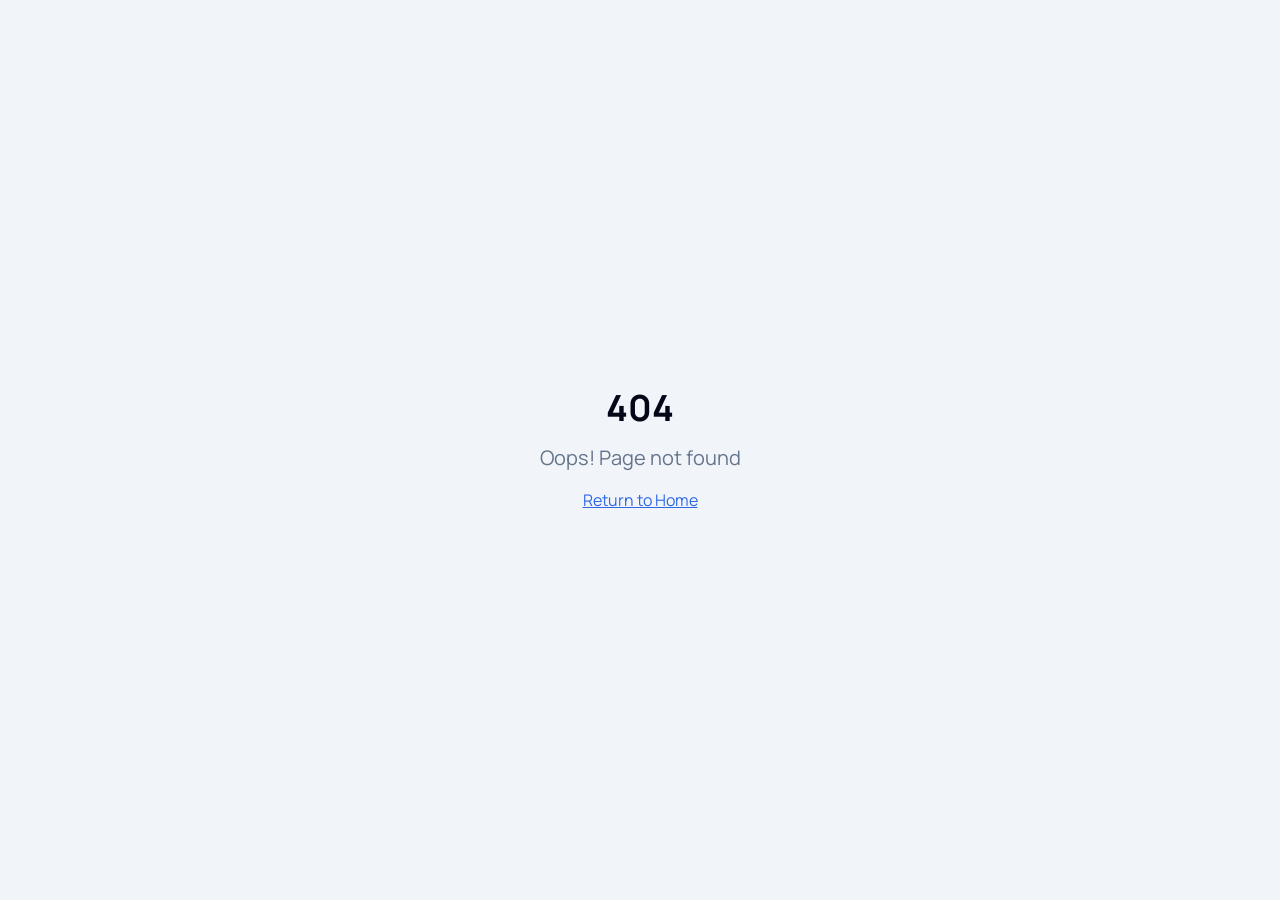
<file: index.html>
<!DOCTYPE html>
<html lang="en">
  <head><script>if(location.pathname==="/"&&!location.search&&!location.hash){location.replace("/ai-dashboard")}</script>
    <meta charset="UTF-8" />
    <meta name="viewport" content="width=device-width, initial-scale=1.0" />
    <link rel="icon" href="/heart-favicon.png" type="image/png" />
    <title>Cori - by Amit</title>
    <meta name="description" content="Lovable Generated Project" />
    <meta name="author" content="Lovable" />

    <meta property="og:title" content="chat-interface-replica" />
    <meta property="og:description" content="Lovable Generated Project" />
    <meta property="og:type" content="website" />
    <meta property="og:image" content="https://lovable.dev/opengraph-image-p98pqg.png" />

    <meta name="twitter:card" content="summary_large_image" />
    <meta name="twitter:site" content="@lovable_dev" />
    <meta name="twitter:image" content="https://lovable.dev/opengraph-image-p98pqg.png" />
    <script type="module" crossorigin src="/assets/index-CgzHQ2JP.js"></script>
    <link rel="stylesheet" crossorigin href="/assets/index-DSyJnQOG.css">
  </head>

  <body>
    <div id="root"></div>
    <!-- IMPORTANT: DO NOT REMOVE THIS SCRIPT TAG OR THIS VERY COMMENT! -->
    <script src="https://cdn.gpteng.co/gptengineer.js" type="module"></script>
  </body>
</html>
</file>
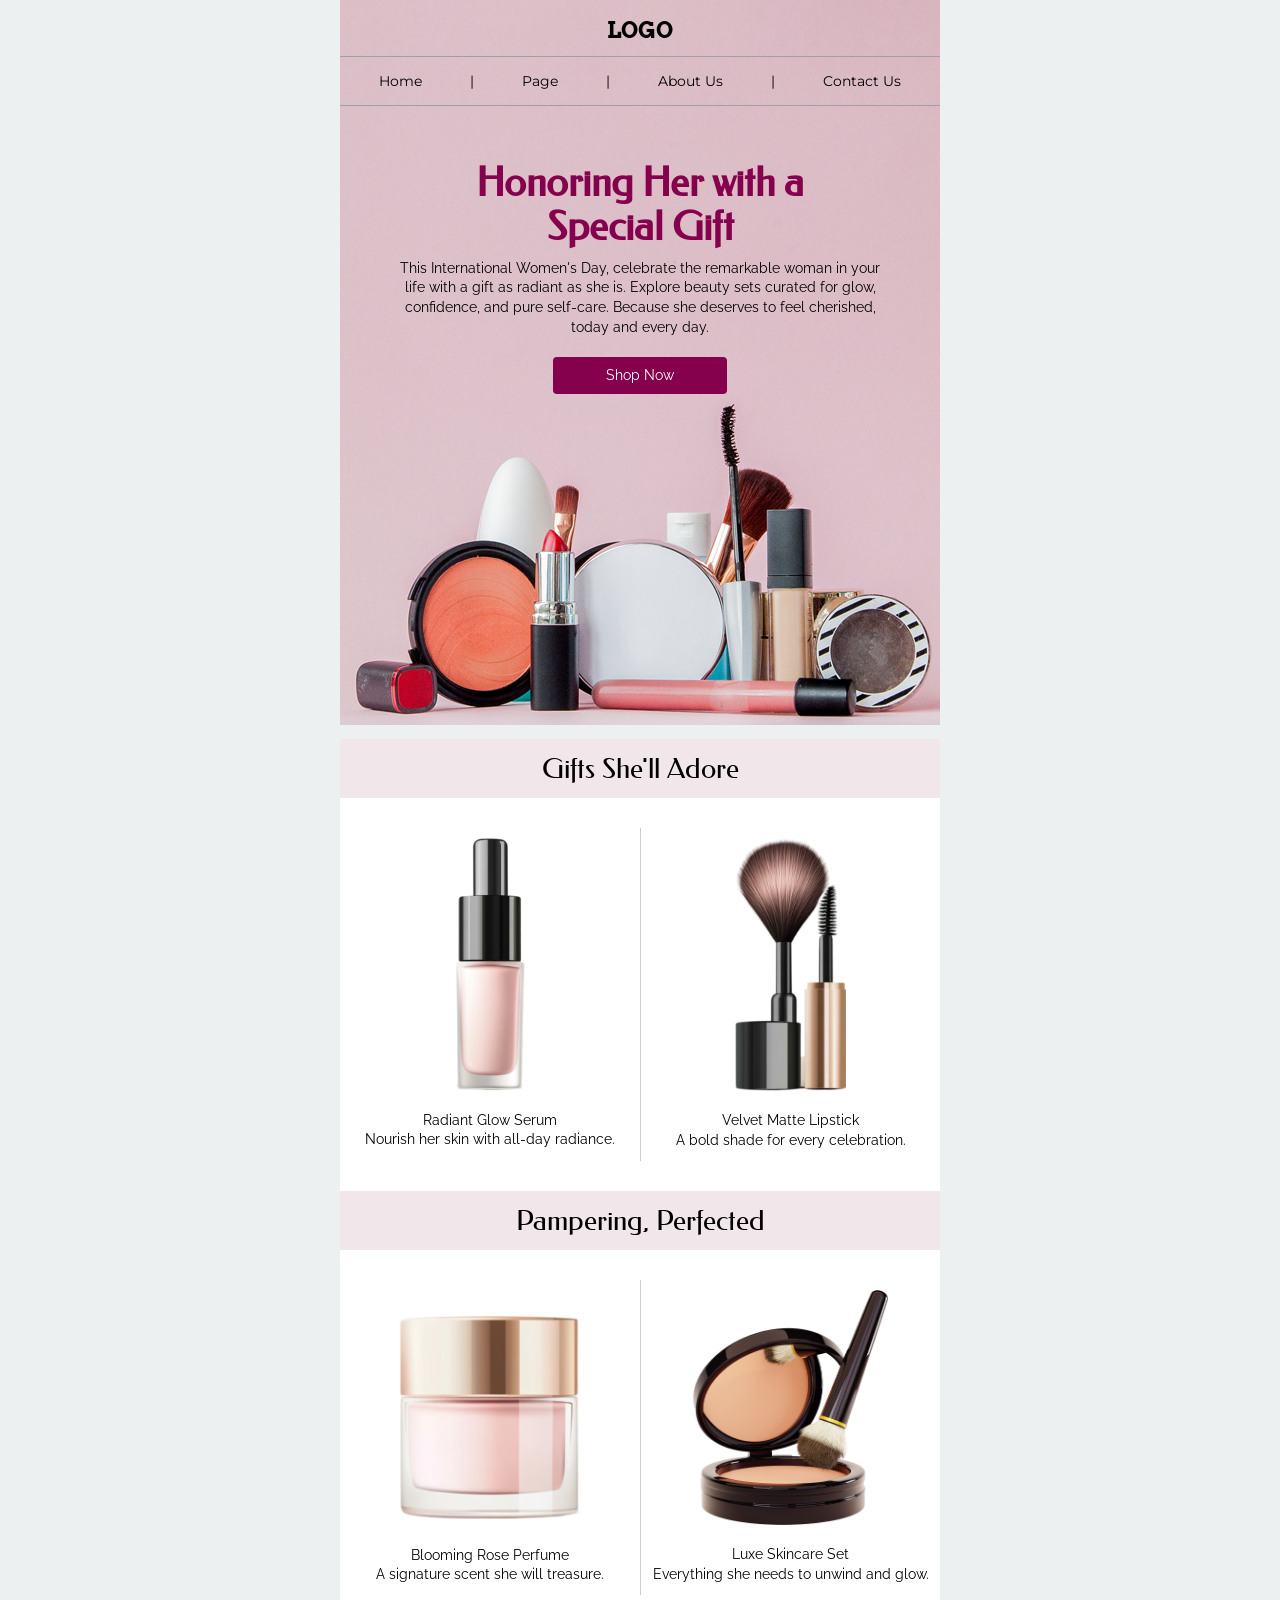
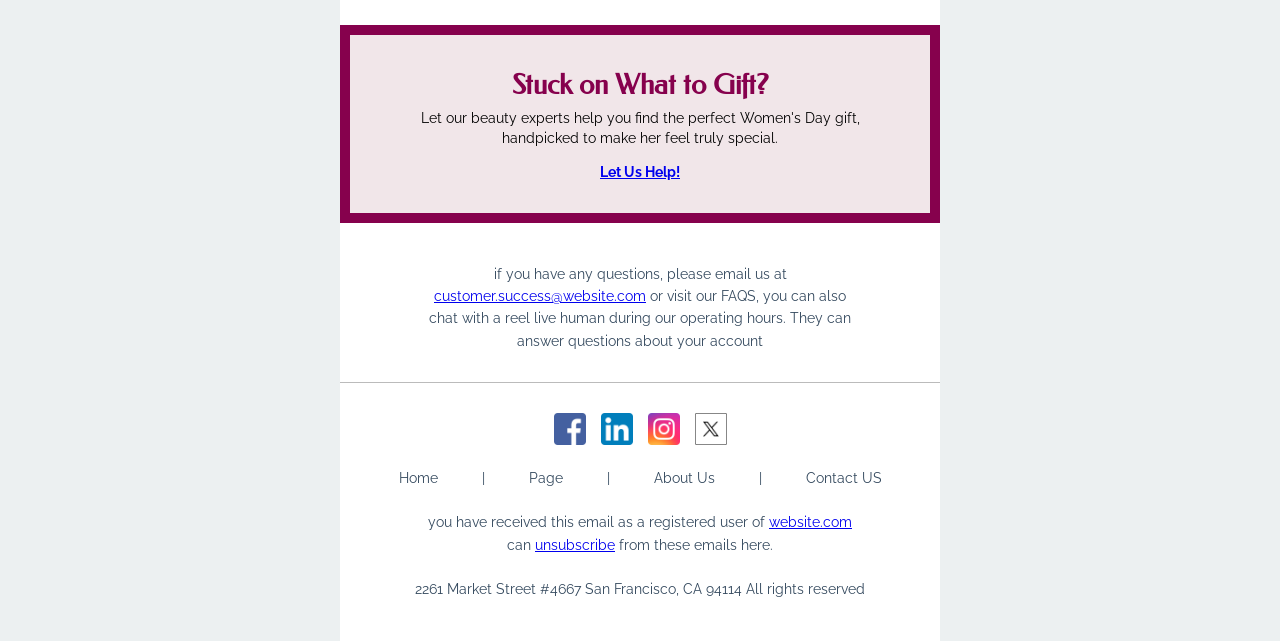
<file: email-templates/1784712844252-HfVOBLxtcUPdZ9fx/index.html>
<!DOCTYPE HTML PUBLIC "-//W3C//DTD XHTML 1.0 Transitional //EN" "http://www.w3.org/TR/xhtml1/DTD/xhtml1-transitional.dtd">
<html xmlns="http://www.w3.org/1999/xhtml" xmlns:v="urn:schemas-microsoft-com:vml" xmlns:o="urn:schemas-microsoft-com:office:office">
<head>
<!--[if gte mso 9]>
<xml>
  <o:OfficeDocumentSettings>
    <o:AllowPNG/>
    <o:PixelsPerInch>96</o:PixelsPerInch>
  </o:OfficeDocumentSettings>
</xml>
<![endif]-->
  <meta http-equiv="Content-Type" content="text/html; charset=UTF-8">
  <meta name="viewport" content="width=device-width, initial-scale=1.0">
  <meta name="x-apple-disable-message-reformatting">
  <!--[if !mso]><!--><meta http-equiv="X-UA-Compatible" content="IE=edge"><!--<![endif]-->
  
  
    <style type="text/css">
      
      @media only screen and (min-width: 620px) {
        .u-row {
          width: 600px !important;
        }

        .u-row .u-col {
          vertical-align: top;
        }

        
            .u-row .u-col-50 {
              width: 300px !important;
            }
          

            .u-row .u-col-100 {
              width: 600px !important;
            }
          
      }

      @media only screen and (max-width: 620px) {
        .u-row-container {
          max-width: 100% !important;
          padding-left: 0px !important;
          padding-right: 0px !important;
        }

        .u-row {
          width: 100% !important;
        }

        .u-row .u-col {
          display: block !important;
          width: 100% !important;
          min-width: 320px !important;
          max-width: 100% !important;
        }

        .u-row .u-col > div {
          margin: 0 auto;
        }

}
    
body{margin:0;padding:0}table,td,tr{border-collapse:collapse;vertical-align:top}.ie-container table,.mso-container table{table-layout:fixed}*{line-height:inherit}a[x-apple-data-detectors=true]{color:inherit!important;text-decoration:none!important}


@media (max-width: 480px) {
            .hide-mobile {
              
              max-height: 0px;
              overflow: hidden;
    
              display: none !important;
            }
          }
          

table, td { color: #000000; } @media (max-width: 480px) { #u_content_menu_1 .v-padding { padding: 0px 9px !important; } #u_content_heading_1 .v-container-padding-padding { padding: 40px 10px 10px !important; } #u_content_heading_1 .v-font-size { font-size: 34px !important; } #u_content_text_6 .v-container-padding-padding { padding: 0px 10px 10px !important; } #u_content_button_1 .v-size-width { width: 65% !important; } #u_content_image_4 .v-src-width { width: 19% !important; } #u_content_image_4 .v-src-max-width { max-width: 19% !important; } #u_content_text_4 .v-container-padding-padding { padding: 10px 10px 20px !important; } #u_column_9 .v-col-border { border-top: 1px solid #CCC !important;border-left: 0px solid transparent !important;border-right: 0px solid transparent !important;border-bottom: 0px solid transparent !important; } #u_content_image_5 .v-container-padding-padding { padding: 20px 10px 10px !important; } #u_content_image_5 .v-src-width { width: 31% !important; } #u_content_image_5 .v-src-max-width { max-width: 31% !important; } #u_content_text_5 .v-container-padding-padding { padding: 10px 10px 0px !important; } #u_content_image_3 .v-src-width { width: 56% !important; } #u_content_image_3 .v-src-max-width { max-width: 56% !important; } #u_content_text_3 .v-container-padding-padding { padding: 10px 10px 20px !important; } #u_column_6 .v-col-border { border-top: 1px solid #CCC !important;border-left: 0px solid transparent !important;border-right: 0px solid transparent !important;border-bottom: 0px solid transparent !important; } #u_content_image_2 .v-container-padding-padding { padding: 20px 10px 10px !important; } #u_content_image_2 .v-src-width { width: 60% !important; } #u_content_image_2 .v-src-max-width { max-width: 60% !important; } #u_content_text_2 .v-container-padding-padding { padding: 10px 10px 0px !important; } #u_content_heading_3 .v-font-size { font-size: 24px !important; } #u_content_text_1 .v-container-padding-padding { padding: 0px 10px 5px !important; } #u_content_text_8 .v-container-padding-padding { padding: 40px 10px 10px !important; } #u_content_menu_2 .v-padding { padding: 5px 10px !important; } }
    </style>
  
  

<!--[if !mso]><!--><link href="https://fonts.googleapis.com/css?family=Raleway:400,700&display=swap" rel="stylesheet" type="text/css"><link href="https://fonts.googleapis.com/css2?family=Arvo&display=swap" rel="stylesheet" type="text/css"><link href="https://fonts.googleapis.com/css?family=Montserrat:400,700&display=swap" rel="stylesheet" type="text/css"><link href="https://fonts.googleapis.com/css2?family=Federo&display=swap" rel="stylesheet" type="text/css"><!--<![endif]-->

</head>

<body class="clean-body u_body" style="margin: 0;padding: 0;-webkit-text-size-adjust: 100%;background-color: #ecf0f1;color: #000000">
  <!--[if IE]><div class="ie-container"><![endif]-->
  <!--[if mso]><div class="mso-container"><![endif]-->
  <table role="presentation" id="u_body" style="border-collapse: collapse;table-layout: fixed;border-spacing: 0;mso-table-lspace: 0pt;mso-table-rspace: 0pt;vertical-align: top;min-width: 320px;Margin: 0 auto;background-color: #ecf0f1;width:100%" cellpadding="0" cellspacing="0">
  <tbody>
  <tr style="vertical-align: top">
    <td style="word-break: break-word;border-collapse: collapse !important;vertical-align: top">
    <!--[if (mso)|(IE)]><table role="presentation" width="100%" cellpadding="0" cellspacing="0" border="0"><tr><td align="center" style="background-color: #ecf0f1;" bgcolor="#ecf0f1"><table role="presentation" cellpadding="0" cellspacing="0" border="0" width="600" align="center" style="border-collapse: collapse;"><tr><td style="padding:0;"><![endif]-->
    


<!--[if gte mso 9]>
<table role="presentation" cellpadding="0" cellspacing="0" border="0" width="600">
  <tr>
    <td background="https://cdn.templates.unlayer.com/assets/1738548990564-2.png" valign="top">
      <v:rect xmlns:v="urn:schemas-microsoft-com:vml" fill="true" stroke="false" style="width:600px;">
        <v:fill type="frame" src="https://cdn.templates.unlayer.com/assets/1738548990564-2.png" />
        <v:textbox style="mso-fit-shape-to-text:true" inset="0,0,0,0">
<![endif]-->

<div class="u-row-container" style="padding: 0px;background-image: url('images/image-9.png');background-repeat: no-repeat;background-position: center top;background-color: transparent;">
  <div class="u-row" style="margin: 0 auto;min-width: 320px;max-width: 600px;overflow-wrap: break-word;word-wrap: break-word;word-break: break-word;background-color: transparent;">
    <div style="border-collapse: collapse;display: table;width: 100%;height: 100%;background-color: transparent;">
      <!--[if (mso)|(IE)]><table role="presentation" width="100%" cellpadding="0" cellspacing="0" border="0"><tr><td style="padding: 0px;background-image: url('images/image-9.png');background-repeat: no-repeat;background-position: center top;background-color: transparent;"><table role="presentation" cellpadding="0" cellspacing="0" border="0" width="100%"><tr style="background-color: transparent;"><![endif]-->
      
<!--[if (mso)|(IE)]><td align="center" width="600" class="v-col-border" style="width: 600px;border-top: 0px solid transparent;border-left: 0px solid transparent;border-right: 0px solid transparent;border-bottom: 0px solid transparent;" valign="top"><table role="presentation" width="100%" cellpadding="0" cellspacing="0" border="0"><tr><td style="padding: 0px;"><![endif]-->
<div class="u-col u-col-100" style="max-width: 320px;min-width: 600px;display: table-cell;vertical-align: top;">
  <div style="height: 100%;width: 100% !important;">
  <!--[if (!mso)&(!IE)]><!--><div class="v-col-border" style="box-sizing: border-box; height: 100%; padding: 0px;border-top: 0px solid transparent;border-left: 0px solid transparent;border-right: 0px solid transparent;border-bottom: 0px solid transparent;"><!--<![endif]-->
  
<table style="font-family:'Raleway',sans-serif;" role="presentation" cellpadding="0" cellspacing="0" width="100%" border="0">
  <tbody>
    <tr>
      <td class="v-container-padding-padding" style="overflow-wrap:break-word;word-break:break-word;padding:15px 10px 5px;font-family:'Raleway',sans-serif;" align="left">
        
  <!--[if mso]><table role="presentation" width="100%"><tr><td><![endif]-->
    <h1 class="v-font-size" style="margin: 0px; line-height: 140%; text-align: center; word-wrap: break-word; font-family: Arvo; font-size: 22px; font-weight: 400;"><span><strong>LOGO</strong></span></h1>
  <!--[if mso]></td></tr></table><![endif]-->

      </td>
    </tr>
  </tbody>
</table>

<table style="font-family:'Raleway',sans-serif;" role="presentation" cellpadding="0" cellspacing="0" width="100%" border="0">
  <tbody>
    <tr>
      <td class="v-container-padding-padding" style="overflow-wrap:break-word;word-break:break-word;padding:5px 0px 0px;font-family:'Raleway',sans-serif;" align="left">
        
  <table role="presentation" aria-label="divider" align="center" border="0" cellpadding="0" cellspacing="0" width="100%" style="border-collapse: collapse;table-layout: fixed;border-spacing: 0;mso-table-lspace: 0pt;mso-table-rspace: 0pt;vertical-align: top;-ms-text-size-adjust: 100%;-webkit-text-size-adjust: 100%">
    <tbody>
      <tr style="vertical-align: top">
        <td style="word-break: break-word;border-collapse: collapse !important;vertical-align: top;border-top: 1px solid #95a5a6;font-size: 0px;line-height: 0px;mso-line-height-rule: exactly;-ms-text-size-adjust: 100%;-webkit-text-size-adjust: 100%">
          <!--[if gte mso 15]>&nbsp;<![endif]-->
        </td>
      </tr>
    </tbody>
  </table>

      </td>
    </tr>
  </tbody>
</table>

<table id="u_content_menu_1" style="font-family:'Raleway',sans-serif;" role="presentation" cellpadding="0" cellspacing="0" width="100%" border="0">
  <tbody>
    <tr>
      <td class="v-container-padding-padding" style="overflow-wrap:break-word;word-break:break-word;padding:5px 10px;font-family:'Raleway',sans-serif;" align="left">
        
<div aria-label="menu" class="menu" style="text-align:center;">
<!--[if (mso)|(IE)]><table role="presentation" border="0" cellpadding="0" cellspacing="0" align="center" style=""><tr><![endif]-->

  <!--[if (mso)|(IE)]><td style="padding:10px 22px"><![endif]-->
  
    <a aria-label="Menu item - Home" href="https://www.unlayer.com" target="_self" style="padding: 10px 22px; display: inline-block; color: rgb(0, 0, 0); font-family: Montserrat, sans-serif; font-size: 14px; text-decoration: none; line-height: inherit;" class="v-padding v-font-size">Home
    </a>
  
  <!--[if (mso)|(IE)]></td><![endif]-->
  
    <!--[if (mso)|(IE)]><td style="padding:10px 22px"><![endif]-->
    <span aria-label="menu separator" style="padding:10px 22px;display:inline-block;color:#000000;font-family:'Montserrat',sans-serif;font-size:14px;" class="v-padding v-font-size hide-mobile">
      |
    </span>
    <!--[if (mso)|(IE)]></td><![endif]-->
  

  <!--[if (mso)|(IE)]><td style="padding:10px 22px"><![endif]-->
  
    <a aria-label="Menu item - Page" href="https://www.unlayer.com" target="_self" style="padding: 10px 22px; display: inline-block; color: rgb(0, 0, 0); font-family: Montserrat, sans-serif; font-size: 14px; text-decoration: none; line-height: inherit;" class="v-padding v-font-size">Page
    </a>
  
  <!--[if (mso)|(IE)]></td><![endif]-->
  
    <!--[if (mso)|(IE)]><td style="padding:10px 22px"><![endif]-->
    <span aria-label="menu separator" style="padding:10px 22px;display:inline-block;color:#000000;font-family:'Montserrat',sans-serif;font-size:14px;" class="v-padding v-font-size hide-mobile">
      |
    </span>
    <!--[if (mso)|(IE)]></td><![endif]-->
  

  <!--[if (mso)|(IE)]><td style="padding:10px 22px"><![endif]-->
  
    <a aria-label="Menu item - About Us" href="https://www.unlayer.com" target="_self" style="padding: 10px 22px; display: inline-block; color: rgb(0, 0, 0); font-family: Montserrat, sans-serif; font-size: 14px; text-decoration: none; line-height: inherit;" class="v-padding v-font-size">About Us
    </a>
  
  <!--[if (mso)|(IE)]></td><![endif]-->
  
    <!--[if (mso)|(IE)]><td style="padding:10px 22px"><![endif]-->
    <span aria-label="menu separator" style="padding:10px 22px;display:inline-block;color:#000000;font-family:'Montserrat',sans-serif;font-size:14px;" class="v-padding v-font-size hide-mobile">
      |
    </span>
    <!--[if (mso)|(IE)]></td><![endif]-->
  

  <!--[if (mso)|(IE)]><td style="padding:10px 22px"><![endif]-->
  
    <a aria-label="Menu item - Contact Us" href="https://www.unlayer.com" target="_self" style="padding: 10px 22px; display: inline-block; color: rgb(0, 0, 0); font-family: Montserrat, sans-serif; font-size: 14px; text-decoration: none; line-height: inherit;" class="v-padding v-font-size">Contact Us
    </a>
  
  <!--[if (mso)|(IE)]></td><![endif]-->
  

<!--[if (mso)|(IE)]></tr></table><![endif]-->
</div>

      </td>
    </tr>
  </tbody>
</table>

<table style="font-family:'Raleway',sans-serif;" role="presentation" cellpadding="0" cellspacing="0" width="100%" border="0">
  <tbody>
    <tr>
      <td class="v-container-padding-padding" style="overflow-wrap:break-word;word-break:break-word;padding:0px 0px 5px;font-family:'Raleway',sans-serif;" align="left">
        
  <table role="presentation" aria-label="divider" align="center" border="0" cellpadding="0" cellspacing="0" width="100%" style="border-collapse: collapse;table-layout: fixed;border-spacing: 0;mso-table-lspace: 0pt;mso-table-rspace: 0pt;vertical-align: top;-ms-text-size-adjust: 100%;-webkit-text-size-adjust: 100%">
    <tbody>
      <tr style="vertical-align: top">
        <td style="word-break: break-word;border-collapse: collapse !important;vertical-align: top;border-top: 1px solid #95a5a6;font-size: 0px;line-height: 0px;mso-line-height-rule: exactly;-ms-text-size-adjust: 100%;-webkit-text-size-adjust: 100%">
          <!--[if gte mso 15]>&nbsp;<![endif]-->
        </td>
      </tr>
    </tbody>
  </table>

      </td>
    </tr>
  </tbody>
</table>

<table id="u_content_heading_1" style="font-family:'Raleway',sans-serif;" role="presentation" cellpadding="0" cellspacing="0" width="100%" border="0">
  <tbody>
    <tr>
      <td class="v-container-padding-padding" style="overflow-wrap:break-word;word-break:break-word;padding:50px 10px 10px;font-family:'Raleway',sans-serif;" align="left">
        
  <!--[if mso]><table role="presentation" width="100%"><tr><td><![endif]-->
    <h1 class="v-font-size" style="margin: 0px; color: #86014d; line-height: 110%; text-align: center; word-wrap: break-word; font-family: Federo; font-size: 40px; font-weight: 400;"><strong><span style="line-height: 38.5px;">Honoring Her with a<br />Special Gift</span></strong></h1>
  <!--[if mso]></td></tr></table><![endif]-->

      </td>
    </tr>
  </tbody>
</table>

<table id="u_content_text_6" style="font-family:'Raleway',sans-serif;" role="presentation" cellpadding="0" cellspacing="0" width="100%" border="0">
  <tbody>
    <tr>
      <td class="v-container-padding-padding" style="overflow-wrap:break-word;word-break:break-word;padding:0px 60px 10px;font-family:'Raleway',sans-serif;" align="left">
        
  <div class="v-font-size" style="font-size: 14px; line-height: 140%; text-align: center; word-wrap: break-word;">
    <p style="line-height: 140%; margin: 0px;">This International Women's Day, celebrate the remarkable woman in your life with a gift as radiant as she is. Explore beauty sets curated for glow, confidence, and pure self-care. Because she deserves to feel cherished, today and every day.</p>
  </div>

      </td>
    </tr>
  </tbody>
</table>

<table id="u_content_button_1" style="font-family:'Raleway',sans-serif;" role="presentation" cellpadding="0" cellspacing="0" width="100%" border="0">
  <tbody>
    <tr>
      <td class="v-container-padding-padding" style="overflow-wrap:break-word;word-break:break-word;padding:10px 10px 345px;font-family:'Raleway',sans-serif;" align="left">
        
  <!--[if mso]><style>.v-button {background: transparent !important;}</style><![endif]-->
<div align="center">
  <!--[if mso]><table role="presentation" border="0" cellspacing="0" cellpadding="0"><tr><td align="center" bgcolor="#86014d" style="padding:10px 20px;" valign="top"><![endif]-->
    <a href="https://unlayer.com" target="_blank" class="v-button v-size-width v-font-size" style="box-sizing: border-box; display: inline-block; text-decoration: none; text-size-adjust: none; text-align: center; color: rgb(255, 255, 255); background: rgb(134, 1, 77); border-radius: 4px; width: 30%; max-width: 100%; word-break: break-word; overflow-wrap: break-word; font-size: 14px; line-height: inherit;"><span class="v-padding" style="display:block;padding:10px 20px;line-height:120%;"><span style="font-size: 14px; line-height: 16.8px;">Shop Now</span></span>
    </a>
    <!--[if mso]></td></tr></table><![endif]-->
</div>

      </td>
    </tr>
  </tbody>
</table>

  <!--[if (!mso)&(!IE)]><!--></div><!--<![endif]-->
  </div>
</div>
<!--[if (mso)|(IE)]></td></tr></table></td><![endif]-->
      <!--[if (mso)|(IE)]></tr></table></td></tr></table><![endif]-->
    </div>
  </div>
</div>

<!--[if gte mso 9]>
        </v:textbox>
      </v:rect>
    </td>
  </tr>
</table>
<![endif]-->





<div class="u-row-container" style="padding: 0px;background-color: transparent;">
  <div class="u-row" style="margin: 0 auto;min-width: 320px;max-width: 600px;overflow-wrap: break-word;word-wrap: break-word;word-break: break-word;background-color: transparent;">
    <div style="border-collapse: collapse;display: table;width: 100%;height: 100%;background-color: transparent;">
      <!--[if (mso)|(IE)]><table role="presentation" width="100%" cellpadding="0" cellspacing="0" border="0"><tr><td style="padding: 0px;background-color: transparent;"><table role="presentation" cellpadding="0" cellspacing="0" border="0" width="100%"><tr style="background-color: transparent;"><![endif]-->
      
<!--[if (mso)|(IE)]><td align="center" width="600" class="v-col-border" style="background-color: #f1e6e9;width: 600px;border-top: 0px solid transparent;border-left: 0px solid transparent;border-right: 0px solid transparent;border-bottom: 0px solid transparent;border-radius: 0px;-webkit-border-radius: 0px; -moz-border-radius: 0px;" valign="top"><table role="presentation" width="100%" cellpadding="0" cellspacing="0" border="0"><tr><td style="padding: 0px;"><![endif]-->
<div class="u-col u-col-100" style="max-width: 320px;min-width: 600px;display: table-cell;vertical-align: top;">
  <div style="background-color: #f1e6e9;height: 100%;width: 100% !important;border-radius: 0px;-webkit-border-radius: 0px; -moz-border-radius: 0px;">
  <!--[if (!mso)&(!IE)]><!--><div class="v-col-border" style="box-sizing: border-box; height: 100%; padding: 0px;border-top: 0px solid transparent;border-left: 0px solid transparent;border-right: 0px solid transparent;border-bottom: 0px solid transparent;border-radius: 0px;-webkit-border-radius: 0px; -moz-border-radius: 0px;"><!--<![endif]-->
  
<table style="font-family:'Raleway',sans-serif;" role="presentation" cellpadding="0" cellspacing="0" width="100%" border="0">
  <tbody>
    <tr>
      <td class="v-container-padding-padding" style="overflow-wrap:break-word;word-break:break-word;padding:10px;font-family:'Raleway',sans-serif;" align="left">
        
  <!--[if mso]><table role="presentation" width="100%"><tr><td><![endif]-->
    <h1 class="v-font-size" style="margin: 0px; line-height: 140%; text-align: center; word-wrap: break-word; font-family: Federo; font-size: 28px; font-weight: 400;"><span>Gifts She'll Adore</span></h1>
  <!--[if mso]></td></tr></table><![endif]-->

      </td>
    </tr>
  </tbody>
</table>

<table style="font-family:'Raleway',sans-serif;" role="presentation" cellpadding="0" cellspacing="0" width="100%" border="0">
  <tbody>
    <tr>
      <td class="v-container-padding-padding" style="overflow-wrap:break-word;word-break:break-word;padding:0px;font-family:'Raleway',sans-serif;" align="left">
        
  <table role="presentation" aria-label="divider" align="center" border="0" cellpadding="0" cellspacing="0" width="100%" style="border-collapse: collapse;table-layout: fixed;border-spacing: 0;mso-table-lspace: 0pt;mso-table-rspace: 0pt;vertical-align: top;-ms-text-size-adjust: 100%;-webkit-text-size-adjust: 100%">
    <tbody>
      <tr style="vertical-align: top">
        <td style="word-break: break-word;border-collapse: collapse !important;vertical-align: top;border-top: 30px solid #ffffff;font-size: 0px;line-height: 0px;mso-line-height-rule: exactly;-ms-text-size-adjust: 100%;-webkit-text-size-adjust: 100%">
          <!--[if gte mso 15]>&nbsp;<![endif]-->
        </td>
      </tr>
    </tbody>
  </table>

      </td>
    </tr>
  </tbody>
</table>

  <!--[if (!mso)&(!IE)]><!--></div><!--<![endif]-->
  </div>
</div>
<!--[if (mso)|(IE)]></td></tr></table></td><![endif]-->
      <!--[if (mso)|(IE)]></tr></table></td></tr></table><![endif]-->
    </div>
  </div>
</div>





<div class="u-row-container" style="padding: 0px;background-color: transparent;">
  <div class="u-row" style="margin: 0 auto;min-width: 320px;max-width: 600px;overflow-wrap: break-word;word-wrap: break-word;word-break: break-word;background-color: transparent;">
    <div style="border-collapse: collapse;display: table;width: 100%;height: 100%;background-color: transparent;">
      <!--[if (mso)|(IE)]><table role="presentation" width="100%" cellpadding="0" cellspacing="0" border="0"><tr><td style="padding: 0px;background-color: transparent;"><table role="presentation" cellpadding="0" cellspacing="0" border="0" width="100%"><tr style="background-color: transparent;"><![endif]-->
      
<!--[if (mso)|(IE)]><td align="center" width="300" class="v-col-border" style="background-color: #ffffff;width: 300px;border-top: 0px solid transparent;border-left: 0px solid transparent;border-right: 0px solid transparent;border-bottom: 0px solid transparent;border-radius: 0px;-webkit-border-radius: 0px; -moz-border-radius: 0px;" valign="top"><table role="presentation" width="100%" cellpadding="0" cellspacing="0" border="0"><tr><td style="padding: 0px;"><![endif]-->
<div class="u-col u-col-50" style="max-width: 320px;min-width: 300px;display: table-cell;vertical-align: top;">
  <div style="background-color: #ffffff;height: 100%;width: 100% !important;border-radius: 0px;-webkit-border-radius: 0px; -moz-border-radius: 0px;">
  <!--[if (!mso)&(!IE)]><!--><div class="v-col-border" style="box-sizing: border-box; height: 100%; padding: 0px;border-top: 0px solid transparent;border-left: 0px solid transparent;border-right: 0px solid transparent;border-bottom: 0px solid transparent;border-radius: 0px;-webkit-border-radius: 0px; -moz-border-radius: 0px;"><!--<![endif]-->
  
<table id="u_content_image_4" style="font-family:'Raleway',sans-serif;" role="presentation" cellpadding="0" cellspacing="0" width="100%" border="0">
  <tbody>
    <tr>
      <td class="v-container-padding-padding" style="overflow-wrap:break-word;word-break:break-word;padding:10px;font-family:'Raleway',sans-serif;" align="left">
        
<table role="presentation" width="100%" cellpadding="0" cellspacing="0" border="0">
  <tr>
    <td style="padding-right: 0px;padding-left: 0px;" align="center">
      
      <!--[if mso]><img align="center" border="0" src="https://cdn.templates.unlayer.com/assets/1738549732524-Layer%202.png?w=140px" alt="Pink cosmetic bottle, black cap." title="Pink cosmetic bottle, black cap." style="outline: none;text-decoration: none;-ms-interpolation-mode: bicubic;clear: both;display: inline-block !important;border: none;float: none;" width="70" height="253" class="v-src-width v-src-max-width"/><![endif]--><!--[if !mso]><!--><img align="center" border="0" src="images/image-1.png" alt="Pink cosmetic bottle, black cap." title="Pink cosmetic bottle, black cap." style="outline: none;text-decoration: none;-ms-interpolation-mode: bicubic;clear: both;display: inline-block !important;border: none;height: auto;float: none;width: 25%;max-width: 70px;" width="70" class="v-src-width v-src-max-width"/><!--<![endif]-->
      
    </td>
  </tr>
</table>

      </td>
    </tr>
  </tbody>
</table>

<table id="u_content_text_4" style="font-family:'Raleway',sans-serif;" role="presentation" cellpadding="0" cellspacing="0" width="100%" border="0">
  <tbody>
    <tr>
      <td class="v-container-padding-padding" style="overflow-wrap:break-word;word-break:break-word;padding:10px;font-family:'Raleway',sans-serif;" align="left">

  <div class="v-font-size" style="font-size: 14px; line-height: 140%; text-align: center; word-wrap: break-word;">
    <p style="line-height: 140%; margin: 0px;">Radiant Glow Serum</p>
<p style="line-height: 140%; margin: 0px;">Nourish her skin with all-day radiance.</p>
  </div>

      </td>
    </tr>
  </tbody>
</table>

  <!--[if (!mso)&(!IE)]><!--></div><!--<![endif]-->
  </div>
</div>
<!--[if (mso)|(IE)]></td></tr></table></td><![endif]-->
<!--[if (mso)|(IE)]><td align="center" width="299" class="v-col-border" style="background-color: #ffffff;width: 299px;border-top: 0px solid transparent;border-left: 1px solid #CCC;border-right: 0px solid transparent;border-bottom: 0px solid transparent;border-radius: 0px;-webkit-border-radius: 0px; -moz-border-radius: 0px;" valign="top"><table role="presentation" width="100%" cellpadding="0" cellspacing="0" border="0"><tr><td style="padding: 0px;"><![endif]-->
<div id="u_column_9" class="u-col u-col-50" style="max-width: 320px;min-width: 300px;display: table-cell;vertical-align: top;">
  <div style="background-color: #ffffff;height: 100%;width: 100% !important;border-radius: 0px;-webkit-border-radius: 0px; -moz-border-radius: 0px;">
  <!--[if (!mso)&(!IE)]><!--><div class="v-col-border" style="box-sizing: border-box; height: 100%; padding: 0px;border-top: 0px solid transparent;border-left: 1px solid #CCC;border-right: 0px solid transparent;border-bottom: 0px solid transparent;border-radius: 0px;-webkit-border-radius: 0px; -moz-border-radius: 0px;"><!--<![endif]-->
  
<table id="u_content_image_5" style="font-family:'Raleway',sans-serif;" role="presentation" cellpadding="0" cellspacing="0" width="100%" border="0">
  <tbody>
    <tr>
      <td class="v-container-padding-padding" style="overflow-wrap:break-word;word-break:break-word;padding:10px;font-family:'Raleway',sans-serif;" align="left">
        
<table role="presentation" width="100%" cellpadding="0" cellspacing="0" border="0">
  <tr>
    <td style="padding-right: 0px;padding-left: 0px;" align="center">
      
      <!--[if mso]><img align="center" border="0" src="https://cdn.templates.unlayer.com/assets/1738549793587-Layer%201.png?w=223.2px" alt="image" title="image" style="outline: none;text-decoration: none;-ms-interpolation-mode: bicubic;clear: both;display: inline-block !important;border: none;float: none;" width="112" height="253" class="v-src-width v-src-max-width"/><![endif]--><!--[if !mso]><!--><img align="center" border="0" src="images/image-2.png" alt="image" title="image" style="outline: none;text-decoration: none;-ms-interpolation-mode: bicubic;clear: both;display: inline-block !important;border: none;height: auto;float: none;width: 40%;max-width: 111.6px;" width="111.6" class="v-src-width v-src-max-width"/><!--<![endif]-->
      
    </td>
  </tr>
</table>

      </td>
    </tr>
  </tbody>
</table>

<table id="u_content_text_5" style="font-family:'Raleway',sans-serif;" role="presentation" cellpadding="0" cellspacing="0" width="100%" border="0">
  <tbody>
    <tr>
      <td class="v-container-padding-padding" style="overflow-wrap:break-word;word-break:break-word;padding:10px;font-family:'Raleway',sans-serif;" align="left">

  <div class="v-font-size" style="font-size: 14px; line-height: 140%; text-align: center; word-wrap: break-word;">
    <p style="line-height: 140%; margin: 0px;">Velvet Matte Lipstick</p>
<p style="line-height: 140%; margin: 0px;">A bold shade for every celebration.</p>
  </div>

      </td>
    </tr>
  </tbody>
</table>

  <!--[if (!mso)&(!IE)]><!--></div><!--<![endif]-->
  </div>
</div>
<!--[if (mso)|(IE)]></td></tr></table></td><![endif]-->
      <!--[if (mso)|(IE)]></tr></table></td></tr></table><![endif]-->
    </div>
  </div>
</div>





<div class="u-row-container" style="padding: 0px;background-color: transparent;">
  <div class="u-row" style="margin: 0 auto;min-width: 320px;max-width: 600px;overflow-wrap: break-word;word-wrap: break-word;word-break: break-word;background-color: transparent;">
    <div style="border-collapse: collapse;display: table;width: 100%;height: 100%;background-color: transparent;">
      <!--[if (mso)|(IE)]><table role="presentation" width="100%" cellpadding="0" cellspacing="0" border="0"><tr><td style="padding: 0px;background-color: transparent;"><table role="presentation" cellpadding="0" cellspacing="0" border="0" width="100%"><tr style="background-color: transparent;"><![endif]-->
      
<!--[if (mso)|(IE)]><td align="center" width="600" class="v-col-border" style="background-color: #f1e6e9;width: 600px;border-top: 0px solid transparent;border-left: 0px solid transparent;border-right: 0px solid transparent;border-bottom: 0px solid transparent;border-radius: 0px;-webkit-border-radius: 0px; -moz-border-radius: 0px;" valign="top"><table role="presentation" width="100%" cellpadding="0" cellspacing="0" border="0"><tr><td style="padding: 0px;"><![endif]-->
<div class="u-col u-col-100" style="max-width: 320px;min-width: 600px;display: table-cell;vertical-align: top;">
  <div style="background-color: #f1e6e9;height: 100%;width: 100% !important;border-radius: 0px;-webkit-border-radius: 0px; -moz-border-radius: 0px;">
  <!--[if (!mso)&(!IE)]><!--><div class="v-col-border" style="box-sizing: border-box; height: 100%; padding: 0px;border-top: 0px solid transparent;border-left: 0px solid transparent;border-right: 0px solid transparent;border-bottom: 0px solid transparent;border-radius: 0px;-webkit-border-radius: 0px; -moz-border-radius: 0px;"><!--<![endif]-->
  
<table style="font-family:'Raleway',sans-serif;" role="presentation" cellpadding="0" cellspacing="0" width="100%" border="0">
  <tbody>
    <tr>
      <td class="v-container-padding-padding" style="overflow-wrap:break-word;word-break:break-word;padding:0px;font-family:'Raleway',sans-serif;" align="left">
        
  <table role="presentation" aria-label="divider" align="center" border="0" cellpadding="0" cellspacing="0" width="100%" style="border-collapse: collapse;table-layout: fixed;border-spacing: 0;mso-table-lspace: 0pt;mso-table-rspace: 0pt;vertical-align: top;-ms-text-size-adjust: 100%;-webkit-text-size-adjust: 100%">
    <tbody>
      <tr style="vertical-align: top">
        <td style="word-break: break-word;border-collapse: collapse !important;vertical-align: top;border-top: 30px solid #ffffff;font-size: 0px;line-height: 0px;mso-line-height-rule: exactly;-ms-text-size-adjust: 100%;-webkit-text-size-adjust: 100%">
          <!--[if gte mso 15]>&nbsp;<![endif]-->
        </td>
      </tr>
    </tbody>
  </table>

      </td>
    </tr>
  </tbody>
</table>

<table style="font-family:'Raleway',sans-serif;" role="presentation" cellpadding="0" cellspacing="0" width="100%" border="0">
  <tbody>
    <tr>
      <td class="v-container-padding-padding" style="overflow-wrap:break-word;word-break:break-word;padding:10px;font-family:'Raleway',sans-serif;" align="left">

  <!--[if mso]><table role="presentation" width="100%"><tr><td><![endif]-->
    <h1 class="v-font-size" style="margin: 0px; line-height: 140%; text-align: center; word-wrap: break-word; font-family: Federo; font-size: 28px; font-weight: 400;"><span>Pampering, Perfected</span></h1>
  <!--[if mso]></td></tr></table><![endif]-->

      </td>
    </tr>
  </tbody>
</table>

<table style="font-family:'Raleway',sans-serif;" role="presentation" cellpadding="0" cellspacing="0" width="100%" border="0">
  <tbody>
    <tr>
      <td class="v-container-padding-padding" style="overflow-wrap:break-word;word-break:break-word;padding:0px;font-family:'Raleway',sans-serif;" align="left">
        
  <table role="presentation" aria-label="divider" align="center" border="0" cellpadding="0" cellspacing="0" width="100%" style="border-collapse: collapse;table-layout: fixed;border-spacing: 0;mso-table-lspace: 0pt;mso-table-rspace: 0pt;vertical-align: top;-ms-text-size-adjust: 100%;-webkit-text-size-adjust: 100%">
    <tbody>
      <tr style="vertical-align: top">
        <td style="word-break: break-word;border-collapse: collapse !important;vertical-align: top;border-top: 30px solid #ffffff;font-size: 0px;line-height: 0px;mso-line-height-rule: exactly;-ms-text-size-adjust: 100%;-webkit-text-size-adjust: 100%">
          <!--[if gte mso 15]>&nbsp;<![endif]-->
        </td>
      </tr>
    </tbody>
  </table>

      </td>
    </tr>
  </tbody>
</table>

  <!--[if (!mso)&(!IE)]><!--></div><!--<![endif]-->
  </div>
</div>
<!--[if (mso)|(IE)]></td></tr></table></td><![endif]-->
      <!--[if (mso)|(IE)]></tr></table></td></tr></table><![endif]-->
    </div>
  </div>
</div>





<div class="u-row-container" style="padding: 0px;background-color: transparent;">
  <div class="u-row" style="margin: 0 auto;min-width: 320px;max-width: 600px;overflow-wrap: break-word;word-wrap: break-word;word-break: break-word;background-color: transparent;">
    <div style="border-collapse: collapse;display: table;width: 100%;height: 100%;background-color: transparent;">
      <!--[if (mso)|(IE)]><table role="presentation" width="100%" cellpadding="0" cellspacing="0" border="0"><tr><td style="padding: 0px;background-color: transparent;"><table role="presentation" cellpadding="0" cellspacing="0" border="0" width="100%"><tr style="background-color: transparent;"><![endif]-->
      
<!--[if (mso)|(IE)]><td align="center" width="300" class="v-col-border" style="background-color: #ffffff;width: 300px;border-top: 0px solid transparent;border-left: 0px solid transparent;border-right: 0px solid transparent;border-bottom: 0px solid transparent;border-radius: 0px;-webkit-border-radius: 0px; -moz-border-radius: 0px;" valign="top"><table role="presentation" width="100%" cellpadding="0" cellspacing="0" border="0"><tr><td style="padding: 0px;"><![endif]-->
<div class="u-col u-col-50" style="max-width: 320px;min-width: 300px;display: table-cell;vertical-align: top;">
  <div style="background-color: #ffffff;height: 100%;width: 100% !important;border-radius: 0px;-webkit-border-radius: 0px; -moz-border-radius: 0px;">
  <!--[if (!mso)&(!IE)]><!--><div class="v-col-border" style="box-sizing: border-box; height: 100%; padding: 0px;border-top: 0px solid transparent;border-left: 0px solid transparent;border-right: 0px solid transparent;border-bottom: 0px solid transparent;border-radius: 0px;-webkit-border-radius: 0px; -moz-border-radius: 0px;"><!--<![endif]-->
  
<table id="u_content_image_3" style="font-family:'Raleway',sans-serif;" role="presentation" cellpadding="0" cellspacing="0" width="100%" border="0">
  <tbody>
    <tr>
      <td class="v-container-padding-padding" style="overflow-wrap:break-word;word-break:break-word;padding:35px 10px 17px;font-family:'Raleway',sans-serif;" align="left">
        
<table role="presentation" width="100%" cellpadding="0" cellspacing="0" border="0">
  <tr>
    <td style="padding-right: 0px;padding-left: 0px;" align="center">
      
      <!--[if mso]><img align="center" border="0" src="https://cdn.templates.unlayer.com/assets/1738550099035-Layer%203.png?w=364px" alt="image" title="image" style="outline: none;text-decoration: none;-ms-interpolation-mode: bicubic;clear: both;display: inline-block !important;border: none;float: none;" width="182" height="204" class="v-src-width v-src-max-width"/><![endif]--><!--[if !mso]><!--><img align="center" border="0" src="images/image-3.png" alt="image" title="image" style="outline: none;text-decoration: none;-ms-interpolation-mode: bicubic;clear: both;display: inline-block !important;border: none;height: auto;float: none;width: 65%;max-width: 182px;" width="182" class="v-src-width v-src-max-width"/><!--<![endif]-->
      
    </td>
  </tr>
</table>

      </td>
    </tr>
  </tbody>
</table>

<table id="u_content_text_3" style="font-family:'Raleway',sans-serif;" role="presentation" cellpadding="0" cellspacing="0" width="100%" border="0">
  <tbody>
    <tr>
      <td class="v-container-padding-padding" style="overflow-wrap:break-word;word-break:break-word;padding:10px;font-family:'Raleway',sans-serif;" align="left">

  <div class="v-font-size" style="font-size: 14px; line-height: 140%; text-align: center; word-wrap: break-word;">
    <p style="line-height: 140%; margin: 0px;">Blooming Rose Perfume</p>
<p style="line-height: 140%; margin: 0px;">A signature scent she will treasure.</p>
  </div>

      </td>
    </tr>
  </tbody>
</table>

  <!--[if (!mso)&(!IE)]><!--></div><!--<![endif]-->
  </div>
</div>
<!--[if (mso)|(IE)]></td></tr></table></td><![endif]-->
<!--[if (mso)|(IE)]><td align="center" width="299" class="v-col-border" style="background-color: #ffffff;width: 299px;border-top: 0px solid transparent;border-left: 1px solid #CCC;border-right: 0px solid transparent;border-bottom: 0px solid transparent;border-radius: 0px;-webkit-border-radius: 0px; -moz-border-radius: 0px;" valign="top"><table role="presentation" width="100%" cellpadding="0" cellspacing="0" border="0"><tr><td style="padding: 0px;"><![endif]-->
<div id="u_column_6" class="u-col u-col-50" style="max-width: 320px;min-width: 300px;display: table-cell;vertical-align: top;">
  <div style="background-color: #ffffff;height: 100%;width: 100% !important;border-radius: 0px;-webkit-border-radius: 0px; -moz-border-radius: 0px;">
  <!--[if (!mso)&(!IE)]><!--><div class="v-col-border" style="box-sizing: border-box; height: 100%; padding: 0px;border-top: 0px solid transparent;border-left: 1px solid #CCC;border-right: 0px solid transparent;border-bottom: 0px solid transparent;border-radius: 0px;-webkit-border-radius: 0px; -moz-border-radius: 0px;"><!--<![endif]-->
  
<table id="u_content_image_2" style="font-family:'Raleway',sans-serif;" role="presentation" cellpadding="0" cellspacing="0" width="100%" border="0">
  <tbody>
    <tr>
      <td class="v-container-padding-padding" style="overflow-wrap:break-word;word-break:break-word;padding:10px;font-family:'Raleway',sans-serif;" align="left">
        
<table role="presentation" width="100%" cellpadding="0" cellspacing="0" border="0">
  <tr>
    <td style="padding-right: 0px;padding-left: 0px;" align="center">
      
      <!--[if mso]><img align="center" border="0" src="https://cdn.templates.unlayer.com/assets/1738550102126-d.png?w=390.6px" alt="image" title="image" style="outline: none;text-decoration: none;-ms-interpolation-mode: bicubic;clear: both;display: inline-block !important;border: none;float: none;" width="195" height="235" class="v-src-width v-src-max-width"/><![endif]--><!--[if !mso]><!--><img align="center" border="0" src="images/image-4.png" alt="image" title="image" style="outline: none;text-decoration: none;-ms-interpolation-mode: bicubic;clear: both;display: inline-block !important;border: none;height: auto;float: none;width: 70%;max-width: 195.3px;" width="195.3" class="v-src-width v-src-max-width"/><!--<![endif]-->
      
    </td>
  </tr>
</table>

      </td>
    </tr>
  </tbody>
</table>

<table id="u_content_text_2" style="font-family:'Raleway',sans-serif;" role="presentation" cellpadding="0" cellspacing="0" width="100%" border="0">
  <tbody>
    <tr>
      <td class="v-container-padding-padding" style="overflow-wrap:break-word;word-break:break-word;padding:10px;font-family:'Raleway',sans-serif;" align="left">

  <div class="v-font-size" style="font-size: 14px; line-height: 140%; text-align: center; word-wrap: break-word;">
    <p style="line-height: 140%; margin: 0px;">Luxe Skincare Set</p>
<p style="line-height: 140%; margin: 0px;">Everything she needs to unwind and glow.</p>
  </div>

      </td>
    </tr>
  </tbody>
</table>

  <!--[if (!mso)&(!IE)]><!--></div><!--<![endif]-->
  </div>
</div>
<!--[if (mso)|(IE)]></td></tr></table></td><![endif]-->
      <!--[if (mso)|(IE)]></tr></table></td></tr></table><![endif]-->
    </div>
  </div>
</div>





<div class="u-row-container" style="padding: 0px;background-color: transparent;">
  <div class="u-row" style="margin: 0 auto;min-width: 320px;max-width: 600px;overflow-wrap: break-word;word-wrap: break-word;word-break: break-word;background-color: transparent;">
    <div style="border-collapse: collapse;display: table;width: 100%;height: 100%;background-color: transparent;">
      <!--[if (mso)|(IE)]><table role="presentation" width="100%" cellpadding="0" cellspacing="0" border="0"><tr><td style="padding: 0px;background-color: transparent;"><table role="presentation" cellpadding="0" cellspacing="0" border="0" width="100%"><tr style="background-color: transparent;"><![endif]-->
      
<!--[if (mso)|(IE)]><td align="center" width="600" class="v-col-border" style="width: 600px;border-top: 0px solid transparent;border-left: 0px solid transparent;border-right: 0px solid transparent;border-bottom: 0px solid transparent;border-radius: 0px;-webkit-border-radius: 0px; -moz-border-radius: 0px;" valign="top"><table role="presentation" width="100%" cellpadding="0" cellspacing="0" border="0"><tr><td style="padding: 0px;"><![endif]-->
<div class="u-col u-col-100" style="max-width: 320px;min-width: 600px;display: table-cell;vertical-align: top;">
  <div style="height: 100%;width: 100% !important;border-radius: 0px;-webkit-border-radius: 0px; -moz-border-radius: 0px;">
  <!--[if (!mso)&(!IE)]><!--><div class="v-col-border" style="box-sizing: border-box; height: 100%; padding: 0px;border-top: 0px solid transparent;border-left: 0px solid transparent;border-right: 0px solid transparent;border-bottom: 0px solid transparent;border-radius: 0px;-webkit-border-radius: 0px; -moz-border-radius: 0px;"><!--<![endif]-->
  
<table style="font-family:'Raleway',sans-serif;" role="presentation" cellpadding="0" cellspacing="0" width="100%" border="0">
  <tbody>
    <tr>
      <td class="v-container-padding-padding" style="overflow-wrap:break-word;word-break:break-word;padding:0px;font-family:'Raleway',sans-serif;" align="left">
        
  <table role="presentation" aria-label="divider" align="center" border="0" cellpadding="0" cellspacing="0" width="100%" style="border-collapse: collapse;table-layout: fixed;border-spacing: 0;mso-table-lspace: 0pt;mso-table-rspace: 0pt;vertical-align: top;-ms-text-size-adjust: 100%;-webkit-text-size-adjust: 100%">
    <tbody>
      <tr style="vertical-align: top">
        <td style="word-break: break-word;border-collapse: collapse !important;vertical-align: top;border-top: 30px solid #ffffff;font-size: 0px;line-height: 0px;mso-line-height-rule: exactly;-ms-text-size-adjust: 100%;-webkit-text-size-adjust: 100%">
          <!--[if gte mso 15]>&nbsp;<![endif]-->
        </td>
      </tr>
    </tbody>
  </table>

      </td>
    </tr>
  </tbody>
</table>

  <!--[if (!mso)&(!IE)]><!--></div><!--<![endif]-->
  </div>
</div>
<!--[if (mso)|(IE)]></td></tr></table></td><![endif]-->
      <!--[if (mso)|(IE)]></tr></table></td></tr></table><![endif]-->
    </div>
  </div>
</div>





<div class="u-row-container" style="padding: 0px;background-color: transparent;">
  <div class="u-row" style="margin: 0 auto;min-width: 320px;max-width: 600px;overflow-wrap: break-word;word-wrap: break-word;word-break: break-word;background-color: transparent;">
    <div style="border-collapse: collapse;display: table;width: 100%;height: 100%;background-color: transparent;">
      <!--[if (mso)|(IE)]><table role="presentation" width="100%" cellpadding="0" cellspacing="0" border="0"><tr><td style="padding: 0px;background-color: transparent;"><table role="presentation" cellpadding="0" cellspacing="0" border="0" width="100%"><tr style="background-color: transparent;"><![endif]-->
      
<!--[if (mso)|(IE)]><td align="center" width="580" class="v-col-border" style="background-color: #f1e6e9;width: 580px;border-top: 10px solid #86014d;border-left: 10px solid #86014d;border-right: 10px solid #86014d;border-bottom: 10px solid #86014d;border-radius: 0px;-webkit-border-radius: 0px; -moz-border-radius: 0px;" valign="top"><table role="presentation" width="100%" cellpadding="0" cellspacing="0" border="0"><tr><td style="padding: 0px;"><![endif]-->
<div class="u-col u-col-100" style="max-width: 320px;min-width: 600px;display: table-cell;vertical-align: top;">
  <div style="background-color: #f1e6e9;height: 100%;width: 100% !important;border-radius: 0px;-webkit-border-radius: 0px; -moz-border-radius: 0px;">
  <!--[if (!mso)&(!IE)]><!--><div class="v-col-border" style="box-sizing: border-box; height: 100%; padding: 0px;border-top: 10px solid #86014d;border-left: 10px solid #86014d;border-right: 10px solid #86014d;border-bottom: 10px solid #86014d;border-radius: 0px;-webkit-border-radius: 0px; -moz-border-radius: 0px;"><!--<![endif]-->
  
<table id="u_content_heading_3" style="font-family:'Raleway',sans-serif;" role="presentation" cellpadding="0" cellspacing="0" width="100%" border="0">
  <tbody>
    <tr>
      <td class="v-container-padding-padding" style="overflow-wrap:break-word;word-break:break-word;padding:30px 10px 5px;font-family:'Raleway',sans-serif;" align="left">
        
  <!--[if mso]><table role="presentation" width="100%"><tr><td><![endif]-->
    <h1 class="v-font-size" style="margin: 0px; color: #86014d; line-height: 140%; text-align: center; word-wrap: break-word; font-family: Federo; font-size: 28px; font-weight: 400;"><span><strong>Stuck on What to Gift?</strong></span></h1>
  <!--[if mso]></td></tr></table><![endif]-->

      </td>
    </tr>
  </tbody>
</table>

<table id="u_content_text_1" style="font-family:'Raleway',sans-serif;" role="presentation" cellpadding="0" cellspacing="0" width="100%" border="0">
  <tbody>
    <tr>
      <td class="v-container-padding-padding" style="overflow-wrap:break-word;word-break:break-word;padding:0px 60px 5px;font-family:'Raleway',sans-serif;" align="left">
        
  <div class="v-font-size" style="font-size: 14px; line-height: 140%; text-align: center; word-wrap: break-word;">
    <p style="line-height: 140%; margin: 0px;">Let our beauty experts help you find the perfect Women's Day gift, handpicked to make her feel truly special.</p>
  </div>

      </td>
    </tr>
  </tbody>
</table>

<table style="font-family:'Raleway',sans-serif;" role="presentation" cellpadding="0" cellspacing="0" width="100%" border="0">
  <tbody>
    <tr>
      <td class="v-container-padding-padding" style="overflow-wrap:break-word;word-break:break-word;padding:10px 10px 30px;font-family:'Raleway',sans-serif;" align="left">
        
  <div class="v-font-size" style="font-size: 14px; line-height: 140%; text-align: center; word-wrap: break-word;">
    <p style="line-height: 140%; margin: 0px;"><a rel="noopener" href="https://www.unlayer.com" target="_blank"><strong>Let Us Help!</strong></a></p>
  </div>

      </td>
    </tr>
  </tbody>
</table>

  <!--[if (!mso)&(!IE)]><!--></div><!--<![endif]-->
  </div>
</div>
<!--[if (mso)|(IE)]></td></tr></table></td><![endif]-->
      <!--[if (mso)|(IE)]></tr></table></td></tr></table><![endif]-->
    </div>
  </div>
</div>





<div class="u-row-container" style="padding: 0px;background-color: transparent;">
  <div class="u-row" style="margin: 0 auto;min-width: 320px;max-width: 600px;overflow-wrap: break-word;word-wrap: break-word;word-break: break-word;background-color: transparent;">
    <div style="border-collapse: collapse;display: table;width: 100%;height: 100%;background-color: transparent;">
      <!--[if (mso)|(IE)]><table role="presentation" width="100%" cellpadding="0" cellspacing="0" border="0"><tr><td style="padding: 0px;background-color: transparent;"><table role="presentation" cellpadding="0" cellspacing="0" border="0" width="100%"><tr style="background-color: transparent;"><![endif]-->
      
<!--[if (mso)|(IE)]><td align="center" width="600" class="v-col-border" style="background-color: #ffffff;width: 600px;border-top: 0px solid transparent;border-left: 0px solid transparent;border-right: 0px solid transparent;border-bottom: 0px solid transparent;border-radius: 0px;-webkit-border-radius: 0px; -moz-border-radius: 0px;" valign="top"><table role="presentation" width="100%" cellpadding="0" cellspacing="0" border="0"><tr><td style="padding: 0px;"><![endif]-->
<div class="u-col u-col-100" style="max-width: 320px;min-width: 600px;display: table-cell;vertical-align: top;">
  <div style="background-color: #ffffff;height: 100%;width: 100% !important;border-radius: 0px;-webkit-border-radius: 0px; -moz-border-radius: 0px;">
  <!--[if (!mso)&(!IE)]><!--><div class="v-col-border" style="box-sizing: border-box; height: 100%; padding: 0px;border-top: 0px solid transparent;border-left: 0px solid transparent;border-right: 0px solid transparent;border-bottom: 0px solid transparent;border-radius: 0px;-webkit-border-radius: 0px; -moz-border-radius: 0px;"><!--<![endif]-->
  
<table id="u_content_text_8" style="font-family:'Raleway',sans-serif;" role="presentation" cellpadding="0" cellspacing="0" width="100%" border="0">
  <tbody>
    <tr>
      <td class="v-container-padding-padding" style="overflow-wrap:break-word;word-break:break-word;padding:40px 80px 10px;font-family:'Raleway',sans-serif;" align="left">
        
  <div class="v-font-size" style="font-size: 14px; color: #34495e; line-height: 160%; text-align: center; word-wrap: break-word;">
    <p style="font-size: 14px; line-height: 160%; margin: 0px;">if you have any questions, please email us at <a rel="noopener" href="https://www.unlayer.com" target="_blank" style="color: rgb(0, 0, 238); text-decoration: underline; line-height: inherit;">customer.success@website.com</a> or visit our FAQS, you can also chat with a reel live human during our operating hours. They can answer questions about your account</p>
  </div>

      </td>
    </tr>
  </tbody>
</table>

<table style="font-family:'Raleway',sans-serif;" role="presentation" cellpadding="0" cellspacing="0" width="100%" border="0">
  <tbody>
    <tr>
      <td class="v-container-padding-padding" style="overflow-wrap:break-word;word-break:break-word;padding:20px 0px;font-family:'Raleway',sans-serif;" align="left">
        
  <table role="presentation" aria-label="divider" align="center" border="0" cellpadding="0" cellspacing="0" width="100%" style="border-collapse: collapse;table-layout: fixed;border-spacing: 0;mso-table-lspace: 0pt;mso-table-rspace: 0pt;vertical-align: top;-ms-text-size-adjust: 100%;-webkit-text-size-adjust: 100%">
    <tbody>
      <tr style="vertical-align: top">
        <td style="word-break: break-word;border-collapse: collapse !important;vertical-align: top;border-top: 1px solid #BBBBBB;font-size: 0px;line-height: 0px;mso-line-height-rule: exactly;-ms-text-size-adjust: 100%;-webkit-text-size-adjust: 100%">
          <!--[if gte mso 15]>&nbsp;<![endif]-->
        </td>
      </tr>
    </tbody>
  </table>

      </td>
    </tr>
  </tbody>
</table>

<table style="font-family:'Raleway',sans-serif;" role="presentation" cellpadding="0" cellspacing="0" width="100%" border="0">
  <tbody>
    <tr>
      <td class="v-container-padding-padding" style="overflow-wrap:break-word;word-break:break-word;padding:10px;font-family:'Raleway',sans-serif;" align="left">
        
<div align="center" style="direction: ltr;" aria-label="social">
  <div style="display: table; max-width:173px;">
  <!--[if (mso)|(IE)]><table role="presentation" width="173" cellpadding="0" cellspacing="0" border="0"><tr><td style="border-collapse:collapse;" align="center"><table role="presentation" width="100%" cellpadding="0" cellspacing="0" border="0" style="border-collapse:collapse; mso-table-lspace: 0pt;mso-table-rspace: 0pt; width:173px;"><tr><![endif]-->
  
    
    <!--[if (mso)|(IE)]><td width="32" style="width:32px; padding-right: 15px;" valign="top"><![endif]-->
    <table role="presentation" aria-label="Facebook icon" border="0" cellspacing="0" cellpadding="0" width="32" height="32" style="width: 32px !important;height: 32px !important;display: inline-block;border-collapse: collapse;table-layout: fixed;border-spacing: 0;mso-table-lspace: 0pt;mso-table-rspace: 0pt;vertical-align: top;margin-right: 15px">
      <tbody><tr style="vertical-align: top"><td valign="middle" style="word-break: break-word;border-collapse: collapse !important;vertical-align: top">
        <a href="https://www.facebook.com/unlayer" title="Facebook" target="_blank" style="color: rgb(0, 0, 238); text-decoration: underline; line-height: inherit;"><img src="images/image-5.png" alt="Facebook icon" title="Facebook" width="32" style="outline: none;text-decoration: none;-ms-interpolation-mode: bicubic;clear: both;display: block !important;border: none;height: auto;float: none;max-width: 32px !important">
        </a>
      </td></tr>
    </tbody></table>
    <!--[if (mso)|(IE)]></td><![endif]-->
    
    <!--[if (mso)|(IE)]><td width="32" style="width:32px; padding-right: 15px;" valign="top"><![endif]-->
    <table role="presentation" aria-label="LinkedIn icon" border="0" cellspacing="0" cellpadding="0" width="32" height="32" style="width: 32px !important;height: 32px !important;display: inline-block;border-collapse: collapse;table-layout: fixed;border-spacing: 0;mso-table-lspace: 0pt;mso-table-rspace: 0pt;vertical-align: top;margin-right: 15px">
      <tbody><tr style="vertical-align: top"><td valign="middle" style="word-break: break-word;border-collapse: collapse !important;vertical-align: top">
        <a href="https://www.linkedin.com/company/unlayer/mycompany/" title="LinkedIn" target="_blank" style="color: rgb(0, 0, 238); text-decoration: underline; line-height: inherit;"><img src="images/image-6.png" alt="LinkedIn icon" title="LinkedIn" width="32" style="outline: none;text-decoration: none;-ms-interpolation-mode: bicubic;clear: both;display: block !important;border: none;height: auto;float: none;max-width: 32px !important">
        </a>
      </td></tr>
    </tbody></table>
    <!--[if (mso)|(IE)]></td><![endif]-->
    
    <!--[if (mso)|(IE)]><td width="32" style="width:32px; padding-right: 15px;" valign="top"><![endif]-->
    <table role="presentation" aria-label="Instagram icon" border="0" cellspacing="0" cellpadding="0" width="32" height="32" style="width: 32px !important;height: 32px !important;display: inline-block;border-collapse: collapse;table-layout: fixed;border-spacing: 0;mso-table-lspace: 0pt;mso-table-rspace: 0pt;vertical-align: top;margin-right: 15px">
      <tbody><tr style="vertical-align: top"><td valign="middle" style="word-break: break-word;border-collapse: collapse !important;vertical-align: top">
        <a href="https://www.instagram.com/unlayer_official/" title="Instagram" target="_blank" style="color: rgb(0, 0, 238); text-decoration: underline; line-height: inherit;"><img src="images/image-7.png" alt="Instagram icon" title="Instagram" width="32" style="outline: none;text-decoration: none;-ms-interpolation-mode: bicubic;clear: both;display: block !important;border: none;height: auto;float: none;max-width: 32px !important">
        </a>
      </td></tr>
    </tbody></table>
    <!--[if (mso)|(IE)]></td><![endif]-->
    
    <!--[if (mso)|(IE)]><td width="32" style="width:32px; padding-right: 0px;" valign="top"><![endif]-->
    <table role="presentation" aria-label="X icon" border="0" cellspacing="0" cellpadding="0" width="32" height="32" style="width: 32px !important;height: 32px !important;display: inline-block;border-collapse: collapse;table-layout: fixed;border-spacing: 0;mso-table-lspace: 0pt;mso-table-rspace: 0pt;vertical-align: top;margin-right: 0px">
      <tbody><tr style="vertical-align: top"><td valign="middle" style="word-break: break-word;border-collapse: collapse !important;vertical-align: top">
        <a href="https://twitter.com/unlayerapp" title="X" target="_blank" style="color: rgb(0, 0, 238); text-decoration: underline; line-height: inherit;"><img src="images/image-8.png" alt="X icon" title="X" width="32" style="outline: none;text-decoration: none;-ms-interpolation-mode: bicubic;clear: both;display: block !important;border: none;height: auto;float: none;max-width: 32px !important">
        </a>
      </td></tr>
    </tbody></table>
    <!--[if (mso)|(IE)]></td><![endif]-->
    
    
    <!--[if (mso)|(IE)]></tr></table></td></tr></table><![endif]-->
  </div>
</div>

      </td>
    </tr>
  </tbody>
</table>

<table id="u_content_menu_2" style="font-family:'Raleway',sans-serif;" role="presentation" cellpadding="0" cellspacing="0" width="100%" border="0">
  <tbody>
    <tr>
      <td class="v-container-padding-padding" style="overflow-wrap:break-word;word-break:break-word;padding:10px;font-family:'Raleway',sans-serif;" align="left">
        
<div aria-label="menu" class="menu" style="text-align:center;">
<!--[if (mso)|(IE)]><table role="presentation" border="0" cellpadding="0" cellspacing="0" align="center" style=""><tr><![endif]-->

  <!--[if (mso)|(IE)]><td style="padding:5px 20px"><![endif]-->
  
    <a aria-label="Menu item - Home" href="https://www.unlayer.com" target="_self" style="padding: 5px 20px; display: inline-block; color: rgb(52, 73, 94); font-size: 14px; text-decoration: none; line-height: inherit;" class="v-padding v-font-size">Home
    </a>
  
  <!--[if (mso)|(IE)]></td><![endif]-->
  
    <!--[if (mso)|(IE)]><td style="padding:5px 20px"><![endif]-->
    <span aria-label="menu separator" style="padding:5px 20px;display:inline-block;color:#34495e;font-size:14px;" class="v-padding v-font-size hide-mobile">
      |
    </span>
    <!--[if (mso)|(IE)]></td><![endif]-->
  

  <!--[if (mso)|(IE)]><td style="padding:5px 20px"><![endif]-->
  
    <a aria-label="Menu item - Page" href="https://www.unlayer.com" target="_self" style="padding: 5px 20px; display: inline-block; color: rgb(52, 73, 94); font-size: 14px; text-decoration: none; line-height: inherit;" class="v-padding v-font-size">Page
    </a>
  
  <!--[if (mso)|(IE)]></td><![endif]-->
  
    <!--[if (mso)|(IE)]><td style="padding:5px 20px"><![endif]-->
    <span aria-label="menu separator" style="padding:5px 20px;display:inline-block;color:#34495e;font-size:14px;" class="v-padding v-font-size hide-mobile">
      |
    </span>
    <!--[if (mso)|(IE)]></td><![endif]-->
  

  <!--[if (mso)|(IE)]><td style="padding:5px 20px"><![endif]-->
  
    <a aria-label="Menu item - About Us" href="https://www.unlayer.com" target="_self" style="padding: 5px 20px; display: inline-block; color: rgb(52, 73, 94); font-size: 14px; text-decoration: none; line-height: inherit;" class="v-padding v-font-size">About Us
    </a>
  
  <!--[if (mso)|(IE)]></td><![endif]-->
  
    <!--[if (mso)|(IE)]><td style="padding:5px 20px"><![endif]-->
    <span aria-label="menu separator" style="padding:5px 20px;display:inline-block;color:#34495e;font-size:14px;" class="v-padding v-font-size hide-mobile">
      |
    </span>
    <!--[if (mso)|(IE)]></td><![endif]-->
  

  <!--[if (mso)|(IE)]><td style="padding:5px 20px"><![endif]-->
  
    <a aria-label="Menu item - Contact US" href="https://www.unlayer.com" target="_self" style="padding: 5px 20px; display: inline-block; color: rgb(52, 73, 94); font-size: 14px; text-decoration: none; line-height: inherit;" class="v-padding v-font-size">Contact US
    </a>
  
  <!--[if (mso)|(IE)]></td><![endif]-->
  

<!--[if (mso)|(IE)]></tr></table><![endif]-->
</div>

      </td>
    </tr>
  </tbody>
</table>

<table style="font-family:'Raleway',sans-serif;" role="presentation" cellpadding="0" cellspacing="0" width="100%" border="0">
  <tbody>
    <tr>
      <td class="v-container-padding-padding" style="overflow-wrap:break-word;word-break:break-word;padding:10px 10px 40px;font-family:'Raleway',sans-serif;" align="left">
        
  <div class="v-font-size" style="font-size: 14px; color: #34495e; line-height: 160%; text-align: center; word-wrap: break-word;">
    <p style="font-size: 14px; line-height: 160%; margin: 0px;">you have received this email as a registered user of <a rel="noopener" href="https://www.unlayer.com" target="_blank" style="color: rgb(0, 0, 238); text-decoration: underline; line-height: inherit;">website.com</a></p>
<p style="font-size: 14px; line-height: 160%; margin: 0px;">can <a rel="noopener" href="https://www.unlayer.com" target="_blank" style="color: rgb(0, 0, 238); text-decoration: underline; line-height: inherit;">unsubscribe</a> from these emails here.</p>
<p style="font-size: 14px; line-height: 160%; margin: 0px;">&nbsp;</p>
<p style="font-size: 14px; line-height: 160%; margin: 0px;">2261 Market Street #4667 San Francisco, CA 94114 All rights reserved</p>
  </div>

      </td>
    </tr>
  </tbody>
</table>

  <!--[if (!mso)&(!IE)]><!--></div><!--<![endif]-->
  </div>
</div>
<!--[if (mso)|(IE)]></td></tr></table></td><![endif]-->
      <!--[if (mso)|(IE)]></tr></table></td></tr></table><![endif]-->
    </div>
  </div>
</div>



    <!--[if (mso)|(IE)]></td></tr></table></td></tr></table><![endif]-->
    </td>
  </tr>
  </tbody>
  </table>
  <!--[if mso]></div><![endif]-->
  <!--[if IE]></div><![endif]-->
</body>

</html>
</file>
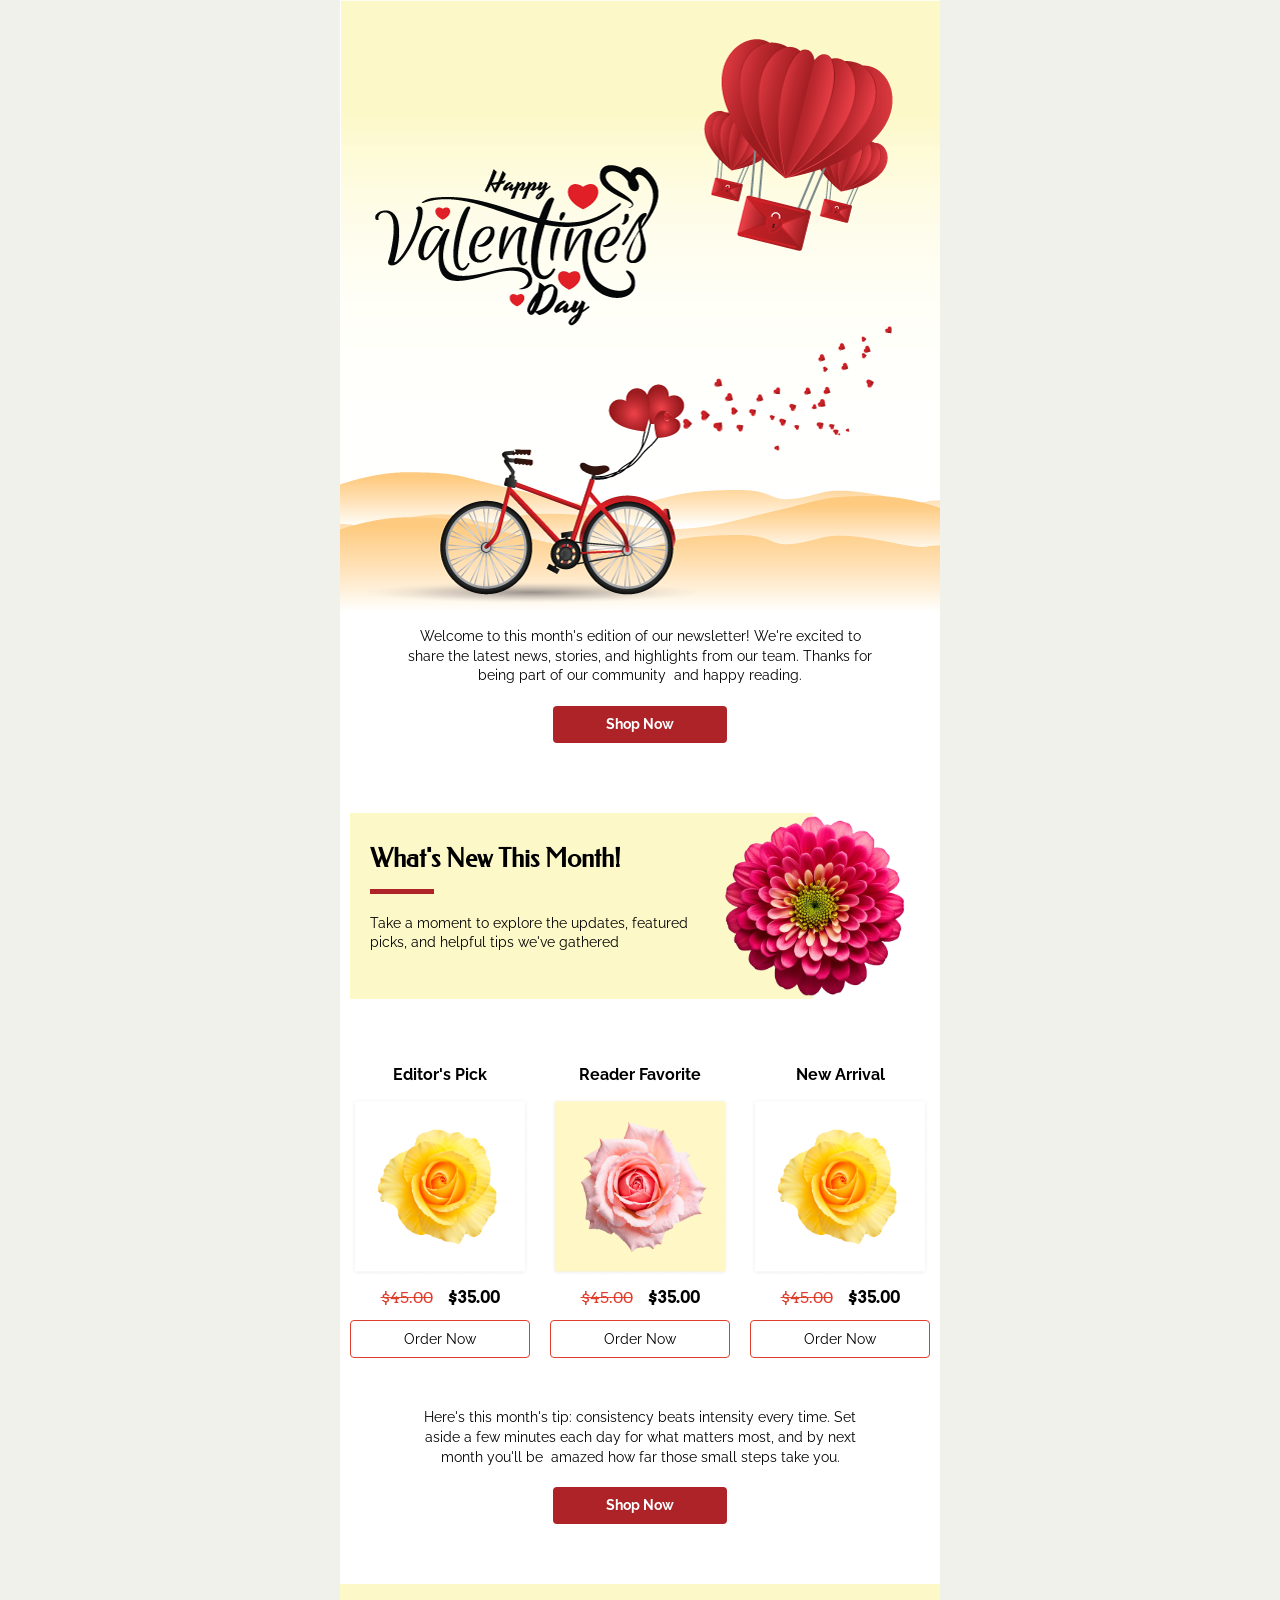
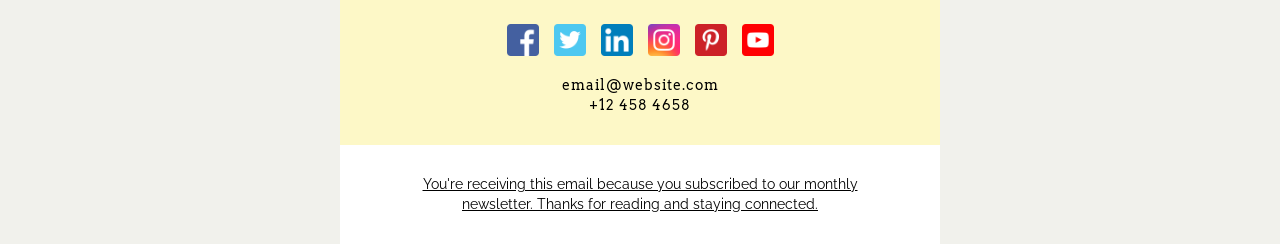
<file: email-templates/1784712915950-PPIVpQQoRYHS54kQ/index.html>
<!DOCTYPE HTML PUBLIC "-//W3C//DTD XHTML 1.0 Transitional //EN" "http://www.w3.org/TR/xhtml1/DTD/xhtml1-transitional.dtd">
<html xmlns="http://www.w3.org/1999/xhtml" xmlns:v="urn:schemas-microsoft-com:vml" xmlns:o="urn:schemas-microsoft-com:office:office">
<head>
<!--[if gte mso 9]>
<xml>
  <o:OfficeDocumentSettings>
    <o:AllowPNG/>
    <o:PixelsPerInch>96</o:PixelsPerInch>
  </o:OfficeDocumentSettings>
</xml>
<![endif]-->
  <meta http-equiv="Content-Type" content="text/html; charset=UTF-8">
  <meta name="viewport" content="width=device-width, initial-scale=1.0">
  <meta name="x-apple-disable-message-reformatting">
  <!--[if !mso]><!--><meta http-equiv="X-UA-Compatible" content="IE=edge"><!--<![endif]-->
  
  
    <style type="text/css">
      
      @media only screen and (min-width: 620px) {
        .u-row {
          width: 600px !important;
        }

        .u-row .u-col {
          vertical-align: top;
        }

        
            .u-row .u-col-33p33 {
              width: 199.98px !important;
            }
          

            .u-row .u-col-40p17 {
              width: 241.02px !important;
            }
          

            .u-row .u-col-59p83 {
              width: 358.98px !important;
            }
          

            .u-row .u-col-100 {
              width: 600px !important;
            }
          
      }

      @media only screen and (max-width: 620px) {
        .u-row-container {
          max-width: 100% !important;
          padding-left: 0px !important;
          padding-right: 0px !important;
        }

        .u-row {
          width: 100% !important;
        }

        .u-row .u-col {
          display: block !important;
          width: 100% !important;
          min-width: 320px !important;
          max-width: 100% !important;
        }

        .u-row .u-col > div {
          margin: 0 auto;
        }

}
    
body{margin:0;padding:0}table,td,tr{border-collapse:collapse;vertical-align:top}.ie-container table,.mso-container table{table-layout:fixed}*{line-height:inherit}a[x-apple-data-detectors=true]{color:inherit!important;text-decoration:none!important}


table, td { color: #000000; } @media (max-width: 480px) { #u_content_text_15 .v-container-padding-padding { padding: 10px !important; } #u_content_button_7 .v-size-width { width: 65% !important; } #u_column_3 .v-col-border { border-top: 10px solid #ffffff !important;border-left: 10px solid #ffffff !important;border-right: 10px solid #ffffff !important;border-bottom: 0px solid transparent !important; } #u_content_heading_3 .v-container-padding-padding { padding: 30px 10px 10px !important; } #u_content_heading_3 .v-text-align { text-align: center !important; } #u_content_divider_1 .v-container-padding-padding { padding: 5px 10px 10px 130px !important; } #u_content_text_1 .v-container-padding-padding { padding: 10px 10px 20px !important; } #u_content_text_1 .v-text-align { text-align: center !important; } #u_column_4 .v-col-border { border-top: 0px solid transparent !important;border-left: 10px solid #ffffff !important;border-right: 10px solid #ffffff !important;border-bottom: 10px solid #ffffff !important; } #u_content_text_11 .v-container-padding-padding { padding: 40px 10px 0px !important; } #u_content_text_11 .v-text-align { text-align: center !important; } #u_content_image_10 .v-src-width { width: 70% !important; } #u_content_image_10 .v-src-max-width { max-width: 70% !important; } #u_content_text_12 .v-text-align { text-align: center !important; } #u_content_button_5 .v-size-width { width: 65% !important; } #u_content_text_3 .v-container-padding-padding { padding: 20px 10px 0px !important; } #u_content_text_3 .v-text-align { text-align: center !important; } #u_content_image_11 .v-src-width { width: 70% !important; } #u_content_image_11 .v-src-max-width { max-width: 70% !important; } #u_content_text_10 .v-text-align { text-align: center !important; } #u_content_button_6 .v-size-width { width: 65% !important; } #u_content_text_9 .v-container-padding-padding { padding: 20px 10px 0px !important; } #u_content_text_9 .v-text-align { text-align: center !important; } #u_content_image_9 .v-src-width { width: 70% !important; } #u_content_image_9 .v-src-max-width { max-width: 70% !important; } #u_content_text_4 .v-text-align { text-align: center !important; } #u_content_button_2 .v-size-width { width: 65% !important; } #u_content_text_2 .v-container-padding-padding { padding: 10px !important; } #u_content_button_1 .v-size-width { width: 65% !important; } #u_content_button_1 .v-container-padding-padding { padding: 10px 10px 40px !important; } #u_content_social_1 .v-container-padding-padding { padding: 30px 10px 10px !important; } #u_content_text_17 .v-container-padding-padding { padding: 30px 10px !important; } }
    </style>
  
  

<!--[if !mso]><!--><link href="https://fonts.googleapis.com/css2?family=Arvo&display=swap" rel="stylesheet" type="text/css"><link href="https://fonts.googleapis.com/css?family=Raleway:400,700&display=swap" rel="stylesheet" type="text/css"><link href="https://fonts.googleapis.com/css2?family=Federo&display=swap" rel="stylesheet" type="text/css"><!--<![endif]-->

</head>

<body class="clean-body u_body" style="margin: 0;padding: 0;-webkit-text-size-adjust: 100%;background-color: #f1f1ec;color: #000000">
  <!--[if IE]><div class="ie-container"><![endif]-->
  <!--[if mso]><div class="mso-container"><![endif]-->
  <table role="presentation" id="u_body" style="border-collapse: collapse;table-layout: fixed;border-spacing: 0;mso-table-lspace: 0pt;mso-table-rspace: 0pt;vertical-align: top;min-width: 320px;Margin: 0 auto;background-color: #f1f1ec;width:100%" cellpadding="0" cellspacing="0">
  <tbody>
  <tr style="vertical-align: top">
    <td style="word-break: break-word;border-collapse: collapse !important;vertical-align: top">
    <!--[if (mso)|(IE)]><table role="presentation" width="100%" cellpadding="0" cellspacing="0" border="0"><tr><td align="center" style="background-color: #f1f1ec;" bgcolor="#f1f1ec"><table role="presentation" cellpadding="0" cellspacing="0" border="0" width="600" align="center" style="border-collapse: collapse;"><tr><td style="padding:0;"><![endif]-->
    


<div class="u-row-container" style="padding: 0px;background-color: transparent;">
  <div class="u-row" style="margin: 0 auto;min-width: 320px;max-width: 600px;overflow-wrap: break-word;word-wrap: break-word;word-break: break-word;background-color: transparent;">
    <div style="border-collapse: collapse;display: table;width: 100%;height: 100%;background-color: transparent;">
      <!--[if (mso)|(IE)]><table role="presentation" width="100%" cellpadding="0" cellspacing="0" border="0"><tr><td style="padding: 0px;background-color: transparent;"><table role="presentation" cellpadding="0" cellspacing="0" border="0" width="100%"><tr style="background-color: transparent;"><![endif]-->
      
<!--[if (mso)|(IE)]><td align="center" width="600" class="v-col-border" style="background-color: #ffffff;width: 600px;border-top: 0px solid transparent;border-left: 0px solid transparent;border-right: 0px solid transparent;border-bottom: 0px solid transparent;border-radius: 0px;-webkit-border-radius: 0px; -moz-border-radius: 0px;" valign="top"><table role="presentation" width="100%" cellpadding="0" cellspacing="0" border="0"><tr><td style="padding: 0px;"><![endif]-->
<div class="u-col u-col-100" style="max-width: 320px;min-width: 600px;display: table-cell;vertical-align: top;">
  <div style="background-color: #ffffff;height: 100%;width: 100% !important;border-radius: 0px;-webkit-border-radius: 0px; -moz-border-radius: 0px;">
  <!--[if (!mso)&(!IE)]><!--><div class="v-col-border" style="box-sizing: border-box; height: 100%; padding: 0px;border-top: 0px solid transparent;border-left: 0px solid transparent;border-right: 0px solid transparent;border-bottom: 0px solid transparent;border-radius: 0px;-webkit-border-radius: 0px; -moz-border-radius: 0px;"><!--<![endif]-->
  
<table style="font-family:'Raleway',sans-serif;" role="presentation" cellpadding="0" cellspacing="0" width="100%" border="0">
  <tbody>
    <tr>
      <td class="v-container-padding-padding" style="overflow-wrap:break-word;word-break:break-word;padding:0px;font-family:'Raleway',sans-serif;" align="left">
        
<table role="presentation" width="100%" cellpadding="0" cellspacing="0" border="0">
  <tr>
    <td class="v-text-align" style="padding-right: 0px;padding-left: 0px;" align="center">
      
      <!--[if mso]><img align="center" border="0" src="https://cdn.templates.unlayer.com/assets/1738327862291-h1.png" alt="image" title="image" style="outline: none;text-decoration: none;-ms-interpolation-mode: bicubic;clear: both;display: inline-block !important;border: none;float: none;" width="600" height="617" class="v-src-width v-src-max-width"/><![endif]--><!--[if !mso]><!--><img align="center" border="0" src="images/image-1.png" alt="image" title="image" style="outline: none;text-decoration: none;-ms-interpolation-mode: bicubic;clear: both;display: inline-block !important;border: none;height: auto;float: none;width: 100%;max-width: 600px;" width="600" class="v-src-width v-src-max-width"/><!--<![endif]-->
      
    </td>
  </tr>
</table>

      </td>
    </tr>
  </tbody>
</table>

<table id="u_content_text_15" style="font-family:'Raleway',sans-serif;" role="presentation" cellpadding="0" cellspacing="0" width="100%" border="0">
  <tbody>
    <tr>
      <td class="v-container-padding-padding" style="overflow-wrap:break-word;word-break:break-word;padding:10px 60px;font-family:'Raleway',sans-serif;" align="left">

  <div class="v-text-align" style="font-size: 14px; line-height: 140%; text-align: center; word-wrap: break-word;">
    <p style="line-height: 140%; margin: 0px;">Welcome to this month's edition of our newsletter! We're excited to share the latest news, stories, and highlights from our team. Thanks for being part of our community&nbsp; and happy reading.</p>
  </div>

      </td>
    </tr>
  </tbody>
</table>

<table id="u_content_button_7" style="font-family:'Raleway',sans-serif;" role="presentation" cellpadding="0" cellspacing="0" width="100%" border="0">
  <tbody>
    <tr>
      <td class="v-container-padding-padding" style="overflow-wrap:break-word;word-break:break-word;padding:10px 10px 60px;font-family:'Raleway',sans-serif;" align="left">
        
  <!--[if mso]><style>.v-button {background: transparent !important;}</style><![endif]-->
<div class="v-text-align" align="center">
  <!--[if mso]><v:roundrect xmlns:v="urn:schemas-microsoft-com:vml" xmlns:w="urn:schemas-microsoft-com:office:word" href="https://unlayer.com" style="height:37px; v-text-anchor:middle; width:174px;" arcsize="11%"  stroke="f" fillcolor="#ae2328"><w:anchorlock/><center style="color:#FFFFFF;"><![endif]-->
    <a href="https://unlayer.com" target="_blank" class="v-button v-size-width" style="box-sizing: border-box; display: inline-block; text-decoration: none; text-size-adjust: none; text-align: center; color: rgb(255, 255, 255); background: rgb(174, 35, 40); border-radius: 4px; width: 30%; max-width: 100%; word-break: break-word; overflow-wrap: break-word; font-size: 14px; line-height: inherit;"><span style="display:block;padding:10px 20px;line-height:120%;"><strong><span style="font-size: 14px; line-height: 16.8px;">Shop Now</span></strong></span>
    </a>
    <!--[if mso]></center></v:roundrect><![endif]-->
</div>

      </td>
    </tr>
  </tbody>
</table>

  <!--[if (!mso)&(!IE)]><!--></div><!--<![endif]-->
  </div>
</div>
<!--[if (mso)|(IE)]></td></tr></table></td><![endif]-->
      <!--[if (mso)|(IE)]></tr></table></td></tr></table><![endif]-->
    </div>
  </div>
</div>





<div class="u-row-container" style="padding: 0px;background-color: transparent;">
  <div class="u-row" style="margin: 0 auto;min-width: 320px;max-width: 600px;overflow-wrap: break-word;word-wrap: break-word;word-break: break-word;background-color: transparent;">
    <div style="border-collapse: collapse;display: table;width: 100%;height: 100%;background-color: transparent;">
      <!--[if (mso)|(IE)]><table role="presentation" width="100%" cellpadding="0" cellspacing="0" border="0"><tr><td style="padding: 0px;background-color: transparent;"><table role="presentation" cellpadding="0" cellspacing="0" border="0" width="100%"><tr style="background-color: transparent;"><![endif]-->
      
<!--[if (mso)|(IE)]><td align="center" width="348" class="v-col-border" style="background-color: #fdf8c7;width: 348px;border-top: 10px solid #ffffff;border-left: 10px solid #ffffff;border-right: 0px solid transparent;border-bottom: 10px solid #ffffff;border-radius: 0px;-webkit-border-radius: 0px; -moz-border-radius: 0px;" valign="top"><table role="presentation" width="100%" cellpadding="0" cellspacing="0" border="0"><tr><td style="padding: 0px;"><![endif]-->
<div id="u_column_3" class="u-col u-col-59p83" style="max-width: 320px;min-width: 358.98px;display: table-cell;vertical-align: top;">
  <div style="background-color: #fdf8c7;height: 100%;width: 100% !important;border-radius: 0px;-webkit-border-radius: 0px; -moz-border-radius: 0px;">
  <!--[if (!mso)&(!IE)]><!--><div class="v-col-border" style="box-sizing: border-box; height: 100%; padding: 0px;border-top: 10px solid #ffffff;border-left: 10px solid #ffffff;border-right: 0px solid transparent;border-bottom: 10px solid #ffffff;border-radius: 0px;-webkit-border-radius: 0px; -moz-border-radius: 0px;"><!--<![endif]-->
  
<table id="u_content_heading_3" style="font-family:'Raleway',sans-serif;" role="presentation" cellpadding="0" cellspacing="0" width="100%" border="0">
  <tbody>
    <tr>
      <td class="v-container-padding-padding" style="overflow-wrap:break-word;word-break:break-word;padding:30px 10px 10px 20px;font-family:'Raleway',sans-serif;" align="left">
        
  <!--[if mso]><table role="presentation" width="100%"><tr><td><![endif]-->
    <h1 class="v-text-align" style="margin: 0px; line-height: 120%; text-align: left; word-wrap: break-word; font-family: Federo; font-size: 26px; font-weight: 400;"><span style="line-height: 31.2px;"><strong>What's New This Month!</strong></span></h1>
  <!--[if mso]></td></tr></table><![endif]-->

      </td>
    </tr>
  </tbody>
</table>

<table id="u_content_divider_1" style="font-family:'Raleway',sans-serif;" role="presentation" cellpadding="0" cellspacing="0" width="100%" border="0">
  <tbody>
    <tr>
      <td class="v-container-padding-padding" style="overflow-wrap:break-word;word-break:break-word;padding:5px 10px 10px 20px;font-family:'Raleway',sans-serif;" align="left">
        
  <table role="presentation" aria-label="divider" align="left" border="0" cellpadding="0" cellspacing="0" width="20%" style="border-collapse: collapse;table-layout: fixed;border-spacing: 0;mso-table-lspace: 0pt;mso-table-rspace: 0pt;vertical-align: top;-ms-text-size-adjust: 100%;-webkit-text-size-adjust: 100%">
    <tbody>
      <tr style="vertical-align: top">
        <td style="word-break: break-word;border-collapse: collapse !important;vertical-align: top;border-top: 5px solid #ae2328;font-size: 0px;line-height: 0px;mso-line-height-rule: exactly;-ms-text-size-adjust: 100%;-webkit-text-size-adjust: 100%">
          <!--[if gte mso 15]>&nbsp;<![endif]-->
        </td>
      </tr>
    </tbody>
  </table>

      </td>
    </tr>
  </tbody>
</table>

<table id="u_content_text_1" style="font-family:'Raleway',sans-serif;" role="presentation" cellpadding="0" cellspacing="0" width="100%" border="0">
  <tbody>
    <tr>
      <td class="v-container-padding-padding" style="overflow-wrap:break-word;word-break:break-word;padding:10px 10px 10px 20px;font-family:'Raleway',sans-serif;" align="left">
        
  <div class="v-text-align" style="font-size: 14px; line-height: 140%; text-align: left; word-wrap: break-word;">
    <p style="line-height: 140%; margin: 0px;">Take a moment to explore the updates, featured picks, and helpful tips we've gathered</p>
  </div>

      </td>
    </tr>
  </tbody>
</table>

  <!--[if (!mso)&(!IE)]><!--></div><!--<![endif]-->
  </div>
</div>
<!--[if (mso)|(IE)]></td></tr></table></td><![endif]-->
<!--[if (mso)|(IE)]><td align="center" width="231" class="v-col-border" style="background-color: #ffffff;width: 231px;border-top: 10px solid #ffffff;border-left: 0px solid transparent;border-right: 10px solid #ffffff;border-bottom: 10px solid #ffffff;border-radius: 0px;-webkit-border-radius: 0px; -moz-border-radius: 0px;" valign="top"><table role="presentation" width="100%" cellpadding="0" cellspacing="0" border="0"><tr><td style="padding: 0px;"><![endif]-->
<div id="u_column_4" class="u-col u-col-40p17" style="max-width: 320px;min-width: 241.02px;display: table-cell;vertical-align: top;">
  <div style="background-color: #ffffff;height: 100%;width: 100% !important;border-radius: 0px;-webkit-border-radius: 0px; -moz-border-radius: 0px;">
  <!--[if (!mso)&(!IE)]><!--><div class="v-col-border" style="box-sizing: border-box; height: 100%; padding: 0px;border-top: 10px solid #ffffff;border-left: 0px solid transparent;border-right: 10px solid #ffffff;border-bottom: 10px solid #ffffff;border-radius: 0px;-webkit-border-radius: 0px; -moz-border-radius: 0px;"><!--<![endif]-->
  
<table style="font-family:'Raleway',sans-serif;" role="presentation" cellpadding="0" cellspacing="0" width="100%" border="0">
  <tbody>
    <tr>
      <td class="v-container-padding-padding" style="overflow-wrap:break-word;word-break:break-word;padding:0px;font-family:'Raleway',sans-serif;" align="left">
        
<table role="presentation" width="100%" cellpadding="0" cellspacing="0" border="0">
  <tr>
    <td class="v-text-align" style="padding-right: 0px;padding-left: 0px;" align="center">
      
      <!--[if mso]><img align="center" border="0" src="https://cdn.templates.unlayer.com/assets/1738328360939-Group%201.png?w=462.04px" alt="image" title="image" style="outline: none;text-decoration: none;-ms-interpolation-mode: bicubic;clear: both;display: inline-block !important;border: none;float: none;" width="231" height="187" class="v-src-width v-src-max-width"/><![endif]--><!--[if !mso]><!--><img align="center" border="0" src="images/image-2.png" alt="image" title="image" style="outline: none;text-decoration: none;-ms-interpolation-mode: bicubic;clear: both;display: inline-block !important;border: none;height: auto;float: none;width: 100%;max-width: 231.02px;" width="231.02" class="v-src-width v-src-max-width"/><!--<![endif]-->
      
    </td>
  </tr>
</table>

      </td>
    </tr>
  </tbody>
</table>

  <!--[if (!mso)&(!IE)]><!--></div><!--<![endif]-->
  </div>
</div>
<!--[if (mso)|(IE)]></td></tr></table></td><![endif]-->
      <!--[if (mso)|(IE)]></tr></table></td></tr></table><![endif]-->
    </div>
  </div>
</div>





<div class="u-row-container" style="padding: 0px;background-color: transparent;">
  <div class="u-row" style="margin: 0 auto;min-width: 320px;max-width: 600px;overflow-wrap: break-word;word-wrap: break-word;word-break: break-word;background-color: transparent;">
    <div style="border-collapse: collapse;display: table;width: 100%;height: 100%;background-color: transparent;">
      <!--[if (mso)|(IE)]><table role="presentation" width="100%" cellpadding="0" cellspacing="0" border="0"><tr><td style="padding: 0px;background-color: transparent;"><table role="presentation" cellpadding="0" cellspacing="0" border="0" width="100%"><tr style="background-color: transparent;"><![endif]-->
      
<!--[if (mso)|(IE)]><td align="center" width="200" class="v-col-border" style="background-color: #ffffff;width: 200px;border-top: 0px solid transparent;border-left: 0px solid transparent;border-right: 0px solid transparent;border-bottom: 0px solid transparent;border-radius: 0px;-webkit-border-radius: 0px; -moz-border-radius: 0px;" valign="top"><table role="presentation" width="100%" cellpadding="0" cellspacing="0" border="0"><tr><td style="padding: 0px;"><![endif]-->
<div class="u-col u-col-33p33" style="max-width: 320px;min-width: 200px;display: table-cell;vertical-align: top;">
  <div style="background-color: #ffffff;height: 100%;width: 100% !important;border-radius: 0px;-webkit-border-radius: 0px; -moz-border-radius: 0px;">
  <!--[if (!mso)&(!IE)]><!--><div class="v-col-border" style="box-sizing: border-box; height: 100%; padding: 0px;border-top: 0px solid transparent;border-left: 0px solid transparent;border-right: 0px solid transparent;border-bottom: 0px solid transparent;border-radius: 0px;-webkit-border-radius: 0px; -moz-border-radius: 0px;"><!--<![endif]-->
  
<table id="u_content_text_11" style="font-family:'Raleway',sans-serif;" role="presentation" cellpadding="0" cellspacing="0" width="100%" border="0">
  <tbody>
    <tr>
      <td class="v-container-padding-padding" style="overflow-wrap:break-word;word-break:break-word;padding:50px 10px 0px;font-family:'Raleway',sans-serif;" align="left">
        
  <div class="v-text-align" style="font-size: 20px; line-height: 140%; text-align: center; word-wrap: break-word;">
    <p style="line-height: 140%; margin: 0px;"><span data-metadata="&lt;!--(figmeta)eyJmaWxlS2V5IjoiaG5lakdvdW5RbG9LckxycFVkNExGUyIsInBhc3RlSUQiOjc2NzMzMTY5OCwiZGF0YVR5cGUiOiJzY2VuZSJ9Cg==(/figmeta)--&gt;" style="line-height: 28px;"></span><span data-buffer="&lt;!--(figma)ZmlnLWtpd2kwAAAAlkUAALWde5hkSVXgI+7NrEdXP+b9YmZ4gyLivBgeIpKVeasqu/M1eTOrZ0adJKvyVlfSWZll3qyeLtZ1EREREV+IiIjIIiK6iKiIqIiIiIiIiIiIiIgsy7Ksy7Iuy7Lu/k5E3EdW97D7z873TceJEydORJw4ceLEichbv+fVozjun4s6h/uRUtedblYbvbBTancU/[base64]/aFIJ8dL1Z6ZpWH2Pp1ykg91ibazfPknlcuNvfj84OZ7ud6OLMKsOt4T3dUjugVNFPN28acdSbZql4HRqTmWF1k/[base64]/Sld7rbYJ4Ng5uMuj4sbAVBeaO32l1lkkHcbLQBy4Y1a7ZLxkrdsjqKxoM6a1q6gwb1OhvMxLpYVmx/u27sua6U2mcCYe25QYrq+rJQWYermEuyhXKz1kxzRaP+ps5CiKUxkFna1Kg0WTrkl2yVJLssiojyAh4Lm2udnuFBbmWj1EatXc7Y8aAd2PV7Iri3jJzsyE9umNk+FZY63dTEXGFaAbiy1kVUzbDakSauavWHY6e9S2ET/[base64]/WKLqMoV4IZ9PJ+ag0Gp4bUyFlpthQmFgAjeV1oGeJy/19NDIZD8M1qqFTe+nZBS1ykUH4Nhvc063W2J4xdCALTqfEhFnHpIj4UD4MaIpayO86i9m+0rud/FIufwf55Vz+TvLHcvm7yK/[base64]/KxOqz+bRdMxRVBVW2aFYKONrdZmPg9mk3YUD58L61REpjtGMmk/dAp5Uq0zPRhvO/XzKtVQ/CDhqXC52U0BdDg7HEVh5MbO1LXDprOPHY4AJLqMdlld4TSCq9Eoy8bid4J6iw3W+PmFhA3CnEWpJC/ZbwB1sltgOPrb5+00pmPawEDfj3RNDzQbJW6rgS210Wuau0S6VqTeKkomJgbYNxXKkwM6NHX1Fh6qHmJ3k+OXuh3ZuQo5VkXD6vRBPBvuHJJ9SC6tUhnfczOwhxLf5leDzlnrGCAl+IR2Fo3BBcmpJKzeH/Q6TayMEdAcAqVjkqv1Fu49OSmBxkqjNYmHMrnsJ6Bcx1VpFbF37UHIkJ2dim1mr+GAVGqBVi61xXkRuemDOuF2dAwakjFLlmbtJC8nU4cpsH6XHKbJ627bTNwqGzKpX641jcdawKPvJV45+WK3hT8b9MyxotfuNjpVc5BaYJVVquLdGAVYzFfr4cALzVKV/k77ue5cwbkDm2CaVKU1utQTfuxX5HW9yckefxXYs7At8Km1IX4ZcMEW4GEIWdHmjDu/ABWus/[base64]/FyPQ0kEptTAFJp1egNnhyYuZoa5MejHLGs74ycJkpS7q9UyBUpYJxldbeSzntgr66ZTQ9ZdWlQQujlM0dadwy1YU5/mF8NW2+4TS+uoJ+suRSw70hRxzEJmgbBS7epYmUd2zopNOX4EucG5CfSJcHs6GY0qw6k1L3TarbGvsSsgYWO1bV1s00ysQTTAss0iyoN7W2yQ1tCW4SCelsnp9S5bk/Zigkk0Bryo9GiCu2RArzwZ4Y/owlQtK32Of7wt/vH7/FOwLguVL5LTh/zjtUFBnSEe5B9/l38KhlM4m+xTYVtg9Wyl953phsCr92fT4UWlF/Zuu4283rvtdhJv77Y7SPy92wVZ2LtdkMW92wW50OpPMdPV8SCinnfuYDhQD+SYrijPniEovNAfHUTU0QfmPHGz8taQUqO/Fynt7/T3hqND6HUsGziAB5NZvD0d7s/I+UK72Z8O+1Q52Iumw+214bmDKaJly3bnZoXaMZ8AmnCDiYUCm2bmq4b7/W2Ueq4u8Qe8CDFiJq8JbLij5mUYrMnkygDzHDCkRBQMjJOFOpv5zdcu9/djlDmrwvozZ05N0ksyXivg/Cdd90H00pz47cRPBSyCYrDrgAs5/q1E7vlu4dfzL+49LhWA6U9ohMzkpFRVdNosNR1Ge7Aabp+Nhud2Z3NEhPNkSClJlQPBcHuOJOPDicNsFGtRf2Ym6h91i+MlRap8R8uQuNF45VYoeF9GRWoGSlp0sdAFoj/iJy8225UG6VJprS3ly5WGMWrHGt26DG0Fb17igcfZd0U0Jyo2PSluPukpTsOSXlEqmZPFlWWbXsXRStKrQ5u/pr1pgirXygInvS48a2Lf15fDs5LewCQL/sZy2QQibwqty/awDQKCpDc75+iWZrsh/btVhEL6cPZJkd8jKh1zgH7kWq0k43hUfb0tbsKjQ3SW9DEcVaT9x67hWZM+bsOmj9+w7X5dx+a//h6bPqFl02+Q4xfpE2trq5L/xmbLpE9qd0z6TS1b/7bWmYbI6fYaZoj0DlLp553tTk3yd5FK/sml1fYm6d2l1U3JP4VU+v3UTcvnaZt0iPTpq7WzMj/fTCp0zyAVum8pndmQcTyzfNocK7+1vGYW1LPKLZMvlbttoVvFZZB8GSMpaWXN8g+IDEp/1kjvIF0nvZN0g2alvSqp8D+9YcdDa+vSn9pG87ToDe6x8XMaVRwS0ubp1lOeSto63Xqq8LnndOtpt5G2T7duu4s0rJ2uS70OMWeh77I7yrxsipNEepZU+nFv/Uxd8Pc1asa9u7/RPdMh/TY2EunXt5OGpN+xicBJH2iFHcH3SAX/7PaZtuT77daGpFvt7qrM+3aId0066Nh+RJ2GOfjsME0yf+c2ibOR7m7a8uGmHfdzNs8YfTm/2e60SUekd5DuhSEWXKkxqeQnpHeS7pPeRfqdpE8mnZLeTRqTPoV0RipyOiB9GumFMMT2K/UgqfC7SCr8DkmF33NJhd+/IhV+30Uq/P41qfD7blLh929Ihd/zdBjeIQy/R5c3TQ+fL4Cw/F4BhOcLBBCm3yeAcH2hAML2+wUQvi8SQBj/gADC+cUApqs/KIBwfokAwvmHBBDOLxVAOP+wAML5RwQQzj8qgHD+MQGE848LIJxfBmD6/BMCCOeXCyCcf1IA4fwKAYTzTwkgnF8pgHD+aQGE86sEEM4/I4BwfjXAncL5ZwUQzq8RQDj/nADC+bUCCOd/K4Bwfp0AwvnnBRDOrxdAOP+CAML5DQB3CedfFEA4v1EA4fxLAgjnXxZAOP87AYTzmwQQzr8igHB+swDC+VcFEM5vAXiycP41AYTzrwsgnH9DAOH8VgGE828KIJzfJoBw/i0BhPPbBRDOvy2AcP4dgLuF8+8KIJzfIYBw/j0BhPM7BRDOvy+AcH6XAML5DwQQzu8WQDj/oQDC+T0ATxHOfySAcH6vAML5jwUQzu8TQDj/iQDC+f0CCOc/FUA4f0AA4fxnAgjnDwI8VTj/uQDC+UMCCOe/EEA4f1gA4fyXAgjnjwggnP9KAOH8UQGE818LIJw/BmBM1N8IIJw/LoBw/lsBhPMnBBDOfyeAcP6kAML57wUQzp8SQDj/gwDC+dP6aNAJF23Gdq3uUjpx1TzxTev9/X1xlrS3M53siXs3m/CvtzqabCmttw5nUax8baNdyvO57tyV/Fg8O/y4QX/WN7SLyt8cDqKJ8ryEJr6zOx0JUasfz6JwcjDdhoUXT/HucFDEHZxuNyQyQ4OgOGOXxXMtDZ5DEETppZl0HJ8y3u0PJg/GgN4ubgshhF18TLzWQTTrD0dAhYjxxuKI4L1eIMQQEeoCXphFeyY2aosWLwy3OOfSjWXOkCIX26y7tFfesf+/TW7jnU0RBvDy1lR4jmmZ3DHTGeVdZybpCqW3RRDq2cqbiDc7E2ffvzCMh1sITqsCibtpOqmKMV5/rHb0ArzH8c5kuqd21eLQzNiLtFoyUGcXV30sXQe13B+D5ABTlSLBXGExuJd4v0ztorqSfP5S5Sp1zGJ2JwejQVn6V++PQdCf66YTTkJUppsrsVQBOL5jZGso3ZS+VKsT+zLSNVOEbVYno73Jc4ZlWmgR7UbGi/rUBaNIL9bqKiLT54ZjTkvS8tnhYMbA1NVz2A3ryS6qa7alJZxl9YaCulYc4TpzVUFBlVc8Hx2qsdI7YGvDcVKJ2RVMZXguonc+JxVy1n1+ripIxvnJRa4uyMF8aMfp+f2Lw7jTP0fDWsCGSA1dT1aXCZDbxq/e3u3LkSKaxlDoNGcaqlZkyF4scPNCNCVOG3X6zK96u6f9kQnemljeFrPO7dKI3sdsIrp4bnS4vxuze+iFQXpDFLN36MUtjpjnv/NgIov39VpfYdls0gFI6PHSDoNJpfMyrZd3+qPRFmG6NQpiNdbHdlHEKY2dX51chMurtF4hB/QaXx+fpRFfTsBTd0IsqhMOHw1S+Z4cTc7J7YAh6UzKydibOztxNMP6qGV9am+YhATTelfukYO/bf3VWl814Gh2IRrUTCde6+urKxaRyfm4HaaTlp6TlpdJiyU8Jy0W05y0ijv0JS+chUtlsehGCo85CSw5fE4Cy/8PEjh2dLQrAzu4muk/oz2+keuD8gpbhFMHsRpw4LY21p3O/d2EjkNDkShjyphFkFWKs04ThcCWJLA/jDc59kFCMMDWPcPSWVTFVSdO5S1h9+xJFCk/aBYlC0nK7gPwBUhHX5BcKd6GFblFzORkGtVyt5NYxZ3hNJ6lcpG26FA+v7Auk6e8xe3J3l6fIazaHScLRWwpu4IYNGOQCTRaQPuXMu8PLjh7vHCp7VmspMrBVjUl3oK8NPJKmMvO6LQFI3DBXX6tYnWQmUHX+1MmyUk63y0b0DFaJTUl04hmD04gd+NBOHtI/7lElvgnHdWldkG2bq5zkImWiY/VA1qHh3tbk5FjH5sM7bKjWzhhEgsDjzCNbBQhfY/[base64]/VvlmhoDfwYqxkibzTo1PIJsFQyL7Lq0WkmxouL9HE/bMs/KSFTzfXOi4P1Rx0uBDlG+6RlGE/wtFExGIsKuD/xtlyAAqD0WEq3BAc4OHKu/[base64]/GUdjt4QWD8Y7I7lClpvAPMulYdxNioxklm23y0n9eh//PzF82wnWctX7B1ujYbwLM2lYutuZdKL+Xi3rnjTiHW3Er3K2EUOeaG44k2Fn5khYNXfCB+kpBsYRixXDuZ7rwryhuTzfzTv+nzizN/RHYW5GkiqWtX10pLwTxs2/RnqCbhk333gDWHx/yt54IGeCQubvF0lSf38h3p9G/QEUi/Hu5EFkzUllNUKCAzHPkC9ZHptsSrjCy6YRlzlmK7vcykUHHD90wImOnCHMplod78hpznR1U+nBgTX6tOuhoLOJFFSiC8Pt5BVEco8iATLzUkOXCVmaIK5ncFytSAiePHZfKraTYwM7i6tcLp/tmUOxPtIITo9k1CcRc+x2R8aC1KoDpnK4M2R7R+mpZXl+ijXcRPx4hS3nJ3SEgVpKr9QVt2nJ1ZsWOC3xJJdcwPnc/zCOhLLgsilx0SES+gX7YhFo0XVgFdf6HJZeHC2WAhsuvaGVdNRya81tlr1Ulos99+5JX8LAjiGtSfCzWuklr/IuJS+hozg/oqCet5WiDZfPIcoMVRY1EV1s9DnOGhkaKlVslDaJvZtrCsXdYts+K9ThWRPw9yTtcSdiCHx3yWju9QsBZ2QJQ8CZ6RSrBUXyyBMCFbbXzQUGQeIWbHutO3ubd4HwbM2QQzWWAQN/LD7Y2eH+CosxlGOf6RqLchsvfia+xow4o/LjC+fEzpjTGPNPtlox6+ZLrCJyzYOZeKRi+CnHxDEdeH7il5BfhGJtQpgiNO+vsFvnY9BL+DSlrXgyOphFzrPDyG3nR/VPWh1zXd5cd00qr7rWawSBuxgs1c6W7gsBdM2cU+RJTmIK7mYf5BCpPGx4uur98cFeiL1gImKFL+9sBOGG2GJDWQa4secOsIpTl8NJpl/[base64]/sRsCK3qjWKr3mWs8Wc6/XSx7xM0JW+32uRCp6pel22guOaAixND6HFAlJsQPkst5wjBveNoaerG83nRoHP+oeTIf0UA+G8f6of2gWw4o44CZrdJ/+t0YHRFFca/smgySphnNOCIMK5+1AW6asHY36nG13bYXCvkHaCnuRDZ9RxU01IO5VBWfJ+kqF+sFoNpTWo+naMBoNNu1UMEHbLChkjzLo/C05V+MMUA4m9b7E1pRaSvTDPRoSg03iOavsWyMMVEjscDG10AtSpzd3wb+YNhCMB/ty/kMMkQNlI6UbuKf7yeRvcVdue/JST/lpZQBsxagltRhNjtyuaKpBYmlF8iGQlOMqVyuVmnmAhe00usydVoKyb3aSZ1C2an1oO0czMUjh8jIvvwpTatQAE4YWI5agtto8ay0QC6rkRMPW3LY/Uslq2WXopZuXufNGVYF0aTx2+yoWjwjD7NBS3+AWq/C2i1VzXWleS3jpK0Gfu7pegi5IJi0q1kv3pkXsm/dmRYuWZVq6VObGNWj3uC6rdmWxLKfm4JgYCMRo3wSsmBw31es0lJ/y42tAvbVSvWpezp0wWXede9JkziaNn2KhBllfrqgFHTSpJ+/UWMFgrmTS2KkzxFUW0SpV3KPHqy3CvSG7xuZMr9zmd21TKptL4evKzXoL9Tb46y8VtvL0TOT9KuY7K0URRv2tSOI/et9SykHj1ZzvM6J61JcotQRzRKtDMeGqYNeOSteMdqvIS9aOf1kOBH+ModdyWyDsgL3ZxEF+gjWNvNZThdkk7O/ZLPuvMVlNo65iTWac/FHbBfbCBL02vIi9YBOzPEMTEzCbyhvZht2RoD65EDnndDIanDFGihAFFnwttc5ejnZjSIR8elglME+V2NxDCPeqGYnNl48cCfA5o5FI1HTUBOLOY/XGthrt7WRNjShzNlaCX+e7JiJXODscnIvYPFixmDeP4I6pS5PBYEjwTQZQmA0xnrP+3n41njz1bq5LYY23MYVQODMoIY4GJYlw+9v47kmmIAXJovUrgfxgkHlTZzeqnWC1WWrL4tbm6ZksFo8t7rwjLtVaG3K1LK+8RM+BtPk5h/sZlzvFO+oGeglShag1xil5d2l+vJLkvBALgqqEaAz7ET6kq7TaZfcj1XMEdvA6Nhn1VpS6gXCI0o3ZRbyXmIOrCEpSG2N/8v5uP47UgvIMYJF377OBJw+UnqP8XNYSPGUmQziGHpJa1FPHdqaKklrU04Zxyx5CRdtQ1DdpDmychvelx9C+wxtl2mT6/npPPS+PdCqm3uDpn3Lb5u8ZX6Ek0Q0JOPy6Vv/bOiPsK4vqdgfaHkTDOJzszNx+GUoR3Xiz5lphMu7uD5h017VfBbc2HI0Smp8hb53VBPNzYJoX7KlTUtk5krIv2x50kIb6qua+2WQrc4P9vcRNAv4ljUwu4yM9z+NqOVeUOVz/orlrPuI0vdObPIdDZXjAckINppExRMYNEE5/zW52oT6ZjEdD7mZGh0kLH8fF2SU8iFFw40VyDxAdd+jcsE3Ba5OCdMQG/QsJ2rnnacEb0gJzKs8KfjEpEA89Q78xQef6w2HBdoPy39KxQQ5ACgkxJvV+K3CDs4RJyZ/mSqTDgvtADmc7Jdg/y2GlR4L7YO4o1+pjYWL1Y1r/vr5sD1dTUnr5LtQjZN3ZwCM68fd0O8m27CZCMAAPsCnBr1i90tdfSOba+JjZZH9Yq+fCzWDnV9C/Akor5GNF35Uv2IS/VZHvtujUCud07SNavcIFueYV9Uf0QRIQgnu+kddxz4dN7z5E8aeTmBNiElPwERRW9oCaXc9nzPL9Qd8Rmbn/KznD2K7Z4o8ixvIdjPSvE2ZR6tOucLNvryjL85W+mnERSVeinVh91dMvxgfOoZFvrP7Z0z/ouVGLFH5Zq+/MstZqyPywhTphCl6CTP+aGyOMSBKWakcxJ7hgLBMjnviLkygWQRNb0Qzwh+e7htniqkZ2/Fh9xdMvIdJCSLI0jVYPthyjX01jW6EEyJCI/rKeQxEz+5jWXzFWPNnDJ0nGDmE/qVCT/VYV1e97e9ne8+ue+hdzQRsyBLyCaxPYVq5i7/vnpv39XTH5OCfL6rojKEt4OsUmb0OX1fVHcZb0zIy1WOK6P/+rqK9Tj7gM2lbopCWbrBy5C1JPUI+8BGmJu4Ivs3+p69SjEtgWbUo2d/l0g3r0PMaSncXBSG7X6FiWs8XfLhJqsLNx2f31CWyLvsOwEyV5hVZPSDK27AGnSR2HVa/U6t8byXP0H/bHRHD29ibjmoSF8AQl/PFv5kpxcS7ODvqcPzOK57EKU5LKkKUbyThYYXmq78lT2W1U5JUneX6eBKskV/+gvzePDnGVWIL3R9MJRS/IFzUO7Kte+6J4X33fZQqdDqipeuFlSrmUMs6LmqnvzxeX5cXvBfWiPC7d9y6qH9Bs55ixhPlI/bylTO3E+6DoMx57FXqTepcnLhD5Fidt5GkYafXnCbqGfMj/BSfRizWmXsJCf8f2aXrHmnPe1CfnUcZjeZun/sGTWeriXdZMACrpx6L6Ey0lbJCj4Tab8JHSl/izyTmiDoPmuNlZwwNFjjHTq/9UJwXc7M2VfECn99Dqd3z1d1pMiXB7p68+nCmWoGL1cq1fYLq2OhwMs2Z/0uA69kJdUM9Qr0AQ8UZ/0O7UOpQhitd5kdzhVjmay1WP+mRBfb8f21sW9+BlA81A1i/KvZ9ZcKDV/qcTtT9vbNqihSz6m7OnN0sOtAXPoGYajV9OM7bwW2LsE6f+FUkt6luJT6bvco6nGVv4rAHdwyCiJ2O1rE/kspagtIfjTt+ukNSiKgJW46aNZVJ21RzCEq0JzpjRt3jqd3P+QtOOhWFdfQnSVl3H5nBSS4NL1+TzlmQjNt6Mex6zrG7K5y1Jw6KMGVSPULfkspbgHothFalHqVvTjC1s27z5Cexj1MOznC0Od3BxMs/ncVnWlt9vK1iUUDw+j7A03xYZHytWH9f6GxxsS3qZYMoumnrHEZQl3JF216PJXiRXeV/R+s48wtKcsy0nSKG6ax5l6XbltQHrHLWc7NeiHcxqJnVE/KM6T9AWQR+h+LGMYnUym032LsPlx4/SXI7RyzKirGQoW+o+ys5SRud+4ihNZ4IvQWlG8nITlcDpZvXGbBKMGvGblfaTcsotbR2JqT/f25qIV8P4NoyHAu5nHc72NkW/xqFliCny5xzSjCnFvtZhmVzOCyi6LJnXOyRNWaVl2L/gcLapFP0Gh5amUuQvOqRpKsW+0WFDM78Wjf3NC+WXvF22OOtCpDKZqVvVzZfDW9VoxfITSjEyalWxB7iMLXyOycu42CHow/l83pKMDKrVH8heA8lePm9JaBBUmZnA9JhFqtbURYM8fWB/krqhDk3ellbUB7XJbqTddgxp4M9tEcbceD9ZwYdsAbER/MHT6i9s1row5D9s8y22Q/yEcPhcqXVa/eMc2rRfJZoT06XP2KJ8x21RRf17V7Q7HA1c1fXpRH4y9Vlb4rplphDsf5jDWiUA/TmLNmwM/zAa7SCcz1t8suFTRdXUD3FYA9nGnZ3G0f0y9ReZ9B+2aPMb2Yb6A5tzfXYzRUvv9vaGYwaN51tQfyibfJJ5z1wN0wt0hKPNTLXUX3E3Ho7R7fX+HmupP5UF9lEPBXI3uXLcNl7+D8qCtJeqoVwvpAUvyQpWaedcZucwfT+kM1bGl/iEVj+Vw3WoxQ3xK3OoSnZZ/NOa8CHjM1T3qlflqFp4C9H0QhSamxQ6/RucQogRGt/F0LfVW3Mo+anvivrNrK9E6eRm+NNavU2zWJKL1Q5FqqN+O9dUhzjb5EBm+XfylPU+Gf43Nul3NZmkJDeCd0g4iKsYk2eXZWpHfbkufGeugdA8iw1RslnJPKUVI/NnWVerGetY/bKvP5UVmalAQiZUqN7qq/+h7e2KccVf5On3u7zEIvGG7BXMiz39N4lsJLgAD/Ujnvpihgs48IP5rxmmxkhNXABPihvRFG9qs/WyD/+3DEt9i/vnDFdG65gs01X2VU//r6xMXLL0juLlnvrfuSKGqV7pqf/m9dOwcowN1//F20M9cBvFQYxx5/TzfGIBR76IdFz9F22wXfTFGYtl9d+ZF3NsuczrsbdoQlEPWbzJ4qQH6iWe+pA3ZhEcedP2Zs2F7jZ4biy3z9fY5A7wL9XLfPW93gifFsW9MIweNLTv8Rmr6ZxzVfGANWN1LngZgcnQ0t3op7nhHUSTFiq0xVJTv0MsTVb33r5h925f/bukLs3ERA9lyX2qoL7oPWgiyvKkjkM/QoywGOpHc+iy/cDGIhNjkRUrgfBgazaNku9vvMtTP+7Ky/1tTk0lGMbMEh3hRsmWVMf7B7P0cvPFvvoZVyDbPFd5LMRXO8zG5AJWzKjVOz31b7FGZw0+xPafF7kz6p9HRLJAEIPrBnfulsxUh+Szjl09mvUHIoqX+OqFDhdcEBniw+vvd5gWngW7y2E9Gh9Yg/9jvv4Bz8xze/JgYpVj9RGPOIJBY88O9sZzJb9hS6hgtSpWH/M4QRmkJT8rO5VB/ybxSLeGMVlyxGBud4bmvYFMxH+9pLzFquJAtc+xMCH6khdLSbgfYa+njYloy4r6Pt+8+8IUv0+r/2lJOoIx1d6v1f/K4QhlsfWqF7pjTrS3T5RL4oruPuIH/MFQIht7NI/UqgPs+3/kKkEOde3JZEb2cy6byIJan+d62NSqmRK5ujdL75889YWkyDE0e9oXPfWfE7yt0uofxNjRL3nUIaLOgqkMRdVlbr9qZcPBPRgf7K1hEFA49XJf/U9rcymQoSYFr/DV9xAUY7NDl48ZwHopz+ybT5SMWcdwPZnlbPGqrCi7eQVpxOvUJUhLXI5MQJhJNAu0aZ+AXHkp1pIHMUayij2bmkez2J8b5jGWrLY3ZDy1IQkkN5K4nC2uz8SmoSTnMfgQPCyftyTNLVbY3Ed9HqcecxRnSe9l5aBheYcRR/[base64]/pZ9gk5/YR7LK1dRMOkvsbRERaJiUlsqddr22JHhBOHm+sCwPBXHCETxTxtE7YNjVn/dvav7QxH72Hya9w5cjtq/NBpNE4W1wpXS5ZLaq2f76m36757SfICT/1BshPagK+ga2YGNt0+WFTv1mPqEnMja9b9F7T6QxPOHR15PvcZrd6TFIhDItYuIaCXf5SUZdKtihQZiRB8Vqv3XkpRyh6pfV6rPzYEKIcxaA+ovzSy6OO7TLlDEjm6KzA5Y5XG+KkyAbLrfty65GV40iRyk/k4rf42YyC3UMLhIRh8Qp+PDgnGnTuHZN/uq0/qCxM8zEC2n9bulGgt8v4HLT2VDZNAze5qtDOZ4okS65MBPqD/o7utqOEoxOxg+j/pGdMtsTuRvHqVr/4zE0JHd5vcZbBO6Si+yQS7SCATmI58H35GPMuOBi8izrUVDQyDd/nqpR5hyd16hAE2qJcX8PRQCuZZZpnuOU16t6d+wouH7BGc4JI7gVZ/HI1kuK/y+tuMxMTCNjr1miyPtxbUmzwJzrWxOOptBfUrOaKae27wZu+CkIAxzb+hQJApwZSxOgd7jEzc6331Xk/9Wlomp9bVw5BNnpIPeDg/SYngKIzVGwv6bXksm+J7tPqtFNWOCBqgy0YZX1ngyiMpka6Ymysc7IL67RTfYZbHDUwFHf9Eig23J/tQvrmg/56thi35EBW5iD+oPuOZxwShuRTiaKRe4G+hVUzEZlKXbg2kW//DO1IC+jMFrky4HWJFWisRXGQrGUgpIv8ef4qhSMjPoOAr6vm+WOHJzk7InB3EIpsPFdR/8NhCqZcsLkF/wlN/5NCJmyToT3uIeW/IXiyElot6e0H9Mf3IXSzT/Ps8dIYtHJfyTZ76E0bOGQ9fagf3Qb2zoP7Ss5qJ/hglZjzv1HhK22J12jZYnZm/dxdwjKYWa92CFfU33mCyTdyc8Hie97sK6m/hzS0PYs+/qmDGPf0p69+UYHvBejlcxlnhfNooY2k2mw63iBXF6v0F9Y9mFGYGzVA+XFD/Cad5D0cr/bTFd3GHlqDcpyy+W/13BIICcdEV0xDTqLhHsD9cbWGRZDKV5/fZv/bJUqj3aKlfm8h3VZTHOcJI0a8LVnqLENSyvFxV/NcqdUN59aA7zXV5KiH4XoL06vZrWX634aCCI5NsL8UWzeec15rts/[base64]/PXW/[base64]/lTX0mER3ZS9NN9pslXwwt0ryJAHlLJV0MYBl+bLBpetFqEE9oLwykN0sqZjj/WF4z5UFFAhTVvUMH2lPvaUg/NxS7ghXDt7sEhyz85tcxvKjsHxIugAiYT8c0Kvsne4lrMWjgjzH9uOXsHU0AQQZyxgkZtIrmf225RqALMfqk7C6pDygMGOz7wqkZ5a0Oov2jPsi7+TM+zm1WrNfQnfM8pt71thn0sZy5QGFWWOCJJKStJTQsS+M+8YBsu9IPwUFh1dseIMZM/PqzwiRcpxlO/2cpwoXCE2YzOc9Vdw7iNlEJfcFTy1Y1p2U3NMzgWvR+BxBfWysJdhMOHg40TPcQjaCrLSesmTDmOA+VKRzMZ2adeBWjyH1Kvn4QhqSEKnZ14Ud+0037ejy8Qmd/CZhTv6O0DJ0AQthBxN1n1n5qHDuHUw72lFecYyM7GZA9wfRDn1lHTx3src1jNb69ofzDStefztfvZFW/DIizT+IL5YvT6cKmbFWeWOt5Yc37WqF/aQXmm/v9+gGna82NoJ2FetSrdWsTbEF/lwL2YMe5RWSIbjF+C8oA8t802TYEv1RdK6/feh2906UvQkpzPGsiHCWrZDHdviEeZB1f2R5wdjHJciHmQr7Zo5c9arULc5kUp/nq4W8gBb3p/LOjOOM4RXjJKulfC+X5/pi0Z4vcRILY7tmdN1mXqHtb1RsDmWfq9yRDsjPusyHpIzYSXTyoypEzHbQKAc9+aUTiPnarSMdRZ9ZrnIkMNkVrYfu3CW/GHTYF/jaq+bQ80zgMZM+vdBXciBFbl+DuCOUysu/IFf0F59SPlAu/dXWXQvkFIujYb/86T4hqswvzki1DLsXVFAl++MDr9RhE9wIKmgVJPJB1LBn/ySHFOPRdNkipaVuHu/ePc/Hj5XvPgbLku02yqVOAGifEMsGRsaz1TKDNfeTFAtvckhHjQzKhYEbVu/8syYn00HsKw0KW9EslsqysdKICgPxzTpmWrP5rbD1O3H4BtkLgxqOiSl1XjpQka6KpJz3m2+MK0GORJOpHOjRcw8v2wB0fYZG4tkCuiHm60knWUP7DuVGk68zhMIM46W+8ofbhmfBco/Vj/i6GJumo0HT4ChlGXXssxzWwOIuugJyCTPFZsdN7mSPLY8p0bKC8ADmbjjUFZ37WkFYblfNt9pUuSWTpt0nzLxyKCbSP13aLKU0BQkckBZPh0bGC8bzvUdQi637OhsGubQuJnY5NOhj4dmqcW5XzjTl/TnQ8XY3FMyJ1ZL5GN9Jjk7ypV+zEE9V5QRBGC7IxY4xiPZheVJYQWuSQnYkEmNRSwS35AvED/nClcnad0jkZE2irFqvg/WoEYQRxhjNESCaB7etA0729mLq1T4zxH6DxyPST14xys8AosYBEZspucJqVkEVjBdqVorqNrKMTo8KbEe9mv1mnm/7MLanFe/YCNCweR2GIZYDHxa0qI5dpgtsqhK+SM/qHIAZ4Ot9tTyYR70BvZpHiUQxFG/0VWEweXDMholTlzZWRAdjZBGNtw8z7IKIBzFPZ00b9CyqRXmpPo1N/5s7NcrRuaVKtqtIgR2Ynu+A9ElLqRmrKhplQBzKiSsRj04FmGA840fd020aA+NvBCWKgQrh5aShks9wq5r5tJ5umy9U4iXMk3m2WNlivI18sZMWFrpuv54NiQruTeHsd8xCmcRBveJQ9j7NbFH5TaiRLYjVr/t6/qdzMROLcyqfWtqD2BlBBFxMOQeGi7c4zFrogOYOnL0nRc1ddqO2aUHurttnu+lk8U/cwEvCn0XC0miAVBBPDUeKegt7EhHZIMIOivxi2rdNd4DoGHeTuWbg72JzLk/[base64]/w1BWwc823aX1mY2JJj7kXw0SOu9NRddyIHuTwBOqqedbqzb66eh5lVjezd41pLDw/3O9MRMTI99oUtXpY2jNng2V1HSK0cx5TTV+fZjMdeYuvbzjSVSuFXF9vPEJQTVT9QpR6bhL+vmm+tyGU5tD7sHl8evS9eR4P/RnjnN2SKmcIhdyPtcwbCEJPbkMnsJ375UL2K1E8F7faKpF5yqKKZ4L7kl9vsUGcaeCXEIdoED6q1Ywt0/euNu/t4eoBe63wLhKfHbVT3pAYBrkCvXJcWVLno0PZ52NV1CwPg3VtvQ2rs0Gn7TNdzzswv1szz/UZrFdHSvTRWk6ayv/Rjmbrvl6lKzYuceUssdggqaz3bD4adNHk6gC+XopaPUyR/g6x4TNGiIXYNvQOn/NmQmoJq8jylJgYh00YWPxiwD5rb0a8E24M8XS7ayBvNpyhmrQ0S94D24LCg3Kxj84Vd228GBsWCaMOEqF8MaWvytti94h4aYd1i1bmceK9XWC1yFXcMS5Rzw1RV9nfyK8g+NzEHzctbFoLbgRwAo1xLz88/8CMCqwcmNGi0AVSBcWhAsJs7KD8GvOGrUifonhLB2ZsOhm0eDZJ1/z5rhQuO77iZca3ME951sntqIASKS5t0h25YsNn2u6PL/RjucWK3BtPtp59bjFHrtssQs/kK5EsWBOVtpXWrRYW6vKHY9gut210+YlK23LDtDbZ7pvxbCkvhw7ZPFnt9rNng6McLacN8x6njWGl+iLncS4IzhM1gIZD/r5Zv3ANj9gW81oILu7KNTW9XoeJZ2nhh19gQcndgfmhDZBrV+9OZlw8zFzWiznIOTixAWllO5vFic05qq/FgHm2BqiamLrJ2JUVXLVVDP8+59JZdSA/xCmmbYaZRSuZirZ181tXHOo1nEt0sTPZ35vg4m0T6ReNpD/Yupw1BIfCzeMMJ1Rv6u7sErxYVHxsgh0o5yQUB6fMFdg5W8ErWi4NqOBKS8O4hRzohehLmglFpcD4zKgEFWRnIWykC30zDHntazb0WFYOs4q/xG6AgAahtIjF28KjcSOqSDtO4LH6EMfzTrqJpA4fVjC7mFHtgJCMudvRSMc43tKzLaJBdjRYwwmOg2nso7i04+jBNONdMi0VmRYfKJlAMEzfMN6wlNVxI3rwyBCYx0HauY9JCCUJE8xEznI/[base64]/o4SnUpOoQNl8Gf4ZSXZ19A7bFfKX9/a14Pk6VQ5WQp34X0YkOf2js/GZr9dTLTdWnT0qPLdDRMe+SYuk7E6nMcfeY6acwwkeXMzHMTmXBbE1lalqyDBSql8orVZ329SBnxJPtpEgJqKAImB4Gz87CpdGze25QTThZ2kmOHePHRoEzIBA2gykaEV7cV9WdMKes/kLiaCZGpVW6J0pzusjPTqHTIe3hMy/QZcS6i+QlTeuo5p5BQscRhns0Slw3UnhmKsiua3fO9rOY9+hmp9/kqWwzqAb002aKhC4wTY7c8iNixo4bleQxbgHkwmxk35b5esSJONrBYfcCXz7c609+0k8y9kK9P0NSU3q6ok2bOEpoNawhYCafm8K3LbDlUf0BOEo4kYV8RyWJSr9wnlylNrD7v66u2c7P0BU4QF+bm4598dQ3L/uyUOBiyu1Y+xryGHx8y2yiRVtflTFJi2mL1CV9fP2OCnSn6pK9ukGyYSvFTvroxnZSS2TpCJuqmncn2QdwcdyB2dTkO7Kbz/0WfQ0AyvDDb6EqGa0V6/GFf33JheJlt7SO+vnV7NGR6ENOKengqN0Yjjx+CUSQerq3Bik/nQ/fHk/Gh6EI3QRk3BAizh/HgRBPbNthSQxSAWFd/f/eeg2h6mAvBzjnwjQ4xFe4QuS42fydNt2rddRNlweeZ44BxiNmQxSFt0CptcpzZxw5hFbYS7l/Gvkip7X2czp+nt0aoqwnFOePBcrCixfli9EwGMQGzAqzzKnPhLpaW2OvtJQ0WaQa+He1ZE27vh1BAXG3wJuvPgEQ+i6pAQ6tyqiji3snd0iIRKrS3zfJA3oMQbAdqBra3byovxqC68rFBvPx6djmFwcm6QAXRU4hoXCoAsZC/Nmd28HA22cd3h0Xqg0wbkz0OCnb83pyxGMZlUWhihlKDyIerYTs0TzvOuLyAKEnZ6NfqdNIfbNMprv3mqLfn5f4vmOAZfZ2q5xXEh3TtqBcWML3J8m7l0fYmUD2/oBbqMEYWynuUUKE3Ot+Uxyo3gHl94bRCvd3TRq2T/JeIXw+Ft3Tossvgn331CKNB6oVaLwi02o8xOXZXulUutfojZ/wW+9vbdEEV1FIsgckQF9KWLCf5jnT1mepYki/jE9CYQT9LrZh3X3S7qI4b0GkskRWTXUsPqydtw63+4QhRgzgVzy0aua39iq+vyA0+XRJf9dWVO3DatMdAhnGV4V5F0Vhl7DqHzYNZLKIYb48w3AR+ZKtDF642hPK0mo3pAXUNmkKwCrM4YoccdccDMTrb59WLC/o6g2pHOdT1W4lexOpFBX3DNNq2FjCMvvMgQuNcxHpR3WjaWZ2ihrt42RzL1+iwHfpNpiwgLkOwXeT2Zk89bF+OBofj7RLziDGC7Ob0swhcPUbm0CJfKb4Fd3V2KI8dq/amsEaXGMHDt0fD/S357VJqo9vROf6N1acL+pH0Dkk6CxLb6X9JQT0quAzenlyc1I8YnqMl6Z21J6plcSl1TnUtLlYvLeiCfJG0JG/Jc01zMDzHCJmT5HNcsKwMd3bKuwcSW1nJWGEStLb+34LyBvabbA2KWR34BMbFrQqngoWdChdtrsogWS/oHkJb2Bbuccn8dBU16eyiEIKiicUtQoaiUaj3xpAVNt3ePaQJvbR/KW75csTrDEim7Nj+5fErMr5kBXgLY4aQjBCW1u7LqmWMTg5cWBW0L9lVaU/IClsCtUwLjXkOxf3LYRfaycNXo3zKc3/NrtIjMTuZSv4stE5JK7LuPCJQwBs2qqGnSaHh87ICnmDfbuZCbZBqRa6Eg5Lsimqt1izJ3qnDjvxdOSCvVKuWzIWYuTQEkM8StoPQ/QHtYt1ceS7kr+sX7XMeuaYntyQ3XMkN/3K1sQlHoTqWdKUd2YNz1qWlr92ltCe27WK+7YW5thfzbS8lDZbG9mqMy6aHuEpfUd4OU+5yHFS4BenHEtIvGIfW4p+titHF/SnmmDVsUa9h09hzF+DqdQV2XPfC1GLeyeXQDuY4FNNsUa/nll8altFbDPf48plNxzeNh6ur5c1besnr/taxzWomRP5ipX1hZW/YzMWz+8PrlaroC1AhuKdbqsl8FhtNLsElR2aBa2/5S+5G5ItppsctcUKytN4OUMG2KSC/nM/nCY/[base64]/EqT0UC6nH1jbiis09MknphcmmtMPdkmbIZl9+U67jGUFAKa6ufH5GPACYX8jRzA3AvDtmruTv94WEwgPRGfNqxATq7S0ugYD5J4yeeSiYPdXz180KLQgXebsjNEXzZVCTJbcQbshfCHc5u15dZgmlaZrPLS5bqJfYgmP2o4hpfsXlE8NwPHtaeKLMWNm1Z/2LLW6oduSJnvLPBvJBXoWmtpsIgpEMm9I3zz4w6I822Wzw+J0i4BxpeQEgPx1QteQ+tdTuVMvGzGj5C+R2JXqN0iaJX3LfNi5syN88Km7cwb8LG3fy7+LGXfy7tCF/52h5427+PbYhx2sR1Ep6mXt8rcn9rkAnWPYs7xDwpNCc2hDsFdhgkivn7oKvMm97ru7Kv9fUg0aX9Nqa/OG36yqCu77S4d8bKjLiG9eq613D4yagcqnlBvCwOmcm0puxGSS3iOW8Najz78NlFowFfkRYZ0YBHim9ehSiFj6Pvod/[base64]/N1yr2U+Kna8G6fZZ0Rsx4W36bop6dqFvD3obdVWrZKynb1K2rpQZLEKhMVK5VC5h2mhaZV9xCrTbWhEHgBrnmJngdTZUvXls+G0R8LFQNg1Lb/DXI0/mXRCcydX8466xbb6S6+mgO3ZyzHafHVKry4Llp+vC4SvYd7Mcngnqi1GQ7APxGOwFPcuK8TVK0Sfp5Ox6P9OIOthBp9clofP7z6k9pN8+SPJUkYfw0YOFtevX0jrzmAnhmB29i1ehWKZ1OXd4Iyme4ZAT25PPK5cBotF+z758KdLrrelJM4FydhQQntk/Eu5jO/lIyz7bN5YTiWFhuc79psSvmo5UCnQxb1Ubar1P0muRKEpTYKONVok221as77SCQVoGvYb5XmxZ/rYyA9DqRn0VdLx0kvUFS2+aNpieJsG6iCSEHfJiwJb1ZUsfqFpEaDgTgaolLWaE7U2vKbNXqpfY9XVOjbp/GAaFndTOepqGuVEuWuJVC91jFst07bm9zga6YM2GPyCzRI92UPKrCynO4xwb11ga2VVr8urXARKC/HvtlF/YTWD5B2/zl1W+oNkK6YWt9U7La7hR9Nm+3yNwdJvbsm7ExTI596/UMLA1XHkn2W6gp4v5WGR/psxIXvC2ahhb3bicTJpk7yHSSzJ1kuknmLjKbSebJZIyqSuZuMvdKxvTxvtTy3y97iJ26b8t2mG+X9euWNtnvkGkMek5WD7ABrxtj0qsf+amUpwfxoCw/[base64]/RSE92aB+zD6ATvwYr2qm1LclyXuvwiW8cOFmwu69OJYXTIvvwXWbIzM/sMtm9QPM6iXlAYVMrddPkAzT8Xsf/Db6xFpyv9dLyBNN2M2Xy7fXLqmR68AH6UBAPMX4lS7IFyV5Kkgo/6PQxOP+frxLOF59BMc9SCkcGo47EieyxFmxMKAsNunH8kW0Y2T1cWQ16ttfdmZ8O1LE1WF6KsXFDTk/Bh1jI3UXI0LqpYFjP7wvtPa3gInv9EotcTyKzYZ5z8KskVsIrUq28PMjzgx9JCtzCy/O8BAoYWueIZusDuY+78ZMssUHFLDnm70/+bCwZWilVyDsNNqpDtQppWfu+wgmxyWQzTWQE4OVwDYd+ATxzvJDxJ/gZuMQMq1jFr+EPjwWdC4y17Qhny3lm9hYVeIZEtt66EBeITlLVAdNTswWlusS+dUzXc1+iUOGozWqZ7M5mndrBCcRLzl9bUq59LokH53XxRnuOBo7luaYVILEsjL3+hdJCoNop38woo6o87IqXp6LLdZc6RtWF0yWW8qU2p340l+W7BME5LppaP6mu/dg8iDEHxKkJ2jMqLEG0WxbXo8UL1zSFPd/Bb2Qcl8Tg2d+zhglDTB2OcBiQ730T8ozhfSCqyQiczmeYD5b0MWD2JxN5eiybX9nTTdcG4ZD2zLXHhf1FgNPuahPM3a8obSSJzYIioU2gS2prWlwcVpjxyAbkqFOLIW2LFZfZDGbigkioVb/xGI1pOpLCY1ZDsmWojQXi9zFyC2pCStmJHDhZkg+c2jkpWOGLiTcHti6sfoysTgRjqmEmsfbu9yubKYyZjtjBOoLND11PftnzuKRZf8V1sz/AVsMAAB9Vwd0VlUSnnvvnz89QSlLJ9J7OwsIybtPQZpEimEpCkiA0IQEQlEUAmkUkSZNEJcmKAcERARBcCkBlCJZ4Eg0VAntUEQQaWbd+eaRENdzlkMyX969b2bunZlv5imlyVBY3hd5uQHhU4hGTKVJYyMGJyYMbZs0JrHLsKQOybHJI/4x4O+xbeKoOJUgVZLKUQXy+RSRJp8KeCGp/5jhCYmjya+CJhJRMIVB8D8RxWinJlIkdugZ8umAzvGDEqIa/b/9xQEj1Rt4sRpeVPxieEDn5KQBY/qPjuoYPzyBSqYR7YrihZoTFy9aRLXikpLjKXbIoMGjCbCeB2urP73kyyR6P52ob4BSE4heSrve5b7OpIHzzeCKmdd8WAlkvcsCyB/G/xXpgl2GfLywixdS+sxqSUrpNHqzWtEV5Z8Qsm4JH5RXSp8suqL9KXWndCNldDoNSC26YvwpzzXpQ8qnM6hleNEVnz/loxEOqQBe2fJy0ZUAf0qK24SUn1c6Lii64vdPWFF2A6lAXkneV3Ql0D++fIPTpIJ4ZcHZoitB/pTxJdaTCuZrOF6x6EqwP+V+XBVSIbzyhS26EuJPaTP9OqlQXpk7uuhKqD/lx++aUbBSiMHjcJCe2GtWS1Mi92bd2O4JMUM+em/ZqLvVt864eW/[base64]/KgcVaO6VF9l8kZF1ZHPVBmF0D5xdEJyYvywqE6Jw8ZFtYpPHBs/ivwFjnj2PdWe3cKymMlW/WFZmtTbJerbFpunWg0QrtcCrBdgvmp/WEBC9Fm7ovUWayLr3bYvhu2xrw54ZH/NP2HN8Ze0+1nyFQvJml150DgozMWOwNSSrrySEF3JhY6Gp6u6ovRhSm0XViDZXP0nIG9VtKvfHfaxAPPTWycE5K/5xfZs/nfXlFwf6B45XNf92w8R7htfV3LNital3Gc2Pu1C7j6oXA0waejvVlaOVc612Fo8fZeVdwcNXG2hrPOMhVa04+QwBykOAJD6/s2rDp+HNAA80L1ntRRXBPCKt8SSa5256dbH++UPDfDusEBXL8mKYs2PQf1NH1r9r6VlBRiAqaV+YNc62hT3rjXPTku1e+8GuU/12CZS45ILwbKyP1sdWW+TAHOm6mQBXPW2f7Eca/[base64]/+1jR+RC4BCkd1dHDsc65sjhwwJCT16wuw8udwzyGtpCTxoXgTVXHgW7a3952UKWXD/Fe4A0S51v3FMP2Nd25x+y4zn2QdwFO2jgJWvW7D8kYYcVSJOx6x0BgwYO5B/ecaBDM3ml/qYKVnRsqxjAK6stpFgBgFnsED9WtG4qjlV4ZYDn6Wvbp4nrsAJJyzgJlmQtkyOapKfTBfya39UyjjZcmyjpGL57PPCSYO0vxyQJ8laV80KNjIXEVf85CcZdXY3scxTtsqZpn+3O4kU/2K138p3uETesQSSKp5M7+VoXe6aq3+UgpErM3/h6qUiDRAf4reYpjorPNStb/2ab9nnIzhj3uSZnrAnXoW7vWXtspcxQ99Pyi63GSpXcbR5od76FV/yFgDOI9Lir/icgZ+UIq7tFhAswL0wPc3EwzlTodcyP392zTCpO8LpTYJsY8YkPuKPg1kh1vbCKGaIdkmi3gC4zTsqxzfgSNy3qDdHu2K+YNciQb8daC1k1d5zVALzVW0E5Y2vJ9QesvFt/02kLZVceXQUf7LY4P1Ic0ug6UwTwTTOpXLZmgttEKCR4XXkrV46EQAwgCzME4UKGYJdkCEfYeRDXn5nsA0eIAGcoOBT9h4msVq9ZTAZjdhieHQRwEdpJQ2Mcw4TtlGtw2oFMiH4NdLneAanqS9mV2eZjEHO2kzUAsc2C+WlbywXrmCFzhrO/PZka3hfJVbFdQO1eRzneWY6p8EqeDegWYSH7F+thNYBobdk3gEvrMeBYkgYpsPTAiZf6gR5vC5B+U2dKKbklpn3HIJqNg+o6ps4BPn7XGPP7ms/kYPEXZ4vUBUemo4YnkpMrJdYcg1QBOA87GG1wkeANThOHX3FMz+ab+TIvOKMGz2E+qOLVQRlfN0TJWf3B4wr5ZP/jCsE1Yyvfh5V3EW4oq5R5zYp2PpELc0KCsI+CuJS9QqRhJwTEfXnG2/FUjwf25vg/uK363L13r1iD1H4/8ZiduTDCbbPlc6t5rrIATIJ3ODBHORlO8zX9ZE3NRt8I5UA7pOk9K03Ap+VfYaZhDkIXAQehWf2Fg5A68oBvVHagwOUVcBA6i3AQE4lwDy4Vktl5hwBEnfuAY+AM8mjInBtc2NccOdRPb5WQEeOpHs3RzYpxX2xuzbKykS6ua9BAP9ct5+/wy4/ADs6SrHNcKRejzaHl+yRkMAdJWZzQR+/NRfy+Mp9/mCTg1sdtuCirxMiVc0HE6DqBrIcpb0Pb80J5kJwyiN95J7JeY1c37dPCFgLhWwAEH71mX9RGL8O33pngBHSbKVLj0goBDOsCV0hxusVgDtEAMiVgUyEoXAIgmTr/PJIIyX3xzVjmEAbzSleV1qa/al/XA6ZODRfVJUD2VMlt/gSwGtJTS5XxQMauFzkYtVx95VEtD4C3znWq5wHe4hllSbSdu0jdKd97TwFQ6rpjv+wnAAVmAJBxXINMqmetyVm5kS/qluXSEckj7CQB7zzf137+4c9gvedlskErAiXypBBskRhcy84L069bHgwvOxwt14CUQAlIuxqNglALzZnDgqTBQJpKma/LBIUyguT2sVbAvNJZHH7jcvhP21Uj8i0fDRasQfpPvvZvKQPOSasB+JjeOVny8M1B4VxL2MHtMUYAuJ5jGm1abP7GQTZhEpJsir/Y2Ym/mM0/nR1uK1YegB74Y9MZfvlti+mCV2dzAynJRbTYcgK35tN/xAozROrse8efANA6D4RpAkza/FYCkI1IbYNmyyY45/Kdl7+s6D2wIScdBAY2DTKf/XagA9L8mj9PAMo6f81ItMCt7M18J23+XotXDQr1XKdwbmnZbK2t1Xmrcu0/f65hDfo7tmB621Yx0+GpbbeUU+OgdXwAvhEbslCuqODO6BLzK3okX6Q3nCKEMh8XgnINeFBG/QPwhF7CcmvmuNUU6uLp0to/Tty3nyUP9oLIJMK8Eep+/+YakRphBjALWh0S8M7z56TFS3jBLqBMGSjAm0lP7+UL9vF0ynaRDQAGAHZhQuxyJrqwi2ESD9mRii60z1xYX6Su3auBAHNzvCvgyqP2nGts9/UdXZnAHtgquT29QYabp9iFhDkNwFeCdhb7BKBfGIDXtn9r78e1EuLnb4cWzO137EintkjO/DICavWK9Hw9tDzABb1D3o9baTUAKyXd8HSepLEAUQ8A9TtHH7eiHiMPtG1ou1ykOfUgRYAN6e6FACQP9ZCiHoCVehFlSXSH44zGAg6WMgdg2vfSYvGiMtJHmds4eXggB32ibTAz/PVzA6XAPPw/[base64](/figma)--&gt;" style="line-height: 28px;"></span><strong><span style="font-size: 16px; line-height: 22.4px;">Editor's Pick</span></strong></p>
  </div>

      </td>
    </tr>
  </tbody>
</table>

<table id="u_content_image_10" style="font-family:'Raleway',sans-serif;" role="presentation" cellpadding="0" cellspacing="0" width="100%" border="0">
  <tbody>
    <tr>
      <td class="v-container-padding-padding" style="overflow-wrap:break-word;word-break:break-word;padding:10px;font-family:'Raleway',sans-serif;" align="left">
        
<table role="presentation" width="100%" cellpadding="0" cellspacing="0" border="0">
  <tr>
    <td class="v-text-align" style="padding-right: 0px;padding-left: 0px;" align="center">
      
      <!--[if mso]><img align="center" border="0" src="https://cdn.templates.unlayer.com/assets/1738329507288-1.png?w=360px" alt="image" title="image" style="outline: none;text-decoration: none;-ms-interpolation-mode: bicubic;clear: both;display: inline-block !important;border: none;float: none;" width="180" height="180" class="v-src-width v-src-max-width"/><![endif]--><!--[if !mso]><!--><img align="center" border="0" src="images/image-3.png" alt="image" title="image" style="outline: none;text-decoration: none;-ms-interpolation-mode: bicubic;clear: both;display: inline-block !important;border: none;height: auto;float: none;width: 100%;max-width: 180px;" width="180" class="v-src-width v-src-max-width"/><!--<![endif]-->
      
    </td>
  </tr>
</table>

      </td>
    </tr>
  </tbody>
</table>

<table id="u_content_text_12" style="font-family:'Raleway',sans-serif;" role="presentation" cellpadding="0" cellspacing="0" width="100%" border="0">
  <tbody>
    <tr>
      <td class="v-container-padding-padding" style="overflow-wrap:break-word;word-break:break-word;padding:0px 10px 10px;font-family:'Raleway',sans-serif;" align="left">
        
  <div class="v-text-align" style="font-size: 16px; line-height: 140%; text-align: center; word-wrap: break-word;">
    <p style="line-height: 140%; margin: 0px;"><span data-metadata="&lt;!--(figmeta)eyJmaWxlS2V5IjoiaG5lakdvdW5RbG9LckxycFVkNExGUyIsInBhc3RlSUQiOjc2NzMzMTY5OCwiZGF0YVR5cGUiOiJzY2VuZSJ9Cg==(/figmeta)--&gt;" style="line-height: 22.4px;"></span><span style="font-family: Arvo; line-height: 22.4px;"><span style="text-decoration: line-through; line-height: 22.4px; color: #e03e2d;">$45.00</span> &nbsp; <strong>&nbsp;$35.00</strong></span></p>
  </div>

      </td>
    </tr>
  </tbody>
</table>

<table id="u_content_button_5" style="font-family:'Raleway',sans-serif;" role="presentation" cellpadding="0" cellspacing="0" width="100%" border="0">
  <tbody>
    <tr>
      <td class="v-container-padding-padding" style="overflow-wrap:break-word;word-break:break-word;padding:0px 10px 10px;font-family:'Raleway',sans-serif;" align="left">
        
  <!--[if mso]><style>.v-button {background: transparent !important;}</style><![endif]-->
<div class="v-text-align" align="center">
  <!--[if mso]><v:roundrect xmlns:v="urn:schemas-microsoft-com:vml" xmlns:w="urn:schemas-microsoft-com:office:word" href="https://unlayer.com" style="height:37px; v-text-anchor:middle; width:178px;" arcsize="11%"  strokecolor="#e03e2d" strokeweight="1px" fillcolor="#ffffff"><w:anchorlock/><center style="color:#000000;"><![endif]-->
    <a href="https://unlayer.com" target="_blank" class="v-button v-size-width" style="box-sizing: border-box; display: inline-block; text-decoration: none; text-size-adjust: none; text-align: center; color: rgb(0, 0, 0); background: rgb(255, 255, 255); border-radius: 4px; width: 100%; max-width: 100%; word-break: break-word; overflow-wrap: break-word; border-color: rgb(224, 62, 45); border-style: solid; border-width: 1px; font-size: 14px; line-height: inherit;"><span style="display:block;padding:10px 20px;line-height:120%;"><span style="line-height: 16.8px;">Order Now</span></span>
    </a>
    <!--[if mso]></center></v:roundrect><![endif]-->
</div>

      </td>
    </tr>
  </tbody>
</table>

  <!--[if (!mso)&(!IE)]><!--></div><!--<![endif]-->
  </div>
</div>
<!--[if (mso)|(IE)]></td></tr></table></td><![endif]-->
<!--[if (mso)|(IE)]><td align="center" width="200" class="v-col-border" style="background-color: #ffffff;width: 200px;border-top: 0px solid transparent;border-left: 0px solid transparent;border-right: 0px solid transparent;border-bottom: 0px solid transparent;border-radius: 0px;-webkit-border-radius: 0px; -moz-border-radius: 0px;" valign="top"><table role="presentation" width="100%" cellpadding="0" cellspacing="0" border="0"><tr><td style="padding: 0px;"><![endif]-->
<div class="u-col u-col-33p33" style="max-width: 320px;min-width: 200px;display: table-cell;vertical-align: top;">
  <div style="background-color: #ffffff;height: 100%;width: 100% !important;border-radius: 0px;-webkit-border-radius: 0px; -moz-border-radius: 0px;">
  <!--[if (!mso)&(!IE)]><!--><div class="v-col-border" style="box-sizing: border-box; height: 100%; padding: 0px;border-top: 0px solid transparent;border-left: 0px solid transparent;border-right: 0px solid transparent;border-bottom: 0px solid transparent;border-radius: 0px;-webkit-border-radius: 0px; -moz-border-radius: 0px;"><!--<![endif]-->
  
<table id="u_content_text_3" style="font-family:'Raleway',sans-serif;" role="presentation" cellpadding="0" cellspacing="0" width="100%" border="0">
  <tbody>
    <tr>
      <td class="v-container-padding-padding" style="overflow-wrap:break-word;word-break:break-word;padding:50px 10px 0px;font-family:'Raleway',sans-serif;" align="left">
        
  <div class="v-text-align" style="font-size: 20px; line-height: 140%; text-align: center; word-wrap: break-word;">
    <p style="line-height: 140%; margin: 0px;"><span data-metadata="&lt;!--(figmeta)eyJmaWxlS2V5IjoiaG5lakdvdW5RbG9LckxycFVkNExGUyIsInBhc3RlSUQiOjc2NzMzMTY5OCwiZGF0YVR5cGUiOiJzY2VuZSJ9Cg==(/figmeta)--&gt;" style="line-height: 28px;"></span><span data-buffer="&lt;!--(figma)ZmlnLWtpd2kwAAAAlkUAALWde5hkSVXgI+7NrEdXP+b9YmZ4gyLivBgeIpKVeasqu/M1eTOrZ0adJKvyVlfSWZll3qyeLtZ1EREREV+IiIjIIiK6iKiIqIiIiIiIiIiIiIgsy7Ksy7Iuy7Lu/k5E3EdW97D7z873TceJEydORJw4ceLEichbv+fVozjun4s6h/uRUtedblYbvbBTancU/[base64]/aFIJ8dL1Z6ZpWH2Pp1ykg91ibazfPknlcuNvfj84OZ7ud6OLMKsOt4T3dUjugVNFPN28acdSbZql4HRqTmWF1k/[base64]/Sld7rbYJ4Ng5uMuj4sbAVBeaO32l1lkkHcbLQBy4Y1a7ZLxkrdsjqKxoM6a1q6gwb1OhvMxLpYVmx/u27sua6U2mcCYe25QYrq+rJQWYermEuyhXKz1kxzRaP+ps5CiKUxkFna1Kg0WTrkl2yVJLssiojyAh4Lm2udnuFBbmWj1EatXc7Y8aAd2PV7Iri3jJzsyE9umNk+FZY63dTEXGFaAbiy1kVUzbDakSauavWHY6e9S2ET/[base64]/WKLqMoV4IZ9PJ+ag0Gp4bUyFlpthQmFgAjeV1oGeJy/19NDIZD8M1qqFTe+nZBS1ykUH4Nhvc063W2J4xdCALTqfEhFnHpIj4UD4MaIpayO86i9m+0rud/FIufwf55Vz+TvLHcvm7yK/[base64]/KxOqz+bRdMxRVBVW2aFYKONrdZmPg9mk3YUD58L61REpjtGMmk/dAp5Uq0zPRhvO/XzKtVQ/CDhqXC52U0BdDg7HEVh5MbO1LXDprOPHY4AJLqMdlld4TSCq9Eoy8bid4J6iw3W+PmFhA3CnEWpJC/ZbwB1sltgOPrb5+00pmPawEDfj3RNDzQbJW6rgS210Wuau0S6VqTeKkomJgbYNxXKkwM6NHX1Fh6qHmJ3k+OXuh3ZuQo5VkXD6vRBPBvuHJJ9SC6tUhnfczOwhxLf5leDzlnrGCAl+IR2Fo3BBcmpJKzeH/Q6TayMEdAcAqVjkqv1Fu49OSmBxkqjNYmHMrnsJ6Bcx1VpFbF37UHIkJ2dim1mr+GAVGqBVi61xXkRuemDOuF2dAwakjFLlmbtJC8nU4cpsH6XHKbJ627bTNwqGzKpX641jcdawKPvJV45+WK3hT8b9MyxotfuNjpVc5BaYJVVquLdGAVYzFfr4cALzVKV/k77ue5cwbkDm2CaVKU1utQTfuxX5HW9yckefxXYs7At8Km1IX4ZcMEW4GEIWdHmjDu/ABWus/[base64]/FyPQ0kEptTAFJp1egNnhyYuZoa5MejHLGs74ycJkpS7q9UyBUpYJxldbeSzntgr66ZTQ9ZdWlQQujlM0dadwy1YU5/mF8NW2+4TS+uoJ+suRSw70hRxzEJmgbBS7epYmUd2zopNOX4EucG5CfSJcHs6GY0qw6k1L3TarbGvsSsgYWO1bV1s00ysQTTAss0iyoN7W2yQ1tCW4SCelsnp9S5bk/Zigkk0Bryo9GiCu2RArzwZ4Y/owlQtK32Of7wt/vH7/FOwLguVL5LTh/zjtUFBnSEe5B9/l38KhlM4m+xTYVtg9Wyl953phsCr92fT4UWlF/Zuu4283rvtdhJv77Y7SPy92wVZ2LtdkMW92wW50OpPMdPV8SCinnfuYDhQD+SYrijPniEovNAfHUTU0QfmPHGz8taQUqO/Fynt7/T3hqND6HUsGziAB5NZvD0d7s/I+UK72Z8O+1Q52Iumw+214bmDKaJly3bnZoXaMZ8AmnCDiYUCm2bmq4b7/W2Ueq4u8Qe8CDFiJq8JbLij5mUYrMnkygDzHDCkRBQMjJOFOpv5zdcu9/djlDmrwvozZ05N0ksyXivg/Cdd90H00pz47cRPBSyCYrDrgAs5/q1E7vlu4dfzL+49LhWA6U9ohMzkpFRVdNosNR1Ge7Aabp+Nhud2Z3NEhPNkSClJlQPBcHuOJOPDicNsFGtRf2Ym6h91i+MlRap8R8uQuNF45VYoeF9GRWoGSlp0sdAFoj/iJy8225UG6VJprS3ly5WGMWrHGt26DG0Fb17igcfZd0U0Jyo2PSluPukpTsOSXlEqmZPFlWWbXsXRStKrQ5u/pr1pgirXygInvS48a2Lf15fDs5LewCQL/sZy2QQibwqty/awDQKCpDc75+iWZrsh/btVhEL6cPZJkd8jKh1zgH7kWq0k43hUfb0tbsKjQ3SW9DEcVaT9x67hWZM+bsOmj9+w7X5dx+a//h6bPqFl02+Q4xfpE2trq5L/xmbLpE9qd0z6TS1b/7bWmYbI6fYaZoj0DlLp553tTk3yd5FK/sml1fYm6d2l1U3JP4VU+v3UTcvnaZt0iPTpq7WzMj/fTCp0zyAVum8pndmQcTyzfNocK7+1vGYW1LPKLZMvlbttoVvFZZB8GSMpaWXN8g+IDEp/1kjvIF0nvZN0g2alvSqp8D+9YcdDa+vSn9pG87ToDe6x8XMaVRwS0ubp1lOeSto63Xqq8LnndOtpt5G2T7duu4s0rJ2uS70OMWeh77I7yrxsipNEepZU+nFv/Uxd8Pc1asa9u7/RPdMh/TY2EunXt5OGpN+xicBJH2iFHcH3SAX/7PaZtuT77daGpFvt7qrM+3aId0066Nh+RJ2GOfjsME0yf+c2ibOR7m7a8uGmHfdzNs8YfTm/2e60SUekd5DuhSEWXKkxqeQnpHeS7pPeRfqdpE8mnZLeTRqTPoV0RipyOiB9GumFMMT2K/UgqfC7SCr8DkmF33NJhd+/IhV+30Uq/P41qfD7blLh929Ihd/zdBjeIQy/R5c3TQ+fL4Cw/F4BhOcLBBCm3yeAcH2hAML2+wUQvi8SQBj/gADC+cUApqs/KIBwfokAwvmHBBDOLxVAOP+wAML5RwQQzj8qgHD+MQGE848LIJxfBmD6/BMCCOeXCyCcf1IA4fwKAYTzTwkgnF8pgHD+aQGE86sEEM4/I4BwfjXAncL5ZwUQzq8RQDj/nADC+bUCCOd/K4Bwfp0AwvnnBRDOrxdAOP+CAML5DQB3CedfFEA4v1EA4fxLAgjnXxZAOP87AYTzmwQQzr8igHB+swDC+VcFEM5vAXiycP41AYTzrwsgnH9DAOH8VgGE828KIJzfJoBw/i0BhPPbBRDOvy2AcP4dgLuF8+8KIJzfIYBw/j0BhPM7BRDOvy+AcH6XAML5DwQQzu8WQDj/oQDC+T0ATxHOfySAcH6vAML5jwUQzu8TQDj/iQDC+f0CCOc/FUA4f0AA4fxnAgjnDwI8VTj/uQDC+UMCCOe/EEA4f1gA4fyXAgjnjwggnP9KAOH8UQGE818LIJw/BmBM1N8IIJw/LoBw/lsBhPMnBBDOfyeAcP6kAML57wUQzp8SQDj/gwDC+dP6aNAJF23Gdq3uUjpx1TzxTev9/X1xlrS3M53siXs3m/CvtzqabCmttw5nUax8baNdyvO57tyV/Fg8O/y4QX/WN7SLyt8cDqKJ8ryEJr6zOx0JUasfz6JwcjDdhoUXT/HucFDEHZxuNyQyQ4OgOGOXxXMtDZ5DEETppZl0HJ8y3u0PJg/GgN4ubgshhF18TLzWQTTrD0dAhYjxxuKI4L1eIMQQEeoCXphFeyY2aosWLwy3OOfSjWXOkCIX26y7tFfesf+/TW7jnU0RBvDy1lR4jmmZ3DHTGeVdZybpCqW3RRDq2cqbiDc7E2ffvzCMh1sITqsCibtpOqmKMV5/rHb0ArzH8c5kuqd21eLQzNiLtFoyUGcXV30sXQe13B+D5ABTlSLBXGExuJd4v0ztorqSfP5S5Sp1zGJ2JwejQVn6V++PQdCf66YTTkJUppsrsVQBOL5jZGso3ZS+VKsT+zLSNVOEbVYno73Jc4ZlWmgR7UbGi/rUBaNIL9bqKiLT54ZjTkvS8tnhYMbA1NVz2A3ryS6qa7alJZxl9YaCulYc4TpzVUFBlVc8Hx2qsdI7YGvDcVKJ2RVMZXguonc+JxVy1n1+ripIxvnJRa4uyMF8aMfp+f2Lw7jTP0fDWsCGSA1dT1aXCZDbxq/e3u3LkSKaxlDoNGcaqlZkyF4scPNCNCVOG3X6zK96u6f9kQnemljeFrPO7dKI3sdsIrp4bnS4vxuze+iFQXpDFLN36MUtjpjnv/NgIov39VpfYdls0gFI6PHSDoNJpfMyrZd3+qPRFmG6NQpiNdbHdlHEKY2dX51chMurtF4hB/QaXx+fpRFfTsBTd0IsqhMOHw1S+Z4cTc7J7YAh6UzKydibOztxNMP6qGV9am+YhATTelfukYO/bf3VWl814Gh2IRrUTCde6+urKxaRyfm4HaaTlp6TlpdJiyU8Jy0W05y0ijv0JS+chUtlsehGCo85CSw5fE4Cy/8PEjh2dLQrAzu4muk/oz2+keuD8gpbhFMHsRpw4LY21p3O/d2EjkNDkShjyphFkFWKs04ThcCWJLA/jDc59kFCMMDWPcPSWVTFVSdO5S1h9+xJFCk/aBYlC0nK7gPwBUhHX5BcKd6GFblFzORkGtVyt5NYxZ3hNJ6lcpG26FA+v7Auk6e8xe3J3l6fIazaHScLRWwpu4IYNGOQCTRaQPuXMu8PLjh7vHCp7VmspMrBVjUl3oK8NPJKmMvO6LQFI3DBXX6tYnWQmUHX+1MmyUk63y0b0DFaJTUl04hmD04gd+NBOHtI/7lElvgnHdWldkG2bq5zkImWiY/VA1qHh3tbk5FjH5sM7bKjWzhhEgsDjzCNbBQhfY/[base64]/VvlmhoDfwYqxkibzTo1PIJsFQyL7Lq0WkmxouL9HE/bMs/KSFTzfXOi4P1Rx0uBDlG+6RlGE/wtFExGIsKuD/xtlyAAqD0WEq3BAc4OHKu/[base64]/GUdjt4QWD8Y7I7lClpvAPMulYdxNioxklm23y0n9eh//PzF82wnWctX7B1ujYbwLM2lYutuZdKL+Xi3rnjTiHW3Er3K2EUOeaG44k2Fn5khYNXfCB+kpBsYRixXDuZ7rwryhuTzfzTv+nzizN/RHYW5GkiqWtX10pLwTxs2/RnqCbhk333gDWHx/yt54IGeCQubvF0lSf38h3p9G/QEUi/Hu5EFkzUllNUKCAzHPkC9ZHptsSrjCy6YRlzlmK7vcykUHHD90wImOnCHMplod78hpznR1U+nBgTX6tOuhoLOJFFSiC8Pt5BVEco8iATLzUkOXCVmaIK5ncFytSAiePHZfKraTYwM7i6tcLp/tmUOxPtIITo9k1CcRc+x2R8aC1KoDpnK4M2R7R+mpZXl+ijXcRPx4hS3nJ3SEgVpKr9QVt2nJ1ZsWOC3xJJdcwPnc/zCOhLLgsilx0SES+gX7YhFo0XVgFdf6HJZeHC2WAhsuvaGVdNRya81tlr1Ulos99+5JX8LAjiGtSfCzWuklr/IuJS+hozg/oqCet5WiDZfPIcoMVRY1EV1s9DnOGhkaKlVslDaJvZtrCsXdYts+K9ThWRPw9yTtcSdiCHx3yWju9QsBZ2QJQ8CZ6RSrBUXyyBMCFbbXzQUGQeIWbHutO3ubd4HwbM2QQzWWAQN/LD7Y2eH+CosxlGOf6RqLchsvfia+xow4o/LjC+fEzpjTGPNPtlox6+ZLrCJyzYOZeKRi+CnHxDEdeH7il5BfhGJtQpgiNO+vsFvnY9BL+DSlrXgyOphFzrPDyG3nR/VPWh1zXd5cd00qr7rWawSBuxgs1c6W7gsBdM2cU+RJTmIK7mYf5BCpPGx4uur98cFeiL1gImKFL+9sBOGG2GJDWQa4secOsIpTl8NJpl/[base64]/sRsCK3qjWKr3mWs8Wc6/XSx7xM0JW+32uRCp6pel22guOaAixND6HFAlJsQPkst5wjBveNoaerG83nRoHP+oeTIf0UA+G8f6of2gWw4o44CZrdJ/+t0YHRFFca/smgySphnNOCIMK5+1AW6asHY36nG13bYXCvkHaCnuRDZ9RxU01IO5VBWfJ+kqF+sFoNpTWo+naMBoNNu1UMEHbLChkjzLo/C05V+MMUA4m9b7E1pRaSvTDPRoSg03iOavsWyMMVEjscDG10AtSpzd3wb+YNhCMB/ty/kMMkQNlI6UbuKf7yeRvcVdue/JST/lpZQBsxagltRhNjtyuaKpBYmlF8iGQlOMqVyuVmnmAhe00usydVoKyb3aSZ1C2an1oO0czMUjh8jIvvwpTatQAE4YWI5agtto8ay0QC6rkRMPW3LY/Uslq2WXopZuXufNGVYF0aTx2+yoWjwjD7NBS3+AWq/C2i1VzXWleS3jpK0Gfu7pegi5IJi0q1kv3pkXsm/dmRYuWZVq6VObGNWj3uC6rdmWxLKfm4JgYCMRo3wSsmBw31es0lJ/y42tAvbVSvWpezp0wWXede9JkziaNn2KhBllfrqgFHTSpJ+/UWMFgrmTS2KkzxFUW0SpV3KPHqy3CvSG7xuZMr9zmd21TKptL4evKzXoL9Tb46y8VtvL0TOT9KuY7K0URRv2tSOI/et9SykHj1ZzvM6J61JcotQRzRKtDMeGqYNeOSteMdqvIS9aOf1kOBH+ModdyWyDsgL3ZxEF+gjWNvNZThdkk7O/ZLPuvMVlNo65iTWac/FHbBfbCBL02vIi9YBOzPEMTEzCbyhvZht2RoD65EDnndDIanDFGihAFFnwttc5ejnZjSIR8elglME+V2NxDCPeqGYnNl48cCfA5o5FI1HTUBOLOY/XGthrt7WRNjShzNlaCX+e7JiJXODscnIvYPFixmDeP4I6pS5PBYEjwTQZQmA0xnrP+3n41njz1bq5LYY23MYVQODMoIY4GJYlw+9v47kmmIAXJovUrgfxgkHlTZzeqnWC1WWrL4tbm6ZksFo8t7rwjLtVaG3K1LK+8RM+BtPk5h/sZlzvFO+oGeglShag1xil5d2l+vJLkvBALgqqEaAz7ET6kq7TaZfcj1XMEdvA6Nhn1VpS6gXCI0o3ZRbyXmIOrCEpSG2N/8v5uP47UgvIMYJF377OBJw+UnqP8XNYSPGUmQziGHpJa1FPHdqaKklrU04Zxyx5CRdtQ1DdpDmychvelx9C+wxtl2mT6/npPPS+PdCqm3uDpn3Lb5u8ZX6Ek0Q0JOPy6Vv/bOiPsK4vqdgfaHkTDOJzszNx+GUoR3Xiz5lphMu7uD5h017VfBbc2HI0Smp8hb53VBPNzYJoX7KlTUtk5krIv2x50kIb6qua+2WQrc4P9vcRNAv4ljUwu4yM9z+NqOVeUOVz/orlrPuI0vdObPIdDZXjAckINppExRMYNEE5/zW52oT6ZjEdD7mZGh0kLH8fF2SU8iFFw40VyDxAdd+jcsE3Ba5OCdMQG/QsJ2rnnacEb0gJzKs8KfjEpEA89Q78xQef6w2HBdoPy39KxQQ5ACgkxJvV+K3CDs4RJyZ/mSqTDgvtADmc7Jdg/y2GlR4L7YO4o1+pjYWL1Y1r/vr5sD1dTUnr5LtQjZN3ZwCM68fd0O8m27CZCMAAPsCnBr1i90tdfSOba+JjZZH9Yq+fCzWDnV9C/Akor5GNF35Uv2IS/VZHvtujUCud07SNavcIFueYV9Uf0QRIQgnu+kddxz4dN7z5E8aeTmBNiElPwERRW9oCaXc9nzPL9Qd8Rmbn/KznD2K7Z4o8ixvIdjPSvE2ZR6tOucLNvryjL85W+mnERSVeinVh91dMvxgfOoZFvrP7Z0z/ouVGLFH5Zq+/MstZqyPywhTphCl6CTP+aGyOMSBKWakcxJ7hgLBMjnviLkygWQRNb0Qzwh+e7htniqkZ2/Fh9xdMvIdJCSLI0jVYPthyjX01jW6EEyJCI/rKeQxEz+5jWXzFWPNnDJ0nGDmE/qVCT/VYV1e97e9ne8+ue+hdzQRsyBLyCaxPYVq5i7/vnpv39XTH5OCfL6rojKEt4OsUmb0OX1fVHcZb0zIy1WOK6P/+rqK9Tj7gM2lbopCWbrBy5C1JPUI+8BGmJu4Ivs3+p69SjEtgWbUo2d/l0g3r0PMaSncXBSG7X6FiWs8XfLhJqsLNx2f31CWyLvsOwEyV5hVZPSDK27AGnSR2HVa/U6t8byXP0H/bHRHD29ibjmoSF8AQl/PFv5kpxcS7ODvqcPzOK57EKU5LKkKUbyThYYXmq78lT2W1U5JUneX6eBKskV/+gvzePDnGVWIL3R9MJRS/IFzUO7Kte+6J4X33fZQqdDqipeuFlSrmUMs6LmqnvzxeX5cXvBfWiPC7d9y6qH9Bs55ixhPlI/bylTO3E+6DoMx57FXqTepcnLhD5Fidt5GkYafXnCbqGfMj/BSfRizWmXsJCf8f2aXrHmnPe1CfnUcZjeZun/sGTWeriXdZMACrpx6L6Ey0lbJCj4Tab8JHSl/izyTmiDoPmuNlZwwNFjjHTq/9UJwXc7M2VfECn99Dqd3z1d1pMiXB7p68+nCmWoGL1cq1fYLq2OhwMs2Z/0uA69kJdUM9Qr0AQ8UZ/0O7UOpQhitd5kdzhVjmay1WP+mRBfb8f21sW9+BlA81A1i/KvZ9ZcKDV/qcTtT9vbNqihSz6m7OnN0sOtAXPoGYajV9OM7bwW2LsE6f+FUkt6luJT6bvco6nGVv4rAHdwyCiJ2O1rE/kspagtIfjTt+ukNSiKgJW46aNZVJ21RzCEq0JzpjRt3jqd3P+QtOOhWFdfQnSVl3H5nBSS4NL1+TzlmQjNt6Mex6zrG7K5y1Jw6KMGVSPULfkspbgHothFalHqVvTjC1s27z5Cexj1MOznC0Od3BxMs/ncVnWlt9vK1iUUDw+j7A03xYZHytWH9f6GxxsS3qZYMoumnrHEZQl3JF216PJXiRXeV/R+s48wtKcsy0nSKG6ax5l6XbltQHrHLWc7NeiHcxqJnVE/KM6T9AWQR+h+LGMYnUym032LsPlx4/SXI7RyzKirGQoW+o+ys5SRud+4ihNZ4IvQWlG8nITlcDpZvXGbBKMGvGblfaTcsotbR2JqT/f25qIV8P4NoyHAu5nHc72NkW/xqFliCny5xzSjCnFvtZhmVzOCyi6LJnXOyRNWaVl2L/gcLapFP0Gh5amUuQvOqRpKsW+0WFDM78Wjf3NC+WXvF22OOtCpDKZqVvVzZfDW9VoxfITSjEyalWxB7iMLXyOycu42CHow/l83pKMDKrVH8heA8lePm9JaBBUmZnA9JhFqtbURYM8fWB/krqhDk3ellbUB7XJbqTddgxp4M9tEcbceD9ZwYdsAbER/MHT6i9s1row5D9s8y22Q/yEcPhcqXVa/eMc2rRfJZoT06XP2KJ8x21RRf17V7Q7HA1c1fXpRH4y9Vlb4rplphDsf5jDWiUA/TmLNmwM/zAa7SCcz1t8suFTRdXUD3FYA9nGnZ3G0f0y9ReZ9B+2aPMb2Yb6A5tzfXYzRUvv9vaGYwaN51tQfyibfJJ5z1wN0wt0hKPNTLXUX3E3Ho7R7fX+HmupP5UF9lEPBXI3uXLcNl7+D8qCtJeqoVwvpAUvyQpWaedcZucwfT+kM1bGl/iEVj+Vw3WoxQ3xK3OoSnZZ/NOa8CHjM1T3qlflqFp4C9H0QhSamxQ6/RucQogRGt/F0LfVW3Mo+anvivrNrK9E6eRm+NNavU2zWJKL1Q5FqqN+O9dUhzjb5EBm+XfylPU+Gf43Nul3NZmkJDeCd0g4iKsYk2eXZWpHfbkufGeugdA8iw1RslnJPKUVI/NnWVerGetY/bKvP5UVmalAQiZUqN7qq/+h7e2KccVf5On3u7zEIvGG7BXMiz39N4lsJLgAD/Ujnvpihgs48IP5rxmmxkhNXABPihvRFG9qs/WyD/+3DEt9i/vnDFdG65gs01X2VU//r6xMXLL0juLlnvrfuSKGqV7pqf/m9dOwcowN1//F20M9cBvFQYxx5/TzfGIBR76IdFz9F22wXfTFGYtl9d+ZF3NsuczrsbdoQlEPWbzJ4qQH6iWe+pA3ZhEcedP2Zs2F7jZ4biy3z9fY5A7wL9XLfPW93gifFsW9MIweNLTv8Rmr6ZxzVfGANWN1LngZgcnQ0t3op7nhHUSTFiq0xVJTv0MsTVb33r5h925f/bukLs3ERA9lyX2qoL7oPWgiyvKkjkM/QoywGOpHc+iy/cDGIhNjkRUrgfBgazaNku9vvMtTP+7Ky/1tTk0lGMbMEh3hRsmWVMf7B7P0cvPFvvoZVyDbPFd5LMRXO8zG5AJWzKjVOz31b7FGZw0+xPafF7kz6p9HRLJAEIPrBnfulsxUh+Szjl09mvUHIoqX+OqFDhdcEBniw+vvd5gWngW7y2E9Gh9Yg/9jvv4Bz8xze/JgYpVj9RGPOIJBY88O9sZzJb9hS6hgtSpWH/M4QRmkJT8rO5VB/ybxSLeGMVlyxGBud4bmvYFMxH+9pLzFquJAtc+xMCH6khdLSbgfYa+njYloy4r6Pt+8+8IUv0+r/2lJOoIx1d6v1f/K4QhlsfWqF7pjTrS3T5RL4oruPuIH/MFQIht7NI/UqgPs+3/kKkEOde3JZEb2cy6byIJan+d62NSqmRK5ujdL75889YWkyDE0e9oXPfWfE7yt0uofxNjRL3nUIaLOgqkMRdVlbr9qZcPBPRgf7K1hEFA49XJf/U9rcymQoSYFr/DV9xAUY7NDl48ZwHopz+ybT5SMWcdwPZnlbPGqrCi7eQVpxOvUJUhLXI5MQJhJNAu0aZ+AXHkp1pIHMUayij2bmkez2J8b5jGWrLY3ZDy1IQkkN5K4nC2uz8SmoSTnMfgQPCyftyTNLVbY3Ed9HqcecxRnSe9l5aBheYcRR/[base64]/pZ9gk5/YR7LK1dRMOkvsbRERaJiUlsqddr22JHhBOHm+sCwPBXHCETxTxtE7YNjVn/dvav7QxH72Hya9w5cjtq/NBpNE4W1wpXS5ZLaq2f76m36757SfICT/1BshPagK+ga2YGNt0+WFTv1mPqEnMja9b9F7T6QxPOHR15PvcZrd6TFIhDItYuIaCXf5SUZdKtihQZiRB8Vqv3XkpRyh6pfV6rPzYEKIcxaA+ovzSy6OO7TLlDEjm6KzA5Y5XG+KkyAbLrfty65GV40iRyk/k4rf42YyC3UMLhIRh8Qp+PDgnGnTuHZN/uq0/qCxM8zEC2n9bulGgt8v4HLT2VDZNAze5qtDOZ4okS65MBPqD/o7utqOEoxOxg+j/pGdMtsTuRvHqVr/4zE0JHd5vcZbBO6Si+yQS7SCATmI58H35GPMuOBi8izrUVDQyDd/nqpR5hyd16hAE2qJcX8PRQCuZZZpnuOU16t6d+wouH7BGc4JI7gVZ/HI1kuK/y+tuMxMTCNjr1miyPtxbUmzwJzrWxOOptBfUrOaKae27wZu+CkIAxzb+hQJApwZSxOgd7jEzc6331Xk/9Wlomp9bVw5BNnpIPeDg/SYngKIzVGwv6bXksm+J7tPqtFNWOCBqgy0YZX1ngyiMpka6Ymysc7IL67RTfYZbHDUwFHf9Eig23J/tQvrmg/56thi35EBW5iD+oPuOZxwShuRTiaKRe4G+hVUzEZlKXbg2kW//DO1IC+jMFrky4HWJFWisRXGQrGUgpIv8ef4qhSMjPoOAr6vm+WOHJzk7InB3EIpsPFdR/8NhCqZcsLkF/wlN/5NCJmyToT3uIeW/IXiyElot6e0H9Mf3IXSzT/Ps8dIYtHJfyTZ76E0bOGQ9fagf3Qb2zoP7Ss5qJ/hglZjzv1HhK22J12jZYnZm/dxdwjKYWa92CFfU33mCyTdyc8Hie97sK6m/hzS0PYs+/qmDGPf0p69+UYHvBejlcxlnhfNooY2k2mw63iBXF6v0F9Y9mFGYGzVA+XFD/Cad5D0cr/bTFd3GHlqDcpyy+W/13BIICcdEV0xDTqLhHsD9cbWGRZDKV5/fZv/bJUqj3aKlfm8h3VZTHOcJI0a8LVnqLENSyvFxV/NcqdUN59aA7zXV5KiH4XoL06vZrWX634aCCI5NsL8UWzeec15rts/[base64]/PXW/[base64]/lTX0mER3ZS9NN9pslXwwt0ryJAHlLJV0MYBl+bLBpetFqEE9oLwykN0sqZjj/WF4z5UFFAhTVvUMH2lPvaUg/NxS7ghXDt7sEhyz85tcxvKjsHxIugAiYT8c0Kvsne4lrMWjgjzH9uOXsHU0AQQZyxgkZtIrmf225RqALMfqk7C6pDygMGOz7wqkZ5a0Oov2jPsi7+TM+zm1WrNfQnfM8pt71thn0sZy5QGFWWOCJJKStJTQsS+M+8YBsu9IPwUFh1dseIMZM/PqzwiRcpxlO/2cpwoXCE2YzOc9Vdw7iNlEJfcFTy1Y1p2U3NMzgWvR+BxBfWysJdhMOHg40TPcQjaCrLSesmTDmOA+VKRzMZ2adeBWjyH1Kvn4QhqSEKnZ14Ud+0037ejy8Qmd/CZhTv6O0DJ0AQthBxN1n1n5qHDuHUw72lFecYyM7GZA9wfRDn1lHTx3src1jNb69ofzDStefztfvZFW/DIizT+IL5YvT6cKmbFWeWOt5Yc37WqF/aQXmm/v9+gGna82NoJ2FetSrdWsTbEF/lwL2YMe5RWSIbjF+C8oA8t802TYEv1RdK6/feh2906UvQkpzPGsiHCWrZDHdviEeZB1f2R5wdjHJciHmQr7Zo5c9arULc5kUp/nq4W8gBb3p/LOjOOM4RXjJKulfC+X5/pi0Z4vcRILY7tmdN1mXqHtb1RsDmWfq9yRDsjPusyHpIzYSXTyoypEzHbQKAc9+aUTiPnarSMdRZ9ZrnIkMNkVrYfu3CW/GHTYF/jaq+bQ80zgMZM+vdBXciBFbl+DuCOUysu/IFf0F59SPlAu/dXWXQvkFIujYb/86T4hqswvzki1DLsXVFAl++MDr9RhE9wIKmgVJPJB1LBn/ySHFOPRdNkipaVuHu/ePc/Hj5XvPgbLku02yqVOAGifEMsGRsaz1TKDNfeTFAtvckhHjQzKhYEbVu/8syYn00HsKw0KW9EslsqysdKICgPxzTpmWrP5rbD1O3H4BtkLgxqOiSl1XjpQka6KpJz3m2+MK0GORJOpHOjRcw8v2wB0fYZG4tkCuiHm60knWUP7DuVGk68zhMIM46W+8ofbhmfBco/Vj/i6GJumo0HT4ChlGXXssxzWwOIuugJyCTPFZsdN7mSPLY8p0bKC8ADmbjjUFZ37WkFYblfNt9pUuSWTpt0nzLxyKCbSP13aLKU0BQkckBZPh0bGC8bzvUdQi637OhsGubQuJnY5NOhj4dmqcW5XzjTl/TnQ8XY3FMyJ1ZL5GN9Jjk7ypV+zEE9V5QRBGC7IxY4xiPZheVJYQWuSQnYkEmNRSwS35AvED/nClcnad0jkZE2irFqvg/WoEYQRxhjNESCaB7etA0729mLq1T4zxH6DxyPST14xys8AosYBEZspucJqVkEVjBdqVorqNrKMTo8KbEe9mv1mnm/7MLanFe/YCNCweR2GIZYDHxa0qI5dpgtsqhK+SM/qHIAZ4Ot9tTyYR70BvZpHiUQxFG/0VWEweXDMholTlzZWRAdjZBGNtw8z7IKIBzFPZ00b9CyqRXmpPo1N/5s7NcrRuaVKtqtIgR2Ynu+A9ElLqRmrKhplQBzKiSsRj04FmGA840fd020aA+NvBCWKgQrh5aShks9wq5r5tJ5umy9U4iXMk3m2WNlivI18sZMWFrpuv54NiQruTeHsd8xCmcRBveJQ9j7NbFH5TaiRLYjVr/t6/qdzMROLcyqfWtqD2BlBBFxMOQeGi7c4zFrogOYOnL0nRc1ddqO2aUHurttnu+lk8U/cwEvCn0XC0miAVBBPDUeKegt7EhHZIMIOivxi2rdNd4DoGHeTuWbg72JzLk/[base64]/w1BWwc823aX1mY2JJj7kXw0SOu9NRddyIHuTwBOqqedbqzb66eh5lVjezd41pLDw/3O9MRMTI99oUtXpY2jNng2V1HSK0cx5TTV+fZjMdeYuvbzjSVSuFXF9vPEJQTVT9QpR6bhL+vmm+tyGU5tD7sHl8evS9eR4P/RnjnN2SKmcIhdyPtcwbCEJPbkMnsJ375UL2K1E8F7faKpF5yqKKZ4L7kl9vsUGcaeCXEIdoED6q1Ywt0/euNu/t4eoBe63wLhKfHbVT3pAYBrkCvXJcWVLno0PZ52NV1CwPg3VtvQ2rs0Gn7TNdzzswv1szz/UZrFdHSvTRWk6ayv/Rjmbrvl6lKzYuceUssdggqaz3bD4adNHk6gC+XopaPUyR/g6x4TNGiIXYNvQOn/NmQmoJq8jylJgYh00YWPxiwD5rb0a8E24M8XS7ayBvNpyhmrQ0S94D24LCg3Kxj84Vd228GBsWCaMOEqF8MaWvytti94h4aYd1i1bmceK9XWC1yFXcMS5Rzw1RV9nfyK8g+NzEHzctbFoLbgRwAo1xLz88/8CMCqwcmNGi0AVSBcWhAsJs7KD8GvOGrUifonhLB2ZsOhm0eDZJ1/z5rhQuO77iZca3ME951sntqIASKS5t0h25YsNn2u6PL/RjucWK3BtPtp59bjFHrtssQs/kK5EsWBOVtpXWrRYW6vKHY9gut210+YlK23LDtDbZ7pvxbCkvhw7ZPFnt9rNng6McLacN8x6njWGl+iLncS4IzhM1gIZD/r5Zv3ANj9gW81oILu7KNTW9XoeJZ2nhh19gQcndgfmhDZBrV+9OZlw8zFzWiznIOTixAWllO5vFic05qq/FgHm2BqiamLrJ2JUVXLVVDP8+59JZdSA/xCmmbYaZRSuZirZ181tXHOo1nEt0sTPZ35vg4m0T6ReNpD/Yupw1BIfCzeMMJ1Rv6u7sErxYVHxsgh0o5yQUB6fMFdg5W8ErWi4NqOBKS8O4hRzohehLmglFpcD4zKgEFWRnIWykC30zDHntazb0WFYOs4q/xG6AgAahtIjF28KjcSOqSDtO4LH6EMfzTrqJpA4fVjC7mFHtgJCMudvRSMc43tKzLaJBdjRYwwmOg2nso7i04+jBNONdMi0VmRYfKJlAMEzfMN6wlNVxI3rwyBCYx0HauY9JCCUJE8xEznI/[base64]/o4SnUpOoQNl8Gf4ZSXZ19A7bFfKX9/a14Pk6VQ5WQp34X0YkOf2js/GZr9dTLTdWnT0qPLdDRMe+SYuk7E6nMcfeY6acwwkeXMzHMTmXBbE1lalqyDBSql8orVZ329SBnxJPtpEgJqKAImB4Gz87CpdGze25QTThZ2kmOHePHRoEzIBA2gykaEV7cV9WdMKes/kLiaCZGpVW6J0pzusjPTqHTIe3hMy/QZcS6i+QlTeuo5p5BQscRhns0Slw3UnhmKsiua3fO9rOY9+hmp9/kqWwzqAb002aKhC4wTY7c8iNixo4bleQxbgHkwmxk35b5esSJONrBYfcCXz7c609+0k8y9kK9P0NSU3q6ok2bOEpoNawhYCafm8K3LbDlUf0BOEo4kYV8RyWJSr9wnlylNrD7v66u2c7P0BU4QF+bm4598dQ3L/uyUOBiyu1Y+xryGHx8y2yiRVtflTFJi2mL1CV9fP2OCnSn6pK9ukGyYSvFTvroxnZSS2TpCJuqmncn2QdwcdyB2dTkO7Kbz/0WfQ0AyvDDb6EqGa0V6/GFf33JheJlt7SO+vnV7NGR6ENOKengqN0Yjjx+CUSQerq3Bik/nQ/fHk/Gh6EI3QRk3BAizh/HgRBPbNthSQxSAWFd/f/eeg2h6mAvBzjnwjQ4xFe4QuS42fydNt2rddRNlweeZ44BxiNmQxSFt0CptcpzZxw5hFbYS7l/Gvkip7X2czp+nt0aoqwnFOePBcrCixfli9EwGMQGzAqzzKnPhLpaW2OvtJQ0WaQa+He1ZE27vh1BAXG3wJuvPgEQ+i6pAQ6tyqiji3snd0iIRKrS3zfJA3oMQbAdqBra3byovxqC68rFBvPx6djmFwcm6QAXRU4hoXCoAsZC/Nmd28HA22cd3h0Xqg0wbkz0OCnb83pyxGMZlUWhihlKDyIerYTs0TzvOuLyAKEnZ6NfqdNIfbNMprv3mqLfn5f4vmOAZfZ2q5xXEh3TtqBcWML3J8m7l0fYmUD2/oBbqMEYWynuUUKE3Ot+Uxyo3gHl94bRCvd3TRq2T/JeIXw+Ft3Tossvgn331CKNB6oVaLwi02o8xOXZXulUutfojZ/wW+9vbdEEV1FIsgckQF9KWLCf5jnT1mepYki/jE9CYQT9LrZh3X3S7qI4b0GkskRWTXUsPqydtw63+4QhRgzgVzy0aua39iq+vyA0+XRJf9dWVO3DatMdAhnGV4V5F0Vhl7DqHzYNZLKIYb48w3AR+ZKtDF642hPK0mo3pAXUNmkKwCrM4YoccdccDMTrb59WLC/o6g2pHOdT1W4lexOpFBX3DNNq2FjCMvvMgQuNcxHpR3WjaWZ2ihrt42RzL1+iwHfpNpiwgLkOwXeT2Zk89bF+OBofj7RLziDGC7Ob0swhcPUbm0CJfKb4Fd3V2KI8dq/amsEaXGMHDt0fD/S357VJqo9vROf6N1acL+pH0Dkk6CxLb6X9JQT0quAzenlyc1I8YnqMl6Z21J6plcSl1TnUtLlYvLeiCfJG0JG/Jc01zMDzHCJmT5HNcsKwMd3bKuwcSW1nJWGEStLb+34LyBvabbA2KWR34BMbFrQqngoWdChdtrsogWS/oHkJb2Bbuccn8dBU16eyiEIKiicUtQoaiUaj3xpAVNt3ePaQJvbR/KW75csTrDEim7Nj+5fErMr5kBXgLY4aQjBCW1u7LqmWMTg5cWBW0L9lVaU/IClsCtUwLjXkOxf3LYRfaycNXo3zKc3/NrtIjMTuZSv4stE5JK7LuPCJQwBs2qqGnSaHh87ICnmDfbuZCbZBqRa6Eg5Lsimqt1izJ3qnDjvxdOSCvVKuWzIWYuTQEkM8StoPQ/QHtYt1ceS7kr+sX7XMeuaYntyQ3XMkN/3K1sQlHoTqWdKUd2YNz1qWlr92ltCe27WK+7YW5thfzbS8lDZbG9mqMy6aHuEpfUd4OU+5yHFS4BenHEtIvGIfW4p+titHF/SnmmDVsUa9h09hzF+DqdQV2XPfC1GLeyeXQDuY4FNNsUa/nll8altFbDPf48plNxzeNh6ur5c1besnr/taxzWomRP5ipX1hZW/YzMWz+8PrlaroC1AhuKdbqsl8FhtNLsElR2aBa2/5S+5G5ItppsctcUKytN4OUMG2KSC/nM/nCY/[base64]/EqT0UC6nH1jbiis09MknphcmmtMPdkmbIZl9+U67jGUFAKa6ufH5GPACYX8jRzA3AvDtmruTv94WEwgPRGfNqxATq7S0ugYD5J4yeeSiYPdXz180KLQgXebsjNEXzZVCTJbcQbshfCHc5u15dZgmlaZrPLS5bqJfYgmP2o4hpfsXlE8NwPHtaeKLMWNm1Z/2LLW6oduSJnvLPBvJBXoWmtpsIgpEMm9I3zz4w6I822Wzw+J0i4BxpeQEgPx1QteQ+tdTuVMvGzGj5C+R2JXqN0iaJX3LfNi5syN88Km7cwb8LG3fy7+LGXfy7tCF/52h5427+PbYhx2sR1Ep6mXt8rcn9rkAnWPYs7xDwpNCc2hDsFdhgkivn7oKvMm97ru7Kv9fUg0aX9Nqa/OG36yqCu77S4d8bKjLiG9eq613D4yagcqnlBvCwOmcm0puxGSS3iOW8Najz78NlFowFfkRYZ0YBHim9ehSiFj6Pvod/[base64]/N1yr2U+Kna8G6fZZ0Rsx4W36bop6dqFvD3obdVWrZKynb1K2rpQZLEKhMVK5VC5h2mhaZV9xCrTbWhEHgBrnmJngdTZUvXls+G0R8LFQNg1Lb/DXI0/mXRCcydX8466xbb6S6+mgO3ZyzHafHVKry4Llp+vC4SvYd7Mcngnqi1GQ7APxGOwFPcuK8TVK0Sfp5Ox6P9OIOthBp9clofP7z6k9pN8+SPJUkYfw0YOFtevX0jrzmAnhmB29i1ehWKZ1OXd4Iyme4ZAT25PPK5cBotF+z758KdLrrelJM4FydhQQntk/Eu5jO/lIyz7bN5YTiWFhuc79psSvmo5UCnQxb1Ubar1P0muRKEpTYKONVok221as77SCQVoGvYb5XmxZ/rYyA9DqRn0VdLx0kvUFS2+aNpieJsG6iCSEHfJiwJb1ZUsfqFpEaDgTgaolLWaE7U2vKbNXqpfY9XVOjbp/GAaFndTOepqGuVEuWuJVC91jFst07bm9zga6YM2GPyCzRI92UPKrCynO4xwb11ga2VVr8urXARKC/HvtlF/YTWD5B2/zl1W+oNkK6YWt9U7La7hR9Nm+3yNwdJvbsm7ExTI596/UMLA1XHkn2W6gp4v5WGR/psxIXvC2ahhb3bicTJpk7yHSSzJ1kuknmLjKbSebJZIyqSuZuMvdKxvTxvtTy3y97iJ26b8t2mG+X9euWNtnvkGkMek5WD7ABrxtj0qsf+amUpwfxoCw/[base64]/RSE92aB+zD6ATvwYr2qm1LclyXuvwiW8cOFmwu69OJYXTIvvwXWbIzM/sMtm9QPM6iXlAYVMrddPkAzT8Xsf/Db6xFpyv9dLyBNN2M2Xy7fXLqmR68AH6UBAPMX4lS7IFyV5Kkgo/6PQxOP+frxLOF59BMc9SCkcGo47EieyxFmxMKAsNunH8kW0Y2T1cWQ16ttfdmZ8O1LE1WF6KsXFDTk/Bh1jI3UXI0LqpYFjP7wvtPa3gInv9EotcTyKzYZ5z8KskVsIrUq28PMjzgx9JCtzCy/O8BAoYWueIZusDuY+78ZMssUHFLDnm70/+bCwZWilVyDsNNqpDtQppWfu+wgmxyWQzTWQE4OVwDYd+ATxzvJDxJ/gZuMQMq1jFr+EPjwWdC4y17Qhny3lm9hYVeIZEtt66EBeITlLVAdNTswWlusS+dUzXc1+iUOGozWqZ7M5mndrBCcRLzl9bUq59LokH53XxRnuOBo7luaYVILEsjL3+hdJCoNop38woo6o87IqXp6LLdZc6RtWF0yWW8qU2p340l+W7BME5LppaP6mu/dg8iDEHxKkJ2jMqLEG0WxbXo8UL1zSFPd/Bb2Qcl8Tg2d+zhglDTB2OcBiQ730T8ozhfSCqyQiczmeYD5b0MWD2JxN5eiybX9nTTdcG4ZD2zLXHhf1FgNPuahPM3a8obSSJzYIioU2gS2prWlwcVpjxyAbkqFOLIW2LFZfZDGbigkioVb/xGI1pOpLCY1ZDsmWojQXi9zFyC2pCStmJHDhZkg+c2jkpWOGLiTcHti6sfoysTgRjqmEmsfbu9yubKYyZjtjBOoLND11PftnzuKRZf8V1sz/AVsMAAB9Vwd0VlUSnnvvnz89QSlLJ9J7OwsIybtPQZpEimEpCkiA0IQEQlEUAmkUkSZNEJcmKAcERARBcCkBlCJZ4Eg0VAntUEQQaWbd+eaRENdzlkMyX969b2bunZlv5imlyVBY3hd5uQHhU4hGTKVJYyMGJyYMbZs0JrHLsKQOybHJI/4x4O+xbeKoOJUgVZLKUQXy+RSRJp8KeCGp/5jhCYmjya+CJhJRMIVB8D8RxWinJlIkdugZ8umAzvGDEqIa/b/9xQEj1Rt4sRpeVPxieEDn5KQBY/qPjuoYPzyBSqYR7YrihZoTFy9aRLXikpLjKXbIoMGjCbCeB2urP73kyyR6P52ob4BSE4heSrve5b7OpIHzzeCKmdd8WAlkvcsCyB/G/xXpgl2GfLywixdS+sxqSUrpNHqzWtEV5Z8Qsm4JH5RXSp8suqL9KXWndCNldDoNSC26YvwpzzXpQ8qnM6hleNEVnz/loxEOqQBe2fJy0ZUAf0qK24SUn1c6Lii64vdPWFF2A6lAXkneV3Ql0D++fIPTpIJ4ZcHZoitB/pTxJdaTCuZrOF6x6EqwP+V+XBVSIbzyhS26EuJPaTP9OqlQXpk7uuhKqD/lx++aUbBSiMHjcJCe2GtWS1Mi92bd2O4JMUM+em/ZqLvVt864eW/[base64]/KgcVaO6VF9l8kZF1ZHPVBmF0D5xdEJyYvywqE6Jw8ZFtYpPHBs/ivwFjnj2PdWe3cKymMlW/WFZmtTbJerbFpunWg0QrtcCrBdgvmp/WEBC9Fm7ovUWayLr3bYvhu2xrw54ZH/NP2HN8Ze0+1nyFQvJml150DgozMWOwNSSrrySEF3JhY6Gp6u6ovRhSm0XViDZXP0nIG9VtKvfHfaxAPPTWycE5K/5xfZs/nfXlFwf6B45XNf92w8R7htfV3LNital3Gc2Pu1C7j6oXA0waejvVlaOVc612Fo8fZeVdwcNXG2hrPOMhVa04+QwBykOAJD6/s2rDp+HNAA80L1ntRRXBPCKt8SSa5256dbH++UPDfDusEBXL8mKYs2PQf1NH1r9r6VlBRiAqaV+YNc62hT3rjXPTku1e+8GuU/12CZS45ILwbKyP1sdWW+TAHOm6mQBXPW2f7Eca/[base64]/+1jR+RC4BCkd1dHDsc65sjhwwJCT16wuw8udwzyGtpCTxoXgTVXHgW7a3952UKWXD/Fe4A0S51v3FMP2Nd25x+y4zn2QdwFO2jgJWvW7D8kYYcVSJOx6x0BgwYO5B/ecaBDM3ml/qYKVnRsqxjAK6stpFgBgFnsED9WtG4qjlV4ZYDn6Wvbp4nrsAJJyzgJlmQtkyOapKfTBfya39UyjjZcmyjpGL57PPCSYO0vxyQJ8laV80KNjIXEVf85CcZdXY3scxTtsqZpn+3O4kU/2K138p3uETesQSSKp5M7+VoXe6aq3+UgpErM3/h6qUiDRAf4reYpjorPNStb/2ab9nnIzhj3uSZnrAnXoW7vWXtspcxQ99Pyi63GSpXcbR5od76FV/yFgDOI9Lir/icgZ+UIq7tFhAswL0wPc3EwzlTodcyP392zTCpO8LpTYJsY8YkPuKPg1kh1vbCKGaIdkmi3gC4zTsqxzfgSNy3qDdHu2K+YNciQb8daC1k1d5zVALzVW0E5Y2vJ9QesvFt/02kLZVceXQUf7LY4P1Ic0ug6UwTwTTOpXLZmgttEKCR4XXkrV46EQAwgCzME4UKGYJdkCEfYeRDXn5nsA0eIAGcoOBT9h4msVq9ZTAZjdhieHQRwEdpJQ2Mcw4TtlGtw2oFMiH4NdLneAanqS9mV2eZjEHO2kzUAsc2C+WlbywXrmCFzhrO/PZka3hfJVbFdQO1eRzneWY6p8EqeDegWYSH7F+thNYBobdk3gEvrMeBYkgYpsPTAiZf6gR5vC5B+U2dKKbklpn3HIJqNg+o6ps4BPn7XGPP7ms/kYPEXZ4vUBUemo4YnkpMrJdYcg1QBOA87GG1wkeANThOHX3FMz+ab+TIvOKMGz2E+qOLVQRlfN0TJWf3B4wr5ZP/jCsE1Yyvfh5V3EW4oq5R5zYp2PpELc0KCsI+CuJS9QqRhJwTEfXnG2/FUjwf25vg/uK363L13r1iD1H4/8ZiduTDCbbPlc6t5rrIATIJ3ODBHORlO8zX9ZE3NRt8I5UA7pOk9K03Ap+VfYaZhDkIXAQehWf2Fg5A68oBvVHagwOUVcBA6i3AQE4lwDy4Vktl5hwBEnfuAY+AM8mjInBtc2NccOdRPb5WQEeOpHs3RzYpxX2xuzbKykS6ua9BAP9ct5+/wy4/ADs6SrHNcKRejzaHl+yRkMAdJWZzQR+/NRfy+Mp9/mCTg1sdtuCirxMiVc0HE6DqBrIcpb0Pb80J5kJwyiN95J7JeY1c37dPCFgLhWwAEH71mX9RGL8O33pngBHSbKVLj0goBDOsCV0hxusVgDtEAMiVgUyEoXAIgmTr/PJIIyX3xzVjmEAbzSleV1qa/al/XA6ZODRfVJUD2VMlt/gSwGtJTS5XxQMauFzkYtVx95VEtD4C3znWq5wHe4hllSbSdu0jdKd97TwFQ6rpjv+wnAAVmAJBxXINMqmetyVm5kS/qluXSEckj7CQB7zzf137+4c9gvedlskErAiXypBBskRhcy84L069bHgwvOxwt14CUQAlIuxqNglALzZnDgqTBQJpKma/LBIUyguT2sVbAvNJZHH7jcvhP21Uj8i0fDRasQfpPvvZvKQPOSasB+JjeOVny8M1B4VxL2MHtMUYAuJ5jGm1abP7GQTZhEpJsir/Y2Ym/mM0/nR1uK1YegB74Y9MZfvlti+mCV2dzAynJRbTYcgK35tN/xAozROrse8efANA6D4RpAkza/FYCkI1IbYNmyyY45/Kdl7+s6D2wIScdBAY2DTKf/XagA9L8mj9PAMo6f81ItMCt7M18J23+XotXDQr1XKdwbmnZbK2t1Xmrcu0/f65hDfo7tmB621Yx0+GpbbeUU+OgdXwAvhEbslCuqODO6BLzK3okX6Q3nCKEMh8XgnINeFBG/QPwhF7CcmvmuNUU6uLp0to/Tty3nyUP9oLIJMK8Eep+/+YakRphBjALWh0S8M7z56TFS3jBLqBMGSjAm0lP7+UL9vF0ynaRDQAGAHZhQuxyJrqwi2ESD9mRii60z1xYX6Su3auBAHNzvCvgyqP2nGts9/UdXZnAHtgquT29QYabp9iFhDkNwFeCdhb7BKBfGIDXtn9r78e1EuLnb4cWzO137EintkjO/DICavWK9Hw9tDzABb1D3o9baTUAKyXd8HSepLEAUQ8A9TtHH7eiHiMPtG1ou1ykOfUgRYAN6e6FACQP9ZCiHoCVehFlSXSH44zGAg6WMgdg2vfSYvGiMtJHmds4eXggB32ibTAz/PVzA6XAPPw/[base64](/figma)--&gt;" style="line-height: 28px;"></span><strong><span style="font-size: 16px; line-height: 22.4px;">Reader Favorite</span></strong></p>
  </div>

      </td>
    </tr>
  </tbody>
</table>

<table id="u_content_image_11" style="font-family:'Raleway',sans-serif;" role="presentation" cellpadding="0" cellspacing="0" width="100%" border="0">
  <tbody>
    <tr>
      <td class="v-container-padding-padding" style="overflow-wrap:break-word;word-break:break-word;padding:10px;font-family:'Raleway',sans-serif;" align="left">
        
<table role="presentation" width="100%" cellpadding="0" cellspacing="0" border="0">
  <tr>
    <td class="v-text-align" style="padding-right: 0px;padding-left: 0px;" align="center">
      
      <!--[if mso]><img align="center" border="0" src="https://cdn.templates.unlayer.com/assets/1738329543912-2.png?w=360px" alt="image" title="image" style="outline: none;text-decoration: none;-ms-interpolation-mode: bicubic;clear: both;display: inline-block !important;border: none;float: none;" width="180" height="180" class="v-src-width v-src-max-width"/><![endif]--><!--[if !mso]><!--><img align="center" border="0" src="images/image-4.png" alt="image" title="image" style="outline: none;text-decoration: none;-ms-interpolation-mode: bicubic;clear: both;display: inline-block !important;border: none;height: auto;float: none;width: 100%;max-width: 180px;" width="180" class="v-src-width v-src-max-width"/><!--<![endif]-->
      
    </td>
  </tr>
</table>

      </td>
    </tr>
  </tbody>
</table>

<table id="u_content_text_10" style="font-family:'Raleway',sans-serif;" role="presentation" cellpadding="0" cellspacing="0" width="100%" border="0">
  <tbody>
    <tr>
      <td class="v-container-padding-padding" style="overflow-wrap:break-word;word-break:break-word;padding:0px 10px 10px;font-family:'Raleway',sans-serif;" align="left">
        
  <div class="v-text-align" style="font-size: 16px; line-height: 140%; text-align: center; word-wrap: break-word;">
    <p style="line-height: 140%; margin: 0px;"><span data-metadata="&lt;!--(figmeta)eyJmaWxlS2V5IjoiaG5lakdvdW5RbG9LckxycFVkNExGUyIsInBhc3RlSUQiOjc2NzMzMTY5OCwiZGF0YVR5cGUiOiJzY2VuZSJ9Cg==(/figmeta)--&gt;" style="line-height: 22.4px;"></span><span style="font-family: Arvo; line-height: 22.4px;"><span style="text-decoration: line-through; line-height: 22.4px; color: #e03e2d;">$45.00</span> &nbsp; <strong>&nbsp;$35.00</strong></span></p>
  </div>

      </td>
    </tr>
  </tbody>
</table>

<table id="u_content_button_6" style="font-family:'Raleway',sans-serif;" role="presentation" cellpadding="0" cellspacing="0" width="100%" border="0">
  <tbody>
    <tr>
      <td class="v-container-padding-padding" style="overflow-wrap:break-word;word-break:break-word;padding:0px 10px 10px;font-family:'Raleway',sans-serif;" align="left">
        
  <!--[if mso]><style>.v-button {background: transparent !important;}</style><![endif]-->
<div class="v-text-align" align="center">
  <!--[if mso]><v:roundrect xmlns:v="urn:schemas-microsoft-com:vml" xmlns:w="urn:schemas-microsoft-com:office:word" href="https://unlayer.com" style="height:37px; v-text-anchor:middle; width:178px;" arcsize="11%"  strokecolor="#e03e2d" strokeweight="1px" fillcolor="#ffffff"><w:anchorlock/><center style="color:#000000;"><![endif]-->
    <a href="https://unlayer.com" target="_blank" class="v-button v-size-width" style="box-sizing: border-box; display: inline-block; text-decoration: none; text-size-adjust: none; text-align: center; color: rgb(0, 0, 0); background: rgb(255, 255, 255); border-radius: 4px; width: 100%; max-width: 100%; word-break: break-word; overflow-wrap: break-word; border-color: rgb(224, 62, 45); border-style: solid; border-width: 1px; font-size: 14px; line-height: inherit;"><span style="display:block;padding:10px 20px;line-height:120%;"><span style="line-height: 16.8px;">Order Now</span></span>
    </a>
    <!--[if mso]></center></v:roundrect><![endif]-->
</div>

      </td>
    </tr>
  </tbody>
</table>

  <!--[if (!mso)&(!IE)]><!--></div><!--<![endif]-->
  </div>
</div>
<!--[if (mso)|(IE)]></td></tr></table></td><![endif]-->
<!--[if (mso)|(IE)]><td align="center" width="200" class="v-col-border" style="background-color: #ffffff;width: 200px;border-top: 0px solid transparent;border-left: 0px solid transparent;border-right: 0px solid transparent;border-bottom: 0px solid transparent;border-radius: 0px;-webkit-border-radius: 0px; -moz-border-radius: 0px;" valign="top"><table role="presentation" width="100%" cellpadding="0" cellspacing="0" border="0"><tr><td style="padding: 0px;"><![endif]-->
<div class="u-col u-col-33p33" style="max-width: 320px;min-width: 200px;display: table-cell;vertical-align: top;">
  <div style="background-color: #ffffff;height: 100%;width: 100% !important;border-radius: 0px;-webkit-border-radius: 0px; -moz-border-radius: 0px;">
  <!--[if (!mso)&(!IE)]><!--><div class="v-col-border" style="box-sizing: border-box; height: 100%; padding: 0px;border-top: 0px solid transparent;border-left: 0px solid transparent;border-right: 0px solid transparent;border-bottom: 0px solid transparent;border-radius: 0px;-webkit-border-radius: 0px; -moz-border-radius: 0px;"><!--<![endif]-->
  
<table id="u_content_text_9" style="font-family:'Raleway',sans-serif;" role="presentation" cellpadding="0" cellspacing="0" width="100%" border="0">
  <tbody>
    <tr>
      <td class="v-container-padding-padding" style="overflow-wrap:break-word;word-break:break-word;padding:50px 10px 0px;font-family:'Raleway',sans-serif;" align="left">
        
  <div class="v-text-align" style="font-size: 20px; line-height: 140%; text-align: center; word-wrap: break-word;">
    <p style="line-height: 140%; margin: 0px;"><span data-metadata="&lt;!--(figmeta)eyJmaWxlS2V5IjoiaG5lakdvdW5RbG9LckxycFVkNExGUyIsInBhc3RlSUQiOjc2NzMzMTY5OCwiZGF0YVR5cGUiOiJzY2VuZSJ9Cg==(/figmeta)--&gt;" style="line-height: 28px;"></span><span data-buffer="&lt;!--(figma)ZmlnLWtpd2kwAAAAlkUAALWde5hkSVXgI+7NrEdXP+b9YmZ4gyLivBgeIpKVeasqu/M1eTOrZ0adJKvyVlfSWZll3qyeLtZ1EREREV+IiIjIIiK6iKiIqIiIiIiIiIiIiIgsy7Ksy7Iuy7Lu/k5E3EdW97D7z873TceJEydORJw4ceLEichbv+fVozjun4s6h/uRUtedblYbvbBTancU/[base64]/aFIJ8dL1Z6ZpWH2Pp1ykg91ibazfPknlcuNvfj84OZ7ud6OLMKsOt4T3dUjugVNFPN28acdSbZql4HRqTmWF1k/[base64]/Sld7rbYJ4Ng5uMuj4sbAVBeaO32l1lkkHcbLQBy4Y1a7ZLxkrdsjqKxoM6a1q6gwb1OhvMxLpYVmx/u27sua6U2mcCYe25QYrq+rJQWYermEuyhXKz1kxzRaP+ps5CiKUxkFna1Kg0WTrkl2yVJLssiojyAh4Lm2udnuFBbmWj1EatXc7Y8aAd2PV7Iri3jJzsyE9umNk+FZY63dTEXGFaAbiy1kVUzbDakSauavWHY6e9S2ET/[base64]/WKLqMoV4IZ9PJ+ag0Gp4bUyFlpthQmFgAjeV1oGeJy/19NDIZD8M1qqFTe+nZBS1ykUH4Nhvc063W2J4xdCALTqfEhFnHpIj4UD4MaIpayO86i9m+0rud/FIufwf55Vz+TvLHcvm7yK/[base64]/KxOqz+bRdMxRVBVW2aFYKONrdZmPg9mk3YUD58L61REpjtGMmk/dAp5Uq0zPRhvO/XzKtVQ/CDhqXC52U0BdDg7HEVh5MbO1LXDprOPHY4AJLqMdlld4TSCq9Eoy8bid4J6iw3W+PmFhA3CnEWpJC/ZbwB1sltgOPrb5+00pmPawEDfj3RNDzQbJW6rgS210Wuau0S6VqTeKkomJgbYNxXKkwM6NHX1Fh6qHmJ3k+OXuh3ZuQo5VkXD6vRBPBvuHJJ9SC6tUhnfczOwhxLf5leDzlnrGCAl+IR2Fo3BBcmpJKzeH/Q6TayMEdAcAqVjkqv1Fu49OSmBxkqjNYmHMrnsJ6Bcx1VpFbF37UHIkJ2dim1mr+GAVGqBVi61xXkRuemDOuF2dAwakjFLlmbtJC8nU4cpsH6XHKbJ627bTNwqGzKpX641jcdawKPvJV45+WK3hT8b9MyxotfuNjpVc5BaYJVVquLdGAVYzFfr4cALzVKV/k77ue5cwbkDm2CaVKU1utQTfuxX5HW9yckefxXYs7At8Km1IX4ZcMEW4GEIWdHmjDu/ABWus/[base64]/FyPQ0kEptTAFJp1egNnhyYuZoa5MejHLGs74ycJkpS7q9UyBUpYJxldbeSzntgr66ZTQ9ZdWlQQujlM0dadwy1YU5/mF8NW2+4TS+uoJ+suRSw70hRxzEJmgbBS7epYmUd2zopNOX4EucG5CfSJcHs6GY0qw6k1L3TarbGvsSsgYWO1bV1s00ysQTTAss0iyoN7W2yQ1tCW4SCelsnp9S5bk/Zigkk0Bryo9GiCu2RArzwZ4Y/owlQtK32Of7wt/vH7/FOwLguVL5LTh/zjtUFBnSEe5B9/l38KhlM4m+xTYVtg9Wyl953phsCr92fT4UWlF/Zuu4283rvtdhJv77Y7SPy92wVZ2LtdkMW92wW50OpPMdPV8SCinnfuYDhQD+SYrijPniEovNAfHUTU0QfmPHGz8taQUqO/Fynt7/T3hqND6HUsGziAB5NZvD0d7s/I+UK72Z8O+1Q52Iumw+214bmDKaJly3bnZoXaMZ8AmnCDiYUCm2bmq4b7/W2Ueq4u8Qe8CDFiJq8JbLij5mUYrMnkygDzHDCkRBQMjJOFOpv5zdcu9/djlDmrwvozZ05N0ksyXivg/Cdd90H00pz47cRPBSyCYrDrgAs5/q1E7vlu4dfzL+49LhWA6U9ohMzkpFRVdNosNR1Ge7Aabp+Nhud2Z3NEhPNkSClJlQPBcHuOJOPDicNsFGtRf2Ym6h91i+MlRap8R8uQuNF45VYoeF9GRWoGSlp0sdAFoj/iJy8225UG6VJprS3ly5WGMWrHGt26DG0Fb17igcfZd0U0Jyo2PSluPukpTsOSXlEqmZPFlWWbXsXRStKrQ5u/pr1pgirXygInvS48a2Lf15fDs5LewCQL/sZy2QQibwqty/awDQKCpDc75+iWZrsh/btVhEL6cPZJkd8jKh1zgH7kWq0k43hUfb0tbsKjQ3SW9DEcVaT9x67hWZM+bsOmj9+w7X5dx+a//h6bPqFl02+Q4xfpE2trq5L/xmbLpE9qd0z6TS1b/7bWmYbI6fYaZoj0DlLp553tTk3yd5FK/sml1fYm6d2l1U3JP4VU+v3UTcvnaZt0iPTpq7WzMj/fTCp0zyAVum8pndmQcTyzfNocK7+1vGYW1LPKLZMvlbttoVvFZZB8GSMpaWXN8g+IDEp/1kjvIF0nvZN0g2alvSqp8D+9YcdDa+vSn9pG87ToDe6x8XMaVRwS0ubp1lOeSto63Xqq8LnndOtpt5G2T7duu4s0rJ2uS70OMWeh77I7yrxsipNEepZU+nFv/Uxd8Pc1asa9u7/RPdMh/TY2EunXt5OGpN+xicBJH2iFHcH3SAX/7PaZtuT77daGpFvt7qrM+3aId0066Nh+RJ2GOfjsME0yf+c2ibOR7m7a8uGmHfdzNs8YfTm/2e60SUekd5DuhSEWXKkxqeQnpHeS7pPeRfqdpE8mnZLeTRqTPoV0RipyOiB9GumFMMT2K/UgqfC7SCr8DkmF33NJhd+/IhV+30Uq/P41qfD7blLh929Ihd/zdBjeIQy/R5c3TQ+fL4Cw/F4BhOcLBBCm3yeAcH2hAML2+wUQvi8SQBj/gADC+cUApqs/KIBwfokAwvmHBBDOLxVAOP+wAML5RwQQzj8qgHD+MQGE848LIJxfBmD6/BMCCOeXCyCcf1IA4fwKAYTzTwkgnF8pgHD+aQGE86sEEM4/I4BwfjXAncL5ZwUQzq8RQDj/nADC+bUCCOd/K4Bwfp0AwvnnBRDOrxdAOP+CAML5DQB3CedfFEA4v1EA4fxLAgjnXxZAOP87AYTzmwQQzr8igHB+swDC+VcFEM5vAXiycP41AYTzrwsgnH9DAOH8VgGE828KIJzfJoBw/i0BhPPbBRDOvy2AcP4dgLuF8+8KIJzfIYBw/j0BhPM7BRDOvy+AcH6XAML5DwQQzu8WQDj/oQDC+T0ATxHOfySAcH6vAML5jwUQzu8TQDj/iQDC+f0CCOc/FUA4f0AA4fxnAgjnDwI8VTj/uQDC+UMCCOe/EEA4f1gA4fyXAgjnjwggnP9KAOH8UQGE818LIJw/BmBM1N8IIJw/LoBw/lsBhPMnBBDOfyeAcP6kAML57wUQzp8SQDj/gwDC+dP6aNAJF23Gdq3uUjpx1TzxTev9/X1xlrS3M53siXs3m/CvtzqabCmttw5nUax8baNdyvO57tyV/Fg8O/y4QX/WN7SLyt8cDqKJ8ryEJr6zOx0JUasfz6JwcjDdhoUXT/HucFDEHZxuNyQyQ4OgOGOXxXMtDZ5DEETppZl0HJ8y3u0PJg/GgN4ubgshhF18TLzWQTTrD0dAhYjxxuKI4L1eIMQQEeoCXphFeyY2aosWLwy3OOfSjWXOkCIX26y7tFfesf+/TW7jnU0RBvDy1lR4jmmZ3DHTGeVdZybpCqW3RRDq2cqbiDc7E2ffvzCMh1sITqsCibtpOqmKMV5/rHb0ArzH8c5kuqd21eLQzNiLtFoyUGcXV30sXQe13B+D5ABTlSLBXGExuJd4v0ztorqSfP5S5Sp1zGJ2JwejQVn6V++PQdCf66YTTkJUppsrsVQBOL5jZGso3ZS+VKsT+zLSNVOEbVYno73Jc4ZlWmgR7UbGi/rUBaNIL9bqKiLT54ZjTkvS8tnhYMbA1NVz2A3ryS6qa7alJZxl9YaCulYc4TpzVUFBlVc8Hx2qsdI7YGvDcVKJ2RVMZXguonc+JxVy1n1+ripIxvnJRa4uyMF8aMfp+f2Lw7jTP0fDWsCGSA1dT1aXCZDbxq/e3u3LkSKaxlDoNGcaqlZkyF4scPNCNCVOG3X6zK96u6f9kQnemljeFrPO7dKI3sdsIrp4bnS4vxuze+iFQXpDFLN36MUtjpjnv/NgIov39VpfYdls0gFI6PHSDoNJpfMyrZd3+qPRFmG6NQpiNdbHdlHEKY2dX51chMurtF4hB/QaXx+fpRFfTsBTd0IsqhMOHw1S+Z4cTc7J7YAh6UzKydibOztxNMP6qGV9am+YhATTelfukYO/bf3VWl814Gh2IRrUTCde6+urKxaRyfm4HaaTlp6TlpdJiyU8Jy0W05y0ijv0JS+chUtlsehGCo85CSw5fE4Cy/8PEjh2dLQrAzu4muk/oz2+keuD8gpbhFMHsRpw4LY21p3O/d2EjkNDkShjyphFkFWKs04ThcCWJLA/jDc59kFCMMDWPcPSWVTFVSdO5S1h9+xJFCk/aBYlC0nK7gPwBUhHX5BcKd6GFblFzORkGtVyt5NYxZ3hNJ6lcpG26FA+v7Auk6e8xe3J3l6fIazaHScLRWwpu4IYNGOQCTRaQPuXMu8PLjh7vHCp7VmspMrBVjUl3oK8NPJKmMvO6LQFI3DBXX6tYnWQmUHX+1MmyUk63y0b0DFaJTUl04hmD04gd+NBOHtI/7lElvgnHdWldkG2bq5zkImWiY/VA1qHh3tbk5FjH5sM7bKjWzhhEgsDjzCNbBQhfY/[base64]/VvlmhoDfwYqxkibzTo1PIJsFQyL7Lq0WkmxouL9HE/bMs/KSFTzfXOi4P1Rx0uBDlG+6RlGE/wtFExGIsKuD/xtlyAAqD0WEq3BAc4OHKu/[base64]/GUdjt4QWD8Y7I7lClpvAPMulYdxNioxklm23y0n9eh//PzF82wnWctX7B1ujYbwLM2lYutuZdKL+Xi3rnjTiHW3Er3K2EUOeaG44k2Fn5khYNXfCB+kpBsYRixXDuZ7rwryhuTzfzTv+nzizN/RHYW5GkiqWtX10pLwTxs2/RnqCbhk333gDWHx/yt54IGeCQubvF0lSf38h3p9G/QEUi/Hu5EFkzUllNUKCAzHPkC9ZHptsSrjCy6YRlzlmK7vcykUHHD90wImOnCHMplod78hpznR1U+nBgTX6tOuhoLOJFFSiC8Pt5BVEco8iATLzUkOXCVmaIK5ncFytSAiePHZfKraTYwM7i6tcLp/tmUOxPtIITo9k1CcRc+x2R8aC1KoDpnK4M2R7R+mpZXl+ijXcRPx4hS3nJ3SEgVpKr9QVt2nJ1ZsWOC3xJJdcwPnc/zCOhLLgsilx0SES+gX7YhFo0XVgFdf6HJZeHC2WAhsuvaGVdNRya81tlr1Ulos99+5JX8LAjiGtSfCzWuklr/IuJS+hozg/oqCet5WiDZfPIcoMVRY1EV1s9DnOGhkaKlVslDaJvZtrCsXdYts+K9ThWRPw9yTtcSdiCHx3yWju9QsBZ2QJQ8CZ6RSrBUXyyBMCFbbXzQUGQeIWbHutO3ubd4HwbM2QQzWWAQN/LD7Y2eH+CosxlGOf6RqLchsvfia+xow4o/LjC+fEzpjTGPNPtlox6+ZLrCJyzYOZeKRi+CnHxDEdeH7il5BfhGJtQpgiNO+vsFvnY9BL+DSlrXgyOphFzrPDyG3nR/VPWh1zXd5cd00qr7rWawSBuxgs1c6W7gsBdM2cU+RJTmIK7mYf5BCpPGx4uur98cFeiL1gImKFL+9sBOGG2GJDWQa4secOsIpTl8NJpl/[base64]/sRsCK3qjWKr3mWs8Wc6/XSx7xM0JW+32uRCp6pel22guOaAixND6HFAlJsQPkst5wjBveNoaerG83nRoHP+oeTIf0UA+G8f6of2gWw4o44CZrdJ/+t0YHRFFca/smgySphnNOCIMK5+1AW6asHY36nG13bYXCvkHaCnuRDZ9RxU01IO5VBWfJ+kqF+sFoNpTWo+naMBoNNu1UMEHbLChkjzLo/C05V+MMUA4m9b7E1pRaSvTDPRoSg03iOavsWyMMVEjscDG10AtSpzd3wb+YNhCMB/ty/kMMkQNlI6UbuKf7yeRvcVdue/JST/lpZQBsxagltRhNjtyuaKpBYmlF8iGQlOMqVyuVmnmAhe00usydVoKyb3aSZ1C2an1oO0czMUjh8jIvvwpTatQAE4YWI5agtto8ay0QC6rkRMPW3LY/Uslq2WXopZuXufNGVYF0aTx2+yoWjwjD7NBS3+AWq/C2i1VzXWleS3jpK0Gfu7pegi5IJi0q1kv3pkXsm/dmRYuWZVq6VObGNWj3uC6rdmWxLKfm4JgYCMRo3wSsmBw31es0lJ/y42tAvbVSvWpezp0wWXede9JkziaNn2KhBllfrqgFHTSpJ+/UWMFgrmTS2KkzxFUW0SpV3KPHqy3CvSG7xuZMr9zmd21TKptL4evKzXoL9Tb46y8VtvL0TOT9KuY7K0URRv2tSOI/et9SykHj1ZzvM6J61JcotQRzRKtDMeGqYNeOSteMdqvIS9aOf1kOBH+ModdyWyDsgL3ZxEF+gjWNvNZThdkk7O/ZLPuvMVlNo65iTWac/FHbBfbCBL02vIi9YBOzPEMTEzCbyhvZht2RoD65EDnndDIanDFGihAFFnwttc5ejnZjSIR8elglME+V2NxDCPeqGYnNl48cCfA5o5FI1HTUBOLOY/XGthrt7WRNjShzNlaCX+e7JiJXODscnIvYPFixmDeP4I6pS5PBYEjwTQZQmA0xnrP+3n41njz1bq5LYY23MYVQODMoIY4GJYlw+9v47kmmIAXJovUrgfxgkHlTZzeqnWC1WWrL4tbm6ZksFo8t7rwjLtVaG3K1LK+8RM+BtPk5h/sZlzvFO+oGeglShag1xil5d2l+vJLkvBALgqqEaAz7ET6kq7TaZfcj1XMEdvA6Nhn1VpS6gXCI0o3ZRbyXmIOrCEpSG2N/8v5uP47UgvIMYJF377OBJw+UnqP8XNYSPGUmQziGHpJa1FPHdqaKklrU04Zxyx5CRdtQ1DdpDmychvelx9C+wxtl2mT6/npPPS+PdCqm3uDpn3Lb5u8ZX6Ek0Q0JOPy6Vv/bOiPsK4vqdgfaHkTDOJzszNx+GUoR3Xiz5lphMu7uD5h017VfBbc2HI0Smp8hb53VBPNzYJoX7KlTUtk5krIv2x50kIb6qua+2WQrc4P9vcRNAv4ljUwu4yM9z+NqOVeUOVz/orlrPuI0vdObPIdDZXjAckINppExRMYNEE5/zW52oT6ZjEdD7mZGh0kLH8fF2SU8iFFw40VyDxAdd+jcsE3Ba5OCdMQG/QsJ2rnnacEb0gJzKs8KfjEpEA89Q78xQef6w2HBdoPy39KxQQ5ACgkxJvV+K3CDs4RJyZ/mSqTDgvtADmc7Jdg/y2GlR4L7YO4o1+pjYWL1Y1r/vr5sD1dTUnr5LtQjZN3ZwCM68fd0O8m27CZCMAAPsCnBr1i90tdfSOba+JjZZH9Yq+fCzWDnV9C/Akor5GNF35Uv2IS/VZHvtujUCud07SNavcIFueYV9Uf0QRIQgnu+kddxz4dN7z5E8aeTmBNiElPwERRW9oCaXc9nzPL9Qd8Rmbn/KznD2K7Z4o8ixvIdjPSvE2ZR6tOucLNvryjL85W+mnERSVeinVh91dMvxgfOoZFvrP7Z0z/ouVGLFH5Zq+/MstZqyPywhTphCl6CTP+aGyOMSBKWakcxJ7hgLBMjnviLkygWQRNb0Qzwh+e7htniqkZ2/Fh9xdMvIdJCSLI0jVYPthyjX01jW6EEyJCI/rKeQxEz+5jWXzFWPNnDJ0nGDmE/qVCT/VYV1e97e9ne8+ue+hdzQRsyBLyCaxPYVq5i7/vnpv39XTH5OCfL6rojKEt4OsUmb0OX1fVHcZb0zIy1WOK6P/+rqK9Tj7gM2lbopCWbrBy5C1JPUI+8BGmJu4Ivs3+p69SjEtgWbUo2d/l0g3r0PMaSncXBSG7X6FiWs8XfLhJqsLNx2f31CWyLvsOwEyV5hVZPSDK27AGnSR2HVa/U6t8byXP0H/bHRHD29ibjmoSF8AQl/PFv5kpxcS7ODvqcPzOK57EKU5LKkKUbyThYYXmq78lT2W1U5JUneX6eBKskV/+gvzePDnGVWIL3R9MJRS/IFzUO7Kte+6J4X33fZQqdDqipeuFlSrmUMs6LmqnvzxeX5cXvBfWiPC7d9y6qH9Bs55ixhPlI/bylTO3E+6DoMx57FXqTepcnLhD5Fidt5GkYafXnCbqGfMj/BSfRizWmXsJCf8f2aXrHmnPe1CfnUcZjeZun/sGTWeriXdZMACrpx6L6Ey0lbJCj4Tab8JHSl/izyTmiDoPmuNlZwwNFjjHTq/9UJwXc7M2VfECn99Dqd3z1d1pMiXB7p68+nCmWoGL1cq1fYLq2OhwMs2Z/0uA69kJdUM9Qr0AQ8UZ/0O7UOpQhitd5kdzhVjmay1WP+mRBfb8f21sW9+BlA81A1i/KvZ9ZcKDV/qcTtT9vbNqihSz6m7OnN0sOtAXPoGYajV9OM7bwW2LsE6f+FUkt6luJT6bvco6nGVv4rAHdwyCiJ2O1rE/kspagtIfjTt+ukNSiKgJW46aNZVJ21RzCEq0JzpjRt3jqd3P+QtOOhWFdfQnSVl3H5nBSS4NL1+TzlmQjNt6Mex6zrG7K5y1Jw6KMGVSPULfkspbgHothFalHqVvTjC1s27z5Cexj1MOznC0Od3BxMs/ncVnWlt9vK1iUUDw+j7A03xYZHytWH9f6GxxsS3qZYMoumnrHEZQl3JF216PJXiRXeV/R+s48wtKcsy0nSKG6ax5l6XbltQHrHLWc7NeiHcxqJnVE/KM6T9AWQR+h+LGMYnUym032LsPlx4/SXI7RyzKirGQoW+o+ys5SRud+4ihNZ4IvQWlG8nITlcDpZvXGbBKMGvGblfaTcsotbR2JqT/f25qIV8P4NoyHAu5nHc72NkW/xqFliCny5xzSjCnFvtZhmVzOCyi6LJnXOyRNWaVl2L/gcLapFP0Gh5amUuQvOqRpKsW+0WFDM78Wjf3NC+WXvF22OOtCpDKZqVvVzZfDW9VoxfITSjEyalWxB7iMLXyOycu42CHow/l83pKMDKrVH8heA8lePm9JaBBUmZnA9JhFqtbURYM8fWB/krqhDk3ellbUB7XJbqTddgxp4M9tEcbceD9ZwYdsAbER/MHT6i9s1row5D9s8y22Q/yEcPhcqXVa/eMc2rRfJZoT06XP2KJ8x21RRf17V7Q7HA1c1fXpRH4y9Vlb4rplphDsf5jDWiUA/TmLNmwM/zAa7SCcz1t8suFTRdXUD3FYA9nGnZ3G0f0y9ReZ9B+2aPMb2Yb6A5tzfXYzRUvv9vaGYwaN51tQfyibfJJ5z1wN0wt0hKPNTLXUX3E3Ho7R7fX+HmupP5UF9lEPBXI3uXLcNl7+D8qCtJeqoVwvpAUvyQpWaedcZucwfT+kM1bGl/iEVj+Vw3WoxQ3xK3OoSnZZ/NOa8CHjM1T3qlflqFp4C9H0QhSamxQ6/RucQogRGt/F0LfVW3Mo+anvivrNrK9E6eRm+NNavU2zWJKL1Q5FqqN+O9dUhzjb5EBm+XfylPU+Gf43Nul3NZmkJDeCd0g4iKsYk2eXZWpHfbkufGeugdA8iw1RslnJPKUVI/NnWVerGetY/bKvP5UVmalAQiZUqN7qq/+h7e2KccVf5On3u7zEIvGG7BXMiz39N4lsJLgAD/Ujnvpihgs48IP5rxmmxkhNXABPihvRFG9qs/WyD/+3DEt9i/vnDFdG65gs01X2VU//r6xMXLL0juLlnvrfuSKGqV7pqf/m9dOwcowN1//F20M9cBvFQYxx5/TzfGIBR76IdFz9F22wXfTFGYtl9d+ZF3NsuczrsbdoQlEPWbzJ4qQH6iWe+pA3ZhEcedP2Zs2F7jZ4biy3z9fY5A7wL9XLfPW93gifFsW9MIweNLTv8Rmr6ZxzVfGANWN1LngZgcnQ0t3op7nhHUSTFiq0xVJTv0MsTVb33r5h925f/bukLs3ERA9lyX2qoL7oPWgiyvKkjkM/QoywGOpHc+iy/cDGIhNjkRUrgfBgazaNku9vvMtTP+7Ky/1tTk0lGMbMEh3hRsmWVMf7B7P0cvPFvvoZVyDbPFd5LMRXO8zG5AJWzKjVOz31b7FGZw0+xPafF7kz6p9HRLJAEIPrBnfulsxUh+Szjl09mvUHIoqX+OqFDhdcEBniw+vvd5gWngW7y2E9Gh9Yg/9jvv4Bz8xze/JgYpVj9RGPOIJBY88O9sZzJb9hS6hgtSpWH/M4QRmkJT8rO5VB/ybxSLeGMVlyxGBud4bmvYFMxH+9pLzFquJAtc+xMCH6khdLSbgfYa+njYloy4r6Pt+8+8IUv0+r/2lJOoIx1d6v1f/K4QhlsfWqF7pjTrS3T5RL4oruPuIH/MFQIht7NI/UqgPs+3/kKkEOde3JZEb2cy6byIJan+d62NSqmRK5ujdL75889YWkyDE0e9oXPfWfE7yt0uofxNjRL3nUIaLOgqkMRdVlbr9qZcPBPRgf7K1hEFA49XJf/U9rcymQoSYFr/DV9xAUY7NDl48ZwHopz+ybT5SMWcdwPZnlbPGqrCi7eQVpxOvUJUhLXI5MQJhJNAu0aZ+AXHkp1pIHMUayij2bmkez2J8b5jGWrLY3ZDy1IQkkN5K4nC2uz8SmoSTnMfgQPCyftyTNLVbY3Ed9HqcecxRnSe9l5aBheYcRR/[base64]/pZ9gk5/YR7LK1dRMOkvsbRERaJiUlsqddr22JHhBOHm+sCwPBXHCETxTxtE7YNjVn/dvav7QxH72Hya9w5cjtq/NBpNE4W1wpXS5ZLaq2f76m36757SfICT/1BshPagK+ga2YGNt0+WFTv1mPqEnMja9b9F7T6QxPOHR15PvcZrd6TFIhDItYuIaCXf5SUZdKtihQZiRB8Vqv3XkpRyh6pfV6rPzYEKIcxaA+ovzSy6OO7TLlDEjm6KzA5Y5XG+KkyAbLrfty65GV40iRyk/k4rf42YyC3UMLhIRh8Qp+PDgnGnTuHZN/uq0/qCxM8zEC2n9bulGgt8v4HLT2VDZNAze5qtDOZ4okS65MBPqD/o7utqOEoxOxg+j/pGdMtsTuRvHqVr/4zE0JHd5vcZbBO6Si+yQS7SCATmI58H35GPMuOBi8izrUVDQyDd/nqpR5hyd16hAE2qJcX8PRQCuZZZpnuOU16t6d+wouH7BGc4JI7gVZ/HI1kuK/y+tuMxMTCNjr1miyPtxbUmzwJzrWxOOptBfUrOaKae27wZu+CkIAxzb+hQJApwZSxOgd7jEzc6331Xk/9Wlomp9bVw5BNnpIPeDg/SYngKIzVGwv6bXksm+J7tPqtFNWOCBqgy0YZX1ngyiMpka6Ymysc7IL67RTfYZbHDUwFHf9Eig23J/tQvrmg/56thi35EBW5iD+oPuOZxwShuRTiaKRe4G+hVUzEZlKXbg2kW//DO1IC+jMFrky4HWJFWisRXGQrGUgpIv8ef4qhSMjPoOAr6vm+WOHJzk7InB3EIpsPFdR/8NhCqZcsLkF/wlN/5NCJmyToT3uIeW/IXiyElot6e0H9Mf3IXSzT/Ps8dIYtHJfyTZ76E0bOGQ9fagf3Qb2zoP7Ss5qJ/hglZjzv1HhK22J12jZYnZm/dxdwjKYWa92CFfU33mCyTdyc8Hie97sK6m/hzS0PYs+/qmDGPf0p69+UYHvBejlcxlnhfNooY2k2mw63iBXF6v0F9Y9mFGYGzVA+XFD/Cad5D0cr/bTFd3GHlqDcpyy+W/13BIICcdEV0xDTqLhHsD9cbWGRZDKV5/fZv/bJUqj3aKlfm8h3VZTHOcJI0a8LVnqLENSyvFxV/NcqdUN59aA7zXV5KiH4XoL06vZrWX634aCCI5NsL8UWzeec15rts/[base64]/PXW/[base64]/lTX0mER3ZS9NN9pslXwwt0ryJAHlLJV0MYBl+bLBpetFqEE9oLwykN0sqZjj/WF4z5UFFAhTVvUMH2lPvaUg/NxS7ghXDt7sEhyz85tcxvKjsHxIugAiYT8c0Kvsne4lrMWjgjzH9uOXsHU0AQQZyxgkZtIrmf225RqALMfqk7C6pDygMGOz7wqkZ5a0Oov2jPsi7+TM+zm1WrNfQnfM8pt71thn0sZy5QGFWWOCJJKStJTQsS+M+8YBsu9IPwUFh1dseIMZM/PqzwiRcpxlO/2cpwoXCE2YzOc9Vdw7iNlEJfcFTy1Y1p2U3NMzgWvR+BxBfWysJdhMOHg40TPcQjaCrLSesmTDmOA+VKRzMZ2adeBWjyH1Kvn4QhqSEKnZ14Ud+0037ejy8Qmd/CZhTv6O0DJ0AQthBxN1n1n5qHDuHUw72lFecYyM7GZA9wfRDn1lHTx3src1jNb69ofzDStefztfvZFW/DIizT+IL5YvT6cKmbFWeWOt5Yc37WqF/aQXmm/v9+gGna82NoJ2FetSrdWsTbEF/lwL2YMe5RWSIbjF+C8oA8t802TYEv1RdK6/feh2906UvQkpzPGsiHCWrZDHdviEeZB1f2R5wdjHJciHmQr7Zo5c9arULc5kUp/nq4W8gBb3p/LOjOOM4RXjJKulfC+X5/pi0Z4vcRILY7tmdN1mXqHtb1RsDmWfq9yRDsjPusyHpIzYSXTyoypEzHbQKAc9+aUTiPnarSMdRZ9ZrnIkMNkVrYfu3CW/GHTYF/jaq+bQ80zgMZM+vdBXciBFbl+DuCOUysu/IFf0F59SPlAu/dXWXQvkFIujYb/86T4hqswvzki1DLsXVFAl++MDr9RhE9wIKmgVJPJB1LBn/ySHFOPRdNkipaVuHu/ePc/Hj5XvPgbLku02yqVOAGifEMsGRsaz1TKDNfeTFAtvckhHjQzKhYEbVu/8syYn00HsKw0KW9EslsqysdKICgPxzTpmWrP5rbD1O3H4BtkLgxqOiSl1XjpQka6KpJz3m2+MK0GORJOpHOjRcw8v2wB0fYZG4tkCuiHm60knWUP7DuVGk68zhMIM46W+8ofbhmfBco/Vj/i6GJumo0HT4ChlGXXssxzWwOIuugJyCTPFZsdN7mSPLY8p0bKC8ADmbjjUFZ37WkFYblfNt9pUuSWTpt0nzLxyKCbSP13aLKU0BQkckBZPh0bGC8bzvUdQi637OhsGubQuJnY5NOhj4dmqcW5XzjTl/TnQ8XY3FMyJ1ZL5GN9Jjk7ypV+zEE9V5QRBGC7IxY4xiPZheVJYQWuSQnYkEmNRSwS35AvED/nClcnad0jkZE2irFqvg/WoEYQRxhjNESCaB7etA0729mLq1T4zxH6DxyPST14xys8AosYBEZspucJqVkEVjBdqVorqNrKMTo8KbEe9mv1mnm/7MLanFe/YCNCweR2GIZYDHxa0qI5dpgtsqhK+SM/qHIAZ4Ot9tTyYR70BvZpHiUQxFG/0VWEweXDMholTlzZWRAdjZBGNtw8z7IKIBzFPZ00b9CyqRXmpPo1N/5s7NcrRuaVKtqtIgR2Ynu+A9ElLqRmrKhplQBzKiSsRj04FmGA840fd020aA+NvBCWKgQrh5aShks9wq5r5tJ5umy9U4iXMk3m2WNlivI18sZMWFrpuv54NiQruTeHsd8xCmcRBveJQ9j7NbFH5TaiRLYjVr/t6/qdzMROLcyqfWtqD2BlBBFxMOQeGi7c4zFrogOYOnL0nRc1ddqO2aUHurttnu+lk8U/cwEvCn0XC0miAVBBPDUeKegt7EhHZIMIOivxi2rdNd4DoGHeTuWbg72JzLk/[base64]/w1BWwc823aX1mY2JJj7kXw0SOu9NRddyIHuTwBOqqedbqzb66eh5lVjezd41pLDw/3O9MRMTI99oUtXpY2jNng2V1HSK0cx5TTV+fZjMdeYuvbzjSVSuFXF9vPEJQTVT9QpR6bhL+vmm+tyGU5tD7sHl8evS9eR4P/RnjnN2SKmcIhdyPtcwbCEJPbkMnsJ375UL2K1E8F7faKpF5yqKKZ4L7kl9vsUGcaeCXEIdoED6q1Ywt0/euNu/t4eoBe63wLhKfHbVT3pAYBrkCvXJcWVLno0PZ52NV1CwPg3VtvQ2rs0Gn7TNdzzswv1szz/UZrFdHSvTRWk6ayv/Rjmbrvl6lKzYuceUssdggqaz3bD4adNHk6gC+XopaPUyR/g6x4TNGiIXYNvQOn/NmQmoJq8jylJgYh00YWPxiwD5rb0a8E24M8XS7ayBvNpyhmrQ0S94D24LCg3Kxj84Vd228GBsWCaMOEqF8MaWvytti94h4aYd1i1bmceK9XWC1yFXcMS5Rzw1RV9nfyK8g+NzEHzctbFoLbgRwAo1xLz88/8CMCqwcmNGi0AVSBcWhAsJs7KD8GvOGrUifonhLB2ZsOhm0eDZJ1/z5rhQuO77iZca3ME951sntqIASKS5t0h25YsNn2u6PL/RjucWK3BtPtp59bjFHrtssQs/kK5EsWBOVtpXWrRYW6vKHY9gut210+YlK23LDtDbZ7pvxbCkvhw7ZPFnt9rNng6McLacN8x6njWGl+iLncS4IzhM1gIZD/r5Zv3ANj9gW81oILu7KNTW9XoeJZ2nhh19gQcndgfmhDZBrV+9OZlw8zFzWiznIOTixAWllO5vFic05qq/FgHm2BqiamLrJ2JUVXLVVDP8+59JZdSA/xCmmbYaZRSuZirZ181tXHOo1nEt0sTPZ35vg4m0T6ReNpD/Yupw1BIfCzeMMJ1Rv6u7sErxYVHxsgh0o5yQUB6fMFdg5W8ErWi4NqOBKS8O4hRzohehLmglFpcD4zKgEFWRnIWykC30zDHntazb0WFYOs4q/xG6AgAahtIjF28KjcSOqSDtO4LH6EMfzTrqJpA4fVjC7mFHtgJCMudvRSMc43tKzLaJBdjRYwwmOg2nso7i04+jBNONdMi0VmRYfKJlAMEzfMN6wlNVxI3rwyBCYx0HauY9JCCUJE8xEznI/[base64]/o4SnUpOoQNl8Gf4ZSXZ19A7bFfKX9/a14Pk6VQ5WQp34X0YkOf2js/GZr9dTLTdWnT0qPLdDRMe+SYuk7E6nMcfeY6acwwkeXMzHMTmXBbE1lalqyDBSql8orVZ329SBnxJPtpEgJqKAImB4Gz87CpdGze25QTThZ2kmOHePHRoEzIBA2gykaEV7cV9WdMKes/kLiaCZGpVW6J0pzusjPTqHTIe3hMy/QZcS6i+QlTeuo5p5BQscRhns0Slw3UnhmKsiua3fO9rOY9+hmp9/kqWwzqAb002aKhC4wTY7c8iNixo4bleQxbgHkwmxk35b5esSJONrBYfcCXz7c609+0k8y9kK9P0NSU3q6ok2bOEpoNawhYCafm8K3LbDlUf0BOEo4kYV8RyWJSr9wnlylNrD7v66u2c7P0BU4QF+bm4598dQ3L/uyUOBiyu1Y+xryGHx8y2yiRVtflTFJi2mL1CV9fP2OCnSn6pK9ukGyYSvFTvroxnZSS2TpCJuqmncn2QdwcdyB2dTkO7Kbz/0WfQ0AyvDDb6EqGa0V6/GFf33JheJlt7SO+vnV7NGR6ENOKengqN0Yjjx+CUSQerq3Bik/nQ/fHk/Gh6EI3QRk3BAizh/HgRBPbNthSQxSAWFd/f/eeg2h6mAvBzjnwjQ4xFe4QuS42fydNt2rddRNlweeZ44BxiNmQxSFt0CptcpzZxw5hFbYS7l/Gvkip7X2czp+nt0aoqwnFOePBcrCixfli9EwGMQGzAqzzKnPhLpaW2OvtJQ0WaQa+He1ZE27vh1BAXG3wJuvPgEQ+i6pAQ6tyqiji3snd0iIRKrS3zfJA3oMQbAdqBra3byovxqC68rFBvPx6djmFwcm6QAXRU4hoXCoAsZC/Nmd28HA22cd3h0Xqg0wbkz0OCnb83pyxGMZlUWhihlKDyIerYTs0TzvOuLyAKEnZ6NfqdNIfbNMprv3mqLfn5f4vmOAZfZ2q5xXEh3TtqBcWML3J8m7l0fYmUD2/oBbqMEYWynuUUKE3Ot+Uxyo3gHl94bRCvd3TRq2T/JeIXw+Ft3Tossvgn331CKNB6oVaLwi02o8xOXZXulUutfojZ/wW+9vbdEEV1FIsgckQF9KWLCf5jnT1mepYki/jE9CYQT9LrZh3X3S7qI4b0GkskRWTXUsPqydtw63+4QhRgzgVzy0aua39iq+vyA0+XRJf9dWVO3DatMdAhnGV4V5F0Vhl7DqHzYNZLKIYb48w3AR+ZKtDF642hPK0mo3pAXUNmkKwCrM4YoccdccDMTrb59WLC/o6g2pHOdT1W4lexOpFBX3DNNq2FjCMvvMgQuNcxHpR3WjaWZ2ihrt42RzL1+iwHfpNpiwgLkOwXeT2Zk89bF+OBofj7RLziDGC7Ob0swhcPUbm0CJfKb4Fd3V2KI8dq/amsEaXGMHDt0fD/S357VJqo9vROf6N1acL+pH0Dkk6CxLb6X9JQT0quAzenlyc1I8YnqMl6Z21J6plcSl1TnUtLlYvLeiCfJG0JG/Jc01zMDzHCJmT5HNcsKwMd3bKuwcSW1nJWGEStLb+34LyBvabbA2KWR34BMbFrQqngoWdChdtrsogWS/oHkJb2Bbuccn8dBU16eyiEIKiicUtQoaiUaj3xpAVNt3ePaQJvbR/KW75csTrDEim7Nj+5fErMr5kBXgLY4aQjBCW1u7LqmWMTg5cWBW0L9lVaU/IClsCtUwLjXkOxf3LYRfaycNXo3zKc3/NrtIjMTuZSv4stE5JK7LuPCJQwBs2qqGnSaHh87ICnmDfbuZCbZBqRa6Eg5Lsimqt1izJ3qnDjvxdOSCvVKuWzIWYuTQEkM8StoPQ/QHtYt1ceS7kr+sX7XMeuaYntyQ3XMkN/3K1sQlHoTqWdKUd2YNz1qWlr92ltCe27WK+7YW5thfzbS8lDZbG9mqMy6aHuEpfUd4OU+5yHFS4BenHEtIvGIfW4p+titHF/SnmmDVsUa9h09hzF+DqdQV2XPfC1GLeyeXQDuY4FNNsUa/nll8altFbDPf48plNxzeNh6ur5c1besnr/taxzWomRP5ipX1hZW/YzMWz+8PrlaroC1AhuKdbqsl8FhtNLsElR2aBa2/5S+5G5ItppsctcUKytN4OUMG2KSC/nM/nCY/[base64]/EqT0UC6nH1jbiis09MknphcmmtMPdkmbIZl9+U67jGUFAKa6ufH5GPACYX8jRzA3AvDtmruTv94WEwgPRGfNqxATq7S0ugYD5J4yeeSiYPdXz180KLQgXebsjNEXzZVCTJbcQbshfCHc5u15dZgmlaZrPLS5bqJfYgmP2o4hpfsXlE8NwPHtaeKLMWNm1Z/2LLW6oduSJnvLPBvJBXoWmtpsIgpEMm9I3zz4w6I822Wzw+J0i4BxpeQEgPx1QteQ+tdTuVMvGzGj5C+R2JXqN0iaJX3LfNi5syN88Km7cwb8LG3fy7+LGXfy7tCF/52h5427+PbYhx2sR1Ep6mXt8rcn9rkAnWPYs7xDwpNCc2hDsFdhgkivn7oKvMm97ru7Kv9fUg0aX9Nqa/OG36yqCu77S4d8bKjLiG9eq613D4yagcqnlBvCwOmcm0puxGSS3iOW8Najz78NlFowFfkRYZ0YBHim9ehSiFj6Pvod/[base64]/N1yr2U+Kna8G6fZZ0Rsx4W36bop6dqFvD3obdVWrZKynb1K2rpQZLEKhMVK5VC5h2mhaZV9xCrTbWhEHgBrnmJngdTZUvXls+G0R8LFQNg1Lb/DXI0/mXRCcydX8466xbb6S6+mgO3ZyzHafHVKry4Llp+vC4SvYd7Mcngnqi1GQ7APxGOwFPcuK8TVK0Sfp5Ox6P9OIOthBp9clofP7z6k9pN8+SPJUkYfw0YOFtevX0jrzmAnhmB29i1ehWKZ1OXd4Iyme4ZAT25PPK5cBotF+z758KdLrrelJM4FydhQQntk/Eu5jO/lIyz7bN5YTiWFhuc79psSvmo5UCnQxb1Ubar1P0muRKEpTYKONVok221as77SCQVoGvYb5XmxZ/rYyA9DqRn0VdLx0kvUFS2+aNpieJsG6iCSEHfJiwJb1ZUsfqFpEaDgTgaolLWaE7U2vKbNXqpfY9XVOjbp/GAaFndTOepqGuVEuWuJVC91jFst07bm9zga6YM2GPyCzRI92UPKrCynO4xwb11ga2VVr8urXARKC/HvtlF/YTWD5B2/zl1W+oNkK6YWt9U7La7hR9Nm+3yNwdJvbsm7ExTI596/UMLA1XHkn2W6gp4v5WGR/psxIXvC2ahhb3bicTJpk7yHSSzJ1kuknmLjKbSebJZIyqSuZuMvdKxvTxvtTy3y97iJ26b8t2mG+X9euWNtnvkGkMek5WD7ABrxtj0qsf+amUpwfxoCw/[base64]/RSE92aB+zD6ATvwYr2qm1LclyXuvwiW8cOFmwu69OJYXTIvvwXWbIzM/sMtm9QPM6iXlAYVMrddPkAzT8Xsf/Db6xFpyv9dLyBNN2M2Xy7fXLqmR68AH6UBAPMX4lS7IFyV5Kkgo/6PQxOP+frxLOF59BMc9SCkcGo47EieyxFmxMKAsNunH8kW0Y2T1cWQ16ttfdmZ8O1LE1WF6KsXFDTk/Bh1jI3UXI0LqpYFjP7wvtPa3gInv9EotcTyKzYZ5z8KskVsIrUq28PMjzgx9JCtzCy/O8BAoYWueIZusDuY+78ZMssUHFLDnm70/+bCwZWilVyDsNNqpDtQppWfu+wgmxyWQzTWQE4OVwDYd+ATxzvJDxJ/gZuMQMq1jFr+EPjwWdC4y17Qhny3lm9hYVeIZEtt66EBeITlLVAdNTswWlusS+dUzXc1+iUOGozWqZ7M5mndrBCcRLzl9bUq59LokH53XxRnuOBo7luaYVILEsjL3+hdJCoNop38woo6o87IqXp6LLdZc6RtWF0yWW8qU2p340l+W7BME5LppaP6mu/dg8iDEHxKkJ2jMqLEG0WxbXo8UL1zSFPd/Bb2Qcl8Tg2d+zhglDTB2OcBiQ730T8ozhfSCqyQiczmeYD5b0MWD2JxN5eiybX9nTTdcG4ZD2zLXHhf1FgNPuahPM3a8obSSJzYIioU2gS2prWlwcVpjxyAbkqFOLIW2LFZfZDGbigkioVb/xGI1pOpLCY1ZDsmWojQXi9zFyC2pCStmJHDhZkg+c2jkpWOGLiTcHti6sfoysTgRjqmEmsfbu9yubKYyZjtjBOoLND11PftnzuKRZf8V1sz/AVsMAAB9Vwd0VlUSnnvvnz89QSlLJ9J7OwsIybtPQZpEimEpCkiA0IQEQlEUAmkUkSZNEJcmKAcERARBcCkBlCJZ4Eg0VAntUEQQaWbd+eaRENdzlkMyX969b2bunZlv5imlyVBY3hd5uQHhU4hGTKVJYyMGJyYMbZs0JrHLsKQOybHJI/4x4O+xbeKoOJUgVZLKUQXy+RSRJp8KeCGp/5jhCYmjya+CJhJRMIVB8D8RxWinJlIkdugZ8umAzvGDEqIa/b/9xQEj1Rt4sRpeVPxieEDn5KQBY/qPjuoYPzyBSqYR7YrihZoTFy9aRLXikpLjKXbIoMGjCbCeB2urP73kyyR6P52ob4BSE4heSrve5b7OpIHzzeCKmdd8WAlkvcsCyB/G/xXpgl2GfLywixdS+sxqSUrpNHqzWtEV5Z8Qsm4JH5RXSp8suqL9KXWndCNldDoNSC26YvwpzzXpQ8qnM6hleNEVnz/loxEOqQBe2fJy0ZUAf0qK24SUn1c6Lii64vdPWFF2A6lAXkneV3Ql0D++fIPTpIJ4ZcHZoitB/pTxJdaTCuZrOF6x6EqwP+V+XBVSIbzyhS26EuJPaTP9OqlQXpk7uuhKqD/lx++aUbBSiMHjcJCe2GtWS1Mi92bd2O4JMUM+em/ZqLvVt864eW/[base64]/KgcVaO6VF9l8kZF1ZHPVBmF0D5xdEJyYvywqE6Jw8ZFtYpPHBs/ivwFjnj2PdWe3cKymMlW/WFZmtTbJerbFpunWg0QrtcCrBdgvmp/WEBC9Fm7ovUWayLr3bYvhu2xrw54ZH/NP2HN8Ze0+1nyFQvJml150DgozMWOwNSSrrySEF3JhY6Gp6u6ovRhSm0XViDZXP0nIG9VtKvfHfaxAPPTWycE5K/5xfZs/nfXlFwf6B45XNf92w8R7htfV3LNital3Gc2Pu1C7j6oXA0waejvVlaOVc612Fo8fZeVdwcNXG2hrPOMhVa04+QwBykOAJD6/s2rDp+HNAA80L1ntRRXBPCKt8SSa5256dbH++UPDfDusEBXL8mKYs2PQf1NH1r9r6VlBRiAqaV+YNc62hT3rjXPTku1e+8GuU/12CZS45ILwbKyP1sdWW+TAHOm6mQBXPW2f7Eca/[base64]/+1jR+RC4BCkd1dHDsc65sjhwwJCT16wuw8udwzyGtpCTxoXgTVXHgW7a3952UKWXD/Fe4A0S51v3FMP2Nd25x+y4zn2QdwFO2jgJWvW7D8kYYcVSJOx6x0BgwYO5B/ecaBDM3ml/qYKVnRsqxjAK6stpFgBgFnsED9WtG4qjlV4ZYDn6Wvbp4nrsAJJyzgJlmQtkyOapKfTBfya39UyjjZcmyjpGL57PPCSYO0vxyQJ8laV80KNjIXEVf85CcZdXY3scxTtsqZpn+3O4kU/2K138p3uETesQSSKp5M7+VoXe6aq3+UgpErM3/h6qUiDRAf4reYpjorPNStb/2ab9nnIzhj3uSZnrAnXoW7vWXtspcxQ99Pyi63GSpXcbR5od76FV/yFgDOI9Lir/icgZ+UIq7tFhAswL0wPc3EwzlTodcyP392zTCpO8LpTYJsY8YkPuKPg1kh1vbCKGaIdkmi3gC4zTsqxzfgSNy3qDdHu2K+YNciQb8daC1k1d5zVALzVW0E5Y2vJ9QesvFt/02kLZVceXQUf7LY4P1Ic0ug6UwTwTTOpXLZmgttEKCR4XXkrV46EQAwgCzME4UKGYJdkCEfYeRDXn5nsA0eIAGcoOBT9h4msVq9ZTAZjdhieHQRwEdpJQ2Mcw4TtlGtw2oFMiH4NdLneAanqS9mV2eZjEHO2kzUAsc2C+WlbywXrmCFzhrO/PZka3hfJVbFdQO1eRzneWY6p8EqeDegWYSH7F+thNYBobdk3gEvrMeBYkgYpsPTAiZf6gR5vC5B+U2dKKbklpn3HIJqNg+o6ps4BPn7XGPP7ms/kYPEXZ4vUBUemo4YnkpMrJdYcg1QBOA87GG1wkeANThOHX3FMz+ab+TIvOKMGz2E+qOLVQRlfN0TJWf3B4wr5ZP/jCsE1Yyvfh5V3EW4oq5R5zYp2PpELc0KCsI+CuJS9QqRhJwTEfXnG2/FUjwf25vg/uK363L13r1iD1H4/8ZiduTDCbbPlc6t5rrIATIJ3ODBHORlO8zX9ZE3NRt8I5UA7pOk9K03Ap+VfYaZhDkIXAQehWf2Fg5A68oBvVHagwOUVcBA6i3AQE4lwDy4Vktl5hwBEnfuAY+AM8mjInBtc2NccOdRPb5WQEeOpHs3RzYpxX2xuzbKykS6ua9BAP9ct5+/wy4/ADs6SrHNcKRejzaHl+yRkMAdJWZzQR+/NRfy+Mp9/mCTg1sdtuCirxMiVc0HE6DqBrIcpb0Pb80J5kJwyiN95J7JeY1c37dPCFgLhWwAEH71mX9RGL8O33pngBHSbKVLj0goBDOsCV0hxusVgDtEAMiVgUyEoXAIgmTr/PJIIyX3xzVjmEAbzSleV1qa/al/XA6ZODRfVJUD2VMlt/gSwGtJTS5XxQMauFzkYtVx95VEtD4C3znWq5wHe4hllSbSdu0jdKd97TwFQ6rpjv+wnAAVmAJBxXINMqmetyVm5kS/qluXSEckj7CQB7zzf137+4c9gvedlskErAiXypBBskRhcy84L069bHgwvOxwt14CUQAlIuxqNglALzZnDgqTBQJpKma/LBIUyguT2sVbAvNJZHH7jcvhP21Uj8i0fDRasQfpPvvZvKQPOSasB+JjeOVny8M1B4VxL2MHtMUYAuJ5jGm1abP7GQTZhEpJsir/Y2Ym/mM0/nR1uK1YegB74Y9MZfvlti+mCV2dzAynJRbTYcgK35tN/xAozROrse8efANA6D4RpAkza/FYCkI1IbYNmyyY45/Kdl7+s6D2wIScdBAY2DTKf/XagA9L8mj9PAMo6f81ItMCt7M18J23+XotXDQr1XKdwbmnZbK2t1Xmrcu0/f65hDfo7tmB621Yx0+GpbbeUU+OgdXwAvhEbslCuqODO6BLzK3okX6Q3nCKEMh8XgnINeFBG/QPwhF7CcmvmuNUU6uLp0to/Tty3nyUP9oLIJMK8Eep+/+YakRphBjALWh0S8M7z56TFS3jBLqBMGSjAm0lP7+UL9vF0ynaRDQAGAHZhQuxyJrqwi2ESD9mRii60z1xYX6Su3auBAHNzvCvgyqP2nGts9/UdXZnAHtgquT29QYabp9iFhDkNwFeCdhb7BKBfGIDXtn9r78e1EuLnb4cWzO137EintkjO/DICavWK9Hw9tDzABb1D3o9baTUAKyXd8HSepLEAUQ8A9TtHH7eiHiMPtG1ou1ykOfUgRYAN6e6FACQP9ZCiHoCVehFlSXSH44zGAg6WMgdg2vfSYvGiMtJHmds4eXggB32ibTAz/PVzA6XAPPw/[base64](/figma)--&gt;" style="line-height: 28px;"></span><strong><span style="font-size: 16px; line-height: 22.4px;">New Arrival</span></strong></p>
  </div>

      </td>
    </tr>
  </tbody>
</table>

<table id="u_content_image_9" style="font-family:'Raleway',sans-serif;" role="presentation" cellpadding="0" cellspacing="0" width="100%" border="0">
  <tbody>
    <tr>
      <td class="v-container-padding-padding" style="overflow-wrap:break-word;word-break:break-word;padding:10px;font-family:'Raleway',sans-serif;" align="left">
        
<table role="presentation" width="100%" cellpadding="0" cellspacing="0" border="0">
  <tr>
    <td class="v-text-align" style="padding-right: 0px;padding-left: 0px;" align="center">
      
      <!--[if mso]><img align="center" border="0" src="https://cdn.templates.unlayer.com/assets/1738329546644-1.png?w=360px" alt="image" title="image" style="outline: none;text-decoration: none;-ms-interpolation-mode: bicubic;clear: both;display: inline-block !important;border: none;float: none;" width="180" height="180" class="v-src-width v-src-max-width"/><![endif]--><!--[if !mso]><!--><img align="center" border="0" src="images/image-5.png" alt="image" title="image" style="outline: none;text-decoration: none;-ms-interpolation-mode: bicubic;clear: both;display: inline-block !important;border: none;height: auto;float: none;width: 100%;max-width: 180px;" width="180" class="v-src-width v-src-max-width"/><!--<![endif]-->
      
    </td>
  </tr>
</table>

      </td>
    </tr>
  </tbody>
</table>

<table id="u_content_text_4" style="font-family:'Raleway',sans-serif;" role="presentation" cellpadding="0" cellspacing="0" width="100%" border="0">
  <tbody>
    <tr>
      <td class="v-container-padding-padding" style="overflow-wrap:break-word;word-break:break-word;padding:0px 10px 10px;font-family:'Raleway',sans-serif;" align="left">
        
  <div class="v-text-align" style="font-size: 16px; line-height: 140%; text-align: center; word-wrap: break-word;">
    <p style="line-height: 140%; margin: 0px;"><span data-metadata="&lt;!--(figmeta)eyJmaWxlS2V5IjoiaG5lakdvdW5RbG9LckxycFVkNExGUyIsInBhc3RlSUQiOjc2NzMzMTY5OCwiZGF0YVR5cGUiOiJzY2VuZSJ9Cg==(/figmeta)--&gt;" style="line-height: 22.4px;"></span><span style="font-family: Arvo; line-height: 22.4px;"><span style="text-decoration: line-through; line-height: 22.4px; color: #e03e2d;">$45.00</span> &nbsp; <strong>&nbsp;$35.00</strong></span></p>
  </div>

      </td>
    </tr>
  </tbody>
</table>

<table id="u_content_button_2" style="font-family:'Raleway',sans-serif;" role="presentation" cellpadding="0" cellspacing="0" width="100%" border="0">
  <tbody>
    <tr>
      <td class="v-container-padding-padding" style="overflow-wrap:break-word;word-break:break-word;padding:0px 10px 10px;font-family:'Raleway',sans-serif;" align="left">
        
  <!--[if mso]><style>.v-button {background: transparent !important;}</style><![endif]-->
<div class="v-text-align" align="center">
  <!--[if mso]><v:roundrect xmlns:v="urn:schemas-microsoft-com:vml" xmlns:w="urn:schemas-microsoft-com:office:word" href="https://unlayer.com" style="height:37px; v-text-anchor:middle; width:178px;" arcsize="11%"  strokecolor="#e03e2d" strokeweight="1px" fillcolor="#ffffff"><w:anchorlock/><center style="color:#000000;"><![endif]-->
    <a href="https://unlayer.com" target="_blank" class="v-button v-size-width" style="box-sizing: border-box; display: inline-block; text-decoration: none; text-size-adjust: none; text-align: center; color: rgb(0, 0, 0); background: rgb(255, 255, 255); border-radius: 4px; width: 100%; max-width: 100%; word-break: break-word; overflow-wrap: break-word; border-color: rgb(224, 62, 45); border-style: solid; border-width: 1px; font-size: 14px; line-height: inherit;"><span style="display:block;padding:10px 20px;line-height:120%;"><span style="line-height: 16.8px;">Order Now</span></span>
    </a>
    <!--[if mso]></center></v:roundrect><![endif]-->
</div>

      </td>
    </tr>
  </tbody>
</table>

  <!--[if (!mso)&(!IE)]><!--></div><!--<![endif]-->
  </div>
</div>
<!--[if (mso)|(IE)]></td></tr></table></td><![endif]-->
      <!--[if (mso)|(IE)]></tr></table></td></tr></table><![endif]-->
    </div>
  </div>
</div>





<div class="u-row-container" style="padding: 0px;background-color: transparent;">
  <div class="u-row" style="margin: 0 auto;min-width: 320px;max-width: 600px;overflow-wrap: break-word;word-wrap: break-word;word-break: break-word;background-color: transparent;">
    <div style="border-collapse: collapse;display: table;width: 100%;height: 100%;background-color: transparent;">
      <!--[if (mso)|(IE)]><table role="presentation" width="100%" cellpadding="0" cellspacing="0" border="0"><tr><td style="padding: 0px;background-color: transparent;"><table role="presentation" cellpadding="0" cellspacing="0" border="0" width="100%"><tr style="background-color: transparent;"><![endif]-->
      
<!--[if (mso)|(IE)]><td align="center" width="600" class="v-col-border" style="background-color: #ffffff;width: 600px;border-top: 0px solid transparent;border-left: 0px solid transparent;border-right: 0px solid transparent;border-bottom: 0px solid transparent;border-radius: 0px;-webkit-border-radius: 0px; -moz-border-radius: 0px;" valign="top"><table role="presentation" width="100%" cellpadding="0" cellspacing="0" border="0"><tr><td style="padding: 0px;"><![endif]-->
<div class="u-col u-col-100" style="max-width: 320px;min-width: 600px;display: table-cell;vertical-align: top;">
  <div style="background-color: #ffffff;height: 100%;width: 100% !important;border-radius: 0px;-webkit-border-radius: 0px; -moz-border-radius: 0px;">
  <!--[if (!mso)&(!IE)]><!--><div class="v-col-border" style="box-sizing: border-box; height: 100%; padding: 0px;border-top: 0px solid transparent;border-left: 0px solid transparent;border-right: 0px solid transparent;border-bottom: 0px solid transparent;border-radius: 0px;-webkit-border-radius: 0px; -moz-border-radius: 0px;"><!--<![endif]-->
  
<table id="u_content_text_2" style="font-family:'Raleway',sans-serif;" role="presentation" cellpadding="0" cellspacing="0" width="100%" border="0">
  <tbody>
    <tr>
      <td class="v-container-padding-padding" style="overflow-wrap:break-word;word-break:break-word;padding:40px 70px 10px;font-family:'Raleway',sans-serif;" align="left">

  <div class="v-text-align" style="font-size: 14px; line-height: 140%; text-align: center; word-wrap: break-word;">
    <p style="line-height: 140%; margin: 0px;">Here's this month's tip: consistency beats intensity every time. Set aside a few minutes each day for what matters most, and by next month you'll be&nbsp; amazed how far those small steps take you.</p>
  </div>

      </td>
    </tr>
  </tbody>
</table>

<table id="u_content_button_1" style="font-family:'Raleway',sans-serif;" role="presentation" cellpadding="0" cellspacing="0" width="100%" border="0">
  <tbody>
    <tr>
      <td class="v-container-padding-padding" style="overflow-wrap:break-word;word-break:break-word;padding:10px 10px 60px;font-family:'Raleway',sans-serif;" align="left">
        
  <!--[if mso]><style>.v-button {background: transparent !important;}</style><![endif]-->
<div class="v-text-align" align="center">
  <!--[if mso]><v:roundrect xmlns:v="urn:schemas-microsoft-com:vml" xmlns:w="urn:schemas-microsoft-com:office:word" href="https://unlayer.com" style="height:37px; v-text-anchor:middle; width:174px;" arcsize="11%"  stroke="f" fillcolor="#ae2328"><w:anchorlock/><center style="color:#FFFFFF;"><![endif]-->
    <a href="https://unlayer.com" target="_blank" class="v-button v-size-width" style="box-sizing: border-box; display: inline-block; text-decoration: none; text-size-adjust: none; text-align: center; color: rgb(255, 255, 255); background: rgb(174, 35, 40); border-radius: 4px; width: 30%; max-width: 100%; word-break: break-word; overflow-wrap: break-word; font-size: 14px; line-height: inherit;"><span style="display:block;padding:10px 20px;line-height:120%;"><strong><span style="font-size: 14px; line-height: 16.8px;">Shop Now</span></strong></span>
    </a>
    <!--[if mso]></center></v:roundrect><![endif]-->
</div>

      </td>
    </tr>
  </tbody>
</table>

  <!--[if (!mso)&(!IE)]><!--></div><!--<![endif]-->
  </div>
</div>
<!--[if (mso)|(IE)]></td></tr></table></td><![endif]-->
      <!--[if (mso)|(IE)]></tr></table></td></tr></table><![endif]-->
    </div>
  </div>
</div>





<div class="u-row-container" style="padding: 0px;background-color: transparent;">
  <div class="u-row" style="margin: 0 auto;min-width: 320px;max-width: 600px;overflow-wrap: break-word;word-wrap: break-word;word-break: break-word;background-color: transparent;">
    <div style="border-collapse: collapse;display: table;width: 100%;height: 100%;background-color: transparent;">
      <!--[if (mso)|(IE)]><table role="presentation" width="100%" cellpadding="0" cellspacing="0" border="0"><tr><td style="padding: 0px;background-color: transparent;"><table role="presentation" cellpadding="0" cellspacing="0" border="0" width="100%"><tr style="background-color: transparent;"><![endif]-->
      
<!--[if (mso)|(IE)]><td align="center" width="600" class="v-col-border" style="background-color: #fdf8c7;width: 600px;border-top: 0px solid transparent;border-left: 0px solid transparent;border-right: 0px solid transparent;border-bottom: 0px solid transparent;border-radius: 0px;-webkit-border-radius: 0px; -moz-border-radius: 0px;" valign="top"><table role="presentation" width="100%" cellpadding="0" cellspacing="0" border="0"><tr><td style="padding: 0px;"><![endif]-->
<div class="u-col u-col-100" style="max-width: 320px;min-width: 600px;display: table-cell;vertical-align: top;">
  <div style="background-color: #fdf8c7;height: 100%;width: 100% !important;border-radius: 0px;-webkit-border-radius: 0px; -moz-border-radius: 0px;">
  <!--[if (!mso)&(!IE)]><!--><div class="v-col-border" style="box-sizing: border-box; height: 100%; padding: 0px;border-top: 0px solid transparent;border-left: 0px solid transparent;border-right: 0px solid transparent;border-bottom: 0px solid transparent;border-radius: 0px;-webkit-border-radius: 0px; -moz-border-radius: 0px;"><!--<![endif]-->
  
<table id="u_content_social_1" style="font-family:'Raleway',sans-serif;" role="presentation" cellpadding="0" cellspacing="0" width="100%" border="0">
  <tbody>
    <tr>
      <td class="v-container-padding-padding" style="overflow-wrap:break-word;word-break:break-word;padding:40px 10px 10px;font-family:'Raleway',sans-serif;" align="left">
        
<div align="center" style="direction: ltr;" aria-label="social">
  <div style="display: table; max-width:267px;">
  <!--[if (mso)|(IE)]><table role="presentation" width="267" cellpadding="0" cellspacing="0" border="0"><tr><td style="border-collapse:collapse;" align="center"><table role="presentation" width="100%" cellpadding="0" cellspacing="0" border="0" style="border-collapse:collapse; mso-table-lspace: 0pt;mso-table-rspace: 0pt; width:267px;"><tr><![endif]-->
  
    
    <!--[if (mso)|(IE)]><td width="32" style="width:32px; padding-right: 15px;" valign="top"><![endif]-->
    <table role="presentation" aria-label="Facebook icon" border="0" cellspacing="0" cellpadding="0" width="32" height="32" style="width: 32px !important;height: 32px !important;display: inline-block;border-collapse: collapse;table-layout: fixed;border-spacing: 0;mso-table-lspace: 0pt;mso-table-rspace: 0pt;vertical-align: top;margin-right: 15px">
      <tbody><tr style="vertical-align: top"><td valign="middle" style="word-break: break-word;border-collapse: collapse !important;vertical-align: top">
        <a href="https://www.facebook.com/unlayer" title="Facebook" target="_blank" style="color: rgb(0, 0, 238); text-decoration: underline; line-height: inherit;"><img src="images/image-6.png" alt="Facebook icon" title="Facebook" width="32" style="outline: none;text-decoration: none;-ms-interpolation-mode: bicubic;clear: both;display: block !important;border: none;height: auto;float: none;max-width: 32px !important">
        </a>
      </td></tr>
    </tbody></table>
    <!--[if (mso)|(IE)]></td><![endif]-->
    
    <!--[if (mso)|(IE)]><td width="32" style="width:32px; padding-right: 15px;" valign="top"><![endif]-->
    <table role="presentation" aria-label="Twitter icon" border="0" cellspacing="0" cellpadding="0" width="32" height="32" style="width: 32px !important;height: 32px !important;display: inline-block;border-collapse: collapse;table-layout: fixed;border-spacing: 0;mso-table-lspace: 0pt;mso-table-rspace: 0pt;vertical-align: top;margin-right: 15px">
      <tbody><tr style="vertical-align: top"><td valign="middle" style="word-break: break-word;border-collapse: collapse !important;vertical-align: top">
        <a href="https://twitter.com/unlayerapp" title="Twitter" target="_blank" style="color: rgb(0, 0, 238); text-decoration: underline; line-height: inherit;"><img src="images/image-7.png" alt="Twitter icon" title="Twitter" width="32" style="outline: none;text-decoration: none;-ms-interpolation-mode: bicubic;clear: both;display: block !important;border: none;height: auto;float: none;max-width: 32px !important">
        </a>
      </td></tr>
    </tbody></table>
    <!--[if (mso)|(IE)]></td><![endif]-->
    
    <!--[if (mso)|(IE)]><td width="32" style="width:32px; padding-right: 15px;" valign="top"><![endif]-->
    <table role="presentation" aria-label="LinkedIn icon" border="0" cellspacing="0" cellpadding="0" width="32" height="32" style="width: 32px !important;height: 32px !important;display: inline-block;border-collapse: collapse;table-layout: fixed;border-spacing: 0;mso-table-lspace: 0pt;mso-table-rspace: 0pt;vertical-align: top;margin-right: 15px">
      <tbody><tr style="vertical-align: top"><td valign="middle" style="word-break: break-word;border-collapse: collapse !important;vertical-align: top">
        <a href="https://www.linkedin.com/company/unlayer/" title="LinkedIn" target="_blank" style="color: rgb(0, 0, 238); text-decoration: underline; line-height: inherit;"><img src="images/image-8.png" alt="LinkedIn icon" title="LinkedIn" width="32" style="outline: none;text-decoration: none;-ms-interpolation-mode: bicubic;clear: both;display: block !important;border: none;height: auto;float: none;max-width: 32px !important">
        </a>
      </td></tr>
    </tbody></table>
    <!--[if (mso)|(IE)]></td><![endif]-->
    
    <!--[if (mso)|(IE)]><td width="32" style="width:32px; padding-right: 15px;" valign="top"><![endif]-->
    <table role="presentation" aria-label="Instagram icon" border="0" cellspacing="0" cellpadding="0" width="32" height="32" style="width: 32px !important;height: 32px !important;display: inline-block;border-collapse: collapse;table-layout: fixed;border-spacing: 0;mso-table-lspace: 0pt;mso-table-rspace: 0pt;vertical-align: top;margin-right: 15px">
      <tbody><tr style="vertical-align: top"><td valign="middle" style="word-break: break-word;border-collapse: collapse !important;vertical-align: top">
        <a href="https://www.instagram.com/unlayer_official/" title="Instagram" target="_blank" style="color: rgb(0, 0, 238); text-decoration: underline; line-height: inherit;"><img src="images/image-9.png" alt="Instagram icon" title="Instagram" width="32" style="outline: none;text-decoration: none;-ms-interpolation-mode: bicubic;clear: both;display: block !important;border: none;height: auto;float: none;max-width: 32px !important">
        </a>
      </td></tr>
    </tbody></table>
    <!--[if (mso)|(IE)]></td><![endif]-->
    
    <!--[if (mso)|(IE)]><td width="32" style="width:32px; padding-right: 15px;" valign="top"><![endif]-->
    <table role="presentation" aria-label="Pinterest icon" border="0" cellspacing="0" cellpadding="0" width="32" height="32" style="width: 32px !important;height: 32px !important;display: inline-block;border-collapse: collapse;table-layout: fixed;border-spacing: 0;mso-table-lspace: 0pt;mso-table-rspace: 0pt;vertical-align: top;margin-right: 15px">
      <tbody><tr style="vertical-align: top"><td valign="middle" style="word-break: break-word;border-collapse: collapse !important;vertical-align: top">
        <a href="https://hu.pinterest.com/unlayer/" title="Pinterest" target="_blank" style="color: rgb(0, 0, 238); text-decoration: underline; line-height: inherit;"><img src="images/image-10.png" alt="Pinterest icon" title="Pinterest" width="32" style="outline: none;text-decoration: none;-ms-interpolation-mode: bicubic;clear: both;display: block !important;border: none;height: auto;float: none;max-width: 32px !important">
        </a>
      </td></tr>
    </tbody></table>
    <!--[if (mso)|(IE)]></td><![endif]-->
    
    <!--[if (mso)|(IE)]><td width="32" style="width:32px; padding-right: 0px;" valign="top"><![endif]-->
    <table role="presentation" aria-label="YouTube icon" border="0" cellspacing="0" cellpadding="0" width="32" height="32" style="width: 32px !important;height: 32px !important;display: inline-block;border-collapse: collapse;table-layout: fixed;border-spacing: 0;mso-table-lspace: 0pt;mso-table-rspace: 0pt;vertical-align: top;margin-right: 0px">
      <tbody><tr style="vertical-align: top"><td valign="middle" style="word-break: break-word;border-collapse: collapse !important;vertical-align: top">
        <a href="https://www.youtube.com/@unlayer574" title="YouTube" target="_blank" style="color: rgb(0, 0, 238); text-decoration: underline; line-height: inherit;"><img src="images/image-11.png" alt="YouTube icon" title="YouTube" width="32" style="outline: none;text-decoration: none;-ms-interpolation-mode: bicubic;clear: both;display: block !important;border: none;height: auto;float: none;max-width: 32px !important">
        </a>
      </td></tr>
    </tbody></table>
    <!--[if (mso)|(IE)]></td><![endif]-->
    
    
    <!--[if (mso)|(IE)]></tr></table></td></tr></table><![endif]-->
  </div>
</div>

      </td>
    </tr>
  </tbody>
</table>

<table style="font-family:'Raleway',sans-serif;" role="presentation" cellpadding="0" cellspacing="0" width="100%" border="0">
  <tbody>
    <tr>
      <td class="v-container-padding-padding" style="overflow-wrap:break-word;word-break:break-word;padding:10px 10px 30px;font-family:'Raleway',sans-serif;" align="left">
        
  <div class="v-text-align" style="font-size: 14px; color: #000000; letter-spacing: 1px; line-height: 140%; text-align: center; word-wrap: break-word;">
    <p style="font-size: 14px; line-height: 140%; margin: 0px;"><span style="font-family: Arvo; line-height: 19.6px;">email@website.com </span></p>
<p style="font-size: 14px; line-height: 140%; margin: 0px;"><span style="font-family: Arvo; line-height: 19.6px;">+12 458 4658</span></p>
  </div>

      </td>
    </tr>
  </tbody>
</table>

  <!--[if (!mso)&(!IE)]><!--></div><!--<![endif]-->
  </div>
</div>
<!--[if (mso)|(IE)]></td></tr></table></td><![endif]-->
      <!--[if (mso)|(IE)]></tr></table></td></tr></table><![endif]-->
    </div>
  </div>
</div>





<div class="u-row-container" style="padding: 0px;background-color: transparent;">
  <div class="u-row" style="margin: 0 auto;min-width: 320px;max-width: 600px;overflow-wrap: break-word;word-wrap: break-word;word-break: break-word;background-color: transparent;">
    <div style="border-collapse: collapse;display: table;width: 100%;height: 100%;background-color: transparent;">
      <!--[if (mso)|(IE)]><table role="presentation" width="100%" cellpadding="0" cellspacing="0" border="0"><tr><td style="padding: 0px;background-color: transparent;"><table role="presentation" cellpadding="0" cellspacing="0" border="0" width="100%"><tr style="background-color: transparent;"><![endif]-->
      
<!--[if (mso)|(IE)]><td align="center" width="600" class="v-col-border" style="background-color: #ffffff;width: 600px;border-top: 0px solid transparent;border-left: 0px solid transparent;border-right: 0px solid transparent;border-bottom: 0px solid transparent;border-radius: 0px;-webkit-border-radius: 0px; -moz-border-radius: 0px;" valign="top"><table role="presentation" width="100%" cellpadding="0" cellspacing="0" border="0"><tr><td style="padding: 0px;"><![endif]-->
<div class="u-col u-col-100" style="max-width: 320px;min-width: 600px;display: table-cell;vertical-align: top;">
  <div style="background-color: #ffffff;height: 100%;width: 100% !important;border-radius: 0px;-webkit-border-radius: 0px; -moz-border-radius: 0px;">
  <!--[if (!mso)&(!IE)]><!--><div class="v-col-border" style="box-sizing: border-box; height: 100%; padding: 0px;border-top: 0px solid transparent;border-left: 0px solid transparent;border-right: 0px solid transparent;border-bottom: 0px solid transparent;border-radius: 0px;-webkit-border-radius: 0px; -moz-border-radius: 0px;"><!--<![endif]-->
  
<table id="u_content_text_17" style="font-family:'Raleway',sans-serif;" role="presentation" cellpadding="0" cellspacing="0" width="100%" border="0">
  <tbody>
    <tr>
      <td class="v-container-padding-padding" style="overflow-wrap:break-word;word-break:break-word;padding:30px 60px;font-family:'Raleway',sans-serif;" align="left">
        
  <div class="v-text-align" style="font-size: 14px; color: #000000; line-height: 140%; text-align: center; word-wrap: break-word;">
    <p style="font-size: 14px; line-height: 140%; margin: 0px;"><span style="text-decoration: underline; font-size: 14px; line-height: 19.6px;">You're receiving this email because you subscribed to our monthly newsletter. Thanks for reading and staying connected.</span></p>
  </div>

      </td>
    </tr>
  </tbody>
</table>

  <!--[if (!mso)&(!IE)]><!--></div><!--<![endif]-->
  </div>
</div>
<!--[if (mso)|(IE)]></td></tr></table></td><![endif]-->
      <!--[if (mso)|(IE)]></tr></table></td></tr></table><![endif]-->
    </div>
  </div>
</div>



    <!--[if (mso)|(IE)]></td></tr></table></td></tr></table><![endif]-->
    </td>
  </tr>
  </tbody>
  </table>
  <!--[if mso]></div><![endif]-->
  <!--[if IE]></div><![endif]-->
</body>

</html>
</file>
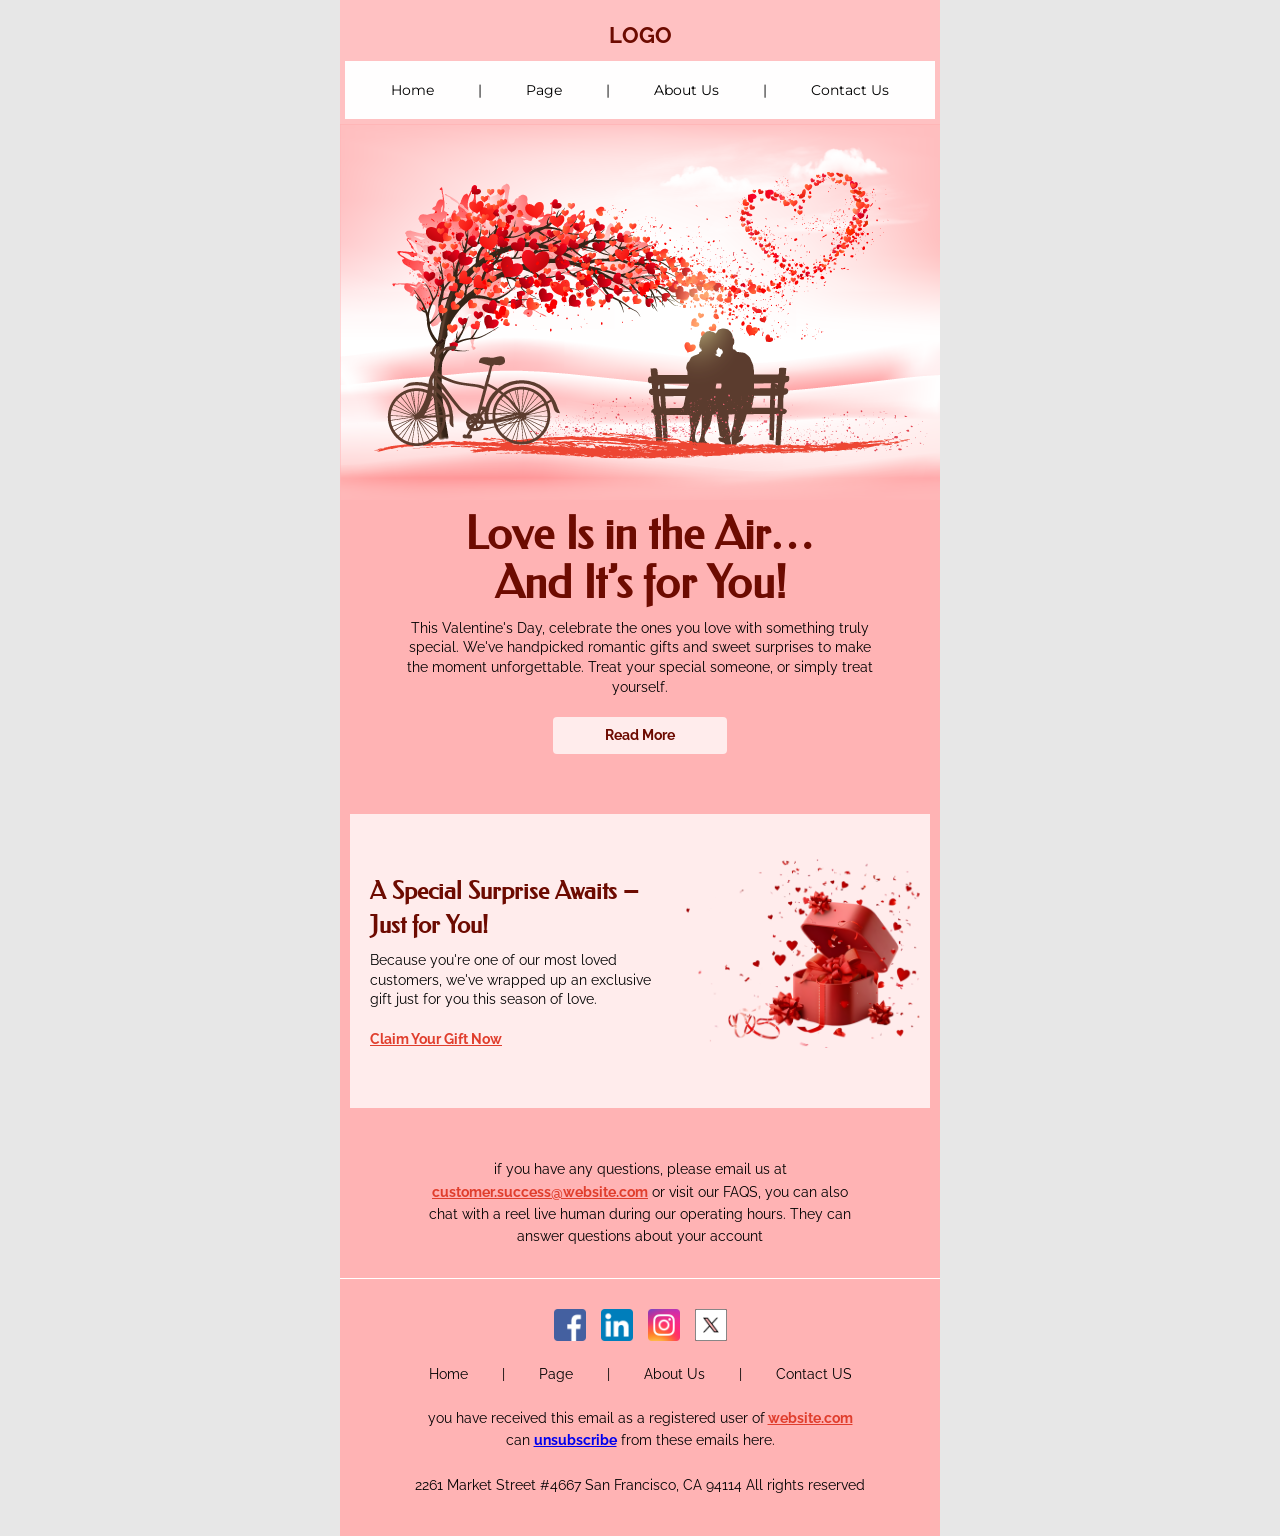
<file: email-templates/1784712926397-H0LDi35o13YDZcbN/index.html>
<!DOCTYPE HTML PUBLIC "-//W3C//DTD XHTML 1.0 Transitional //EN" "http://www.w3.org/TR/xhtml1/DTD/xhtml1-transitional.dtd">
<html xmlns="http://www.w3.org/1999/xhtml" xmlns:v="urn:schemas-microsoft-com:vml" xmlns:o="urn:schemas-microsoft-com:office:office">
<head>
<!--[if gte mso 9]>
<xml>
  <o:OfficeDocumentSettings>
    <o:AllowPNG/>
    <o:PixelsPerInch>96</o:PixelsPerInch>
  </o:OfficeDocumentSettings>
</xml>
<![endif]-->
  <meta http-equiv="Content-Type" content="text/html; charset=UTF-8">
  <meta name="viewport" content="width=device-width, initial-scale=1.0">
  <meta name="x-apple-disable-message-reformatting">
  <!--[if !mso]><!--><meta http-equiv="X-UA-Compatible" content="IE=edge"><!--<![endif]-->
  
  
    <style type="text/css">
      
      @media only screen and (min-width: 620px) {
        .u-row {
          width: 600px !important;
        }

        .u-row .u-col {
          vertical-align: top;
        }

        
            .u-row .u-col-42p33 {
              width: 253.98px !important;
            }
          

            .u-row .u-col-57p67 {
              width: 346.02px !important;
            }
          

            .u-row .u-col-100 {
              width: 600px !important;
            }
          
      }

      @media only screen and (max-width: 620px) {
        .u-row-container {
          max-width: 100% !important;
          padding-left: 0px !important;
          padding-right: 0px !important;
        }

        .u-row {
          width: 100% !important;
        }

        .u-row .u-col {
          display: block !important;
          width: 100% !important;
          min-width: 320px !important;
          max-width: 100% !important;
        }

        .u-row .u-col > div {
          margin: 0 auto;
        }

}
    
body{margin:0;padding:0}table,td,tr{border-collapse:collapse;vertical-align:top}.ie-container table,.mso-container table{table-layout:fixed}*{line-height:inherit}a[x-apple-data-detectors=true]{color:inherit!important;text-decoration:none!important}


@media (max-width: 480px) {
            .hide-mobile {
              
              max-height: 0px;
              overflow: hidden;
    
              display: none !important;
            }
          }
          

table, td { color: #000000; } #u_content_text_3 a { color: #e03e2d; } #u_content_text_4 a { color: #e03e2d; } @media (max-width: 480px) { #u_content_menu_1 .v-padding { padding: 0px 8px !important; } #u_content_heading_1 .v-font-size { font-size: 36px !important; } #u_content_heading_1 .v-line-height { line-height: 110% !important; } #u_content_text_2 .v-container-padding-padding { padding: 0px 10px 10px !important; } #u_content_button_1 .v-size-width { width: 65% !important; } #u_content_button_1 .v-container-padding-padding { padding: 10px 10px 40px !important; } #u_column_4 .v-col-border { border-top: 0px solid transparent !important;border-left: 10px solid #ffb3b4 !important;border-right: 10px solid #ffc1c2 !important;border-bottom: 0px solid transparent !important; } #u_content_heading_3 .v-container-padding-padding { padding: 40px 10px 10px !important; } #u_content_heading_3 .v-text-align { text-align: center !important; } #u_content_text_1 .v-container-padding-padding { padding: 0px 10px 10px !important; } #u_content_text_1 .v-text-align { text-align: center !important; } #u_content_text_3 .v-container-padding-padding { padding: 10px !important; } #u_content_text_3 .v-text-align { text-align: center !important; } #u_column_5 .v-col-border { border-top: 0px solid transparent !important;border-left: 10px solid #ffb3b4 !important;border-right: 10px solid #ffb3b4 !important;border-bottom: 10px solid #ffb3b4 !important; } #u_content_image_2 .v-container-padding-padding { padding: 10px 10px 20px 0px !important; } #u_content_text_4 .v-container-padding-padding { padding: 30px 10px 10px !important; } #u_content_menu_2 .v-padding { padding: 5px 10px !important; } }
    </style>
  
  

<!--[if !mso]><!--><link href="https://fonts.googleapis.com/css?family=Raleway:400,700&display=swap" rel="stylesheet" type="text/css"><link href="https://fonts.googleapis.com/css?family=Montserrat:400,700&display=swap" rel="stylesheet" type="text/css"><link href="https://fonts.googleapis.com/css2?family=Federo&display=swap" rel="stylesheet" type="text/css"><!--<![endif]-->

</head>

<body class="clean-body u_body" style="margin: 0;padding: 0;-webkit-text-size-adjust: 100%;background-color: #e7e7e7;color: #000000">
  <!--[if IE]><div class="ie-container"><![endif]-->
  <!--[if mso]><div class="mso-container"><![endif]-->
  <table role="presentation" id="u_body" style="border-collapse: collapse;table-layout: fixed;border-spacing: 0;mso-table-lspace: 0pt;mso-table-rspace: 0pt;vertical-align: top;min-width: 320px;Margin: 0 auto;background-color: #e7e7e7;width:100%" cellpadding="0" cellspacing="0">
  <tbody>
  <tr style="vertical-align: top">
    <td style="word-break: break-word;border-collapse: collapse !important;vertical-align: top">
    <!--[if (mso)|(IE)]><table role="presentation" width="100%" cellpadding="0" cellspacing="0" border="0"><tr><td align="center" style="background-color: #e7e7e7;" bgcolor="#e7e7e7"><table role="presentation" cellpadding="0" cellspacing="0" border="0" width="600" align="center" style="border-collapse: collapse;"><tr><td style="padding:0;"><![endif]-->
    


<div class="u-row-container" style="padding: 0px;background-color: transparent;">
  <div class="u-row" style="margin: 0 auto;min-width: 320px;max-width: 600px;overflow-wrap: break-word;word-wrap: break-word;word-break: break-word;background-color: transparent;">
    <div style="border-collapse: collapse;display: table;width: 100%;height: 100%;background-color: transparent;">
      <!--[if (mso)|(IE)]><table role="presentation" width="100%" cellpadding="0" cellspacing="0" border="0"><tr><td style="padding: 0px;background-color: transparent;"><table role="presentation" cellpadding="0" cellspacing="0" border="0" width="100%"><tr style="background-color: transparent;"><![endif]-->
      
<!--[if (mso)|(IE)]><td align="center" width="600" class="v-col-border" style="background-color: #ffc1c2;width: 600px;border-top: 0px solid transparent;border-left: 0px solid transparent;border-right: 0px solid transparent;border-bottom: 0px solid transparent;border-radius: 0px;-webkit-border-radius: 0px; -moz-border-radius: 0px;" valign="top"><table role="presentation" width="100%" cellpadding="0" cellspacing="0" border="0"><tr><td style="padding: 0px;"><![endif]-->
<div class="u-col u-col-100" style="max-width: 320px;min-width: 600px;display: table-cell;vertical-align: top;">
  <div style="background-color: #ffc1c2;height: 100%;width: 100% !important;border-radius: 0px;-webkit-border-radius: 0px; -moz-border-radius: 0px;">
  <!--[if (!mso)&(!IE)]><!--><div class="v-col-border" style="box-sizing: border-box; height: 100%; padding: 0px;border-top: 0px solid transparent;border-left: 0px solid transparent;border-right: 0px solid transparent;border-bottom: 0px solid transparent;border-radius: 0px;-webkit-border-radius: 0px; -moz-border-radius: 0px;"><!--<![endif]-->
  
<table style="font-family:'Raleway',sans-serif;" role="presentation" cellpadding="0" cellspacing="0" width="100%" border="0">
  <tbody>
    <tr>
      <td class="v-container-padding-padding" style="overflow-wrap:break-word;word-break:break-word;padding:20px 10px 5px;font-family:'Raleway',sans-serif;" align="left">
        
  <!--[if mso]><table role="presentation" width="100%"><tr><td><![endif]-->
    <h1 class="v-text-align v-line-height v-font-size" style="margin: 0px; color: #6d0b01; line-height: 140%; text-align: center; word-wrap: break-word; font-size: 22px; font-weight: 400;"><span><strong>LOGO</strong></span></h1>
  <!--[if mso]></td></tr></table><![endif]-->

      </td>
    </tr>
  </tbody>
</table>

  <!--[if (!mso)&(!IE)]><!--></div><!--<![endif]-->
  </div>
</div>
<!--[if (mso)|(IE)]></td></tr></table></td><![endif]-->
      <!--[if (mso)|(IE)]></tr></table></td></tr></table><![endif]-->
    </div>
  </div>
</div>





<div class="u-row-container" style="padding: 0px;background-color: transparent;">
  <div class="u-row" style="margin: 0 auto;min-width: 320px;max-width: 600px;overflow-wrap: break-word;word-wrap: break-word;word-break: break-word;background-color: transparent;">
    <div style="border-collapse: collapse;display: table;width: 100%;height: 100%;background-color: transparent;">
      <!--[if (mso)|(IE)]><table role="presentation" width="100%" cellpadding="0" cellspacing="0" border="0"><tr><td style="padding: 0px;background-color: transparent;"><table role="presentation" cellpadding="0" cellspacing="0" border="0" width="100%"><tr style="background-color: transparent;"><![endif]-->
      
<!--[if (mso)|(IE)]><td align="center" width="590" class="v-col-border" style="background-color: #fffefe;width: 590px;border-top: 5px solid #ffc1c2;border-left: 5px solid #ffc1c2;border-right: 5px solid #ffc1c2;border-bottom: 5px solid #ffc1c2;border-radius: 0px;-webkit-border-radius: 0px; -moz-border-radius: 0px;" valign="top"><table role="presentation" width="100%" cellpadding="0" cellspacing="0" border="0"><tr><td style="padding: 0px;"><![endif]-->
<div class="u-col u-col-100" style="max-width: 320px;min-width: 600px;display: table-cell;vertical-align: top;">
  <div style="background-color: #fffefe;height: 100%;width: 100% !important;border-radius: 0px;-webkit-border-radius: 0px; -moz-border-radius: 0px;">
  <!--[if (!mso)&(!IE)]><!--><div class="v-col-border" style="box-sizing: border-box; height: 100%; padding: 0px;border-top: 5px solid #ffc1c2;border-left: 5px solid #ffc1c2;border-right: 5px solid #ffc1c2;border-bottom: 5px solid #ffc1c2;border-radius: 0px;-webkit-border-radius: 0px; -moz-border-radius: 0px;"><!--<![endif]-->
  
<table id="u_content_menu_1" style="font-family:'Raleway',sans-serif;" role="presentation" cellpadding="0" cellspacing="0" width="100%" border="0">
  <tbody>
    <tr>
      <td class="v-container-padding-padding" style="overflow-wrap:break-word;word-break:break-word;padding:10px;font-family:'Raleway',sans-serif;" align="left">
        
<div aria-label="menu" class="menu" style="text-align:center;">
<!--[if (mso)|(IE)]><table role="presentation" border="0" cellpadding="0" cellspacing="0" align="center" style=""><tr><![endif]-->

  <!--[if (mso)|(IE)]><td style="padding:10px 20px"><![endif]-->
  
    <a aria-label="Menu item - Home" href="https://www.unlayer.com" target="_self" style="padding: 10px 20px; display: inline-block; color: rgb(0, 0, 0); font-family: Montserrat, sans-serif; font-size: 14px; text-decoration: none; line-height: inherit;" class="v-padding v-font-size">Home
    </a>
  
  <!--[if (mso)|(IE)]></td><![endif]-->
  
    <!--[if (mso)|(IE)]><td style="padding:10px 20px"><![endif]-->
    <span aria-label="menu separator" style="padding:10px 20px;display:inline-block;color:#000000;font-family:'Montserrat',sans-serif;font-size:14px;" class="v-padding v-font-size hide-mobile">
      |
    </span>
    <!--[if (mso)|(IE)]></td><![endif]-->
  

  <!--[if (mso)|(IE)]><td style="padding:10px 20px"><![endif]-->
  
    <a aria-label="Menu item - Page" href="https://www.unlayer.com" target="_self" style="padding: 10px 20px; display: inline-block; color: rgb(0, 0, 0); font-family: Montserrat, sans-serif; font-size: 14px; text-decoration: none; line-height: inherit;" class="v-padding v-font-size">Page
    </a>
  
  <!--[if (mso)|(IE)]></td><![endif]-->
  
    <!--[if (mso)|(IE)]><td style="padding:10px 20px"><![endif]-->
    <span aria-label="menu separator" style="padding:10px 20px;display:inline-block;color:#000000;font-family:'Montserrat',sans-serif;font-size:14px;" class="v-padding v-font-size hide-mobile">
      |
    </span>
    <!--[if (mso)|(IE)]></td><![endif]-->
  

  <!--[if (mso)|(IE)]><td style="padding:10px 20px"><![endif]-->
  
    <a aria-label="Menu item - About Us" href="https://www.unlayer.com" target="_self" style="padding: 10px 20px; display: inline-block; color: rgb(0, 0, 0); font-family: Montserrat, sans-serif; font-size: 14px; text-decoration: none; line-height: inherit;" class="v-padding v-font-size">About Us
    </a>
  
  <!--[if (mso)|(IE)]></td><![endif]-->
  
    <!--[if (mso)|(IE)]><td style="padding:10px 20px"><![endif]-->
    <span aria-label="menu separator" style="padding:10px 20px;display:inline-block;color:#000000;font-family:'Montserrat',sans-serif;font-size:14px;" class="v-padding v-font-size hide-mobile">
      |
    </span>
    <!--[if (mso)|(IE)]></td><![endif]-->
  

  <!--[if (mso)|(IE)]><td style="padding:10px 20px"><![endif]-->
  
    <a aria-label="Menu item - Contact Us" href="https://www.unlayer.com" target="_self" style="padding: 10px 20px; display: inline-block; color: rgb(0, 0, 0); font-family: Montserrat, sans-serif; font-size: 14px; text-decoration: none; line-height: inherit;" class="v-padding v-font-size">Contact Us
    </a>
  
  <!--[if (mso)|(IE)]></td><![endif]-->
  

<!--[if (mso)|(IE)]></tr></table><![endif]-->
</div>

      </td>
    </tr>
  </tbody>
</table>

  <!--[if (!mso)&(!IE)]><!--></div><!--<![endif]-->
  </div>
</div>
<!--[if (mso)|(IE)]></td></tr></table></td><![endif]-->
      <!--[if (mso)|(IE)]></tr></table></td></tr></table><![endif]-->
    </div>
  </div>
</div>





<!--[if gte mso 9]>
<table role="presentation" cellpadding="0" cellspacing="0" border="0" width="600">
  <tr>
    <td background="https://cdn.templates.unlayer.com/assets/1738219277430-be-my-valentine.png" valign="top">
      <v:rect xmlns:v="urn:schemas-microsoft-com:vml" fill="true" stroke="false" style="width:600px;">
        <v:fill type="frame" src="https://cdn.templates.unlayer.com/assets/1738219277430-be-my-valentine.png" />
        <v:textbox style="mso-fit-shape-to-text:true" inset="0,0,0,0">
<![endif]-->

<div class="u-row-container" style="padding: 0px;background-image: url('images/image-7.png');background-repeat: no-repeat;background-position: center center;background-color: transparent;">
  <div class="u-row" style="margin: 0 auto;min-width: 320px;max-width: 600px;overflow-wrap: break-word;word-wrap: break-word;word-break: break-word;background-color: transparent;">
    <div style="border-collapse: collapse;display: table;width: 100%;height: 100%;background-color: transparent;">
      <!--[if (mso)|(IE)]><table role="presentation" width="100%" cellpadding="0" cellspacing="0" border="0"><tr><td style="padding: 0px;background-image: url('images/image-7.png');background-repeat: no-repeat;background-position: center center;background-color: transparent;"><table role="presentation" cellpadding="0" cellspacing="0" border="0" width="100%"><tr style="background-color: transparent;"><![endif]-->
      
<!--[if (mso)|(IE)]><td align="center" width="600" class="v-col-border" style="background-color: #ffb3b4;width: 600px;border-top: 0px solid transparent;border-left: 0px solid transparent;border-right: 0px solid transparent;border-bottom: 0px solid transparent;" valign="top"><table role="presentation" width="100%" cellpadding="0" cellspacing="0" border="0"><tr><td style="padding: 0px;"><![endif]-->
<div class="u-col u-col-100" style="max-width: 320px;min-width: 600px;display: table-cell;vertical-align: top;">
  <div style="background-color: #ffb3b4;height: 100%;width: 100% !important;">
  <!--[if (!mso)&(!IE)]><!--><div class="v-col-border" style="box-sizing: border-box; height: 100%; padding: 0px;border-top: 0px solid transparent;border-left: 0px solid transparent;border-right: 0px solid transparent;border-bottom: 0px solid transparent;"><!--<![endif]-->
  
<table style="font-family:'Raleway',sans-serif;" role="presentation" cellpadding="0" cellspacing="0" width="100%" border="0">
  <tbody>
    <tr>
      <td class="v-container-padding-padding" style="overflow-wrap:break-word;word-break:break-word;padding:0px;font-family:'Raleway',sans-serif;" align="left">
        
<table role="presentation" width="100%" cellpadding="0" cellspacing="0" border="0">
  <tr>
    <td class="v-text-align" style="padding-right: 0px;padding-left: 0px;" align="center">
      
      <!--[if mso]><img align="center" border="0" src="https://cdn.templates.unlayer.com/assets/1738219296906-be-my-valentine.png" alt="image" title="image" style="outline: none;text-decoration: none;-ms-interpolation-mode: bicubic;clear: both;display: inline-block !important;border: none;float: none;" width="600" height="376"/><![endif]--><!--[if !mso]><!--><img align="center" border="0" src="images/image-1.png" alt="image" title="image" style="outline: none;text-decoration: none;-ms-interpolation-mode: bicubic;clear: both;display: inline-block !important;border: none;height: auto;float: none;width: 100%;max-width: 600px;" width="600"/><!--<![endif]-->
      
    </td>
  </tr>
</table>

      </td>
    </tr>
  </tbody>
</table>

<table id="u_content_heading_1" style="font-family:'Raleway',sans-serif;" role="presentation" cellpadding="0" cellspacing="0" width="100%" border="0">
  <tbody>
    <tr>
      <td class="v-container-padding-padding" style="overflow-wrap:break-word;word-break:break-word;padding:10px;font-family:'Raleway',sans-serif;" align="left">
        
  <!--[if mso]><table role="presentation" width="100%"><tr><td><![endif]-->
    <h1 class="v-text-align v-line-height v-font-size" style="margin: 0px; color: #6d0b01; line-height: 110%; text-align: center; word-wrap: break-word; font-family: Federo; font-size: 45px; font-weight: 400;"><span style="line-height: 39.6px;"><strong>Love Is in the Air&hellip; <br />And It&rsquo;s for You!</strong></span></h1>
  <!--[if mso]></td></tr></table><![endif]-->

      </td>
    </tr>
  </tbody>
</table>

<table id="u_content_text_2" style="font-family:'Raleway',sans-serif;" role="presentation" cellpadding="0" cellspacing="0" width="100%" border="0">
  <tbody>
    <tr>
      <td class="v-container-padding-padding" style="overflow-wrap:break-word;word-break:break-word;padding:0px 60px 10px;font-family:'Raleway',sans-serif;" align="left">
        
  <div class="v-text-align v-line-height v-font-size" style="font-size: 14px; line-height: 140%; text-align: center; word-wrap: break-word;">
    <p style="line-height: 140%; margin: 0px;">This Valentine's Day, celebrate the ones you love with something truly special. We've handpicked romantic gifts and sweet surprises to make the moment unforgettable. Treat your special someone, or simply treat yourself.</p>
  </div>

      </td>
    </tr>
  </tbody>
</table>

<table id="u_content_button_1" style="font-family:'Raleway',sans-serif;" role="presentation" cellpadding="0" cellspacing="0" width="100%" border="0">
  <tbody>
    <tr>
      <td class="v-container-padding-padding" style="overflow-wrap:break-word;word-break:break-word;padding:10px 10px 60px;font-family:'Raleway',sans-serif;" align="left">
        
  <!--[if mso]><style>.v-button {background: transparent !important;}</style><![endif]-->
<div class="v-text-align" align="center">
  <!--[if mso]><table role="presentation" border="0" cellspacing="0" cellpadding="0"><tr><td align="center" bgcolor="#ffecec" style="padding:10px 20px;" valign="top"><![endif]-->
    <a href="https://unlayer.com" target="_blank" class="v-button v-size-width v-font-size" style="box-sizing: border-box; display: inline-block; text-decoration: none; text-size-adjust: none; text-align: center; color: rgb(109, 11, 1); background: rgb(255, 236, 236); border-radius: 4px; width: 30%; max-width: 100%; word-break: break-word; overflow-wrap: break-word; font-size: 14px; line-height: inherit;"><span class="v-line-height v-padding" style="display:block;padding:10px 20px;line-height:120%;"><strong><span style="font-size: 14px; line-height: 16.8px;">Read More</span></strong></span>
    </a>
    <!--[if mso]></td></tr></table><![endif]-->
</div>

      </td>
    </tr>
  </tbody>
</table>

  <!--[if (!mso)&(!IE)]><!--></div><!--<![endif]-->
  </div>
</div>
<!--[if (mso)|(IE)]></td></tr></table></td><![endif]-->
      <!--[if (mso)|(IE)]></tr></table></td></tr></table><![endif]-->
    </div>
  </div>
</div>

<!--[if gte mso 9]>
        </v:textbox>
      </v:rect>
    </td>
  </tr>
</table>
<![endif]-->





<div class="u-row-container" style="padding: 0px;background-color: transparent;">
  <div class="u-row" style="margin: 0 auto;min-width: 320px;max-width: 600px;overflow-wrap: break-word;word-wrap: break-word;word-break: break-word;background-color: transparent;">
    <div style="border-collapse: collapse;display: table;width: 100%;height: 100%;background-color: transparent;">
      <!--[if (mso)|(IE)]><table role="presentation" width="100%" cellpadding="0" cellspacing="0" border="0"><tr><td style="padding: 0px;background-color: transparent;"><table role="presentation" cellpadding="0" cellspacing="0" border="0" width="100%"><tr style="background-color: transparent;"><![endif]-->
      
<!--[if (mso)|(IE)]><td align="center" width="336" class="v-col-border" style="background-color: #ffecec;width: 336px;border-top: 0px solid transparent;border-left: 10px solid #ffb3b4;border-right: 0px solid transparent;border-bottom: 10px solid #ffb3b4;border-radius: 0px;-webkit-border-radius: 0px; -moz-border-radius: 0px;" valign="top"><table role="presentation" width="100%" cellpadding="0" cellspacing="0" border="0"><tr><td style="padding: 0px;"><![endif]-->
<div id="u_column_4" class="u-col u-col-57p67" style="max-width: 320px;min-width: 346.02px;display: table-cell;vertical-align: top;">
  <div style="background-color: #ffecec;height: 100%;width: 100% !important;border-radius: 0px;-webkit-border-radius: 0px; -moz-border-radius: 0px;">
  <!--[if (!mso)&(!IE)]><!--><div class="v-col-border" style="box-sizing: border-box; height: 100%; padding: 0px;border-top: 0px solid transparent;border-left: 10px solid #ffb3b4;border-right: 0px solid transparent;border-bottom: 10px solid #ffb3b4;border-radius: 0px;-webkit-border-radius: 0px; -moz-border-radius: 0px;"><!--<![endif]-->
  
<table id="u_content_heading_3" style="font-family:'Raleway',sans-serif;" role="presentation" cellpadding="0" cellspacing="0" width="100%" border="0">
  <tbody>
    <tr>
      <td class="v-container-padding-padding" style="overflow-wrap:break-word;word-break:break-word;padding:60px 10px 10px 20px;font-family:'Raleway',sans-serif;" align="left">
        
  <!--[if mso]><table role="presentation" width="100%"><tr><td><![endif]-->
    <h1 class="v-text-align v-line-height v-font-size" style="margin: 0px; color: #6d0b01; line-height: 140%; text-align: left; word-wrap: break-word; font-family: Federo; font-size: 24px; font-weight: 400;"><span><strong>A Special Surprise Awaits &ndash;<br />Just for You!</strong></span></h1>
  <!--[if mso]></td></tr></table><![endif]-->

      </td>
    </tr>
  </tbody>
</table>

<table id="u_content_text_1" style="font-family:'Raleway',sans-serif;" role="presentation" cellpadding="0" cellspacing="0" width="100%" border="0">
  <tbody>
    <tr>
      <td class="v-container-padding-padding" style="overflow-wrap:break-word;word-break:break-word;padding:0px 10px 10px 20px;font-family:'Raleway',sans-serif;" align="left">
        
  <div class="v-text-align v-line-height v-font-size" style="font-size: 14px; line-height: 140%; text-align: left; word-wrap: break-word;">
    <p style="line-height: 140%; margin: 0px;">Because you're one of our most loved customers, we've wrapped up an exclusive gift just for you this season of love.</p>
  </div>

      </td>
    </tr>
  </tbody>
</table>

<table id="u_content_text_3" style="font-family:'Raleway',sans-serif;" role="presentation" cellpadding="0" cellspacing="0" width="100%" border="0">
  <tbody>
    <tr>
      <td class="v-container-padding-padding" style="overflow-wrap:break-word;word-break:break-word;padding:10px 60px 10px 20px;font-family:'Raleway',sans-serif;" align="left">
        
  <div class="v-text-align v-line-height v-font-size" style="font-size: 14px; line-height: 140%; text-align: left; word-wrap: break-word;">
    <p style="line-height: 140%; margin: 0px;"><a rel="noopener" href="https://www.unlayer.com" target="_blank"><strong>Claim Your Gift Now</strong></a></p>
  </div>

      </td>
    </tr>
  </tbody>
</table>

  <!--[if (!mso)&(!IE)]><!--></div><!--<![endif]-->
  </div>
</div>
<!--[if (mso)|(IE)]></td></tr></table></td><![endif]-->
<!--[if (mso)|(IE)]><td align="center" width="243" class="v-col-border" style="background-color: #ffecec;width: 243px;border-top: 0px solid transparent;border-left: 0px solid transparent;border-right: 10px solid #ffb3b4;border-bottom: 10px solid #ffb3b4;border-radius: 0px;-webkit-border-radius: 0px; -moz-border-radius: 0px;" valign="top"><table role="presentation" width="100%" cellpadding="0" cellspacing="0" border="0"><tr><td style="padding: 0px;"><![endif]-->
<div id="u_column_5" class="u-col u-col-42p33" style="max-width: 320px;min-width: 253.98px;display: table-cell;vertical-align: top;">
  <div style="background-color: #ffecec;height: 100%;width: 100% !important;border-radius: 0px;-webkit-border-radius: 0px; -moz-border-radius: 0px;">
  <!--[if (!mso)&(!IE)]><!--><div class="v-col-border" style="box-sizing: border-box; height: 100%; padding: 0px;border-top: 0px solid transparent;border-left: 0px solid transparent;border-right: 10px solid #ffb3b4;border-bottom: 10px solid #ffb3b4;border-radius: 0px;-webkit-border-radius: 0px; -moz-border-radius: 0px;"><!--<![endif]-->
  
<table id="u_content_image_2" style="font-family:'Raleway',sans-serif;" role="presentation" cellpadding="0" cellspacing="0" width="100%" border="0">
  <tbody>
    <tr>
      <td class="v-container-padding-padding" style="overflow-wrap:break-word;word-break:break-word;padding:45px 10px 60px 0px;font-family:'Raleway',sans-serif;" align="left">
        
<table role="presentation" width="100%" cellpadding="0" cellspacing="0" border="0">
  <tr>
    <td class="v-text-align" style="padding-right: 0px;padding-left: 0px;" align="center">
      
      <!--[if mso]><img align="center" border="0" src="https://cdn.templates.unlayer.com/assets/1738220321297-Gift.png?w=467.96px" alt="Red gift box with hearts." title="Red gift box with hearts." style="outline: none;text-decoration: none;-ms-interpolation-mode: bicubic;clear: both;display: inline-block !important;border: none;float: none;" width="234" height="189"/><![endif]--><!--[if !mso]><!--><img align="center" border="0" src="images/image-2.png" alt="Red gift box with hearts." title="Red gift box with hearts." style="outline: none;text-decoration: none;-ms-interpolation-mode: bicubic;clear: both;display: inline-block !important;border: none;height: auto;float: none;width: 100%;max-width: 233.98px;" width="233.98"/><!--<![endif]-->
      
    </td>
  </tr>
</table>

      </td>
    </tr>
  </tbody>
</table>

  <!--[if (!mso)&(!IE)]><!--></div><!--<![endif]-->
  </div>
</div>
<!--[if (mso)|(IE)]></td></tr></table></td><![endif]-->
      <!--[if (mso)|(IE)]></tr></table></td></tr></table><![endif]-->
    </div>
  </div>
</div>





<div class="u-row-container" style="padding: 0px;background-color: transparent;">
  <div class="u-row" style="margin: 0 auto;min-width: 320px;max-width: 600px;overflow-wrap: break-word;word-wrap: break-word;word-break: break-word;background-color: transparent;">
    <div style="border-collapse: collapse;display: table;width: 100%;height: 100%;background-color: transparent;">
      <!--[if (mso)|(IE)]><table role="presentation" width="100%" cellpadding="0" cellspacing="0" border="0"><tr><td style="padding: 0px;background-color: transparent;"><table role="presentation" cellpadding="0" cellspacing="0" border="0" width="100%"><tr style="background-color: transparent;"><![endif]-->
      
<!--[if (mso)|(IE)]><td align="center" width="600" class="v-col-border" style="background-color: #ffb3b4;width: 600px;border-top: 0px solid transparent;border-left: 0px solid transparent;border-right: 0px solid transparent;border-bottom: 0px solid transparent;border-radius: 0px;-webkit-border-radius: 0px; -moz-border-radius: 0px;" valign="top"><table role="presentation" width="100%" cellpadding="0" cellspacing="0" border="0"><tr><td style="padding: 0px;"><![endif]-->
<div class="u-col u-col-100" style="max-width: 320px;min-width: 600px;display: table-cell;vertical-align: top;">
  <div style="background-color: #ffb3b4;height: 100%;width: 100% !important;border-radius: 0px;-webkit-border-radius: 0px; -moz-border-radius: 0px;">
  <!--[if (!mso)&(!IE)]><!--><div class="v-col-border" style="box-sizing: border-box; height: 100%; padding: 0px;border-top: 0px solid transparent;border-left: 0px solid transparent;border-right: 0px solid transparent;border-bottom: 0px solid transparent;border-radius: 0px;-webkit-border-radius: 0px; -moz-border-radius: 0px;"><!--<![endif]-->
  
<table id="u_content_text_4" style="font-family:'Raleway',sans-serif;" role="presentation" cellpadding="0" cellspacing="0" width="100%" border="0">
  <tbody>
    <tr>
      <td class="v-container-padding-padding" style="overflow-wrap:break-word;word-break:break-word;padding:40px 80px 10px;font-family:'Raleway',sans-serif;" align="left">
        
  <div class="v-text-align v-line-height v-font-size" style="font-size: 14px; color: #000000; line-height: 160%; text-align: center; word-wrap: break-word;">
    <p style="font-size: 14px; line-height: 160%; margin: 0px;">if you have any questions, please email us at <strong><a rel="noopener" href="https://www.unlayer.com" target="_blank">customer.success@website.com</a></strong> or visit our FAQS, you can also chat with a reel live human during our operating hours. They can answer questions about your account</p>
  </div>

      </td>
    </tr>
  </tbody>
</table>

<table style="font-family:'Raleway',sans-serif;" role="presentation" cellpadding="0" cellspacing="0" width="100%" border="0">
  <tbody>
    <tr>
      <td class="v-container-padding-padding" style="overflow-wrap:break-word;word-break:break-word;padding:20px 0px;font-family:'Raleway',sans-serif;" align="left">
        
  <table role="presentation" aria-label="divider" align="center" border="0" cellpadding="0" cellspacing="0" width="100%" style="border-collapse: collapse;table-layout: fixed;border-spacing: 0;mso-table-lspace: 0pt;mso-table-rspace: 0pt;vertical-align: top;-ms-text-size-adjust: 100%;-webkit-text-size-adjust: 100%">
    <tbody>
      <tr style="vertical-align: top">
        <td style="word-break: break-word;border-collapse: collapse !important;vertical-align: top;border-top: 1px solid #ffffff;font-size: 0px;line-height: 0px;mso-line-height-rule: exactly;-ms-text-size-adjust: 100%;-webkit-text-size-adjust: 100%">
          <!--[if gte mso 15]>&nbsp;<![endif]-->
        </td>
      </tr>
    </tbody>
  </table>

      </td>
    </tr>
  </tbody>
</table>

<table style="font-family:'Raleway',sans-serif;" role="presentation" cellpadding="0" cellspacing="0" width="100%" border="0">
  <tbody>
    <tr>
      <td class="v-container-padding-padding" style="overflow-wrap:break-word;word-break:break-word;padding:10px;font-family:'Raleway',sans-serif;" align="left">
        
<div align="center" style="direction: ltr;" aria-label="social">
  <div style="display: table; max-width:173px;">
  <!--[if (mso)|(IE)]><table role="presentation" width="173" cellpadding="0" cellspacing="0" border="0"><tr><td style="border-collapse:collapse;" align="center"><table role="presentation" width="100%" cellpadding="0" cellspacing="0" border="0" style="border-collapse:collapse; mso-table-lspace: 0pt;mso-table-rspace: 0pt; width:173px;"><tr><![endif]-->
  
    
    <!--[if (mso)|(IE)]><td width="32" style="width:32px; padding-right: 15px;" valign="top"><![endif]-->
    <table role="presentation" aria-label="Facebook icon" border="0" cellspacing="0" cellpadding="0" width="32" height="32" style="width: 32px !important;height: 32px !important;display: inline-block;border-collapse: collapse;table-layout: fixed;border-spacing: 0;mso-table-lspace: 0pt;mso-table-rspace: 0pt;vertical-align: top;margin-right: 15px">
      <tbody><tr style="vertical-align: top"><td valign="middle" style="word-break: break-word;border-collapse: collapse !important;vertical-align: top">
        <a href="https://www.facebook.com/unlayer" title="Facebook" target="_blank" style="color: rgb(0, 0, 238); text-decoration: underline; line-height: inherit;"><img src="images/image-3.png" alt="Facebook icon" title="Facebook" width="32" style="outline: none;text-decoration: none;-ms-interpolation-mode: bicubic;clear: both;display: block !important;border: none;height: auto;float: none;max-width: 32px !important">
        </a>
      </td></tr>
    </tbody></table>
    <!--[if (mso)|(IE)]></td><![endif]-->
    
    <!--[if (mso)|(IE)]><td width="32" style="width:32px; padding-right: 15px;" valign="top"><![endif]-->
    <table role="presentation" aria-label="LinkedIn icon" border="0" cellspacing="0" cellpadding="0" width="32" height="32" style="width: 32px !important;height: 32px !important;display: inline-block;border-collapse: collapse;table-layout: fixed;border-spacing: 0;mso-table-lspace: 0pt;mso-table-rspace: 0pt;vertical-align: top;margin-right: 15px">
      <tbody><tr style="vertical-align: top"><td valign="middle" style="word-break: break-word;border-collapse: collapse !important;vertical-align: top">
        <a href="https://www.linkedin.com/company/unlayer/" title="LinkedIn" target="_blank" style="color: rgb(0, 0, 238); text-decoration: underline; line-height: inherit;"><img src="images/image-4.png" alt="LinkedIn icon" title="LinkedIn" width="32" style="outline: none;text-decoration: none;-ms-interpolation-mode: bicubic;clear: both;display: block !important;border: none;height: auto;float: none;max-width: 32px !important">
        </a>
      </td></tr>
    </tbody></table>
    <!--[if (mso)|(IE)]></td><![endif]-->
    
    <!--[if (mso)|(IE)]><td width="32" style="width:32px; padding-right: 15px;" valign="top"><![endif]-->
    <table role="presentation" aria-label="Instagram icon" border="0" cellspacing="0" cellpadding="0" width="32" height="32" style="width: 32px !important;height: 32px !important;display: inline-block;border-collapse: collapse;table-layout: fixed;border-spacing: 0;mso-table-lspace: 0pt;mso-table-rspace: 0pt;vertical-align: top;margin-right: 15px">
      <tbody><tr style="vertical-align: top"><td valign="middle" style="word-break: break-word;border-collapse: collapse !important;vertical-align: top">
        <a href="https://www.instagram.com/unlayer_official/" title="Instagram" target="_blank" style="color: rgb(0, 0, 238); text-decoration: underline; line-height: inherit;"><img src="images/image-5.png" alt="Instagram icon" title="Instagram" width="32" style="outline: none;text-decoration: none;-ms-interpolation-mode: bicubic;clear: both;display: block !important;border: none;height: auto;float: none;max-width: 32px !important">
        </a>
      </td></tr>
    </tbody></table>
    <!--[if (mso)|(IE)]></td><![endif]-->
    
    <!--[if (mso)|(IE)]><td width="32" style="width:32px; padding-right: 0px;" valign="top"><![endif]-->
    <table role="presentation" aria-label="X icon" border="0" cellspacing="0" cellpadding="0" width="32" height="32" style="width: 32px !important;height: 32px !important;display: inline-block;border-collapse: collapse;table-layout: fixed;border-spacing: 0;mso-table-lspace: 0pt;mso-table-rspace: 0pt;vertical-align: top;margin-right: 0px">
      <tbody><tr style="vertical-align: top"><td valign="middle" style="word-break: break-word;border-collapse: collapse !important;vertical-align: top">
        <a href="https://twitter.com/unlayerapp" title="X" target="_blank" style="color: rgb(0, 0, 238); text-decoration: underline; line-height: inherit;"><img src="images/image-6.png" alt="X icon" title="X" width="32" style="outline: none;text-decoration: none;-ms-interpolation-mode: bicubic;clear: both;display: block !important;border: none;height: auto;float: none;max-width: 32px !important">
        </a>
      </td></tr>
    </tbody></table>
    <!--[if (mso)|(IE)]></td><![endif]-->
    
    
    <!--[if (mso)|(IE)]></tr></table></td></tr></table><![endif]-->
  </div>
</div>

      </td>
    </tr>
  </tbody>
</table>

<table id="u_content_menu_2" style="font-family:'Raleway',sans-serif;" role="presentation" cellpadding="0" cellspacing="0" width="100%" border="0">
  <tbody>
    <tr>
      <td class="v-container-padding-padding" style="overflow-wrap:break-word;word-break:break-word;padding:10px;font-family:'Raleway',sans-serif;" align="left">
        
<div aria-label="menu" class="menu" style="text-align:center;">
<!--[if (mso)|(IE)]><table role="presentation" border="0" cellpadding="0" cellspacing="0" align="center" style=""><tr><![endif]-->

  <!--[if (mso)|(IE)]><td style="padding:5px 15px"><![endif]-->
  
    <a aria-label="Menu item - Home" href="https://www.unlayer.com" target="_self" style="padding: 5px 15px; display: inline-block; color: rgb(0, 0, 0); font-size: 14px; text-decoration: none; line-height: inherit;" class="v-padding v-font-size">Home
    </a>
  
  <!--[if (mso)|(IE)]></td><![endif]-->
  
    <!--[if (mso)|(IE)]><td style="padding:5px 15px"><![endif]-->
    <span aria-label="menu separator" style="padding:5px 15px;display:inline-block;color:#000000;font-size:14px;" class="v-padding v-font-size hide-mobile">
      |
    </span>
    <!--[if (mso)|(IE)]></td><![endif]-->
  

  <!--[if (mso)|(IE)]><td style="padding:5px 15px"><![endif]-->
  
    <a aria-label="Menu item - Page" href="https://www.unlayer.com" target="_self" style="padding: 5px 15px; display: inline-block; color: rgb(0, 0, 0); font-size: 14px; text-decoration: none; line-height: inherit;" class="v-padding v-font-size">Page
    </a>
  
  <!--[if (mso)|(IE)]></td><![endif]-->
  
    <!--[if (mso)|(IE)]><td style="padding:5px 15px"><![endif]-->
    <span aria-label="menu separator" style="padding:5px 15px;display:inline-block;color:#000000;font-size:14px;" class="v-padding v-font-size hide-mobile">
      |
    </span>
    <!--[if (mso)|(IE)]></td><![endif]-->
  

  <!--[if (mso)|(IE)]><td style="padding:5px 15px"><![endif]-->
  
    <a aria-label="Menu item - About Us" href="https://www.unlayer.com" target="_self" style="padding: 5px 15px; display: inline-block; color: rgb(0, 0, 0); font-size: 14px; text-decoration: none; line-height: inherit;" class="v-padding v-font-size">About Us
    </a>
  
  <!--[if (mso)|(IE)]></td><![endif]-->
  
    <!--[if (mso)|(IE)]><td style="padding:5px 15px"><![endif]-->
    <span aria-label="menu separator" style="padding:5px 15px;display:inline-block;color:#000000;font-size:14px;" class="v-padding v-font-size hide-mobile">
      |
    </span>
    <!--[if (mso)|(IE)]></td><![endif]-->
  

  <!--[if (mso)|(IE)]><td style="padding:5px 15px"><![endif]-->
  
    <a aria-label="Menu item - Contact US" href="https://www.unlayer.com" target="_self" style="padding: 5px 15px; display: inline-block; color: rgb(0, 0, 0); font-size: 14px; text-decoration: none; line-height: inherit;" class="v-padding v-font-size">Contact US
    </a>
  
  <!--[if (mso)|(IE)]></td><![endif]-->
  

<!--[if (mso)|(IE)]></tr></table><![endif]-->
</div>

      </td>
    </tr>
  </tbody>
</table>

<table id="u_content_text_5" style="font-family:'Raleway',sans-serif;" role="presentation" cellpadding="0" cellspacing="0" width="100%" border="0">
  <tbody>
    <tr>
      <td class="v-container-padding-padding" style="overflow-wrap:break-word;word-break:break-word;padding:10px 10px 40px;font-family:'Raleway',sans-serif;" align="left">
        
  <div class="v-text-align v-line-height v-font-size" style="font-size: 14px; color: #000000; line-height: 160%; text-align: center; word-wrap: break-word;">
    <p style="font-size: 14px; line-height: 160%; margin: 0px;">you have received this email as a registered user of<strong> <a rel="noopener" href="https://www.unlayer.com" target="_blank" style="color: rgb(224, 62, 45); text-decoration: underline; line-height: inherit;">website.com</a></strong></p>
<p style="font-size: 14px; line-height: 160%; margin: 0px;">can <strong><a rel="noopener" href="https://www.unlayer.com" target="_blank">unsubscribe</a></strong> from these emails here.</p>
<p style="font-size: 14px; line-height: 160%; margin: 0px;">&nbsp;</p>
<p style="font-size: 14px; line-height: 160%; margin: 0px;">2261 Market Street #4667 San Francisco, CA 94114 All rights reserved</p>
  </div>

      </td>
    </tr>
  </tbody>
</table>

  <!--[if (!mso)&(!IE)]><!--></div><!--<![endif]-->
  </div>
</div>
<!--[if (mso)|(IE)]></td></tr></table></td><![endif]-->
      <!--[if (mso)|(IE)]></tr></table></td></tr></table><![endif]-->
    </div>
  </div>
</div>



    <!--[if (mso)|(IE)]></td></tr></table></td></tr></table><![endif]-->
    </td>
  </tr>
  </tbody>
  </table>
  <!--[if mso]></div><![endif]-->
  <!--[if IE]></div><![endif]-->
</body>

</html>
</file>
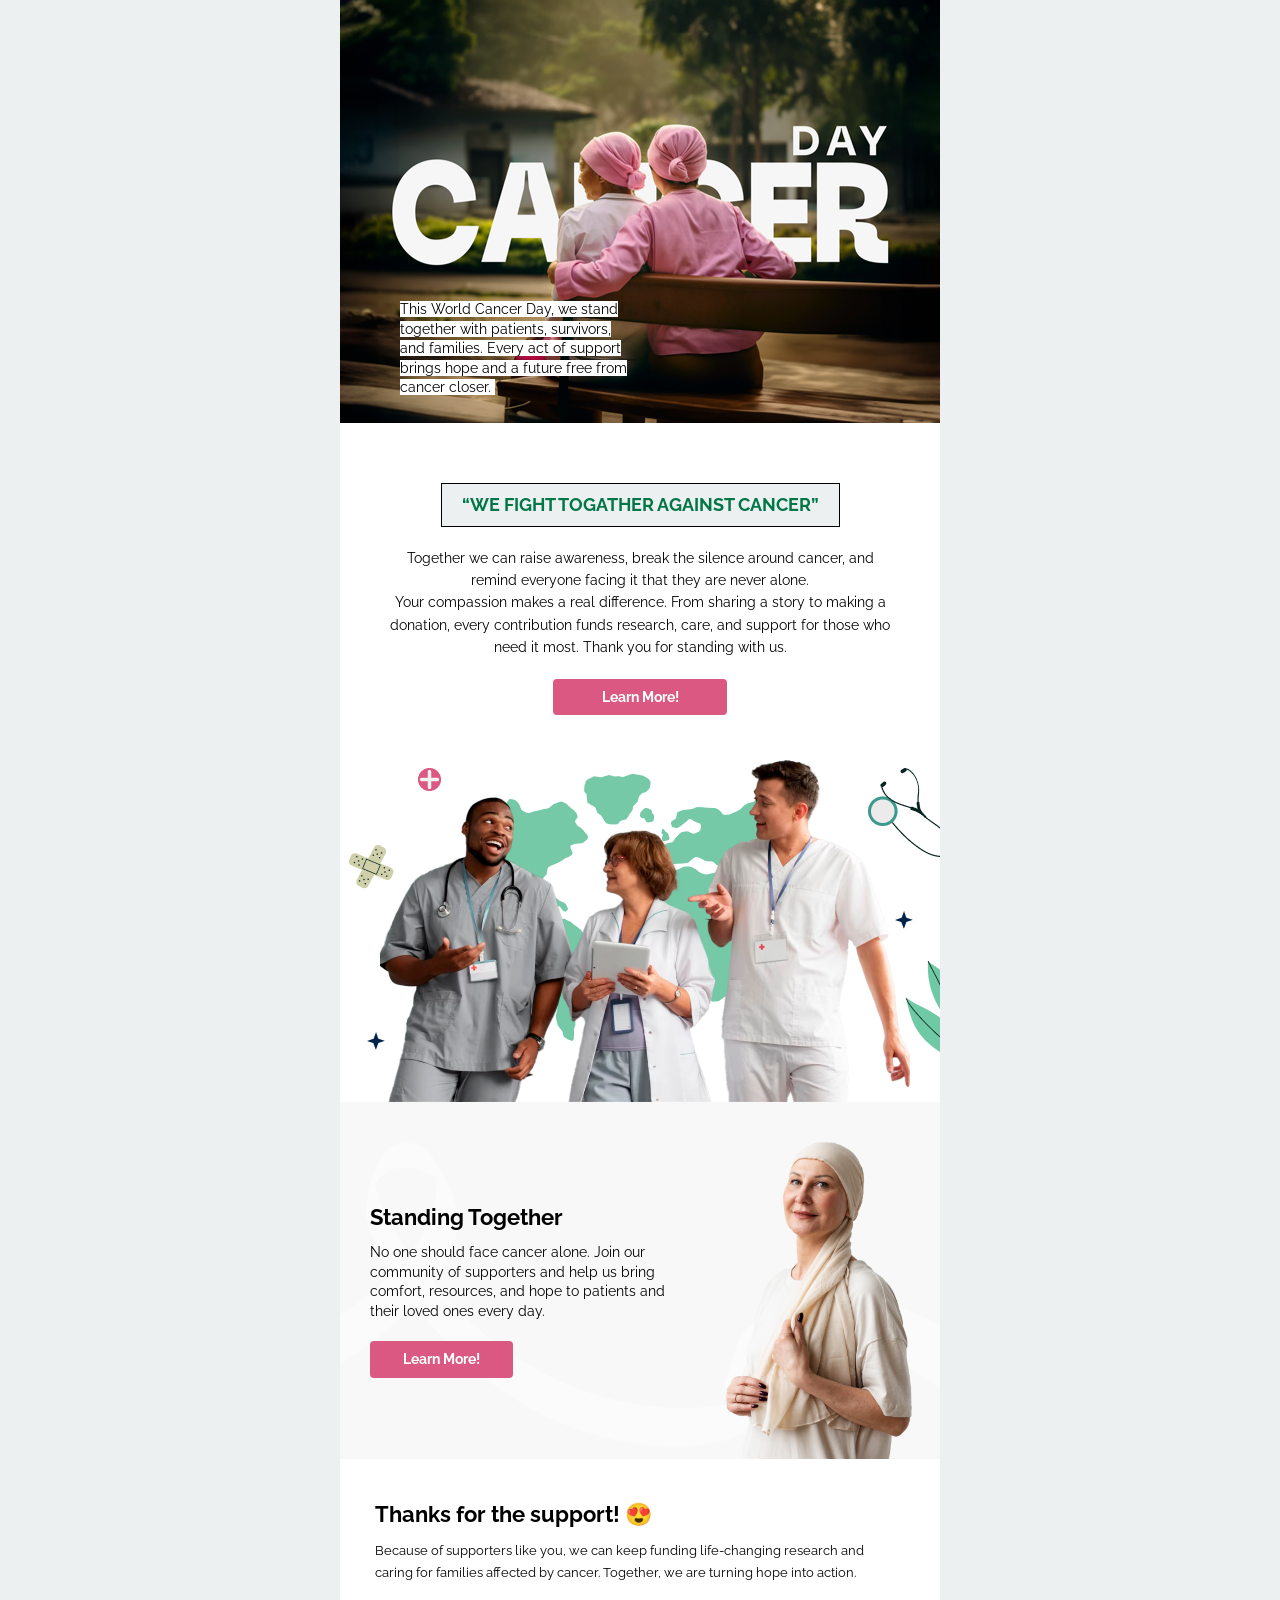
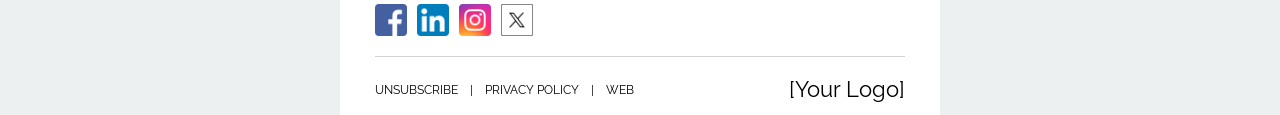
<file: email-templates/1784712939514-DYdUCd2OfAxlzp9p/index.html>
<!DOCTYPE HTML PUBLIC "-//W3C//DTD XHTML 1.0 Transitional //EN" "http://www.w3.org/TR/xhtml1/DTD/xhtml1-transitional.dtd">
<html xmlns="http://www.w3.org/1999/xhtml" xmlns:v="urn:schemas-microsoft-com:vml" xmlns:o="urn:schemas-microsoft-com:office:office">
<head>
<!--[if gte mso 9]>
<xml>
  <o:OfficeDocumentSettings>
    <o:AllowPNG/>
    <o:PixelsPerInch>96</o:PixelsPerInch>
  </o:OfficeDocumentSettings>
</xml>
<![endif]-->
  <meta http-equiv="Content-Type" content="text/html; charset=UTF-8">
  <meta name="viewport" content="width=device-width, initial-scale=1.0">
  <meta name="x-apple-disable-message-reformatting">
  <!--[if !mso]><!--><meta http-equiv="X-UA-Compatible" content="IE=edge"><!--<![endif]-->
  
  
    <style type="text/css">
      
      @media only screen and (min-width: 620px) {
        .u-row {
          width: 600px !important;
        }

        .u-row .u-col {
          vertical-align: top;
        }

        
            .u-row .u-col-38p67 {
              width: 232.02px !important;
            }
          

            .u-row .u-col-40p33 {
              width: 241.98px !important;
            }
          

            .u-row .u-col-59p67 {
              width: 358.02px !important;
            }
          

            .u-row .u-col-61p33 {
              width: 367.98px !important;
            }
          

            .u-row .u-col-100 {
              width: 600px !important;
            }
          
      }

      @media only screen and (max-width: 620px) {
        .u-row-container {
          max-width: 100% !important;
          padding-left: 0px !important;
          padding-right: 0px !important;
        }

        .u-row {
          width: 100% !important;
        }

        .u-row .u-col {
          display: block !important;
          width: 100% !important;
          min-width: 320px !important;
          max-width: 100% !important;
        }

        .u-row .u-col > div {
          margin: 0 auto;
        }

}
    
body{margin:0;padding:0}table,td,tr{border-collapse:collapse;vertical-align:top}.ie-container table,.mso-container table{table-layout:fixed}*{line-height:inherit}a[x-apple-data-detectors=true]{color:inherit!important;text-decoration:none!important}


table, td { color: #000000; } @media (max-width: 480px) { #u_content_text_1 .v-container-padding-padding { padding: 300px 10px 25px !important; } #u_content_button_1 .v-container-padding-padding { padding: 40px 10px 10px !important; } #u_content_text_4 .v-container-padding-padding { padding: 5px 10px 10px !important; } #u_content_button_3 .v-size-width { width: 65% !important; } #u_row_3 .v-row-background-image--inner { background-position: center bottom !important; background-repeat: no-repeat !important; } #u_row_3 .v-row-background-image--outer { background-position: center bottom !important; background-repeat: no-repeat !important; } #u_row_3.v-row-background-image--outer { background-position: center bottom !important; background-repeat: no-repeat !important; } #u_column_3 .v-col-background-color { background-color: #f8f8f8 !important; } #u_content_heading_1 .v-container-padding-padding { padding: 40px 10px 0px !important; } #u_content_heading_1 .v-text-align { text-align: center !important; } #u_content_text_3 .v-container-padding-padding { padding: 10px !important; } #u_content_text_3 .v-text-align { text-align: center !important; } #u_content_button_2 .v-size-width { width: 65% !important; } #u_content_button_2 .v-text-align { text-align: center !important; } #u_content_button_2 .v-container-padding-padding { padding: 10px 10px 10px 20px !important; } #u_content_image_2 .v-container-padding-padding { padding: 20px 10px 0px !important; } #u_content_image_2 .v-src-width { width: 50% !important; } #u_content_image_2 .v-src-max-width { max-width: 50% !important; } #u_content_heading_5 .v-container-padding-padding { padding: 30px 18px 10px !important; } #u_content_heading_5 .v-text-align { text-align: center !important; } #u_content_text_6 .v-container-padding-padding { padding: 0px 20px 10px !important; } #u_content_text_6 .v-text-align { text-align: center !important; } #u_content_social_2 .v-container-padding-padding { padding: 10px 0px 10px 80px !important; } #u_content_heading_3 .v-container-padding-padding { padding: 15px 10px 10px !important; } #u_content_heading_3 .v-text-align { text-align: center !important; } #u_content_heading_4 .v-container-padding-padding { padding: 5px 10px 20px !important; } #u_content_heading_4 .v-text-align { text-align: center !important; } }
    </style>
  
  

<!--[if !mso]><!--><link href="https://fonts.googleapis.com/css?family=Raleway:400,700&display=swap" rel="stylesheet" type="text/css"><!--<![endif]-->

</head>

<body class="clean-body u_body" style="margin: 0;padding: 0;-webkit-text-size-adjust: 100%;background-color: #ecf0f1;color: #000000">
  <!--[if IE]><div class="ie-container"><![endif]-->
  <!--[if mso]><div class="mso-container"><![endif]-->
  <table role="presentation" id="u_body" style="border-collapse: collapse;table-layout: fixed;border-spacing: 0;mso-table-lspace: 0pt;mso-table-rspace: 0pt;vertical-align: top;min-width: 320px;Margin: 0 auto;background-color: #ecf0f1;width:100%" cellpadding="0" cellspacing="0">
  <tbody>
  <tr style="vertical-align: top">
    <td style="word-break: break-word;border-collapse: collapse !important;vertical-align: top">
    <!--[if (mso)|(IE)]><table role="presentation" width="100%" cellpadding="0" cellspacing="0" border="0"><tr><td align="center" style="background-color: #ecf0f1;" bgcolor="#ecf0f1"><table role="presentation" cellpadding="0" cellspacing="0" border="0" width="600" align="center" style="border-collapse: collapse;"><tr><td style="padding:0;"><![endif]-->
    


<!--[if gte mso 9]>
<table role="presentation" cellpadding="0" cellspacing="0" border="0" width="600">
  <tr>
    <td background="https://cdn.templates.unlayer.com/assets/1737546090146-world-cancer-day-with-people-hugging-(2).png" valign="top">
      <v:rect xmlns:v="urn:schemas-microsoft-com:vml" fill="true" stroke="false" style="width:600px;">
        <v:fill type="frame" src="https://cdn.templates.unlayer.com/assets/1737546090146-world-cancer-day-with-people-hugging-(2).png" />
        <v:textbox style="mso-fit-shape-to-text:true" inset="0,0,0,0">
<![endif]-->

<div class="u-row-container v-row-background-image--outer" style="padding: 0px;background-image: url('images/image-7.png');background-repeat: no-repeat;background-position: center top;background-color: transparent;">
  <div class="u-row" style="margin: 0 auto;min-width: 320px;max-width: 600px;overflow-wrap: break-word;word-wrap: break-word;word-break: break-word;background-color: transparent;">
    <div class="v-row-background-image--inner" style="border-collapse: collapse;display: table;width: 100%;height: 100%;background-color: transparent;">
      <!--[if (mso)|(IE)]><table role="presentation" width="100%" cellpadding="0" cellspacing="0" border="0"><tr><td class="v-row-background-image--outer" style="padding: 0px;background-image: url('images/image-7.png');background-repeat: no-repeat;background-position: center top;background-color: transparent;"><table role="presentation" cellpadding="0" cellspacing="0" border="0" width="100%"><tr class="v-row-background-image--inner" style="background-color: transparent;"><![endif]-->
      
<!--[if (mso)|(IE)]><td align="center" width="600" class="v-col-background-color" style="width: 600px;border-top: 0px solid transparent;border-left: 0px solid transparent;border-right: 0px solid transparent;border-bottom: 0px solid transparent;" valign="top"><table role="presentation" width="100%" cellpadding="0" cellspacing="0" border="0"><tr><td style="padding: 0px;"><![endif]-->
<div class="u-col u-col-100" style="max-width: 320px;min-width: 600px;display: table-cell;vertical-align: top;">
  <div class="v-col-background-color" style="height: 100%;width: 100% !important;">
  <!--[if (!mso)&(!IE)]><!--><div style="box-sizing: border-box; height: 100%; padding: 0px;border-top: 0px solid transparent;border-left: 0px solid transparent;border-right: 0px solid transparent;border-bottom: 0px solid transparent;"><!--<![endif]-->
  
<table id="u_content_text_1" style="font-family:'Raleway',sans-serif;" role="presentation" cellpadding="0" cellspacing="0" width="100%" border="0">
  <tbody>
    <tr>
      <td class="v-container-padding-padding" style="overflow-wrap:break-word;word-break:break-word;padding:300px 310px 25px 60px;font-family:'Raleway',sans-serif;" align="left">
        
  <div class="v-text-align" style="font-size: 14px; line-height: 140%; text-align: left; word-wrap: break-word;">
    <p style="line-height: 140%; margin: 0px;"><span style="background-color: #ffffff; line-height: 19.6px;">This World Cancer Day, we stand together with patients, survivors, and families. Every act of support brings hope and a future free from cancer closer. </span></p>
  </div>

      </td>
    </tr>
  </tbody>
</table>

  <!--[if (!mso)&(!IE)]><!--></div><!--<![endif]-->
  </div>
</div>
<!--[if (mso)|(IE)]></td></tr></table></td><![endif]-->
      <!--[if (mso)|(IE)]></tr></table></td></tr></table><![endif]-->
    </div>
  </div>
</div>

<!--[if gte mso 9]>
        </v:textbox>
      </v:rect>
    </td>
  </tr>
</table>
<![endif]-->





<div class="u-row-container v-row-background-image--outer" style="padding: 0px;background-color: transparent;">
  <div class="u-row" style="margin: 0 auto;min-width: 320px;max-width: 600px;overflow-wrap: break-word;word-wrap: break-word;word-break: break-word;background-color: transparent;">
    <div class="v-row-background-image--inner" style="border-collapse: collapse;display: table;width: 100%;height: 100%;background-color: transparent;">
      <!--[if (mso)|(IE)]><table role="presentation" width="100%" cellpadding="0" cellspacing="0" border="0"><tr><td class="v-row-background-image--outer" style="padding: 0px;background-color: transparent;"><table role="presentation" cellpadding="0" cellspacing="0" border="0" width="100%"><tr class="v-row-background-image--inner" style="background-color: transparent;"><![endif]-->
      
<!--[if (mso)|(IE)]><td align="center" width="600" class="v-col-background-color" style="background-color: #ffffff;width: 600px;border-top: 0px solid transparent;border-left: 0px solid transparent;border-right: 0px solid transparent;border-bottom: 0px solid transparent;border-radius: 0px;-webkit-border-radius: 0px; -moz-border-radius: 0px;" valign="top"><table role="presentation" width="100%" cellpadding="0" cellspacing="0" border="0"><tr><td style="padding: 0px;"><![endif]-->
<div class="u-col u-col-100" style="max-width: 320px;min-width: 600px;display: table-cell;vertical-align: top;">
  <div class="v-col-background-color" style="background-color: #ffffff;height: 100%;width: 100% !important;border-radius: 0px;-webkit-border-radius: 0px; -moz-border-radius: 0px;">
  <!--[if (!mso)&(!IE)]><!--><div style="box-sizing: border-box; height: 100%; padding: 0px;border-top: 0px solid transparent;border-left: 0px solid transparent;border-right: 0px solid transparent;border-bottom: 0px solid transparent;border-radius: 0px;-webkit-border-radius: 0px; -moz-border-radius: 0px;"><!--<![endif]-->
  
<table id="u_content_button_1" style="font-family:'Raleway',sans-serif;" role="presentation" cellpadding="0" cellspacing="0" width="100%" border="0">
  <tbody>
    <tr>
      <td class="v-container-padding-padding" style="overflow-wrap:break-word;word-break:break-word;padding:60px 10px 10px;font-family:'Raleway',sans-serif;" align="left">
        
  <!--[if mso]><style>.v-button {background: transparent !important;}</style><![endif]-->
<div class="v-text-align" align="center">
  <!--[if mso]><v:roundrect xmlns:v="urn:schemas-microsoft-com:vml" xmlns:w="urn:schemas-microsoft-com:office:word" href="https://unlayer.com" style="height:42px; v-text-anchor:middle; width:400px;" arcsize="0%"  strokecolor="#000000" strokeweight="1px" fillcolor="#ecf0f1"><w:anchorlock/><center style="color:#017647;"><![endif]-->
    <a href="https://unlayer.com" target="_blank" class="v-button v-size-width" style="box-sizing: border-box; display: inline-block; text-decoration: none; text-size-adjust: none; text-align: center; color: rgb(1, 118, 71); background: rgb(236, 240, 241); border-radius: 0px; width: auto; max-width: 100%; word-break: break-word; overflow-wrap: break-word; border-color: rgb(0, 0, 0); border-style: solid; border-width: 1px; font-size: 14px; letter-spacing: 0px; line-height: inherit;"><span style="display:block;padding:10px 20px;line-height:120%;"><span style="font-size: 18px; line-height: 21.6px;"><strong><span style="line-height: 21.6px;">“WE FIGHT TOGATHER AGAINST CANCER”</span></strong></span></span>
    </a>
    <!--[if mso]></center></v:roundrect><![endif]-->
</div>

      </td>
    </tr>
  </tbody>
</table>

<table id="u_content_text_4" style="font-family:'Raleway',sans-serif;" role="presentation" cellpadding="0" cellspacing="0" width="100%" border="0">
  <tbody>
    <tr>
      <td class="v-container-padding-padding" style="overflow-wrap:break-word;word-break:break-word;padding:10px 50px;font-family:'Raleway',sans-serif;" align="left">
        
  <div class="v-text-align" style="font-size: 14px; line-height: 160%; text-align: center; word-wrap: break-word;">
    <p style="line-height: 160%; margin: 0px;">Together we can raise awareness, break the silence around cancer, and remind everyone facing it that they are never alone.</p>
<p style="line-height: 160%; margin: 0px;"></p>
<p style="line-height: 160%; margin: 0px;">Your compassion makes a real difference. From sharing a story to making a donation, every contribution funds research, care, and support for those who need it most. Thank you for standing with us.</p>
  </div>

      </td>
    </tr>
  </tbody>
</table>

<table id="u_content_button_3" style="font-family:'Raleway',sans-serif;" role="presentation" cellpadding="0" cellspacing="0" width="100%" border="0">
  <tbody>
    <tr>
      <td class="v-container-padding-padding" style="overflow-wrap:break-word;word-break:break-word;padding:10px 10px 30px;font-family:'Raleway',sans-serif;" align="left">
        
  <!--[if mso]><style>.v-button {background: transparent !important;}</style><![endif]-->
<div class="v-text-align" align="center">
  <!--[if mso]><v:roundrect xmlns:v="urn:schemas-microsoft-com:vml" xmlns:w="urn:schemas-microsoft-com:office:word" href="https://unlayer.com" style="height:37px; v-text-anchor:middle; width:174px;" arcsize="11%"  stroke="f" fillcolor="#da5882"><w:anchorlock/><center style="color:#FFFFFF;"><![endif]-->
    <a href="https://unlayer.com" target="_blank" class="v-button v-size-width" style="box-sizing: border-box; display: inline-block; text-decoration: none; text-size-adjust: none; text-align: center; color: rgb(255, 255, 255); background: rgb(218, 88, 130); border-radius: 4px; width: 30%; max-width: 100%; word-break: break-word; overflow-wrap: break-word; font-size: 14px; line-height: inherit;"><span style="display:block;padding:10px 20px;line-height:120%;"><strong><span style="font-size: 14px; line-height: 16.8px;">Learn More!</span></strong></span>
    </a>
    <!--[if mso]></center></v:roundrect><![endif]-->
</div>

      </td>
    </tr>
  </tbody>
</table>

<table style="font-family:'Raleway',sans-serif;" role="presentation" cellpadding="0" cellspacing="0" width="100%" border="0">
  <tbody>
    <tr>
      <td class="v-container-padding-padding" style="overflow-wrap:break-word;word-break:break-word;padding:0px;font-family:'Raleway',sans-serif;" align="left">
        
<table role="presentation" width="100%" cellpadding="0" cellspacing="0" border="0">
  <tr>
    <td class="v-text-align" style="padding-right: 0px;padding-left: 0px;" align="center">
      
      <!--[if mso]><img align="center" border="0" src="https://cdn.templates.unlayer.com/assets/1689245060690-Mask%20group.png" alt="image" title="image" style="outline: none;text-decoration: none;-ms-interpolation-mode: bicubic;clear: both;display: inline-block !important;border: none;float: none;" width="600" height="357" class="v-src-width v-src-max-width"/><![endif]--><!--[if !mso]><!--><img align="center" border="0" src="images/image-1.png" alt="image" title="image" style="outline: none;text-decoration: none;-ms-interpolation-mode: bicubic;clear: both;display: inline-block !important;border: none;height: auto;float: none;width: 100%;max-width: 600px;" width="600" class="v-src-width v-src-max-width"/><!--<![endif]-->
      
    </td>
  </tr>
</table>

      </td>
    </tr>
  </tbody>
</table>

  <!--[if (!mso)&(!IE)]><!--></div><!--<![endif]-->
  </div>
</div>
<!--[if (mso)|(IE)]></td></tr></table></td><![endif]-->
      <!--[if (mso)|(IE)]></tr></table></td></tr></table><![endif]-->
    </div>
  </div>
</div>





<!--[if gte mso 9]>
<table role="presentation" cellpadding="0" cellspacing="0" border="0" width="600">
  <tr>
    <td background="https://cdn.templates.unlayer.com/assets/1737579715558-Vector%20Smart%20Object%20(Double%20Click%20to%20Edit).png" valign="top">
      <v:rect xmlns:v="urn:schemas-microsoft-com:vml" fill="true" stroke="false" style="width:600px;">
        <v:fill type="frame" src="https://cdn.templates.unlayer.com/assets/1737579715558-Vector%20Smart%20Object%20(Double%20Click%20to%20Edit).png" />
        <v:textbox style="mso-fit-shape-to-text:true" inset="0,0,0,0">
<![endif]-->

<div id="u_row_3" class="u-row-container v-row-background-image--outer" style="padding: 0px;background-image: url('images/image-8.png');background-repeat: no-repeat;background-position: center center;background-color: transparent;">
  <div class="u-row" style="margin: 0 auto;min-width: 320px;max-width: 600px;overflow-wrap: break-word;word-wrap: break-word;word-break: break-word;background-color: transparent;">
    <div class="v-row-background-image--inner" style="border-collapse: collapse;display: table;width: 100%;height: 100%;background-color: transparent;">
      <!--[if (mso)|(IE)]><table role="presentation" width="100%" cellpadding="0" cellspacing="0" border="0"><tr><td class="v-row-background-image--outer" style="padding: 0px;background-image: url('images/image-8.png');background-repeat: no-repeat;background-position: center center;background-color: transparent;"><table role="presentation" cellpadding="0" cellspacing="0" border="0" width="100%"><tr class="v-row-background-image--inner" style="background-color: transparent;"><![endif]-->
      
<!--[if (mso)|(IE)]><td align="center" width="358" class="v-col-background-color" style="width: 358px;border-top: 0px solid transparent;border-left: 0px solid transparent;border-right: 0px solid transparent;border-bottom: 0px solid transparent;border-radius: 0px;-webkit-border-radius: 0px; -moz-border-radius: 0px;" valign="top"><table role="presentation" width="100%" cellpadding="0" cellspacing="0" border="0"><tr><td style="padding: 0px;"><![endif]-->
<div id="u_column_3" class="u-col u-col-59p67" style="max-width: 320px;min-width: 358.02px;display: table-cell;vertical-align: top;">
  <div class="v-col-background-color" style="height: 100%;width: 100% !important;border-radius: 0px;-webkit-border-radius: 0px; -moz-border-radius: 0px;">
  <!--[if (!mso)&(!IE)]><!--><div style="box-sizing: border-box; height: 100%; padding: 0px;border-top: 0px solid transparent;border-left: 0px solid transparent;border-right: 0px solid transparent;border-bottom: 0px solid transparent;border-radius: 0px;-webkit-border-radius: 0px; -moz-border-radius: 0px;"><!--<![endif]-->
  
<table id="u_content_heading_1" style="font-family:'Raleway',sans-serif;" role="presentation" cellpadding="0" cellspacing="0" width="100%" border="0">
  <tbody>
    <tr>
      <td class="v-container-padding-padding" style="overflow-wrap:break-word;word-break:break-word;padding:100px 10px 0px 30px;font-family:'Raleway',sans-serif;" align="left">
        
  <!--[if mso]><table role="presentation" width="100%"><tr><td><![endif]-->
    <h1 class="v-text-align" style="margin: 0px; line-height: 140%; text-align: left; word-wrap: break-word; font-size: 22px; font-weight: 400;"><span><strong>Standing Together</strong></span></h1>
  <!--[if mso]></td></tr></table><![endif]-->

      </td>
    </tr>
  </tbody>
</table>

<table id="u_content_text_3" style="font-family:'Raleway',sans-serif;" role="presentation" cellpadding="0" cellspacing="0" width="100%" border="0">
  <tbody>
    <tr>
      <td class="v-container-padding-padding" style="overflow-wrap:break-word;word-break:break-word;padding:10px 10px 10px 30px;font-family:'Raleway',sans-serif;" align="left">
        
  <div class="v-text-align" style="font-size: 14px; line-height: 140%; text-align: left; word-wrap: break-word;">
    <p style="line-height: 140%; margin: 0px;">No one should face cancer alone. Join our community of supporters and help us bring comfort, resources, and hope to patients and their loved ones every day.</p>
  </div>

      </td>
    </tr>
  </tbody>
</table>

<table id="u_content_button_2" style="font-family:'Raleway',sans-serif;" role="presentation" cellpadding="0" cellspacing="0" width="100%" border="0">
  <tbody>
    <tr>
      <td class="v-container-padding-padding" style="overflow-wrap:break-word;word-break:break-word;padding:10px 10px 30px 30px;font-family:'Raleway',sans-serif;" align="left">
        
  <!--[if mso]><style>.v-button {background: transparent !important;}</style><![endif]-->
<div class="v-text-align" align="left">
  <!--[if mso]><table role="presentation" border="0" cellspacing="0" cellpadding="0"><tr><td align="center" bgcolor="#da5882" style="padding:10px 20px;" valign="top"><![endif]-->
    <a href="https://unlayer.com" target="_blank" class="v-button v-size-width" style="box-sizing: border-box; display: inline-block; text-decoration: none; text-size-adjust: none; text-align: center; color: rgb(255, 255, 255); background: rgb(218, 88, 130); border-radius: 4px; width: 45%; max-width: 100%; word-break: break-word; overflow-wrap: break-word; font-size: 14px; line-height: inherit;"><span style="display:block;padding:10px 20px;line-height:120%;"><strong><span style="font-size: 14px; line-height: 16.8px;">Learn More!</span></strong></span>
    </a>
    <!--[if mso]></td></tr></table><![endif]-->
</div>

      </td>
    </tr>
  </tbody>
</table>

  <!--[if (!mso)&(!IE)]><!--></div><!--<![endif]-->
  </div>
</div>
<!--[if (mso)|(IE)]></td></tr></table></td><![endif]-->
<!--[if (mso)|(IE)]><td align="center" width="241" class="v-col-background-color" style="width: 241px;border-top: 0px solid transparent;border-left: 0px solid transparent;border-right: 0px solid transparent;border-bottom: 0px solid transparent;border-radius: 0px;-webkit-border-radius: 0px; -moz-border-radius: 0px;" valign="top"><table role="presentation" width="100%" cellpadding="0" cellspacing="0" border="0"><tr><td style="padding: 0px;"><![endif]-->
<div class="u-col u-col-40p33" style="max-width: 320px;min-width: 241.98px;display: table-cell;vertical-align: top;">
  <div class="v-col-background-color" style="height: 100%;width: 100% !important;border-radius: 0px;-webkit-border-radius: 0px; -moz-border-radius: 0px;">
  <!--[if (!mso)&(!IE)]><!--><div style="box-sizing: border-box; height: 100%; padding: 0px;border-top: 0px solid transparent;border-left: 0px solid transparent;border-right: 0px solid transparent;border-bottom: 0px solid transparent;border-radius: 0px;-webkit-border-radius: 0px; -moz-border-radius: 0px;"><!--<![endif]-->
  
<table id="u_content_image_2" style="font-family:'Raleway',sans-serif;" role="presentation" cellpadding="0" cellspacing="0" width="100%" border="0">
  <tbody>
    <tr>
      <td class="v-container-padding-padding" style="overflow-wrap:break-word;word-break:break-word;padding:40px 10px 0px;font-family:'Raleway',sans-serif;" align="left">
        
<table role="presentation" width="100%" cellpadding="0" cellspacing="0" border="0">
  <tr>
    <td class="v-text-align" style="padding-right: 0px;padding-left: 0px;" align="center">
      
      <!--[if mso]><img align="center" border="0" src="https://cdn.templates.unlayer.com/assets/1737550439292-img.png?w=372.92px" alt="image" title="image" style="outline: none;text-decoration: none;-ms-interpolation-mode: bicubic;clear: both;display: inline-block !important;border: none;float: none;" width="186" height="317" class="v-src-width v-src-max-width"/><![endif]--><!--[if !mso]><!--><img align="center" border="0" src="images/image-2.png" alt="image" title="image" style="outline: none;text-decoration: none;-ms-interpolation-mode: bicubic;clear: both;display: inline-block !important;border: none;height: auto;float: none;width: 84%;max-width: 186.46px;" width="186.46" class="v-src-width v-src-max-width"/><!--<![endif]-->
      
    </td>
  </tr>
</table>

      </td>
    </tr>
  </tbody>
</table>

  <!--[if (!mso)&(!IE)]><!--></div><!--<![endif]-->
  </div>
</div>
<!--[if (mso)|(IE)]></td></tr></table></td><![endif]-->
      <!--[if (mso)|(IE)]></tr></table></td></tr></table><![endif]-->
    </div>
  </div>
</div>

<!--[if gte mso 9]>
        </v:textbox>
      </v:rect>
    </td>
  </tr>
</table>
<![endif]-->





<div class="u-row-container v-row-background-image--outer" style="padding: 0px;background-color: transparent;">
  <div class="u-row" style="margin: 0 auto;min-width: 320px;max-width: 600px;overflow-wrap: break-word;word-wrap: break-word;word-break: break-word;background-color: transparent;">
    <div class="v-row-background-image--inner" style="border-collapse: collapse;display: table;width: 100%;height: 100%;background-color: transparent;">
      <!--[if (mso)|(IE)]><table role="presentation" width="100%" cellpadding="0" cellspacing="0" border="0"><tr><td class="v-row-background-image--outer" style="padding: 0px;background-color: transparent;"><table role="presentation" cellpadding="0" cellspacing="0" border="0" width="100%"><tr class="v-row-background-image--inner" style="background-color: transparent;"><![endif]-->
      
<!--[if (mso)|(IE)]><td align="center" width="600" class="v-col-background-color" style="background-color: #ffffff;width: 600px;border-top: 0px solid transparent;border-left: 0px solid transparent;border-right: 0px solid transparent;border-bottom: 0px solid transparent;border-radius: 0px;-webkit-border-radius: 0px; -moz-border-radius: 0px;" valign="top"><table role="presentation" width="100%" cellpadding="0" cellspacing="0" border="0"><tr><td style="padding: 0px;"><![endif]-->
<div class="u-col u-col-100" style="max-width: 320px;min-width: 600px;display: table-cell;vertical-align: top;">
  <div class="v-col-background-color" style="background-color: #ffffff;height: 100%;width: 100% !important;border-radius: 0px;-webkit-border-radius: 0px; -moz-border-radius: 0px;">
  <!--[if (!mso)&(!IE)]><!--><div style="box-sizing: border-box; height: 100%; padding: 0px;border-top: 0px solid transparent;border-left: 0px solid transparent;border-right: 0px solid transparent;border-bottom: 0px solid transparent;border-radius: 0px;-webkit-border-radius: 0px; -moz-border-radius: 0px;"><!--<![endif]-->
  
<table id="u_content_heading_5" style="font-family:'Raleway',sans-serif;" role="presentation" cellpadding="0" cellspacing="0" width="100%" border="0">
  <tbody>
    <tr>
      <td class="v-container-padding-padding" style="overflow-wrap:break-word;word-break:break-word;padding:40px 10px 10px 35px;font-family:'Raleway',sans-serif;" align="left">
        
  <!--[if mso]><table role="presentation" width="100%"><tr><td><![endif]-->
    <h1 class="v-text-align" style="margin: 0px; color: #000000; line-height: 140%; text-align: left; word-wrap: break-word; font-size: 22px; font-weight: 400;"><span data-metadata="&lt;!--(figmeta)eyJmaWxlS2V5IjoiMlBQSXNjNFd3Q2ZlU0tINFZVMlBXeiIsInBhc3RlSUQiOjk3MDc2NDM4NywiZGF0YVR5cGUiOiJzY2VuZSJ9Cg==(/figmeta)--&gt;"></span><span data-buffer="&lt;!--(figma)ZmlnLWtpd2kjAAAAvjwAALW9e5xkSVXgH3Ezsx5d/Zr3k6eIiojzYhgQkXzcqszufE3ezKrpUSfJqrzVlXRWZpk3q3qadV1EREREREREVHRZRHQRFRERERERWURExBeyqOiiP3/+/Lmu67quu98TEfeR1T3s/rN8mI4TJ06ciDhx4sSJE5G3Xuk1wigaXAy7Vw5Cpa4/16o1+0G32Okq/tdsVfx+uVpsbvgBWd0L/E4m7xlqv1kBzgW1jWaxDpQPuhfqPkDBAP3AF15LhtZw7gfna+1+x6+3ilJzudnq1tYv9INqq1ev9HvtjU6xIvVXHNivtJqSX43zHX+94wdVUCeCst/0+6Db1f6DPb9zAeRaFtnx23VBnqzU1tdJT5XrNb/[base64]/VaOxBwtQMR027m9UTH3+jVi51+u1W/sGGYrNFUs+JXEHdKd7LrPyRdOhXUa2VBnA4uNEot0ZEztSaNNQ0WqdbK50VU1wXVYtvvb9W61b6re3251WzC03TwhrLoY6neKp8nd+NWrbJhdOsmeDVkpDc3/EqtCHBLtbZRrfOfFN8awMAO9jYH9hF2p16URm/fKgbVWr9Ly+Tu2Cx2asWS6f+dXQc8zgD9MvIg9/iYxGn2Exie0dcnBnuDg3BrNN/rho/O7RQ9PniwV+z4lCpqO2lqOtloGSXyuvASeaH3ZHNJttLakg7nryXYQrvYKdbrLCB0vNHvuHEuLaLr/rpgl/3mRr9SZAhF0/iK5FkqPcmsSma9ZrieMHCrXvFF1mtdlo//cKsmvTzZ7vgVfx21qPTbnVbZD0TBTiE3vy7lp2MF7Ac118czCarRq3drbYM82yg2e8V6v9Zs96Rv11X9h4pWg64vV/3NjgFvaFPNoW9sMWwLyixLz25u13vS/C3FTqe1FQ/zVpuLZXFb0Gs06Ev/XK9pZhzc7UaJ7gjavl+u9ku9EnMI4s5as+vLmmedtzrFDcE9rjQOJ8MGK026UwyCfrfKTGyIzcEqdhrG0ulKsXPeF9aeG6QoVE6WD6ujhCEhmy+36q0kVzBKaeosBax/A5kFR41KC4Umv2KrxNnVVFlPBK31bt/wILdWLXYqSc5YOL/[base64]/YhQCPq/XKxLZqZT3MsqE7Z2PWCMK2EO9PZYD6aTqgTW29aZn6RK7BmuLXzfqptXj0cyHbQnY32ycV14N2v+m7mdfNwfzuc9SajeQTfTlGGqtq1h/x6AKDpNTuiUHrl6SSaz9IZXmbmwSspN0PSjaJsaB79cGLPBWX2Q4D8OhwrfVuj4DKGeimYz6aXwuJ4dHFChYSZwswzsQC61es60LPE5cEBGhmPh+Ea1dCJvfTsgha5yCByNus/2KvV2TQxdCDzTqfEhNktu4D4UD4MaIJayu4Fy6m1799NfiWTv4f8aiZ/L/kTmfx95Ncy+WeSP5nJ30/+VLnWKWdbP21He246Esk08AI6YFXJ3/[base64]/k13dZLFPZ43RbCYdSFaRmXVSbQAsEJaRHa0rKuxVBtGetSdemV0YlEoVXBubY9dDvt3cAKXOtX1JdbApideuiO+Y8x89mM7mx9dQDh8Fk87m5xaKihF4KKZ9HSOSJevVB1emh/ON2WhomeTtsspIPO2gZ1dZLq3THszn4WxCEVS1tlkh2Ghjq7WZz8P5tBNGoxfBOhGR6Y6RTNIPnUCeVOvODic7Tv28Si0QN0d4KlxedlMAHcyvjMMgdGNn6jpBy9nHLs4xiS6jXVZX8NNxNZpl2VhyXb/RZoM1Pno+ZoMw52Eiyav2G0Ad7xYYjsHOJTuNyZiqGOiHka7pgWajxJk0sKU2ek1zV0nXitQroWRiYoBzpkJ5ekiHZq7e0mPVQ+xucnLFXld2rnyGVcGwOncYzUe7V8g+Jpd2sez3MQX2qJCz+ZLf3bKOAVKCT2Bn0RhckJwVgtrDfr/bwsoYAS0gUDomudZo43STkxJorDTa02gkk8t+Asp1XBVLiL1njyeGbGsmtpm9hmNLsQ1audQWZ0Xkpg/qmNvxMWhIJixZmrWTvBJPHabA+l1yzCSvex0zcSU2ZNJcud4yHmseP7sfO93kC702/qzfN85+v9NrdmvmeLPEKqvUxLsxCrBco2uzQablszj+LH/[base64]/TeSi3CvVyhQoYR1nNC59JuuJabIeOTVkiSVFeaFbwBRs3QXckrXqSX45aHfslrCygXqy5SaIVUeaIE5YyCwQ1rJdHWuLyO6WmI+Tx5BVjkigTwU7s+l4XBnNrCWh026NfYENAAkbA23rYobmYg3CIUZsHlLuP9RmL7Q2tQwHcapMTm/02IW0FxHNoTHgZaXHUzwjA3rl6RjXQ+dnalXpi/zjbfNPbsA/eeudUPlRcvoK/3gdUFCniMv8k9vjn7zhFMynB1TYEVi9QOkDZ6Uh8BqD+Wz0qNJL+3fdRV7v33U3ibd/1z0kuf27BZnfv1uQhf27BbnUHsywyLXJMKSed/FwNFSPZJiuKc8eFyg8GowPQ+roQ3N0uFN560ipOdgPlc7tDvZH4yvQ60j2agAPJvNoZzY6mJPLCe3mYDYaUOVwP5yNdtZHFw9niJbd2R2RFWrHfAJoIgsmIAhsmlmsGhwMdlDqhbqEGnAYxIiZvCaG4U6V12CwLpMrA8xywJASPDAw/hTqbOY3W7s8OIhQ5rQK688cLzVJP854bZ+jnnQ9B6Kf5MRFJ4goYAEUg90AXMrwb8dyz3YLF55/8eTxngBMfwIjZCYnoaqh02apaQ4FxsCvh4O5EfCf6zYnQIpU+Z62IXG98MrtQPA56Q2p6SBpwQURlwjQiCu73OpUmqQrxfWOlK9WmsYYnWj2GtKlNRxuCaSdZL+UIZ2q2PS0eOKkZziwSnq2WDTO/3Vlm17P6UfSGwKbv7GzaeIeN8nCJL052DKB21vKwZaktzI5gr+tXDYRvNsD61XdUa2Z0Oydzn95XKvTlP49XoRC+gT2N5nKJ1a65oz7pPV6Ucbx5MZGR7b3LwrQNdKncJqQ9r94HeeX9KlVm35J1bb7pV2b/7IHbfq0tk2/XE5IpE+vr5ck/[base64]/W+CfNGo4Eaetc+1kPkLbPtR8QPg+eaz/7LtLOufZd95EG9XMNqdclWCv0PXY1mZdNcW5It0ilHw81zjcEf6FZN27Zw83e+S7p17IBSL++jjQg/fpNBE76SDvoCr5PKvgXdM53JD/otKuSbnd6JZn3nQAHmHTYtf0Iu01zNtllmmT+Lm4SCiPd27Tlo0077hdunjf6cmmz0+2QjknvId0PAiyvUhNSyU9J7yU9IL2P9BtIn0k6I72fNCJ9FumcVOR0SPps0qMgwGYrdZlU+D1KKvyukAq/F5EKv39FKvy+kVT4/WtS4fdNpMLv35AKvxfrILhHGH6zLm+aHr5EAGH5LQIIz5cKIEy/VQDh+jIBhO23CSB8Xy6AMP52AYTzKwBMV79DAOH8SgGE83cKIJxfJYBw/i4BhPOrBRDO3y2AcH6NAML5ewQQzq8FMH3+XgGE8+sEEM7fJ4Bwfr0Awvn7BRDObxBAOP+AAML5jQII5x8UQDj/EMC9wvmHBRDObxJAOP+IAML5RwUQzv9WAOH8ZgGE878TQDi/RQDh/GMCCOe3AtwnnH9cAOH8NgGE808IIJx/UgDh/O8FEM5vF0A4/5QAwvkdAgjnnxZAOP8MwDOF888KIJzfKYBw/jkBhPO7BBDOPy+AcH63AML5FwQQzu8RQDj/ogDC+b0A9wvnXxJAOL9PAOH8ywII5/cLIJx/RQDh/AEBhPOvCiCcPyiAcP41AYTzhwCeJZx/XQDh/GEBhPNvCCCcPyKAcP4PAgjnjwognH9TAOH8MQGE828JIJw/DvCAcP5tAYTzJwQQzr8jgHD+pADC+XcFEM6fEkA4/54Awvn3BRDOfyCAcP5DAGOi/kgA4fxpAYTzHwsgnD8jgHD+jwII588KIJz/RADh/KcCCOc/E0A4f04fjwvhWs3ZrtV9Ssculic+ZWNwcCBOjvZ2Z9N9ccvmU/71SuPpttJ6+8o8jFRO24CU8nLcE+5JfiIeGf7XcDAfGNplldscDcOp8ryYJrq3NxsL0fpozLm3LN5kcfhCYhBKr8ylU/h50d5gOL0cAXp7o4t7nOD38PvwJIfhfDAaA+VDxhKJk4FHecQJPyTSBLw0D/dNaNIWLR+Ntjl77gi8Ym4MbLPuNll5J/7vNrmDxzQbMLZVtbo9E54TWiZ3wnRGeTebCTir9I4IQr1AeVPxMOfigOeORtFoG29LqzyJu+g5rQoRnnikdvUSvCfR7nS2r/bU8sjMxku1WjFQdw/3eSJdB7U6mIDkUFGTIsGctRhcPjxSpm1ZXUc+e6dxvTphMXvTw/GwLP1rDCYg6M/NsymnEyrTzbVIqgCc3DWyNZRuSl+u1akDGem6KcJaq9Ph/vSFozIttAk2I+NlfebIKMnLtLqewPDF0YQTjLS8NRrOGZi6YQFbDUWOoG/ckZZwYNVf59RN4pw2mKsKyqe8wqXwipoovQu2PprElZhdwVRGF0N6l+P0QM66tC9SeclsWcICNwfkYD6y4/RyA+7Ru4OLNKwFbIrU0ON45Zj4tG38hp29gbj54SyCQic501CtIkP2IoFbR+GMMGnYHTC/6jWezo1N7NSE0raZdS53xvQ+YlvRhYvjKwd7EfuJXhomFzQRu4le3ubYd+kbDqeyMN+k9VnLZpMOQEKPV3YZTCKdV2m9ujsYj7eJkq1TEKmJPrGHIs5o7FJp+ihcXqf1Gjmgv/P0yXkScOVUOnOntoI65fDhMJHv6fH0ogTnDUl3Wo7H3trdjcI5lkWt6jP7ozgil9S7bp8c/G3rr9f6+iHHpaNwWDed+HtP31CxiFTOJ+0wnbT0grS8VFos4QVpsZgWpFXYpS9Z4SxdLYtlN1J4LEhgxeEzElj9P5DAieOjXRvawdVN/xntyWqmD8rLbxPNHEZqyCHY2k93Ys7txXQcCApE/hLGLIK0UpR2msgAtiSGc6NoczCGFUZm39Y9z9JZVoWSE6fyVrB79nSIlC+bRclCkrILADkBktHnJVeMdmBFbhkzOZ2F9czlIFZxdzSL5olcpC06lM0vbcjkKW95Z7q/P2AIJbubpOGBbWVXEINmDDKBRgto/2rmg+GRs8dLV9ue5UqiHOxSM2IgyEsjr5i57HpOWzACR+7uqYTVQWYG3RjMmCQn6Wy3bJDFaJXUlEwznF+eQu7Gg3D2kf6LiPbwTzKqq+2CbMvcpiATLRMfqUe0Dq7sb0/Hjn1kMrTLbm3hmEkkDDxCJ7JRBPQ9XEc0bDZMXcwWrTQ7vuehCXA4AIfDyTEfWW2EE9nekJBra5rlrA+jcJ053xCXgnFcmZgAicYNGO3utibjKx2kfjQYG+pcxep5bX//cC6jM7uP5est8iXjrJdXjFg5nXAXmksoJzY1LmQhBOxEtD49PKgh/nhd6EFc5+1aaJBq7bGLjcBqj1lutgE6i3j/NxRBOH9sogCtFAlJY+BCAmCopbe6OxqH5+24IlMIC9wtN8bqAM+JOJawbDMvbq4inH1MmfPFCuMRXsfsikxodxocbkv8axsyQagXY9NYSgfTCcvStrR8ONkdy/Wc3LJkWa6Mol5cFKLiatV2uxzXbwwiFpadstxOjLVc9cHh9ngU7cFMGpbudqfdcLBfT7snjXjHG8nVcEpllbYYtehAMJdhp7omrFq7wWV6ivY4YlFRPKeFLixq0bX5bt7zf8SZhT8YB5kZiatY1vZBB+bR+HA3Sk/wR4wPZ0w9yzk3w/[base64]/bTtCGy8cRZYoqxwrVHHDgMDI0VKrQLG4S+TTBXcWNjHt3pYMtE271JO0TSTYEOXc1Yy4+8z6nGDkEwpnpFNMDRfwKDgIVdDZM2JcQXRu2/fa9/c37QHi2ZsCxh+UdcXaKDnd3ifqz7EfimJuusbJ28LPmshvM1TepXHR0UWyFcZeZfrIcMEWz/5CVQK51OBeXQbw6yjFTzAZbs2wc5JehWJ/Odli38j4F23MpAr3CplPcjqbjw3notl4M1U52UJ/S6oTr8eaGa1J5tfV+0/fdbUqxvlW8EADounEk5ckC5ngu47gf242XrzzscLJyc5PD/YA1zzxECmfLrXPOg5HFBrIK8DMuHmLZZi6HF0O/mMaVAzF4s4l6QK1uYM2Zf3OqoBGdsIq3jlwbuwTBZSwB8jbvbFcUNmbBI7L+AtYJdyMQsCudl4sCq4vywIeEW4VO67xgPPdiNeevr9uXOnlisK2OQAX3NGMJK4TFN/wy+5Rty1rZeAN2m1O8tQkBc8QgZc7pfSQYVyViLuJlT96TabJF7u4Ls4eeIyoQRmVlbhjCQ36lv1X1WYrVWr3Sb633bTHXGFym2kfDjJBlesGVSEWvONtJeoH3ixCLk4tIkdM+9jeT9UZc/c86sanOWZNfx6em7uFsRA/1cBQdjAdXjBqviW9jskZr6X97fMgB1bV2YDJIkmr4PZwOqXDJDrRtyjrheMCxYc9WyB8YpK2wT3yAtQTIOjJTDYiTXgnHIacMlDDfOBzPR9J6OFsfhePhpp0KJmiHpYDsUQadvRTkJpABis/XGEjYIqMf7jmEWFoSz5nTnLWeQPnYgBYS07qUcPMnwwPxoxlz6EDZs2gTz+cgnult7gFts3/PCkoqA7Ckx22pRdcz5HbhUQ0SSytiDoCknMvGWqXCPS6X01g4o7jE/WOUfY8Qv+awVRsj2zmaiUAKl3/CzqZLLqFmzrE0qCzN+PVSa8saClZP0clBO0+mMT0K3XY8HQ/Pm9nFbUb11xO19jK01RFRm9mVGsEiqkTTQ2yaEdZQhGXz5WOeDLtsOJ5yvBN9YfLp3SXUZWKr0d5u2tSYMqecciC71DOnxPzWaHgxZNUxevTC48Bh6tKkPxxxIJQB5OcjtG4+2D+oRdMH7ic8D2sM7AxC4cyghDgcFiXqktvBX4kzeSlAyMbo5Cq+/LoCIamtKhePpVaxI+LT5omCWZLYhkuOuFhvV+UqQ14DsJJ9IG1e+Lr39l7AjDBVAb4Dy5I90KlsqYcRINULBHYoOjIZ9SpPmR8gcA6csJi8v4ytqjk92SjOMw/2BlGolpRnAIu8/wA7Fl9Lv1DlMllL8Ky5dP+EMp6PRT0wsXIvSGpRzx5FbesJy6GARft2jdeIS34gPYb2fd441Q3T9xd7/D+DdAqjXuLp73fW45etBWZ9Lau7HWjbC0dRMN2dOyMRSBGNvkMTpppOegdDJsx15KfBrY/G45jmB8nbvTXG/AhCBOoyPqLI3D+YbGWh+78c23/gn9CM8hrG/y80Vw2ZonQn+Zzm7uHYbvB+b/pC3NzgEHVnYmehMSXGvgmnP2DlHjWm08l4RDxvfCVu4dPY7j2OlBJgtGNCOo8Q5XHozNBMwY/GBWIXUvSPxWjnMSQFb00KjLOfFvx4XCBOQ4p+W4zO9Af/xXaD8l/QkUEOQQoJ9yrqo25aBWcJ45LfzJRIhwX3sQzOdkqwv5XBSo8E9/GMc9keYAEi7sb0r+hr9rCUkNLLDxilQGk2wBygE39Ct+MsDhZzNL+yKVtbazZEEdRfe/pv4rk2m2c62e/R6kVwM9jFNfGvgJIK2SPoN2YLNuFvVeSbLDqxkhlde68miBYZ+kVFfbU+jM+ZcM828mZiw9jc3mMUfy4+yiImWdyfivNmmn9P/DDbi/Nmaf4+Eivfw6D+IKYLk315DVfXRrDLi5X+OeUiQq2EuxHTq1/BPp5BI8pIfdjT3+G5AcqA36LVN6RZawRkKiS2EiR4Oab+a2yJHFo5kdkCM4DvWmy6iLNwcSLxvwh11K/kGMcVQ3EWlg63mSxxO346Of0GcoTmkk7/o15Acap+v9b/ZEyscV7frNU0ztguHsQV6rK1qYL6FROPd47yTTFsiWsY38HF2eBgT+wv2/equvkYyhKeS7Dx85xVdctxnCU9P2cZFbndyb5B/1L1xGugbYVuUrKJ0kvoTz1NPekqpCXuCb7MZqJuVk+OYVu0KdlMrPFW9UWLGEu2xd4dB1PpWJqzxV8nEmqyzXC38WUxbIu+3rAzk67V0+KMLXvEaUbXYbnbVv/JSN7ErSYcB/f3p5O6nDEPOcAz3f9moRTv4dH54QCfOKV4MQsoIamMWHWhjIPtK0v1zVkqu6eJvLIkL8mSYFDkpgf0t2TRAV4IS+rhcDal6KXZouahfVhlH3UdqG+9RqHTATXjkunqUmKQxpNQc/Vt2eKyPLo64hIrg0u2rEfVt2t2WyxQzHzMzbyhTNb9R6AYMB4b+b5dfYBr0Al24GIb7x95GkZa/XaMriMf8r+Dw/xonamXQ+Z/ZOczvWONOdfms4so4z682lN/5sks9XDc6uY4G/djmbvt+fQiZ51ha9LqruO+IalIfaP+zQRPpDZb8DGdXCuoV+W4ZxbTILxek1OfTBVHUBE2Vr/[base64]/OWpGlRxnipJ6rHZbKW4EGLQffVk9Xjk4wt7Ni8+ZnQU9QT0pwtDnbxKVJX46lp1pY/bCtYlFB8SRZhab42NE5NhBOiv9zBtqSfCqbsIir3HENZwl1pdyOc7odzHOjPan1vFmFpLtqWY6RQ3beIsnR7ciXE6kQtpwf1cBdjmEodEX+3zhJ0RNDHKF6TUpSm8/l0/xpcvuc4zbUYvTYlSktGshEeoOwsUHTue4/TdKfs+JSmJK/Tsrnj5bImI0w7o0b8ZqV9nxz7itvH4mov8ban4lswvqrxI8D9sMPZ3iboNzm0DDFB/ohDmjEl2B91WCYXBx1FlyXzFoekKau0DPvHHM42laDf6tDSVIL8cYc0TSXYtzlsYObXorGaWaH8hLfHxmQ3/kQmc/V4dee18FY12pH8zESMjCopLLfL2MIXmryMC7tOHy5l85ZkbFDtwVB2CEj2s3lLQoOgyswEpscsUrWuHjXIc4f2ZztVdcXkbWmFCLLJVpNuO4Y08Nu2CBNtfJa04BO2gGABXts59Ts2ax0P8p+0+TabGLt7MHqR1Dqn/nwBbdqvEd6I6NJf2KJsx21RRf0nV7Q3Gg9d1Y3ZVN6af96WuG6ZKQT7lwtYqwSg/8qiDRvDPwjHuwjnry0+3qapourqOzkdgezgdM6i8GGZ+keZ9O+yaPM7oqb6VZtzfXYzRUsf9PZHEwYdqn/MqV+TrTnOfGihhukFOsJZYq7a6ve44wom6PbGYJ+1NJjJAvt9DwVylzlyvjW++HfIgrT3KoEEKpOCV6YFJdq5mNo5TN936pSV8QA+qNX3Z3BdanFJ9IYMqpLeF/2ADgfJrzMeUm/MULVxAcLZURiYmCyd/jnOCiY+RqGh76h3ZVDyc6g19fNpXwlbyeXQR7R6t2axxHcrXYpUV/1ipqkugafpoczye7OUjQEZ/jM26Zc0mbgkM4L3SUSFoK7Js8syteOBXBm8P9NAYN4uBSjZvGjeO4mR+a20q7WUdaT+xdN/mhaZqUBCJnamXp5T/03bOK1xoP9G64+6vATn8HFsMPdvtf6jWDZymoeH+get/i7F+ZywwfznFFNnpOYgrv5FEyNN8KY2Wy/78H9JsdS3uH9IcWW0jskyXY3UP2r9P9IycbSSAOg/a/U/NcfoY99/OKn+f4vtMfNu2a+q/4qEzbHhGpf1P6np7GMWb7LMECnDVp/wJqjzsScEb9MIagc8txg7l+psV4cS8/4LT32LN8bnRAWPRuFlQ/v6nHqdZzrnXEkcVK3eELvAZYbOgouSfeUH8CiH4bSNMmyzaNRrPfWTsk73Dwy71+XUv/cum6ioPFXgtIwPHao3euq7M+iy/[base64]/HUuyzSkm/J5mLQP0/MjmXHKc+fHO6vi4py7Pm8p/[base64]/W+iszeUuxY59KiQ4Qr1V3pVlbPtwVO9PgIEXUwcwhUxVdhbTELFfT9nSdOdBKzrdx1hIc2bGUkLrVi7g+1JcleoW9+YzWr9BIzuimaAFlr9KR2SDTH/s9rH4YoyZOd7A/nc73EA2T+iZHxxE74rZpW71F2xa7IpyIy2kBYPhTjpCJYp52TBwfmaqvI5a7k+LoPUx+lrufR4mFivszCyeVkRg9eWzxTsclsTif14RgB+4q9K+0+tXYbNtooKDrZgY2ndEu4ElMqEuAhqzZHz6p1a+ZWN/42MONj2r1obhA9sE5jGMCevnrcVkq3ZpIkZEIwce0+vDVFMX0ecQntPoNQ4BymIuuR9TvGlkM2DJn3BWIHN11hrj2RfZGMwGyRXzaeoJleNIkcpP5OKf+OGUgtw3C4TEYfEZfCq8Qubl4Ecm+MscR8WiKY+OLCW3vzQjtIe8/09JTMfrEB/ZK4e50hgNEYEgG+Ij+f1xUus6uRphc6/9Xz5luCfSI5NXfeOr/Y0Lo6F6LmDXrlI6ykU6xi0S9gOnIt7IpRvPUI325F+5vh0PD4LU5IkLEsPYa4XBkX7B+Okc0CKVgnmWW6Z7TpDd66nu9aLR/MObgEL90ag8m4ViG+0ZvsMNITAim2m3UZXn8Uw7jLpGeDhZH/XNO/VSGqD7YJoa7pt7hHQkJGNP8X+cw8jGmjNU53Gdk4tUdcD5UP5uUyWGpdCVgo6LkLZ56b1IiOAoj9Tc5/e4sFrf43Vr9QoLqhJxV0WWjjJ/NqfckJdIVc0MRqb/NqV9M8F1medLEVNDxzyTYYGd6AOXf5/SfsNUQz76CijzKwRGfRIzidHc3QISHkXT1dXn1lx7+ymQ4iHVd0O/y1K87dLzzCvq9HsH7/RGhaCG0XNS/5NRvsL1n7uyYgI94TCH+Ar78yz31H+gInj7b867cQLw0r37Xs4rCdBqdqg1Z7epT3o4YgY4NNKbW6OV5dvmZxdoDz5r6I2843SHmSWgzy/tlefXH8CYijxSyl82Reik+sReNWX5F2B6F3b1wP6yPts+zGNfwFER+xfl8NtomYkAoMK/+3NuEOvW/vNyAHeCALEPU+wxxUJ/KL4mVh9toBp5rCFYaoN9qVV4dcb+r2sVeIDe+utvakG+lCL4fI72G/RRErtd0UN6RSbafYAvmK37rrc6WvYxeMvlSsXzeIZYNwryCWMFHwSMyfpR1w7wlBMRBecTuz3FMY1LETKSI7M81BjNzcWcLUVZGlgcXZKpYbGEUtWw1m1+y7VacXV7wMT0cXZYbRxy59cV2GWsG6GWegYieeZppnY2YhB/ytF4s9Cm5AqtLZtbSRymbMn2of8XpasrjR+FxrNSnCCY58eftvSz9OcrQyMpPVpSleLOncpsLGHVnoxYENfMDZFVudeQzWJ1ipdYLyGv5NNxGRz6IKN/nsFReiqw1K755pJYLzHum/lb8WZh80GVKM7UKFtEuVuSLMPE7Qfl2YAZrX70sLyLjFy8ri+jkSczqZi2oleqiXCfkMZX5ah2ZtS1u4+VHwSeTj9WcSj6HJ02ZTvSPj/n0Io1p/SqiMymR7ce1eZ29iuza7K4rtToVENJgIsLrHdLVTPA3OLxpMcHe6LC2gQR9k/kASrPblx/F+51uzbz7uNmKstzqyRuizCzd0qg1+7Hcbm0UH0oyt0lJIsjbpSjJ3RGrlGwSyQ6SKu9bM8qbJfEpR4MTHQXLqmJDSdRYqEE9orwykN0FqJjh/ZPwXijzKRCmLLY5m/+++oec8HMrrCtcORVhbzkDZbeLlOU7YPmYdD5Ewn40pFfpo6qrWIurAHmG7TuvYutofAhSlhFIrJdXNDtX2zUAWYbVu2F1VblPYcrmwBVIzyxpjcOk2Zfl6Y55Oavib2I6ZtltMm3sfUljmXKfwrQxQar3e3FLMR3mejIwO7ueS8PvgYJTGaa1yYyZec3NCTlxTmOP/YCn8kfTOTEgMh/0VGH/MBrtmNyHPLVkWXcTck/PBa6Hk4sESTF9lmAz5uDhHc7xd7DPaWkjYYkdn7IRV6RzEZ2ad+HWiCBF1TI38dz2K68wob/WXsJqGO5SD5180XR/exSuu19uNe1QczvZ6s2k4kcYXvbZYKF8bTqVT+2ZytozLe+KO7UKJrcfmC+i9ukGs1lrVv1OrduXt6X9QL6VYQtyCy2kTwoYezwEtzA+zsQsEFdk1Ct2cid2XAQJUKjBeDOukWM7TK9f11SeG/60ek3qFsy0f4LZy458+WAmr1Fwhg2viBtMtbLQvMGztcnB2sLYBPHTbeY12r7KtTmUaKFyV9qUF+jmiwNGhCQ6fv+NuLB+zbLfl0fZIBZrt4/1DT1hGUwuuuya1iPnqMsvFBz2U572ahn0IhN4zKVPv+8pOcEgqi9A3BVKZqPVaLeadnNV9BcXSj42Kf3V1jvx5djDvmo/7eS+EaXM43hSLcPu+xXUwr7A9IpdbH7Vr6AhkMg3sYK+/[base64]/1UOW2TJp237rwyoH4Arlzxc1iQpOXkyZp4VxgZLxkHL0HBbXcvtCtGuTKhnjnq4FBnwi2asaXWzvfkoejQCc7vUAwp0pF89WW05wU5KttZiGeqYnDTNzGzwQbMW72DWlcWEFr4kIsPYmxjkWiIfI1ucd8+sZkHTgkcrLmTVat18V61Dm1C2Pl5ceAaB7ctg/HGCYzKX+LGRxxNMOTEOnHb6Lk/W7YPOSIPyOXL6UVVN44XWalqF4zzejEM2av7dftx1Vytg8T65x7q2NAw+YfMAzXaJcdSl4hJ0fIwZgTivpHT60OF1H/hDItokSMWId/Zs8ZTi9POOziIckJCrNcUAUUL0IA4WTnSopdEpkg29m8ZUNjBbUsb1Nnkel0a7dOOYq2UrHnosXR6MUOSJ+0lJoBqoLRAGSgnIximehEajHGM07Jg72WsSq5ql+kGCgfXEsaKv6OoqqbD6/ojvl+kXeczLPFyhbrxWInLcxyw37+EBLlP5TA6e+shDKOlnmFkexxmtmi8os5a9mCSL0spxd/IRAxsXh68mP9fYid5UPAhYSzb7h4y6O0hS5oLuhQjQS1cBOHriYFmYu4HHtMN42S4VNdFSQrELxEA6SCuD0EG6m3tC+n/ipxWFDkl5O+bTpvvGt8N+aagb+LHbk8nRAggclgXDS9kO1y4CCEwOnYEZijaMKvaEiUd3vaDfF/WI+IM8V1IeXG1Esx2VEu3JfmUxrpvR1QZpSBuaM5du8ov22SOznKDZuO/DIoxthb1BUJPXBqNzEYlD5xd7bV6tUx2RNpg2zqXN1lLm3XbH/[base64]/Clpn3x+nvWnAz3CqpcLm5E2KkzvsX4t9IYM3PN3EiOCM3CW3U68YG6YdKrYf6+GXAXju4jyTH9tctV+V8TS5/Pl17Jrwjm3KkChq1NljX1itYDlU6bV/0ed6h+XWIeanLhHsNRkcfrcWjqezXklvtC/1KT2xT7HdZYrEdUlnv23w4lMvj2hC+XoIqXUmQuV1CjeeNO5qPbEOvznHoikktYQ1ZnhHT4LAxA4tf9tkUbdzbO+XGEM12egby5qM5KkVL8/jTJ7Ygf1muHtGVwp65mwRaCoVRF4lQvpzQ1/axmNVBJD9pW9llvaFNWZy4WkdouVy0nOCK7OIINZN9ifwags9M/[base64]/gOW/zbYc7BBkltMQzbnWI/XmHJ5rYgkTrwWTkEbQVccnMGCC8LorbyLxHtvU3iYmUeayhIOAtzxl9zONvYVo2CS8nGS8q/pYkT7mgOLRgGEso6hqKWuTZnj52BAY1DDp3FtznFriA+5cNhG5ihOuy7UUTWzGda4QSc60oo83G3cvWOBD76KYTwadNz8cUz+DGRMjUDbaxuKOFpXSqbGbJPMquolqubzx0oO4BqKLYpja2PIhbs0XrC/5IK7TMUPcZs2DFaqWeRw0IJhC9GnX1SmYYZTD8ZjYYE0wSwmG853BLC/OadsMVeXkA4s1dgKjCUWCwBbkONxo1Lo24y1Wxeiby3kkc2C4IDB5Z3WROZV3rRhu9/tDMrlAJoeIn/wSB7sSmY7FEtfjQTSPlc5yV29Dqa5GB7Dhou2dOQSUYZ9H7VnMCf/c9qIexkuhxvFIPo/jRYY+Wfy5eGj2R3VM19VNS4+u0dEg6ZFj6jpBeBX/faGTxiYRa0xtHldGMbd1kaVlyTpYolIir0i9K6eXKSMSYn9GTCgIRcC0I3DMMBa2a/PeprjpacBEfGdxRcNhmcM+GkCVKvfw8+1wMGdKWf++RIRMcEeVCOcnOd1jm6JR6ZB3Z0TL9BlxYlwTpvTUcx4SAUuJILyAJS67iXV8C7JFmK3kDazmffrJdXVOpYuBu/SV6TYNHTFOtaxXhyHbV9i0PE9gCzAPxrJzAZbTa1bEsTWP1Jty8hWrRdvLNVdOn6KpGb1dU6fNnMU0VWsIWAlnFvDta9hfqj8i7rAjidlXRLKY1OsOyKVKE6n35PT1O5lZei9u8NHCfLwPD5hlvzUjgoPsbpJv0q3jjAbMNkqk1c0ZkxSbNm4n8IDnTLAzRW/PqVslGyRSfEdO3ZZMStEcvQIm6vZd7oWj1qQLsaur1R17yfy/P6fuDJAwYZDBwd6Dh6EJxkfOBRY7gwBwfQ9YpiwaQbguJSPy9PaYCTRhFbecUBDbGHuz7R5HPaMT1reR3rng+8ooag+YKVEkPQffCfetUbMxdKYETwy8yebmQDKpyypPQyVxOgvs/hJ/XybwwHx2UBjkOQzAdqFmLPsHpvJyBKonH6rBCWykAXyWYNoFKsjMQUTjUgEI1f7CnNnTgvn0ANcOFsmuPGtO9/Ej7fi9heUzisoyxcR/pAYHWlfDdmiRdpJy+RgmhqUAaWk2HQx36BRXIwvUO4ty/zA15vR1pj6CwTyI21Ef5zx/ECt8O4u2tyXqo6zWBoyRhfKeIFRiELJNeei9AczFsdMK9RpP55GlMxuR+kBOF4x+qJdovSRQaRCxxKwVfrxcJQzGbrEvD3Z2aEDl1Uok0aQgCeSuxvmudOR56kScL7MH0nWDfr5aM7/Tp1MFddKATh85DpvsenJSOW0bbg+ujBEkiDPRwiqQ+6oP5vTZzNAShf9QTl23C6dNewZgGNcb7jXUiGWDlb3SOpxHo2HoT3bGGCpO62LamekbDGEboWKIH1E3ogdEGDADY3aEcW8ynAZzxKo+mdM3G1QnzKBu2Y5nPVKf4Ow7C3fsig/CbzgM0ScXW1xWt5l2SjOUbC8wZ7J1OmyHfrsp8zlMExYVub3CU3ccTAnZXZnsFI3aEOhUdyY/d+XCJzQeq3yc7HG4Z/Mr8o6pZq9x6nSJETyhMtrdLe8dyil0LSM1LLq2zsFS8nGNJsUoChuG8X+MKPIWdvNdsLlaZGwxE0ULSzvCPSqaXw4h0+4e0hMUTSxvExQR8aML1RHWe7azd4Um9MrB1bjVaxHH4ztxcG38mowvVheuIxlCPEJYWhMoKs4YnRy4zWH7l2xJ2hOy/LZAbdNCc5FD4eBa2KVO/ADMzJTy3F9hqPRJzB+lUfFfLtMJaUWU1OOsDly15z89iwsNnz/EKmTjMgapVuSmyy82YabW661il1QHXfl7CEBesV4zf9fR3oUAyPdlOn7g/sZboWFucpayN4rLcSOd0D7nShtb+sKNJW1YroUs16WYa3FiA/bsIo9xwbemvF1mzOVwQgnTDnCmcPGNs2LxL1CF8NGDGaYH3beov8D87btrOfVX4q+4l1kW806i135SJYnFqevkTUlyq+T+UJbNyl/Jkb+BYv+SjA3pm5su91f7KjWZSaC8/2CvWBdJF5otbt0kR2aJezb5M4BGZMtJps+1VEyystGRP+jZMQXkV7P5LOEJ+/H6NSPik7RCcsoKv7YuvTlNrab9S0ln6G+/wT1/v95qnTcXh2fToaNnYZJJ5PA5/OQUXZxdPJS4j4njJXrXiKVrwlvMlL1jgSbVTWjwHAw+Up8nDhwXiB7h45sSiWDqIQijWJ+hOu0uattn2fviqgG3iSwyao/E7uiJtTjs9QuX0Am9MNmUdohJJ08Z/u5YXyyBT6m4T/vwR1NhfpShWRiZeZcoEyE37YTifJlvc8VsAoX2yoez1+LzHs88oknfy+Q2zOrICxe5tBeagvlwksmSWwrMnzR1uWXTgMusMOEt8+koc+OH9Z8PHm0Tnt6Vxy7cnfrytTCFqnTsX+HUo5Y04NkrRS7wscP4k26C2GS13PnJ61JVjy9Tih0uievSiJa/H2eXgtcsbpLkiu7Da/mqfA67UL2Hf5eq9/LvcvU+/[base64]/m3mo8Tf5AFOmXy5+eJX06q5HkKwL7B2efcd7+NQhMDcldgRHQ3TKYewRxrwzuPvenD55ZMn/54P5SRWbmWUHb2IgHTBeevWWS57Rr5a4d8FcFrV7HfK/nubWGjOerOSjKCJ9XL5bMnw78mvivqD6/1Ot2jVyK9oIcqCT9dxdxqHc3nrwKsJWhL7pYxEABr7d6Xctrg/A3VsvMZLUBjXRL/lJgvWK/c3iu7m/YhwjnxY525PmyekGsbk0bUr+v2LZxbdvU40tF+aucQGWiGe26z7TTtMi84lZbrbkuDHw3yHU3wRtoqnyOz/KpclK2UC3wix3zh0LOZd8OnErV/QnsYL1GM9HVLyL0bkIspv5TKjV50dcyfXhqJf1I35fEgnq61MQeA36FnYBnOHHeJSnaJP28G2dAenEPNlxafSYan/3247M65s+OPkASM342sPA2vXpOV95vADyvy3ZcMrpVTKZTl6t++Tw3FcCefEKu7BuNznE7LxqVp9M915NCDGfqLMU4MWAi3uVk9lfiebZtrsYUJ4Jyh0sSi10z35cS6HTQrjWTfp2h1yTXkaDERhmvF22yrd7Q7fi+tAp8I/Ndaln8TTIC0ptFfhZ1i3SQ9FZJbZu3mZ7EwrqdJoQc8A5hS3qnpI7V40Rq7OCApSI3O0J3vt6S2ao3ip0He6ZGwz6GAULPGmY8LUNdqRUtcTuBHrSKZbt30l4JAZ1dMGFPTC3Rk9yUPLnCynO4L/Yb7Sq2VVr80nXfRO6+DPtlF/bTWD5+x/xRni+vNQO6YWt9Zbza7hV9Nq81yNwfxPbsq7AxTI593fFcLA2h4jj71dQUcX+NjI/0+bF32hFNQ4vN3zoN4sw9ZLpx5l4yvThzH5nNOPNMMkZVJXM/mYckY/p4IbH8D8seYqfua9Md5utk/bqlTfbrZRqTP6D9CLuo/cPd/cax5/ueHkbDsvwGy3wdyXxqzAQ2rCcSssHL9v+SvF4o8sGz8Zsv+cq2vyt4jmEmfNmYcgYYETY4fkjLlcUFbbu3+txT2O9zqvT7nGR0hQCOeE+LxDnMYNH8WctrfNaTnFe+5m8HVM5ZSGUe/XbTPxenDSAYKQHhFTGvyS8AUle7sOBqZ9604TQdc7ZHEwcXiNYYwuJsNnCM1nRhoQVxkYyzJp94TY4GqB+zD6DjQ4JXM1OasyXxY4/8Vbzww+bC7pV5ccOkxVfkjw3K/OgjndXXMKtXlfsUMrXeIEYyTMfvVfCrHvsNSUwea8Jetly92ru6RqYDr6UD/wvxCgAAhZYJdFXVFYb3ve/lJUgSUECxYXio0DoUF4IThMu10KVWrVRRulxWybIoWgg0jNUqB0iIVkFQrEOVwSpQpBARASvDlUHKDGVwaiGBWmwYShVbFIF+e7+Xx+1ql97FYf/3//feZ59z9j15nudLQgrffefjl/KLqj0JqkX+XHxZ797XD72nS9+RPe/tf+sN13W5/bbLevd9UJpJc/FaSIm0lmTSE/El6eX1GnzP8EH9y4dJyisYLSKNpFANj5mmsswX8cTmkXaS9PN6l93XP93p6/ybKWzijdRA3wLP08Dry4f1rygvG5i+uXzgL9I9y8pHlA2VlHxzmokeBXiBZvIooSivz4Cy8p8NTd87uCI9bED/9NDhQ4YMrhjWLn1k2nMTpMU4kTBNrd+pEpnkX3hNxf1lA+WW/vcNH1hWIfZ2Ux+5yPvaJAmvk9/B81IJrYFt8pp4Ew7mA8eLbGWCIXnUNE6OdPDHy9bNCUkql89/6TxJncs/Vm56RgphH5HoKpbhj5WwOq54qrRih/1xEg2PK35WSfiVcqRZXElklSSKDIorSRQeL0+VZXElL6uk/[base64]/9qds7NKCmXeb+LKOVmlCcrWzL75GaVlSjtXGnmedXyu/8UfLf06JJqPXNB+5pRVUwbMuOt31/ap//zQuh4d/aTkTU9JIZ2tn1pS8qVApMgrHs1l0eRcyTRuNFybkeYaxFimraRNo+2hjaBHroerx6gHpkfDVjdmtNWN1S3UzdJt0Q3QpeqitHwZ7TnPG+PJWD4tTyo9qfJkvCfca4968pgnr1LYek82eMlNnmzGw5dnfS/lUacutpE0bvg6M5cJga3sPqkWOVmUuVS+9UhFd7+130baCt+3+A/tratrGOqa++Dl2/[base64]/qkrnYL7LjuZFwEWFIq0VRsTTfmrAaES8XdYRaPhAGR2cQfLYVoDniaobaQOQ10xusO7K1KTO4ubijEeuw4JXyqmQDRAfsUhAtZCKuSEYznlXidmqehbsDOVgIQKYkNFzYQlB0tJ+QjJX6PUo/[base64]/61RAhXLif76sKKkfVHNqzoF9ZJCbAWyutiGWpS0yINH6QPrpbnOgEp5knr9jj2jIZ4C9EP9mbIFwXzD7SgY2/G1AdgAPYGMMuBnqC5Bl+K2FWA8hBIZsuVuIrYUIZ/GiJ/uMWTx+bkDkWshdEPZl6Rao/b+f2khd/aOGIQF2neiZ5IB7SQPfYrG6HxFrMhBOJNUsJDkJ0HD3bgP4CT7VKrUh/JYs4AEwhT5z7RP/im5qo/I/6bNLKFgEv8O4nId9Uw+yF2AUBP2DxWO6AZH52HlKLAfUQWDdWZoDIJ2ooAbiexBuFuCHEGMRypQ4D/Ag4xhh4yFkLgt/EqISO02JrhQ0HwIrq7IEHwxh2H1KTEVhL2QX9oQSEkg/n0/jAsg82sFdx5T0h1SY5byeM2B3ZqgN49ZS2AnIPxFyWHPs5oVhTbOGjQnpMVmBEr6B63bUVyD2QLhfQ9QzRjHqlehqQPQrsfZwebzsgsSGf8wSbgWjKWOJEiUor+PVGWKuEiEvcyB1t2dACGo4hWlXQTwBEZFQKnGvw94PER4E/AAvta0aiN1syh7sRD0gXR0nHdJC0pLb2U0HcF3bLHZ/UwdAZB1hx0ohugKmMAijQWiVw/aZLoCyLgK4vwWAljg0AGtLlXKg9ix2WUGY5hzWoHRQYg/Rl0KwD7VdlOgUSL+uEAPNQjxmwJotfRXJwudZ8gUo4eNsRnv+nD5slsX0MSCuJyHtlLiMxbSGUHsmsQoyFU2IAatapRzgQaJYfRb5ut4CKq4MqAfgNuPyCeqnEO4qUtFKjkxY6lptQGQ/GfWvRW2SRlvLArHu0SzhLgok/JI8e/RcDgD6kHgT9hV2PawBcAyaFMssFxvgrz7TlmtIASABiaUwLfGEISSAOx9JY+rw1T91+qFaNvtyaXuAhGuweyHcR4ALqBcb6meowC2GxCPaChHNQ6mHJAcWj74GMrNsg9Bpo8W8qK0MZIn1SRVl2m4CIt1x14yMDSCsI1B3XL89/dNjH6Pchws7GI4zC/GCgczffSFWXsb1PY2dzIR1jDEMS/ZTAyI3Md5X4nJctxBHnXxyEK0AsxhYeTygEAUNNepzyiqvhJ3RHflXANeVKgYDat8W+ZFZiLQB7hhsQSnEDhJEpdx72F7sq/0MeoaBdSXMZUDbTCaVnga2HyrlwPT2APdder5zFmQkisoBC1fpNDhb1weQWuZkW/[base64]/7l5iTGQcVILfea4p7ljuf+oGWJe4EqppAG4gZSmwX3TtIIqUuJCXHQR+H/sa2XQlmsBVmqXE5wyIm4OdCxEuBeyCWEWOYnLIBoB2m9oRWgDA5pVjMcCTXTnPUd0P/enjbliODDA/[base64]/Md21uDUAk+wyMedMlMYvAelRGtikC++JUw7kJJ6OuItceOeTy+Bcjxx4qHk5yXlyQCWR/wA=(/figma)--&gt;"></span><strong>Thanks for the support! 😍</strong></h1>
  <!--[if mso]></td></tr></table><![endif]-->

      </td>
    </tr>
  </tbody>
</table>

<table id="u_content_text_6" style="font-family:'Raleway',sans-serif;" role="presentation" cellpadding="0" cellspacing="0" width="100%" border="0">
  <tbody>
    <tr>
      <td class="v-container-padding-padding" style="overflow-wrap:break-word;word-break:break-word;padding:0px 60px 10px 35px;font-family:'Raleway',sans-serif;" align="left">
        
  <div class="v-text-align" style="font-size: 13px; color: #000000; line-height: 170%; text-align: left; word-wrap: break-word;">
    <p style="line-height: 170%; margin: 0px;"><span data-metadata="&lt;!--(figmeta)eyJmaWxlS2V5IjoiMlBQSXNjNFd3Q2ZlU0tINFZVMlBXeiIsInBhc3RlSUQiOjE5NDM5MjkyMjcsImRhdGFUeXBlIjoic2NlbmUifQo=(/figmeta)--&gt;" style="line-height: 22.1px;"></span><span data-buffer="&lt;!--(figma)ZmlnLWtpd2kjAAAAvjwAALW9e5xkSVXgH3Ezsx5d/Zr3k6eIiojzYhgQkXzcqszufE3ezKrpUSfJqrzVlXRWZpk3q3qadV1EREREREREVHRZRHQRFRERERERWURExBeyqOiiP3/+/Lmu67quu98TEfeR1T3s/rN8mI4TJ06ciDhx4sSJE5G3Xuk1wigaXAy7Vw5Cpa4/16o1+0G32Okq/tdsVfx+uVpsbvgBWd0L/E4m7xlqv1kBzgW1jWaxDpQPuhfqPkDBAP3AF15LhtZw7gfna+1+x6+3ilJzudnq1tYv9INqq1ev9HvtjU6xIvVXHNivtJqSX43zHX+94wdVUCeCst/0+6Db1f6DPb9zAeRaFtnx23VBnqzU1tdJT5XrNb/[base64]/VaOxBwtQMR027m9UTH3+jVi51+u1W/sGGYrNFUs+JXEHdKd7LrPyRdOhXUa2VBnA4uNEot0ZEztSaNNQ0WqdbK50VU1wXVYtvvb9W61b6re3251WzC03TwhrLoY6neKp8nd+NWrbJhdOsmeDVkpDc3/EqtCHBLtbZRrfOfFN8awMAO9jYH9hF2p16URm/fKgbVWr9Ly+Tu2Cx2asWS6f+dXQc8zgD9MvIg9/iYxGn2Exie0dcnBnuDg3BrNN/rho/O7RQ9PniwV+z4lCpqO2lqOtloGSXyuvASeaH3ZHNJttLakg7nryXYQrvYKdbrLCB0vNHvuHEuLaLr/rpgl/3mRr9SZAhF0/iK5FkqPcmsSma9ZrieMHCrXvFF1mtdlo//cKsmvTzZ7vgVfx21qPTbnVbZD0TBTiE3vy7lp2MF7Ac118czCarRq3drbYM82yg2e8V6v9Zs96Rv11X9h4pWg64vV/3NjgFvaFPNoW9sMWwLyixLz25u13vS/C3FTqe1FQ/zVpuLZXFb0Gs06Ev/XK9pZhzc7UaJ7gjavl+u9ku9EnMI4s5as+vLmmedtzrFDcE9rjQOJ8MGK026UwyCfrfKTGyIzcEqdhrG0ulKsXPeF9aeG6QoVE6WD6ujhCEhmy+36q0kVzBKaeosBax/A5kFR41KC4Umv2KrxNnVVFlPBK31bt/wILdWLXYqSc5YOL/[base64]/YhQCPq/XKxLZqZT3MsqE7Z2PWCMK2EO9PZYD6aTqgTW29aZn6RK7BmuLXzfqptXj0cyHbQnY32ycV14N2v+m7mdfNwfzuc9SajeQTfTlGGqtq1h/x6AKDpNTuiUHrl6SSaz9IZXmbmwSspN0PSjaJsaB79cGLPBWX2Q4D8OhwrfVuj4DKGeimYz6aXwuJ4dHFChYSZwswzsQC61es60LPE5cEBGhmPh+Ea1dCJvfTsgha5yCByNus/2KvV2TQxdCDzTqfEhNktu4D4UD4MaIJayu4Fy6m1799NfiWTv4f8aiZ/L/kTmfx95Ncy+WeSP5nJ30/+VLnWKWdbP21He246Esk08AI6YFXJ3/[base64]/k13dZLFPZ43RbCYdSFaRmXVSbQAsEJaRHa0rKuxVBtGetSdemV0YlEoVXBubY9dDvt3cAKXOtX1JdbApideuiO+Y8x89mM7mx9dQDh8Fk87m5xaKihF4KKZ9HSOSJevVB1emh/ON2WhomeTtsspIPO2gZ1dZLq3THszn4WxCEVS1tlkh2Ghjq7WZz8P5tBNGoxfBOhGR6Y6RTNIPnUCeVOvODic7Tv28Si0QN0d4KlxedlMAHcyvjMMgdGNn6jpBy9nHLs4xiS6jXVZX8NNxNZpl2VhyXb/RZoM1Pno+ZoMw52Eiyav2G0Ad7xYYjsHOJTuNyZiqGOiHka7pgWajxJk0sKU2ek1zV0nXitQroWRiYoBzpkJ5ekiHZq7e0mPVQ+xucnLFXld2rnyGVcGwOncYzUe7V8g+Jpd2sez3MQX2qJCz+ZLf3bKOAVKCT2Bn0RhckJwVgtrDfr/bwsoYAS0gUDomudZo43STkxJorDTa02gkk8t+Asp1XBVLiL1njyeGbGsmtpm9hmNLsQ1audQWZ0Xkpg/qmNvxMWhIJixZmrWTvBJPHabA+l1yzCSvex0zcSU2ZNJcud4yHmseP7sfO93kC702/qzfN85+v9NrdmvmeLPEKqvUxLsxCrBco2uzQablszj+LH/[base64]/TeSi3CvVyhQoYR1nNC59JuuJabIeOTVkiSVFeaFbwBRs3QXckrXqSX45aHfslrCygXqy5SaIVUeaIE5YyCwQ1rJdHWuLyO6WmI+Tx5BVjkigTwU7s+l4XBnNrCWh026NfYENAAkbA23rYobmYg3CIUZsHlLuP9RmL7Q2tQwHcapMTm/02IW0FxHNoTHgZaXHUzwjA3rl6RjXQ+dnalXpi/zjbfNPbsA/eeudUPlRcvoK/3gdUFCniMv8k9vjn7zhFMynB1TYEVi9QOkDZ6Uh8BqD+Wz0qNJL+3fdRV7v33U3ibd/1z0kuf27BZnfv1uQhf27BbnUHsywyLXJMKSed/FwNFSPZJiuKc8eFyg8GowPQ+roQ3N0uFN560ipOdgPlc7tDvZH4yvQ60j2agAPJvNoZzY6mJPLCe3mYDYaUOVwP5yNdtZHFw9niJbd2R2RFWrHfAJoIgsmIAhsmlmsGhwMdlDqhbqEGnAYxIiZvCaG4U6V12CwLpMrA8xywJASPDAw/hTqbOY3W7s8OIhQ5rQK688cLzVJP854bZ+jnnQ9B6Kf5MRFJ4goYAEUg90AXMrwb8dyz3YLF55/8eTxngBMfwIjZCYnoaqh02apaQ4FxsCvh4O5EfCf6zYnQIpU+Z62IXG98MrtQPA56Q2p6SBpwQURlwjQiCu73OpUmqQrxfWOlK9WmsYYnWj2GtKlNRxuCaSdZL+UIZ2q2PS0eOKkZziwSnq2WDTO/3Vlm17P6UfSGwKbv7GzaeIeN8nCJL052DKB21vKwZaktzI5gr+tXDYRvNsD61XdUa2Z0Oydzn95XKvTlP49XoRC+gT2N5nKJ1a65oz7pPV6Ucbx5MZGR7b3LwrQNdKncJqQ9r94HeeX9KlVm35J1bb7pV2b/7IHbfq0tk2/XE5IpE+vr5ck/[base64]/W+CfNGo4Eaetc+1kPkLbPtR8QPg+eaz/7LtLOufZd95EG9XMNqdclWCv0PXY1mZdNcW5It0ilHw81zjcEf6FZN27Zw83e+S7p17IBSL++jjQg/fpNBE76SDvoCr5PKvgXdM53JD/otKuSbnd6JZn3nQAHmHTYtf0Iu01zNtllmmT+Lm4SCiPd27Tlo0077hdunjf6cmmz0+2QjknvId0PAiyvUhNSyU9J7yU9IL2P9BtIn0k6I72fNCJ9FumcVOR0SPps0qMgwGYrdZlU+D1KKvyukAq/F5EKv39FKvy+kVT4/WtS4fdNpMLv35AKvxfrILhHGH6zLm+aHr5EAGH5LQIIz5cKIEy/VQDh+jIBhO23CSB8Xy6AMP52AYTzKwBMV79DAOH8SgGE83cKIJxfJYBw/i4BhPOrBRDO3y2AcH6NAML5ewQQzq8FMH3+XgGE8+sEEM7fJ4Bwfr0Awvn7BRDObxBAOP+AAML5jQII5x8UQDj/EMC9wvmHBRDObxJAOP+IAML5RwUQzv9WAOH8ZgGE878TQDi/RQDh/GMCCOe3AtwnnH9cAOH8NgGE808IIJx/UgDh/O8FEM5vF0A4/5QAwvkdAgjnnxZAOP8MwDOF888KIJzfKYBw/jkBhPO7BBDOPy+AcH63AML5FwQQzu8RQDj/ogDC+b0A9wvnXxJAOL9PAOH8ywII5/cLIJx/RQDh/AEBhPOvCiCcPyiAcP41AYTzhwCeJZx/XQDh/GEBhPNvCCCcPyKAcP4PAgjnjwognH9TAOH8MQGE828JIJw/DvCAcP5tAYTzJwQQzr8jgHD+pADC+XcFEM6fEkA4/54Awvn3BRDOfyCAcP5DAGOi/kgA4fxpAYTzHwsgnD8jgHD+jwII588KIJz/RADh/KcCCOc/E0A4f04fjwvhWs3ZrtV9Ssculic+ZWNwcCBOjvZ2Z9N9ccvmU/71SuPpttJ6+8o8jFRO24CU8nLcE+5JfiIeGf7XcDAfGNplldscDcOp8ryYJrq3NxsL0fpozLm3LN5kcfhCYhBKr8ylU/h50d5gOL0cAXp7o4t7nOD38PvwJIfhfDAaA+VDxhKJk4FHecQJPyTSBLw0D/dNaNIWLR+Ntjl77gi8Ym4MbLPuNll5J/7vNrmDxzQbMLZVtbo9E54TWiZ3wnRGeTebCTir9I4IQr1AeVPxMOfigOeORtFoG29LqzyJu+g5rQoRnnikdvUSvCfR7nS2r/bU8sjMxku1WjFQdw/3eSJdB7U6mIDkUFGTIsGctRhcPjxSpm1ZXUc+e6dxvTphMXvTw/GwLP1rDCYg6M/NsymnEyrTzbVIqgCc3DWyNZRuSl+u1akDGem6KcJaq9Ph/vSFozIttAk2I+NlfebIKMnLtLqewPDF0YQTjLS8NRrOGZi6YQFbDUWOoG/ckZZwYNVf59RN4pw2mKsKyqe8wqXwipoovQu2PprElZhdwVRGF0N6l+P0QM66tC9SeclsWcICNwfkYD6y4/RyA+7Ru4OLNKwFbIrU0ON45Zj4tG38hp29gbj54SyCQic501CtIkP2IoFbR+GMMGnYHTC/6jWezo1N7NSE0raZdS53xvQ+YlvRhYvjKwd7EfuJXhomFzQRu4le3ubYd+kbDqeyMN+k9VnLZpMOQEKPV3YZTCKdV2m9ujsYj7eJkq1TEKmJPrGHIs5o7FJp+ihcXqf1Gjmgv/P0yXkScOVUOnOntoI65fDhMJHv6fH0ogTnDUl3Wo7H3trdjcI5lkWt6jP7ozgil9S7bp8c/G3rr9f6+iHHpaNwWDed+HtP31CxiFTOJ+0wnbT0grS8VFos4QVpsZgWpFXYpS9Z4SxdLYtlN1J4LEhgxeEzElj9P5DAieOjXRvawdVN/xntyWqmD8rLbxPNHEZqyCHY2k93Ys7txXQcCApE/hLGLIK0UpR2msgAtiSGc6NoczCGFUZm39Y9z9JZVoWSE6fyVrB79nSIlC+bRclCkrILADkBktHnJVeMdmBFbhkzOZ2F9czlIFZxdzSL5olcpC06lM0vbcjkKW95Z7q/P2AIJbubpOGBbWVXEINmDDKBRgto/2rmg+GRs8dLV9ue5UqiHOxSM2IgyEsjr5i57HpOWzACR+7uqYTVQWYG3RjMmCQn6Wy3bJDFaJXUlEwznF+eQu7Gg3D2kf6LiPbwTzKqq+2CbMvcpiATLRMfqUe0Dq7sb0/Hjn1kMrTLbm3hmEkkDDxCJ7JRBPQ9XEc0bDZMXcwWrTQ7vuehCXA4AIfDyTEfWW2EE9nekJBra5rlrA+jcJ053xCXgnFcmZgAicYNGO3utibjKx2kfjQYG+pcxep5bX//cC6jM7uP5est8iXjrJdXjFg5nXAXmksoJzY1LmQhBOxEtD49PKgh/nhd6EFc5+1aaJBq7bGLjcBqj1lutgE6i3j/NxRBOH9sogCtFAlJY+BCAmCopbe6OxqH5+24IlMIC9wtN8bqAM+JOJawbDMvbq4inH1MmfPFCuMRXsfsikxodxocbkv8axsyQagXY9NYSgfTCcvStrR8ONkdy/Wc3LJkWa6Mol5cFKLiatV2uxzXbwwiFpadstxOjLVc9cHh9ngU7cFMGpbudqfdcLBfT7snjXjHG8nVcEpllbYYtehAMJdhp7omrFq7wWV6ivY4YlFRPKeFLixq0bX5bt7zf8SZhT8YB5kZiatY1vZBB+bR+HA3Sk/wR4wPZ0w9yzk3w/[base64]/bTtCGy8cRZYoqxwrVHHDgMDI0VKrQLG4S+TTBXcWNjHt3pYMtE271JO0TSTYEOXc1Yy4+8z6nGDkEwpnpFNMDRfwKDgIVdDZM2JcQXRu2/fa9/c37QHi2ZsCxh+UdcXaKDnd3ifqz7EfimJuusbJ28LPmshvM1TepXHR0UWyFcZeZfrIcMEWz/5CVQK51OBeXQbw6yjFTzAZbs2wc5JehWJ/Odli38j4F23MpAr3CplPcjqbjw3notl4M1U52UJ/S6oTr8eaGa1J5tfV+0/fdbUqxvlW8EADounEk5ckC5ngu47gf242XrzzscLJyc5PD/YA1zzxECmfLrXPOg5HFBrIK8DMuHmLZZi6HF0O/mMaVAzF4s4l6QK1uYM2Zf3OqoBGdsIq3jlwbuwTBZSwB8jbvbFcUNmbBI7L+AtYJdyMQsCudl4sCq4vywIeEW4VO67xgPPdiNeevr9uXOnlisK2OQAX3NGMJK4TFN/wy+5Rty1rZeAN2m1O8tQkBc8QgZc7pfSQYVyViLuJlT96TabJF7u4Ls4eeIyoQRmVlbhjCQ36lv1X1WYrVWr3Sb633bTHXGFym2kfDjJBlesGVSEWvONtJeoH3ixCLk4tIkdM+9jeT9UZc/c86sanOWZNfx6em7uFsRA/1cBQdjAdXjBqviW9jskZr6X97fMgB1bV2YDJIkmr4PZwOqXDJDrRtyjrheMCxYc9WyB8YpK2wT3yAtQTIOjJTDYiTXgnHIacMlDDfOBzPR9J6OFsfhePhpp0KJmiHpYDsUQadvRTkJpABis/XGEjYIqMf7jmEWFoSz5nTnLWeQPnYgBYS07qUcPMnwwPxoxlz6EDZs2gTz+cgnult7gFts3/PCkoqA7Ckx22pRdcz5HbhUQ0SSytiDoCknMvGWqXCPS6X01g4o7jE/WOUfY8Qv+awVRsj2zmaiUAKl3/CzqZLLqFmzrE0qCzN+PVSa8saClZP0clBO0+mMT0K3XY8HQ/Pm9nFbUb11xO19jK01RFRm9mVGsEiqkTTQ2yaEdZQhGXz5WOeDLtsOJ5yvBN9YfLp3SXUZWKr0d5u2tSYMqecciC71DOnxPzWaHgxZNUxevTC48Bh6tKkPxxxIJQB5OcjtG4+2D+oRdMH7ic8D2sM7AxC4cyghDgcFiXqktvBX4kzeSlAyMbo5Cq+/LoCIamtKhePpVaxI+LT5omCWZLYhkuOuFhvV+UqQ14DsJJ9IG1e+Lr39l7AjDBVAb4Dy5I90KlsqYcRINULBHYoOjIZ9SpPmR8gcA6csJi8v4ytqjk92SjOMw/2BlGolpRnAIu8/wA7Fl9Lv1DlMllL8Ky5dP+EMp6PRT0wsXIvSGpRzx5FbesJy6GARft2jdeIS34gPYb2fd441Q3T9xd7/D+DdAqjXuLp73fW45etBWZ9Lau7HWjbC0dRMN2dOyMRSBGNvkMTpppOegdDJsx15KfBrY/G45jmB8nbvTXG/AhCBOoyPqLI3D+YbGWh+78c23/gn9CM8hrG/y80Vw2ZonQn+Zzm7uHYbvB+b/pC3NzgEHVnYmehMSXGvgmnP2DlHjWm08l4RDxvfCVu4dPY7j2OlBJgtGNCOo8Q5XHozNBMwY/GBWIXUvSPxWjnMSQFb00KjLOfFvx4XCBOQ4p+W4zO9Af/xXaD8l/QkUEOQQoJ9yrqo25aBWcJ45LfzJRIhwX3sQzOdkqwv5XBSo8E9/GMc9keYAEi7sb0r+hr9rCUkNLLDxilQGk2wBygE39Ct+MsDhZzNL+yKVtbazZEEdRfe/pv4rk2m2c62e/R6kVwM9jFNfGvgJIK2SPoN2YLNuFvVeSbLDqxkhlde68miBYZ+kVFfbU+jM+ZcM828mZiw9jc3mMUfy4+yiImWdyfivNmmn9P/DDbi/Nmaf4+Eivfw6D+IKYLk315DVfXRrDLi5X+OeUiQq2EuxHTq1/BPp5BI8pIfdjT3+G5AcqA36LVN6RZawRkKiS2EiR4Oab+a2yJHFo5kdkCM4DvWmy6iLNwcSLxvwh11K/kGMcVQ3EWlg63mSxxO346Of0GcoTmkk7/o15Acap+v9b/ZEyscV7frNU0ztguHsQV6rK1qYL6FROPd47yTTFsiWsY38HF2eBgT+wv2/equvkYyhKeS7Dx85xVdctxnCU9P2cZFbndyb5B/1L1xGugbYVuUrKJ0kvoTz1NPekqpCXuCb7MZqJuVk+OYVu0KdlMrPFW9UWLGEu2xd4dB1PpWJqzxV8nEmqyzXC38WUxbIu+3rAzk67V0+KMLXvEaUbXYbnbVv/JSN7ErSYcB/f3p5O6nDEPOcAz3f9moRTv4dH54QCfOKV4MQsoIamMWHWhjIPtK0v1zVkqu6eJvLIkL8mSYFDkpgf0t2TRAV4IS+rhcDal6KXZouahfVhlH3UdqG+9RqHTATXjkunqUmKQxpNQc/Vt2eKyPLo64hIrg0u2rEfVt2t2WyxQzHzMzbyhTNb9R6AYMB4b+b5dfYBr0Al24GIb7x95GkZa/XaMriMf8r+Dw/xonamXQ+Z/ZOczvWONOdfms4so4z682lN/5sks9XDc6uY4G/djmbvt+fQiZ51ha9LqruO+IalIfaP+zQRPpDZb8DGdXCuoV+W4ZxbTILxek1OfTBVHUBE2Vr/[base64]/OWpGlRxnipJ6rHZbKW4EGLQffVk9Xjk4wt7Ni8+ZnQU9QT0pwtDnbxKVJX46lp1pY/bCtYlFB8SRZhab42NE5NhBOiv9zBtqSfCqbsIir3HENZwl1pdyOc7odzHOjPan1vFmFpLtqWY6RQ3beIsnR7ciXE6kQtpwf1cBdjmEodEX+3zhJ0RNDHKF6TUpSm8/l0/xpcvuc4zbUYvTYlSktGshEeoOwsUHTue4/TdKfs+JSmJK/Tsrnj5bImI0w7o0b8ZqV9nxz7itvH4mov8ban4lswvqrxI8D9sMPZ3iboNzm0DDFB/ohDmjEl2B91WCYXBx1FlyXzFoekKau0DPvHHM42laDf6tDSVIL8cYc0TSXYtzlsYObXorGaWaH8hLfHxmQ3/kQmc/V4dee18FY12pH8zESMjCopLLfL2MIXmryMC7tOHy5l85ZkbFDtwVB2CEj2s3lLQoOgyswEpscsUrWuHjXIc4f2ZztVdcXkbWmFCLLJVpNuO4Y08Nu2CBNtfJa04BO2gGABXts59Ts2ax0P8p+0+TabGLt7MHqR1Dqn/nwBbdqvEd6I6NJf2KJsx21RRf0nV7Q3Gg9d1Y3ZVN6af96WuG6ZKQT7lwtYqwSg/8qiDRvDPwjHuwjnry0+3qapourqOzkdgezgdM6i8GGZ+keZ9O+yaPM7oqb6VZtzfXYzRUsf9PZHEwYdqn/MqV+TrTnOfGihhukFOsJZYq7a6ve44wom6PbGYJ+1NJjJAvt9DwVylzlyvjW++HfIgrT3KoEEKpOCV6YFJdq5mNo5TN936pSV8QA+qNX3Z3BdanFJ9IYMqpLeF/2ADgfJrzMeUm/MULVxAcLZURiYmCyd/jnOCiY+RqGh76h3ZVDyc6g19fNpXwlbyeXQR7R6t2axxHcrXYpUV/1ipqkugafpoczye7OUjQEZ/jM26Zc0mbgkM4L3SUSFoK7Js8syteOBXBm8P9NAYN4uBSjZvGjeO4mR+a20q7WUdaT+xdN/mhaZqUBCJnamXp5T/03bOK1xoP9G64+6vATn8HFsMPdvtf6jWDZymoeH+get/i7F+ZywwfznFFNnpOYgrv5FEyNN8KY2Wy/78H9JsdS3uH9IcWW0jskyXY3UP2r9P9IycbSSAOg/a/U/NcfoY99/OKn+f4vtMfNu2a+q/4qEzbHhGpf1P6np7GMWb7LMECnDVp/wJqjzsScEb9MIagc8txg7l+psV4cS8/4LT32LN8bnRAWPRuFlQ/v6nHqdZzrnXEkcVK3eELvAZYbOgouSfeUH8CiH4bSNMmyzaNRrPfWTsk73Dwy71+XUv/cum6ioPFXgtIwPHao3euq7M+iy/[base64]/HUuyzSkm/J5mLQP0/MjmXHKc+fHO6vi4py7Pm8p/[base64]/W+iszeUuxY59KiQ4Qr1V3pVlbPtwVO9PgIEXUwcwhUxVdhbTELFfT9nSdOdBKzrdx1hIc2bGUkLrVi7g+1JcleoW9+YzWr9BIzuimaAFlr9KR2SDTH/s9rH4YoyZOd7A/nc73EA2T+iZHxxE74rZpW71F2xa7IpyIy2kBYPhTjpCJYp52TBwfmaqvI5a7k+LoPUx+lrufR4mFivszCyeVkRg9eWzxTsclsTif14RgB+4q9K+0+tXYbNtooKDrZgY2ndEu4ElMqEuAhqzZHz6p1a+ZWN/42MONj2r1obhA9sE5jGMCevnrcVkq3ZpIkZEIwce0+vDVFMX0ecQntPoNQ4BymIuuR9TvGlkM2DJn3BWIHN11hrj2RfZGMwGyRXzaeoJleNIkcpP5OKf+OGUgtw3C4TEYfEZfCq8Qubl4Ecm+MscR8WiKY+OLCW3vzQjtIe8/09JTMfrEB/ZK4e50hgNEYEgG+Ij+f1xUus6uRphc6/9Xz5luCfSI5NXfeOr/Y0Lo6F6LmDXrlI6ykU6xi0S9gOnIt7IpRvPUI325F+5vh0PD4LU5IkLEsPYa4XBkX7B+Okc0CKVgnmWW6Z7TpDd66nu9aLR/MObgEL90ag8m4ViG+0ZvsMNITAim2m3UZXn8Uw7jLpGeDhZH/XNO/VSGqD7YJoa7pt7hHQkJGNP8X+cw8jGmjNU53Gdk4tUdcD5UP5uUyWGpdCVgo6LkLZ56b1IiOAoj9Tc5/e4sFrf43Vr9QoLqhJxV0WWjjJ/NqfckJdIVc0MRqb/NqV9M8F1medLEVNDxzyTYYGd6AOXf5/SfsNUQz76CijzKwRGfRIzidHc3QISHkXT1dXn1lx7+ymQ4iHVd0O/y1K87dLzzCvq9HsH7/RGhaCG0XNS/5NRvsL1n7uyYgI94TCH+Ar78yz31H+gInj7b867cQLw0r37Xs4rCdBqdqg1Z7epT3o4YgY4NNKbW6OV5dvmZxdoDz5r6I2843SHmSWgzy/tlefXH8CYijxSyl82Reik+sReNWX5F2B6F3b1wP6yPts+zGNfwFER+xfl8NtomYkAoMK/+3NuEOvW/vNyAHeCALEPU+wxxUJ/KL4mVh9toBp5rCFYaoN9qVV4dcb+r2sVeIDe+utvakG+lCL4fI72G/RRErtd0UN6RSbafYAvmK37rrc6WvYxeMvlSsXzeIZYNwryCWMFHwSMyfpR1w7wlBMRBecTuz3FMY1LETKSI7M81BjNzcWcLUVZGlgcXZKpYbGEUtWw1m1+y7VacXV7wMT0cXZYbRxy59cV2GWsG6GWegYieeZppnY2YhB/ytF4s9Cm5AqtLZtbSRymbMn2of8XpasrjR+FxrNSnCCY58eftvSz9OcrQyMpPVpSleLOncpsLGHVnoxYENfMDZFVudeQzWJ1ipdYLyGv5NNxGRz6IKN/nsFReiqw1K755pJYLzHum/lb8WZh80GVKM7UKFtEuVuSLMPE7Qfl2YAZrX70sLyLjFy8ri+jkSczqZi2oleqiXCfkMZX5ah2ZtS1u4+VHwSeTj9WcSj6HJ02ZTvSPj/n0Io1p/SqiMymR7ce1eZ29iuza7K4rtToVENJgIsLrHdLVTPA3OLxpMcHe6LC2gQR9k/kASrPblx/F+51uzbz7uNmKstzqyRuizCzd0qg1+7Hcbm0UH0oyt0lJIsjbpSjJ3RGrlGwSyQ6SKu9bM8qbJfEpR4MTHQXLqmJDSdRYqEE9orwykN0FqJjh/ZPwXijzKRCmLLY5m/+++oec8HMrrCtcORVhbzkDZbeLlOU7YPmYdD5Ewn40pFfpo6qrWIurAHmG7TuvYutofAhSlhFIrJdXNDtX2zUAWYbVu2F1VblPYcrmwBVIzyxpjcOk2Zfl6Y55Oavib2I6ZtltMm3sfUljmXKfwrQxQar3e3FLMR3mejIwO7ueS8PvgYJTGaa1yYyZec3NCTlxTmOP/YCn8kfTOTEgMh/0VGH/MBrtmNyHPLVkWXcTck/PBa6Hk4sESTF9lmAz5uDhHc7xd7DPaWkjYYkdn7IRV6RzEZ2ad+HWiCBF1TI38dz2K68wob/WXsJqGO5SD5180XR/exSuu19uNe1QczvZ6s2k4kcYXvbZYKF8bTqVT+2ZytozLe+KO7UKJrcfmC+i9ukGs1lrVv1OrduXt6X9QL6VYQtyCy2kTwoYezwEtzA+zsQsEFdk1Ct2cid2XAQJUKjBeDOukWM7TK9f11SeG/60ek3qFsy0f4LZy458+WAmr1Fwhg2viBtMtbLQvMGztcnB2sLYBPHTbeY12r7KtTmUaKFyV9qUF+jmiwNGhCQ6fv+NuLB+zbLfl0fZIBZrt4/1DT1hGUwuuuya1iPnqMsvFBz2U572ahn0IhN4zKVPv+8pOcEgqi9A3BVKZqPVaLeadnNV9BcXSj42Kf3V1jvx5djDvmo/7eS+EaXM43hSLcPu+xXUwr7A9IpdbH7Vr6AhkMg3sYK+/[base64]/1UOW2TJp237rwyoH4Arlzxc1iQpOXkyZp4VxgZLxkHL0HBbXcvtCtGuTKhnjnq4FBnwi2asaXWzvfkoejQCc7vUAwp0pF89WW05wU5KttZiGeqYnDTNzGzwQbMW72DWlcWEFr4kIsPYmxjkWiIfI1ucd8+sZkHTgkcrLmTVat18V61Dm1C2Pl5ceAaB7ctg/HGCYzKX+LGRxxNMOTEOnHb6Lk/W7YPOSIPyOXL6UVVN44XWalqF4zzejEM2av7dftx1Vytg8T65x7q2NAw+YfMAzXaJcdSl4hJ0fIwZgTivpHT60OF1H/hDItokSMWId/Zs8ZTi9POOziIckJCrNcUAUUL0IA4WTnSopdEpkg29m8ZUNjBbUsb1Nnkel0a7dOOYq2UrHnosXR6MUOSJ+0lJoBqoLRAGSgnIximehEajHGM07Jg72WsSq5ql+kGCgfXEsaKv6OoqqbD6/ojvl+kXeczLPFyhbrxWInLcxyw37+EBLlP5TA6e+shDKOlnmFkexxmtmi8os5a9mCSL0spxd/IRAxsXh68mP9fYid5UPAhYSzb7h4y6O0hS5oLuhQjQS1cBOHriYFmYu4HHtMN42S4VNdFSQrELxEA6SCuD0EG6m3tC+n/ipxWFDkl5O+bTpvvGt8N+aagb+LHbk8nRAggclgXDS9kO1y4CCEwOnYEZijaMKvaEiUd3vaDfF/WI+IM8V1IeXG1Esx2VEu3JfmUxrpvR1QZpSBuaM5du8ov22SOznKDZuO/DIoxthb1BUJPXBqNzEYlD5xd7bV6tUx2RNpg2zqXN1lLm3XbH/[base64]/Clpn3x+nvWnAz3CqpcLm5E2KkzvsX4t9IYM3PN3EiOCM3CW3U68YG6YdKrYf6+GXAXju4jyTH9tctV+V8TS5/Pl17Jrwjm3KkChq1NljX1itYDlU6bV/0ed6h+XWIeanLhHsNRkcfrcWjqezXklvtC/1KT2xT7HdZYrEdUlnv23w4lMvj2hC+XoIqXUmQuV1CjeeNO5qPbEOvznHoikktYQ1ZnhHT4LAxA4tf9tkUbdzbO+XGEM12egby5qM5KkVL8/jTJ7Ygf1muHtGVwp65mwRaCoVRF4lQvpzQ1/axmNVBJD9pW9llvaFNWZy4WkdouVy0nOCK7OIINZN9ifwags9M/[base64]/gOW/zbYc7BBkltMQzbnWI/XmHJ5rYgkTrwWTkEbQVccnMGCC8LorbyLxHtvU3iYmUeayhIOAtzxl9zONvYVo2CS8nGS8q/pYkT7mgOLRgGEso6hqKWuTZnj52BAY1DDp3FtznFriA+5cNhG5ihOuy7UUTWzGda4QSc60oo83G3cvWOBD76KYTwadNz8cUz+DGRMjUDbaxuKOFpXSqbGbJPMquolqubzx0oO4BqKLYpja2PIhbs0XrC/5IK7TMUPcZs2DFaqWeRw0IJhC9GnX1SmYYZTD8ZjYYE0wSwmG853BLC/OadsMVeXkA4s1dgKjCUWCwBbkONxo1Lo24y1Wxeiby3kkc2C4IDB5Z3WROZV3rRhu9/tDMrlAJoeIn/wSB7sSmY7FEtfjQTSPlc5yV29Dqa5GB7Dhou2dOQSUYZ9H7VnMCf/c9qIexkuhxvFIPo/jRYY+Wfy5eGj2R3VM19VNS4+u0dEg6ZFj6jpBeBX/faGTxiYRa0xtHldGMbd1kaVlyTpYolIir0i9K6eXKSMSYn9GTCgIRcC0I3DMMBa2a/PeprjpacBEfGdxRcNhmcM+GkCVKvfw8+1wMGdKWf++RIRMcEeVCOcnOd1jm6JR6ZB3Z0TL9BlxYlwTpvTUcx4SAUuJILyAJS67iXV8C7JFmK3kDazmffrJdXVOpYuBu/SV6TYNHTFOtaxXhyHbV9i0PE9gCzAPxrJzAZbTa1bEsTWP1Jty8hWrRdvLNVdOn6KpGb1dU6fNnMU0VWsIWAlnFvDta9hfqj8i7rAjidlXRLKY1OsOyKVKE6n35PT1O5lZei9u8NHCfLwPD5hlvzUjgoPsbpJv0q3jjAbMNkqk1c0ZkxSbNm4n8IDnTLAzRW/PqVslGyRSfEdO3ZZMStEcvQIm6vZd7oWj1qQLsaur1R17yfy/P6fuDJAwYZDBwd6Dh6EJxkfOBRY7gwBwfQ9YpiwaQbguJSPy9PaYCTRhFbecUBDbGHuz7R5HPaMT1reR3rng+8ooag+YKVEkPQffCfetUbMxdKYETwy8yebmQDKpyypPQyVxOgvs/hJ/XybwwHx2UBjkOQzAdqFmLPsHpvJyBKonH6rBCWykAXyWYNoFKsjMQUTjUgEI1f7CnNnTgvn0ANcOFsmuPGtO9/Ej7fi9heUzisoyxcR/pAYHWlfDdmiRdpJy+RgmhqUAaWk2HQx36BRXIwvUO4ty/zA15vR1pj6CwTyI21Ef5zx/ECt8O4u2tyXqo6zWBoyRhfKeIFRiELJNeei9AczFsdMK9RpP55GlMxuR+kBOF4x+qJdovSRQaRCxxKwVfrxcJQzGbrEvD3Z2aEDl1Uok0aQgCeSuxvmudOR56kScL7MH0nWDfr5aM7/Tp1MFddKATh85DpvsenJSOW0bbg+ujBEkiDPRwiqQ+6oP5vTZzNAShf9QTl23C6dNewZgGNcb7jXUiGWDlb3SOpxHo2HoT3bGGCpO62LamekbDGEboWKIH1E3ogdEGDADY3aEcW8ynAZzxKo+mdM3G1QnzKBu2Y5nPVKf4Ow7C3fsig/CbzgM0ScXW1xWt5l2SjOUbC8wZ7J1OmyHfrsp8zlMExYVub3CU3ccTAnZXZnsFI3aEOhUdyY/d+XCJzQeq3yc7HG4Z/Mr8o6pZq9x6nSJETyhMtrdLe8dyil0LSM1LLq2zsFS8nGNJsUoChuG8X+MKPIWdvNdsLlaZGwxE0ULSzvCPSqaXw4h0+4e0hMUTSxvExQR8aML1RHWe7azd4Um9MrB1bjVaxHH4ztxcG38mowvVheuIxlCPEJYWhMoKs4YnRy4zWH7l2xJ2hOy/LZAbdNCc5FD4eBa2KVO/ADMzJTy3F9hqPRJzB+lUfFfLtMJaUWU1OOsDly15z89iwsNnz/EKmTjMgapVuSmyy82YabW661il1QHXfl7CEBesV4zf9fR3oUAyPdlOn7g/sZboWFucpayN4rLcSOd0D7nShtb+sKNJW1YroUs16WYa3FiA/bsIo9xwbemvF1mzOVwQgnTDnCmcPGNs2LxL1CF8NGDGaYH3beov8D87btrOfVX4q+4l1kW806i135SJYnFqevkTUlyq+T+UJbNyl/Jkb+BYv+SjA3pm5su91f7KjWZSaC8/2CvWBdJF5otbt0kR2aJezb5M4BGZMtJps+1VEyystGRP+jZMQXkV7P5LOEJ+/H6NSPik7RCcsoKv7YuvTlNrab9S0ln6G+/wT1/v95qnTcXh2fToaNnYZJJ5PA5/OQUXZxdPJS4j4njJXrXiKVrwlvMlL1jgSbVTWjwHAw+Up8nDhwXiB7h45sSiWDqIQijWJ+hOu0uattn2fviqgG3iSwyao/E7uiJtTjs9QuX0Am9MNmUdohJJ08Z/u5YXyyBT6m4T/vwR1NhfpShWRiZeZcoEyE37YTifJlvc8VsAoX2yoez1+LzHs88oknfy+Q2zOrICxe5tBeagvlwksmSWwrMnzR1uWXTgMusMOEt8+koc+OH9Z8PHm0Tnt6Vxy7cnfrytTCFqnTsX+HUo5Y04NkrRS7wscP4k26C2GS13PnJ61JVjy9Tih0uievSiJa/H2eXgtcsbpLkiu7Da/mqfA67UL2Hf5eq9/LvcvU+/[base64]/m3mo8Tf5AFOmXy5+eJX06q5HkKwL7B2efcd7+NQhMDcldgRHQ3TKYewRxrwzuPvenD55ZMn/54P5SRWbmWUHb2IgHTBeevWWS57Rr5a4d8FcFrV7HfK/nubWGjOerOSjKCJ9XL5bMnw78mvivqD6/1Ot2jVyK9oIcqCT9dxdxqHc3nrwKsJWhL7pYxEABr7d6Xctrg/A3VsvMZLUBjXRL/lJgvWK/c3iu7m/YhwjnxY525PmyekGsbk0bUr+v2LZxbdvU40tF+aucQGWiGe26z7TTtMi84lZbrbkuDHw3yHU3wRtoqnyOz/KpclK2UC3wix3zh0LOZd8OnErV/QnsYL1GM9HVLyL0bkIspv5TKjV50dcyfXhqJf1I35fEgnq61MQeA36FnYBnOHHeJSnaJP28G2dAenEPNlxafSYan/3247M65s+OPkASM342sPA2vXpOV95vADyvy3ZcMrpVTKZTl6t++Tw3FcCefEKu7BuNznE7LxqVp9M915NCDGfqLMU4MWAi3uVk9lfiebZtrsYUJ4Jyh0sSi10z35cS6HTQrjWTfp2h1yTXkaDERhmvF22yrd7Q7fi+tAp8I/Ndaln8TTIC0ptFfhZ1i3SQ9FZJbZu3mZ7EwrqdJoQc8A5hS3qnpI7V40Rq7OCApSI3O0J3vt6S2ao3ip0He6ZGwz6GAULPGmY8LUNdqRUtcTuBHrSKZbt30l4JAZ1dMGFPTC3Rk9yUPLnCynO4L/Yb7Sq2VVr80nXfRO6+DPtlF/bTWD5+x/xRni+vNQO6YWt9Zbza7hV9Nq81yNwfxPbsq7AxTI593fFcLA2h4jj71dQUcX+NjI/0+bF32hFNQ4vN3zoN4sw9ZLpx5l4yvThzH5nNOPNMMkZVJXM/mYckY/p4IbH8D8seYqfua9Md5utk/bqlTfbrZRqTP6D9CLuo/cPd/cax5/ueHkbDsvwGy3wdyXxqzAQ2rCcSssHL9v+SvF4o8sGz8Zsv+cq2vyt4jmEmfNmYcgYYETY4fkjLlcUFbbu3+txT2O9zqvT7nGR0hQCOeE+LxDnMYNH8WctrfNaTnFe+5m8HVM5ZSGUe/XbTPxenDSAYKQHhFTGvyS8AUle7sOBqZ9604TQdc7ZHEwcXiNYYwuJsNnCM1nRhoQVxkYyzJp94TY4GqB+zD6DjQ4JXM1OasyXxY4/8Vbzww+bC7pV5ccOkxVfkjw3K/OgjndXXMKtXlfsUMrXeIEYyTMfvVfCrHvsNSUwea8Jetly92ru6RqYDr6UD/[base64]/1e/k+DhwRVyTDnH4+V4blVtRXVV+bT02KppP0+fVV41q7zGCuy/h1kakEBwriIFpNCBFKrLp1SXz5xqXeaZRd+Yb5ZOk91Jc++4/XY7eWR1Zfk0u6BiSt208mpzf513kfUNxsyorpierpxZUzc9PXnGtBnV6ZrK2nT59Ira/[base64]/ApQPm8r68UFFxlts2CtigTQ19pS7QYn0KU7XW+UojCE7STsspX2qHIJx/l9Fd8pT1KNrcFdlsXXzksya09ysfH+0oRPjFKgLK21Fc6JMphKJMn+krHpD/y6TzJVw5PfFIoO672lWIy0Fgrt+3X+coRKBE+hSi97vSVI4nGw4iiPOQrnZIMilD2NPlK5ySa2hn0lK90SZQOKEte9JWjaCdGyUcZ9ZGvfANFI5qXWmgrO/jK0SjyKUL58hhf6Zq00xHlvuN85ZhEaYMy8SRf6ZYoh6MUDPSV7rTDw1ijDPeVY1FifIpRLhvtKz0SpRClebyv9EThcf1pLveVNIp8lMExM3zlOBQe19Nj5vjK8UnWira93ldOwCdGkU+v632lV+LTDuXZW3yld+KTQhlwt6/0wSe7dhZa/zW+ciJKhE8HlJcf8JWTkmjtUU7b4isnJ0oByk07fKVvsqraoux/xlf6eT7fft1X+ic+GusVb/nKKfjwOJ8VH/jKgMRHY/3pJ74ysNWn0Q6arwxKfIpRVuf5yjfxUW5HoIxv7yuDE0U7ad4RvnJqMm55KJd29pUhic9hKIXdfOVbSQbKbcOxvnJaohShlKV9ZWjSTkeUTSf4yumJotw6nugrZyRKIUpFX18ZRm48LuuKQb4yHCXGpz1Kp6G+UpIoauexUl8pTdqRz9EjfSWT+AQo/3OOr4xIFEWr/Z6vhEk05fbU+b4yMvHRuP18oq+cmYxbO5Te3/eVsxIfjcFz5b4yCoWHvQpliq+cjaK9Slk/e7mvfBtF0dTTaLavnJMo6s+Aub4yOumP5nTBPF85N1HU01cX+Mp3kmjK7ZolvvJdFOXWFmXxcl8ZgyIfZT30V75yXqKkUP56t698jwyy+0GjvbXaV8aiRPgUpNwNIkePSwa6OBWZXewr5yeNHJ6aZ2E/X7kAhYdQKO/5yoVJtPZcDsrSvnIRPopWgBJe6yvjPR/b6CsXJz466GcW+8qERClGaTnbVyYmShHKuDm+ckkyALqeFC73lUsTRe3E633l+160QW/7yg8SHx2mteYrP0wUXQ52d/CVHyU91TEbHe0rP07aORLl9FN9pSxRdKH44DxfKU8UXSjuneorl5GBFkEeym9n+8qkxEfKD272lcmJomtD53W+UkG0CKUTysxHfeUniaIx2LHdV6YkSmeUk17wlam0EyW59f/UVypRYnx0LFUX+spPE0WH3NNdfOVnSTs6Mq/q7ivTEh8dsy+e7CvTEx9FWzjIV6oSRYfckKG+MiOJpuP8hlG+MjNRdDQfON9XLiea0VMdf/sv8ZVqfHhcO/srfKUGRdF0MH67xldqk7Wjg3HFf8xpHT48zmdFg6/MSnx0Bfh0sa9cgY/a0ehccKuvzCbrCEXRCOcpP0+iqT8T7/aVK4nG40Z04v2+MieJpvkp2OgrV+ETo7gr2lZfuTpRtA6ad/vKLxJFs3DMXl+ZmyjKYNZ7vhIFSQq6Jfb60Jfqg8QrHyk65EvzJGlX1p1iSztfmi9JXjq0phf7UkPQOkSN1rWTLy2QFw8ZInX1pYW5DBVw5n8s4kY/[base64]/k/efGDEglW9tVhZYkfuJgEDW1grNOgQd5/Jz0OH8elDvfgaI1uijX5/3DXzI65NdH+d8bJP29lX6tNZHtD6X9WGsT2DOjEmcAVfrA5YP0jspD+nzUx+a+qTUx+NCPhP1QahPP/aJk9gRBlKG8/6P5k0fTynnvZ5BmaOPJl7X6/[base64]/lNK7AFgS0MjN8wFwW2OLBVLNEnA3sqyN8Z2NPUSNmtqaAgaJv7vfCw3O9l2R8OcezufjtcZNGRHbI/IB5jxwY9rKf1CQg25419+3JF9fL0Dz+ABnYingeCvI7WtR6qm/W2/jYgZQVdRvJrmy0vheR1EQiHjgD0z3wN7PelKX56G+GBXGU9G1MKUVhqcUMmz4HoaZzeQf0QIjo9Y3HbERZd52yehX92wOxvGYveo0ZL/giLt2WcjRYlRNSXDP5FnNdLCfoe4CIC78T+toQY6wHhH11QLK30c8BsJ81WyaUQkAeJJTGl+JVDSIDoBCT57KNuNAEwG1LRZkPY/Q5Y+Dj2DYjoFUAv8sWGC4khEG2CpEa8GyJeh7IfkhhYakxwINvKMxBqNt7EH7INGdscKKkFpOlGExDnM+JRJyLmQLgPx2gwYb+ijIHIYwRtClUYwXC+sxB3OGDRA9QyfO03VP2LfG+kwX2UeooLNtkBs/MoL4r4FlV34Uee0RYR3QGrKVi7NkMiArkc9TyjGY/[base64]/684AyLG2iAWwPWmfo5EL4lx1NgPsPxYmyg8YgAjEeUXQMQmx2w+EmGQDVizYdcGDGmnmxSqKrRjSKXaKADlh5GnC+oEY+CeJM42HBjJuUAT8rKBnggXE1dB/6UsXR/lKchrC/gZfLtheDa60HYd4h2lLOEL3TA7BCkhiM6QPWtpCh7R4YpA/AAtnggWqu6AvQt2kB5ScTvAESLbqAovM1xwKJLKXshomGAPQTqT/jHRBzLH+sgsfFitQfgYaAZej2B/ZBii0qt7NgR0IDshtiDEDnQKgGS2jxZKjttVGoFPAAkPR/rHVJj0XebYQGuXtQlcRBghyRV3v7wIH9MYDpTmqw5VGGy4ludZTQfccDi56j1b1zi9+nZAf44iN0Bkc5HXcsUyWr7ErAS1C+o9QnL3N4D/ITUdmE3lLDuHwLwqkbLnKXGVQ6YTcS2DCePIYDdJdmh+0EpKQNaewNQB+kFuxTeAEujZ7B71eBUAC9a65sX3e+AxbzfblcOX6b6CfhjrZEYAupr+DjEcxDRev44QK2bnYWY7oDZSKzbc2k22giBJQ9bm6+kviTpHhny/[base64]/S3E6xDRcoj9lNkUt7MNc8BNbtgiog1/[base64]/swfFs7Bqi6XhRgIghwpLibQ7weY9dCxH+EcCaiRjRqCMx7CnAYEjZWUoA4Nq1zz3Ak/Sc502NB1s8ENaBhcSONwDofjzfWWIn48F7wWlUAvEoyU6lRJR/4mJFpDIUVbZB6QDCtRCzIHaIWE/V9yE6MMna1OxM0tIyrneWZm93QEsouzGGW6h6EBd6wn5GhgC3V8efeYAHScnz0J9DtOhSANgJjEZfJG1A0XjAbMhFzkKscsDsD9hXIWKiaKHIxhExBMJN/[base64]/aOXbRsBmslyBXT+cGWgEaDFe6iw18hxwmdvHJRCdATdTZItIygE2J7sUe6GIG2m/BuJJ7HwRqYyF10H0wd4EoS0svgViFuV2EQ/Qw1+jsgaje0UAYpHYcEOOIO24GZdXRPweZT81rnUWYoIDZmdQtPuaJn8PNYpw25RhZC9gGpqk1JPqy6ibWTC6Fds/UL6kaj9It+v/GB9eF7vJWWpscMDCJ7Cuxl6qH6K8Q7MfESP6EPA3iE+psQciZkdw1WXXZHifANGPEsX+xOgcxP6CeYj+Dfi4hNs9TTJe7rbMQ7vPAFpKclPG5IVPEc7d3B8k3Czi12OnQtgYQBn1voW9WEQPgMgjIM8QoeXMLMhmNzaAvh7cel+lTIYDfgox01lq3OSAhfdgfwMR/QGwmxp/JsbhxFBC+laRjSrppwAZ2lVkaxup6XoksFMv3UiqtwL10YHLmrLLe2MTRFfAl03aNsyOaMb5PsDzKPYm4I9N3NxK+dyC0OTaaU1mHbGt7fDgReuMWnRmhpQOIg8lWfsYsIkqL2B7lJL9ZgALPF7iLBH7O8DSodY0ali6lI8ASGzs1rPAOojF1NglgrkM/wHRLWPhIQhthlotdp2z2VYA7tbJNRKC6txRsp8ajypDBi3egMKdwqJdKA9TXoMIV0GwsPVRhyX6JQ6YDaQ8KyIf9RFIrGlpONAT4hTsa/SB5eA243CJsyweTSdERGLWBBE+CdCo7sLtzIx95XZK7qY8jCrA7U5RZ5pqBW/[base64]/[base64]/DlGaIVrY46NV/ICHjdUTAWtHrbcpV9LXkJXpdiDWL5ZmxziQzXVBKRMlwEP6XQirFSGgXTgaSMmDsEsheMPDG50lk3UOZMO/IeIlqvbCH+u2DQceoTwOqRGL1lODIQxvdhbiZw5kV9duETQbboLAkkf2QqZl60ZSwG31ZxG0FbRKPE+7+8jpTMjPMsgMA1cHki8GlFCYO94G2hkBOEC1y7Gxkr8RwAqxB5yF2OEAXcNuhAg/A7AaY2N8C4lhBYDekLLnJAQnFuOIrRfxOU0uhWC5M8fEeJY/fkXXfo39HUTEqIYP88dgSgyhxRTv5I9trmmIZWT5KQS2RWtEIO5Ck89hjxPRjtk/hSbP5hI4RER9xsr4NcnucZa+PO2Ae//iUyEiMg1xaemIWxoi/AZqJwjsyjzW6Ep62RKg6GM1RIn/RvTuEK4PvYl+r7M0N9sBi8aSh2polFs6Q2CjdgkRHqLWKIgPM7iUkchfIdYgvAgRvs0fT/HHl9jHINJkFj5ILXoa3QmhX3lYVVk7NiF0ahg1+F+WPFtZBBjCoHwBGZXQ7MuA0Xx0PuQsBAMDyM5+Qwl5fMEon0ZZS9lFDAsBx6Nml5DZ/wI=(/figma)--&gt;" style="line-height: 22.1px;"></span><span style="line-height: 22.1px;">Because of supporters like you, we can keep funding life-changing research and caring for families affected by cancer. Together, we are turning hope into action.</span></p>
  </div>

      </td>
    </tr>
  </tbody>
</table>

<table id="u_content_social_2" style="font-family:'Raleway',sans-serif;" role="presentation" cellpadding="0" cellspacing="0" width="100%" border="0">
  <tbody>
    <tr>
      <td class="v-container-padding-padding" style="overflow-wrap:break-word;word-break:break-word;padding:10px 10px 10px 35px;font-family:'Raleway',sans-serif;" align="left">
        
<div align="left" style="direction: ltr;" aria-label="social">
  <div style="display: table; max-width:158px;">
  <!--[if (mso)|(IE)]><table role="presentation" width="158" cellpadding="0" cellspacing="0" border="0"><tr><td style="border-collapse:collapse;" align="left"><table role="presentation" width="100%" cellpadding="0" cellspacing="0" border="0" style="border-collapse:collapse; mso-table-lspace: 0pt;mso-table-rspace: 0pt; width:158px;"><tr><![endif]-->
  
    
    <!--[if (mso)|(IE)]><td width="32" style="width:32px; padding-right: 10px;" valign="top"><![endif]-->
    <table role="presentation" aria-label="Facebook icon" border="0" cellspacing="0" cellpadding="0" width="32" height="32" style="width: 32px !important;height: 32px !important;display: inline-block;border-collapse: collapse;table-layout: fixed;border-spacing: 0;mso-table-lspace: 0pt;mso-table-rspace: 0pt;vertical-align: top;margin-right: 10px">
      <tbody><tr style="vertical-align: top"><td valign="middle" style="word-break: break-word;border-collapse: collapse !important;vertical-align: top">
        <a href="https://www.facebook.com/unlayer" title="Facebook" target="_blank" style="color: rgb(0, 0, 238); text-decoration: underline; line-height: inherit;"><img src="images/image-3.png" alt="Facebook icon" title="Facebook" width="32" style="outline: none;text-decoration: none;-ms-interpolation-mode: bicubic;clear: both;display: block !important;border: none;height: auto;float: none;max-width: 32px !important">
        </a>
      </td></tr>
    </tbody></table>
    <!--[if (mso)|(IE)]></td><![endif]-->
    
    <!--[if (mso)|(IE)]><td width="32" style="width:32px; padding-right: 10px;" valign="top"><![endif]-->
    <table role="presentation" aria-label="LinkedIn icon" border="0" cellspacing="0" cellpadding="0" width="32" height="32" style="width: 32px !important;height: 32px !important;display: inline-block;border-collapse: collapse;table-layout: fixed;border-spacing: 0;mso-table-lspace: 0pt;mso-table-rspace: 0pt;vertical-align: top;margin-right: 10px">
      <tbody><tr style="vertical-align: top"><td valign="middle" style="word-break: break-word;border-collapse: collapse !important;vertical-align: top">
        <a href="https://www.linkedin.com/company/unlayer/" title="LinkedIn" target="_blank" style="color: rgb(0, 0, 238); text-decoration: underline; line-height: inherit;"><img src="images/image-4.png" alt="LinkedIn icon" title="LinkedIn" width="32" style="outline: none;text-decoration: none;-ms-interpolation-mode: bicubic;clear: both;display: block !important;border: none;height: auto;float: none;max-width: 32px !important">
        </a>
      </td></tr>
    </tbody></table>
    <!--[if (mso)|(IE)]></td><![endif]-->
    
    <!--[if (mso)|(IE)]><td width="32" style="width:32px; padding-right: 10px;" valign="top"><![endif]-->
    <table role="presentation" aria-label="Instagram icon" border="0" cellspacing="0" cellpadding="0" width="32" height="32" style="width: 32px !important;height: 32px !important;display: inline-block;border-collapse: collapse;table-layout: fixed;border-spacing: 0;mso-table-lspace: 0pt;mso-table-rspace: 0pt;vertical-align: top;margin-right: 10px">
      <tbody><tr style="vertical-align: top"><td valign="middle" style="word-break: break-word;border-collapse: collapse !important;vertical-align: top">
        <a href="https://www.instagram.com/unlayer_official/" title="Instagram" target="_blank" style="color: rgb(0, 0, 238); text-decoration: underline; line-height: inherit;"><img src="images/image-5.png" alt="Instagram icon" title="Instagram" width="32" style="outline: none;text-decoration: none;-ms-interpolation-mode: bicubic;clear: both;display: block !important;border: none;height: auto;float: none;max-width: 32px !important">
        </a>
      </td></tr>
    </tbody></table>
    <!--[if (mso)|(IE)]></td><![endif]-->
    
    <!--[if (mso)|(IE)]><td width="32" style="width:32px; padding-right: 0px;" valign="top"><![endif]-->
    <table role="presentation" aria-label="X icon" border="0" cellspacing="0" cellpadding="0" width="32" height="32" style="width: 32px !important;height: 32px !important;display: inline-block;border-collapse: collapse;table-layout: fixed;border-spacing: 0;mso-table-lspace: 0pt;mso-table-rspace: 0pt;vertical-align: top;margin-right: 0px">
      <tbody><tr style="vertical-align: top"><td valign="middle" style="word-break: break-word;border-collapse: collapse !important;vertical-align: top">
        <a href="https://twitter.com/unlayerapp" title="X" target="_blank" style="color: rgb(0, 0, 238); text-decoration: underline; line-height: inherit;"><img src="images/image-6.png" alt="X icon" title="X" width="32" style="outline: none;text-decoration: none;-ms-interpolation-mode: bicubic;clear: both;display: block !important;border: none;height: auto;float: none;max-width: 32px !important">
        </a>
      </td></tr>
    </tbody></table>
    <!--[if (mso)|(IE)]></td><![endif]-->
    
    
    <!--[if (mso)|(IE)]></tr></table></td></tr></table><![endif]-->
  </div>
</div>

      </td>
    </tr>
  </tbody>
</table>

<table style="font-family:'Raleway',sans-serif;" role="presentation" cellpadding="0" cellspacing="0" width="100%" border="0">
  <tbody>
    <tr>
      <td class="v-container-padding-padding" style="overflow-wrap:break-word;word-break:break-word;padding:10px 35px;font-family:'Raleway',sans-serif;" align="left">
        
  <table role="presentation" aria-label="divider" align="center" border="0" cellpadding="0" cellspacing="0" width="100%" style="border-collapse: collapse;table-layout: fixed;border-spacing: 0;mso-table-lspace: 0pt;mso-table-rspace: 0pt;vertical-align: top;-ms-text-size-adjust: 100%;-webkit-text-size-adjust: 100%">
    <tbody>
      <tr style="vertical-align: top">
        <td style="word-break: break-word;border-collapse: collapse !important;vertical-align: top;border-top: 1px solid #d3d3d3;font-size: 0px;line-height: 0px;mso-line-height-rule: exactly;-ms-text-size-adjust: 100%;-webkit-text-size-adjust: 100%">
          <!--[if gte mso 15]>&nbsp;<![endif]-->
        </td>
      </tr>
    </tbody>
  </table>

      </td>
    </tr>
  </tbody>
</table>

  <!--[if (!mso)&(!IE)]><!--></div><!--<![endif]-->
  </div>
</div>
<!--[if (mso)|(IE)]></td></tr></table></td><![endif]-->
      <!--[if (mso)|(IE)]></tr></table></td></tr></table><![endif]-->
    </div>
  </div>
</div>





<div class="u-row-container v-row-background-image--outer" style="padding: 0px;background-color: transparent;">
  <div class="u-row" style="margin: 0 auto;min-width: 320px;max-width: 600px;overflow-wrap: break-word;word-wrap: break-word;word-break: break-word;background-color: transparent;">
    <div class="v-row-background-image--inner" style="border-collapse: collapse;display: table;width: 100%;height: 100%;background-color: transparent;">
      <!--[if (mso)|(IE)]><table role="presentation" width="100%" cellpadding="0" cellspacing="0" border="0"><tr><td class="v-row-background-image--outer" style="padding: 0px;background-color: transparent;"><table role="presentation" cellpadding="0" cellspacing="0" border="0" width="100%"><tr class="v-row-background-image--inner" style="background-color: transparent;"><![endif]-->
      
<!--[if (mso)|(IE)]><td align="center" width="367" class="v-col-background-color" style="background-color: #ffffff;width: 367px;border-top: 0px solid transparent;border-left: 0px solid transparent;border-right: 0px solid transparent;border-bottom: 0px solid transparent;border-radius: 0px;-webkit-border-radius: 0px; -moz-border-radius: 0px;" valign="top"><table role="presentation" width="100%" cellpadding="0" cellspacing="0" border="0"><tr><td style="padding: 0px;"><![endif]-->
<div class="u-col u-col-61p33" style="max-width: 320px;min-width: 367.98px;display: table-cell;vertical-align: top;">
  <div class="v-col-background-color" style="background-color: #ffffff;height: 100%;width: 100% !important;border-radius: 0px;-webkit-border-radius: 0px; -moz-border-radius: 0px;">
  <!--[if (!mso)&(!IE)]><!--><div style="box-sizing: border-box; height: 100%; padding: 0px;border-top: 0px solid transparent;border-left: 0px solid transparent;border-right: 0px solid transparent;border-bottom: 0px solid transparent;border-radius: 0px;-webkit-border-radius: 0px; -moz-border-radius: 0px;"><!--<![endif]-->
  
<table id="u_content_heading_3" style="font-family:'Raleway',sans-serif;" role="presentation" cellpadding="0" cellspacing="0" width="100%" border="0">
  <tbody>
    <tr>
      <td class="v-container-padding-padding" style="overflow-wrap:break-word;word-break:break-word;padding:15px 10px 10px 35px;font-family:'Raleway',sans-serif;" align="left">
        
  <!--[if mso]><table role="presentation" width="100%"><tr><td><![endif]-->
    <h1 class="v-text-align" style="margin: 0px; color: #000000; line-height: 140%; text-align: left; word-wrap: break-word; font-size: 12px; font-weight: 400;"><span data-metadata="&lt;!--(figmeta)eyJmaWxlS2V5IjoiMlBQSXNjNFd3Q2ZlU0tINFZVMlBXeiIsInBhc3RlSUQiOjE0NjY5NzY4OTQsImRhdGFUeXBlIjoic2NlbmUifQo=(/figmeta)--&gt;"></span><span data-buffer="&lt;!--(figma)ZmlnLWtpd2kjAAAAvjwAALW9e5xkSVXgH3Ezsx5d/Zr3k6eIiojzYhgQkXzcqszufE3ezKrpUSfJqrzVlXRWZpk3q3qadV1EREREREREVHRZRHQRFRERERERWURExBeyqOiiP3/+/Lmu67quu98TEfeR1T3s/rN8mI4TJ06ciDhx4sSJE5G3Xuk1wigaXAy7Vw5Cpa4/16o1+0G32Okq/tdsVfx+uVpsbvgBWd0L/E4m7xlqv1kBzgW1jWaxDpQPuhfqPkDBAP3AF15LhtZw7gfna+1+x6+3ilJzudnq1tYv9INqq1ev9HvtjU6xIvVXHNivtJqSX43zHX+94wdVUCeCst/0+6Db1f6DPb9zAeRaFtnx23VBnqzU1tdJT5XrNb/[base64]/VaOxBwtQMR027m9UTH3+jVi51+u1W/sGGYrNFUs+JXEHdKd7LrPyRdOhXUa2VBnA4uNEot0ZEztSaNNQ0WqdbK50VU1wXVYtvvb9W61b6re3251WzC03TwhrLoY6neKp8nd+NWrbJhdOsmeDVkpDc3/EqtCHBLtbZRrfOfFN8awMAO9jYH9hF2p16URm/fKgbVWr9Ly+Tu2Cx2asWS6f+dXQc8zgD9MvIg9/iYxGn2Exie0dcnBnuDg3BrNN/rho/O7RQ9PniwV+z4lCpqO2lqOtloGSXyuvASeaH3ZHNJttLakg7nryXYQrvYKdbrLCB0vNHvuHEuLaLr/rpgl/3mRr9SZAhF0/iK5FkqPcmsSma9ZrieMHCrXvFF1mtdlo//cKsmvTzZ7vgVfx21qPTbnVbZD0TBTiE3vy7lp2MF7Ac118czCarRq3drbYM82yg2e8V6v9Zs96Rv11X9h4pWg64vV/3NjgFvaFPNoW9sMWwLyixLz25u13vS/C3FTqe1FQ/zVpuLZXFb0Gs06Ev/XK9pZhzc7UaJ7gjavl+u9ku9EnMI4s5as+vLmmedtzrFDcE9rjQOJ8MGK026UwyCfrfKTGyIzcEqdhrG0ulKsXPeF9aeG6QoVE6WD6ujhCEhmy+36q0kVzBKaeosBax/A5kFR41KC4Umv2KrxNnVVFlPBK31bt/wILdWLXYqSc5YOL/[base64]/YhQCPq/XKxLZqZT3MsqE7Z2PWCMK2EO9PZYD6aTqgTW29aZn6RK7BmuLXzfqptXj0cyHbQnY32ycV14N2v+m7mdfNwfzuc9SajeQTfTlGGqtq1h/x6AKDpNTuiUHrl6SSaz9IZXmbmwSspN0PSjaJsaB79cGLPBWX2Q4D8OhwrfVuj4DKGeimYz6aXwuJ4dHFChYSZwswzsQC61es60LPE5cEBGhmPh+Ea1dCJvfTsgha5yCByNus/2KvV2TQxdCDzTqfEhNktu4D4UD4MaIJayu4Fy6m1799NfiWTv4f8aiZ/L/kTmfx95Ncy+WeSP5nJ30/+VLnWKWdbP21He246Esk08AI6YFXJ3/[base64]/k13dZLFPZ43RbCYdSFaRmXVSbQAsEJaRHa0rKuxVBtGetSdemV0YlEoVXBubY9dDvt3cAKXOtX1JdbApideuiO+Y8x89mM7mx9dQDh8Fk87m5xaKihF4KKZ9HSOSJevVB1emh/ON2WhomeTtsspIPO2gZ1dZLq3THszn4WxCEVS1tlkh2Ghjq7WZz8P5tBNGoxfBOhGR6Y6RTNIPnUCeVOvODic7Tv28Si0QN0d4KlxedlMAHcyvjMMgdGNn6jpBy9nHLs4xiS6jXVZX8NNxNZpl2VhyXb/RZoM1Pno+ZoMw52Eiyav2G0Ad7xYYjsHOJTuNyZiqGOiHka7pgWajxJk0sKU2ek1zV0nXitQroWRiYoBzpkJ5ekiHZq7e0mPVQ+xucnLFXld2rnyGVcGwOncYzUe7V8g+Jpd2sez3MQX2qJCz+ZLf3bKOAVKCT2Bn0RhckJwVgtrDfr/bwsoYAS0gUDomudZo43STkxJorDTa02gkk8t+Asp1XBVLiL1njyeGbGsmtpm9hmNLsQ1audQWZ0Xkpg/qmNvxMWhIJixZmrWTvBJPHabA+l1yzCSvex0zcSU2ZNJcud4yHmseP7sfO93kC702/qzfN85+v9NrdmvmeLPEKqvUxLsxCrBco2uzQablszj+LH/[base64]/TeSi3CvVyhQoYR1nNC59JuuJabIeOTVkiSVFeaFbwBRs3QXckrXqSX45aHfslrCygXqy5SaIVUeaIE5YyCwQ1rJdHWuLyO6WmI+Tx5BVjkigTwU7s+l4XBnNrCWh026NfYENAAkbA23rYobmYg3CIUZsHlLuP9RmL7Q2tQwHcapMTm/02IW0FxHNoTHgZaXHUzwjA3rl6RjXQ+dnalXpi/zjbfNPbsA/eeudUPlRcvoK/3gdUFCniMv8k9vjn7zhFMynB1TYEVi9QOkDZ6Uh8BqD+Wz0qNJL+3fdRV7v33U3ibd/1z0kuf27BZnfv1uQhf27BbnUHsywyLXJMKSed/FwNFSPZJiuKc8eFyg8GowPQ+roQ3N0uFN560ipOdgPlc7tDvZH4yvQ60j2agAPJvNoZzY6mJPLCe3mYDYaUOVwP5yNdtZHFw9niJbd2R2RFWrHfAJoIgsmIAhsmlmsGhwMdlDqhbqEGnAYxIiZvCaG4U6V12CwLpMrA8xywJASPDAw/hTqbOY3W7s8OIhQ5rQK688cLzVJP854bZ+jnnQ9B6Kf5MRFJ4goYAEUg90AXMrwb8dyz3YLF55/8eTxngBMfwIjZCYnoaqh02apaQ4FxsCvh4O5EfCf6zYnQIpU+Z62IXG98MrtQPA56Q2p6SBpwQURlwjQiCu73OpUmqQrxfWOlK9WmsYYnWj2GtKlNRxuCaSdZL+UIZ2q2PS0eOKkZziwSnq2WDTO/3Vlm17P6UfSGwKbv7GzaeIeN8nCJL052DKB21vKwZaktzI5gr+tXDYRvNsD61XdUa2Z0Oydzn95XKvTlP49XoRC+gT2N5nKJ1a65oz7pPV6Ucbx5MZGR7b3LwrQNdKncJqQ9r94HeeX9KlVm35J1bb7pV2b/7IHbfq0tk2/XE5IpE+vr5ck/[base64]/W+CfNGo4Eaetc+1kPkLbPtR8QPg+eaz/7LtLOufZd95EG9XMNqdclWCv0PXY1mZdNcW5It0ilHw81zjcEf6FZN27Zw83e+S7p17IBSL++jjQg/fpNBE76SDvoCr5PKvgXdM53JD/otKuSbnd6JZn3nQAHmHTYtf0Iu01zNtllmmT+Lm4SCiPd27Tlo0077hdunjf6cmmz0+2QjknvId0PAiyvUhNSyU9J7yU9IL2P9BtIn0k6I72fNCJ9FumcVOR0SPps0qMgwGYrdZlU+D1KKvyukAq/F5EKv39FKvy+kVT4/WtS4fdNpMLv35AKvxfrILhHGH6zLm+aHr5EAGH5LQIIz5cKIEy/VQDh+jIBhO23CSB8Xy6AMP52AYTzKwBMV79DAOH8SgGE83cKIJxfJYBw/i4BhPOrBRDO3y2AcH6NAML5ewQQzq8FMH3+XgGE8+sEEM7fJ4Bwfr0Awvn7BRDObxBAOP+AAML5jQII5x8UQDj/EMC9wvmHBRDObxJAOP+IAML5RwUQzv9WAOH8ZgGE878TQDi/RQDh/GMCCOe3AtwnnH9cAOH8NgGE808IIJx/UgDh/O8FEM5vF0A4/5QAwvkdAgjnnxZAOP8MwDOF888KIJzfKYBw/jkBhPO7BBDOPy+AcH63AML5FwQQzu8RQDj/ogDC+b0A9wvnXxJAOL9PAOH8ywII5/cLIJx/RQDh/AEBhPOvCiCcPyiAcP41AYTzhwCeJZx/XQDh/GEBhPNvCCCcPyKAcP4PAgjnjwognH9TAOH8MQGE828JIJw/DvCAcP5tAYTzJwQQzr8jgHD+pADC+XcFEM6fEkA4/54Awvn3BRDOfyCAcP5DAGOi/kgA4fxpAYTzHwsgnD8jgHD+jwII588KIJz/RADh/KcCCOc/E0A4f04fjwvhWs3ZrtV9Ssculic+ZWNwcCBOjvZ2Z9N9ccvmU/71SuPpttJ6+8o8jFRO24CU8nLcE+5JfiIeGf7XcDAfGNplldscDcOp8ryYJrq3NxsL0fpozLm3LN5kcfhCYhBKr8ylU/h50d5gOL0cAXp7o4t7nOD38PvwJIfhfDAaA+VDxhKJk4FHecQJPyTSBLw0D/dNaNIWLR+Ntjl77gi8Ym4MbLPuNll5J/7vNrmDxzQbMLZVtbo9E54TWiZ3wnRGeTebCTir9I4IQr1AeVPxMOfigOeORtFoG29LqzyJu+g5rQoRnnikdvUSvCfR7nS2r/bU8sjMxku1WjFQdw/3eSJdB7U6mIDkUFGTIsGctRhcPjxSpm1ZXUc+e6dxvTphMXvTw/GwLP1rDCYg6M/NsymnEyrTzbVIqgCc3DWyNZRuSl+u1akDGem6KcJaq9Ph/vSFozIttAk2I+NlfebIKMnLtLqewPDF0YQTjLS8NRrOGZi6YQFbDUWOoG/ckZZwYNVf59RN4pw2mKsKyqe8wqXwipoovQu2PprElZhdwVRGF0N6l+P0QM66tC9SeclsWcICNwfkYD6y4/RyA+7Ru4OLNKwFbIrU0ON45Zj4tG38hp29gbj54SyCQic501CtIkP2IoFbR+GMMGnYHTC/6jWezo1N7NSE0raZdS53xvQ+YlvRhYvjKwd7EfuJXhomFzQRu4le3ubYd+kbDqeyMN+k9VnLZpMOQEKPV3YZTCKdV2m9ujsYj7eJkq1TEKmJPrGHIs5o7FJp+ihcXqf1Gjmgv/P0yXkScOVUOnOntoI65fDhMJHv6fH0ogTnDUl3Wo7H3trdjcI5lkWt6jP7ozgil9S7bp8c/G3rr9f6+iHHpaNwWDed+HtP31CxiFTOJ+0wnbT0grS8VFos4QVpsZgWpFXYpS9Z4SxdLYtlN1J4LEhgxeEzElj9P5DAieOjXRvawdVN/xntyWqmD8rLbxPNHEZqyCHY2k93Ys7txXQcCApE/hLGLIK0UpR2msgAtiSGc6NoczCGFUZm39Y9z9JZVoWSE6fyVrB79nSIlC+bRclCkrILADkBktHnJVeMdmBFbhkzOZ2F9czlIFZxdzSL5olcpC06lM0vbcjkKW95Z7q/P2AIJbubpOGBbWVXEINmDDKBRgto/2rmg+GRs8dLV9ue5UqiHOxSM2IgyEsjr5i57HpOWzACR+7uqYTVQWYG3RjMmCQn6Wy3bJDFaJXUlEwznF+eQu7Gg3D2kf6LiPbwTzKqq+2CbMvcpiATLRMfqUe0Dq7sb0/Hjn1kMrTLbm3hmEkkDDxCJ7JRBPQ9XEc0bDZMXcwWrTQ7vuehCXA4AIfDyTEfWW2EE9nekJBra5rlrA+jcJ053xCXgnFcmZgAicYNGO3utibjKx2kfjQYG+pcxep5bX//cC6jM7uP5est8iXjrJdXjFg5nXAXmksoJzY1LmQhBOxEtD49PKgh/nhd6EFc5+1aaJBq7bGLjcBqj1lutgE6i3j/NxRBOH9sogCtFAlJY+BCAmCopbe6OxqH5+24IlMIC9wtN8bqAM+JOJawbDMvbq4inH1MmfPFCuMRXsfsikxodxocbkv8axsyQagXY9NYSgfTCcvStrR8ONkdy/Wc3LJkWa6Mol5cFKLiatV2uxzXbwwiFpadstxOjLVc9cHh9ngU7cFMGpbudqfdcLBfT7snjXjHG8nVcEpllbYYtehAMJdhp7omrFq7wWV6ivY4YlFRPKeFLixq0bX5bt7zf8SZhT8YB5kZiatY1vZBB+bR+HA3Sk/wR4wPZ0w9yzk3w/[base64]/bTtCGy8cRZYoqxwrVHHDgMDI0VKrQLG4S+TTBXcWNjHt3pYMtE271JO0TSTYEOXc1Yy4+8z6nGDkEwpnpFNMDRfwKDgIVdDZM2JcQXRu2/fa9/c37QHi2ZsCxh+UdcXaKDnd3ifqz7EfimJuusbJ28LPmshvM1TepXHR0UWyFcZeZfrIcMEWz/5CVQK51OBeXQbw6yjFTzAZbs2wc5JehWJ/Odli38j4F23MpAr3CplPcjqbjw3notl4M1U52UJ/S6oTr8eaGa1J5tfV+0/fdbUqxvlW8EADounEk5ckC5ngu47gf242XrzzscLJyc5PD/YA1zzxECmfLrXPOg5HFBrIK8DMuHmLZZi6HF0O/mMaVAzF4s4l6QK1uYM2Zf3OqoBGdsIq3jlwbuwTBZSwB8jbvbFcUNmbBI7L+AtYJdyMQsCudl4sCq4vywIeEW4VO67xgPPdiNeevr9uXOnlisK2OQAX3NGMJK4TFN/wy+5Rty1rZeAN2m1O8tQkBc8QgZc7pfSQYVyViLuJlT96TabJF7u4Ls4eeIyoQRmVlbhjCQ36lv1X1WYrVWr3Sb633bTHXGFym2kfDjJBlesGVSEWvONtJeoH3ixCLk4tIkdM+9jeT9UZc/c86sanOWZNfx6em7uFsRA/1cBQdjAdXjBqviW9jskZr6X97fMgB1bV2YDJIkmr4PZwOqXDJDrRtyjrheMCxYc9WyB8YpK2wT3yAtQTIOjJTDYiTXgnHIacMlDDfOBzPR9J6OFsfhePhpp0KJmiHpYDsUQadvRTkJpABis/XGEjYIqMf7jmEWFoSz5nTnLWeQPnYgBYS07qUcPMnwwPxoxlz6EDZs2gTz+cgnult7gFts3/PCkoqA7Ckx22pRdcz5HbhUQ0SSytiDoCknMvGWqXCPS6X01g4o7jE/WOUfY8Qv+awVRsj2zmaiUAKl3/CzqZLLqFmzrE0qCzN+PVSa8saClZP0clBO0+mMT0K3XY8HQ/Pm9nFbUb11xO19jK01RFRm9mVGsEiqkTTQ2yaEdZQhGXz5WOeDLtsOJ5yvBN9YfLp3SXUZWKr0d5u2tSYMqecciC71DOnxPzWaHgxZNUxevTC48Bh6tKkPxxxIJQB5OcjtG4+2D+oRdMH7ic8D2sM7AxC4cyghDgcFiXqktvBX4kzeSlAyMbo5Cq+/LoCIamtKhePpVaxI+LT5omCWZLYhkuOuFhvV+UqQ14DsJJ9IG1e+Lr39l7AjDBVAb4Dy5I90KlsqYcRINULBHYoOjIZ9SpPmR8gcA6csJi8v4ytqjk92SjOMw/2BlGolpRnAIu8/wA7Fl9Lv1DlMllL8Ky5dP+EMp6PRT0wsXIvSGpRzx5FbesJy6GARft2jdeIS34gPYb2fd441Q3T9xd7/D+DdAqjXuLp73fW45etBWZ9Lau7HWjbC0dRMN2dOyMRSBGNvkMTpppOegdDJsx15KfBrY/G45jmB8nbvTXG/AhCBOoyPqLI3D+YbGWh+78c23/gn9CM8hrG/y80Vw2ZonQn+Zzm7uHYbvB+b/pC3NzgEHVnYmehMSXGvgmnP2DlHjWm08l4RDxvfCVu4dPY7j2OlBJgtGNCOo8Q5XHozNBMwY/GBWIXUvSPxWjnMSQFb00KjLOfFvx4XCBOQ4p+W4zO9Af/xXaD8l/QkUEOQQoJ9yrqo25aBWcJ45LfzJRIhwX3sQzOdkqwv5XBSo8E9/GMc9keYAEi7sb0r+hr9rCUkNLLDxilQGk2wBygE39Ct+MsDhZzNL+yKVtbazZEEdRfe/pv4rk2m2c62e/R6kVwM9jFNfGvgJIK2SPoN2YLNuFvVeSbLDqxkhlde68miBYZ+kVFfbU+jM+ZcM828mZiw9jc3mMUfy4+yiImWdyfivNmmn9P/DDbi/Nmaf4+Eivfw6D+IKYLk315DVfXRrDLi5X+OeUiQq2EuxHTq1/BPp5BI8pIfdjT3+G5AcqA36LVN6RZawRkKiS2EiR4Oab+a2yJHFo5kdkCM4DvWmy6iLNwcSLxvwh11K/kGMcVQ3EWlg63mSxxO346Of0GcoTmkk7/o15Acap+v9b/ZEyscV7frNU0ztguHsQV6rK1qYL6FROPd47yTTFsiWsY38HF2eBgT+wv2/equvkYyhKeS7Dx85xVdctxnCU9P2cZFbndyb5B/1L1xGugbYVuUrKJ0kvoTz1NPekqpCXuCb7MZqJuVk+OYVu0KdlMrPFW9UWLGEu2xd4dB1PpWJqzxV8nEmqyzXC38WUxbIu+3rAzk67V0+KMLXvEaUbXYbnbVv/JSN7ErSYcB/f3p5O6nDEPOcAz3f9moRTv4dH54QCfOKV4MQsoIamMWHWhjIPtK0v1zVkqu6eJvLIkL8mSYFDkpgf0t2TRAV4IS+rhcDal6KXZouahfVhlH3UdqG+9RqHTATXjkunqUmKQxpNQc/Vt2eKyPLo64hIrg0u2rEfVt2t2WyxQzHzMzbyhTNb9R6AYMB4b+b5dfYBr0Al24GIb7x95GkZa/XaMriMf8r+Dw/xonamXQ+Z/ZOczvWONOdfms4so4z682lN/5sks9XDc6uY4G/djmbvt+fQiZ51ha9LqruO+IalIfaP+zQRPpDZb8DGdXCuoV+W4ZxbTILxek1OfTBVHUBE2Vr/[base64]/OWpGlRxnipJ6rHZbKW4EGLQffVk9Xjk4wt7Ni8+ZnQU9QT0pwtDnbxKVJX46lp1pY/bCtYlFB8SRZhab42NE5NhBOiv9zBtqSfCqbsIir3HENZwl1pdyOc7odzHOjPan1vFmFpLtqWY6RQ3beIsnR7ciXE6kQtpwf1cBdjmEodEX+3zhJ0RNDHKF6TUpSm8/l0/xpcvuc4zbUYvTYlSktGshEeoOwsUHTue4/TdKfs+JSmJK/Tsrnj5bImI0w7o0b8ZqV9nxz7itvH4mov8ban4lswvqrxI8D9sMPZ3iboNzm0DDFB/ohDmjEl2B91WCYXBx1FlyXzFoekKau0DPvHHM42laDf6tDSVIL8cYc0TSXYtzlsYObXorGaWaH8hLfHxmQ3/kQmc/V4dee18FY12pH8zESMjCopLLfL2MIXmryMC7tOHy5l85ZkbFDtwVB2CEj2s3lLQoOgyswEpscsUrWuHjXIc4f2ZztVdcXkbWmFCLLJVpNuO4Y08Nu2CBNtfJa04BO2gGABXts59Ts2ax0P8p+0+TabGLt7MHqR1Dqn/nwBbdqvEd6I6NJf2KJsx21RRf0nV7Q3Gg9d1Y3ZVN6af96WuG6ZKQT7lwtYqwSg/8qiDRvDPwjHuwjnry0+3qapourqOzkdgezgdM6i8GGZ+keZ9O+yaPM7oqb6VZtzfXYzRUsf9PZHEwYdqn/MqV+TrTnOfGihhukFOsJZYq7a6ve44wom6PbGYJ+1NJjJAvt9DwVylzlyvjW++HfIgrT3KoEEKpOCV6YFJdq5mNo5TN936pSV8QA+qNX3Z3BdanFJ9IYMqpLeF/2ADgfJrzMeUm/MULVxAcLZURiYmCyd/jnOCiY+RqGh76h3ZVDyc6g19fNpXwlbyeXQR7R6t2axxHcrXYpUV/1ipqkugafpoczye7OUjQEZ/jM26Zc0mbgkM4L3SUSFoK7Js8syteOBXBm8P9NAYN4uBSjZvGjeO4mR+a20q7WUdaT+xdN/mhaZqUBCJnamXp5T/03bOK1xoP9G64+6vATn8HFsMPdvtf6jWDZymoeH+get/i7F+ZywwfznFFNnpOYgrv5FEyNN8KY2Wy/78H9JsdS3uH9IcWW0jskyXY3UP2r9P9IycbSSAOg/a/U/NcfoY99/OKn+f4vtMfNu2a+q/4qEzbHhGpf1P6np7GMWb7LMECnDVp/wJqjzsScEb9MIagc8txg7l+psV4cS8/4LT32LN8bnRAWPRuFlQ/v6nHqdZzrnXEkcVK3eELvAZYbOgouSfeUH8CiH4bSNMmyzaNRrPfWTsk73Dwy71+XUv/cum6ioPFXgtIwPHao3euq7M+iy/[base64]/HUuyzSkm/J5mLQP0/MjmXHKc+fHO6vi4py7Pm8p/[base64]/W+iszeUuxY59KiQ4Qr1V3pVlbPtwVO9PgIEXUwcwhUxVdhbTELFfT9nSdOdBKzrdx1hIc2bGUkLrVi7g+1JcleoW9+YzWr9BIzuimaAFlr9KR2SDTH/s9rH4YoyZOd7A/nc73EA2T+iZHxxE74rZpW71F2xa7IpyIy2kBYPhTjpCJYp52TBwfmaqvI5a7k+LoPUx+lrufR4mFivszCyeVkRg9eWzxTsclsTif14RgB+4q9K+0+tXYbNtooKDrZgY2ndEu4ElMqEuAhqzZHz6p1a+ZWN/42MONj2r1obhA9sE5jGMCevnrcVkq3ZpIkZEIwce0+vDVFMX0ecQntPoNQ4BymIuuR9TvGlkM2DJn3BWIHN11hrj2RfZGMwGyRXzaeoJleNIkcpP5OKf+OGUgtw3C4TEYfEZfCq8Qubl4Ecm+MscR8WiKY+OLCW3vzQjtIe8/09JTMfrEB/ZK4e50hgNEYEgG+Ij+f1xUus6uRphc6/9Xz5luCfSI5NXfeOr/Y0Lo6F6LmDXrlI6ykU6xi0S9gOnIt7IpRvPUI325F+5vh0PD4LU5IkLEsPYa4XBkX7B+Okc0CKVgnmWW6Z7TpDd66nu9aLR/MObgEL90ag8m4ViG+0ZvsMNITAim2m3UZXn8Uw7jLpGeDhZH/XNO/VSGqD7YJoa7pt7hHQkJGNP8X+cw8jGmjNU53Gdk4tUdcD5UP5uUyWGpdCVgo6LkLZ56b1IiOAoj9Tc5/e4sFrf43Vr9QoLqhJxV0WWjjJ/NqfckJdIVc0MRqb/NqV9M8F1medLEVNDxzyTYYGd6AOXf5/SfsNUQz76CijzKwRGfRIzidHc3QISHkXT1dXn1lx7+ymQ4iHVd0O/y1K87dLzzCvq9HsH7/RGhaCG0XNS/5NRvsL1n7uyYgI94TCH+Ar78yz31H+gInj7b867cQLw0r37Xs4rCdBqdqg1Z7epT3o4YgY4NNKbW6OV5dvmZxdoDz5r6I2843SHmSWgzy/tlefXH8CYijxSyl82Reik+sReNWX5F2B6F3b1wP6yPts+zGNfwFER+xfl8NtomYkAoMK/+3NuEOvW/vNyAHeCALEPU+wxxUJ/KL4mVh9toBp5rCFYaoN9qVV4dcb+r2sVeIDe+utvakG+lCL4fI72G/RRErtd0UN6RSbafYAvmK37rrc6WvYxeMvlSsXzeIZYNwryCWMFHwSMyfpR1w7wlBMRBecTuz3FMY1LETKSI7M81BjNzcWcLUVZGlgcXZKpYbGEUtWw1m1+y7VacXV7wMT0cXZYbRxy59cV2GWsG6GWegYieeZppnY2YhB/ytF4s9Cm5AqtLZtbSRymbMn2of8XpasrjR+FxrNSnCCY58eftvSz9OcrQyMpPVpSleLOncpsLGHVnoxYENfMDZFVudeQzWJ1ipdYLyGv5NNxGRz6IKN/nsFReiqw1K755pJYLzHum/lb8WZh80GVKM7UKFtEuVuSLMPE7Qfl2YAZrX70sLyLjFy8ri+jkSczqZi2oleqiXCfkMZX5ah2ZtS1u4+VHwSeTj9WcSj6HJ02ZTvSPj/n0Io1p/SqiMymR7ce1eZ29iuza7K4rtToVENJgIsLrHdLVTPA3OLxpMcHe6LC2gQR9k/kASrPblx/F+51uzbz7uNmKstzqyRuizCzd0qg1+7Hcbm0UH0oyt0lJIsjbpSjJ3RGrlGwSyQ6SKu9bM8qbJfEpR4MTHQXLqmJDSdRYqEE9orwykN0FqJjh/ZPwXijzKRCmLLY5m/+++oec8HMrrCtcORVhbzkDZbeLlOU7YPmYdD5Ewn40pFfpo6qrWIurAHmG7TuvYutofAhSlhFIrJdXNDtX2zUAWYbVu2F1VblPYcrmwBVIzyxpjcOk2Zfl6Y55Oavib2I6ZtltMm3sfUljmXKfwrQxQar3e3FLMR3mejIwO7ueS8PvgYJTGaa1yYyZec3NCTlxTmOP/YCn8kfTOTEgMh/0VGH/MBrtmNyHPLVkWXcTck/PBa6Hk4sESTF9lmAz5uDhHc7xd7DPaWkjYYkdn7IRV6RzEZ2ad+HWiCBF1TI38dz2K68wob/WXsJqGO5SD5180XR/exSuu19uNe1QczvZ6s2k4kcYXvbZYKF8bTqVT+2ZytozLe+KO7UKJrcfmC+i9ukGs1lrVv1OrduXt6X9QL6VYQtyCy2kTwoYezwEtzA+zsQsEFdk1Ct2cid2XAQJUKjBeDOukWM7TK9f11SeG/60ek3qFsy0f4LZy458+WAmr1Fwhg2viBtMtbLQvMGztcnB2sLYBPHTbeY12r7KtTmUaKFyV9qUF+jmiwNGhCQ6fv+NuLB+zbLfl0fZIBZrt4/1DT1hGUwuuuya1iPnqMsvFBz2U572ahn0IhN4zKVPv+8pOcEgqi9A3BVKZqPVaLeadnNV9BcXSj42Kf3V1jvx5djDvmo/7eS+EaXM43hSLcPu+xXUwr7A9IpdbH7Vr6AhkMg3sYK+/[base64]/1UOW2TJp237rwyoH4Arlzxc1iQpOXkyZp4VxgZLxkHL0HBbXcvtCtGuTKhnjnq4FBnwi2asaXWzvfkoejQCc7vUAwp0pF89WW05wU5KttZiGeqYnDTNzGzwQbMW72DWlcWEFr4kIsPYmxjkWiIfI1ucd8+sZkHTgkcrLmTVat18V61Dm1C2Pl5ceAaB7ctg/HGCYzKX+LGRxxNMOTEOnHb6Lk/W7YPOSIPyOXL6UVVN44XWalqF4zzejEM2av7dftx1Vytg8T65x7q2NAw+YfMAzXaJcdSl4hJ0fIwZgTivpHT60OF1H/hDItokSMWId/Zs8ZTi9POOziIckJCrNcUAUUL0IA4WTnSopdEpkg29m8ZUNjBbUsb1Nnkel0a7dOOYq2UrHnosXR6MUOSJ+0lJoBqoLRAGSgnIximehEajHGM07Jg72WsSq5ql+kGCgfXEsaKv6OoqqbD6/ojvl+kXeczLPFyhbrxWInLcxyw37+EBLlP5TA6e+shDKOlnmFkexxmtmi8os5a9mCSL0spxd/IRAxsXh68mP9fYid5UPAhYSzb7h4y6O0hS5oLuhQjQS1cBOHriYFmYu4HHtMN42S4VNdFSQrELxEA6SCuD0EG6m3tC+n/ipxWFDkl5O+bTpvvGt8N+aagb+LHbk8nRAggclgXDS9kO1y4CCEwOnYEZijaMKvaEiUd3vaDfF/WI+IM8V1IeXG1Esx2VEu3JfmUxrpvR1QZpSBuaM5du8ov22SOznKDZuO/DIoxthb1BUJPXBqNzEYlD5xd7bV6tUx2RNpg2zqXN1lLm3XbH/[base64]/Clpn3x+nvWnAz3CqpcLm5E2KkzvsX4t9IYM3PN3EiOCM3CW3U68YG6YdKrYf6+GXAXju4jyTH9tctV+V8TS5/Pl17Jrwjm3KkChq1NljX1itYDlU6bV/0ed6h+XWIeanLhHsNRkcfrcWjqezXklvtC/1KT2xT7HdZYrEdUlnv23w4lMvj2hC+XoIqXUmQuV1CjeeNO5qPbEOvznHoikktYQ1ZnhHT4LAxA4tf9tkUbdzbO+XGEM12egby5qM5KkVL8/jTJ7Ygf1muHtGVwp65mwRaCoVRF4lQvpzQ1/axmNVBJD9pW9llvaFNWZy4WkdouVy0nOCK7OIINZN9ifwags9M/[base64]/gOW/zbYc7BBkltMQzbnWI/XmHJ5rYgkTrwWTkEbQVccnMGCC8LorbyLxHtvU3iYmUeayhIOAtzxl9zONvYVo2CS8nGS8q/pYkT7mgOLRgGEso6hqKWuTZnj52BAY1DDp3FtznFriA+5cNhG5ihOuy7UUTWzGda4QSc60oo83G3cvWOBD76KYTwadNz8cUz+DGRMjUDbaxuKOFpXSqbGbJPMquolqubzx0oO4BqKLYpja2PIhbs0XrC/5IK7TMUPcZs2DFaqWeRw0IJhC9GnX1SmYYZTD8ZjYYE0wSwmG853BLC/OadsMVeXkA4s1dgKjCUWCwBbkONxo1Lo24y1Wxeiby3kkc2C4IDB5Z3WROZV3rRhu9/tDMrlAJoeIn/wSB7sSmY7FEtfjQTSPlc5yV29Dqa5GB7Dhou2dOQSUYZ9H7VnMCf/c9qIexkuhxvFIPo/jRYY+Wfy5eGj2R3VM19VNS4+u0dEg6ZFj6jpBeBX/faGTxiYRa0xtHldGMbd1kaVlyTpYolIir0i9K6eXKSMSYn9GTCgIRcC0I3DMMBa2a/PeprjpacBEfGdxRcNhmcM+GkCVKvfw8+1wMGdKWf++RIRMcEeVCOcnOd1jm6JR6ZB3Z0TL9BlxYlwTpvTUcx4SAUuJILyAJS67iXV8C7JFmK3kDazmffrJdXVOpYuBu/SV6TYNHTFOtaxXhyHbV9i0PE9gCzAPxrJzAZbTa1bEsTWP1Jty8hWrRdvLNVdOn6KpGb1dU6fNnMU0VWsIWAlnFvDta9hfqj8i7rAjidlXRLKY1OsOyKVKE6n35PT1O5lZei9u8NHCfLwPD5hlvzUjgoPsbpJv0q3jjAbMNkqk1c0ZkxSbNm4n8IDnTLAzRW/PqVslGyRSfEdO3ZZMStEcvQIm6vZd7oWj1qQLsaur1R17yfy/P6fuDJAwYZDBwd6Dh6EJxkfOBRY7gwBwfQ9YpiwaQbguJSPy9PaYCTRhFbecUBDbGHuz7R5HPaMT1reR3rng+8ooag+YKVEkPQffCfetUbMxdKYETwy8yebmQDKpyypPQyVxOgvs/hJ/XybwwHx2UBjkOQzAdqFmLPsHpvJyBKonH6rBCWykAXyWYNoFKsjMQUTjUgEI1f7CnNnTgvn0ANcOFsmuPGtO9/Ej7fi9heUzisoyxcR/pAYHWlfDdmiRdpJy+RgmhqUAaWk2HQx36BRXIwvUO4ty/zA15vR1pj6CwTyI21Ef5zx/ECt8O4u2tyXqo6zWBoyRhfKeIFRiELJNeei9AczFsdMK9RpP55GlMxuR+kBOF4x+qJdovSRQaRCxxKwVfrxcJQzGbrEvD3Z2aEDl1Uok0aQgCeSuxvmudOR56kScL7MH0nWDfr5aM7/Tp1MFddKATh85DpvsenJSOW0bbg+ujBEkiDPRwiqQ+6oP5vTZzNAShf9QTl23C6dNewZgGNcb7jXUiGWDlb3SOpxHo2HoT3bGGCpO62LamekbDGEboWKIH1E3ogdEGDADY3aEcW8ynAZzxKo+mdM3G1QnzKBu2Y5nPVKf4Ow7C3fsig/CbzgM0ScXW1xWt5l2SjOUbC8wZ7J1OmyHfrsp8zlMExYVub3CU3ccTAnZXZnsFI3aEOhUdyY/d+XCJzQeq3yc7HG4Z/Mr8o6pZq9x6nSJETyhMtrdLe8dyil0LSM1LLq2zsFS8nGNJsUoChuG8X+MKPIWdvNdsLlaZGwxE0ULSzvCPSqaXw4h0+4e0hMUTSxvExQR8aML1RHWe7azd4Um9MrB1bjVaxHH4ztxcG38mowvVheuIxlCPEJYWhMoKs4YnRy4zWH7l2xJ2hOy/LZAbdNCc5FD4eBa2KVO/ADMzJTy3F9hqPRJzB+lUfFfLtMJaUWU1OOsDly15z89iwsNnz/EKmTjMgapVuSmyy82YabW661il1QHXfl7CEBesV4zf9fR3oUAyPdlOn7g/sZboWFucpayN4rLcSOd0D7nShtb+sKNJW1YroUs16WYa3FiA/bsIo9xwbemvF1mzOVwQgnTDnCmcPGNs2LxL1CF8NGDGaYH3beov8D87btrOfVX4q+4l1kW806i135SJYnFqevkTUlyq+T+UJbNyl/Jkb+BYv+SjA3pm5su91f7KjWZSaC8/2CvWBdJF5otbt0kR2aJezb5M4BGZMtJps+1VEyystGRP+jZMQXkV7P5LOEJ+/H6NSPik7RCcsoKv7YuvTlNrab9S0ln6G+/wT1/v95qnTcXh2fToaNnYZJJ5PA5/OQUXZxdPJS4j4njJXrXiKVrwlvMlL1jgSbVTWjwHAw+Up8nDhwXiB7h45sSiWDqIQijWJ+hOu0uattn2fviqgG3iSwyao/E7uiJtTjs9QuX0Am9MNmUdohJJ08Z/u5YXyyBT6m4T/vwR1NhfpShWRiZeZcoEyE37YTifJlvc8VsAoX2yoez1+LzHs88oknfy+Q2zOrICxe5tBeagvlwksmSWwrMnzR1uWXTgMusMOEt8+koc+OH9Z8PHm0Tnt6Vxy7cnfrytTCFqnTsX+HUo5Y04NkrRS7wscP4k26C2GS13PnJ61JVjy9Tih0uievSiJa/H2eXgtcsbpLkiu7Da/mqfA67UL2Hf5eq9/LvcvU+/[base64]/m3mo8Tf5AFOmXy5+eJX06q5HkKwL7B2efcd7+NQhMDcldgRHQ3TKYewRxrwzuPvenD55ZMn/54P5SRWbmWUHb2IgHTBeevWWS57Rr5a4d8FcFrV7HfK/nubWGjOerOSjKCJ9XL5bMnw78mvivqD6/1Ot2jVyK9oIcqCT9dxdxqHc3nrwKsJWhL7pYxEABr7d6Xctrg/A3VsvMZLUBjXRL/lJgvWK/c3iu7m/YhwjnxY525PmyekGsbk0bUr+v2LZxbdvU40tF+aucQGWiGe26z7TTtMi84lZbrbkuDHw3yHU3wRtoqnyOz/KpclK2UC3wix3zh0LOZd8OnErV/QnsYL1GM9HVLyL0bkIspv5TKjV50dcyfXhqJf1I35fEgnq61MQeA36FnYBnOHHeJSnaJP28G2dAenEPNlxafSYan/3247M65s+OPkASM342sPA2vXpOV95vADyvy3ZcMrpVTKZTl6t++Tw3FcCefEKu7BuNznE7LxqVp9M915NCDGfqLMU4MWAi3uVk9lfiebZtrsYUJ4Jyh0sSi10z35cS6HTQrjWTfp2h1yTXkaDERhmvF22yrd7Q7fi+tAp8I/Ndaln8TTIC0ptFfhZ1i3SQ9FZJbZu3mZ7EwrqdJoQc8A5hS3qnpI7V40Rq7OCApSI3O0J3vt6S2ao3ip0He6ZGwz6GAULPGmY8LUNdqRUtcTuBHrSKZbt30l4JAZ1dMGFPTC3Rk9yUPLnCynO4L/Yb7Sq2VVr80nXfRO6+DPtlF/bTWD5+x/xRni+vNQO6YWt9Zbza7hV9Nq81yNwfxPbsq7AxTI593fFcLA2h4jj71dQUcX+NjI/0+bF32hFNQ4vN3zoN4sw9ZLpx5l4yvThzH5nNOPNMMkZVJXM/mYckY/p4IbH8D8seYqfua9Md5utk/bqlTfbrZRqTP6D9CLuo/cPd/cax5/ueHkbDsvwGy3wdyXxqzAQ2rCcSssHL9v+SvF4o8sGz8Zsv+cq2vyt4jmEmfNmYcgYYETY4fkjLlcUFbbu3+txT2O9zqvT7nGR0hQCOeE+LxDnMYNH8WctrfNaTnFe+5m8HVM5ZSGUe/XbTPxenDSAYKQHhFTGvyS8AUle7sOBqZ9604TQdc7ZHEwcXiNYYwuJsNnCM1nRhoQVxkYyzJp94TY4GqB+zD6DjQ4JXM1OasyXxY4/8Vbzww+bC7pV5ccOkxVfkjw3K/OgjndXXMKtXlfsUMrXeIEYyTMfvVfCrHvsNSUwea8Jetly92ru6RqYDr6UD/wuYCwAAhZd7cFXVFcbXuS8S8iCaBJSHnAQCWGIgIWqr5OZYHyDVgSqPGduxNzBRU9NYiYBWxQ0KMrZScQCtFrno6ICKDlqktVoPPoqVolPxUa3jXKBqfdFKVWAE7W/tc26yp3+0Zzys737f2mutvfbjRM9LSFLKj2xaenBgxc2eZG8WeaeyZcaMc3vntc5ZdOYlnRd+b2rr7FktM+b8TKqlRrxaGSYjJJXyRBKS8tJnXTFvwU86e66SjFdyg4iUSrkaHmuq5OmEiCc2j9RJKpGe0XFpp9/8v/yrFQ7yFunAhB1YrwPP7bmqc35PR7c/vaf7Gv/Mjp6FHb2Skf8fZqVHAd44jeRRQkX6vK6ey/1RzVK7VCTnU1a9N26ZyG2JE8+Y39XRLRd0Xrqgu2O+2F/nz5RvebN6ehfM7Z03v2tup6/Pdby+P2N+18KOedf4P72iuwujTyQs6pwrKXpZSYJ82vNkqZRMS9wcJDNJSSk3gH/8tGRa+I9JWj2ScrCLJbySihNLJDziKl6sJBJL/[base64]/d5VvoegYFOna7irj+xWzYoerNPYrsnGXq5zUr5gdu12lKVaqGPPBW64ygb4F+/RsLzeb97vKRBTtaJIxFx11leZIKfU8e/P23cOSuEFyY5I1ix5reGD1c6sv23DxpikzP/ri0z+1NyVSks5npJw7Vu/3lAyQEpEKr/IGvlCDWiS6QsMjei3qBahXnV5qen3pRaVXkl4+es3ohaJXh14Seh3owdcjrodZj60eUD2Keuj0eOlB0iOjh0OPgW543dq6iXW76sbULaibTbeVbiDdKropdPl1oXVJdfF0mXRBtPXaZG2nNk5bJPfz/XrJk51e6o6El/GY4uLWSZNKpaz4iYk+fnzAh9vv3wqR6RXRR7BGhvK9PkFGyhht0bV79+wpvuqZ1H/4jHsyVoanjl/CrwavUZoSyxIimWOOkFikvF2CU9sTEox2QHhXNmmBTMmKnIDNQIRDALe0SW4AtjAZj/2oU5+S4HfW4rHMApFp2N9OToopAfy4TeQt3q/a+NpvAJwBiSULhQBsXtOc7QdyN/kUmNn8OJP3RAiZBThEAIPdQbRwDWAtxFZrGfKRBZIXSjwIofOTRki1d2s+AGmkUyf/a4ayAS2AjHJbkMfNjMBfgWUKoxzAw6iyIhhPgiokCyxDQH1eTmmab7eJuZxYppQJ9epEqgCTecfifzyEaQd8gtuV2JC6w1WANQTZYi3Eny0Q2Yt9AiI4CHiTLupUS4ghGUADpNopMWG6IDzsEiUOkXIlxB5meQdE8Co/1mUlXI/dBGEuQtFmtvCGECyahLv4scOmhlhNlV9CYAsD2iMirCXlbmydEqVZKZxEyrOz4rcqsSQrudPweMBa5vKyBRJ+SupJEIZKA4YUKhnmQwRDUKshsPkknc0zy4KHYo5SIUr4AdGHQ9g5NBB9o7Wku9oCMdOpQz20y4UaCKwpjYngG7zOgjiQZUiOQt6DeAjhrxDB+/zYyY8j2O0QPpUFj+HFTI1uztwIUi7LRnZ6TJga3PGQ7SyQ7hxppSmHIY0ehrcBnI7gcWshaAwgWv2bJlPHYbp8Cu/DvK8QQwJAPWq0hWSF3U9rIe0uA9gtKY9S6qnMTN6yQIIDWck3QxTS7eI3UkgF1dnO0ggtUW2uJCaCw3RIPf7ORAzHO3yFOF+Q9zmIgH2uR9zHM9wA4TPV4BYIrJkZE1JHyiHYD6k7OBawiuoGYr+rRALw/GQJPiFowFSD1wA8gW7w4mT0YX6NLMtrWa6i+y2gpBcsELObFdD1EdYneJf3n4z+GCI8hMKJUGvSTEtBnkWTf0HUQgQfAIZDvMmQkRDhH/GoYybrraUC8vYBTReVIpvbKEXL3MxEwhctiLbdbyBkHyCE2I99B8IcBhxqkxxb1gymNkkBmiHVziwS15PjKAXfqsS/UdcxnQL2Pgg9csEm1AetjUrqA5r/swTlmcEEMrBhE+AyBvpjmeFequGIyFSqkW/wZ4+FtBBLebdYIGYathIPI4CNNP9x9tgEYsh5gGWQWHkyJgIt8WnOfCWtMwOpZjQZfoCdACFrs/ZEG3qKxeOoBWKOaZdcI4S65/iS5MczLE2TQyoMv85ycNh4OX4EHu56XoOPWIcGfrxgLcTdFkQ9GwYhZxOdyNJEflFiCAr7QW1gSwaYn0O08H4fwpwPUcZ7I8SrTDvIA27leG63Fg/SAiSXJPDHSpDBjGZI1GVZkaTl+r3iYSEAHDUm8hI59fCFX1kgeTZ90AKRG9IuuZOINpLLy4fIj4HgFKkN0jFh9pF3KM14kTK1GfIIxPss/gMQAbvJrGP+2p3VSpTjsQSVQ2ymZLkaT4bQinzS8VDRUcYch6/5B+AifN/GXg8huyjxNsI/i7VfgG2AeyAe5tWzHd6H+738WGUtH61mB/BEM9eH/QfFhwlquwXE22uBCJcHp5ULiG4a0ocl2A8h8szQHk5s1AMF3Bd+isYMhTCMlVF4aZxR7XHmIlB2ArnlGVsFuQG0HTXI9gOeSNJnkfrfazEkwLqFx7X3g+jgs1v6gOxmYgX2QD/YCLBSH9C7QfT26wPFFPp4UaVPcZ7m/AEawKGgwMZsP+iTAHKnHmu5xw6HBUQVbskqoL9vWKCtFHOyElyswaR2yZWxx/SgmXh/CVsq0MOS1903CBKLd0SEr9PJKoitLEmBvSVrmM0TvGuy5J3ogmIl+lAcVBCihXgD2DLvWWAvvvAvEPkMgffRSqzRj7YCYZlDrkS/FkK+zNoPpuAlejLCN3Cvw2OrtSQkTR/Q6N3ktlvXlnPb6doGwN/iDukNZKaS3GwAlDBmE74bOMbaO1POj6exU7O46rx1TDguBnoceLjmowRyl/3bOHwSCCu/IJz6aR0W+OOpXSVDY3mQPmfkxRr9lCLYaVsGiOJoxAsoYS1aQMsskGfwPqJlb+Z7Wkuw+yFG0xHhVOY4FsEqCI+c8WBZTKBwJaTGVsD1iBoUO3Ig7kh4k/oQKbwTsIf3Qd5nNdeTLNS7/HiVFBracKdEY4odCajLxlXAg0QmfT60O/QctutjhFJQYHVNNcvlk8wsoMrTiPKitXhwKwLsAco1QQRjUOshJjKsHCJ/Ouv+KePVPkFQBbKY2vCQMRA+l7/+SW2qsAld04MUw0dMyIIl6GoLROZgB+Nh0oBHWYFtvE3E0EqDpZBYSmcSppY2bEFSID+izB/yHgsht0PwKQh3WIvH1xZIgQKYKiUyAZOjZqxsi4lQd/MwBD1lpppp8ha41nL6WQs/wZ2JGGrGkmWNBWJIXaiG0DqCBASWwuQMioz/LGJdAXZppBGvIrD3DteoA4rO+rzvaYjp+Fl2Kn+A2ZGFOJamNtdRvv0fj2Z+LMbuYsbBrQD6Ef4S28NGMK8X05a0RyCoJ5veH34jgGaYiVgdLK0Aqst/B3sjg3Oz4zFhTwzMZCQtym+IgRxlQBlt0D81fC4H8xm2DiL8mNg19JePIh64/oqi7JjpFoj8Bw==(/figma)--&gt;"></span><span>UNSUBSCRIBE    |    PRIVACY POLICY    |    WEB</span></h1>
  <!--[if mso]></td></tr></table><![endif]-->

      </td>
    </tr>
  </tbody>
</table>

  <!--[if (!mso)&(!IE)]><!--></div><!--<![endif]-->
  </div>
</div>
<!--[if (mso)|(IE)]></td></tr></table></td><![endif]-->
<!--[if (mso)|(IE)]><td align="center" width="232" class="v-col-background-color" style="background-color: #ffffff;width: 232px;border-top: 0px solid transparent;border-left: 0px solid transparent;border-right: 0px solid transparent;border-bottom: 0px solid transparent;border-radius: 0px;-webkit-border-radius: 0px; -moz-border-radius: 0px;" valign="top"><table role="presentation" width="100%" cellpadding="0" cellspacing="0" border="0"><tr><td style="padding: 0px;"><![endif]-->
<div class="u-col u-col-38p67" style="max-width: 320px;min-width: 232.02px;display: table-cell;vertical-align: top;">
  <div class="v-col-background-color" style="background-color: #ffffff;height: 100%;width: 100% !important;border-radius: 0px;-webkit-border-radius: 0px; -moz-border-radius: 0px;">
  <!--[if (!mso)&(!IE)]><!--><div style="box-sizing: border-box; height: 100%; padding: 0px;border-top: 0px solid transparent;border-left: 0px solid transparent;border-right: 0px solid transparent;border-bottom: 0px solid transparent;border-radius: 0px;-webkit-border-radius: 0px; -moz-border-radius: 0px;"><!--<![endif]-->
  
<table id="u_content_heading_4" style="font-family:'Raleway',sans-serif;" role="presentation" cellpadding="0" cellspacing="0" width="100%" border="0">
  <tbody>
    <tr>
      <td class="v-container-padding-padding" style="overflow-wrap:break-word;word-break:break-word;padding:7px 35px 10px 10px;font-family:'Raleway',sans-serif;" align="left">
        
  <!--[if mso]><table role="presentation" width="100%"><tr><td><![endif]-->
    <h1 class="v-text-align" style="margin: 0px; line-height: 140%; text-align: right; word-wrap: break-word; font-size: 22px; font-weight: 400;"><span>[Your Logo]</span></h1>
  <!--[if mso]></td></tr></table><![endif]-->

      </td>
    </tr>
  </tbody>
</table>

  <!--[if (!mso)&(!IE)]><!--></div><!--<![endif]-->
  </div>
</div>
<!--[if (mso)|(IE)]></td></tr></table></td><![endif]-->
      <!--[if (mso)|(IE)]></tr></table></td></tr></table><![endif]-->
    </div>
  </div>
</div>



    <!--[if (mso)|(IE)]></td></tr></table></td></tr></table><![endif]-->
    </td>
  </tr>
  </tbody>
  </table>
  <!--[if mso]></div><![endif]-->
  <!--[if IE]></div><![endif]-->
</body>

</html>
</file>
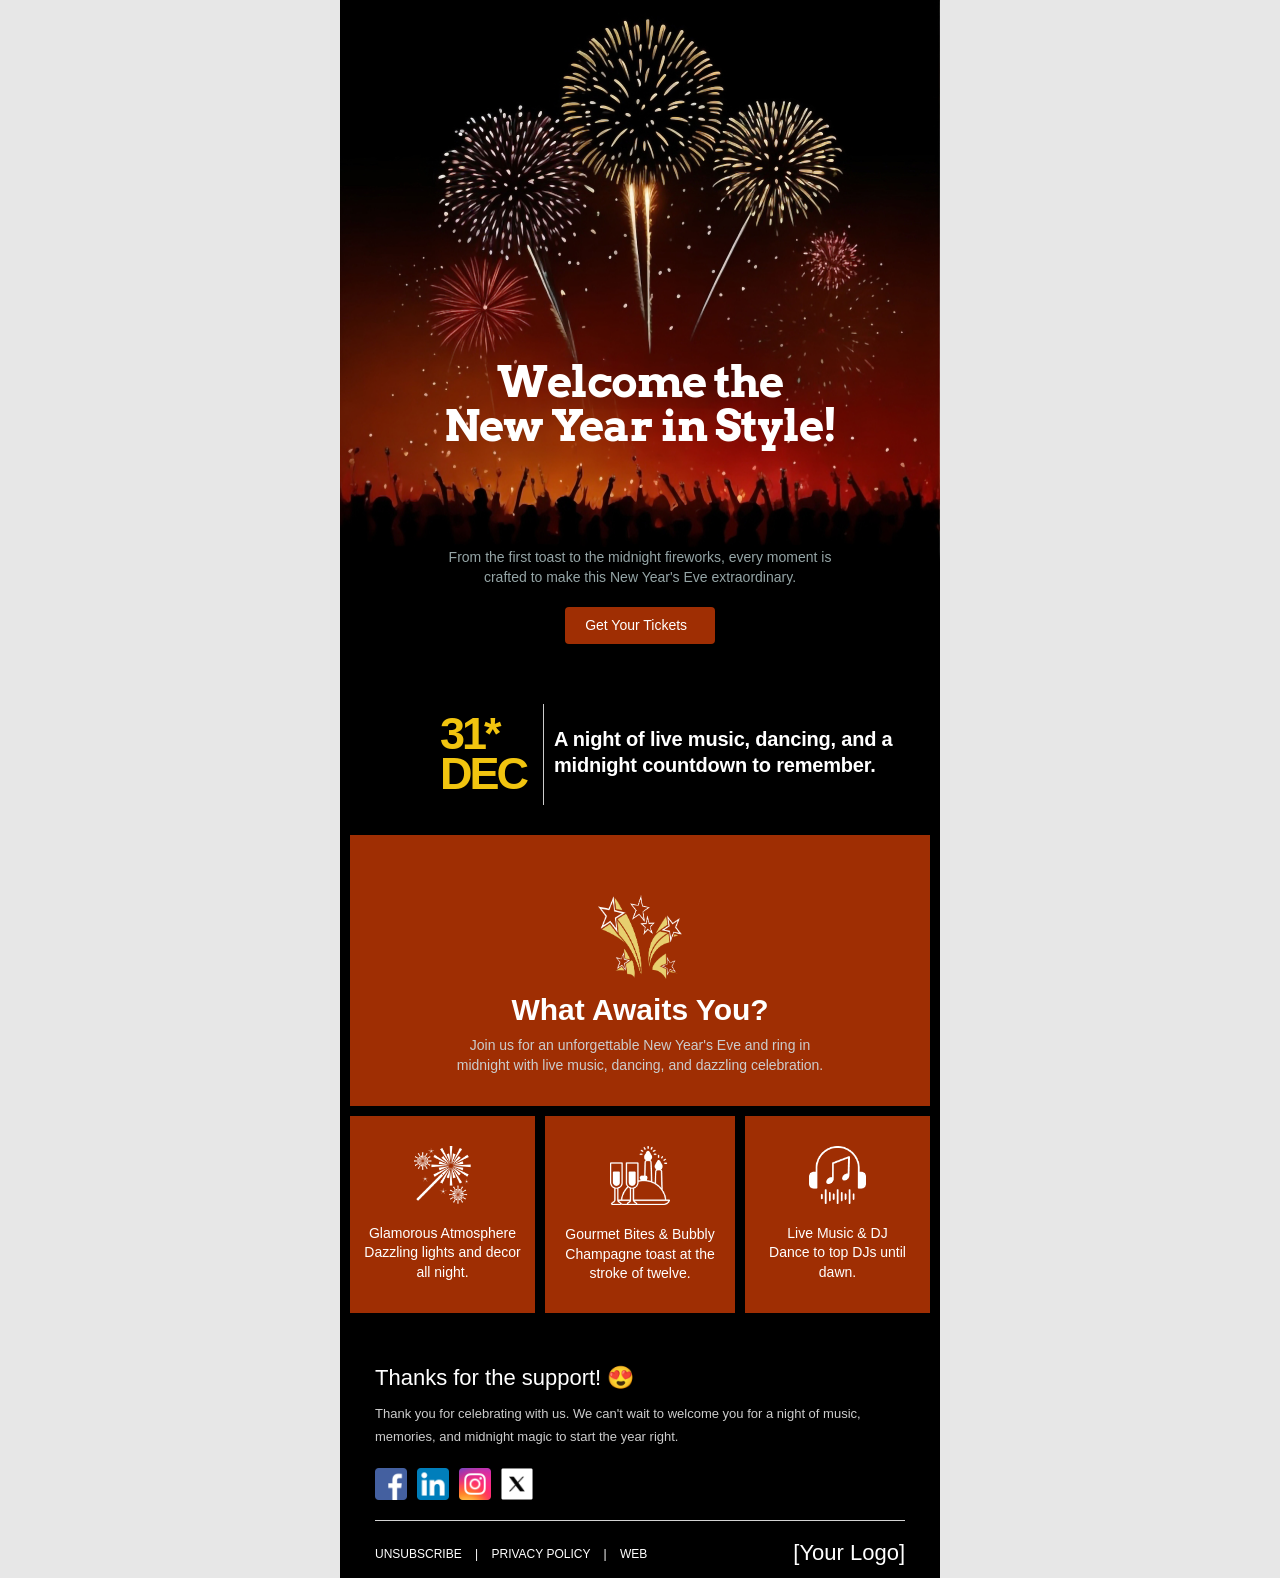
<file: email-templates/1784712955374-rv2JGTntswLSIJaP/index.html>
<!DOCTYPE HTML PUBLIC "-//W3C//DTD XHTML 1.0 Transitional //EN" "http://www.w3.org/TR/xhtml1/DTD/xhtml1-transitional.dtd">
<html xmlns="http://www.w3.org/1999/xhtml" xmlns:v="urn:schemas-microsoft-com:vml" xmlns:o="urn:schemas-microsoft-com:office:office">
<head>
<!--[if gte mso 9]>
<xml>
  <o:OfficeDocumentSettings>
    <o:AllowPNG/>
    <o:PixelsPerInch>96</o:PixelsPerInch>
  </o:OfficeDocumentSettings>
</xml>
<![endif]-->
  <meta http-equiv="Content-Type" content="text/html; charset=UTF-8">
  <meta name="viewport" content="width=device-width, initial-scale=1.0">
  <meta name="x-apple-disable-message-reformatting">
  <!--[if !mso]><!--><meta http-equiv="X-UA-Compatible" content="IE=edge"><!--<![endif]-->
  
  
    <style type="text/css">
      
      @media only screen and (min-width: 620px) {
        .u-row {
          width: 600px !important;
        }

        .u-row .u-col {
          vertical-align: top;
        }

        
            .u-row .u-col-33p33 {
              width: 199.98px !important;
            }
          

            .u-row .u-col-33p83 {
              width: 202.98px !important;
            }
          

            .u-row .u-col-38p67 {
              width: 232.02px !important;
            }
          

            .u-row .u-col-61p33 {
              width: 367.98px !important;
            }
          

            .u-row .u-col-66p17 {
              width: 397.02px !important;
            }
          

            .u-row .u-col-100 {
              width: 600px !important;
            }
          
      }

      @media only screen and (max-width: 620px) {
        .u-row-container {
          max-width: 100% !important;
          padding-left: 0px !important;
          padding-right: 0px !important;
        }

        .u-row {
          width: 100% !important;
        }

        .u-row .u-col {
          display: block !important;
          width: 100% !important;
          min-width: 320px !important;
          max-width: 100% !important;
        }

        .u-row .u-col > div {
          margin: 0 auto;
        }

}
    
body{margin:0;padding:0}table,td,tr{border-collapse:collapse;vertical-align:top}.ie-container table,.mso-container table{table-layout:fixed}*{line-height:inherit}a[x-apple-data-detectors=true]{color:inherit!important;text-decoration:none!important}


table, td { color: #000000; } @media (max-width: 480px) { #u_content_heading_1 .v-container-padding-padding { padding: 380px 10px 80px !important; } #u_content_heading_1 .v-font-size { font-size: 34px !important; } #u_content_heading_1 .v-line-height { line-height: 100% !important; } #u_content_text_2 .v-container-padding-padding { padding: 0px 10px 10px !important; } #u_content_button_1 .v-size-width { width: 65% !important; } #u_content_button_1 .v-container-padding-padding { padding: 10px 10px 40px !important; } #u_content_heading_2 .v-container-padding-padding { padding: 0px 10px 10px !important; } #u_content_heading_2 .v-text-align { text-align: center !important; } #u_content_heading_3 .v-container-padding-padding { padding: 10px !important; } #u_content_heading_3 .v-text-align { text-align: center !important; } #u_content_image_1 .v-container-padding-padding { padding: 40px 10px 0px !important; } #u_content_heading_4 .v-font-size { font-size: 28px !important; } #u_content_text_1 .v-container-padding-padding { padding: 0px 10px 30px !important; } #u_column_6 .v-col-border { border-top: 10px solid #000000 !important;border-left: 10px solid #000000 !important;border-right: 10px solid #000000 !important;border-bottom: 10px solid #000000 !important; } #u_content_image_3 .v-src-width { width: 25% !important; } #u_content_image_3 .v-src-max-width { max-width: 25% !important; } #u_content_text_4 .v-container-padding-padding { padding: 10px 10px 30px !important; } #u_column_7 .v-col-border { border-top: 0px solid transparent !important;border-left: 10px solid #000000 !important;border-right: 10px solid #000000 !important;border-bottom: 0px solid transparent !important; } #u_content_image_4 .v-src-width { width: 25% !important; } #u_content_image_4 .v-src-max-width { max-width: 25% !important; } #u_content_text_5 .v-container-padding-padding { padding: 10px 10px 30px !important; } #u_column_8 .v-col-border { border-top: 10px solid #000000 !important;border-left: 10px solid #000000 !important;border-right: 10px solid #000000 !important;border-bottom: 10px solid #000000 !important; } #u_content_image_2 .v-src-width { width: 25% !important; } #u_content_image_2 .v-src-max-width { max-width: 25% !important; } #u_content_heading_7 .v-container-padding-padding { padding: 30px 20px 10px !important; } #u_content_heading_7 .v-text-align { text-align: center !important; } #u_content_text_6 .v-container-padding-padding { padding: 0px 20px 10px !important; } #u_content_text_6 .v-text-align { text-align: center !important; } #u_content_social_1 .v-container-padding-padding { padding: 10px 0px 10px 80px !important; } #u_content_heading_5 .v-container-padding-padding { padding: 15px 10px 10px !important; } #u_content_heading_5 .v-text-align { text-align: center !important; } #u_content_heading_6 .v-container-padding-padding { padding: 5px 10px 20px !important; } #u_content_heading_6 .v-text-align { text-align: center !important; } }
    </style>
  
  

<!--[if !mso]><!--><link href="https://fonts.googleapis.com/css2?family=Arvo&display=swap" rel="stylesheet" type="text/css"><!--<![endif]-->

</head>

<body class="clean-body u_body" style="margin: 0;padding: 0;-webkit-text-size-adjust: 100%;background-color: #e7e7e7;color: #000000">
  <!--[if IE]><div class="ie-container"><![endif]-->
  <!--[if mso]><div class="mso-container"><![endif]-->
  <table role="presentation" id="u_body" style="border-collapse: collapse;table-layout: fixed;border-spacing: 0;mso-table-lspace: 0pt;mso-table-rspace: 0pt;vertical-align: top;min-width: 320px;Margin: 0 auto;background-color: #e7e7e7;width:100%" cellpadding="0" cellspacing="0">
  <tbody>
  <tr style="vertical-align: top">
    <td style="word-break: break-word;border-collapse: collapse !important;vertical-align: top">
    <!--[if (mso)|(IE)]><table role="presentation" width="100%" cellpadding="0" cellspacing="0" border="0"><tr><td align="center" style="background-color: #e7e7e7;" bgcolor="#e7e7e7"><table role="presentation" cellpadding="0" cellspacing="0" border="0" width="600" align="center" style="border-collapse: collapse;"><tr><td style="padding:0;"><![endif]-->
    


<!--[if gte mso 9]>
<table role="presentation" cellpadding="0" cellspacing="0" border="0" width="600">
  <tr>
    <td background="https://cdn.templates.unlayer.com/assets/1735497627325-header.png" valign="top">
      <v:rect xmlns:v="urn:schemas-microsoft-com:vml" fill="true" stroke="false" style="width:600px;">
        <v:fill type="frame" src="https://cdn.templates.unlayer.com/assets/1735497627325-header.png" />
        <v:textbox style="mso-fit-shape-to-text:true" inset="0,0,0,0">
<![endif]-->

<div class="u-row-container" style="padding: 0px;background-image: url('images/image-9.png');background-repeat: no-repeat;background-position: center top;background-color: transparent;">
  <div class="u-row" style="margin: 0 auto;min-width: 320px;max-width: 600px;overflow-wrap: break-word;word-wrap: break-word;word-break: break-word;background-color: transparent;">
    <div style="border-collapse: collapse;display: table;width: 100%;height: 100%;background-color: transparent;">
      <!--[if (mso)|(IE)]><table role="presentation" width="100%" cellpadding="0" cellspacing="0" border="0"><tr><td style="padding: 0px;background-image: url('images/image-9.png');background-repeat: no-repeat;background-position: center top;background-color: transparent;"><table role="presentation" cellpadding="0" cellspacing="0" border="0" width="100%"><tr style="background-color: transparent;"><![endif]-->
      
<!--[if (mso)|(IE)]><td align="center" width="600" class="v-col-border" style="width: 600px;border-top: 0px solid transparent;border-left: 0px solid transparent;border-right: 0px solid transparent;border-bottom: 0px solid transparent;" valign="top"><table role="presentation" width="100%" cellpadding="0" cellspacing="0" border="0"><tr><td style="padding: 0px;"><![endif]-->
<div class="u-col u-col-100" style="max-width: 320px;min-width: 600px;display: table-cell;vertical-align: top;">
  <div style="height: 100%;width: 100% !important;">
  <!--[if (!mso)&(!IE)]><!--><div class="v-col-border" style="box-sizing: border-box; height: 100%; padding: 0px;border-top: 0px solid transparent;border-left: 0px solid transparent;border-right: 0px solid transparent;border-bottom: 0px solid transparent;"><!--<![endif]-->
  
<table id="u_content_heading_1" style="font-family:arial,helvetica,sans-serif;" role="presentation" cellpadding="0" cellspacing="0" width="100%" border="0">
  <tbody>
    <tr>
      <td class="v-container-padding-padding" style="overflow-wrap:break-word;word-break:break-word;padding:360px 10px 80px;font-family:arial,helvetica,sans-serif;" align="left">
        
  <!--[if mso]><table role="presentation" width="100%"><tr><td><![endif]-->
    <h1 class="v-text-align v-line-height v-font-size" style="margin: 0px; color: #ffffff; line-height: 100%; text-align: center; word-wrap: break-word; font-family: Arvo; letter-spacing: -1px; font-size: 44px; font-weight: 400;"><strong><span style="line-height: 34px;">Welcome the<br />New Year in Style!</span></strong></h1>
  <!--[if mso]></td></tr></table><![endif]-->

      </td>
    </tr>
  </tbody>
</table>

<table id="u_content_text_2" style="font-family:arial,helvetica,sans-serif;" role="presentation" cellpadding="0" cellspacing="0" width="100%" border="0">
  <tbody>
    <tr>
      <td class="v-container-padding-padding" style="overflow-wrap:break-word;word-break:break-word;padding:20px 100px 10px;font-family:arial,helvetica,sans-serif;" align="left">
        
  <div class="v-text-align v-line-height v-font-size" style="font-size: 14px; color: #95a5a6; line-height: 140%; text-align: center; word-wrap: break-word;">
    <p style="line-height: 140%; margin: 0px;">From the first toast to the midnight fireworks, every moment is crafted to make this New Year's Eve extraordinary.</p>
  </div>

      </td>
    </tr>
  </tbody>
</table>

  <!--[if (!mso)&(!IE)]><!--></div><!--<![endif]-->
  </div>
</div>
<!--[if (mso)|(IE)]></td></tr></table></td><![endif]-->
      <!--[if (mso)|(IE)]></tr></table></td></tr></table><![endif]-->
    </div>
  </div>
</div>

<!--[if gte mso 9]>
        </v:textbox>
      </v:rect>
    </td>
  </tr>
</table>
<![endif]-->





<div class="u-row-container" style="padding: 0px;background-color: transparent;">
  <div class="u-row" style="margin: 0 auto;min-width: 320px;max-width: 600px;overflow-wrap: break-word;word-wrap: break-word;word-break: break-word;background-color: transparent;">
    <div style="border-collapse: collapse;display: table;width: 100%;height: 100%;background-color: transparent;">
      <!--[if (mso)|(IE)]><table role="presentation" width="100%" cellpadding="0" cellspacing="0" border="0"><tr><td style="padding: 0px;background-color: transparent;"><table role="presentation" cellpadding="0" cellspacing="0" border="0" width="100%"><tr style="background-color: transparent;"><![endif]-->
      
<!--[if (mso)|(IE)]><td align="center" width="600" class="v-col-border" style="background-color: #000000;width: 600px;border-top: 0px solid transparent;border-left: 0px solid transparent;border-right: 0px solid transparent;border-bottom: 0px solid transparent;border-radius: 0px;-webkit-border-radius: 0px; -moz-border-radius: 0px;" valign="top"><table role="presentation" width="100%" cellpadding="0" cellspacing="0" border="0"><tr><td style="padding: 0px;"><![endif]-->
<div class="u-col u-col-100" style="max-width: 320px;min-width: 600px;display: table-cell;vertical-align: top;">
  <div style="background-color: #000000;height: 100%;width: 100% !important;border-radius: 0px;-webkit-border-radius: 0px; -moz-border-radius: 0px;">
  <!--[if (!mso)&(!IE)]><!--><div class="v-col-border" style="box-sizing: border-box; height: 100%; padding: 0px;border-top: 0px solid transparent;border-left: 0px solid transparent;border-right: 0px solid transparent;border-bottom: 0px solid transparent;border-radius: 0px;-webkit-border-radius: 0px; -moz-border-radius: 0px;"><!--<![endif]-->
  
<table id="u_content_button_1" style="font-family:arial,helvetica,sans-serif;" role="presentation" cellpadding="0" cellspacing="0" width="100%" border="0">
  <tbody>
    <tr>
      <td class="v-container-padding-padding" style="overflow-wrap:break-word;word-break:break-word;padding:10px 10px 60px;font-family:arial,helvetica,sans-serif;" align="left">
        
  <!--[if mso]><style>.v-button {background: transparent !important;}</style><![endif]-->
<div class="v-text-align" align="center">
  <!--[if mso]><v:roundrect xmlns:v="urn:schemas-microsoft-com:vml" xmlns:w="urn:schemas-microsoft-com:office:word" href="https://unlayer.com/email-templates/new-year" style="height:37px; v-text-anchor:middle; width:150px;" arcsize="11%"  stroke="f" fillcolor="#9f2e03"><w:anchorlock/><center style="color:#FFFFFF;"><![endif]-->
    <a href="https://unlayer.com/email-templates/new-year" target="_blank" class="v-button v-size-width v-font-size" style="box-sizing: border-box; display: inline-block; text-decoration: none; text-size-adjust: none; text-align: center; color: rgb(255, 255, 255); background: rgb(159, 46, 3); border-radius: 4px; width: auto; max-width: 100%; word-break: break-word; overflow-wrap: break-word; font-size: 14px; line-height: inherit;"><span class="v-line-height" style="display:block;padding:10px 20px;line-height:120%;"><span style="line-height: 16.8px;">Get Your Tickets</span> <span style="line-height: 16.8px;"> </span></span>
    </a>
    <!--[if mso]></center></v:roundrect><![endif]-->
</div>

      </td>
    </tr>
  </tbody>
</table>

  <!--[if (!mso)&(!IE)]><!--></div><!--<![endif]-->
  </div>
</div>
<!--[if (mso)|(IE)]></td></tr></table></td><![endif]-->
      <!--[if (mso)|(IE)]></tr></table></td></tr></table><![endif]-->
    </div>
  </div>
</div>





<div class="u-row-container" style="padding: 0px;background-color: transparent;">
  <div class="u-row" style="margin: 0 auto;min-width: 320px;max-width: 600px;overflow-wrap: break-word;word-wrap: break-word;word-break: break-word;background-color: transparent;">
    <div style="border-collapse: collapse;display: table;width: 100%;height: 100%;background-color: transparent;">
      <!--[if (mso)|(IE)]><table role="presentation" width="100%" cellpadding="0" cellspacing="0" border="0"><tr><td style="padding: 0px;background-color: transparent;"><table role="presentation" cellpadding="0" cellspacing="0" border="0" width="100%"><tr style="background-color: transparent;"><![endif]-->
      
<!--[if (mso)|(IE)]><td align="center" width="202" class="v-col-border" style="background-color: #000000;width: 202px;border-top: 0px solid transparent;border-left: 0px solid transparent;border-right: 0px solid transparent;border-bottom: 0px solid transparent;border-radius: 0px;-webkit-border-radius: 0px; -moz-border-radius: 0px;" valign="top"><table role="presentation" width="100%" cellpadding="0" cellspacing="0" border="0"><tr><td style="padding: 0px;"><![endif]-->
<div class="u-col u-col-33p83" style="max-width: 320px;min-width: 202.98px;display: table-cell;vertical-align: top;">
  <div style="background-color: #000000;height: 100%;width: 100% !important;border-radius: 0px;-webkit-border-radius: 0px; -moz-border-radius: 0px;">
  <!--[if (!mso)&(!IE)]><!--><div class="v-col-border" style="box-sizing: border-box; height: 100%; padding: 0px;border-top: 0px solid transparent;border-left: 0px solid transparent;border-right: 0px solid transparent;border-bottom: 0px solid transparent;border-radius: 0px;-webkit-border-radius: 0px; -moz-border-radius: 0px;"><!--<![endif]-->
  
<table id="u_content_heading_2" style="font-family:arial,helvetica,sans-serif;" role="presentation" cellpadding="0" cellspacing="0" width="100%" border="0">
  <tbody>
    <tr>
      <td class="v-container-padding-padding" style="overflow-wrap:break-word;word-break:break-word;padding:10px 10px 10px 100px;font-family:arial,helvetica,sans-serif;" align="left">
        
  <!--[if mso]><table role="presentation" width="100%"><tr><td><![endif]-->
    <h1 class="v-text-align v-line-height v-font-size" style="margin: 0px; color: #f1c40f; line-height: 90%; text-align: left; word-wrap: break-word; letter-spacing: -3px; font-size: 45px; font-weight: 400;"><strong><span style="line-height: 40.5px;">31*<br />DEC</span></strong></h1>
  <!--[if mso]></td></tr></table><![endif]-->

      </td>
    </tr>
  </tbody>
</table>

  <!--[if (!mso)&(!IE)]><!--></div><!--<![endif]-->
  </div>
</div>
<!--[if (mso)|(IE)]></td></tr></table></td><![endif]-->
<!--[if (mso)|(IE)]><td align="center" width="396" class="v-col-border" style="background-color: #000000;width: 396px;border-top: 0px solid transparent;border-left: 1px solid #CCC;border-right: 0px solid transparent;border-bottom: 0px solid transparent;border-radius: 0px;-webkit-border-radius: 0px; -moz-border-radius: 0px;" valign="top"><table role="presentation" width="100%" cellpadding="0" cellspacing="0" border="0"><tr><td style="padding: 0px;"><![endif]-->
<div class="u-col u-col-66p17" style="max-width: 320px;min-width: 397.02px;display: table-cell;vertical-align: top;">
  <div style="background-color: #000000;height: 100%;width: 100% !important;border-radius: 0px;-webkit-border-radius: 0px; -moz-border-radius: 0px;">
  <!--[if (!mso)&(!IE)]><!--><div class="v-col-border" style="box-sizing: border-box; height: 100%; padding: 0px;border-top: 0px solid transparent;border-left: 1px solid #CCC;border-right: 0px solid transparent;border-bottom: 0px solid transparent;border-radius: 0px;-webkit-border-radius: 0px; -moz-border-radius: 0px;"><!--<![endif]-->
  
<table id="u_content_heading_3" style="font-family:arial,helvetica,sans-serif;" role="presentation" cellpadding="0" cellspacing="0" width="100%" border="0">
  <tbody>
    <tr>
      <td class="v-container-padding-padding" style="overflow-wrap:break-word;word-break:break-word;padding:22px 10px 10px;font-family:arial,helvetica,sans-serif;" align="left">
        
  <!--[if mso]><table role="presentation" width="100%"><tr><td><![endif]-->
    <h1 class="v-text-align v-line-height v-font-size" style="margin: 0px; color: #ffffff; line-height: 120%; text-align: left; word-wrap: break-word; letter-spacing: -0.2px; font-size: 20px; font-weight: 400;"><strong><span style="line-height: 26.4px;">A night of live music, dancing, and a midnight countdown to remember.</span></strong></h1>
  <!--[if mso]></td></tr></table><![endif]-->

      </td>
    </tr>
  </tbody>
</table>

  <!--[if (!mso)&(!IE)]><!--></div><!--<![endif]-->
  </div>
</div>
<!--[if (mso)|(IE)]></td></tr></table></td><![endif]-->
      <!--[if (mso)|(IE)]></tr></table></td></tr></table><![endif]-->
    </div>
  </div>
</div>





<div class="u-row-container" style="padding: 0px;background-color: transparent;">
  <div class="u-row" style="margin: 0 auto;min-width: 320px;max-width: 600px;overflow-wrap: break-word;word-wrap: break-word;word-break: break-word;background-color: transparent;">
    <div style="border-collapse: collapse;display: table;width: 100%;height: 100%;background-color: transparent;">
      <!--[if (mso)|(IE)]><table role="presentation" width="100%" cellpadding="0" cellspacing="0" border="0"><tr><td style="padding: 0px;background-color: transparent;"><table role="presentation" cellpadding="0" cellspacing="0" border="0" width="100%"><tr style="background-color: transparent;"><![endif]-->
      
<!--[if (mso)|(IE)]><td align="center" width="600" class="v-col-border" style="background-color: #000000;width: 600px;border-top: 0px solid transparent;border-left: 0px solid transparent;border-right: 0px solid transparent;border-bottom: 0px solid transparent;border-radius: 0px;-webkit-border-radius: 0px; -moz-border-radius: 0px;" valign="top"><table role="presentation" width="100%" cellpadding="0" cellspacing="0" border="0"><tr><td style="padding: 0px;"><![endif]-->
<div class="u-col u-col-100" style="max-width: 320px;min-width: 600px;display: table-cell;vertical-align: top;">
  <div style="background-color: #000000;height: 100%;width: 100% !important;border-radius: 0px;-webkit-border-radius: 0px; -moz-border-radius: 0px;">
  <!--[if (!mso)&(!IE)]><!--><div class="v-col-border" style="box-sizing: border-box; height: 100%; padding: 0px;border-top: 0px solid transparent;border-left: 0px solid transparent;border-right: 0px solid transparent;border-bottom: 0px solid transparent;border-radius: 0px;-webkit-border-radius: 0px; -moz-border-radius: 0px;"><!--<![endif]-->
  
<table style="font-family:arial,helvetica,sans-serif;" role="presentation" cellpadding="0" cellspacing="0" width="100%" border="0">
  <tbody>
    <tr>
      <td class="v-container-padding-padding" style="overflow-wrap:break-word;word-break:break-word;padding:0px;font-family:arial,helvetica,sans-serif;" align="left">
        
  <table role="presentation" aria-label="divider" align="center" border="0" cellpadding="0" cellspacing="0" width="100%" style="border-collapse: collapse;table-layout: fixed;border-spacing: 0;mso-table-lspace: 0pt;mso-table-rspace: 0pt;vertical-align: top;-ms-text-size-adjust: 100%;-webkit-text-size-adjust: 100%">
    <tbody>
      <tr style="vertical-align: top">
        <td style="word-break: break-word;border-collapse: collapse !important;vertical-align: top;border-top: 30px solid #000000;font-size: 0px;line-height: 0px;mso-line-height-rule: exactly;-ms-text-size-adjust: 100%;-webkit-text-size-adjust: 100%">
          <!--[if gte mso 15]>&nbsp;<![endif]-->
        </td>
      </tr>
    </tbody>
  </table>

      </td>
    </tr>
  </tbody>
</table>

  <!--[if (!mso)&(!IE)]><!--></div><!--<![endif]-->
  </div>
</div>
<!--[if (mso)|(IE)]></td></tr></table></td><![endif]-->
      <!--[if (mso)|(IE)]></tr></table></td></tr></table><![endif]-->
    </div>
  </div>
</div>





<div class="u-row-container" style="padding: 0px;background-color: transparent;">
  <div class="u-row" style="margin: 0 auto;min-width: 320px;max-width: 600px;overflow-wrap: break-word;word-wrap: break-word;word-break: break-word;background-color: transparent;">
    <div style="border-collapse: collapse;display: table;width: 100%;height: 100%;background-color: transparent;">
      <!--[if (mso)|(IE)]><table role="presentation" width="100%" cellpadding="0" cellspacing="0" border="0"><tr><td style="padding: 0px;background-color: transparent;"><table role="presentation" cellpadding="0" cellspacing="0" border="0" width="100%"><tr style="background-color: transparent;"><![endif]-->
      
<!--[if (mso)|(IE)]><td align="center" width="580" class="v-col-border" style="background-color: #9f2e03;width: 580px;border-top: 0px solid transparent;border-left: 10px solid #000000;border-right: 10px solid #000000;border-bottom: 0px solid transparent;border-radius: 0px;-webkit-border-radius: 0px; -moz-border-radius: 0px;" valign="top"><table role="presentation" width="100%" cellpadding="0" cellspacing="0" border="0"><tr><td style="padding: 0px;"><![endif]-->
<div class="u-col u-col-100" style="max-width: 320px;min-width: 600px;display: table-cell;vertical-align: top;">
  <div style="background-color: #9f2e03;height: 100%;width: 100% !important;border-radius: 0px;-webkit-border-radius: 0px; -moz-border-radius: 0px;">
  <!--[if (!mso)&(!IE)]><!--><div class="v-col-border" style="box-sizing: border-box; height: 100%; padding: 0px;border-top: 0px solid transparent;border-left: 10px solid #000000;border-right: 10px solid #000000;border-bottom: 0px solid transparent;border-radius: 0px;-webkit-border-radius: 0px; -moz-border-radius: 0px;"><!--<![endif]-->
  
<table id="u_content_image_1" style="font-family:arial,helvetica,sans-serif;" role="presentation" cellpadding="0" cellspacing="0" width="100%" border="0">
  <tbody>
    <tr>
      <td class="v-container-padding-padding" style="overflow-wrap:break-word;word-break:break-word;padding:60px 10px 0px;font-family:arial,helvetica,sans-serif;" align="left">
        
<table role="presentation" width="100%" cellpadding="0" cellspacing="0" border="0">
  <tr>
    <td class="v-text-align" style="padding-right: 0px;padding-left: 0px;" align="center">
      
      <!--[if mso]><img align="center" border="0" src="https://cdn.templates.unlayer.com/assets/1735502340098-Group.png?w=168px" alt="Gold stars with trails." title="Gold stars with trails." style="outline: none;text-decoration: none;-ms-interpolation-mode: bicubic;clear: both;display: inline-block !important;border: none;float: none;" width="84" height="84" class="v-src-width v-src-max-width"/><![endif]--><!--[if !mso]><!--><img align="center" border="0" src="images/image-1.png" alt="Gold stars with trails." title="Gold stars with trails." style="outline: none;text-decoration: none;-ms-interpolation-mode: bicubic;clear: both;display: inline-block !important;border: none;height: auto;float: none;width: 15%;max-width: 84px;" width="84" class="v-src-width v-src-max-width"/><!--<![endif]-->
      
    </td>
  </tr>
</table>

      </td>
    </tr>
  </tbody>
</table>

<table id="u_content_heading_4" style="font-family:arial,helvetica,sans-serif;" role="presentation" cellpadding="0" cellspacing="0" width="100%" border="0">
  <tbody>
    <tr>
      <td class="v-container-padding-padding" style="overflow-wrap:break-word;word-break:break-word;padding:10px 10px 5px;font-family:arial,helvetica,sans-serif;" align="left">
        
  <!--[if mso]><table role="presentation" width="100%"><tr><td><![endif]-->
    <h1 class="v-text-align v-line-height v-font-size" style="margin: 0px; color: #ffffff; line-height: 140%; text-align: center; word-wrap: break-word; font-size: 30px; font-weight: 400;"><span><strong>What Awaits You?</strong></span></h1>
  <!--[if mso]></td></tr></table><![endif]-->

      </td>
    </tr>
  </tbody>
</table>

<table id="u_content_text_1" style="font-family:arial,helvetica,sans-serif;" role="presentation" cellpadding="0" cellspacing="0" width="100%" border="0">
  <tbody>
    <tr>
      <td class="v-container-padding-padding" style="overflow-wrap:break-word;word-break:break-word;padding:0px 100px 30px;font-family:arial,helvetica,sans-serif;" align="left">
        
  <div class="v-text-align v-line-height v-font-size" style="font-size: 14px; color: #cccccc; line-height: 140%; text-align: center; word-wrap: break-word;">
    <p style="line-height: 140%; margin: 0px;">Join us for an unforgettable New Year's Eve and ring in midnight with live music, dancing, and dazzling celebration.</p>
  </div>

      </td>
    </tr>
  </tbody>
</table>

  <!--[if (!mso)&(!IE)]><!--></div><!--<![endif]-->
  </div>
</div>
<!--[if (mso)|(IE)]></td></tr></table></td><![endif]-->
      <!--[if (mso)|(IE)]></tr></table></td></tr></table><![endif]-->
    </div>
  </div>
</div>





<div class="u-row-container" style="padding: 0px;background-color: transparent;">
  <div class="u-row" style="margin: 0 auto;min-width: 320px;max-width: 600px;overflow-wrap: break-word;word-wrap: break-word;word-break: break-word;background-color: transparent;">
    <div style="border-collapse: collapse;display: table;width: 100%;height: 100%;background-color: transparent;">
      <!--[if (mso)|(IE)]><table role="presentation" width="100%" cellpadding="0" cellspacing="0" border="0"><tr><td style="padding: 0px;background-color: transparent;"><table role="presentation" cellpadding="0" cellspacing="0" border="0" width="100%"><tr style="background-color: transparent;"><![endif]-->
      
<!--[if (mso)|(IE)]><td align="center" width="185" class="v-col-border" style="background-color: #9f2e03;width: 185px;border-top: 10px solid #000000;border-left: 10px solid #000000;border-right: 5px solid #000000;border-bottom: 10px solid #000000;border-radius: 0px;-webkit-border-radius: 0px; -moz-border-radius: 0px;" valign="top"><table role="presentation" width="100%" cellpadding="0" cellspacing="0" border="0"><tr><td style="padding: 0px;"><![endif]-->
<div id="u_column_6" class="u-col u-col-33p33" style="max-width: 320px;min-width: 200px;display: table-cell;vertical-align: top;">
  <div style="background-color: #9f2e03;height: 100%;width: 100% !important;border-radius: 0px;-webkit-border-radius: 0px; -moz-border-radius: 0px;">
  <!--[if (!mso)&(!IE)]><!--><div class="v-col-border" style="box-sizing: border-box; height: 100%; padding: 0px;border-top: 10px solid #000000;border-left: 10px solid #000000;border-right: 5px solid #000000;border-bottom: 10px solid #000000;border-radius: 0px;-webkit-border-radius: 0px; -moz-border-radius: 0px;"><!--<![endif]-->
  
<table id="u_content_image_3" style="font-family:arial,helvetica,sans-serif;" role="presentation" cellpadding="0" cellspacing="0" width="100%" border="0">
  <tbody>
    <tr>
      <td class="v-container-padding-padding" style="overflow-wrap:break-word;word-break:break-word;padding:30px 10px 10px;font-family:arial,helvetica,sans-serif;" align="left">
        
<table role="presentation" width="100%" cellpadding="0" cellspacing="0" border="0">
  <tr>
    <td class="v-text-align" style="padding-right: 0px;padding-left: 0px;" align="center">
      
      <!--[if mso]><img align="center" border="0" src="https://cdn.templates.unlayer.com/assets/1735504933105-2.png" alt="Magic wand with sparkles." title="Magic wand with sparkles." style="outline: none;text-decoration: none;-ms-interpolation-mode: bicubic;clear: both;display: inline-block !important;border: none;float: none;" width="58" height="58" class="v-src-width v-src-max-width"/><![endif]--><!--[if !mso]><!--><img align="center" border="0" src="images/image-2.png" alt="Magic wand with sparkles." title="Magic wand with sparkles." style="outline: none;text-decoration: none;-ms-interpolation-mode: bicubic;clear: both;display: inline-block !important;border: none;height: auto;float: none;width: 35%;max-width: 57.75px;" width="57.75" class="v-src-width v-src-max-width"/><!--<![endif]-->
      
    </td>
  </tr>
</table>

      </td>
    </tr>
  </tbody>
</table>

<table id="u_content_text_4" style="font-family:arial,helvetica,sans-serif;" role="presentation" cellpadding="0" cellspacing="0" width="100%" border="0">
  <tbody>
    <tr>
      <td class="v-container-padding-padding" style="overflow-wrap:break-word;word-break:break-word;padding:10px;font-family:arial,helvetica,sans-serif;" align="left">

  <div class="v-text-align v-line-height v-font-size" style="font-size: 14px; color: #ffffff; line-height: 140%; text-align: center; word-wrap: break-word;">
    <p style="line-height: 140%; margin: 0px;">Glamorous Atmosphere</p>
<p style="line-height: 140%; margin: 0px;">Dazzling lights and decor all night.</p>
  </div>

      </td>
    </tr>
  </tbody>
</table>

  <!--[if (!mso)&(!IE)]><!--></div><!--<![endif]-->
  </div>
</div>
<!--[if (mso)|(IE)]></td></tr></table></td><![endif]-->
<!--[if (mso)|(IE)]><td align="center" width="190" class="v-col-border" style="background-color: #9f2e03;width: 190px;border-top: 10px solid #000000;border-left: 5px solid #000000;border-right: 5px solid #000000;border-bottom: 10px solid #000000;border-radius: 0px;-webkit-border-radius: 0px; -moz-border-radius: 0px;" valign="top"><table role="presentation" width="100%" cellpadding="0" cellspacing="0" border="0"><tr><td style="padding: 0px;"><![endif]-->
<div id="u_column_7" class="u-col u-col-33p33" style="max-width: 320px;min-width: 200px;display: table-cell;vertical-align: top;">
  <div style="background-color: #9f2e03;height: 100%;width: 100% !important;border-radius: 0px;-webkit-border-radius: 0px; -moz-border-radius: 0px;">
  <!--[if (!mso)&(!IE)]><!--><div class="v-col-border" style="box-sizing: border-box; height: 100%; padding: 0px;border-top: 10px solid #000000;border-left: 5px solid #000000;border-right: 5px solid #000000;border-bottom: 10px solid #000000;border-radius: 0px;-webkit-border-radius: 0px; -moz-border-radius: 0px;"><!--<![endif]-->
  
<table id="u_content_image_4" style="font-family:arial,helvetica,sans-serif;" role="presentation" cellpadding="0" cellspacing="0" width="100%" border="0">
  <tbody>
    <tr>
      <td class="v-container-padding-padding" style="overflow-wrap:break-word;word-break:break-word;padding:30px 10px 10px;font-family:arial,helvetica,sans-serif;" align="left">
        
<table role="presentation" width="100%" cellpadding="0" cellspacing="0" border="0">
  <tr>
    <td class="v-text-align" style="padding-right: 0px;padding-left: 0px;" align="center">
      
      <!--[if mso]><img align="center" border="0" src="https://cdn.templates.unlayer.com/assets/1735504960643-1.png" alt="image" title="image" style="outline: none;text-decoration: none;-ms-interpolation-mode: bicubic;clear: both;display: inline-block !important;border: none;float: none;" width="60" height="60" class="v-src-width v-src-max-width"/><![endif]--><!--[if !mso]><!--><img align="center" border="0" src="images/image-3.png" alt="image" title="image" style="outline: none;text-decoration: none;-ms-interpolation-mode: bicubic;clear: both;display: inline-block !important;border: none;height: auto;float: none;width: 35%;max-width: 59.5px;" width="59.5" class="v-src-width v-src-max-width"/><!--<![endif]-->
      
    </td>
  </tr>
</table>

      </td>
    </tr>
  </tbody>
</table>

<table id="u_content_text_5" style="font-family:arial,helvetica,sans-serif;" role="presentation" cellpadding="0" cellspacing="0" width="100%" border="0">
  <tbody>
    <tr>
      <td class="v-container-padding-padding" style="overflow-wrap:break-word;word-break:break-word;padding:10px;font-family:arial,helvetica,sans-serif;" align="left">

  <div class="v-text-align v-line-height v-font-size" style="font-size: 14px; color: #ffffff; line-height: 140%; text-align: center; word-wrap: break-word;">
    <p style="line-height: 140%; margin: 0px;">Gourmet Bites &amp; Bubbly</p>
<p style="line-height: 140%; margin: 0px;">Champagne toast at the stroke of twelve.</p>
  </div>

      </td>
    </tr>
  </tbody>
</table>

  <!--[if (!mso)&(!IE)]><!--></div><!--<![endif]-->
  </div>
</div>
<!--[if (mso)|(IE)]></td></tr></table></td><![endif]-->
<!--[if (mso)|(IE)]><td align="center" width="185" class="v-col-border" style="background-color: #9f2e03;width: 185px;border-top: 10px solid #000000;border-left: 5px solid #000000;border-right: 10px solid #000000;border-bottom: 10px solid #000000;border-radius: 0px;-webkit-border-radius: 0px; -moz-border-radius: 0px;" valign="top"><table role="presentation" width="100%" cellpadding="0" cellspacing="0" border="0"><tr><td style="padding: 0px;"><![endif]-->
<div id="u_column_8" class="u-col u-col-33p33" style="max-width: 320px;min-width: 200px;display: table-cell;vertical-align: top;">
  <div style="background-color: #9f2e03;height: 100%;width: 100% !important;border-radius: 0px;-webkit-border-radius: 0px; -moz-border-radius: 0px;">
  <!--[if (!mso)&(!IE)]><!--><div class="v-col-border" style="box-sizing: border-box; height: 100%; padding: 0px;border-top: 10px solid #000000;border-left: 5px solid #000000;border-right: 10px solid #000000;border-bottom: 10px solid #000000;border-radius: 0px;-webkit-border-radius: 0px; -moz-border-radius: 0px;"><!--<![endif]-->
  
<table id="u_content_image_2" style="font-family:arial,helvetica,sans-serif;" role="presentation" cellpadding="0" cellspacing="0" width="100%" border="0">
  <tbody>
    <tr>
      <td class="v-container-padding-padding" style="overflow-wrap:break-word;word-break:break-word;padding:30px 10px 10px;font-family:arial,helvetica,sans-serif;" align="left">
        
<table role="presentation" width="100%" cellpadding="0" cellspacing="0" border="0">
  <tr>
    <td class="v-text-align" style="padding-right: 0px;padding-left: 0px;" align="center">
      
      <!--[if mso]><img align="center" border="0" src="https://cdn.templates.unlayer.com/assets/1735504969766-3.png" alt="Music note with headphones icon." title="Music note with headphones icon." style="outline: none;text-decoration: none;-ms-interpolation-mode: bicubic;clear: both;display: inline-block !important;border: none;float: none;" width="58" height="58" class="v-src-width v-src-max-width"/><![endif]--><!--[if !mso]><!--><img align="center" border="0" src="images/image-4.png" alt="Music note with headphones icon." title="Music note with headphones icon." style="outline: none;text-decoration: none;-ms-interpolation-mode: bicubic;clear: both;display: inline-block !important;border: none;height: auto;float: none;width: 35%;max-width: 57.75px;" width="57.75" class="v-src-width v-src-max-width"/><!--<![endif]-->
      
    </td>
  </tr>
</table>

      </td>
    </tr>
  </tbody>
</table>

<table style="font-family:arial,helvetica,sans-serif;" role="presentation" cellpadding="0" cellspacing="0" width="100%" border="0">
  <tbody>
    <tr>
      <td class="v-container-padding-padding" style="overflow-wrap:break-word;word-break:break-word;padding:10px 10px 30px;font-family:arial,helvetica,sans-serif;" align="left">
        
  <div class="v-text-align v-line-height v-font-size" style="font-size: 14px; color: #ffffff; line-height: 140%; text-align: center; word-wrap: break-word;">
    <p style="line-height: 140%; margin: 0px;">Live Music &amp; DJ</p>
<p style="line-height: 140%; margin: 0px;">Dance to top DJs until dawn.</p>
  </div>

      </td>
    </tr>
  </tbody>
</table>

  <!--[if (!mso)&(!IE)]><!--></div><!--<![endif]-->
  </div>
</div>
<!--[if (mso)|(IE)]></td></tr></table></td><![endif]-->
      <!--[if (mso)|(IE)]></tr></table></td></tr></table><![endif]-->
    </div>
  </div>
</div>





<div class="u-row-container" style="padding: 0px;background-color: transparent;">
  <div class="u-row" style="margin: 0 auto;min-width: 320px;max-width: 600px;overflow-wrap: break-word;word-wrap: break-word;word-break: break-word;background-color: transparent;">
    <div style="border-collapse: collapse;display: table;width: 100%;height: 100%;background-color: transparent;">
      <!--[if (mso)|(IE)]><table role="presentation" width="100%" cellpadding="0" cellspacing="0" border="0"><tr><td style="padding: 0px;background-color: transparent;"><table role="presentation" cellpadding="0" cellspacing="0" border="0" width="100%"><tr style="background-color: transparent;"><![endif]-->
      
<!--[if (mso)|(IE)]><td align="center" width="600" class="v-col-border" style="background-color: #000000;width: 600px;border-top: 0px solid transparent;border-left: 0px solid transparent;border-right: 0px solid transparent;border-bottom: 0px solid transparent;border-radius: 0px;-webkit-border-radius: 0px; -moz-border-radius: 0px;" valign="top"><table role="presentation" width="100%" cellpadding="0" cellspacing="0" border="0"><tr><td style="padding: 0px;"><![endif]-->
<div class="u-col u-col-100" style="max-width: 320px;min-width: 600px;display: table-cell;vertical-align: top;">
  <div style="background-color: #000000;height: 100%;width: 100% !important;border-radius: 0px;-webkit-border-radius: 0px; -moz-border-radius: 0px;">
  <!--[if (!mso)&(!IE)]><!--><div class="v-col-border" style="box-sizing: border-box; height: 100%; padding: 0px;border-top: 0px solid transparent;border-left: 0px solid transparent;border-right: 0px solid transparent;border-bottom: 0px solid transparent;border-radius: 0px;-webkit-border-radius: 0px; -moz-border-radius: 0px;"><!--<![endif]-->
  
<table id="u_content_heading_7" style="font-family:arial,helvetica,sans-serif;" role="presentation" cellpadding="0" cellspacing="0" width="100%" border="0">
  <tbody>
    <tr>
      <td class="v-container-padding-padding" style="overflow-wrap:break-word;word-break:break-word;padding:40px 10px 10px 35px;font-family:arial,helvetica,sans-serif;" align="left">
        
  <!--[if mso]><table role="presentation" width="100%"><tr><td><![endif]-->
    <h1 class="v-text-align v-line-height v-font-size" style="margin: 0px; color: #ffffff; line-height: 140%; text-align: left; word-wrap: break-word; font-size: 22px; font-weight: 400;"><span data-metadata="&lt;!--(figmeta)eyJmaWxlS2V5IjoiMlBQSXNjNFd3Q2ZlU0tINFZVMlBXeiIsInBhc3RlSUQiOjk3MDc2NDM4NywiZGF0YVR5cGUiOiJzY2VuZSJ9Cg==(/figmeta)--&gt;"></span><span data-buffer="&lt;!--(figma)ZmlnLWtpd2kjAAAAvjwAALW9e5xkSVXgH3Ezsx5d/Zr3k6eIiojzYhgQkXzcqszufE3ezKrpUSfJqrzVlXRWZpk3q3qadV1EREREREREVHRZRHQRFRERERERWURExBeyqOiiP3/+/Lmu67quu98TEfeR1T3s/rN8mI4TJ06ciDhx4sSJE5G3Xuk1wigaXAy7Vw5Cpa4/16o1+0G32Okq/tdsVfx+uVpsbvgBWd0L/E4m7xlqv1kBzgW1jWaxDpQPuhfqPkDBAP3AF15LhtZw7gfna+1+x6+3ilJzudnq1tYv9INqq1ev9HvtjU6xIvVXHNivtJqSX43zHX+94wdVUCeCst/0+6Db1f6DPb9zAeRaFtnx23VBnqzU1tdJT5XrNb/[base64]/VaOxBwtQMR027m9UTH3+jVi51+u1W/sGGYrNFUs+JXEHdKd7LrPyRdOhXUa2VBnA4uNEot0ZEztSaNNQ0WqdbK50VU1wXVYtvvb9W61b6re3251WzC03TwhrLoY6neKp8nd+NWrbJhdOsmeDVkpDc3/EqtCHBLtbZRrfOfFN8awMAO9jYH9hF2p16URm/fKgbVWr9Ly+Tu2Cx2asWS6f+dXQc8zgD9MvIg9/iYxGn2Exie0dcnBnuDg3BrNN/rho/O7RQ9PniwV+z4lCpqO2lqOtloGSXyuvASeaH3ZHNJttLakg7nryXYQrvYKdbrLCB0vNHvuHEuLaLr/rpgl/3mRr9SZAhF0/iK5FkqPcmsSma9ZrieMHCrXvFF1mtdlo//cKsmvTzZ7vgVfx21qPTbnVbZD0TBTiE3vy7lp2MF7Ac118czCarRq3drbYM82yg2e8V6v9Zs96Rv11X9h4pWg64vV/3NjgFvaFPNoW9sMWwLyixLz25u13vS/C3FTqe1FQ/zVpuLZXFb0Gs06Ev/XK9pZhzc7UaJ7gjavl+u9ku9EnMI4s5as+vLmmedtzrFDcE9rjQOJ8MGK026UwyCfrfKTGyIzcEqdhrG0ulKsXPeF9aeG6QoVE6WD6ujhCEhmy+36q0kVzBKaeosBax/A5kFR41KC4Umv2KrxNnVVFlPBK31bt/wILdWLXYqSc5YOL/[base64]/YhQCPq/XKxLZqZT3MsqE7Z2PWCMK2EO9PZYD6aTqgTW29aZn6RK7BmuLXzfqptXj0cyHbQnY32ycV14N2v+m7mdfNwfzuc9SajeQTfTlGGqtq1h/x6AKDpNTuiUHrl6SSaz9IZXmbmwSspN0PSjaJsaB79cGLPBWX2Q4D8OhwrfVuj4DKGeimYz6aXwuJ4dHFChYSZwswzsQC61es60LPE5cEBGhmPh+Ea1dCJvfTsgha5yCByNus/2KvV2TQxdCDzTqfEhNktu4D4UD4MaIJayu4Fy6m1799NfiWTv4f8aiZ/L/kTmfx95Ncy+WeSP5nJ30/+VLnWKWdbP21He246Esk08AI6YFXJ3/[base64]/k13dZLFPZ43RbCYdSFaRmXVSbQAsEJaRHa0rKuxVBtGetSdemV0YlEoVXBubY9dDvt3cAKXOtX1JdbApideuiO+Y8x89mM7mx9dQDh8Fk87m5xaKihF4KKZ9HSOSJevVB1emh/ON2WhomeTtsspIPO2gZ1dZLq3THszn4WxCEVS1tlkh2Ghjq7WZz8P5tBNGoxfBOhGR6Y6RTNIPnUCeVOvODic7Tv28Si0QN0d4KlxedlMAHcyvjMMgdGNn6jpBy9nHLs4xiS6jXVZX8NNxNZpl2VhyXb/RZoM1Pno+ZoMw52Eiyav2G0Ad7xYYjsHOJTuNyZiqGOiHka7pgWajxJk0sKU2ek1zV0nXitQroWRiYoBzpkJ5ekiHZq7e0mPVQ+xucnLFXld2rnyGVcGwOncYzUe7V8g+Jpd2sez3MQX2qJCz+ZLf3bKOAVKCT2Bn0RhckJwVgtrDfr/bwsoYAS0gUDomudZo43STkxJorDTa02gkk8t+Asp1XBVLiL1njyeGbGsmtpm9hmNLsQ1audQWZ0Xkpg/qmNvxMWhIJixZmrWTvBJPHabA+l1yzCSvex0zcSU2ZNJcud4yHmseP7sfO93kC702/qzfN85+v9NrdmvmeLPEKqvUxLsxCrBco2uzQablszj+LH/[base64]/TeSi3CvVyhQoYR1nNC59JuuJabIeOTVkiSVFeaFbwBRs3QXckrXqSX45aHfslrCygXqy5SaIVUeaIE5YyCwQ1rJdHWuLyO6WmI+Tx5BVjkigTwU7s+l4XBnNrCWh026NfYENAAkbA23rYobmYg3CIUZsHlLuP9RmL7Q2tQwHcapMTm/02IW0FxHNoTHgZaXHUzwjA3rl6RjXQ+dnalXpi/zjbfNPbsA/eeudUPlRcvoK/3gdUFCniMv8k9vjn7zhFMynB1TYEVi9QOkDZ6Uh8BqD+Wz0qNJL+3fdRV7v33U3ibd/1z0kuf27BZnfv1uQhf27BbnUHsywyLXJMKSed/FwNFSPZJiuKc8eFyg8GowPQ+roQ3N0uFN560ipOdgPlc7tDvZH4yvQ60j2agAPJvNoZzY6mJPLCe3mYDYaUOVwP5yNdtZHFw9niJbd2R2RFWrHfAJoIgsmIAhsmlmsGhwMdlDqhbqEGnAYxIiZvCaG4U6V12CwLpMrA8xywJASPDAw/hTqbOY3W7s8OIhQ5rQK688cLzVJP854bZ+jnnQ9B6Kf5MRFJ4goYAEUg90AXMrwb8dyz3YLF55/8eTxngBMfwIjZCYnoaqh02apaQ4FxsCvh4O5EfCf6zYnQIpU+Z62IXG98MrtQPA56Q2p6SBpwQURlwjQiCu73OpUmqQrxfWOlK9WmsYYnWj2GtKlNRxuCaSdZL+UIZ2q2PS0eOKkZziwSnq2WDTO/3Vlm17P6UfSGwKbv7GzaeIeN8nCJL052DKB21vKwZaktzI5gr+tXDYRvNsD61XdUa2Z0Oydzn95XKvTlP49XoRC+gT2N5nKJ1a65oz7pPV6Ucbx5MZGR7b3LwrQNdKncJqQ9r94HeeX9KlVm35J1bb7pV2b/7IHbfq0tk2/XE5IpE+vr5ck/[base64]/W+CfNGo4Eaetc+1kPkLbPtR8QPg+eaz/7LtLOufZd95EG9XMNqdclWCv0PXY1mZdNcW5It0ilHw81zjcEf6FZN27Zw83e+S7p17IBSL++jjQg/fpNBE76SDvoCr5PKvgXdM53JD/otKuSbnd6JZn3nQAHmHTYtf0Iu01zNtllmmT+Lm4SCiPd27Tlo0077hdunjf6cmmz0+2QjknvId0PAiyvUhNSyU9J7yU9IL2P9BtIn0k6I72fNCJ9FumcVOR0SPps0qMgwGYrdZlU+D1KKvyukAq/F5EKv39FKvy+kVT4/WtS4fdNpMLv35AKvxfrILhHGH6zLm+aHr5EAGH5LQIIz5cKIEy/VQDh+jIBhO23CSB8Xy6AMP52AYTzKwBMV79DAOH8SgGE83cKIJxfJYBw/i4BhPOrBRDO3y2AcH6NAML5ewQQzq8FMH3+XgGE8+sEEM7fJ4Bwfr0Awvn7BRDObxBAOP+AAML5jQII5x8UQDj/EMC9wvmHBRDObxJAOP+IAML5RwUQzv9WAOH8ZgGE878TQDi/RQDh/GMCCOe3AtwnnH9cAOH8NgGE808IIJx/UgDh/O8FEM5vF0A4/5QAwvkdAgjnnxZAOP8MwDOF888KIJzfKYBw/jkBhPO7BBDOPy+AcH63AML5FwQQzu8RQDj/ogDC+b0A9wvnXxJAOL9PAOH8ywII5/cLIJx/RQDh/AEBhPOvCiCcPyiAcP41AYTzhwCeJZx/XQDh/GEBhPNvCCCcPyKAcP4PAgjnjwognH9TAOH8MQGE828JIJw/DvCAcP5tAYTzJwQQzr8jgHD+pADC+XcFEM6fEkA4/54Awvn3BRDOfyCAcP5DAGOi/kgA4fxpAYTzHwsgnD8jgHD+jwII588KIJz/RADh/KcCCOc/E0A4f04fjwvhWs3ZrtV9Ssculic+ZWNwcCBOjvZ2Z9N9ccvmU/71SuPpttJ6+8o8jFRO24CU8nLcE+5JfiIeGf7XcDAfGNplldscDcOp8ryYJrq3NxsL0fpozLm3LN5kcfhCYhBKr8ylU/h50d5gOL0cAXp7o4t7nOD38PvwJIfhfDAaA+VDxhKJk4FHecQJPyTSBLw0D/dNaNIWLR+Ntjl77gi8Ym4MbLPuNll5J/7vNrmDxzQbMLZVtbo9E54TWiZ3wnRGeTebCTir9I4IQr1AeVPxMOfigOeORtFoG29LqzyJu+g5rQoRnnikdvUSvCfR7nS2r/bU8sjMxku1WjFQdw/3eSJdB7U6mIDkUFGTIsGctRhcPjxSpm1ZXUc+e6dxvTphMXvTw/GwLP1rDCYg6M/NsymnEyrTzbVIqgCc3DWyNZRuSl+u1akDGem6KcJaq9Ph/vSFozIttAk2I+NlfebIKMnLtLqewPDF0YQTjLS8NRrOGZi6YQFbDUWOoG/ckZZwYNVf59RN4pw2mKsKyqe8wqXwipoovQu2PprElZhdwVRGF0N6l+P0QM66tC9SeclsWcICNwfkYD6y4/RyA+7Ru4OLNKwFbIrU0ON45Zj4tG38hp29gbj54SyCQic501CtIkP2IoFbR+GMMGnYHTC/6jWezo1N7NSE0raZdS53xvQ+YlvRhYvjKwd7EfuJXhomFzQRu4le3ubYd+kbDqeyMN+k9VnLZpMOQEKPV3YZTCKdV2m9ujsYj7eJkq1TEKmJPrGHIs5o7FJp+ihcXqf1Gjmgv/P0yXkScOVUOnOntoI65fDhMJHv6fH0ogTnDUl3Wo7H3trdjcI5lkWt6jP7ozgil9S7bp8c/G3rr9f6+iHHpaNwWDed+HtP31CxiFTOJ+0wnbT0grS8VFos4QVpsZgWpFXYpS9Z4SxdLYtlN1J4LEhgxeEzElj9P5DAieOjXRvawdVN/xntyWqmD8rLbxPNHEZqyCHY2k93Ys7txXQcCApE/hLGLIK0UpR2msgAtiSGc6NoczCGFUZm39Y9z9JZVoWSE6fyVrB79nSIlC+bRclCkrILADkBktHnJVeMdmBFbhkzOZ2F9czlIFZxdzSL5olcpC06lM0vbcjkKW95Z7q/P2AIJbubpOGBbWVXEINmDDKBRgto/2rmg+GRs8dLV9ue5UqiHOxSM2IgyEsjr5i57HpOWzACR+7uqYTVQWYG3RjMmCQn6Wy3bJDFaJXUlEwznF+eQu7Gg3D2kf6LiPbwTzKqq+2CbMvcpiATLRMfqUe0Dq7sb0/Hjn1kMrTLbm3hmEkkDDxCJ7JRBPQ9XEc0bDZMXcwWrTQ7vuehCXA4AIfDyTEfWW2EE9nekJBra5rlrA+jcJ053xCXgnFcmZgAicYNGO3utibjKx2kfjQYG+pcxep5bX//cC6jM7uP5est8iXjrJdXjFg5nXAXmksoJzY1LmQhBOxEtD49PKgh/nhd6EFc5+1aaJBq7bGLjcBqj1lutgE6i3j/NxRBOH9sogCtFAlJY+BCAmCopbe6OxqH5+24IlMIC9wtN8bqAM+JOJawbDMvbq4inH1MmfPFCuMRXsfsikxodxocbkv8axsyQagXY9NYSgfTCcvStrR8ONkdy/Wc3LJkWa6Mol5cFKLiatV2uxzXbwwiFpadstxOjLVc9cHh9ngU7cFMGpbudqfdcLBfT7snjXjHG8nVcEpllbYYtehAMJdhp7omrFq7wWV6ivY4YlFRPKeFLixq0bX5bt7zf8SZhT8YB5kZiatY1vZBB+bR+HA3Sk/wR4wPZ0w9yzk3w/[base64]/bTtCGy8cRZYoqxwrVHHDgMDI0VKrQLG4S+TTBXcWNjHt3pYMtE271JO0TSTYEOXc1Yy4+8z6nGDkEwpnpFNMDRfwKDgIVdDZM2JcQXRu2/fa9/c37QHi2ZsCxh+UdcXaKDnd3ifqz7EfimJuusbJ28LPmshvM1TepXHR0UWyFcZeZfrIcMEWz/5CVQK51OBeXQbw6yjFTzAZbs2wc5JehWJ/Odli38j4F23MpAr3CplPcjqbjw3notl4M1U52UJ/S6oTr8eaGa1J5tfV+0/fdbUqxvlW8EADounEk5ckC5ngu47gf242XrzzscLJyc5PD/YA1zzxECmfLrXPOg5HFBrIK8DMuHmLZZi6HF0O/mMaVAzF4s4l6QK1uYM2Zf3OqoBGdsIq3jlwbuwTBZSwB8jbvbFcUNmbBI7L+AtYJdyMQsCudl4sCq4vywIeEW4VO67xgPPdiNeevr9uXOnlisK2OQAX3NGMJK4TFN/wy+5Rty1rZeAN2m1O8tQkBc8QgZc7pfSQYVyViLuJlT96TabJF7u4Ls4eeIyoQRmVlbhjCQ36lv1X1WYrVWr3Sb633bTHXGFym2kfDjJBlesGVSEWvONtJeoH3ixCLk4tIkdM+9jeT9UZc/c86sanOWZNfx6em7uFsRA/1cBQdjAdXjBqviW9jskZr6X97fMgB1bV2YDJIkmr4PZwOqXDJDrRtyjrheMCxYc9WyB8YpK2wT3yAtQTIOjJTDYiTXgnHIacMlDDfOBzPR9J6OFsfhePhpp0KJmiHpYDsUQadvRTkJpABis/XGEjYIqMf7jmEWFoSz5nTnLWeQPnYgBYS07qUcPMnwwPxoxlz6EDZs2gTz+cgnult7gFts3/PCkoqA7Ckx22pRdcz5HbhUQ0SSytiDoCknMvGWqXCPS6X01g4o7jE/WOUfY8Qv+awVRsj2zmaiUAKl3/CzqZLLqFmzrE0qCzN+PVSa8saClZP0clBO0+mMT0K3XY8HQ/Pm9nFbUb11xO19jK01RFRm9mVGsEiqkTTQ2yaEdZQhGXz5WOeDLtsOJ5yvBN9YfLp3SXUZWKr0d5u2tSYMqecciC71DOnxPzWaHgxZNUxevTC48Bh6tKkPxxxIJQB5OcjtG4+2D+oRdMH7ic8D2sM7AxC4cyghDgcFiXqktvBX4kzeSlAyMbo5Cq+/LoCIamtKhePpVaxI+LT5omCWZLYhkuOuFhvV+UqQ14DsJJ9IG1e+Lr39l7AjDBVAb4Dy5I90KlsqYcRINULBHYoOjIZ9SpPmR8gcA6csJi8v4ytqjk92SjOMw/2BlGolpRnAIu8/wA7Fl9Lv1DlMllL8Ky5dP+EMp6PRT0wsXIvSGpRzx5FbesJy6GARft2jdeIS34gPYb2fd441Q3T9xd7/D+DdAqjXuLp73fW45etBWZ9Lau7HWjbC0dRMN2dOyMRSBGNvkMTpppOegdDJsx15KfBrY/G45jmB8nbvTXG/AhCBOoyPqLI3D+YbGWh+78c23/gn9CM8hrG/y80Vw2ZonQn+Zzm7uHYbvB+b/pC3NzgEHVnYmehMSXGvgmnP2DlHjWm08l4RDxvfCVu4dPY7j2OlBJgtGNCOo8Q5XHozNBMwY/GBWIXUvSPxWjnMSQFb00KjLOfFvx4XCBOQ4p+W4zO9Af/xXaD8l/QkUEOQQoJ9yrqo25aBWcJ45LfzJRIhwX3sQzOdkqwv5XBSo8E9/GMc9keYAEi7sb0r+hr9rCUkNLLDxilQGk2wBygE39Ct+MsDhZzNL+yKVtbazZEEdRfe/pv4rk2m2c62e/R6kVwM9jFNfGvgJIK2SPoN2YLNuFvVeSbLDqxkhlde68miBYZ+kVFfbU+jM+ZcM828mZiw9jc3mMUfy4+yiImWdyfivNmmn9P/DDbi/Nmaf4+Eivfw6D+IKYLk315DVfXRrDLi5X+OeUiQq2EuxHTq1/BPp5BI8pIfdjT3+G5AcqA36LVN6RZawRkKiS2EiR4Oab+a2yJHFo5kdkCM4DvWmy6iLNwcSLxvwh11K/kGMcVQ3EWlg63mSxxO346Of0GcoTmkk7/o15Acap+v9b/ZEyscV7frNU0ztguHsQV6rK1qYL6FROPd47yTTFsiWsY38HF2eBgT+wv2/equvkYyhKeS7Dx85xVdctxnCU9P2cZFbndyb5B/1L1xGugbYVuUrKJ0kvoTz1NPekqpCXuCb7MZqJuVk+OYVu0KdlMrPFW9UWLGEu2xd4dB1PpWJqzxV8nEmqyzXC38WUxbIu+3rAzk67V0+KMLXvEaUbXYbnbVv/JSN7ErSYcB/f3p5O6nDEPOcAz3f9moRTv4dH54QCfOKV4MQsoIamMWHWhjIPtK0v1zVkqu6eJvLIkL8mSYFDkpgf0t2TRAV4IS+rhcDal6KXZouahfVhlH3UdqG+9RqHTATXjkunqUmKQxpNQc/Vt2eKyPLo64hIrg0u2rEfVt2t2WyxQzHzMzbyhTNb9R6AYMB4b+b5dfYBr0Al24GIb7x95GkZa/XaMriMf8r+Dw/xonamXQ+Z/ZOczvWONOdfms4so4z682lN/5sks9XDc6uY4G/djmbvt+fQiZ51ha9LqruO+IalIfaP+zQRPpDZb8DGdXCuoV+W4ZxbTILxek1OfTBVHUBE2Vr/[base64]/OWpGlRxnipJ6rHZbKW4EGLQffVk9Xjk4wt7Ni8+ZnQU9QT0pwtDnbxKVJX46lp1pY/bCtYlFB8SRZhab42NE5NhBOiv9zBtqSfCqbsIir3HENZwl1pdyOc7odzHOjPan1vFmFpLtqWY6RQ3beIsnR7ciXE6kQtpwf1cBdjmEodEX+3zhJ0RNDHKF6TUpSm8/l0/xpcvuc4zbUYvTYlSktGshEeoOwsUHTue4/TdKfs+JSmJK/Tsrnj5bImI0w7o0b8ZqV9nxz7itvH4mov8ban4lswvqrxI8D9sMPZ3iboNzm0DDFB/ohDmjEl2B91WCYXBx1FlyXzFoekKau0DPvHHM42laDf6tDSVIL8cYc0TSXYtzlsYObXorGaWaH8hLfHxmQ3/kQmc/V4dee18FY12pH8zESMjCopLLfL2MIXmryMC7tOHy5l85ZkbFDtwVB2CEj2s3lLQoOgyswEpscsUrWuHjXIc4f2ZztVdcXkbWmFCLLJVpNuO4Y08Nu2CBNtfJa04BO2gGABXts59Ts2ax0P8p+0+TabGLt7MHqR1Dqn/nwBbdqvEd6I6NJf2KJsx21RRf0nV7Q3Gg9d1Y3ZVN6af96WuG6ZKQT7lwtYqwSg/8qiDRvDPwjHuwjnry0+3qapourqOzkdgezgdM6i8GGZ+keZ9O+yaPM7oqb6VZtzfXYzRUsf9PZHEwYdqn/MqV+TrTnOfGihhukFOsJZYq7a6ve44wom6PbGYJ+1NJjJAvt9DwVylzlyvjW++HfIgrT3KoEEKpOCV6YFJdq5mNo5TN936pSV8QA+qNX3Z3BdanFJ9IYMqpLeF/2ADgfJrzMeUm/MULVxAcLZURiYmCyd/jnOCiY+RqGh76h3ZVDyc6g19fNpXwlbyeXQR7R6t2axxHcrXYpUV/1ipqkugafpoczye7OUjQEZ/jM26Zc0mbgkM4L3SUSFoK7Js8syteOBXBm8P9NAYN4uBSjZvGjeO4mR+a20q7WUdaT+xdN/mhaZqUBCJnamXp5T/03bOK1xoP9G64+6vATn8HFsMPdvtf6jWDZymoeH+get/i7F+ZywwfznFFNnpOYgrv5FEyNN8KY2Wy/78H9JsdS3uH9IcWW0jskyXY3UP2r9P9IycbSSAOg/a/U/NcfoY99/OKn+f4vtMfNu2a+q/4qEzbHhGpf1P6np7GMWb7LMECnDVp/wJqjzsScEb9MIagc8txg7l+psV4cS8/4LT32LN8bnRAWPRuFlQ/v6nHqdZzrnXEkcVK3eELvAZYbOgouSfeUH8CiH4bSNMmyzaNRrPfWTsk73Dwy71+XUv/cum6ioPFXgtIwPHao3euq7M+iy/[base64]/HUuyzSkm/J5mLQP0/MjmXHKc+fHO6vi4py7Pm8p/[base64]/W+iszeUuxY59KiQ4Qr1V3pVlbPtwVO9PgIEXUwcwhUxVdhbTELFfT9nSdOdBKzrdx1hIc2bGUkLrVi7g+1JcleoW9+YzWr9BIzuimaAFlr9KR2SDTH/s9rH4YoyZOd7A/nc73EA2T+iZHxxE74rZpW71F2xa7IpyIy2kBYPhTjpCJYp52TBwfmaqvI5a7k+LoPUx+lrufR4mFivszCyeVkRg9eWzxTsclsTif14RgB+4q9K+0+tXYbNtooKDrZgY2ndEu4ElMqEuAhqzZHz6p1a+ZWN/42MONj2r1obhA9sE5jGMCevnrcVkq3ZpIkZEIwce0+vDVFMX0ecQntPoNQ4BymIuuR9TvGlkM2DJn3BWIHN11hrj2RfZGMwGyRXzaeoJleNIkcpP5OKf+OGUgtw3C4TEYfEZfCq8Qubl4Ecm+MscR8WiKY+OLCW3vzQjtIe8/09JTMfrEB/ZK4e50hgNEYEgG+Ij+f1xUus6uRphc6/9Xz5luCfSI5NXfeOr/Y0Lo6F6LmDXrlI6ykU6xi0S9gOnIt7IpRvPUI325F+5vh0PD4LU5IkLEsPYa4XBkX7B+Okc0CKVgnmWW6Z7TpDd66nu9aLR/MObgEL90ag8m4ViG+0ZvsMNITAim2m3UZXn8Uw7jLpGeDhZH/XNO/VSGqD7YJoa7pt7hHQkJGNP8X+cw8jGmjNU53Gdk4tUdcD5UP5uUyWGpdCVgo6LkLZ56b1IiOAoj9Tc5/e4sFrf43Vr9QoLqhJxV0WWjjJ/NqfckJdIVc0MRqb/NqV9M8F1medLEVNDxzyTYYGd6AOXf5/SfsNUQz76CijzKwRGfRIzidHc3QISHkXT1dXn1lx7+ymQ4iHVd0O/y1K87dLzzCvq9HsH7/RGhaCG0XNS/5NRvsL1n7uyYgI94TCH+Ar78yz31H+gInj7b867cQLw0r37Xs4rCdBqdqg1Z7epT3o4YgY4NNKbW6OV5dvmZxdoDz5r6I2843SHmSWgzy/tlefXH8CYijxSyl82Reik+sReNWX5F2B6F3b1wP6yPts+zGNfwFER+xfl8NtomYkAoMK/+3NuEOvW/vNyAHeCALEPU+wxxUJ/KL4mVh9toBp5rCFYaoN9qVV4dcb+r2sVeIDe+utvakG+lCL4fI72G/RRErtd0UN6RSbafYAvmK37rrc6WvYxeMvlSsXzeIZYNwryCWMFHwSMyfpR1w7wlBMRBecTuz3FMY1LETKSI7M81BjNzcWcLUVZGlgcXZKpYbGEUtWw1m1+y7VacXV7wMT0cXZYbRxy59cV2GWsG6GWegYieeZppnY2YhB/ytF4s9Cm5AqtLZtbSRymbMn2of8XpasrjR+FxrNSnCCY58eftvSz9OcrQyMpPVpSleLOncpsLGHVnoxYENfMDZFVudeQzWJ1ipdYLyGv5NNxGRz6IKN/nsFReiqw1K755pJYLzHum/lb8WZh80GVKM7UKFtEuVuSLMPE7Qfl2YAZrX70sLyLjFy8ri+jkSczqZi2oleqiXCfkMZX5ah2ZtS1u4+VHwSeTj9WcSj6HJ02ZTvSPj/n0Io1p/SqiMymR7ce1eZ29iuza7K4rtToVENJgIsLrHdLVTPA3OLxpMcHe6LC2gQR9k/kASrPblx/F+51uzbz7uNmKstzqyRuizCzd0qg1+7Hcbm0UH0oyt0lJIsjbpSjJ3RGrlGwSyQ6SKu9bM8qbJfEpR4MTHQXLqmJDSdRYqEE9orwykN0FqJjh/ZPwXijzKRCmLLY5m/+++oec8HMrrCtcORVhbzkDZbeLlOU7YPmYdD5Ewn40pFfpo6qrWIurAHmG7TuvYutofAhSlhFIrJdXNDtX2zUAWYbVu2F1VblPYcrmwBVIzyxpjcOk2Zfl6Y55Oavib2I6ZtltMm3sfUljmXKfwrQxQar3e3FLMR3mejIwO7ueS8PvgYJTGaa1yYyZec3NCTlxTmOP/YCn8kfTOTEgMh/0VGH/MBrtmNyHPLVkWXcTck/PBa6Hk4sESTF9lmAz5uDhHc7xd7DPaWkjYYkdn7IRV6RzEZ2ad+HWiCBF1TI38dz2K68wob/WXsJqGO5SD5180XR/exSuu19uNe1QczvZ6s2k4kcYXvbZYKF8bTqVT+2ZytozLe+KO7UKJrcfmC+i9ukGs1lrVv1OrduXt6X9QL6VYQtyCy2kTwoYezwEtzA+zsQsEFdk1Ct2cid2XAQJUKjBeDOukWM7TK9f11SeG/60ek3qFsy0f4LZy458+WAmr1Fwhg2viBtMtbLQvMGztcnB2sLYBPHTbeY12r7KtTmUaKFyV9qUF+jmiwNGhCQ6fv+NuLB+zbLfl0fZIBZrt4/1DT1hGUwuuuya1iPnqMsvFBz2U572ahn0IhN4zKVPv+8pOcEgqi9A3BVKZqPVaLeadnNV9BcXSj42Kf3V1jvx5djDvmo/7eS+EaXM43hSLcPu+xXUwr7A9IpdbH7Vr6AhkMg3sYK+/[base64]/1UOW2TJp237rwyoH4Arlzxc1iQpOXkyZp4VxgZLxkHL0HBbXcvtCtGuTKhnjnq4FBnwi2asaXWzvfkoejQCc7vUAwp0pF89WW05wU5KttZiGeqYnDTNzGzwQbMW72DWlcWEFr4kIsPYmxjkWiIfI1ucd8+sZkHTgkcrLmTVat18V61Dm1C2Pl5ceAaB7ctg/HGCYzKX+LGRxxNMOTEOnHb6Lk/W7YPOSIPyOXL6UVVN44XWalqF4zzejEM2av7dftx1Vytg8T65x7q2NAw+YfMAzXaJcdSl4hJ0fIwZgTivpHT60OF1H/hDItokSMWId/Zs8ZTi9POOziIckJCrNcUAUUL0IA4WTnSopdEpkg29m8ZUNjBbUsb1Nnkel0a7dOOYq2UrHnosXR6MUOSJ+0lJoBqoLRAGSgnIximehEajHGM07Jg72WsSq5ql+kGCgfXEsaKv6OoqqbD6/ojvl+kXeczLPFyhbrxWInLcxyw37+EBLlP5TA6e+shDKOlnmFkexxmtmi8os5a9mCSL0spxd/IRAxsXh68mP9fYid5UPAhYSzb7h4y6O0hS5oLuhQjQS1cBOHriYFmYu4HHtMN42S4VNdFSQrELxEA6SCuD0EG6m3tC+n/ipxWFDkl5O+bTpvvGt8N+aagb+LHbk8nRAggclgXDS9kO1y4CCEwOnYEZijaMKvaEiUd3vaDfF/WI+IM8V1IeXG1Esx2VEu3JfmUxrpvR1QZpSBuaM5du8ov22SOznKDZuO/DIoxthb1BUJPXBqNzEYlD5xd7bV6tUx2RNpg2zqXN1lLm3XbH/[base64]/Clpn3x+nvWnAz3CqpcLm5E2KkzvsX4t9IYM3PN3EiOCM3CW3U68YG6YdKrYf6+GXAXju4jyTH9tctV+V8TS5/Pl17Jrwjm3KkChq1NljX1itYDlU6bV/0ed6h+XWIeanLhHsNRkcfrcWjqezXklvtC/1KT2xT7HdZYrEdUlnv23w4lMvj2hC+XoIqXUmQuV1CjeeNO5qPbEOvznHoikktYQ1ZnhHT4LAxA4tf9tkUbdzbO+XGEM12egby5qM5KkVL8/jTJ7Ygf1muHtGVwp65mwRaCoVRF4lQvpzQ1/axmNVBJD9pW9llvaFNWZy4WkdouVy0nOCK7OIINZN9ifwags9M/[base64]/gOW/zbYc7BBkltMQzbnWI/XmHJ5rYgkTrwWTkEbQVccnMGCC8LorbyLxHtvU3iYmUeayhIOAtzxl9zONvYVo2CS8nGS8q/pYkT7mgOLRgGEso6hqKWuTZnj52BAY1DDp3FtznFriA+5cNhG5ihOuy7UUTWzGda4QSc60oo83G3cvWOBD76KYTwadNz8cUz+DGRMjUDbaxuKOFpXSqbGbJPMquolqubzx0oO4BqKLYpja2PIhbs0XrC/5IK7TMUPcZs2DFaqWeRw0IJhC9GnX1SmYYZTD8ZjYYE0wSwmG853BLC/OadsMVeXkA4s1dgKjCUWCwBbkONxo1Lo24y1Wxeiby3kkc2C4IDB5Z3WROZV3rRhu9/tDMrlAJoeIn/wSB7sSmY7FEtfjQTSPlc5yV29Dqa5GB7Dhou2dOQSUYZ9H7VnMCf/c9qIexkuhxvFIPo/jRYY+Wfy5eGj2R3VM19VNS4+u0dEg6ZFj6jpBeBX/faGTxiYRa0xtHldGMbd1kaVlyTpYolIir0i9K6eXKSMSYn9GTCgIRcC0I3DMMBa2a/PeprjpacBEfGdxRcNhmcM+GkCVKvfw8+1wMGdKWf++RIRMcEeVCOcnOd1jm6JR6ZB3Z0TL9BlxYlwTpvTUcx4SAUuJILyAJS67iXV8C7JFmK3kDazmffrJdXVOpYuBu/SV6TYNHTFOtaxXhyHbV9i0PE9gCzAPxrJzAZbTa1bEsTWP1Jty8hWrRdvLNVdOn6KpGb1dU6fNnMU0VWsIWAlnFvDta9hfqj8i7rAjidlXRLKY1OsOyKVKE6n35PT1O5lZei9u8NHCfLwPD5hlvzUjgoPsbpJv0q3jjAbMNkqk1c0ZkxSbNm4n8IDnTLAzRW/PqVslGyRSfEdO3ZZMStEcvQIm6vZd7oWj1qQLsaur1R17yfy/P6fuDJAwYZDBwd6Dh6EJxkfOBRY7gwBwfQ9YpiwaQbguJSPy9PaYCTRhFbecUBDbGHuz7R5HPaMT1reR3rng+8ooag+YKVEkPQffCfetUbMxdKYETwy8yebmQDKpyypPQyVxOgvs/hJ/XybwwHx2UBjkOQzAdqFmLPsHpvJyBKonH6rBCWykAXyWYNoFKsjMQUTjUgEI1f7CnNnTgvn0ANcOFsmuPGtO9/Ej7fi9heUzisoyxcR/pAYHWlfDdmiRdpJy+RgmhqUAaWk2HQx36BRXIwvUO4ty/zA15vR1pj6CwTyI21Ef5zx/ECt8O4u2tyXqo6zWBoyRhfKeIFRiELJNeei9AczFsdMK9RpP55GlMxuR+kBOF4x+qJdovSRQaRCxxKwVfrxcJQzGbrEvD3Z2aEDl1Uok0aQgCeSuxvmudOR56kScL7MH0nWDfr5aM7/Tp1MFddKATh85DpvsenJSOW0bbg+ujBEkiDPRwiqQ+6oP5vTZzNAShf9QTl23C6dNewZgGNcb7jXUiGWDlb3SOpxHo2HoT3bGGCpO62LamekbDGEboWKIH1E3ogdEGDADY3aEcW8ynAZzxKo+mdM3G1QnzKBu2Y5nPVKf4Ow7C3fsig/CbzgM0ScXW1xWt5l2SjOUbC8wZ7J1OmyHfrsp8zlMExYVub3CU3ccTAnZXZnsFI3aEOhUdyY/d+XCJzQeq3yc7HG4Z/Mr8o6pZq9x6nSJETyhMtrdLe8dyil0LSM1LLq2zsFS8nGNJsUoChuG8X+MKPIWdvNdsLlaZGwxE0ULSzvCPSqaXw4h0+4e0hMUTSxvExQR8aML1RHWe7azd4Um9MrB1bjVaxHH4ztxcG38mowvVheuIxlCPEJYWhMoKs4YnRy4zWH7l2xJ2hOy/LZAbdNCc5FD4eBa2KVO/ADMzJTy3F9hqPRJzB+lUfFfLtMJaUWU1OOsDly15z89iwsNnz/EKmTjMgapVuSmyy82YabW661il1QHXfl7CEBesV4zf9fR3oUAyPdlOn7g/sZboWFucpayN4rLcSOd0D7nShtb+sKNJW1YroUs16WYa3FiA/bsIo9xwbemvF1mzOVwQgnTDnCmcPGNs2LxL1CF8NGDGaYH3beov8D87btrOfVX4q+4l1kW806i135SJYnFqevkTUlyq+T+UJbNyl/Jkb+BYv+SjA3pm5su91f7KjWZSaC8/2CvWBdJF5otbt0kR2aJezb5M4BGZMtJps+1VEyystGRP+jZMQXkV7P5LOEJ+/H6NSPik7RCcsoKv7YuvTlNrab9S0ln6G+/wT1/v95qnTcXh2fToaNnYZJJ5PA5/OQUXZxdPJS4j4njJXrXiKVrwlvMlL1jgSbVTWjwHAw+Up8nDhwXiB7h45sSiWDqIQijWJ+hOu0uattn2fviqgG3iSwyao/E7uiJtTjs9QuX0Am9MNmUdohJJ08Z/u5YXyyBT6m4T/vwR1NhfpShWRiZeZcoEyE37YTifJlvc8VsAoX2yoez1+LzHs88oknfy+Q2zOrICxe5tBeagvlwksmSWwrMnzR1uWXTgMusMOEt8+koc+OH9Z8PHm0Tnt6Vxy7cnfrytTCFqnTsX+HUo5Y04NkrRS7wscP4k26C2GS13PnJ61JVjy9Tih0uievSiJa/H2eXgtcsbpLkiu7Da/mqfA67UL2Hf5eq9/LvcvU+/[base64]/m3mo8Tf5AFOmXy5+eJX06q5HkKwL7B2efcd7+NQhMDcldgRHQ3TKYewRxrwzuPvenD55ZMn/54P5SRWbmWUHb2IgHTBeevWWS57Rr5a4d8FcFrV7HfK/nubWGjOerOSjKCJ9XL5bMnw78mvivqD6/1Ot2jVyK9oIcqCT9dxdxqHc3nrwKsJWhL7pYxEABr7d6Xctrg/A3VsvMZLUBjXRL/lJgvWK/c3iu7m/YhwjnxY525PmyekGsbk0bUr+v2LZxbdvU40tF+aucQGWiGe26z7TTtMi84lZbrbkuDHw3yHU3wRtoqnyOz/KpclK2UC3wix3zh0LOZd8OnErV/QnsYL1GM9HVLyL0bkIspv5TKjV50dcyfXhqJf1I35fEgnq61MQeA36FnYBnOHHeJSnaJP28G2dAenEPNlxafSYan/3247M65s+OPkASM342sPA2vXpOV95vADyvy3ZcMrpVTKZTl6t++Tw3FcCefEKu7BuNznE7LxqVp9M915NCDGfqLMU4MWAi3uVk9lfiebZtrsYUJ4Jyh0sSi10z35cS6HTQrjWTfp2h1yTXkaDERhmvF22yrd7Q7fi+tAp8I/Ndaln8TTIC0ptFfhZ1i3SQ9FZJbZu3mZ7EwrqdJoQc8A5hS3qnpI7V40Rq7OCApSI3O0J3vt6S2ao3ip0He6ZGwz6GAULPGmY8LUNdqRUtcTuBHrSKZbt30l4JAZ1dMGFPTC3Rk9yUPLnCynO4L/Yb7Sq2VVr80nXfRO6+DPtlF/bTWD5+x/xRni+vNQO6YWt9Zbza7hV9Nq81yNwfxPbsq7AxTI593fFcLA2h4jj71dQUcX+NjI/0+bF32hFNQ4vN3zoN4sw9ZLpx5l4yvThzH5nNOPNMMkZVJXM/mYckY/p4IbH8D8seYqfua9Md5utk/bqlTfbrZRqTP6D9CLuo/cPd/cax5/ueHkbDsvwGy3wdyXxqzAQ2rCcSssHL9v+SvF4o8sGz8Zsv+cq2vyt4jmEmfNmYcgYYETY4fkjLlcUFbbu3+txT2O9zqvT7nGR0hQCOeE+LxDnMYNH8WctrfNaTnFe+5m8HVM5ZSGUe/XbTPxenDSAYKQHhFTGvyS8AUle7sOBqZ9604TQdc7ZHEwcXiNYYwuJsNnCM1nRhoQVxkYyzJp94TY4GqB+zD6DjQ4JXM1OasyXxY4/8Vbzww+bC7pV5ccOkxVfkjw3K/OgjndXXMKtXlfsUMrXeIEYyTMfvVfCrHvsNSUwea8Jetly92ru6RqYDr6UD/wvxCgAAhZYJdFXVFYb3ve/lJUgSUECxYXio0DoUF4IThMu10KVWrVRRulxWybIoWgg0jNUqB0iIVkFQrEOVwSpQpBARASvDlUHKDGVwaiGBWmwYShVbFIF+e7+Xx+1ql97FYf/3//feZ59z9j15nudLQgrffefjl/KLqj0JqkX+XHxZ797XD72nS9+RPe/tf+sN13W5/bbLevd9UJpJc/FaSIm0lmTSE/El6eX1GnzP8EH9y4dJyisYLSKNpFANj5mmsswX8cTmkXaS9PN6l93XP93p6/ybKWzijdRA3wLP08Dry4f1rygvG5i+uXzgL9I9y8pHlA2VlHxzmokeBXiBZvIooSivz4Cy8p8NTd87uCI9bED/9NDhQ4YMrhjWLn1k2nMTpMU4kTBNrd+pEpnkX3hNxf1lA+WW/vcNH1hWIfZ2Ux+5yPvaJAmvk9/B81IJrYFt8pp4Ew7mA8eLbGWCIXnUNE6OdPDHy9bNCUkql89/6TxJncs/Vm56RgphH5HoKpbhj5WwOq54qrRih/1xEg2PK35WSfiVcqRZXElklSSKDIorSRQeL0+VZXElL6uk/[base64]/9qds7NKCmXeb+LKOVmlCcrWzL75GaVlSjtXGnmedXyu/8UfLf06JJqPXNB+5pRVUwbMuOt31/ap//zQuh4d/aTkTU9JIZ2tn1pS8qVApMgrHs1l0eRcyTRuNFybkeYaxFimraRNo+2hjaBHroerx6gHpkfDVjdmtNWN1S3UzdJt0Q3QpeqitHwZ7TnPG+PJWD4tTyo9qfJkvCfca4968pgnr1LYek82eMlNnmzGw5dnfS/lUacutpE0bvg6M5cJga3sPqkWOVmUuVS+9UhFd7+130baCt+3+A/tratrGOqa++Dl2/[base64]/qkrnYL7LjuZFwEWFIq0VRsTTfmrAaES8XdYRaPhAGR2cQfLYVoDniaobaQOQ10xusO7K1KTO4ubijEeuw4JXyqmQDRAfsUhAtZCKuSEYznlXidmqehbsDOVgIQKYkNFzYQlB0tJ+QjJX6PUo/[base64]/61RAhXLif76sKKkfVHNqzoF9ZJCbAWyutiGWpS0yINH6QPrpbnOgEp5knr9jj2jIZ4C9EP9mbIFwXzD7SgY2/G1AdgAPYGMMuBnqC5Bl+K2FWA8hBIZsuVuIrYUIZ/GiJ/uMWTx+bkDkWshdEPZl6Rao/b+f2khd/aOGIQF2neiZ5IB7SQPfYrG6HxFrMhBOJNUsJDkJ0HD3bgP4CT7VKrUh/JYs4AEwhT5z7RP/im5qo/I/6bNLKFgEv8O4nId9Uw+yF2AUBP2DxWO6AZH52HlKLAfUQWDdWZoDIJ2ooAbiexBuFuCHEGMRypQ4D/Ag4xhh4yFkLgt/EqISO02JrhQ0HwIrq7IEHwxh2H1KTEVhL2QX9oQSEkg/n0/jAsg82sFdx5T0h1SY5byeM2B3ZqgN49ZS2AnIPxFyWHPs5oVhTbOGjQnpMVmBEr6B63bUVyD2QLhfQ9QzRjHqlehqQPQrsfZwebzsgsSGf8wSbgWjKWOJEiUor+PVGWKuEiEvcyB1t2dACGo4hWlXQTwBEZFQKnGvw94PER4E/AAvta0aiN1syh7sRD0gXR0nHdJC0pLb2U0HcF3bLHZ/UwdAZB1hx0ohugKmMAijQWiVw/aZLoCyLgK4vwWAljg0AGtLlXKg9ix2WUGY5hzWoHRQYg/Rl0KwD7VdlOgUSL+uEAPNQjxmwJotfRXJwudZ8gUo4eNsRnv+nD5slsX0MSCuJyHtlLiMxbSGUHsmsQoyFU2IAatapRzgQaJYfRb5ut4CKq4MqAfgNuPyCeqnEO4qUtFKjkxY6lptQGQ/GfWvRW2SRlvLArHu0SzhLgok/JI8e/RcDgD6kHgT9hV2PawBcAyaFMssFxvgrz7TlmtIASABiaUwLfGEISSAOx9JY+rw1T91+qFaNvtyaXuAhGuweyHcR4ALqBcb6meowC2GxCPaChHNQ6mHJAcWj74GMrNsg9Bpo8W8qK0MZIn1SRVl2m4CIt1x14yMDSCsI1B3XL89/dNjH6Pchws7GI4zC/GCgczffSFWXsb1PY2dzIR1jDEMS/ZTAyI3Md5X4nJctxBHnXxyEK0AsxhYeTygEAUNNepzyiqvhJ3RHflXANeVKgYDat8W+ZFZiLQB7hhsQSnEDhJEpdx72F7sq/0MeoaBdSXMZUDbTCaVnga2HyrlwPT2APdder5zFmQkisoBC1fpNDhb1weQWuZkW/[base64]/7l5iTGQcVILfea4p7ljuf+oGWJe4EqppAG4gZSmwX3TtIIqUuJCXHQR+H/sa2XQlmsBVmqXE5wyIm4OdCxEuBeyCWEWOYnLIBoB2m9oRWgDA5pVjMcCTXTnPUd0P/enjbliODDA/[base64]/Md21uDUAk+wyMedMlMYvAelRGtikC++JUw7kJJ6OuItceOeTy+Bcjxx4qHk5yXlyQCWR/wA=(/figma)--&gt;"></span><span>Thanks for the support! 😍</span></h1>
  <!--[if mso]></td></tr></table><![endif]-->

      </td>
    </tr>
  </tbody>
</table>

<table id="u_content_text_6" style="font-family:arial,helvetica,sans-serif;" role="presentation" cellpadding="0" cellspacing="0" width="100%" border="0">
  <tbody>
    <tr>
      <td class="v-container-padding-padding" style="overflow-wrap:break-word;word-break:break-word;padding:0px 60px 10px 35px;font-family:arial,helvetica,sans-serif;" align="left">
        
  <div class="v-text-align v-line-height v-font-size" style="font-size: 13px; color: #cccccc; line-height: 170%; text-align: left; word-wrap: break-word;">
    <p style="line-height: 170%; margin: 0px;"><span data-metadata="&lt;!--(figmeta)eyJmaWxlS2V5IjoiMlBQSXNjNFd3Q2ZlU0tINFZVMlBXeiIsInBhc3RlSUQiOjE5NDM5MjkyMjcsImRhdGFUeXBlIjoic2NlbmUifQo=(/figmeta)--&gt;" style="line-height: 22.1px;"></span><span data-buffer="&lt;!--(figma)ZmlnLWtpd2kjAAAAvjwAALW9e5xkSVXgH3Ezsx5d/Zr3k6eIiojzYhgQkXzcqszufE3ezKrpUSfJqrzVlXRWZpk3q3qadV1EREREREREVHRZRHQRFRERERERWURExBeyqOiiP3/+/Lmu67quu98TEfeR1T3s/rN8mI4TJ06ciDhx4sSJE5G3Xuk1wigaXAy7Vw5Cpa4/16o1+0G32Okq/tdsVfx+uVpsbvgBWd0L/E4m7xlqv1kBzgW1jWaxDpQPuhfqPkDBAP3AF15LhtZw7gfna+1+x6+3ilJzudnq1tYv9INqq1ev9HvtjU6xIvVXHNivtJqSX43zHX+94wdVUCeCst/0+6Db1f6DPb9zAeRaFtnx23VBnqzU1tdJT5XrNb/[base64]/VaOxBwtQMR027m9UTH3+jVi51+u1W/sGGYrNFUs+JXEHdKd7LrPyRdOhXUa2VBnA4uNEot0ZEztSaNNQ0WqdbK50VU1wXVYtvvb9W61b6re3251WzC03TwhrLoY6neKp8nd+NWrbJhdOsmeDVkpDc3/EqtCHBLtbZRrfOfFN8awMAO9jYH9hF2p16URm/fKgbVWr9Ly+Tu2Cx2asWS6f+dXQc8zgD9MvIg9/iYxGn2Exie0dcnBnuDg3BrNN/rho/O7RQ9PniwV+z4lCpqO2lqOtloGSXyuvASeaH3ZHNJttLakg7nryXYQrvYKdbrLCB0vNHvuHEuLaLr/rpgl/3mRr9SZAhF0/iK5FkqPcmsSma9ZrieMHCrXvFF1mtdlo//cKsmvTzZ7vgVfx21qPTbnVbZD0TBTiE3vy7lp2MF7Ac118czCarRq3drbYM82yg2e8V6v9Zs96Rv11X9h4pWg64vV/3NjgFvaFPNoW9sMWwLyixLz25u13vS/C3FTqe1FQ/zVpuLZXFb0Gs06Ev/XK9pZhzc7UaJ7gjavl+u9ku9EnMI4s5as+vLmmedtzrFDcE9rjQOJ8MGK026UwyCfrfKTGyIzcEqdhrG0ulKsXPeF9aeG6QoVE6WD6ujhCEhmy+36q0kVzBKaeosBax/A5kFR41KC4Umv2KrxNnVVFlPBK31bt/wILdWLXYqSc5YOL/[base64]/YhQCPq/XKxLZqZT3MsqE7Z2PWCMK2EO9PZYD6aTqgTW29aZn6RK7BmuLXzfqptXj0cyHbQnY32ycV14N2v+m7mdfNwfzuc9SajeQTfTlGGqtq1h/x6AKDpNTuiUHrl6SSaz9IZXmbmwSspN0PSjaJsaB79cGLPBWX2Q4D8OhwrfVuj4DKGeimYz6aXwuJ4dHFChYSZwswzsQC61es60LPE5cEBGhmPh+Ea1dCJvfTsgha5yCByNus/2KvV2TQxdCDzTqfEhNktu4D4UD4MaIJayu4Fy6m1799NfiWTv4f8aiZ/L/kTmfx95Ncy+WeSP5nJ30/+VLnWKWdbP21He246Esk08AI6YFXJ3/[base64]/k13dZLFPZ43RbCYdSFaRmXVSbQAsEJaRHa0rKuxVBtGetSdemV0YlEoVXBubY9dDvt3cAKXOtX1JdbApideuiO+Y8x89mM7mx9dQDh8Fk87m5xaKihF4KKZ9HSOSJevVB1emh/ON2WhomeTtsspIPO2gZ1dZLq3THszn4WxCEVS1tlkh2Ghjq7WZz8P5tBNGoxfBOhGR6Y6RTNIPnUCeVOvODic7Tv28Si0QN0d4KlxedlMAHcyvjMMgdGNn6jpBy9nHLs4xiS6jXVZX8NNxNZpl2VhyXb/RZoM1Pno+ZoMw52Eiyav2G0Ad7xYYjsHOJTuNyZiqGOiHka7pgWajxJk0sKU2ek1zV0nXitQroWRiYoBzpkJ5ekiHZq7e0mPVQ+xucnLFXld2rnyGVcGwOncYzUe7V8g+Jpd2sez3MQX2qJCz+ZLf3bKOAVKCT2Bn0RhckJwVgtrDfr/bwsoYAS0gUDomudZo43STkxJorDTa02gkk8t+Asp1XBVLiL1njyeGbGsmtpm9hmNLsQ1audQWZ0Xkpg/qmNvxMWhIJixZmrWTvBJPHabA+l1yzCSvex0zcSU2ZNJcud4yHmseP7sfO93kC702/qzfN85+v9NrdmvmeLPEKqvUxLsxCrBco2uzQablszj+LH/[base64]/TeSi3CvVyhQoYR1nNC59JuuJabIeOTVkiSVFeaFbwBRs3QXckrXqSX45aHfslrCygXqy5SaIVUeaIE5YyCwQ1rJdHWuLyO6WmI+Tx5BVjkigTwU7s+l4XBnNrCWh026NfYENAAkbA23rYobmYg3CIUZsHlLuP9RmL7Q2tQwHcapMTm/02IW0FxHNoTHgZaXHUzwjA3rl6RjXQ+dnalXpi/zjbfNPbsA/eeudUPlRcvoK/3gdUFCniMv8k9vjn7zhFMynB1TYEVi9QOkDZ6Uh8BqD+Wz0qNJL+3fdRV7v33U3ibd/1z0kuf27BZnfv1uQhf27BbnUHsywyLXJMKSed/FwNFSPZJiuKc8eFyg8GowPQ+roQ3N0uFN560ipOdgPlc7tDvZH4yvQ60j2agAPJvNoZzY6mJPLCe3mYDYaUOVwP5yNdtZHFw9niJbd2R2RFWrHfAJoIgsmIAhsmlmsGhwMdlDqhbqEGnAYxIiZvCaG4U6V12CwLpMrA8xywJASPDAw/hTqbOY3W7s8OIhQ5rQK688cLzVJP854bZ+jnnQ9B6Kf5MRFJ4goYAEUg90AXMrwb8dyz3YLF55/8eTxngBMfwIjZCYnoaqh02apaQ4FxsCvh4O5EfCf6zYnQIpU+Z62IXG98MrtQPA56Q2p6SBpwQURlwjQiCu73OpUmqQrxfWOlK9WmsYYnWj2GtKlNRxuCaSdZL+UIZ2q2PS0eOKkZziwSnq2WDTO/3Vlm17P6UfSGwKbv7GzaeIeN8nCJL052DKB21vKwZaktzI5gr+tXDYRvNsD61XdUa2Z0Oydzn95XKvTlP49XoRC+gT2N5nKJ1a65oz7pPV6Ucbx5MZGR7b3LwrQNdKncJqQ9r94HeeX9KlVm35J1bb7pV2b/7IHbfq0tk2/XE5IpE+vr5ck/[base64]/W+CfNGo4Eaetc+1kPkLbPtR8QPg+eaz/7LtLOufZd95EG9XMNqdclWCv0PXY1mZdNcW5It0ilHw81zjcEf6FZN27Zw83e+S7p17IBSL++jjQg/fpNBE76SDvoCr5PKvgXdM53JD/otKuSbnd6JZn3nQAHmHTYtf0Iu01zNtllmmT+Lm4SCiPd27Tlo0077hdunjf6cmmz0+2QjknvId0PAiyvUhNSyU9J7yU9IL2P9BtIn0k6I72fNCJ9FumcVOR0SPps0qMgwGYrdZlU+D1KKvyukAq/F5EKv39FKvy+kVT4/WtS4fdNpMLv35AKvxfrILhHGH6zLm+aHr5EAGH5LQIIz5cKIEy/VQDh+jIBhO23CSB8Xy6AMP52AYTzKwBMV79DAOH8SgGE83cKIJxfJYBw/i4BhPOrBRDO3y2AcH6NAML5ewQQzq8FMH3+XgGE8+sEEM7fJ4Bwfr0Awvn7BRDObxBAOP+AAML5jQII5x8UQDj/EMC9wvmHBRDObxJAOP+IAML5RwUQzv9WAOH8ZgGE878TQDi/RQDh/GMCCOe3AtwnnH9cAOH8NgGE808IIJx/UgDh/O8FEM5vF0A4/5QAwvkdAgjnnxZAOP8MwDOF888KIJzfKYBw/jkBhPO7BBDOPy+AcH63AML5FwQQzu8RQDj/ogDC+b0A9wvnXxJAOL9PAOH8ywII5/cLIJx/RQDh/AEBhPOvCiCcPyiAcP41AYTzhwCeJZx/XQDh/GEBhPNvCCCcPyKAcP4PAgjnjwognH9TAOH8MQGE828JIJw/DvCAcP5tAYTzJwQQzr8jgHD+pADC+XcFEM6fEkA4/54Awvn3BRDOfyCAcP5DAGOi/kgA4fxpAYTzHwsgnD8jgHD+jwII588KIJz/RADh/KcCCOc/E0A4f04fjwvhWs3ZrtV9Ssculic+ZWNwcCBOjvZ2Z9N9ccvmU/71SuPpttJ6+8o8jFRO24CU8nLcE+5JfiIeGf7XcDAfGNplldscDcOp8ryYJrq3NxsL0fpozLm3LN5kcfhCYhBKr8ylU/h50d5gOL0cAXp7o4t7nOD38PvwJIfhfDAaA+VDxhKJk4FHecQJPyTSBLw0D/dNaNIWLR+Ntjl77gi8Ym4MbLPuNll5J/7vNrmDxzQbMLZVtbo9E54TWiZ3wnRGeTebCTir9I4IQr1AeVPxMOfigOeORtFoG29LqzyJu+g5rQoRnnikdvUSvCfR7nS2r/bU8sjMxku1WjFQdw/3eSJdB7U6mIDkUFGTIsGctRhcPjxSpm1ZXUc+e6dxvTphMXvTw/GwLP1rDCYg6M/NsymnEyrTzbVIqgCc3DWyNZRuSl+u1akDGem6KcJaq9Ph/vSFozIttAk2I+NlfebIKMnLtLqewPDF0YQTjLS8NRrOGZi6YQFbDUWOoG/ckZZwYNVf59RN4pw2mKsKyqe8wqXwipoovQu2PprElZhdwVRGF0N6l+P0QM66tC9SeclsWcICNwfkYD6y4/RyA+7Ru4OLNKwFbIrU0ON45Zj4tG38hp29gbj54SyCQic501CtIkP2IoFbR+GMMGnYHTC/6jWezo1N7NSE0raZdS53xvQ+YlvRhYvjKwd7EfuJXhomFzQRu4le3ubYd+kbDqeyMN+k9VnLZpMOQEKPV3YZTCKdV2m9ujsYj7eJkq1TEKmJPrGHIs5o7FJp+ihcXqf1Gjmgv/P0yXkScOVUOnOntoI65fDhMJHv6fH0ogTnDUl3Wo7H3trdjcI5lkWt6jP7ozgil9S7bp8c/G3rr9f6+iHHpaNwWDed+HtP31CxiFTOJ+0wnbT0grS8VFos4QVpsZgWpFXYpS9Z4SxdLYtlN1J4LEhgxeEzElj9P5DAieOjXRvawdVN/xntyWqmD8rLbxPNHEZqyCHY2k93Ys7txXQcCApE/hLGLIK0UpR2msgAtiSGc6NoczCGFUZm39Y9z9JZVoWSE6fyVrB79nSIlC+bRclCkrILADkBktHnJVeMdmBFbhkzOZ2F9czlIFZxdzSL5olcpC06lM0vbcjkKW95Z7q/P2AIJbubpOGBbWVXEINmDDKBRgto/2rmg+GRs8dLV9ue5UqiHOxSM2IgyEsjr5i57HpOWzACR+7uqYTVQWYG3RjMmCQn6Wy3bJDFaJXUlEwznF+eQu7Gg3D2kf6LiPbwTzKqq+2CbMvcpiATLRMfqUe0Dq7sb0/Hjn1kMrTLbm3hmEkkDDxCJ7JRBPQ9XEc0bDZMXcwWrTQ7vuehCXA4AIfDyTEfWW2EE9nekJBra5rlrA+jcJ053xCXgnFcmZgAicYNGO3utibjKx2kfjQYG+pcxep5bX//cC6jM7uP5est8iXjrJdXjFg5nXAXmksoJzY1LmQhBOxEtD49PKgh/nhd6EFc5+1aaJBq7bGLjcBqj1lutgE6i3j/NxRBOH9sogCtFAlJY+BCAmCopbe6OxqH5+24IlMIC9wtN8bqAM+JOJawbDMvbq4inH1MmfPFCuMRXsfsikxodxocbkv8axsyQagXY9NYSgfTCcvStrR8ONkdy/Wc3LJkWa6Mol5cFKLiatV2uxzXbwwiFpadstxOjLVc9cHh9ngU7cFMGpbudqfdcLBfT7snjXjHG8nVcEpllbYYtehAMJdhp7omrFq7wWV6ivY4YlFRPKeFLixq0bX5bt7zf8SZhT8YB5kZiatY1vZBB+bR+HA3Sk/wR4wPZ0w9yzk3w/[base64]/bTtCGy8cRZYoqxwrVHHDgMDI0VKrQLG4S+TTBXcWNjHt3pYMtE271JO0TSTYEOXc1Yy4+8z6nGDkEwpnpFNMDRfwKDgIVdDZM2JcQXRu2/fa9/c37QHi2ZsCxh+UdcXaKDnd3ifqz7EfimJuusbJ28LPmshvM1TepXHR0UWyFcZeZfrIcMEWz/5CVQK51OBeXQbw6yjFTzAZbs2wc5JehWJ/Odli38j4F23MpAr3CplPcjqbjw3notl4M1U52UJ/S6oTr8eaGa1J5tfV+0/fdbUqxvlW8EADounEk5ckC5ngu47gf242XrzzscLJyc5PD/YA1zzxECmfLrXPOg5HFBrIK8DMuHmLZZi6HF0O/mMaVAzF4s4l6QK1uYM2Zf3OqoBGdsIq3jlwbuwTBZSwB8jbvbFcUNmbBI7L+AtYJdyMQsCudl4sCq4vywIeEW4VO67xgPPdiNeevr9uXOnlisK2OQAX3NGMJK4TFN/wy+5Rty1rZeAN2m1O8tQkBc8QgZc7pfSQYVyViLuJlT96TabJF7u4Ls4eeIyoQRmVlbhjCQ36lv1X1WYrVWr3Sb633bTHXGFym2kfDjJBlesGVSEWvONtJeoH3ixCLk4tIkdM+9jeT9UZc/c86sanOWZNfx6em7uFsRA/1cBQdjAdXjBqviW9jskZr6X97fMgB1bV2YDJIkmr4PZwOqXDJDrRtyjrheMCxYc9WyB8YpK2wT3yAtQTIOjJTDYiTXgnHIacMlDDfOBzPR9J6OFsfhePhpp0KJmiHpYDsUQadvRTkJpABis/XGEjYIqMf7jmEWFoSz5nTnLWeQPnYgBYS07qUcPMnwwPxoxlz6EDZs2gTz+cgnult7gFts3/PCkoqA7Ckx22pRdcz5HbhUQ0SSytiDoCknMvGWqXCPS6X01g4o7jE/WOUfY8Qv+awVRsj2zmaiUAKl3/CzqZLLqFmzrE0qCzN+PVSa8saClZP0clBO0+mMT0K3XY8HQ/Pm9nFbUb11xO19jK01RFRm9mVGsEiqkTTQ2yaEdZQhGXz5WOeDLtsOJ5yvBN9YfLp3SXUZWKr0d5u2tSYMqecciC71DOnxPzWaHgxZNUxevTC48Bh6tKkPxxxIJQB5OcjtG4+2D+oRdMH7ic8D2sM7AxC4cyghDgcFiXqktvBX4kzeSlAyMbo5Cq+/LoCIamtKhePpVaxI+LT5omCWZLYhkuOuFhvV+UqQ14DsJJ9IG1e+Lr39l7AjDBVAb4Dy5I90KlsqYcRINULBHYoOjIZ9SpPmR8gcA6csJi8v4ytqjk92SjOMw/2BlGolpRnAIu8/wA7Fl9Lv1DlMllL8Ky5dP+EMp6PRT0wsXIvSGpRzx5FbesJy6GARft2jdeIS34gPYb2fd441Q3T9xd7/D+DdAqjXuLp73fW45etBWZ9Lau7HWjbC0dRMN2dOyMRSBGNvkMTpppOegdDJsx15KfBrY/G45jmB8nbvTXG/AhCBOoyPqLI3D+YbGWh+78c23/gn9CM8hrG/y80Vw2ZonQn+Zzm7uHYbvB+b/pC3NzgEHVnYmehMSXGvgmnP2DlHjWm08l4RDxvfCVu4dPY7j2OlBJgtGNCOo8Q5XHozNBMwY/GBWIXUvSPxWjnMSQFb00KjLOfFvx4XCBOQ4p+W4zO9Af/xXaD8l/QkUEOQQoJ9yrqo25aBWcJ45LfzJRIhwX3sQzOdkqwv5XBSo8E9/GMc9keYAEi7sb0r+hr9rCUkNLLDxilQGk2wBygE39Ct+MsDhZzNL+yKVtbazZEEdRfe/pv4rk2m2c62e/R6kVwM9jFNfGvgJIK2SPoN2YLNuFvVeSbLDqxkhlde68miBYZ+kVFfbU+jM+ZcM828mZiw9jc3mMUfy4+yiImWdyfivNmmn9P/DDbi/Nmaf4+Eivfw6D+IKYLk315DVfXRrDLi5X+OeUiQq2EuxHTq1/BPp5BI8pIfdjT3+G5AcqA36LVN6RZawRkKiS2EiR4Oab+a2yJHFo5kdkCM4DvWmy6iLNwcSLxvwh11K/kGMcVQ3EWlg63mSxxO346Of0GcoTmkk7/o15Acap+v9b/ZEyscV7frNU0ztguHsQV6rK1qYL6FROPd47yTTFsiWsY38HF2eBgT+wv2/equvkYyhKeS7Dx85xVdctxnCU9P2cZFbndyb5B/1L1xGugbYVuUrKJ0kvoTz1NPekqpCXuCb7MZqJuVk+OYVu0KdlMrPFW9UWLGEu2xd4dB1PpWJqzxV8nEmqyzXC38WUxbIu+3rAzk67V0+KMLXvEaUbXYbnbVv/JSN7ErSYcB/f3p5O6nDEPOcAz3f9moRTv4dH54QCfOKV4MQsoIamMWHWhjIPtK0v1zVkqu6eJvLIkL8mSYFDkpgf0t2TRAV4IS+rhcDal6KXZouahfVhlH3UdqG+9RqHTATXjkunqUmKQxpNQc/Vt2eKyPLo64hIrg0u2rEfVt2t2WyxQzHzMzbyhTNb9R6AYMB4b+b5dfYBr0Al24GIb7x95GkZa/XaMriMf8r+Dw/xonamXQ+Z/ZOczvWONOdfms4so4z682lN/5sks9XDc6uY4G/djmbvt+fQiZ51ha9LqruO+IalIfaP+zQRPpDZb8DGdXCuoV+W4ZxbTILxek1OfTBVHUBE2Vr/[base64]/OWpGlRxnipJ6rHZbKW4EGLQffVk9Xjk4wt7Ni8+ZnQU9QT0pwtDnbxKVJX46lp1pY/bCtYlFB8SRZhab42NE5NhBOiv9zBtqSfCqbsIir3HENZwl1pdyOc7odzHOjPan1vFmFpLtqWY6RQ3beIsnR7ciXE6kQtpwf1cBdjmEodEX+3zhJ0RNDHKF6TUpSm8/l0/xpcvuc4zbUYvTYlSktGshEeoOwsUHTue4/TdKfs+JSmJK/Tsrnj5bImI0w7o0b8ZqV9nxz7itvH4mov8ban4lswvqrxI8D9sMPZ3iboNzm0DDFB/ohDmjEl2B91WCYXBx1FlyXzFoekKau0DPvHHM42laDf6tDSVIL8cYc0TSXYtzlsYObXorGaWaH8hLfHxmQ3/kQmc/V4dee18FY12pH8zESMjCopLLfL2MIXmryMC7tOHy5l85ZkbFDtwVB2CEj2s3lLQoOgyswEpscsUrWuHjXIc4f2ZztVdcXkbWmFCLLJVpNuO4Y08Nu2CBNtfJa04BO2gGABXts59Ts2ax0P8p+0+TabGLt7MHqR1Dqn/nwBbdqvEd6I6NJf2KJsx21RRf0nV7Q3Gg9d1Y3ZVN6af96WuG6ZKQT7lwtYqwSg/8qiDRvDPwjHuwjnry0+3qapourqOzkdgezgdM6i8GGZ+keZ9O+yaPM7oqb6VZtzfXYzRUsf9PZHEwYdqn/MqV+TrTnOfGihhukFOsJZYq7a6ve44wom6PbGYJ+1NJjJAvt9DwVylzlyvjW++HfIgrT3KoEEKpOCV6YFJdq5mNo5TN936pSV8QA+qNX3Z3BdanFJ9IYMqpLeF/2ADgfJrzMeUm/MULVxAcLZURiYmCyd/jnOCiY+RqGh76h3ZVDyc6g19fNpXwlbyeXQR7R6t2axxHcrXYpUV/1ipqkugafpoczye7OUjQEZ/jM26Zc0mbgkM4L3SUSFoK7Js8syteOBXBm8P9NAYN4uBSjZvGjeO4mR+a20q7WUdaT+xdN/mhaZqUBCJnamXp5T/03bOK1xoP9G64+6vATn8HFsMPdvtf6jWDZymoeH+get/i7F+ZywwfznFFNnpOYgrv5FEyNN8KY2Wy/78H9JsdS3uH9IcWW0jskyXY3UP2r9P9IycbSSAOg/a/U/NcfoY99/OKn+f4vtMfNu2a+q/4qEzbHhGpf1P6np7GMWb7LMECnDVp/wJqjzsScEb9MIagc8txg7l+psV4cS8/4LT32LN8bnRAWPRuFlQ/v6nHqdZzrnXEkcVK3eELvAZYbOgouSfeUH8CiH4bSNMmyzaNRrPfWTsk73Dwy71+XUv/cum6ioPFXgtIwPHao3euq7M+iy/[base64]/HUuyzSkm/J5mLQP0/MjmXHKc+fHO6vi4py7Pm8p/[base64]/W+iszeUuxY59KiQ4Qr1V3pVlbPtwVO9PgIEXUwcwhUxVdhbTELFfT9nSdOdBKzrdx1hIc2bGUkLrVi7g+1JcleoW9+YzWr9BIzuimaAFlr9KR2SDTH/s9rH4YoyZOd7A/nc73EA2T+iZHxxE74rZpW71F2xa7IpyIy2kBYPhTjpCJYp52TBwfmaqvI5a7k+LoPUx+lrufR4mFivszCyeVkRg9eWzxTsclsTif14RgB+4q9K+0+tXYbNtooKDrZgY2ndEu4ElMqEuAhqzZHz6p1a+ZWN/42MONj2r1obhA9sE5jGMCevnrcVkq3ZpIkZEIwce0+vDVFMX0ecQntPoNQ4BymIuuR9TvGlkM2DJn3BWIHN11hrj2RfZGMwGyRXzaeoJleNIkcpP5OKf+OGUgtw3C4TEYfEZfCq8Qubl4Ecm+MscR8WiKY+OLCW3vzQjtIe8/09JTMfrEB/ZK4e50hgNEYEgG+Ij+f1xUus6uRphc6/9Xz5luCfSI5NXfeOr/Y0Lo6F6LmDXrlI6ykU6xi0S9gOnIt7IpRvPUI325F+5vh0PD4LU5IkLEsPYa4XBkX7B+Okc0CKVgnmWW6Z7TpDd66nu9aLR/MObgEL90ag8m4ViG+0ZvsMNITAim2m3UZXn8Uw7jLpGeDhZH/XNO/VSGqD7YJoa7pt7hHQkJGNP8X+cw8jGmjNU53Gdk4tUdcD5UP5uUyWGpdCVgo6LkLZ56b1IiOAoj9Tc5/e4sFrf43Vr9QoLqhJxV0WWjjJ/NqfckJdIVc0MRqb/NqV9M8F1medLEVNDxzyTYYGd6AOXf5/SfsNUQz76CijzKwRGfRIzidHc3QISHkXT1dXn1lx7+ymQ4iHVd0O/y1K87dLzzCvq9HsH7/RGhaCG0XNS/5NRvsL1n7uyYgI94TCH+Ar78yz31H+gInj7b867cQLw0r37Xs4rCdBqdqg1Z7epT3o4YgY4NNKbW6OV5dvmZxdoDz5r6I2843SHmSWgzy/tlefXH8CYijxSyl82Reik+sReNWX5F2B6F3b1wP6yPts+zGNfwFER+xfl8NtomYkAoMK/+3NuEOvW/vNyAHeCALEPU+wxxUJ/KL4mVh9toBp5rCFYaoN9qVV4dcb+r2sVeIDe+utvakG+lCL4fI72G/RRErtd0UN6RSbafYAvmK37rrc6WvYxeMvlSsXzeIZYNwryCWMFHwSMyfpR1w7wlBMRBecTuz3FMY1LETKSI7M81BjNzcWcLUVZGlgcXZKpYbGEUtWw1m1+y7VacXV7wMT0cXZYbRxy59cV2GWsG6GWegYieeZppnY2YhB/ytF4s9Cm5AqtLZtbSRymbMn2of8XpasrjR+FxrNSnCCY58eftvSz9OcrQyMpPVpSleLOncpsLGHVnoxYENfMDZFVudeQzWJ1ipdYLyGv5NNxGRz6IKN/nsFReiqw1K755pJYLzHum/lb8WZh80GVKM7UKFtEuVuSLMPE7Qfl2YAZrX70sLyLjFy8ri+jkSczqZi2oleqiXCfkMZX5ah2ZtS1u4+VHwSeTj9WcSj6HJ02ZTvSPj/n0Io1p/SqiMymR7ce1eZ29iuza7K4rtToVENJgIsLrHdLVTPA3OLxpMcHe6LC2gQR9k/kASrPblx/F+51uzbz7uNmKstzqyRuizCzd0qg1+7Hcbm0UH0oyt0lJIsjbpSjJ3RGrlGwSyQ6SKu9bM8qbJfEpR4MTHQXLqmJDSdRYqEE9orwykN0FqJjh/ZPwXijzKRCmLLY5m/+++oec8HMrrCtcORVhbzkDZbeLlOU7YPmYdD5Ewn40pFfpo6qrWIurAHmG7TuvYutofAhSlhFIrJdXNDtX2zUAWYbVu2F1VblPYcrmwBVIzyxpjcOk2Zfl6Y55Oavib2I6ZtltMm3sfUljmXKfwrQxQar3e3FLMR3mejIwO7ueS8PvgYJTGaa1yYyZec3NCTlxTmOP/YCn8kfTOTEgMh/0VGH/MBrtmNyHPLVkWXcTck/PBa6Hk4sESTF9lmAz5uDhHc7xd7DPaWkjYYkdn7IRV6RzEZ2ad+HWiCBF1TI38dz2K68wob/WXsJqGO5SD5180XR/exSuu19uNe1QczvZ6s2k4kcYXvbZYKF8bTqVT+2ZytozLe+KO7UKJrcfmC+i9ukGs1lrVv1OrduXt6X9QL6VYQtyCy2kTwoYezwEtzA+zsQsEFdk1Ct2cid2XAQJUKjBeDOukWM7TK9f11SeG/60ek3qFsy0f4LZy458+WAmr1Fwhg2viBtMtbLQvMGztcnB2sLYBPHTbeY12r7KtTmUaKFyV9qUF+jmiwNGhCQ6fv+NuLB+zbLfl0fZIBZrt4/1DT1hGUwuuuya1iPnqMsvFBz2U572ahn0IhN4zKVPv+8pOcEgqi9A3BVKZqPVaLeadnNV9BcXSj42Kf3V1jvx5djDvmo/7eS+EaXM43hSLcPu+xXUwr7A9IpdbH7Vr6AhkMg3sYK+/[base64]/1UOW2TJp237rwyoH4Arlzxc1iQpOXkyZp4VxgZLxkHL0HBbXcvtCtGuTKhnjnq4FBnwi2asaXWzvfkoejQCc7vUAwp0pF89WW05wU5KttZiGeqYnDTNzGzwQbMW72DWlcWEFr4kIsPYmxjkWiIfI1ucd8+sZkHTgkcrLmTVat18V61Dm1C2Pl5ceAaB7ctg/HGCYzKX+LGRxxNMOTEOnHb6Lk/W7YPOSIPyOXL6UVVN44XWalqF4zzejEM2av7dftx1Vytg8T65x7q2NAw+YfMAzXaJcdSl4hJ0fIwZgTivpHT60OF1H/hDItokSMWId/Zs8ZTi9POOziIckJCrNcUAUUL0IA4WTnSopdEpkg29m8ZUNjBbUsb1Nnkel0a7dOOYq2UrHnosXR6MUOSJ+0lJoBqoLRAGSgnIximehEajHGM07Jg72WsSq5ql+kGCgfXEsaKv6OoqqbD6/ojvl+kXeczLPFyhbrxWInLcxyw37+EBLlP5TA6e+shDKOlnmFkexxmtmi8os5a9mCSL0spxd/IRAxsXh68mP9fYid5UPAhYSzb7h4y6O0hS5oLuhQjQS1cBOHriYFmYu4HHtMN42S4VNdFSQrELxEA6SCuD0EG6m3tC+n/ipxWFDkl5O+bTpvvGt8N+aagb+LHbk8nRAggclgXDS9kO1y4CCEwOnYEZijaMKvaEiUd3vaDfF/WI+IM8V1IeXG1Esx2VEu3JfmUxrpvR1QZpSBuaM5du8ov22SOznKDZuO/DIoxthb1BUJPXBqNzEYlD5xd7bV6tUx2RNpg2zqXN1lLm3XbH/[base64]/Clpn3x+nvWnAz3CqpcLm5E2KkzvsX4t9IYM3PN3EiOCM3CW3U68YG6YdKrYf6+GXAXju4jyTH9tctV+V8TS5/Pl17Jrwjm3KkChq1NljX1itYDlU6bV/0ed6h+XWIeanLhHsNRkcfrcWjqezXklvtC/1KT2xT7HdZYrEdUlnv23w4lMvj2hC+XoIqXUmQuV1CjeeNO5qPbEOvznHoikktYQ1ZnhHT4LAxA4tf9tkUbdzbO+XGEM12egby5qM5KkVL8/jTJ7Ygf1muHtGVwp65mwRaCoVRF4lQvpzQ1/axmNVBJD9pW9llvaFNWZy4WkdouVy0nOCK7OIINZN9ifwags9M/[base64]/gOW/zbYc7BBkltMQzbnWI/XmHJ5rYgkTrwWTkEbQVccnMGCC8LorbyLxHtvU3iYmUeayhIOAtzxl9zONvYVo2CS8nGS8q/pYkT7mgOLRgGEso6hqKWuTZnj52BAY1DDp3FtznFriA+5cNhG5ihOuy7UUTWzGda4QSc60oo83G3cvWOBD76KYTwadNz8cUz+DGRMjUDbaxuKOFpXSqbGbJPMquolqubzx0oO4BqKLYpja2PIhbs0XrC/5IK7TMUPcZs2DFaqWeRw0IJhC9GnX1SmYYZTD8ZjYYE0wSwmG853BLC/OadsMVeXkA4s1dgKjCUWCwBbkONxo1Lo24y1Wxeiby3kkc2C4IDB5Z3WROZV3rRhu9/tDMrlAJoeIn/wSB7sSmY7FEtfjQTSPlc5yV29Dqa5GB7Dhou2dOQSUYZ9H7VnMCf/c9qIexkuhxvFIPo/jRYY+Wfy5eGj2R3VM19VNS4+u0dEg6ZFj6jpBeBX/faGTxiYRa0xtHldGMbd1kaVlyTpYolIir0i9K6eXKSMSYn9GTCgIRcC0I3DMMBa2a/PeprjpacBEfGdxRcNhmcM+GkCVKvfw8+1wMGdKWf++RIRMcEeVCOcnOd1jm6JR6ZB3Z0TL9BlxYlwTpvTUcx4SAUuJILyAJS67iXV8C7JFmK3kDazmffrJdXVOpYuBu/SV6TYNHTFOtaxXhyHbV9i0PE9gCzAPxrJzAZbTa1bEsTWP1Jty8hWrRdvLNVdOn6KpGb1dU6fNnMU0VWsIWAlnFvDta9hfqj8i7rAjidlXRLKY1OsOyKVKE6n35PT1O5lZei9u8NHCfLwPD5hlvzUjgoPsbpJv0q3jjAbMNkqk1c0ZkxSbNm4n8IDnTLAzRW/PqVslGyRSfEdO3ZZMStEcvQIm6vZd7oWj1qQLsaur1R17yfy/P6fuDJAwYZDBwd6Dh6EJxkfOBRY7gwBwfQ9YpiwaQbguJSPy9PaYCTRhFbecUBDbGHuz7R5HPaMT1reR3rng+8ooag+YKVEkPQffCfetUbMxdKYETwy8yebmQDKpyypPQyVxOgvs/hJ/XybwwHx2UBjkOQzAdqFmLPsHpvJyBKonH6rBCWykAXyWYNoFKsjMQUTjUgEI1f7CnNnTgvn0ANcOFsmuPGtO9/Ej7fi9heUzisoyxcR/pAYHWlfDdmiRdpJy+RgmhqUAaWk2HQx36BRXIwvUO4ty/zA15vR1pj6CwTyI21Ef5zx/ECt8O4u2tyXqo6zWBoyRhfKeIFRiELJNeei9AczFsdMK9RpP55GlMxuR+kBOF4x+qJdovSRQaRCxxKwVfrxcJQzGbrEvD3Z2aEDl1Uok0aQgCeSuxvmudOR56kScL7MH0nWDfr5aM7/Tp1MFddKATh85DpvsenJSOW0bbg+ujBEkiDPRwiqQ+6oP5vTZzNAShf9QTl23C6dNewZgGNcb7jXUiGWDlb3SOpxHo2HoT3bGGCpO62LamekbDGEboWKIH1E3ogdEGDADY3aEcW8ynAZzxKo+mdM3G1QnzKBu2Y5nPVKf4Ow7C3fsig/CbzgM0ScXW1xWt5l2SjOUbC8wZ7J1OmyHfrsp8zlMExYVub3CU3ccTAnZXZnsFI3aEOhUdyY/d+XCJzQeq3yc7HG4Z/Mr8o6pZq9x6nSJETyhMtrdLe8dyil0LSM1LLq2zsFS8nGNJsUoChuG8X+MKPIWdvNdsLlaZGwxE0ULSzvCPSqaXw4h0+4e0hMUTSxvExQR8aML1RHWe7azd4Um9MrB1bjVaxHH4ztxcG38mowvVheuIxlCPEJYWhMoKs4YnRy4zWH7l2xJ2hOy/LZAbdNCc5FD4eBa2KVO/ADMzJTy3F9hqPRJzB+lUfFfLtMJaUWU1OOsDly15z89iwsNnz/EKmTjMgapVuSmyy82YabW661il1QHXfl7CEBesV4zf9fR3oUAyPdlOn7g/sZboWFucpayN4rLcSOd0D7nShtb+sKNJW1YroUs16WYa3FiA/bsIo9xwbemvF1mzOVwQgnTDnCmcPGNs2LxL1CF8NGDGaYH3beov8D87btrOfVX4q+4l1kW806i135SJYnFqevkTUlyq+T+UJbNyl/Jkb+BYv+SjA3pm5su91f7KjWZSaC8/2CvWBdJF5otbt0kR2aJezb5M4BGZMtJps+1VEyystGRP+jZMQXkV7P5LOEJ+/H6NSPik7RCcsoKv7YuvTlNrab9S0ln6G+/wT1/v95qnTcXh2fToaNnYZJJ5PA5/OQUXZxdPJS4j4njJXrXiKVrwlvMlL1jgSbVTWjwHAw+Up8nDhwXiB7h45sSiWDqIQijWJ+hOu0uattn2fviqgG3iSwyao/E7uiJtTjs9QuX0Am9MNmUdohJJ08Z/u5YXyyBT6m4T/vwR1NhfpShWRiZeZcoEyE37YTifJlvc8VsAoX2yoez1+LzHs88oknfy+Q2zOrICxe5tBeagvlwksmSWwrMnzR1uWXTgMusMOEt8+koc+OH9Z8PHm0Tnt6Vxy7cnfrytTCFqnTsX+HUo5Y04NkrRS7wscP4k26C2GS13PnJ61JVjy9Tih0uievSiJa/H2eXgtcsbpLkiu7Da/mqfA67UL2Hf5eq9/LvcvU+/[base64]/m3mo8Tf5AFOmXy5+eJX06q5HkKwL7B2efcd7+NQhMDcldgRHQ3TKYewRxrwzuPvenD55ZMn/54P5SRWbmWUHb2IgHTBeevWWS57Rr5a4d8FcFrV7HfK/nubWGjOerOSjKCJ9XL5bMnw78mvivqD6/1Ot2jVyK9oIcqCT9dxdxqHc3nrwKsJWhL7pYxEABr7d6Xctrg/A3VsvMZLUBjXRL/lJgvWK/c3iu7m/YhwjnxY525PmyekGsbk0bUr+v2LZxbdvU40tF+aucQGWiGe26z7TTtMi84lZbrbkuDHw3yHU3wRtoqnyOz/KpclK2UC3wix3zh0LOZd8OnErV/QnsYL1GM9HVLyL0bkIspv5TKjV50dcyfXhqJf1I35fEgnq61MQeA36FnYBnOHHeJSnaJP28G2dAenEPNlxafSYan/3247M65s+OPkASM342sPA2vXpOV95vADyvy3ZcMrpVTKZTl6t++Tw3FcCefEKu7BuNznE7LxqVp9M915NCDGfqLMU4MWAi3uVk9lfiebZtrsYUJ4Jyh0sSi10z35cS6HTQrjWTfp2h1yTXkaDERhmvF22yrd7Q7fi+tAp8I/Ndaln8TTIC0ptFfhZ1i3SQ9FZJbZu3mZ7EwrqdJoQc8A5hS3qnpI7V40Rq7OCApSI3O0J3vt6S2ao3ip0He6ZGwz6GAULPGmY8LUNdqRUtcTuBHrSKZbt30l4JAZ1dMGFPTC3Rk9yUPLnCynO4L/Yb7Sq2VVr80nXfRO6+DPtlF/bTWD5+x/xRni+vNQO6YWt9Zbza7hV9Nq81yNwfxPbsq7AxTI593fFcLA2h4jj71dQUcX+NjI/0+bF32hFNQ4vN3zoN4sw9ZLpx5l4yvThzH5nNOPNMMkZVJXM/mYckY/p4IbH8D8seYqfua9Md5utk/bqlTfbrZRqTP6D9CLuo/cPd/cax5/ueHkbDsvwGy3wdyXxqzAQ2rCcSssHL9v+SvF4o8sGz8Zsv+cq2vyt4jmEmfNmYcgYYETY4fkjLlcUFbbu3+txT2O9zqvT7nGR0hQCOeE+LxDnMYNH8WctrfNaTnFe+5m8HVM5ZSGUe/XbTPxenDSAYKQHhFTGvyS8AUle7sOBqZ9604TQdc7ZHEwcXiNYYwuJsNnCM1nRhoQVxkYyzJp94TY4GqB+zD6DjQ4JXM1OasyXxY4/8Vbzww+bC7pV5ccOkxVfkjw3K/OgjndXXMKtXlfsUMrXeIEYyTMfvVfCrHvsNSUwea8Jetly92ru6RqYDr6UD/[base64]/1e/k+DhwRVyTDnH4+V4blVtRXVV+bT02KppP0+fVV41q7zGCuy/h1kakEBwriIFpNCBFKrLp1SXz5xqXeaZRd+Yb5ZOk91Jc++4/XY7eWR1Zfk0u6BiSt208mpzf513kfUNxsyorpierpxZUzc9PXnGtBnV6ZrK2nT59Ira/[base64]/ApQPm8r68UFFxlts2CtigTQ19pS7QYn0KU7XW+UojCE7STsspX2qHIJx/l9Fd8pT1KNrcFdlsXXzksya09ysfH+0oRPjFKgLK21Fc6JMphKJMn+krHpD/y6TzJVw5PfFIoO672lWIy0Fgrt+3X+coRKBE+hSi97vSVI4nGw4iiPOQrnZIMilD2NPlK5ySa2hn0lK90SZQOKEte9JWjaCdGyUcZ9ZGvfANFI5qXWmgrO/jK0SjyKUL58hhf6Zq00xHlvuN85ZhEaYMy8SRf6ZYoh6MUDPSV7rTDw1ijDPeVY1FifIpRLhvtKz0SpRClebyv9EThcf1pLveVNIp8lMExM3zlOBQe19Nj5vjK8UnWira93ldOwCdGkU+v632lV+LTDuXZW3yld+KTQhlwt6/0wSe7dhZa/zW+ciJKhE8HlJcf8JWTkmjtUU7b4isnJ0oByk07fKVvsqraoux/xlf6eT7fft1X+ic+GusVb/nKKfjwOJ8VH/jKgMRHY/3pJ74ysNWn0Q6arwxKfIpRVuf5yjfxUW5HoIxv7yuDE0U7ad4RvnJqMm55KJd29pUhic9hKIXdfOVbSQbKbcOxvnJaohShlKV9ZWjSTkeUTSf4yumJotw6nugrZyRKIUpFX18ZRm48LuuKQb4yHCXGpz1Kp6G+UpIoauexUl8pTdqRz9EjfSWT+AQo/3OOr4xIFEWr/Z6vhEk05fbU+b4yMvHRuP18oq+cmYxbO5Te3/eVsxIfjcFz5b4yCoWHvQpliq+cjaK9Slk/e7mvfBtF0dTTaLavnJMo6s+Aub4yOumP5nTBPF85N1HU01cX+Mp3kmjK7ZolvvJdFOXWFmXxcl8ZgyIfZT30V75yXqKkUP56t698jwyy+0GjvbXaV8aiRPgUpNwNIkePSwa6OBWZXewr5yeNHJ6aZ2E/X7kAhYdQKO/5yoVJtPZcDsrSvnIRPopWgBJe6yvjPR/b6CsXJz466GcW+8qERClGaTnbVyYmShHKuDm+ckkyALqeFC73lUsTRe3E633l+160QW/7yg8SHx2mteYrP0wUXQ52d/CVHyU91TEbHe0rP07aORLl9FN9pSxRdKH44DxfKU8UXSjuneorl5GBFkEeym9n+8qkxEfKD272lcmJomtD53W+UkG0CKUTysxHfeUniaIx2LHdV6YkSmeUk17wlam0EyW59f/UVypRYnx0LFUX+spPE0WH3NNdfOVnSTs6Mq/q7ivTEh8dsy+e7CvTEx9FWzjIV6oSRYfckKG+MiOJpuP8hlG+MjNRdDQfON9XLiea0VMdf/sv8ZVqfHhcO/srfKUGRdF0MH67xldqk7Wjg3HFf8xpHT48zmdFg6/MSnx0Bfh0sa9cgY/a0ehccKuvzCbrCEXRCOcpP0+iqT8T7/aVK4nG40Z04v2+MieJpvkp2OgrV+ETo7gr2lZfuTpRtA6ad/vKLxJFs3DMXl+ZmyjKYNZ7vhIFSQq6Jfb60Jfqg8QrHyk65EvzJGlX1p1iSztfmi9JXjq0phf7UkPQOkSN1rWTLy2QFw8ZInX1pYW5DBVw5n8s4kY/[base64]/k/efGDEglW9tVhZYkfuJgEDW1grNOgQd5/Jz0OH8elDvfgaI1uijX5/3DXzI65NdH+d8bJP29lX6tNZHtD6X9WGsT2DOjEmcAVfrA5YP0jspD+nzUx+a+qTUx+NCPhP1QahPP/aJk9gRBlKG8/6P5k0fTynnvZ5BmaOPJl7X6/[base64]/lNK7AFgS0MjN8wFwW2OLBVLNEnA3sqyN8Z2NPUSNmtqaAgaJv7vfCw3O9l2R8OcezufjtcZNGRHbI/IB5jxwY9rKf1CQg25419+3JF9fL0Dz+ABnYingeCvI7WtR6qm/W2/jYgZQVdRvJrmy0vheR1EQiHjgD0z3wN7PelKX56G+GBXGU9G1MKUVhqcUMmz4HoaZzeQf0QIjo9Y3HbERZd52yehX92wOxvGYveo0ZL/giLt2WcjRYlRNSXDP5FnNdLCfoe4CIC78T+toQY6wHhH11QLK30c8BsJ81WyaUQkAeJJTGl+JVDSIDoBCT57KNuNAEwG1LRZkPY/Q5Y+Dj2DYjoFUAv8sWGC4khEG2CpEa8GyJeh7IfkhhYakxwINvKMxBqNt7EH7INGdscKKkFpOlGExDnM+JRJyLmQLgPx2gwYb+ijIHIYwRtClUYwXC+sxB3OGDRA9QyfO03VP2LfG+kwX2UeooLNtkBs/MoL4r4FlV34Uee0RYR3QGrKVi7NkMiArkc9TyjGY/[base64]/684AyLG2iAWwPWmfo5EL4lx1NgPsPxYmyg8YgAjEeUXQMQmx2w+EmGQDVizYdcGDGmnmxSqKrRjSKXaKADlh5GnC+oEY+CeJM42HBjJuUAT8rKBnggXE1dB/6UsXR/lKchrC/gZfLtheDa60HYd4h2lLOEL3TA7BCkhiM6QPWtpCh7R4YpA/AAtnggWqu6AvQt2kB5ScTvAESLbqAovM1xwKJLKXshomGAPQTqT/jHRBzLH+sgsfFitQfgYaAZej2B/ZBii0qt7NgR0IDshtiDEDnQKgGS2jxZKjttVGoFPAAkPR/rHVJj0XebYQGuXtQlcRBghyRV3v7wIH9MYDpTmqw5VGGy4ludZTQfccDi56j1b1zi9+nZAf44iN0Bkc5HXcsUyWr7ErAS1C+o9QnL3N4D/ITUdmE3lLDuHwLwqkbLnKXGVQ6YTcS2DCePIYDdJdmh+0EpKQNaewNQB+kFuxTeAEujZ7B71eBUAC9a65sX3e+AxbzfblcOX6b6CfhjrZEYAupr+DjEcxDRev44QK2bnYWY7oDZSKzbc2k22giBJQ9bm6+kviTpHhny/[base64]/S3E6xDRcoj9lNkUt7MNc8BNbtgiog1/[base64]/swfFs7Bqi6XhRgIghwpLibQ7weY9dCxH+EcCaiRjRqCMx7CnAYEjZWUoA4Nq1zz3Ak/Sc502NB1s8ENaBhcSONwDofjzfWWIn48F7wWlUAvEoyU6lRJR/4mJFpDIUVbZB6QDCtRCzIHaIWE/V9yE6MMna1OxM0tIyrneWZm93QEsouzGGW6h6EBd6wn5GhgC3V8efeYAHScnz0J9DtOhSANgJjEZfJG1A0XjAbMhFzkKscsDsD9hXIWKiaKHIxhExBMJN/[base64]/aOXbRsBmslyBXT+cGWgEaDFe6iw18hxwmdvHJRCdATdTZItIygE2J7sUe6GIG2m/BuJJ7HwRqYyF10H0wd4EoS0svgViFuV2EQ/Qw1+jsgaje0UAYpHYcEOOIO24GZdXRPweZT81rnUWYoIDZmdQtPuaJn8PNYpw25RhZC9gGpqk1JPqy6ibWTC6Fds/UL6kaj9It+v/GB9eF7vJWWpscMDCJ7Cuxl6qH6K8Q7MfESP6EPA3iE+psQciZkdw1WXXZHifANGPEsX+xOgcxP6CeYj+Dfi4hNs9TTJe7rbMQ7vPAFpKclPG5IVPEc7d3B8k3Czi12OnQtgYQBn1voW9WEQPgMgjIM8QoeXMLMhmNzaAvh7cel+lTIYDfgox01lq3OSAhfdgfwMR/QGwmxp/JsbhxFBC+laRjSrppwAZ2lVkaxup6XoksFMv3UiqtwL10YHLmrLLe2MTRFfAl03aNsyOaMb5PsDzKPYm4I9N3NxK+dyC0OTaaU1mHbGt7fDgReuMWnRmhpQOIg8lWfsYsIkqL2B7lJL9ZgALPF7iLBH7O8DSodY0ali6lI8ASGzs1rPAOojF1NglgrkM/wHRLWPhIQhthlotdp2z2VYA7tbJNRKC6txRsp8ajypDBi3egMKdwqJdKA9TXoMIV0GwsPVRhyX6JQ6YDaQ8KyIf9RFIrGlpONAT4hTsa/SB5eA243CJsyweTSdERGLWBBE+CdCo7sLtzIx95XZK7qY8jCrA7U5RZ5pqBW/[base64]/[base64]/DlGaIVrY46NV/ICHjdUTAWtHrbcpV9LXkJXpdiDWL5ZmxziQzXVBKRMlwEP6XQirFSGgXTgaSMmDsEsheMPDG50lk3UOZMO/IeIlqvbCH+u2DQceoTwOqRGL1lODIQxvdhbiZw5kV9duETQbboLAkkf2QqZl60ZSwG31ZxG0FbRKPE+7+8jpTMjPMsgMA1cHki8GlFCYO94G2hkBOEC1y7Gxkr8RwAqxB5yF2OEAXcNuhAg/A7AaY2N8C4lhBYDekLLnJAQnFuOIrRfxOU0uhWC5M8fEeJY/fkXXfo39HUTEqIYP88dgSgyhxRTv5I9trmmIZWT5KQS2RWtEIO5Ck89hjxPRjtk/hSbP5hI4RER9xsr4NcnucZa+PO2Ae//iUyEiMg1xaemIWxoi/AZqJwjsyjzW6Ep62RKg6GM1RIn/RvTuEK4PvYl+r7M0N9sBi8aSh2polFs6Q2CjdgkRHqLWKIgPM7iUkchfIdYgvAgRvs0fT/HHl9jHINJkFj5ILXoa3QmhX3lYVVk7NiF0ahg1+F+WPFtZBBjCoHwBGZXQ7MuA0Xx0PuQsBAMDyM5+Qwl5fMEon0ZZS9lFDAsBx6Nml5DZ/wI=(/figma)--&gt;" style="line-height: 22.1px;"></span><span style="line-height: 22.1px;">Thank you for celebrating with us. We can't wait to welcome you for a night of music, memories, and midnight magic to start the year right.</span></p>
  </div>

      </td>
    </tr>
  </tbody>
</table>

<table id="u_content_social_1" style="font-family:arial,helvetica,sans-serif;" role="presentation" cellpadding="0" cellspacing="0" width="100%" border="0">
  <tbody>
    <tr>
      <td class="v-container-padding-padding" style="overflow-wrap:break-word;word-break:break-word;padding:10px 10px 10px 35px;font-family:arial,helvetica,sans-serif;" align="left">
        
<div align="left" style="direction: ltr;" aria-label="social">
  <div style="display: table; max-width:158px;">
  <!--[if (mso)|(IE)]><table role="presentation" width="158" cellpadding="0" cellspacing="0" border="0"><tr><td style="border-collapse:collapse;" align="left"><table role="presentation" width="100%" cellpadding="0" cellspacing="0" border="0" style="border-collapse:collapse; mso-table-lspace: 0pt;mso-table-rspace: 0pt; width:158px;"><tr><![endif]-->
  
    
    <!--[if (mso)|(IE)]><td width="32" style="width:32px; padding-right: 10px;" valign="top"><![endif]-->
    <table role="presentation" aria-label="Facebook icon" border="0" cellspacing="0" cellpadding="0" width="32" height="32" style="width: 32px !important;height: 32px !important;display: inline-block;border-collapse: collapse;table-layout: fixed;border-spacing: 0;mso-table-lspace: 0pt;mso-table-rspace: 0pt;vertical-align: top;margin-right: 10px">
      <tbody><tr style="vertical-align: top"><td valign="middle" style="word-break: break-word;border-collapse: collapse !important;vertical-align: top">
        <a href="https://www.facebook.com/unlayer" title="Facebook" target="_blank" style="color: rgb(0, 0, 238); text-decoration: underline; line-height: inherit;"><img src="images/image-5.png" alt="Facebook icon" title="Facebook" width="32" style="outline: none;text-decoration: none;-ms-interpolation-mode: bicubic;clear: both;display: block !important;border: none;height: auto;float: none;max-width: 32px !important">
        </a>
      </td></tr>
    </tbody></table>
    <!--[if (mso)|(IE)]></td><![endif]-->
    
    <!--[if (mso)|(IE)]><td width="32" style="width:32px; padding-right: 10px;" valign="top"><![endif]-->
    <table role="presentation" aria-label="LinkedIn icon" border="0" cellspacing="0" cellpadding="0" width="32" height="32" style="width: 32px !important;height: 32px !important;display: inline-block;border-collapse: collapse;table-layout: fixed;border-spacing: 0;mso-table-lspace: 0pt;mso-table-rspace: 0pt;vertical-align: top;margin-right: 10px">
      <tbody><tr style="vertical-align: top"><td valign="middle" style="word-break: break-word;border-collapse: collapse !important;vertical-align: top">
        <a href="https://www.linkedin.com/company/unlayer/" title="LinkedIn" target="_blank" style="color: rgb(0, 0, 238); text-decoration: underline; line-height: inherit;"><img src="images/image-6.png" alt="LinkedIn icon" title="LinkedIn" width="32" style="outline: none;text-decoration: none;-ms-interpolation-mode: bicubic;clear: both;display: block !important;border: none;height: auto;float: none;max-width: 32px !important">
        </a>
      </td></tr>
    </tbody></table>
    <!--[if (mso)|(IE)]></td><![endif]-->
    
    <!--[if (mso)|(IE)]><td width="32" style="width:32px; padding-right: 10px;" valign="top"><![endif]-->
    <table role="presentation" aria-label="Instagram icon" border="0" cellspacing="0" cellpadding="0" width="32" height="32" style="width: 32px !important;height: 32px !important;display: inline-block;border-collapse: collapse;table-layout: fixed;border-spacing: 0;mso-table-lspace: 0pt;mso-table-rspace: 0pt;vertical-align: top;margin-right: 10px">
      <tbody><tr style="vertical-align: top"><td valign="middle" style="word-break: break-word;border-collapse: collapse !important;vertical-align: top">
        <a href="https://www.instagram.com/unlayer_official/" title="Instagram" target="_blank" style="color: rgb(0, 0, 238); text-decoration: underline; line-height: inherit;"><img src="images/image-7.png" alt="Instagram icon" title="Instagram" width="32" style="outline: none;text-decoration: none;-ms-interpolation-mode: bicubic;clear: both;display: block !important;border: none;height: auto;float: none;max-width: 32px !important">
        </a>
      </td></tr>
    </tbody></table>
    <!--[if (mso)|(IE)]></td><![endif]-->
    
    <!--[if (mso)|(IE)]><td width="32" style="width:32px; padding-right: 0px;" valign="top"><![endif]-->
    <table role="presentation" aria-label="X icon" border="0" cellspacing="0" cellpadding="0" width="32" height="32" style="width: 32px !important;height: 32px !important;display: inline-block;border-collapse: collapse;table-layout: fixed;border-spacing: 0;mso-table-lspace: 0pt;mso-table-rspace: 0pt;vertical-align: top;margin-right: 0px">
      <tbody><tr style="vertical-align: top"><td valign="middle" style="word-break: break-word;border-collapse: collapse !important;vertical-align: top">
        <a href="https://twitter.com/unlayerapp" title="X" target="_blank" style="color: rgb(0, 0, 238); text-decoration: underline; line-height: inherit;"><img src="images/image-8.png" alt="X icon" title="X" width="32" style="outline: none;text-decoration: none;-ms-interpolation-mode: bicubic;clear: both;display: block !important;border: none;height: auto;float: none;max-width: 32px !important">
        </a>
      </td></tr>
    </tbody></table>
    <!--[if (mso)|(IE)]></td><![endif]-->
    
    
    <!--[if (mso)|(IE)]></tr></table></td></tr></table><![endif]-->
  </div>
</div>

      </td>
    </tr>
  </tbody>
</table>

<table style="font-family:arial,helvetica,sans-serif;" role="presentation" cellpadding="0" cellspacing="0" width="100%" border="0">
  <tbody>
    <tr>
      <td class="v-container-padding-padding" style="overflow-wrap:break-word;word-break:break-word;padding:10px 35px;font-family:arial,helvetica,sans-serif;" align="left">
        
  <table role="presentation" aria-label="divider" align="center" border="0" cellpadding="0" cellspacing="0" width="100%" style="border-collapse: collapse;table-layout: fixed;border-spacing: 0;mso-table-lspace: 0pt;mso-table-rspace: 0pt;vertical-align: top;-ms-text-size-adjust: 100%;-webkit-text-size-adjust: 100%">
    <tbody>
      <tr style="vertical-align: top">
        <td style="word-break: break-word;border-collapse: collapse !important;vertical-align: top;border-top: 1px solid #d3d3d3;font-size: 0px;line-height: 0px;mso-line-height-rule: exactly;-ms-text-size-adjust: 100%;-webkit-text-size-adjust: 100%">
          <!--[if gte mso 15]>&nbsp;<![endif]-->
        </td>
      </tr>
    </tbody>
  </table>

      </td>
    </tr>
  </tbody>
</table>

  <!--[if (!mso)&(!IE)]><!--></div><!--<![endif]-->
  </div>
</div>
<!--[if (mso)|(IE)]></td></tr></table></td><![endif]-->
      <!--[if (mso)|(IE)]></tr></table></td></tr></table><![endif]-->
    </div>
  </div>
</div>





<div class="u-row-container" style="padding: 0px;background-color: transparent;">
  <div class="u-row" style="margin: 0 auto;min-width: 320px;max-width: 600px;overflow-wrap: break-word;word-wrap: break-word;word-break: break-word;background-color: transparent;">
    <div style="border-collapse: collapse;display: table;width: 100%;height: 100%;background-color: transparent;">
      <!--[if (mso)|(IE)]><table role="presentation" width="100%" cellpadding="0" cellspacing="0" border="0"><tr><td style="padding: 0px;background-color: transparent;"><table role="presentation" cellpadding="0" cellspacing="0" border="0" width="100%"><tr style="background-color: transparent;"><![endif]-->
      
<!--[if (mso)|(IE)]><td align="center" width="367" class="v-col-border" style="background-color: #000000;width: 367px;border-top: 0px solid transparent;border-left: 0px solid transparent;border-right: 0px solid transparent;border-bottom: 0px solid transparent;border-radius: 0px;-webkit-border-radius: 0px; -moz-border-radius: 0px;" valign="top"><table role="presentation" width="100%" cellpadding="0" cellspacing="0" border="0"><tr><td style="padding: 0px;"><![endif]-->
<div class="u-col u-col-61p33" style="max-width: 320px;min-width: 367.98px;display: table-cell;vertical-align: top;">
  <div style="background-color: #000000;height: 100%;width: 100% !important;border-radius: 0px;-webkit-border-radius: 0px; -moz-border-radius: 0px;">
  <!--[if (!mso)&(!IE)]><!--><div class="v-col-border" style="box-sizing: border-box; height: 100%; padding: 0px;border-top: 0px solid transparent;border-left: 0px solid transparent;border-right: 0px solid transparent;border-bottom: 0px solid transparent;border-radius: 0px;-webkit-border-radius: 0px; -moz-border-radius: 0px;"><!--<![endif]-->
  
<table id="u_content_heading_5" style="font-family:arial,helvetica,sans-serif;" role="presentation" cellpadding="0" cellspacing="0" width="100%" border="0">
  <tbody>
    <tr>
      <td class="v-container-padding-padding" style="overflow-wrap:break-word;word-break:break-word;padding:15px 10px 10px 35px;font-family:arial,helvetica,sans-serif;" align="left">
        
  <!--[if mso]><table role="presentation" width="100%"><tr><td><![endif]-->
    <h1 class="v-text-align v-line-height v-font-size" style="margin: 0px; color: #ffffff; line-height: 140%; text-align: left; word-wrap: break-word; font-size: 12px; font-weight: 400;"><span data-metadata="&lt;!--(figmeta)eyJmaWxlS2V5IjoiMlBQSXNjNFd3Q2ZlU0tINFZVMlBXeiIsInBhc3RlSUQiOjE0NjY5NzY4OTQsImRhdGFUeXBlIjoic2NlbmUifQo=(/figmeta)--&gt;"></span><span data-buffer="&lt;!--(figma)ZmlnLWtpd2kjAAAAvjwAALW9e5xkSVXgH3Ezsx5d/Zr3k6eIiojzYhgQkXzcqszufE3ezKrpUSfJqrzVlXRWZpk3q3qadV1EREREREREVHRZRHQRFRERERERWURExBeyqOiiP3/+/Lmu67quu98TEfeR1T3s/rN8mI4TJ06ciDhx4sSJE5G3Xuk1wigaXAy7Vw5Cpa4/16o1+0G32Okq/tdsVfx+uVpsbvgBWd0L/E4m7xlqv1kBzgW1jWaxDpQPuhfqPkDBAP3AF15LhtZw7gfna+1+x6+3ilJzudnq1tYv9INqq1ev9HvtjU6xIvVXHNivtJqSX43zHX+94wdVUCeCst/0+6Db1f6DPb9zAeRaFtnx23VBnqzU1tdJT5XrNb/[base64]/VaOxBwtQMR027m9UTH3+jVi51+u1W/sGGYrNFUs+JXEHdKd7LrPyRdOhXUa2VBnA4uNEot0ZEztSaNNQ0WqdbK50VU1wXVYtvvb9W61b6re3251WzC03TwhrLoY6neKp8nd+NWrbJhdOsmeDVkpDc3/EqtCHBLtbZRrfOfFN8awMAO9jYH9hF2p16URm/fKgbVWr9Ly+Tu2Cx2asWS6f+dXQc8zgD9MvIg9/iYxGn2Exie0dcnBnuDg3BrNN/rho/O7RQ9PniwV+z4lCpqO2lqOtloGSXyuvASeaH3ZHNJttLakg7nryXYQrvYKdbrLCB0vNHvuHEuLaLr/rpgl/3mRr9SZAhF0/iK5FkqPcmsSma9ZrieMHCrXvFF1mtdlo//cKsmvTzZ7vgVfx21qPTbnVbZD0TBTiE3vy7lp2MF7Ac118czCarRq3drbYM82yg2e8V6v9Zs96Rv11X9h4pWg64vV/3NjgFvaFPNoW9sMWwLyixLz25u13vS/C3FTqe1FQ/zVpuLZXFb0Gs06Ev/XK9pZhzc7UaJ7gjavl+u9ku9EnMI4s5as+vLmmedtzrFDcE9rjQOJ8MGK026UwyCfrfKTGyIzcEqdhrG0ulKsXPeF9aeG6QoVE6WD6ujhCEhmy+36q0kVzBKaeosBax/A5kFR41KC4Umv2KrxNnVVFlPBK31bt/wILdWLXYqSc5YOL/[base64]/YhQCPq/XKxLZqZT3MsqE7Z2PWCMK2EO9PZYD6aTqgTW29aZn6RK7BmuLXzfqptXj0cyHbQnY32ycV14N2v+m7mdfNwfzuc9SajeQTfTlGGqtq1h/x6AKDpNTuiUHrl6SSaz9IZXmbmwSspN0PSjaJsaB79cGLPBWX2Q4D8OhwrfVuj4DKGeimYz6aXwuJ4dHFChYSZwswzsQC61es60LPE5cEBGhmPh+Ea1dCJvfTsgha5yCByNus/2KvV2TQxdCDzTqfEhNktu4D4UD4MaIJayu4Fy6m1799NfiWTv4f8aiZ/L/kTmfx95Ncy+WeSP5nJ30/+VLnWKWdbP21He246Esk08AI6YFXJ3/[base64]/k13dZLFPZ43RbCYdSFaRmXVSbQAsEJaRHa0rKuxVBtGetSdemV0YlEoVXBubY9dDvt3cAKXOtX1JdbApideuiO+Y8x89mM7mx9dQDh8Fk87m5xaKihF4KKZ9HSOSJevVB1emh/ON2WhomeTtsspIPO2gZ1dZLq3THszn4WxCEVS1tlkh2Ghjq7WZz8P5tBNGoxfBOhGR6Y6RTNIPnUCeVOvODic7Tv28Si0QN0d4KlxedlMAHcyvjMMgdGNn6jpBy9nHLs4xiS6jXVZX8NNxNZpl2VhyXb/RZoM1Pno+ZoMw52Eiyav2G0Ad7xYYjsHOJTuNyZiqGOiHka7pgWajxJk0sKU2ek1zV0nXitQroWRiYoBzpkJ5ekiHZq7e0mPVQ+xucnLFXld2rnyGVcGwOncYzUe7V8g+Jpd2sez3MQX2qJCz+ZLf3bKOAVKCT2Bn0RhckJwVgtrDfr/bwsoYAS0gUDomudZo43STkxJorDTa02gkk8t+Asp1XBVLiL1njyeGbGsmtpm9hmNLsQ1audQWZ0Xkpg/qmNvxMWhIJixZmrWTvBJPHabA+l1yzCSvex0zcSU2ZNJcud4yHmseP7sfO93kC702/qzfN85+v9NrdmvmeLPEKqvUxLsxCrBco2uzQablszj+LH/[base64]/TeSi3CvVyhQoYR1nNC59JuuJabIeOTVkiSVFeaFbwBRs3QXckrXqSX45aHfslrCygXqy5SaIVUeaIE5YyCwQ1rJdHWuLyO6WmI+Tx5BVjkigTwU7s+l4XBnNrCWh026NfYENAAkbA23rYobmYg3CIUZsHlLuP9RmL7Q2tQwHcapMTm/02IW0FxHNoTHgZaXHUzwjA3rl6RjXQ+dnalXpi/zjbfNPbsA/eeudUPlRcvoK/3gdUFCniMv8k9vjn7zhFMynB1TYEVi9QOkDZ6Uh8BqD+Wz0qNJL+3fdRV7v33U3ibd/1z0kuf27BZnfv1uQhf27BbnUHsywyLXJMKSed/FwNFSPZJiuKc8eFyg8GowPQ+roQ3N0uFN560ipOdgPlc7tDvZH4yvQ60j2agAPJvNoZzY6mJPLCe3mYDYaUOVwP5yNdtZHFw9niJbd2R2RFWrHfAJoIgsmIAhsmlmsGhwMdlDqhbqEGnAYxIiZvCaG4U6V12CwLpMrA8xywJASPDAw/hTqbOY3W7s8OIhQ5rQK688cLzVJP854bZ+jnnQ9B6Kf5MRFJ4goYAEUg90AXMrwb8dyz3YLF55/8eTxngBMfwIjZCYnoaqh02apaQ4FxsCvh4O5EfCf6zYnQIpU+Z62IXG98MrtQPA56Q2p6SBpwQURlwjQiCu73OpUmqQrxfWOlK9WmsYYnWj2GtKlNRxuCaSdZL+UIZ2q2PS0eOKkZziwSnq2WDTO/3Vlm17P6UfSGwKbv7GzaeIeN8nCJL052DKB21vKwZaktzI5gr+tXDYRvNsD61XdUa2Z0Oydzn95XKvTlP49XoRC+gT2N5nKJ1a65oz7pPV6Ucbx5MZGR7b3LwrQNdKncJqQ9r94HeeX9KlVm35J1bb7pV2b/7IHbfq0tk2/XE5IpE+vr5ck/[base64]/W+CfNGo4Eaetc+1kPkLbPtR8QPg+eaz/7LtLOufZd95EG9XMNqdclWCv0PXY1mZdNcW5It0ilHw81zjcEf6FZN27Zw83e+S7p17IBSL++jjQg/fpNBE76SDvoCr5PKvgXdM53JD/otKuSbnd6JZn3nQAHmHTYtf0Iu01zNtllmmT+Lm4SCiPd27Tlo0077hdunjf6cmmz0+2QjknvId0PAiyvUhNSyU9J7yU9IL2P9BtIn0k6I72fNCJ9FumcVOR0SPps0qMgwGYrdZlU+D1KKvyukAq/F5EKv39FKvy+kVT4/WtS4fdNpMLv35AKvxfrILhHGH6zLm+aHr5EAGH5LQIIz5cKIEy/VQDh+jIBhO23CSB8Xy6AMP52AYTzKwBMV79DAOH8SgGE83cKIJxfJYBw/i4BhPOrBRDO3y2AcH6NAML5ewQQzq8FMH3+XgGE8+sEEM7fJ4Bwfr0Awvn7BRDObxBAOP+AAML5jQII5x8UQDj/EMC9wvmHBRDObxJAOP+IAML5RwUQzv9WAOH8ZgGE878TQDi/RQDh/GMCCOe3AtwnnH9cAOH8NgGE808IIJx/UgDh/O8FEM5vF0A4/5QAwvkdAgjnnxZAOP8MwDOF888KIJzfKYBw/jkBhPO7BBDOPy+AcH63AML5FwQQzu8RQDj/ogDC+b0A9wvnXxJAOL9PAOH8ywII5/cLIJx/RQDh/AEBhPOvCiCcPyiAcP41AYTzhwCeJZx/XQDh/GEBhPNvCCCcPyKAcP4PAgjnjwognH9TAOH8MQGE828JIJw/DvCAcP5tAYTzJwQQzr8jgHD+pADC+XcFEM6fEkA4/54Awvn3BRDOfyCAcP5DAGOi/kgA4fxpAYTzHwsgnD8jgHD+jwII588KIJz/RADh/KcCCOc/E0A4f04fjwvhWs3ZrtV9Ssculic+ZWNwcCBOjvZ2Z9N9ccvmU/71SuPpttJ6+8o8jFRO24CU8nLcE+5JfiIeGf7XcDAfGNplldscDcOp8ryYJrq3NxsL0fpozLm3LN5kcfhCYhBKr8ylU/h50d5gOL0cAXp7o4t7nOD38PvwJIfhfDAaA+VDxhKJk4FHecQJPyTSBLw0D/dNaNIWLR+Ntjl77gi8Ym4MbLPuNll5J/7vNrmDxzQbMLZVtbo9E54TWiZ3wnRGeTebCTir9I4IQr1AeVPxMOfigOeORtFoG29LqzyJu+g5rQoRnnikdvUSvCfR7nS2r/bU8sjMxku1WjFQdw/3eSJdB7U6mIDkUFGTIsGctRhcPjxSpm1ZXUc+e6dxvTphMXvTw/GwLP1rDCYg6M/NsymnEyrTzbVIqgCc3DWyNZRuSl+u1akDGem6KcJaq9Ph/vSFozIttAk2I+NlfebIKMnLtLqewPDF0YQTjLS8NRrOGZi6YQFbDUWOoG/ckZZwYNVf59RN4pw2mKsKyqe8wqXwipoovQu2PprElZhdwVRGF0N6l+P0QM66tC9SeclsWcICNwfkYD6y4/RyA+7Ru4OLNKwFbIrU0ON45Zj4tG38hp29gbj54SyCQic501CtIkP2IoFbR+GMMGnYHTC/6jWezo1N7NSE0raZdS53xvQ+YlvRhYvjKwd7EfuJXhomFzQRu4le3ubYd+kbDqeyMN+k9VnLZpMOQEKPV3YZTCKdV2m9ujsYj7eJkq1TEKmJPrGHIs5o7FJp+ihcXqf1Gjmgv/P0yXkScOVUOnOntoI65fDhMJHv6fH0ogTnDUl3Wo7H3trdjcI5lkWt6jP7ozgil9S7bp8c/G3rr9f6+iHHpaNwWDed+HtP31CxiFTOJ+0wnbT0grS8VFos4QVpsZgWpFXYpS9Z4SxdLYtlN1J4LEhgxeEzElj9P5DAieOjXRvawdVN/xntyWqmD8rLbxPNHEZqyCHY2k93Ys7txXQcCApE/hLGLIK0UpR2msgAtiSGc6NoczCGFUZm39Y9z9JZVoWSE6fyVrB79nSIlC+bRclCkrILADkBktHnJVeMdmBFbhkzOZ2F9czlIFZxdzSL5olcpC06lM0vbcjkKW95Z7q/P2AIJbubpOGBbWVXEINmDDKBRgto/2rmg+GRs8dLV9ue5UqiHOxSM2IgyEsjr5i57HpOWzACR+7uqYTVQWYG3RjMmCQn6Wy3bJDFaJXUlEwznF+eQu7Gg3D2kf6LiPbwTzKqq+2CbMvcpiATLRMfqUe0Dq7sb0/Hjn1kMrTLbm3hmEkkDDxCJ7JRBPQ9XEc0bDZMXcwWrTQ7vuehCXA4AIfDyTEfWW2EE9nekJBra5rlrA+jcJ053xCXgnFcmZgAicYNGO3utibjKx2kfjQYG+pcxep5bX//cC6jM7uP5est8iXjrJdXjFg5nXAXmksoJzY1LmQhBOxEtD49PKgh/nhd6EFc5+1aaJBq7bGLjcBqj1lutgE6i3j/NxRBOH9sogCtFAlJY+BCAmCopbe6OxqH5+24IlMIC9wtN8bqAM+JOJawbDMvbq4inH1MmfPFCuMRXsfsikxodxocbkv8axsyQagXY9NYSgfTCcvStrR8ONkdy/Wc3LJkWa6Mol5cFKLiatV2uxzXbwwiFpadstxOjLVc9cHh9ngU7cFMGpbudqfdcLBfT7snjXjHG8nVcEpllbYYtehAMJdhp7omrFq7wWV6ivY4YlFRPKeFLixq0bX5bt7zf8SZhT8YB5kZiatY1vZBB+bR+HA3Sk/wR4wPZ0w9yzk3w/[base64]/bTtCGy8cRZYoqxwrVHHDgMDI0VKrQLG4S+TTBXcWNjHt3pYMtE271JO0TSTYEOXc1Yy4+8z6nGDkEwpnpFNMDRfwKDgIVdDZM2JcQXRu2/fa9/c37QHi2ZsCxh+UdcXaKDnd3ifqz7EfimJuusbJ28LPmshvM1TepXHR0UWyFcZeZfrIcMEWz/5CVQK51OBeXQbw6yjFTzAZbs2wc5JehWJ/Odli38j4F23MpAr3CplPcjqbjw3notl4M1U52UJ/S6oTr8eaGa1J5tfV+0/fdbUqxvlW8EADounEk5ckC5ngu47gf242XrzzscLJyc5PD/YA1zzxECmfLrXPOg5HFBrIK8DMuHmLZZi6HF0O/mMaVAzF4s4l6QK1uYM2Zf3OqoBGdsIq3jlwbuwTBZSwB8jbvbFcUNmbBI7L+AtYJdyMQsCudl4sCq4vywIeEW4VO67xgPPdiNeevr9uXOnlisK2OQAX3NGMJK4TFN/wy+5Rty1rZeAN2m1O8tQkBc8QgZc7pfSQYVyViLuJlT96TabJF7u4Ls4eeIyoQRmVlbhjCQ36lv1X1WYrVWr3Sb633bTHXGFym2kfDjJBlesGVSEWvONtJeoH3ixCLk4tIkdM+9jeT9UZc/c86sanOWZNfx6em7uFsRA/1cBQdjAdXjBqviW9jskZr6X97fMgB1bV2YDJIkmr4PZwOqXDJDrRtyjrheMCxYc9WyB8YpK2wT3yAtQTIOjJTDYiTXgnHIacMlDDfOBzPR9J6OFsfhePhpp0KJmiHpYDsUQadvRTkJpABis/XGEjYIqMf7jmEWFoSz5nTnLWeQPnYgBYS07qUcPMnwwPxoxlz6EDZs2gTz+cgnult7gFts3/PCkoqA7Ckx22pRdcz5HbhUQ0SSytiDoCknMvGWqXCPS6X01g4o7jE/WOUfY8Qv+awVRsj2zmaiUAKl3/CzqZLLqFmzrE0qCzN+PVSa8saClZP0clBO0+mMT0K3XY8HQ/Pm9nFbUb11xO19jK01RFRm9mVGsEiqkTTQ2yaEdZQhGXz5WOeDLtsOJ5yvBN9YfLp3SXUZWKr0d5u2tSYMqecciC71DOnxPzWaHgxZNUxevTC48Bh6tKkPxxxIJQB5OcjtG4+2D+oRdMH7ic8D2sM7AxC4cyghDgcFiXqktvBX4kzeSlAyMbo5Cq+/LoCIamtKhePpVaxI+LT5omCWZLYhkuOuFhvV+UqQ14DsJJ9IG1e+Lr39l7AjDBVAb4Dy5I90KlsqYcRINULBHYoOjIZ9SpPmR8gcA6csJi8v4ytqjk92SjOMw/2BlGolpRnAIu8/wA7Fl9Lv1DlMllL8Ky5dP+EMp6PRT0wsXIvSGpRzx5FbesJy6GARft2jdeIS34gPYb2fd441Q3T9xd7/D+DdAqjXuLp73fW45etBWZ9Lau7HWjbC0dRMN2dOyMRSBGNvkMTpppOegdDJsx15KfBrY/G45jmB8nbvTXG/AhCBOoyPqLI3D+YbGWh+78c23/gn9CM8hrG/y80Vw2ZonQn+Zzm7uHYbvB+b/pC3NzgEHVnYmehMSXGvgmnP2DlHjWm08l4RDxvfCVu4dPY7j2OlBJgtGNCOo8Q5XHozNBMwY/GBWIXUvSPxWjnMSQFb00KjLOfFvx4XCBOQ4p+W4zO9Af/xXaD8l/QkUEOQQoJ9yrqo25aBWcJ45LfzJRIhwX3sQzOdkqwv5XBSo8E9/GMc9keYAEi7sb0r+hr9rCUkNLLDxilQGk2wBygE39Ct+MsDhZzNL+yKVtbazZEEdRfe/pv4rk2m2c62e/R6kVwM9jFNfGvgJIK2SPoN2YLNuFvVeSbLDqxkhlde68miBYZ+kVFfbU+jM+ZcM828mZiw9jc3mMUfy4+yiImWdyfivNmmn9P/DDbi/Nmaf4+Eivfw6D+IKYLk315DVfXRrDLi5X+OeUiQq2EuxHTq1/BPp5BI8pIfdjT3+G5AcqA36LVN6RZawRkKiS2EiR4Oab+a2yJHFo5kdkCM4DvWmy6iLNwcSLxvwh11K/kGMcVQ3EWlg63mSxxO346Of0GcoTmkk7/o15Acap+v9b/ZEyscV7frNU0ztguHsQV6rK1qYL6FROPd47yTTFsiWsY38HF2eBgT+wv2/equvkYyhKeS7Dx85xVdctxnCU9P2cZFbndyb5B/1L1xGugbYVuUrKJ0kvoTz1NPekqpCXuCb7MZqJuVk+OYVu0KdlMrPFW9UWLGEu2xd4dB1PpWJqzxV8nEmqyzXC38WUxbIu+3rAzk67V0+KMLXvEaUbXYbnbVv/JSN7ErSYcB/f3p5O6nDEPOcAz3f9moRTv4dH54QCfOKV4MQsoIamMWHWhjIPtK0v1zVkqu6eJvLIkL8mSYFDkpgf0t2TRAV4IS+rhcDal6KXZouahfVhlH3UdqG+9RqHTATXjkunqUmKQxpNQc/Vt2eKyPLo64hIrg0u2rEfVt2t2WyxQzHzMzbyhTNb9R6AYMB4b+b5dfYBr0Al24GIb7x95GkZa/XaMriMf8r+Dw/xonamXQ+Z/ZOczvWONOdfms4so4z682lN/5sks9XDc6uY4G/djmbvt+fQiZ51ha9LqruO+IalIfaP+zQRPpDZb8DGdXCuoV+W4ZxbTILxek1OfTBVHUBE2Vr/[base64]/OWpGlRxnipJ6rHZbKW4EGLQffVk9Xjk4wt7Ni8+ZnQU9QT0pwtDnbxKVJX46lp1pY/bCtYlFB8SRZhab42NE5NhBOiv9zBtqSfCqbsIir3HENZwl1pdyOc7odzHOjPan1vFmFpLtqWY6RQ3beIsnR7ciXE6kQtpwf1cBdjmEodEX+3zhJ0RNDHKF6TUpSm8/l0/xpcvuc4zbUYvTYlSktGshEeoOwsUHTue4/TdKfs+JSmJK/Tsrnj5bImI0w7o0b8ZqV9nxz7itvH4mov8ban4lswvqrxI8D9sMPZ3iboNzm0DDFB/ohDmjEl2B91WCYXBx1FlyXzFoekKau0DPvHHM42laDf6tDSVIL8cYc0TSXYtzlsYObXorGaWaH8hLfHxmQ3/kQmc/V4dee18FY12pH8zESMjCopLLfL2MIXmryMC7tOHy5l85ZkbFDtwVB2CEj2s3lLQoOgyswEpscsUrWuHjXIc4f2ZztVdcXkbWmFCLLJVpNuO4Y08Nu2CBNtfJa04BO2gGABXts59Ts2ax0P8p+0+TabGLt7MHqR1Dqn/nwBbdqvEd6I6NJf2KJsx21RRf0nV7Q3Gg9d1Y3ZVN6af96WuG6ZKQT7lwtYqwSg/8qiDRvDPwjHuwjnry0+3qapourqOzkdgezgdM6i8GGZ+keZ9O+yaPM7oqb6VZtzfXYzRUsf9PZHEwYdqn/MqV+TrTnOfGihhukFOsJZYq7a6ve44wom6PbGYJ+1NJjJAvt9DwVylzlyvjW++HfIgrT3KoEEKpOCV6YFJdq5mNo5TN936pSV8QA+qNX3Z3BdanFJ9IYMqpLeF/2ADgfJrzMeUm/MULVxAcLZURiYmCyd/jnOCiY+RqGh76h3ZVDyc6g19fNpXwlbyeXQR7R6t2axxHcrXYpUV/1ipqkugafpoczye7OUjQEZ/jM26Zc0mbgkM4L3SUSFoK7Js8syteOBXBm8P9NAYN4uBSjZvGjeO4mR+a20q7WUdaT+xdN/mhaZqUBCJnamXp5T/03bOK1xoP9G64+6vATn8HFsMPdvtf6jWDZymoeH+get/i7F+ZywwfznFFNnpOYgrv5FEyNN8KY2Wy/78H9JsdS3uH9IcWW0jskyXY3UP2r9P9IycbSSAOg/a/U/NcfoY99/OKn+f4vtMfNu2a+q/4qEzbHhGpf1P6np7GMWb7LMECnDVp/wJqjzsScEb9MIagc8txg7l+psV4cS8/4LT32LN8bnRAWPRuFlQ/v6nHqdZzrnXEkcVK3eELvAZYbOgouSfeUH8CiH4bSNMmyzaNRrPfWTsk73Dwy71+XUv/cum6ioPFXgtIwPHao3euq7M+iy/[base64]/HUuyzSkm/J5mLQP0/MjmXHKc+fHO6vi4py7Pm8p/[base64]/W+iszeUuxY59KiQ4Qr1V3pVlbPtwVO9PgIEXUwcwhUxVdhbTELFfT9nSdOdBKzrdx1hIc2bGUkLrVi7g+1JcleoW9+YzWr9BIzuimaAFlr9KR2SDTH/s9rH4YoyZOd7A/nc73EA2T+iZHxxE74rZpW71F2xa7IpyIy2kBYPhTjpCJYp52TBwfmaqvI5a7k+LoPUx+lrufR4mFivszCyeVkRg9eWzxTsclsTif14RgB+4q9K+0+tXYbNtooKDrZgY2ndEu4ElMqEuAhqzZHz6p1a+ZWN/42MONj2r1obhA9sE5jGMCevnrcVkq3ZpIkZEIwce0+vDVFMX0ecQntPoNQ4BymIuuR9TvGlkM2DJn3BWIHN11hrj2RfZGMwGyRXzaeoJleNIkcpP5OKf+OGUgtw3C4TEYfEZfCq8Qubl4Ecm+MscR8WiKY+OLCW3vzQjtIe8/09JTMfrEB/ZK4e50hgNEYEgG+Ij+f1xUus6uRphc6/9Xz5luCfSI5NXfeOr/Y0Lo6F6LmDXrlI6ykU6xi0S9gOnIt7IpRvPUI325F+5vh0PD4LU5IkLEsPYa4XBkX7B+Okc0CKVgnmWW6Z7TpDd66nu9aLR/MObgEL90ag8m4ViG+0ZvsMNITAim2m3UZXn8Uw7jLpGeDhZH/XNO/VSGqD7YJoa7pt7hHQkJGNP8X+cw8jGmjNU53Gdk4tUdcD5UP5uUyWGpdCVgo6LkLZ56b1IiOAoj9Tc5/e4sFrf43Vr9QoLqhJxV0WWjjJ/NqfckJdIVc0MRqb/NqV9M8F1medLEVNDxzyTYYGd6AOXf5/SfsNUQz76CijzKwRGfRIzidHc3QISHkXT1dXn1lx7+ymQ4iHVd0O/y1K87dLzzCvq9HsH7/RGhaCG0XNS/5NRvsL1n7uyYgI94TCH+Ar78yz31H+gInj7b867cQLw0r37Xs4rCdBqdqg1Z7epT3o4YgY4NNKbW6OV5dvmZxdoDz5r6I2843SHmSWgzy/tlefXH8CYijxSyl82Reik+sReNWX5F2B6F3b1wP6yPts+zGNfwFER+xfl8NtomYkAoMK/+3NuEOvW/vNyAHeCALEPU+wxxUJ/KL4mVh9toBp5rCFYaoN9qVV4dcb+r2sVeIDe+utvakG+lCL4fI72G/RRErtd0UN6RSbafYAvmK37rrc6WvYxeMvlSsXzeIZYNwryCWMFHwSMyfpR1w7wlBMRBecTuz3FMY1LETKSI7M81BjNzcWcLUVZGlgcXZKpYbGEUtWw1m1+y7VacXV7wMT0cXZYbRxy59cV2GWsG6GWegYieeZppnY2YhB/ytF4s9Cm5AqtLZtbSRymbMn2of8XpasrjR+FxrNSnCCY58eftvSz9OcrQyMpPVpSleLOncpsLGHVnoxYENfMDZFVudeQzWJ1ipdYLyGv5NNxGRz6IKN/nsFReiqw1K755pJYLzHum/lb8WZh80GVKM7UKFtEuVuSLMPE7Qfl2YAZrX70sLyLjFy8ri+jkSczqZi2oleqiXCfkMZX5ah2ZtS1u4+VHwSeTj9WcSj6HJ02ZTvSPj/n0Io1p/SqiMymR7ce1eZ29iuza7K4rtToVENJgIsLrHdLVTPA3OLxpMcHe6LC2gQR9k/kASrPblx/F+51uzbz7uNmKstzqyRuizCzd0qg1+7Hcbm0UH0oyt0lJIsjbpSjJ3RGrlGwSyQ6SKu9bM8qbJfEpR4MTHQXLqmJDSdRYqEE9orwykN0FqJjh/ZPwXijzKRCmLLY5m/+++oec8HMrrCtcORVhbzkDZbeLlOU7YPmYdD5Ewn40pFfpo6qrWIurAHmG7TuvYutofAhSlhFIrJdXNDtX2zUAWYbVu2F1VblPYcrmwBVIzyxpjcOk2Zfl6Y55Oavib2I6ZtltMm3sfUljmXKfwrQxQar3e3FLMR3mejIwO7ueS8PvgYJTGaa1yYyZec3NCTlxTmOP/YCn8kfTOTEgMh/0VGH/MBrtmNyHPLVkWXcTck/PBa6Hk4sESTF9lmAz5uDhHc7xd7DPaWkjYYkdn7IRV6RzEZ2ad+HWiCBF1TI38dz2K68wob/WXsJqGO5SD5180XR/exSuu19uNe1QczvZ6s2k4kcYXvbZYKF8bTqVT+2ZytozLe+KO7UKJrcfmC+i9ukGs1lrVv1OrduXt6X9QL6VYQtyCy2kTwoYezwEtzA+zsQsEFdk1Ct2cid2XAQJUKjBeDOukWM7TK9f11SeG/60ek3qFsy0f4LZy458+WAmr1Fwhg2viBtMtbLQvMGztcnB2sLYBPHTbeY12r7KtTmUaKFyV9qUF+jmiwNGhCQ6fv+NuLB+zbLfl0fZIBZrt4/1DT1hGUwuuuya1iPnqMsvFBz2U572ahn0IhN4zKVPv+8pOcEgqi9A3BVKZqPVaLeadnNV9BcXSj42Kf3V1jvx5djDvmo/7eS+EaXM43hSLcPu+xXUwr7A9IpdbH7Vr6AhkMg3sYK+/[base64]/1UOW2TJp237rwyoH4Arlzxc1iQpOXkyZp4VxgZLxkHL0HBbXcvtCtGuTKhnjnq4FBnwi2asaXWzvfkoejQCc7vUAwp0pF89WW05wU5KttZiGeqYnDTNzGzwQbMW72DWlcWEFr4kIsPYmxjkWiIfI1ucd8+sZkHTgkcrLmTVat18V61Dm1C2Pl5ceAaB7ctg/HGCYzKX+LGRxxNMOTEOnHb6Lk/W7YPOSIPyOXL6UVVN44XWalqF4zzejEM2av7dftx1Vytg8T65x7q2NAw+YfMAzXaJcdSl4hJ0fIwZgTivpHT60OF1H/hDItokSMWId/Zs8ZTi9POOziIckJCrNcUAUUL0IA4WTnSopdEpkg29m8ZUNjBbUsb1Nnkel0a7dOOYq2UrHnosXR6MUOSJ+0lJoBqoLRAGSgnIximehEajHGM07Jg72WsSq5ql+kGCgfXEsaKv6OoqqbD6/ojvl+kXeczLPFyhbrxWInLcxyw37+EBLlP5TA6e+shDKOlnmFkexxmtmi8os5a9mCSL0spxd/IRAxsXh68mP9fYid5UPAhYSzb7h4y6O0hS5oLuhQjQS1cBOHriYFmYu4HHtMN42S4VNdFSQrELxEA6SCuD0EG6m3tC+n/ipxWFDkl5O+bTpvvGt8N+aagb+LHbk8nRAggclgXDS9kO1y4CCEwOnYEZijaMKvaEiUd3vaDfF/WI+IM8V1IeXG1Esx2VEu3JfmUxrpvR1QZpSBuaM5du8ov22SOznKDZuO/DIoxthb1BUJPXBqNzEYlD5xd7bV6tUx2RNpg2zqXN1lLm3XbH/[base64]/Clpn3x+nvWnAz3CqpcLm5E2KkzvsX4t9IYM3PN3EiOCM3CW3U68YG6YdKrYf6+GXAXju4jyTH9tctV+V8TS5/Pl17Jrwjm3KkChq1NljX1itYDlU6bV/0ed6h+XWIeanLhHsNRkcfrcWjqezXklvtC/1KT2xT7HdZYrEdUlnv23w4lMvj2hC+XoIqXUmQuV1CjeeNO5qPbEOvznHoikktYQ1ZnhHT4LAxA4tf9tkUbdzbO+XGEM12egby5qM5KkVL8/jTJ7Ygf1muHtGVwp65mwRaCoVRF4lQvpzQ1/axmNVBJD9pW9llvaFNWZy4WkdouVy0nOCK7OIINZN9ifwags9M/[base64]/gOW/zbYc7BBkltMQzbnWI/XmHJ5rYgkTrwWTkEbQVccnMGCC8LorbyLxHtvU3iYmUeayhIOAtzxl9zONvYVo2CS8nGS8q/pYkT7mgOLRgGEso6hqKWuTZnj52BAY1DDp3FtznFriA+5cNhG5ihOuy7UUTWzGda4QSc60oo83G3cvWOBD76KYTwadNz8cUz+DGRMjUDbaxuKOFpXSqbGbJPMquolqubzx0oO4BqKLYpja2PIhbs0XrC/5IK7TMUPcZs2DFaqWeRw0IJhC9GnX1SmYYZTD8ZjYYE0wSwmG853BLC/OadsMVeXkA4s1dgKjCUWCwBbkONxo1Lo24y1Wxeiby3kkc2C4IDB5Z3WROZV3rRhu9/tDMrlAJoeIn/wSB7sSmY7FEtfjQTSPlc5yV29Dqa5GB7Dhou2dOQSUYZ9H7VnMCf/c9qIexkuhxvFIPo/jRYY+Wfy5eGj2R3VM19VNS4+u0dEg6ZFj6jpBeBX/faGTxiYRa0xtHldGMbd1kaVlyTpYolIir0i9K6eXKSMSYn9GTCgIRcC0I3DMMBa2a/PeprjpacBEfGdxRcNhmcM+GkCVKvfw8+1wMGdKWf++RIRMcEeVCOcnOd1jm6JR6ZB3Z0TL9BlxYlwTpvTUcx4SAUuJILyAJS67iXV8C7JFmK3kDazmffrJdXVOpYuBu/SV6TYNHTFOtaxXhyHbV9i0PE9gCzAPxrJzAZbTa1bEsTWP1Jty8hWrRdvLNVdOn6KpGb1dU6fNnMU0VWsIWAlnFvDta9hfqj8i7rAjidlXRLKY1OsOyKVKE6n35PT1O5lZei9u8NHCfLwPD5hlvzUjgoPsbpJv0q3jjAbMNkqk1c0ZkxSbNm4n8IDnTLAzRW/PqVslGyRSfEdO3ZZMStEcvQIm6vZd7oWj1qQLsaur1R17yfy/P6fuDJAwYZDBwd6Dh6EJxkfOBRY7gwBwfQ9YpiwaQbguJSPy9PaYCTRhFbecUBDbGHuz7R5HPaMT1reR3rng+8ooag+YKVEkPQffCfetUbMxdKYETwy8yebmQDKpyypPQyVxOgvs/hJ/XybwwHx2UBjkOQzAdqFmLPsHpvJyBKonH6rBCWykAXyWYNoFKsjMQUTjUgEI1f7CnNnTgvn0ANcOFsmuPGtO9/Ej7fi9heUzisoyxcR/pAYHWlfDdmiRdpJy+RgmhqUAaWk2HQx36BRXIwvUO4ty/zA15vR1pj6CwTyI21Ef5zx/ECt8O4u2tyXqo6zWBoyRhfKeIFRiELJNeei9AczFsdMK9RpP55GlMxuR+kBOF4x+qJdovSRQaRCxxKwVfrxcJQzGbrEvD3Z2aEDl1Uok0aQgCeSuxvmudOR56kScL7MH0nWDfr5aM7/Tp1MFddKATh85DpvsenJSOW0bbg+ujBEkiDPRwiqQ+6oP5vTZzNAShf9QTl23C6dNewZgGNcb7jXUiGWDlb3SOpxHo2HoT3bGGCpO62LamekbDGEboWKIH1E3ogdEGDADY3aEcW8ynAZzxKo+mdM3G1QnzKBu2Y5nPVKf4Ow7C3fsig/CbzgM0ScXW1xWt5l2SjOUbC8wZ7J1OmyHfrsp8zlMExYVub3CU3ccTAnZXZnsFI3aEOhUdyY/d+XCJzQeq3yc7HG4Z/Mr8o6pZq9x6nSJETyhMtrdLe8dyil0LSM1LLq2zsFS8nGNJsUoChuG8X+MKPIWdvNdsLlaZGwxE0ULSzvCPSqaXw4h0+4e0hMUTSxvExQR8aML1RHWe7azd4Um9MrB1bjVaxHH4ztxcG38mowvVheuIxlCPEJYWhMoKs4YnRy4zWH7l2xJ2hOy/LZAbdNCc5FD4eBa2KVO/ADMzJTy3F9hqPRJzB+lUfFfLtMJaUWU1OOsDly15z89iwsNnz/EKmTjMgapVuSmyy82YabW661il1QHXfl7CEBesV4zf9fR3oUAyPdlOn7g/sZboWFucpayN4rLcSOd0D7nShtb+sKNJW1YroUs16WYa3FiA/bsIo9xwbemvF1mzOVwQgnTDnCmcPGNs2LxL1CF8NGDGaYH3beov8D87btrOfVX4q+4l1kW806i135SJYnFqevkTUlyq+T+UJbNyl/Jkb+BYv+SjA3pm5su91f7KjWZSaC8/2CvWBdJF5otbt0kR2aJezb5M4BGZMtJps+1VEyystGRP+jZMQXkV7P5LOEJ+/H6NSPik7RCcsoKv7YuvTlNrab9S0ln6G+/wT1/v95qnTcXh2fToaNnYZJJ5PA5/OQUXZxdPJS4j4njJXrXiKVrwlvMlL1jgSbVTWjwHAw+Up8nDhwXiB7h45sSiWDqIQijWJ+hOu0uattn2fviqgG3iSwyao/E7uiJtTjs9QuX0Am9MNmUdohJJ08Z/u5YXyyBT6m4T/vwR1NhfpShWRiZeZcoEyE37YTifJlvc8VsAoX2yoez1+LzHs88oknfy+Q2zOrICxe5tBeagvlwksmSWwrMnzR1uWXTgMusMOEt8+koc+OH9Z8PHm0Tnt6Vxy7cnfrytTCFqnTsX+HUo5Y04NkrRS7wscP4k26C2GS13PnJ61JVjy9Tih0uievSiJa/H2eXgtcsbpLkiu7Da/mqfA67UL2Hf5eq9/LvcvU+/[base64]/m3mo8Tf5AFOmXy5+eJX06q5HkKwL7B2efcd7+NQhMDcldgRHQ3TKYewRxrwzuPvenD55ZMn/54P5SRWbmWUHb2IgHTBeevWWS57Rr5a4d8FcFrV7HfK/nubWGjOerOSjKCJ9XL5bMnw78mvivqD6/1Ot2jVyK9oIcqCT9dxdxqHc3nrwKsJWhL7pYxEABr7d6Xctrg/A3VsvMZLUBjXRL/lJgvWK/c3iu7m/YhwjnxY525PmyekGsbk0bUr+v2LZxbdvU40tF+aucQGWiGe26z7TTtMi84lZbrbkuDHw3yHU3wRtoqnyOz/KpclK2UC3wix3zh0LOZd8OnErV/QnsYL1GM9HVLyL0bkIspv5TKjV50dcyfXhqJf1I35fEgnq61MQeA36FnYBnOHHeJSnaJP28G2dAenEPNlxafSYan/3247M65s+OPkASM342sPA2vXpOV95vADyvy3ZcMrpVTKZTl6t++Tw3FcCefEKu7BuNznE7LxqVp9M915NCDGfqLMU4MWAi3uVk9lfiebZtrsYUJ4Jyh0sSi10z35cS6HTQrjWTfp2h1yTXkaDERhmvF22yrd7Q7fi+tAp8I/Ndaln8TTIC0ptFfhZ1i3SQ9FZJbZu3mZ7EwrqdJoQc8A5hS3qnpI7V40Rq7OCApSI3O0J3vt6S2ao3ip0He6ZGwz6GAULPGmY8LUNdqRUtcTuBHrSKZbt30l4JAZ1dMGFPTC3Rk9yUPLnCynO4L/Yb7Sq2VVr80nXfRO6+DPtlF/bTWD5+x/xRni+vNQO6YWt9Zbza7hV9Nq81yNwfxPbsq7AxTI593fFcLA2h4jj71dQUcX+NjI/0+bF32hFNQ4vN3zoN4sw9ZLpx5l4yvThzH5nNOPNMMkZVJXM/mYckY/p4IbH8D8seYqfua9Md5utk/bqlTfbrZRqTP6D9CLuo/cPd/cax5/ueHkbDsvwGy3wdyXxqzAQ2rCcSssHL9v+SvF4o8sGz8Zsv+cq2vyt4jmEmfNmYcgYYETY4fkjLlcUFbbu3+txT2O9zqvT7nGR0hQCOeE+LxDnMYNH8WctrfNaTnFe+5m8HVM5ZSGUe/XbTPxenDSAYKQHhFTGvyS8AUle7sOBqZ9604TQdc7ZHEwcXiNYYwuJsNnCM1nRhoQVxkYyzJp94TY4GqB+zD6DjQ4JXM1OasyXxY4/8Vbzww+bC7pV5ccOkxVfkjw3K/OgjndXXMKtXlfsUMrXeIEYyTMfvVfCrHvsNSUwea8Jetly92ru6RqYDr6UD/wuYCwAAhZd7cFXVFcbXuS8S8iCaBJSHnAQCWGIgIWqr5OZYHyDVgSqPGduxNzBRU9NYiYBWxQ0KMrZScQCtFrno6ICKDlqktVoPPoqVolPxUa3jXKBqfdFKVWAE7W/tc26yp3+0Zzys737f2mutvfbjRM9LSFLKj2xaenBgxc2eZG8WeaeyZcaMc3vntc5ZdOYlnRd+b2rr7FktM+b8TKqlRrxaGSYjJJXyRBKS8tJnXTFvwU86e66SjFdyg4iUSrkaHmuq5OmEiCc2j9RJKpGe0XFpp9/8v/yrFQ7yFunAhB1YrwPP7bmqc35PR7c/vaf7Gv/Mjp6FHb2Skf8fZqVHAd44jeRRQkX6vK6ey/1RzVK7VCTnU1a9N26ZyG2JE8+Y39XRLRd0Xrqgu2O+2F/nz5RvebN6ehfM7Z03v2tup6/Pdby+P2N+18KOedf4P72iuwujTyQs6pwrKXpZSYJ82vNkqZRMS9wcJDNJSSk3gH/8tGRa+I9JWj2ScrCLJbySihNLJDziKl6sJBJL/[base64]/d5VvoegYFOna7irj+xWzYoerNPYrsnGXq5zUr5gdu12lKVaqGPPBW64ygb4F+/RsLzeb97vKRBTtaJIxFx11leZIKfU8e/P23cOSuEFyY5I1ix5reGD1c6sv23DxpikzP/ri0z+1NyVSks5npJw7Vu/3lAyQEpEKr/IGvlCDWiS6QsMjei3qBahXnV5qen3pRaVXkl4+es3ohaJXh14Seh3owdcjrodZj60eUD2Keuj0eOlB0iOjh0OPgW543dq6iXW76sbULaibTbeVbiDdKropdPl1oXVJdfF0mXRBtPXaZG2nNk5bJPfz/XrJk51e6o6El/GY4uLWSZNKpaz4iYk+fnzAh9vv3wqR6RXRR7BGhvK9PkFGyhht0bV79+wpvuqZ1H/4jHsyVoanjl/CrwavUZoSyxIimWOOkFikvF2CU9sTEox2QHhXNmmBTMmKnIDNQIRDALe0SW4AtjAZj/2oU5+S4HfW4rHMApFp2N9OToopAfy4TeQt3q/a+NpvAJwBiSULhQBsXtOc7QdyN/kUmNn8OJP3RAiZBThEAIPdQbRwDWAtxFZrGfKRBZIXSjwIofOTRki1d2s+AGmkUyf/a4ayAS2AjHJbkMfNjMBfgWUKoxzAw6iyIhhPgiokCyxDQH1eTmmab7eJuZxYppQJ9epEqgCTecfifzyEaQd8gtuV2JC6w1WANQTZYi3Eny0Q2Yt9AiI4CHiTLupUS4ghGUADpNopMWG6IDzsEiUOkXIlxB5meQdE8Co/1mUlXI/dBGEuQtFmtvCGECyahLv4scOmhlhNlV9CYAsD2iMirCXlbmydEqVZKZxEyrOz4rcqsSQrudPweMBa5vKyBRJ+SupJEIZKA4YUKhnmQwRDUKshsPkknc0zy4KHYo5SIUr4AdGHQ9g5NBB9o7Wku9oCMdOpQz20y4UaCKwpjYngG7zOgjiQZUiOQt6DeAjhrxDB+/zYyY8j2O0QPpUFj+HFTI1uztwIUi7LRnZ6TJga3PGQ7SyQ7hxppSmHIY0ehrcBnI7gcWshaAwgWv2bJlPHYbp8Cu/DvK8QQwJAPWq0hWSF3U9rIe0uA9gtKY9S6qnMTN6yQIIDWck3QxTS7eI3UkgF1dnO0ggtUW2uJCaCw3RIPf7ORAzHO3yFOF+Q9zmIgH2uR9zHM9wA4TPV4BYIrJkZE1JHyiHYD6k7OBawiuoGYr+rRALw/GQJPiFowFSD1wA8gW7w4mT0YX6NLMtrWa6i+y2gpBcsELObFdD1EdYneJf3n4z+GCI8hMKJUGvSTEtBnkWTf0HUQgQfAIZDvMmQkRDhH/GoYybrraUC8vYBTReVIpvbKEXL3MxEwhctiLbdbyBkHyCE2I99B8IcBhxqkxxb1gymNkkBmiHVziwS15PjKAXfqsS/UdcxnQL2Pgg9csEm1AetjUrqA5r/swTlmcEEMrBhE+AyBvpjmeFequGIyFSqkW/wZ4+FtBBLebdYIGYathIPI4CNNP9x9tgEYsh5gGWQWHkyJgIt8WnOfCWtMwOpZjQZfoCdACFrs/ZEG3qKxeOoBWKOaZdcI4S65/iS5MczLE2TQyoMv85ycNh4OX4EHu56XoOPWIcGfrxgLcTdFkQ9GwYhZxOdyNJEflFiCAr7QW1gSwaYn0O08H4fwpwPUcZ7I8SrTDvIA27leG63Fg/SAiSXJPDHSpDBjGZI1GVZkaTl+r3iYSEAHDUm8hI59fCFX1kgeTZ90AKRG9IuuZOINpLLy4fIj4HgFKkN0jFh9pF3KM14kTK1GfIIxPss/gMQAbvJrGP+2p3VSpTjsQSVQ2ymZLkaT4bQinzS8VDRUcYch6/5B+AifN/GXg8huyjxNsI/i7VfgG2AeyAe5tWzHd6H+738WGUtH61mB/BEM9eH/QfFhwlquwXE22uBCJcHp5ULiG4a0ocl2A8h8szQHk5s1AMF3Bd+isYMhTCMlVF4aZxR7XHmIlB2ArnlGVsFuQG0HTXI9gOeSNJnkfrfazEkwLqFx7X3g+jgs1v6gOxmYgX2QD/YCLBSH9C7QfT26wPFFPp4UaVPcZ7m/AEawKGgwMZsP+iTAHKnHmu5xw6HBUQVbskqoL9vWKCtFHOyElyswaR2yZWxx/SgmXh/CVsq0MOS1903CBKLd0SEr9PJKoitLEmBvSVrmM0TvGuy5J3ogmIl+lAcVBCihXgD2DLvWWAvvvAvEPkMgffRSqzRj7YCYZlDrkS/FkK+zNoPpuAlejLCN3Cvw2OrtSQkTR/Q6N3ktlvXlnPb6doGwN/iDukNZKaS3GwAlDBmE74bOMbaO1POj6exU7O46rx1TDguBnoceLjmowRyl/3bOHwSCCu/IJz6aR0W+OOpXSVDY3mQPmfkxRr9lCLYaVsGiOJoxAsoYS1aQMsskGfwPqJlb+Z7Wkuw+yFG0xHhVOY4FsEqCI+c8WBZTKBwJaTGVsD1iBoUO3Ig7kh4k/oQKbwTsIf3Qd5nNdeTLNS7/HiVFBracKdEY4odCajLxlXAg0QmfT60O/QctutjhFJQYHVNNcvlk8wsoMrTiPKitXhwKwLsAco1QQRjUOshJjKsHCJ/Ouv+KePVPkFQBbKY2vCQMRA+l7/+SW2qsAld04MUw0dMyIIl6GoLROZgB+Nh0oBHWYFtvE3E0EqDpZBYSmcSppY2bEFSID+izB/yHgsht0PwKQh3WIvH1xZIgQKYKiUyAZOjZqxsi4lQd/MwBD1lpppp8ha41nL6WQs/wZ2JGGrGkmWNBWJIXaiG0DqCBASWwuQMioz/LGJdAXZppBGvIrD3DteoA4rO+rzvaYjp+Fl2Kn+A2ZGFOJamNtdRvv0fj2Z+LMbuYsbBrQD6Ef4S28NGMK8X05a0RyCoJ5veH34jgGaYiVgdLK0Aqst/B3sjg3Oz4zFhTwzMZCQtym+IgRxlQBlt0D81fC4H8xm2DiL8mNg19JePIh64/oqi7JjpFoj8Bw==(/figma)--&gt;"></span><span>UNSUBSCRIBE    |    PRIVACY POLICY    |    WEB</span></h1>
  <!--[if mso]></td></tr></table><![endif]-->

      </td>
    </tr>
  </tbody>
</table>

  <!--[if (!mso)&(!IE)]><!--></div><!--<![endif]-->
  </div>
</div>
<!--[if (mso)|(IE)]></td></tr></table></td><![endif]-->
<!--[if (mso)|(IE)]><td align="center" width="232" class="v-col-border" style="background-color: #000000;width: 232px;border-top: 0px solid transparent;border-left: 0px solid transparent;border-right: 0px solid transparent;border-bottom: 0px solid transparent;border-radius: 0px;-webkit-border-radius: 0px; -moz-border-radius: 0px;" valign="top"><table role="presentation" width="100%" cellpadding="0" cellspacing="0" border="0"><tr><td style="padding: 0px;"><![endif]-->
<div class="u-col u-col-38p67" style="max-width: 320px;min-width: 232.02px;display: table-cell;vertical-align: top;">
  <div style="background-color: #000000;height: 100%;width: 100% !important;border-radius: 0px;-webkit-border-radius: 0px; -moz-border-radius: 0px;">
  <!--[if (!mso)&(!IE)]><!--><div class="v-col-border" style="box-sizing: border-box; height: 100%; padding: 0px;border-top: 0px solid transparent;border-left: 0px solid transparent;border-right: 0px solid transparent;border-bottom: 0px solid transparent;border-radius: 0px;-webkit-border-radius: 0px; -moz-border-radius: 0px;"><!--<![endif]-->
  
<table id="u_content_heading_6" style="font-family:arial,helvetica,sans-serif;" role="presentation" cellpadding="0" cellspacing="0" width="100%" border="0">
  <tbody>
    <tr>
      <td class="v-container-padding-padding" style="overflow-wrap:break-word;word-break:break-word;padding:7px 35px 10px 10px;font-family:arial,helvetica,sans-serif;" align="left">
        
  <!--[if mso]><table role="presentation" width="100%"><tr><td><![endif]-->
    <h1 class="v-text-align v-line-height v-font-size" style="margin: 0px; color: #ffffff; line-height: 140%; text-align: right; word-wrap: break-word; font-size: 22px; font-weight: 400;"><span>[Your Logo]</span></h1>
  <!--[if mso]></td></tr></table><![endif]-->

      </td>
    </tr>
  </tbody>
</table>

  <!--[if (!mso)&(!IE)]><!--></div><!--<![endif]-->
  </div>
</div>
<!--[if (mso)|(IE)]></td></tr></table></td><![endif]-->
      <!--[if (mso)|(IE)]></tr></table></td></tr></table><![endif]-->
    </div>
  </div>
</div>



    <!--[if (mso)|(IE)]></td></tr></table></td></tr></table><![endif]-->
    </td>
  </tr>
  </tbody>
  </table>
  <!--[if mso]></div><![endif]-->
  <!--[if IE]></div><![endif]-->
</body>

</html>
</file>
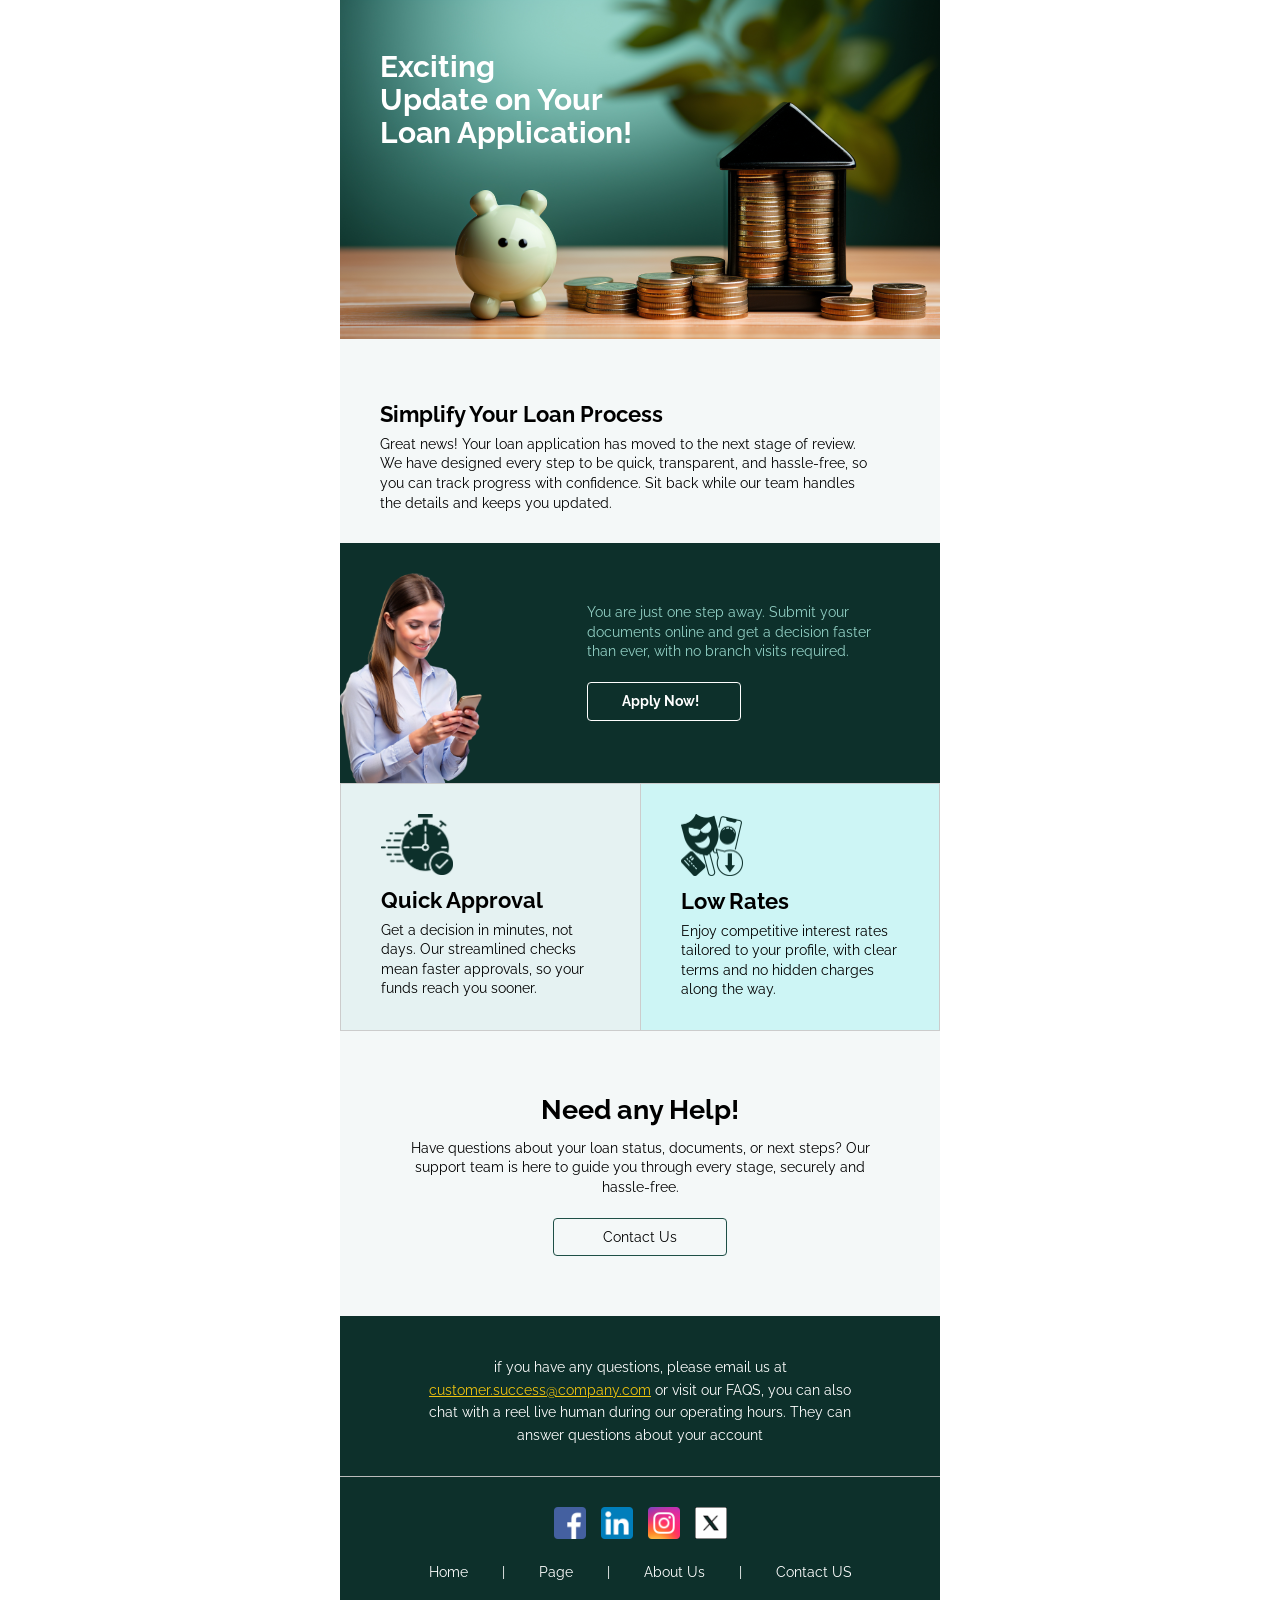
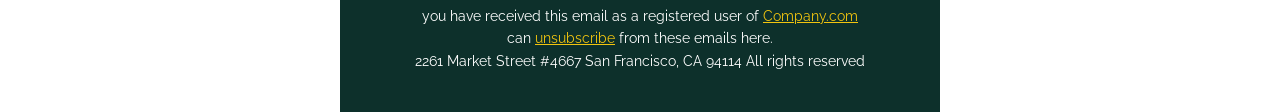
<file: email-templates/1784712987252-pbi3lNKUczI6oSN9/index.html>
<!DOCTYPE HTML PUBLIC "-//W3C//DTD XHTML 1.0 Transitional //EN" "http://www.w3.org/TR/xhtml1/DTD/xhtml1-transitional.dtd">
<html xmlns="http://www.w3.org/1999/xhtml" xmlns:v="urn:schemas-microsoft-com:vml" xmlns:o="urn:schemas-microsoft-com:office:office">
<head>
<!--[if gte mso 9]>
<xml>
  <o:OfficeDocumentSettings>
    <o:AllowPNG/>
    <o:PixelsPerInch>96</o:PixelsPerInch>
  </o:OfficeDocumentSettings>
</xml>
<![endif]-->
  <meta http-equiv="Content-Type" content="text/html; charset=UTF-8">
  <meta name="viewport" content="width=device-width, initial-scale=1.0">
  <meta name="x-apple-disable-message-reformatting">
  <!--[if !mso]><!--><meta http-equiv="X-UA-Compatible" content="IE=edge"><!--<![endif]-->
  
  
    <style type="text/css">
      
      @media only screen and (min-width: 620px) {
        .u-row {
          width: 600px !important;
        }

        .u-row .u-col {
          vertical-align: top;
        }

        
            .u-row .u-col-39p5 {
              width: 237px !important;
            }
          

            .u-row .u-col-50 {
              width: 300px !important;
            }
          

            .u-row .u-col-60p5 {
              width: 363px !important;
            }
          

            .u-row .u-col-100 {
              width: 600px !important;
            }
          
      }

      @media only screen and (max-width: 620px) {
        .u-row-container {
          max-width: 100% !important;
          padding-left: 0px !important;
          padding-right: 0px !important;
        }

        .u-row {
          width: 100% !important;
        }

        .u-row .u-col {
          display: block !important;
          width: 100% !important;
          min-width: 320px !important;
          max-width: 100% !important;
        }

        .u-row .u-col > div {
          margin: 0 auto;
        }

}
    
body{margin:0;padding:0}table,td,tr{border-collapse:collapse;vertical-align:top}.ie-container table,.mso-container table{table-layout:fixed}*{line-height:inherit}a[x-apple-data-detectors=true]{color:inherit!important;text-decoration:none!important}


@media (max-width: 480px) {
            .hide-mobile {
              
              max-height: 0px;
              overflow: hidden;
    
              display: none !important;
            }
          }
          

table, td { color: #000000; } @media (max-width: 480px) { #u_content_heading_3 .v-container-padding-padding { padding: 60px 10px 180px !important; } #u_content_heading_3 .v-font-size { font-size: 27px !important; } #u_content_heading_3 .v-line-height { line-height: 110% !important; } #u_content_heading_4 .v-container-padding-padding { padding: 40px 10px 5px !important; } #u_content_text_5 .v-container-padding-padding { padding: 0px 10px 30px !important; } #u_content_image_3 .v-container-padding-padding { padding: 30px 0px 0px 25px !important; } #u_content_text_6 .v-container-padding-padding { padding: 10px 21px 10px 25px !important; } #u_content_text_6 .v-text-align { text-align: left !important; } #u_content_button_3 .v-size-width { width: 65% !important; } #u_content_button_3 .v-text-align { text-align: left !important; } #u_content_button_3 .v-container-padding-padding { padding: 10px 21px 40px 25px !important; } #u_column_9 .v-col-border { border-top: 1px solid #CCC !important;border-left: 1px solid #CCC !important;border-right: 1px solid #CCC !important;border-bottom: 0px solid transparent !important; } #u_content_image_5 .v-container-padding-padding { padding: 30px 10px 10px 25px !important; } #u_content_image_5 .v-src-width { width: 30% !important; } #u_content_image_5 .v-src-max-width { max-width: 30% !important; } #u_content_heading_6 .v-container-padding-padding { padding: 0px 10px 5px 25px !important; } #u_content_text_8 .v-container-padding-padding { padding: 0px 30px 30px 25px !important; } #u_content_image_4 .v-container-padding-padding { padding: 30px 10px 10px 25px !important; } #u_content_image_4 .v-src-width { width: 28% !important; } #u_content_image_4 .v-src-max-width { max-width: 28% !important; } #u_content_heading_5 .v-container-padding-padding { padding: 0px 10px 5px 25px !important; } #u_content_text_7 .v-container-padding-padding { padding: 0px 30px 30px 25px !important; } #u_content_heading_1 .v-container-padding-padding { padding: 40px 10px 0px !important; } #u_content_text_1 .v-container-padding-padding { padding: 10px !important; } #u_content_button_1 .v-size-width { width: 65% !important; } #u_content_button_1 .v-container-padding-padding { padding: 10px 10px 40px !important; } #u_content_text_9 .v-container-padding-padding { padding: 40px 10px 10px !important; } #u_content_menu_2 .v-padding { padding: 5px 10px !important; } }
    </style>
  
  

<!--[if !mso]><!--><link href="https://fonts.googleapis.com/css?family=Raleway:400,700&display=swap" rel="stylesheet" type="text/css"><!--<![endif]-->

</head>

<body class="clean-body u_body" style="margin: 0;padding: 0;-webkit-text-size-adjust: 100%;background-color: #ffffff;color: #000000">
  <!--[if IE]><div class="ie-container"><![endif]-->
  <!--[if mso]><div class="mso-container"><![endif]-->
  <table role="presentation" id="u_body" style="border-collapse: collapse;table-layout: fixed;border-spacing: 0;mso-table-lspace: 0pt;mso-table-rspace: 0pt;vertical-align: top;min-width: 320px;Margin: 0 auto;background-color: #ffffff;width:100%" cellpadding="0" cellspacing="0">
  <tbody>
  <tr style="vertical-align: top">
    <td style="word-break: break-word;border-collapse: collapse !important;vertical-align: top">
    <!--[if (mso)|(IE)]><table role="presentation" width="100%" cellpadding="0" cellspacing="0" border="0"><tr><td align="center" style="background-color: #ffffff;" bgcolor="#ffffff"><table role="presentation" cellpadding="0" cellspacing="0" border="0" width="600" align="center" style="border-collapse: collapse;"><tr><td style="padding:0;"><![endif]-->
    


<!--[if gte mso 9]>
<table role="presentation" cellpadding="0" cellspacing="0" border="0" width="600">
  <tr>
    <td background="https://cdn.templates.unlayer.com/assets/1736756762065-success-finance-savings-investment-growth-wealth-banking-coin-generated-by-artificial-intelligence%201.png" valign="top">
      <v:rect xmlns:v="urn:schemas-microsoft-com:vml" fill="true" stroke="false" style="width:600px;">
        <v:fill type="frame" src="https://cdn.templates.unlayer.com/assets/1736756762065-success-finance-savings-investment-growth-wealth-banking-coin-generated-by-artificial-intelligence%201.png" />
        <v:textbox style="mso-fit-shape-to-text:true" inset="0,0,0,0">
<![endif]-->

<div class="u-row-container" style="padding: 0px;background-image: url('images/image-8.png');background-repeat: no-repeat;background-position: center top;background-color: transparent;">
  <div class="u-row" style="margin: 0 auto;min-width: 320px;max-width: 600px;overflow-wrap: break-word;word-wrap: break-word;word-break: break-word;background-color: transparent;">
    <div style="border-collapse: collapse;display: table;width: 100%;height: 100%;background-color: transparent;">
      <!--[if (mso)|(IE)]><table role="presentation" width="100%" cellpadding="0" cellspacing="0" border="0"><tr><td style="padding: 0px;background-image: url('images/image-8.png');background-repeat: no-repeat;background-position: center top;background-color: transparent;"><table role="presentation" cellpadding="0" cellspacing="0" border="0" width="100%"><tr style="background-color: transparent;"><![endif]-->
      
<!--[if (mso)|(IE)]><td align="center" width="600" class="v-col-border" style="width: 600px;border-top: 0px solid transparent;border-left: 0px solid transparent;border-right: 0px solid transparent;border-bottom: 0px solid transparent;" valign="top"><table role="presentation" width="100%" cellpadding="0" cellspacing="0" border="0"><tr><td style="padding: 0px;"><![endif]-->
<div class="u-col u-col-100" style="max-width: 320px;min-width: 600px;display: table-cell;vertical-align: top;">
  <div style="height: 100%;width: 100% !important;">
  <!--[if (!mso)&(!IE)]><!--><div class="v-col-border" style="box-sizing: border-box; height: 100%; padding: 0px;border-top: 0px solid transparent;border-left: 0px solid transparent;border-right: 0px solid transparent;border-bottom: 0px solid transparent;"><!--<![endif]-->
  
<table id="u_content_heading_3" style="font-family:'Raleway',sans-serif;" role="presentation" cellpadding="0" cellspacing="0" width="100%" border="0">
  <tbody>
    <tr>
      <td class="v-container-padding-padding" style="overflow-wrap:break-word;word-break:break-word;padding:50px 10px 190px 40px;font-family:'Raleway',sans-serif;" align="left">
        
  <!--[if mso]><table role="presentation" width="100%"><tr><td><![endif]-->
    <h1 class="v-text-align v-line-height v-font-size" style="margin: 0px; color: #ffffff; line-height: 110%; text-align: left; word-wrap: break-word; font-size: 30px; font-weight: 400;"><span style="line-height: 29.7px;"><strong>Exciting<br />Update on Your<br />Loan Application!</strong></span></h1>
  <!--[if mso]></td></tr></table><![endif]-->

      </td>
    </tr>
  </tbody>
</table>

  <!--[if (!mso)&(!IE)]><!--></div><!--<![endif]-->
  </div>
</div>
<!--[if (mso)|(IE)]></td></tr></table></td><![endif]-->
      <!--[if (mso)|(IE)]></tr></table></td></tr></table><![endif]-->
    </div>
  </div>
</div>

<!--[if gte mso 9]>
        </v:textbox>
      </v:rect>
    </td>
  </tr>
</table>
<![endif]-->





<div class="u-row-container" style="padding: 0px;background-color: transparent;">
  <div class="u-row" style="margin: 0 auto;min-width: 320px;max-width: 600px;overflow-wrap: break-word;word-wrap: break-word;word-break: break-word;background-color: transparent;">
    <div style="border-collapse: collapse;display: table;width: 100%;height: 100%;background-color: transparent;">
      <!--[if (mso)|(IE)]><table role="presentation" width="100%" cellpadding="0" cellspacing="0" border="0"><tr><td style="padding: 0px;background-color: transparent;"><table role="presentation" cellpadding="0" cellspacing="0" border="0" width="100%"><tr style="background-color: transparent;"><![endif]-->
      
<!--[if (mso)|(IE)]><td align="center" width="600" class="v-col-border" style="background-color: #f4f8f8;width: 600px;border-top: 0px solid transparent;border-left: 0px solid transparent;border-right: 0px solid transparent;border-bottom: 0px solid transparent;border-radius: 0px;-webkit-border-radius: 0px; -moz-border-radius: 0px;" valign="top"><table role="presentation" width="100%" cellpadding="0" cellspacing="0" border="0"><tr><td style="padding: 0px;"><![endif]-->
<div class="u-col u-col-100" style="max-width: 320px;min-width: 600px;display: table-cell;vertical-align: top;">
  <div style="background-color: #f4f8f8;height: 100%;width: 100% !important;border-radius: 0px;-webkit-border-radius: 0px; -moz-border-radius: 0px;">
  <!--[if (!mso)&(!IE)]><!--><div class="v-col-border" style="box-sizing: border-box; height: 100%; padding: 0px;border-top: 0px solid transparent;border-left: 0px solid transparent;border-right: 0px solid transparent;border-bottom: 0px solid transparent;border-radius: 0px;-webkit-border-radius: 0px; -moz-border-radius: 0px;"><!--<![endif]-->
  
<table id="u_content_heading_4" style="font-family:'Raleway',sans-serif;" role="presentation" cellpadding="0" cellspacing="0" width="100%" border="0">
  <tbody>
    <tr>
      <td class="v-container-padding-padding" style="overflow-wrap:break-word;word-break:break-word;padding:60px 10px 5px 40px;font-family:'Raleway',sans-serif;" align="left">
        
  <!--[if mso]><table role="presentation" width="100%"><tr><td><![endif]-->
    <h1 class="v-text-align v-line-height v-font-size" style="margin: 0px; line-height: 140%; text-align: left; word-wrap: break-word; font-size: 22px; font-weight: 400;"><span><strong>Simplify Your Loan Process</strong></span></h1>
  <!--[if mso]></td></tr></table><![endif]-->

      </td>
    </tr>
  </tbody>
</table>

<table id="u_content_text_5" style="font-family:'Raleway',sans-serif;" role="presentation" cellpadding="0" cellspacing="0" width="100%" border="0">
  <tbody>
    <tr>
      <td class="v-container-padding-padding" style="overflow-wrap:break-word;word-break:break-word;padding:0px 61px 30px 40px;font-family:'Raleway',sans-serif;" align="left">
        
  <div class="v-text-align v-line-height v-font-size" style="font-size: 14px; line-height: 140%; text-align: left; word-wrap: break-word;">
    <p style="line-height: 140%; margin: 0px;">Great news! Your loan application has moved to the next stage of review. We have designed every step to be quick, transparent, and hassle-free, so you can track progress with confidence. Sit back while our team handles the details and keeps you updated.</p>
  </div>

      </td>
    </tr>
  </tbody>
</table>

  <!--[if (!mso)&(!IE)]><!--></div><!--<![endif]-->
  </div>
</div>
<!--[if (mso)|(IE)]></td></tr></table></td><![endif]-->
      <!--[if (mso)|(IE)]></tr></table></td></tr></table><![endif]-->
    </div>
  </div>
</div>





<div class="u-row-container" style="padding: 0px;background-color: transparent;">
  <div class="u-row" style="margin: 0 auto;min-width: 320px;max-width: 600px;overflow-wrap: break-word;word-wrap: break-word;word-break: break-word;background-color: transparent;">
    <div style="border-collapse: collapse;display: table;width: 100%;height: 100%;background-color: transparent;">
      <!--[if (mso)|(IE)]><table role="presentation" width="100%" cellpadding="0" cellspacing="0" border="0"><tr><td style="padding: 0px;background-color: transparent;"><table role="presentation" cellpadding="0" cellspacing="0" border="0" width="100%"><tr style="background-color: transparent;"><![endif]-->
      
<!--[if (mso)|(IE)]><td align="center" width="237" class="v-col-border" style="background-color: #0d302b;width: 237px;border-top: 0px solid transparent;border-left: 0px solid transparent;border-right: 0px solid transparent;border-bottom: 0px solid transparent;border-radius: 0px;-webkit-border-radius: 0px; -moz-border-radius: 0px;" valign="top"><table role="presentation" width="100%" cellpadding="0" cellspacing="0" border="0"><tr><td style="padding: 0px;"><![endif]-->
<div class="u-col u-col-39p5" style="max-width: 320px;min-width: 237px;display: table-cell;vertical-align: top;">
  <div style="background-color: #0d302b;height: 100%;width: 100% !important;border-radius: 0px;-webkit-border-radius: 0px; -moz-border-radius: 0px;">
  <!--[if (!mso)&(!IE)]><!--><div class="v-col-border" style="box-sizing: border-box; height: 100%; padding: 0px;border-top: 0px solid transparent;border-left: 0px solid transparent;border-right: 0px solid transparent;border-bottom: 0px solid transparent;border-radius: 0px;-webkit-border-radius: 0px; -moz-border-radius: 0px;"><!--<![endif]-->
  
<table id="u_content_image_3" style="font-family:'Raleway',sans-serif;" role="presentation" cellpadding="0" cellspacing="0" width="100%" border="0">
  <tbody>
    <tr>
      <td class="v-container-padding-padding" style="overflow-wrap:break-word;word-break:break-word;padding:30px 0px 0px;font-family:'Raleway',sans-serif;" align="left">
        
<table role="presentation" width="100%" cellpadding="0" cellspacing="0" border="0">
  <tr>
    <td class="v-text-align" style="padding-right: 0px; padding-left: 0px; text-align: left;" align="center"><!--[if mso]><img align="center" border="0" src="https://cdn.templates.unlayer.com/assets/1736757652611-img.png?w=284.4px" alt="Woman smiling at smartphone." title="Woman smiling at smartphone." style="outline: none;text-decoration: none;-ms-interpolation-mode: bicubic;clear: both;display: inline-block !important;border: none;float: none;" width="142" height="210" class="v-src-width v-src-max-width"/><![endif]--><!--[if !mso]><!--><img align="center" border="0" src="images/image-1.png" alt="Woman smiling at smartphone." title="Woman smiling at smartphone." style="outline: none;text-decoration: none;-ms-interpolation-mode: bicubic;clear: both;display: inline-block !important;border: none;height: auto;float: none;width: 60%;max-width: 142.2px;" width="142.2" class="v-src-width v-src-max-width"/><!--<![endif]-->
      
    </td>
  </tr>
</table>

      </td>
    </tr>
  </tbody>
</table>

  <!--[if (!mso)&(!IE)]><!--></div><!--<![endif]-->
  </div>
</div>
<!--[if (mso)|(IE)]></td></tr></table></td><![endif]-->
<!--[if (mso)|(IE)]><td align="center" width="363" class="v-col-border" style="background-color: #0d302b;width: 363px;border-top: 0px solid transparent;border-left: 0px solid transparent;border-right: 0px solid transparent;border-bottom: 0px solid transparent;border-radius: 0px;-webkit-border-radius: 0px; -moz-border-radius: 0px;" valign="top"><table role="presentation" width="100%" cellpadding="0" cellspacing="0" border="0"><tr><td style="padding: 0px;"><![endif]-->
<div class="u-col u-col-60p5" style="max-width: 320px;min-width: 363px;display: table-cell;vertical-align: top;">
  <div style="background-color: #0d302b;height: 100%;width: 100% !important;border-radius: 0px;-webkit-border-radius: 0px; -moz-border-radius: 0px;">
  <!--[if (!mso)&(!IE)]><!--><div class="v-col-border" style="box-sizing: border-box; height: 100%; padding: 0px;border-top: 0px solid transparent;border-left: 0px solid transparent;border-right: 0px solid transparent;border-bottom: 0px solid transparent;border-radius: 0px;-webkit-border-radius: 0px; -moz-border-radius: 0px;"><!--<![endif]-->
  
<table id="u_content_text_6" style="font-family:'Raleway',sans-serif;" role="presentation" cellpadding="0" cellspacing="0" width="100%" border="0">
  <tbody>
    <tr>
      <td class="v-container-padding-padding" style="overflow-wrap:break-word;word-break:break-word;padding:60px 50px 10px 10px;font-family:'Raleway',sans-serif;" align="left">
        
  <div class="v-text-align v-line-height v-font-size" style="font-size: 14px; color: #92d0c5; line-height: 140%; text-align: left; word-wrap: break-word;">
    <p style="line-height: 140%; margin: 0px;">You are just one step away. Submit your documents online and get a decision faster than ever, with no branch visits required.</p>
  </div>

      </td>
    </tr>
  </tbody>
</table>

<table id="u_content_button_3" style="font-family:'Raleway',sans-serif;" role="presentation" cellpadding="0" cellspacing="0" width="100%" border="0">
  <tbody>
    <tr>
      <td class="v-container-padding-padding" style="overflow-wrap:break-word;word-break:break-word;padding:10px;font-family:'Raleway',sans-serif;" align="left">
        
  <!--[if mso]><style>.v-button {background: transparent !important;}</style><![endif]-->
<div class="v-text-align" align="left">
  <!--[if mso]><v:roundrect xmlns:v="urn:schemas-microsoft-com:vml" xmlns:w="urn:schemas-microsoft-com:office:word" href="https://unlayer.com" style="height:37px; v-text-anchor:middle; width:152px;" arcsize="11%"  strokecolor="#ffffff" strokeweight="1px" fillcolor="#0d302b"><w:anchorlock/><center style="color:#ffffff;"><![endif]-->
    <a href="https://unlayer.com" target="_blank" class="v-button v-size-width v-font-size" style="box-sizing: border-box; display: inline-block; text-decoration: none; text-size-adjust: none; text-align: center; color: rgb(255, 255, 255); background: rgb(13, 48, 43); border-radius: 4px; width: 45%; max-width: 100%; word-break: break-word; overflow-wrap: break-word; border-color: rgb(255, 255, 255); border-style: solid; border-width: 1px; font-size: 14px; line-height: inherit;"><span class="v-line-height v-padding" style="display:block;padding:10px 20px;line-height:120%;"><span style="line-height: 16.8px;"><strong>Apply Now!</strong></span> <span style="line-height: 16.8px;"> </span></span>
    </a>
    <!--[if mso]></center></v:roundrect><![endif]-->
</div>

      </td>
    </tr>
  </tbody>
</table>

  <!--[if (!mso)&(!IE)]><!--></div><!--<![endif]-->
  </div>
</div>
<!--[if (mso)|(IE)]></td></tr></table></td><![endif]-->
      <!--[if (mso)|(IE)]></tr></table></td></tr></table><![endif]-->
    </div>
  </div>
</div>





<div class="u-row-container" style="padding: 0px;background-color: transparent;">
  <div class="u-row" style="margin: 0 auto;min-width: 320px;max-width: 600px;overflow-wrap: break-word;word-wrap: break-word;word-break: break-word;background-color: transparent;">
    <div style="border-collapse: collapse;display: table;width: 100%;height: 100%;background-color: transparent;">
      <!--[if (mso)|(IE)]><table role="presentation" width="100%" cellpadding="0" cellspacing="0" border="0"><tr><td style="padding: 0px;background-color: transparent;"><table role="presentation" cellpadding="0" cellspacing="0" border="0" width="100%"><tr style="background-color: transparent;"><![endif]-->
      
<!--[if (mso)|(IE)]><td align="center" width="299" class="v-col-border" style="background-color: #e5f2f2;width: 299px;border-top: 1px solid #CCC;border-left: 1px solid #CCC;border-right: 0px solid transparent;border-bottom: 1px solid #CCC;border-radius: 0px;-webkit-border-radius: 0px; -moz-border-radius: 0px;" valign="top"><table role="presentation" width="100%" cellpadding="0" cellspacing="0" border="0"><tr><td style="padding: 0px;"><![endif]-->
<div id="u_column_9" class="u-col u-col-50" style="max-width: 320px;min-width: 300px;display: table-cell;vertical-align: top;">
  <div style="background-color: #e5f2f2;height: 100%;width: 100% !important;border-radius: 0px;-webkit-border-radius: 0px; -moz-border-radius: 0px;">
  <!--[if (!mso)&(!IE)]><!--><div class="v-col-border" style="box-sizing: border-box; height: 100%; padding: 0px;border-top: 1px solid #CCC;border-left: 1px solid #CCC;border-right: 0px solid transparent;border-bottom: 1px solid #CCC;border-radius: 0px;-webkit-border-radius: 0px; -moz-border-radius: 0px;"><!--<![endif]-->
  
<table id="u_content_image_5" style="font-family:'Raleway',sans-serif;" role="presentation" cellpadding="0" cellspacing="0" width="100%" border="0">
  <tbody>
    <tr>
      <td class="v-container-padding-padding" style="overflow-wrap:break-word;word-break:break-word;padding:30px 10px 10px 40px;font-family:'Raleway',sans-serif;" align="left">
        
<table role="presentation" width="100%" cellpadding="0" cellspacing="0" border="0">
  <tr>
    <td class="v-text-align" style="padding-right: 0px;padding-left: 0px;" align="left">
      
      <!--[if mso]><img align="left" border="0" src="https://cdn.templates.unlayer.com/assets/1736758605413-Vector.png?w=144.42px" alt="Stopwatch with check mark." title="Stopwatch with check mark." style="outline: none;text-decoration: none;-ms-interpolation-mode: bicubic;clear: both;display: inline-block !important;border: none;float: none;" width="72" height="61" class="v-src-width v-src-max-width"/><![endif]--><!--[if !mso]><!--><img align="left" border="0" src="images/image-2.png" alt="Stopwatch with check mark." title="Stopwatch with check mark." style="outline: none;text-decoration: none;-ms-interpolation-mode: bicubic;clear: both;display: inline-block !important;border: none;height: auto;float: none;width: 29%;max-width: 72.21px;" width="72.21" class="v-src-width v-src-max-width"/><!--<![endif]-->
      
    </td>
  </tr>
</table>

      </td>
    </tr>
  </tbody>
</table>

<table id="u_content_heading_6" style="font-family:'Raleway',sans-serif;" role="presentation" cellpadding="0" cellspacing="0" width="100%" border="0">
  <tbody>
    <tr>
      <td class="v-container-padding-padding" style="overflow-wrap:break-word;word-break:break-word;padding:0px 10px 5px 40px;font-family:'Raleway',sans-serif;" align="left">
        
  <!--[if mso]><table role="presentation" width="100%"><tr><td><![endif]-->
    <h1 class="v-text-align v-line-height v-font-size" style="margin: 0px; line-height: 140%; text-align: left; word-wrap: break-word; font-size: 22px; font-weight: 400;"><span><strong>Quick Approval</strong></span></h1>
  <!--[if mso]></td></tr></table><![endif]-->

      </td>
    </tr>
  </tbody>
</table>

<table id="u_content_text_8" style="font-family:'Raleway',sans-serif;" role="presentation" cellpadding="0" cellspacing="0" width="100%" border="0">
  <tbody>
    <tr>
      <td class="v-container-padding-padding" style="overflow-wrap:break-word;word-break:break-word;padding:0px 30px 10px 40px;font-family:'Raleway',sans-serif;" align="left">
        
  <div class="v-text-align v-line-height v-font-size" style="font-size: 14px; line-height: 140%; text-align: left; word-wrap: break-word;">
    <p style="line-height: 140%; margin: 0px;">Get a decision in minutes, not days. Our streamlined checks mean faster approvals, so your funds reach you sooner.</p>
  </div>

      </td>
    </tr>
  </tbody>
</table>

  <!--[if (!mso)&(!IE)]><!--></div><!--<![endif]-->
  </div>
</div>
<!--[if (mso)|(IE)]></td></tr></table></td><![endif]-->
<!--[if (mso)|(IE)]><td align="center" width="298" class="v-col-border" style="background-color: #cdf5f5;width: 298px;border-top: 1px solid #CCC;border-left: 1px solid #CCC;border-right: 1px solid #CCC;border-bottom: 1px solid #CCC;border-radius: 0px;-webkit-border-radius: 0px; -moz-border-radius: 0px;" valign="top"><table role="presentation" width="100%" cellpadding="0" cellspacing="0" border="0"><tr><td style="padding: 0px;"><![endif]-->
<div class="u-col u-col-50" style="max-width: 320px;min-width: 300px;display: table-cell;vertical-align: top;">
  <div style="background-color: #cdf5f5;height: 100%;width: 100% !important;border-radius: 0px;-webkit-border-radius: 0px; -moz-border-radius: 0px;">
  <!--[if (!mso)&(!IE)]><!--><div class="v-col-border" style="box-sizing: border-box; height: 100%; padding: 0px;border-top: 1px solid #CCC;border-left: 1px solid #CCC;border-right: 1px solid #CCC;border-bottom: 1px solid #CCC;border-radius: 0px;-webkit-border-radius: 0px; -moz-border-radius: 0px;"><!--<![endif]-->
  
<table id="u_content_image_4" style="font-family:'Raleway',sans-serif;" role="presentation" cellpadding="0" cellspacing="0" width="100%" border="0">
  <tbody>
    <tr>
      <td class="v-container-padding-padding" style="overflow-wrap:break-word;word-break:break-word;padding:30px 10px 10px 40px;font-family:'Raleway',sans-serif;" align="left">
        
<table role="presentation" width="100%" cellpadding="0" cellspacing="0" border="0">
  <tr>
    <td class="v-text-align" style="padding-right: 0px;padding-left: 0px;" align="left">
      
      <!--[if mso]><img align="left" border="0" src="https://cdn.templates.unlayer.com/assets/1736758654683-Vector2.png?w=124px" alt="Fraud icons: mask, phone, card." title="Fraud icons: mask, phone, card." style="outline: none;text-decoration: none;-ms-interpolation-mode: bicubic;clear: both;display: inline-block !important;border: none;float: none;" width="62" height="62" class="v-src-width v-src-max-width"/><![endif]--><!--[if !mso]><!--><img align="left" border="0" src="images/image-3.png" alt="Fraud icons: mask, phone, card." title="Fraud icons: mask, phone, card." style="outline: none;text-decoration: none;-ms-interpolation-mode: bicubic;clear: both;display: inline-block !important;border: none;height: auto;float: none;width: 25%;max-width: 62px;" width="62" class="v-src-width v-src-max-width"/><!--<![endif]-->
      
    </td>
  </tr>
</table>

      </td>
    </tr>
  </tbody>
</table>

<table id="u_content_heading_5" style="font-family:'Raleway',sans-serif;" role="presentation" cellpadding="0" cellspacing="0" width="100%" border="0">
  <tbody>
    <tr>
      <td class="v-container-padding-padding" style="overflow-wrap:break-word;word-break:break-word;padding:0px 10px 5px 40px;font-family:'Raleway',sans-serif;" align="left">
        
  <!--[if mso]><table role="presentation" width="100%"><tr><td><![endif]-->
    <h1 class="v-text-align v-line-height v-font-size" style="margin: 0px; line-height: 140%; text-align: left; word-wrap: break-word; font-size: 22px; font-weight: 400;"><span><strong>Low Rates</strong></span></h1>
  <!--[if mso]></td></tr></table><![endif]-->

      </td>
    </tr>
  </tbody>
</table>

<table id="u_content_text_7" style="font-family:'Raleway',sans-serif;" role="presentation" cellpadding="0" cellspacing="0" width="100%" border="0">
  <tbody>
    <tr>
      <td class="v-container-padding-padding" style="overflow-wrap:break-word;word-break:break-word;padding:0px 30px 30px 40px;font-family:'Raleway',sans-serif;" align="left">
        
  <div class="v-text-align v-line-height v-font-size" style="font-size: 14px; line-height: 140%; text-align: left; word-wrap: break-word;">
    <p style="line-height: 140%; margin: 0px;">Enjoy competitive interest rates tailored to your profile, with clear terms and no hidden charges along the way.</p>
  </div>

      </td>
    </tr>
  </tbody>
</table>

  <!--[if (!mso)&(!IE)]><!--></div><!--<![endif]-->
  </div>
</div>
<!--[if (mso)|(IE)]></td></tr></table></td><![endif]-->
      <!--[if (mso)|(IE)]></tr></table></td></tr></table><![endif]-->
    </div>
  </div>
</div>





<div class="u-row-container" style="padding: 0px;background-color: transparent;">
  <div class="u-row" style="margin: 0 auto;min-width: 320px;max-width: 600px;overflow-wrap: break-word;word-wrap: break-word;word-break: break-word;background-color: transparent;">
    <div style="border-collapse: collapse;display: table;width: 100%;height: 100%;background-color: transparent;">
      <!--[if (mso)|(IE)]><table role="presentation" width="100%" cellpadding="0" cellspacing="0" border="0"><tr><td style="padding: 0px;background-color: transparent;"><table role="presentation" cellpadding="0" cellspacing="0" border="0" width="100%"><tr style="background-color: transparent;"><![endif]-->
      
<!--[if (mso)|(IE)]><td align="center" width="600" class="v-col-border" style="background-color: #f4f8f8;width: 600px;border-top: 0px solid transparent;border-left: 0px solid transparent;border-right: 0px solid transparent;border-bottom: 0px solid transparent;border-radius: 0px;-webkit-border-radius: 0px; -moz-border-radius: 0px;" valign="top"><table role="presentation" width="100%" cellpadding="0" cellspacing="0" border="0"><tr><td style="padding: 0px;"><![endif]-->
<div class="u-col u-col-100" style="max-width: 320px;min-width: 600px;display: table-cell;vertical-align: top;">
  <div style="background-color: #f4f8f8;height: 100%;width: 100% !important;border-radius: 0px;-webkit-border-radius: 0px; -moz-border-radius: 0px;">
  <!--[if (!mso)&(!IE)]><!--><div class="v-col-border" style="box-sizing: border-box; height: 100%; padding: 0px;border-top: 0px solid transparent;border-left: 0px solid transparent;border-right: 0px solid transparent;border-bottom: 0px solid transparent;border-radius: 0px;-webkit-border-radius: 0px; -moz-border-radius: 0px;"><!--<![endif]-->
  
<table id="u_content_heading_1" style="font-family:'Raleway',sans-serif;" role="presentation" cellpadding="0" cellspacing="0" width="100%" border="0">
  <tbody>
    <tr>
      <td class="v-container-padding-padding" style="overflow-wrap:break-word;word-break:break-word;padding:60px 10px 0px;font-family:'Raleway',sans-serif;" align="left">
        
  <!--[if mso]><table role="presentation" width="100%"><tr><td><![endif]-->
    <h1 class="v-text-align v-line-height v-font-size" style="margin: 0px; line-height: 140%; text-align: center; word-wrap: break-word; font-size: 27px; font-weight: 400;"><span><strong>Need any Help!</strong></span></h1>
  <!--[if mso]></td></tr></table><![endif]-->

      </td>
    </tr>
  </tbody>
</table>

<table id="u_content_text_1" style="font-family:'Raleway',sans-serif;" role="presentation" cellpadding="0" cellspacing="0" width="100%" border="0">
  <tbody>
    <tr>
      <td class="v-container-padding-padding" style="overflow-wrap:break-word;word-break:break-word;padding:10px 70px;font-family:'Raleway',sans-serif;" align="left">
        
  <div class="v-text-align v-line-height v-font-size" style="font-size: 14px; line-height: 140%; text-align: center; word-wrap: break-word;">
    <p style="line-height: 140%; margin: 0px;">Have questions about your loan status, documents, or next steps? Our support team is here to guide you through every stage, securely and hassle-free.</p>
  </div>

      </td>
    </tr>
  </tbody>
</table>

<table id="u_content_button_1" style="font-family:'Raleway',sans-serif;" role="presentation" cellpadding="0" cellspacing="0" width="100%" border="0">
  <tbody>
    <tr>
      <td class="v-container-padding-padding" style="overflow-wrap:break-word;word-break:break-word;padding:10px 10px 60px;font-family:'Raleway',sans-serif;" align="left">
        
  <!--[if mso]><style>.v-button {background: transparent !important;}</style><![endif]-->
<div class="v-text-align" align="center">
  <!--[if mso]><v:roundrect xmlns:v="urn:schemas-microsoft-com:vml" xmlns:w="urn:schemas-microsoft-com:office:word" href="https://unlayer.com/contact" style="height:37px; v-text-anchor:middle; width:172px;" arcsize="11%"  strokecolor="#1e4f46" strokeweight="1px" fillcolor="#f4f8f8"><w:anchorlock/><center style="color:#000000;"><![endif]-->
    <a href="https://unlayer.com/contact" target="_blank" class="v-button v-size-width v-font-size" style="box-sizing: border-box; display: inline-block; text-decoration: none; text-size-adjust: none; text-align: center; color: rgb(0, 0, 0); background: rgb(244, 248, 248); border-radius: 4px; width: 30%; max-width: 100%; word-break: break-word; overflow-wrap: break-word; border-color: rgb(30, 79, 70); border-style: solid; border-width: 1px; font-size: 14px; line-height: inherit;"><span class="v-line-height v-padding" style="display:block;padding:10px 20px;line-height:120%;"><span style="font-size: 14px; line-height: 16.8px;">Contact Us</span></span>
    </a>
    <!--[if mso]></center></v:roundrect><![endif]-->
</div>

      </td>
    </tr>
  </tbody>
</table>

  <!--[if (!mso)&(!IE)]><!--></div><!--<![endif]-->
  </div>
</div>
<!--[if (mso)|(IE)]></td></tr></table></td><![endif]-->
      <!--[if (mso)|(IE)]></tr></table></td></tr></table><![endif]-->
    </div>
  </div>
</div>





<div class="u-row-container" style="padding: 0px;background-color: transparent;">
  <div class="u-row" style="margin: 0 auto;min-width: 320px;max-width: 600px;overflow-wrap: break-word;word-wrap: break-word;word-break: break-word;background-color: transparent;">
    <div style="border-collapse: collapse;display: table;width: 100%;height: 100%;background-color: transparent;">
      <!--[if (mso)|(IE)]><table role="presentation" width="100%" cellpadding="0" cellspacing="0" border="0"><tr><td style="padding: 0px;background-color: transparent;"><table role="presentation" cellpadding="0" cellspacing="0" border="0" width="100%"><tr style="background-color: transparent;"><![endif]-->
      
<!--[if (mso)|(IE)]><td align="center" width="600" class="v-col-border" style="background-color: #0d302b;width: 600px;border-top: 0px solid transparent;border-left: 0px solid transparent;border-right: 0px solid transparent;border-bottom: 0px solid transparent;border-radius: 0px;-webkit-border-radius: 0px; -moz-border-radius: 0px;" valign="top"><table role="presentation" width="100%" cellpadding="0" cellspacing="0" border="0"><tr><td style="padding: 0px;"><![endif]-->
<div class="u-col u-col-100" style="max-width: 320px;min-width: 600px;display: table-cell;vertical-align: top;">
  <div style="background-color: #0d302b;height: 100%;width: 100% !important;border-radius: 0px;-webkit-border-radius: 0px; -moz-border-radius: 0px;">
  <!--[if (!mso)&(!IE)]><!--><div class="v-col-border" style="box-sizing: border-box; height: 100%; padding: 0px;border-top: 0px solid transparent;border-left: 0px solid transparent;border-right: 0px solid transparent;border-bottom: 0px solid transparent;border-radius: 0px;-webkit-border-radius: 0px; -moz-border-radius: 0px;"><!--<![endif]-->
  
<table id="u_content_text_9" style="font-family:'Raleway',sans-serif;" role="presentation" cellpadding="0" cellspacing="0" width="100%" border="0">
  <tbody>
    <tr>
      <td class="v-container-padding-padding" style="overflow-wrap:break-word;word-break:break-word;padding:40px 80px 10px;font-family:'Raleway',sans-serif;" align="left">
        
  <div class="v-text-align v-line-height v-font-size" style="font-size: 14px; color: #ffffff; line-height: 160%; text-align: center; word-wrap: break-word;">
    <p style="font-size: 14px; line-height: 160%; margin: 0px;">if you have any questions, please email us at <a rel="noopener" href="https://www.unlayer.com" target="_blank" style="color: rgb(241, 196, 15); text-decoration: underline; line-height: inherit;">customer.success@company.com</a> or visit our FAQS, you can also chat with a reel live human during our operating hours. They can answer questions about your account</p>
  </div>

      </td>
    </tr>
  </tbody>
</table>

<table style="font-family:'Raleway',sans-serif;" role="presentation" cellpadding="0" cellspacing="0" width="100%" border="0">
  <tbody>
    <tr>
      <td class="v-container-padding-padding" style="overflow-wrap:break-word;word-break:break-word;padding:20px 0px;font-family:'Raleway',sans-serif;" align="left">
        
  <table role="presentation" aria-label="divider" align="center" border="0" cellpadding="0" cellspacing="0" width="100%" style="border-collapse: collapse;table-layout: fixed;border-spacing: 0;mso-table-lspace: 0pt;mso-table-rspace: 0pt;vertical-align: top;-ms-text-size-adjust: 100%;-webkit-text-size-adjust: 100%">
    <tbody>
      <tr style="vertical-align: top">
        <td style="word-break: break-word;border-collapse: collapse !important;vertical-align: top;border-top: 1px solid #BBBBBB;font-size: 0px;line-height: 0px;mso-line-height-rule: exactly;-ms-text-size-adjust: 100%;-webkit-text-size-adjust: 100%">
          <!--[if gte mso 15]>&nbsp;<![endif]-->
        </td>
      </tr>
    </tbody>
  </table>

      </td>
    </tr>
  </tbody>
</table>

<table style="font-family:'Raleway',sans-serif;" role="presentation" cellpadding="0" cellspacing="0" width="100%" border="0">
  <tbody>
    <tr>
      <td class="v-container-padding-padding" style="overflow-wrap:break-word;word-break:break-word;padding:10px;font-family:'Raleway',sans-serif;" align="left">
        
<div align="center" style="direction: ltr;" aria-label="social">
  <div style="display: table; max-width:173px;">
  <!--[if (mso)|(IE)]><table role="presentation" width="173" cellpadding="0" cellspacing="0" border="0"><tr><td style="border-collapse:collapse;" align="center"><table role="presentation" width="100%" cellpadding="0" cellspacing="0" border="0" style="border-collapse:collapse; mso-table-lspace: 0pt;mso-table-rspace: 0pt; width:173px;"><tr><![endif]-->
  
    
    <!--[if (mso)|(IE)]><td width="32" style="width:32px; padding-right: 15px;" valign="top"><![endif]-->
    <table role="presentation" aria-label="Facebook icon" border="0" cellspacing="0" cellpadding="0" width="32" height="32" style="width: 32px !important;height: 32px !important;display: inline-block;border-collapse: collapse;table-layout: fixed;border-spacing: 0;mso-table-lspace: 0pt;mso-table-rspace: 0pt;vertical-align: top;margin-right: 15px">
      <tbody><tr style="vertical-align: top"><td valign="middle" style="word-break: break-word;border-collapse: collapse !important;vertical-align: top">
        <a href="https://www.facebook.com/unlayer" title="Facebook" target="_blank" style="color: rgb(241, 196, 15); text-decoration: underline; line-height: inherit;"><img src="images/image-4.png" alt="Facebook icon" title="Facebook" width="32" style="outline: none;text-decoration: none;-ms-interpolation-mode: bicubic;clear: both;display: block !important;border: none;height: auto;float: none;max-width: 32px !important">
        </a>
      </td></tr>
    </tbody></table>
    <!--[if (mso)|(IE)]></td><![endif]-->
    
    <!--[if (mso)|(IE)]><td width="32" style="width:32px; padding-right: 15px;" valign="top"><![endif]-->
    <table role="presentation" aria-label="LinkedIn icon" border="0" cellspacing="0" cellpadding="0" width="32" height="32" style="width: 32px !important;height: 32px !important;display: inline-block;border-collapse: collapse;table-layout: fixed;border-spacing: 0;mso-table-lspace: 0pt;mso-table-rspace: 0pt;vertical-align: top;margin-right: 15px">
      <tbody><tr style="vertical-align: top"><td valign="middle" style="word-break: break-word;border-collapse: collapse !important;vertical-align: top">
        <a href="https://www.linkedin.com/company/unlayer/mycompany/" title="LinkedIn" target="_blank" style="color: rgb(241, 196, 15); text-decoration: underline; line-height: inherit;"><img src="images/image-5.png" alt="LinkedIn icon" title="LinkedIn" width="32" style="outline: none;text-decoration: none;-ms-interpolation-mode: bicubic;clear: both;display: block !important;border: none;height: auto;float: none;max-width: 32px !important">
        </a>
      </td></tr>
    </tbody></table>
    <!--[if (mso)|(IE)]></td><![endif]-->
    
    <!--[if (mso)|(IE)]><td width="32" style="width:32px; padding-right: 15px;" valign="top"><![endif]-->
    <table role="presentation" aria-label="Instagram icon" border="0" cellspacing="0" cellpadding="0" width="32" height="32" style="width: 32px !important;height: 32px !important;display: inline-block;border-collapse: collapse;table-layout: fixed;border-spacing: 0;mso-table-lspace: 0pt;mso-table-rspace: 0pt;vertical-align: top;margin-right: 15px">
      <tbody><tr style="vertical-align: top"><td valign="middle" style="word-break: break-word;border-collapse: collapse !important;vertical-align: top">
        <a href="https://www.instagram.com/unlayer_official/" title="Instagram" target="_blank" style="color: rgb(241, 196, 15); text-decoration: underline; line-height: inherit;"><img src="images/image-6.png" alt="Instagram icon" title="Instagram" width="32" style="outline: none;text-decoration: none;-ms-interpolation-mode: bicubic;clear: both;display: block !important;border: none;height: auto;float: none;max-width: 32px !important">
        </a>
      </td></tr>
    </tbody></table>
    <!--[if (mso)|(IE)]></td><![endif]-->
    
    <!--[if (mso)|(IE)]><td width="32" style="width:32px; padding-right: 0px;" valign="top"><![endif]-->
    <table role="presentation" aria-label="X icon" border="0" cellspacing="0" cellpadding="0" width="32" height="32" style="width: 32px !important;height: 32px !important;display: inline-block;border-collapse: collapse;table-layout: fixed;border-spacing: 0;mso-table-lspace: 0pt;mso-table-rspace: 0pt;vertical-align: top;margin-right: 0px">
      <tbody><tr style="vertical-align: top"><td valign="middle" style="word-break: break-word;border-collapse: collapse !important;vertical-align: top">
        <a href="https://twitter.com/unlayerapp" title="X" target="_blank" style="color: rgb(241, 196, 15); text-decoration: underline; line-height: inherit;"><img src="images/image-7.png" alt="X icon" title="X" width="32" style="outline: none;text-decoration: none;-ms-interpolation-mode: bicubic;clear: both;display: block !important;border: none;height: auto;float: none;max-width: 32px !important">
        </a>
      </td></tr>
    </tbody></table>
    <!--[if (mso)|(IE)]></td><![endif]-->
    
    
    <!--[if (mso)|(IE)]></tr></table></td></tr></table><![endif]-->
  </div>
</div>

      </td>
    </tr>
  </tbody>
</table>

<table id="u_content_menu_2" style="font-family:'Raleway',sans-serif;" role="presentation" cellpadding="0" cellspacing="0" width="100%" border="0">
  <tbody>
    <tr>
      <td class="v-container-padding-padding" style="overflow-wrap:break-word;word-break:break-word;padding:10px;font-family:'Raleway',sans-serif;" align="left">
        
<div aria-label="menu" class="menu" style="text-align:center;">
<!--[if (mso)|(IE)]><table role="presentation" border="0" cellpadding="0" cellspacing="0" align="center" style=""><tr><![endif]-->

  <!--[if (mso)|(IE)]><td style="padding:5px 15px"><![endif]-->
  
    <a aria-label="Menu item - Home" href="https://www.unlayer.com" target="_self" style="padding: 5px 15px; display: inline-block; color: rgb(255, 255, 255); font-size: 14px; text-decoration: none; line-height: inherit;" class="v-padding v-font-size">Home
    </a>
  
  <!--[if (mso)|(IE)]></td><![endif]-->
  
    <!--[if (mso)|(IE)]><td style="padding:5px 15px"><![endif]-->
    <span aria-label="menu separator" style="padding:5px 15px;display:inline-block;color:#ffffff;font-size:14px;" class="v-padding v-font-size hide-mobile">
      |
    </span>
    <!--[if (mso)|(IE)]></td><![endif]-->
  

  <!--[if (mso)|(IE)]><td style="padding:5px 15px"><![endif]-->
  
    <a aria-label="Menu item - Page" href="https://www.unlayer.com" target="_self" style="padding: 5px 15px; display: inline-block; color: rgb(255, 255, 255); font-size: 14px; text-decoration: none; line-height: inherit;" class="v-padding v-font-size">Page
    </a>
  
  <!--[if (mso)|(IE)]></td><![endif]-->
  
    <!--[if (mso)|(IE)]><td style="padding:5px 15px"><![endif]-->
    <span aria-label="menu separator" style="padding:5px 15px;display:inline-block;color:#ffffff;font-size:14px;" class="v-padding v-font-size hide-mobile">
      |
    </span>
    <!--[if (mso)|(IE)]></td><![endif]-->
  

  <!--[if (mso)|(IE)]><td style="padding:5px 15px"><![endif]-->
  
    <a aria-label="Menu item - About Us" href="https://www.unlayer.com" target="_self" style="padding: 5px 15px; display: inline-block; color: rgb(255, 255, 255); font-size: 14px; text-decoration: none; line-height: inherit;" class="v-padding v-font-size">About Us
    </a>
  
  <!--[if (mso)|(IE)]></td><![endif]-->
  
    <!--[if (mso)|(IE)]><td style="padding:5px 15px"><![endif]-->
    <span aria-label="menu separator" style="padding:5px 15px;display:inline-block;color:#ffffff;font-size:14px;" class="v-padding v-font-size hide-mobile">
      |
    </span>
    <!--[if (mso)|(IE)]></td><![endif]-->
  

  <!--[if (mso)|(IE)]><td style="padding:5px 15px"><![endif]-->
  
    <a aria-label="Menu item - Contact US" href="https://www.unlayer.com" target="_self" style="padding: 5px 15px; display: inline-block; color: rgb(255, 255, 255); font-size: 14px; text-decoration: none; line-height: inherit;" class="v-padding v-font-size">Contact US
    </a>
  
  <!--[if (mso)|(IE)]></td><![endif]-->
  

<!--[if (mso)|(IE)]></tr></table><![endif]-->
</div>

      </td>
    </tr>
  </tbody>
</table>

<table style="font-family:'Raleway',sans-serif;" role="presentation" cellpadding="0" cellspacing="0" width="100%" border="0">
  <tbody>
    <tr>
      <td class="v-container-padding-padding" style="overflow-wrap:break-word;word-break:break-word;padding:10px 10px 40px;font-family:'Raleway',sans-serif;" align="left">
        
  <div class="v-text-align v-line-height v-font-size" style="font-size: 14px; color: #ffffff; line-height: 160%; text-align: center; word-wrap: break-word;">
    <p style="font-size: 14px; line-height: 160%; margin: 0px;">you have received this email as a registered user of <a rel="noopener" href="https://www.unlayer.com" target="_blank" style="color: rgb(241, 196, 15); text-decoration: underline; line-height: inherit;">Company.com</a></p>
<p style="font-size: 14px; line-height: 160%; margin: 0px;">can <a rel="noopener" href="https://www.unlayer.com" target="_blank" style="color: rgb(241, 196, 15); text-decoration: underline; line-height: inherit;">unsubscribe</a> from these emails here.</p>
<p style="font-size: 14px; line-height: 160%; margin: 0px;"></p>
<p style="font-size: 14px; line-height: 160%; margin: 0px;">2261 Market Street #4667 San Francisco, CA 94114 All rights reserved</p>
  </div>

      </td>
    </tr>
  </tbody>
</table>

  <!--[if (!mso)&(!IE)]><!--></div><!--<![endif]-->
  </div>
</div>
<!--[if (mso)|(IE)]></td></tr></table></td><![endif]-->
      <!--[if (mso)|(IE)]></tr></table></td></tr></table><![endif]-->
    </div>
  </div>
</div>



    <!--[if (mso)|(IE)]></td></tr></table></td></tr></table><![endif]-->
    </td>
  </tr>
  </tbody>
  </table>
  <!--[if mso]></div><![endif]-->
  <!--[if IE]></div><![endif]-->
</body>

</html>
</file>
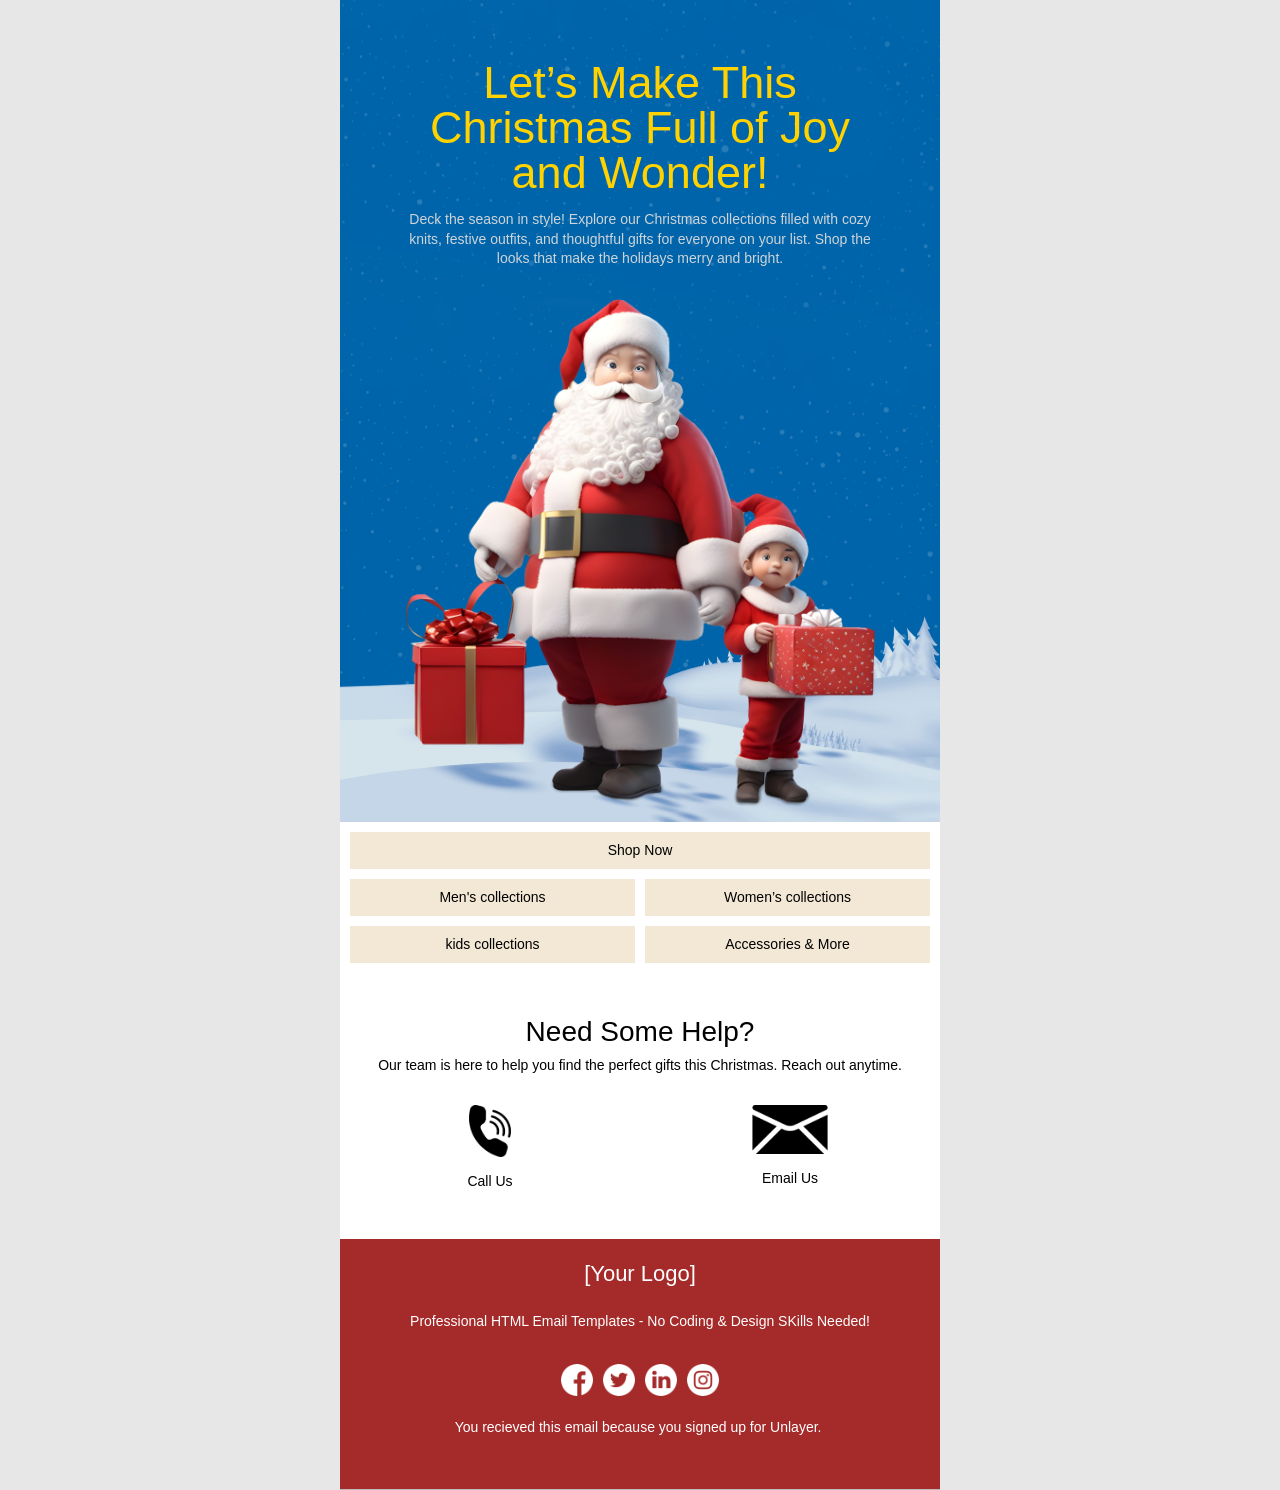
<file: email-templates/1784713070788-hYfNJ0aGAIHeHskK/index.html>
<!DOCTYPE HTML PUBLIC "-//W3C//DTD XHTML 1.0 Transitional //EN" "http://www.w3.org/TR/xhtml1/DTD/xhtml1-transitional.dtd">
<html xmlns="http://www.w3.org/1999/xhtml" xmlns:v="urn:schemas-microsoft-com:vml" xmlns:o="urn:schemas-microsoft-com:office:office">
<head>
<!--[if gte mso 9]>
<xml>
  <o:OfficeDocumentSettings>
    <o:AllowPNG/>
    <o:PixelsPerInch>96</o:PixelsPerInch>
  </o:OfficeDocumentSettings>
</xml>
<![endif]-->
  <meta http-equiv="Content-Type" content="text/html; charset=UTF-8">
  <meta name="viewport" content="width=device-width, initial-scale=1.0">
  <meta name="x-apple-disable-message-reformatting">
  <!--[if !mso]><!--><meta http-equiv="X-UA-Compatible" content="IE=edge"><!--<![endif]-->
  
  
    <style type="text/css">
      
      @media only screen and (min-width: 620px) {
        .u-row {
          width: 600px !important;
        }

        .u-row .u-col {
          vertical-align: top;
        }

        
            .u-row .u-col-50 {
              width: 300px !important;
            }
          

            .u-row .u-col-100 {
              width: 600px !important;
            }
          
      }

      @media only screen and (max-width: 620px) {
        .u-row-container {
          max-width: 100% !important;
          padding-left: 0px !important;
          padding-right: 0px !important;
        }

        .u-row {
          width: 100% !important;
        }

        .u-row .u-col {
          display: block !important;
          width: 100% !important;
          min-width: 320px !important;
          max-width: 100% !important;
        }

        .u-row .u-col > div {
          margin: 0 auto;
        }

        .no-stack .u-col {
          min-width: 0 !important;
          display: table-cell !important;
        }

        
            .no-stack .u-col-50 {
              width: 50% !important;
            }
          

}
    
body{margin:0;padding:0}table,td,tr{border-collapse:collapse;vertical-align:top}.ie-container table,.mso-container table{table-layout:fixed}*{line-height:inherit}a[x-apple-data-detectors=true]{color:inherit!important;text-decoration:none!important}


table, td { color: #000000; } @media (max-width: 480px) { #u_content_heading_2 .v-container-padding-padding { padding: 60px 10px 10px !important; } #u_content_heading_2 .v-font-size { font-size: 30px !important; } #u_content_heading_2 .v-line-height { line-height: 110% !important; } #u_content_text_1 .v-container-padding-padding { padding: 5px 10px 10px !important; } #u_content_image_1 .v-src-width { width: 93% !important; } #u_content_image_1 .v-src-max-width { max-width: 93% !important; } #u_content_button_3 .v-container-padding-padding { padding: 5px 10px !important; } #u_content_button_4 .v-container-padding-padding { padding: 5px 10px !important; } #u_content_button_1 .v-container-padding-padding { padding: 5px 10px !important; } #u_content_button_5 .v-container-padding-padding { padding: 5px 10px !important; } #u_content_heading_1 .v-container-padding-padding { padding: 40px 40px 10px !important; } #u_content_image_3 .v-src-width { width: 25% !important; } #u_content_image_3 .v-src-max-width { max-width: 25% !important; } #u_content_image_2 .v-src-width { width: 48% !important; } #u_content_image_2 .v-src-max-width { max-width: 48% !important; } #u_content_text_3 .v-container-padding-padding { padding: 5px 10px 40px !important; } #u_content_heading_3 .v-container-padding-padding { padding: 40px 10px 10px !important; } #u_content_heading_3 .v-text-align { text-align: center !important; } #u_content_text_5 .v-container-padding-padding { padding: 10px 10px 20px !important; } #u_content_social_1 .v-container-padding-padding { padding: 10px !important; } #u_content_text_6 .v-container-padding-padding { padding: 20px 10px 30px !important; } }
    </style>
  
  

</head>

<body class="clean-body u_body" style="margin: 0;padding: 0;-webkit-text-size-adjust: 100%;background-color: #e7e7e7;color: #000000">
  <!--[if IE]><div class="ie-container"><![endif]-->
  <!--[if mso]><div class="mso-container"><![endif]-->
  <table role="presentation" id="u_body" style="border-collapse: collapse;table-layout: fixed;border-spacing: 0;mso-table-lspace: 0pt;mso-table-rspace: 0pt;vertical-align: top;min-width: 320px;Margin: 0 auto;background-color: #e7e7e7;width:100%" cellpadding="0" cellspacing="0">
  <tbody>
  <tr style="vertical-align: top">
    <td style="word-break: break-word;border-collapse: collapse !important;vertical-align: top">
    <!--[if (mso)|(IE)]><table role="presentation" width="100%" cellpadding="0" cellspacing="0" border="0"><tr><td align="center" style="background-color: #e7e7e7;" bgcolor="#e7e7e7"><table role="presentation" cellpadding="0" cellspacing="0" border="0" width="600" align="center" style="border-collapse: collapse;"><tr><td style="padding:0;"><![endif]-->
    


<!--[if gte mso 9]>
<table role="presentation" cellpadding="0" cellspacing="0" border="0" width="600">
  <tr>
    <td background="https://cdn.templates.unlayer.com/assets/1732050442769-bg.png" valign="top">
      <v:rect xmlns:v="urn:schemas-microsoft-com:vml" fill="true" stroke="false" style="width:600px;">
        <v:fill type="frame" src="https://cdn.templates.unlayer.com/assets/1732050442769-bg.png" />
        <v:textbox style="mso-fit-shape-to-text:true" inset="0,0,0,0">
<![endif]-->

<div class="u-row-container" style="padding: 0px;background-image: url('images/image-8.png');background-repeat: no-repeat;background-position: center bottom;background-color: transparent;">
  <div class="u-row" style="margin: 0 auto;min-width: 320px;max-width: 600px;overflow-wrap: break-word;word-wrap: break-word;word-break: break-word;background-color: transparent;">
    <div style="border-collapse: collapse;display: table;width: 100%;height: 100%;background-color: transparent;">
      <!--[if (mso)|(IE)]><table role="presentation" width="100%" cellpadding="0" cellspacing="0" border="0"><tr><td style="padding: 0px;background-image: url('images/image-8.png');background-repeat: no-repeat;background-position: center bottom;background-color: transparent;"><table role="presentation" cellpadding="0" cellspacing="0" border="0" width="100%"><tr style="background-color: transparent;"><![endif]-->
      
<!--[if (mso)|(IE)]><td align="center" width="600" style="width: 600px;border-top: 0px solid transparent;border-left: 0px solid transparent;border-right: 0px solid transparent;border-bottom: 0px solid transparent;" valign="top"><table role="presentation" width="100%" cellpadding="0" cellspacing="0" border="0"><tr><td style="padding: 0px;"><![endif]-->
<div class="u-col u-col-100" style="max-width: 320px;min-width: 600px;display: table-cell;vertical-align: top;">
  <div style="height: 100%;width: 100% !important;">
  <!--[if (!mso)&(!IE)]><!--><div style="box-sizing: border-box; height: 100%; padding: 0px;border-top: 0px solid transparent;border-left: 0px solid transparent;border-right: 0px solid transparent;border-bottom: 0px solid transparent;"><!--<![endif]-->
  
<table id="u_content_heading_2" style="font-family:arial,helvetica,sans-serif;" role="presentation" cellpadding="0" cellspacing="0" width="100%" border="0">
  <tbody>
    <tr>
      <td class="v-container-padding-padding" style="overflow-wrap:break-word;word-break:break-word;padding:60px 81px 10px;font-family:arial,helvetica,sans-serif;" align="left">
        
  <!--[if mso]><table role="presentation" width="100%"><tr><td><![endif]-->
    <h1 class="v-text-align v-line-height v-font-size" style="margin: 0px; color: #ffd200; line-height: 100%; text-align: center; word-wrap: break-word; font-size: 45px; font-weight: 400;"><span style="line-height: 33px;">Let’s Make This Christmas Full of Joy and Wonder!</span></h1>
  <!--[if mso]></td></tr></table><![endif]-->

      </td>
    </tr>
  </tbody>
</table>

<table id="u_content_text_1" style="font-family:arial,helvetica,sans-serif;" role="presentation" cellpadding="0" cellspacing="0" width="100%" border="0">
  <tbody>
    <tr>
      <td class="v-container-padding-padding" style="overflow-wrap:break-word;word-break:break-word;padding:5px 60px 10px;font-family:arial,helvetica,sans-serif;" align="left">
        
  <div class="v-text-align v-line-height v-font-size" style="font-size: 14px; color: #ced4d9; line-height: 140%; text-align: center; word-wrap: break-word;">
    <p style="line-height: 140%; margin: 0px;">Deck the season in style! Explore our Christmas collections filled with cozy knits, festive outfits, and thoughtful gifts for everyone on your list. Shop the looks that make the holidays merry and bright.</p>
  </div>

      </td>
    </tr>
  </tbody>
</table>

<table id="u_content_image_1" style="font-family:arial,helvetica,sans-serif;" role="presentation" cellpadding="0" cellspacing="0" width="100%" border="0">
  <tbody>
    <tr>
      <td class="v-container-padding-padding" style="overflow-wrap:break-word;word-break:break-word;padding:20px 10px 15px;font-family:arial,helvetica,sans-serif;" align="left">
        
<table role="presentation" width="100%" cellpadding="0" cellspacing="0" border="0">
  <tr>
    <td class="v-text-align" style="padding-right: 0px;padding-left: 0px;" align="center">
      
      <!--[if mso]><img align="center" border="0" src="https://cdn.templates.unlayer.com/assets/1732050591934-Background%20copy%202.png?w=939.6px" alt="Santa and child with gifts." title="Santa and child with gifts." style="outline: none;text-decoration: none;-ms-interpolation-mode: bicubic;clear: both;display: inline-block !important;border: none;float: none;" width="470" height="509" class="v-src-width v-src-max-width"/><![endif]--><!--[if !mso]><!--><img align="center" border="0" src="images/image-1.png" alt="Santa and child with gifts." title="Santa and child with gifts." style="outline: none;text-decoration: none;-ms-interpolation-mode: bicubic;clear: both;display: inline-block !important;border: none;height: auto;float: none;width: 81%;max-width: 469.8px;" width="469.8" class="v-src-width v-src-max-width"/><!--<![endif]-->
      
    </td>
  </tr>
</table>

      </td>
    </tr>
  </tbody>
</table>

  <!--[if (!mso)&(!IE)]><!--></div><!--<![endif]-->
  </div>
</div>
<!--[if (mso)|(IE)]></td></tr></table></td><![endif]-->
      <!--[if (mso)|(IE)]></tr></table></td></tr></table><![endif]-->
    </div>
  </div>
</div>

<!--[if gte mso 9]>
        </v:textbox>
      </v:rect>
    </td>
  </tr>
</table>
<![endif]-->





<div class="u-row-container" style="padding: 0px;background-color: transparent;">
  <div class="u-row" style="margin: 0 auto;min-width: 320px;max-width: 600px;overflow-wrap: break-word;word-wrap: break-word;word-break: break-word;background-color: transparent;">
    <div style="border-collapse: collapse;display: table;width: 100%;height: 100%;background-color: transparent;">
      <!--[if (mso)|(IE)]><table role="presentation" width="100%" cellpadding="0" cellspacing="0" border="0"><tr><td style="padding: 0px;background-color: transparent;"><table role="presentation" cellpadding="0" cellspacing="0" border="0" width="100%"><tr style="background-color: transparent;"><![endif]-->
      
<!--[if (mso)|(IE)]><td align="center" width="600" style="background-color: #ffffff;width: 600px;border-top: 0px solid transparent;border-left: 0px solid transparent;border-right: 0px solid transparent;border-bottom: 0px solid transparent;border-radius: 0px;-webkit-border-radius: 0px; -moz-border-radius: 0px;" valign="top"><table role="presentation" width="100%" cellpadding="0" cellspacing="0" border="0"><tr><td style="padding: 0px;"><![endif]-->
<div class="u-col u-col-100" style="max-width: 320px;min-width: 600px;display: table-cell;vertical-align: top;">
  <div style="background-color: #ffffff;height: 100%;width: 100% !important;border-radius: 0px;-webkit-border-radius: 0px; -moz-border-radius: 0px;">
  <!--[if (!mso)&(!IE)]><!--><div style="box-sizing: border-box; height: 100%; padding: 0px;border-top: 0px solid transparent;border-left: 0px solid transparent;border-right: 0px solid transparent;border-bottom: 0px solid transparent;border-radius: 0px;-webkit-border-radius: 0px; -moz-border-radius: 0px;"><!--<![endif]-->
  
<table style="font-family:arial,helvetica,sans-serif;" role="presentation" cellpadding="0" cellspacing="0" width="100%" border="0">
  <tbody>
    <tr>
      <td class="v-container-padding-padding" style="overflow-wrap:break-word;word-break:break-word;padding:10px 10px 5px;font-family:arial,helvetica,sans-serif;" align="left">
        
  <!--[if mso]><style>.v-button {background: transparent !important;}</style><![endif]-->
<div class="v-text-align" align="center">
  <!--[if mso]><v:roundrect xmlns:v="urn:schemas-microsoft-com:vml" xmlns:w="urn:schemas-microsoft-com:office:word" href="https://unlayer.com" style="height:37px; v-text-anchor:middle; width:580px;" arcsize="0%"  stroke="f" fillcolor="#f2e8d5"><w:anchorlock/><center style="color:#000000;"><![endif]-->
    <a href="https://unlayer.com" target="_blank" class="v-button v-font-size" style="box-sizing: border-box; display: inline-block; text-decoration: none; text-size-adjust: none; text-align: center; color: rgb(0, 0, 0); background: rgb(242, 232, 213); border-radius: 0px; width: 100%; max-width: 100%; word-break: break-word; overflow-wrap: break-word; font-size: 14px; line-height: inherit;"><span class="v-line-height" style="display:block;padding:10px 20px;line-height:120%;"><span style="font-size: 14px; line-height: 16.8px;">Shop Now</span></span>
    </a>
    <!--[if mso]></center></v:roundrect><![endif]-->
</div>

      </td>
    </tr>
  </tbody>
</table>

  <!--[if (!mso)&(!IE)]><!--></div><!--<![endif]-->
  </div>
</div>
<!--[if (mso)|(IE)]></td></tr></table></td><![endif]-->
      <!--[if (mso)|(IE)]></tr></table></td></tr></table><![endif]-->
    </div>
  </div>
</div>





<div class="u-row-container" style="padding: 0px;background-color: transparent;">
  <div class="u-row" style="margin: 0 auto;min-width: 320px;max-width: 600px;overflow-wrap: break-word;word-wrap: break-word;word-break: break-word;background-color: transparent;">
    <div style="border-collapse: collapse;display: table;width: 100%;height: 100%;background-color: transparent;">
      <!--[if (mso)|(IE)]><table role="presentation" width="100%" cellpadding="0" cellspacing="0" border="0"><tr><td style="padding: 0px;background-color: transparent;"><table role="presentation" cellpadding="0" cellspacing="0" border="0" width="100%"><tr style="background-color: transparent;"><![endif]-->
      
<!--[if (mso)|(IE)]><td align="center" width="300" style="background-color: #ffffff;width: 300px;border-top: 0px solid transparent;border-left: 0px solid transparent;border-right: 0px solid transparent;border-bottom: 0px solid transparent;border-radius: 0px;-webkit-border-radius: 0px; -moz-border-radius: 0px;" valign="top"><table role="presentation" width="100%" cellpadding="0" cellspacing="0" border="0"><tr><td style="padding: 0px;"><![endif]-->
<div class="u-col u-col-50" style="max-width: 320px;min-width: 300px;display: table-cell;vertical-align: top;">
  <div style="background-color: #ffffff;height: 100%;width: 100% !important;border-radius: 0px;-webkit-border-radius: 0px; -moz-border-radius: 0px;">
  <!--[if (!mso)&(!IE)]><!--><div style="box-sizing: border-box; height: 100%; padding: 0px;border-top: 0px solid transparent;border-left: 0px solid transparent;border-right: 0px solid transparent;border-bottom: 0px solid transparent;border-radius: 0px;-webkit-border-radius: 0px; -moz-border-radius: 0px;"><!--<![endif]-->
  
<table id="u_content_button_3" style="font-family:arial,helvetica,sans-serif;" role="presentation" cellpadding="0" cellspacing="0" width="100%" border="0">
  <tbody>
    <tr>
      <td class="v-container-padding-padding" style="overflow-wrap:break-word;word-break:break-word;padding:5px 5px 5px 10px;font-family:arial,helvetica,sans-serif;" align="left">
        
  <!--[if mso]><style>.v-button {background: transparent !important;}</style><![endif]-->
<div class="v-text-align" align="center">
  <!--[if mso]><v:roundrect xmlns:v="urn:schemas-microsoft-com:vml" xmlns:w="urn:schemas-microsoft-com:office:word" href="" style="height:37px; v-text-anchor:middle; width:285px;" arcsize="0%"  stroke="f" fillcolor="#f2e8d5"><w:anchorlock/><center style="color:#000000;"><![endif]-->
    <a href="" target="_blank" class="v-button v-font-size" style="box-sizing: border-box; display: inline-block; text-decoration: none; text-size-adjust: none; text-align: center; color: rgb(0, 0, 0); background: rgb(242, 232, 213); border-radius: 0px; width: 100%; max-width: 100%; word-break: break-word; overflow-wrap: break-word; font-size: 14px; line-height: inherit;"><span class="v-line-height" style="display:block;padding:10px 20px;line-height:120%;">Men's collections</span>
    </a>
    <!--[if mso]></center></v:roundrect><![endif]-->
</div>

      </td>
    </tr>
  </tbody>
</table>

<table id="u_content_button_4" style="font-family:arial,helvetica,sans-serif;" role="presentation" cellpadding="0" cellspacing="0" width="100%" border="0">
  <tbody>
    <tr>
      <td class="v-container-padding-padding" style="overflow-wrap:break-word;word-break:break-word;padding:5px 5px 5px 10px;font-family:arial,helvetica,sans-serif;" align="left">
        
  <!--[if mso]><style>.v-button {background: transparent !important;}</style><![endif]-->
<div class="v-text-align" align="center">
  <!--[if mso]><v:roundrect xmlns:v="urn:schemas-microsoft-com:vml" xmlns:w="urn:schemas-microsoft-com:office:word" href="" style="height:37px; v-text-anchor:middle; width:285px;" arcsize="0%"  stroke="f" fillcolor="#f2e8d5"><w:anchorlock/><center style="color:#000000;"><![endif]-->
    <a href="" target="_blank" class="v-button v-font-size" style="box-sizing: border-box; display: inline-block; text-decoration: none; text-size-adjust: none; text-align: center; color: rgb(0, 0, 0); background: rgb(242, 232, 213); border-radius: 0px; width: 100%; max-width: 100%; word-break: break-word; overflow-wrap: break-word; font-size: 14px; line-height: inherit;"><span class="v-line-height" style="display:block;padding:10px 20px;line-height:120%;">kids collections</span>
    </a>
    <!--[if mso]></center></v:roundrect><![endif]-->
</div>

      </td>
    </tr>
  </tbody>
</table>

  <!--[if (!mso)&(!IE)]><!--></div><!--<![endif]-->
  </div>
</div>
<!--[if (mso)|(IE)]></td></tr></table></td><![endif]-->
<!--[if (mso)|(IE)]><td align="center" width="300" style="background-color: #ffffff;width: 300px;border-top: 0px solid transparent;border-left: 0px solid transparent;border-right: 0px solid transparent;border-bottom: 0px solid transparent;border-radius: 0px;-webkit-border-radius: 0px; -moz-border-radius: 0px;" valign="top"><table role="presentation" width="100%" cellpadding="0" cellspacing="0" border="0"><tr><td style="padding: 0px;"><![endif]-->
<div class="u-col u-col-50" style="max-width: 320px;min-width: 300px;display: table-cell;vertical-align: top;">
  <div style="background-color: #ffffff;height: 100%;width: 100% !important;border-radius: 0px;-webkit-border-radius: 0px; -moz-border-radius: 0px;">
  <!--[if (!mso)&(!IE)]><!--><div style="box-sizing: border-box; height: 100%; padding: 0px;border-top: 0px solid transparent;border-left: 0px solid transparent;border-right: 0px solid transparent;border-bottom: 0px solid transparent;border-radius: 0px;-webkit-border-radius: 0px; -moz-border-radius: 0px;"><!--<![endif]-->
  
<table id="u_content_button_1" style="font-family:arial,helvetica,sans-serif;" role="presentation" cellpadding="0" cellspacing="0" width="100%" border="0">
  <tbody>
    <tr>
      <td class="v-container-padding-padding" style="overflow-wrap:break-word;word-break:break-word;padding:5px 10px 5px 5px;font-family:arial,helvetica,sans-serif;" align="left">
        
  <!--[if mso]><style>.v-button {background: transparent !important;}</style><![endif]-->
<div class="v-text-align" align="center">
  <!--[if mso]><v:roundrect xmlns:v="urn:schemas-microsoft-com:vml" xmlns:w="urn:schemas-microsoft-com:office:word" href="" style="height:37px; v-text-anchor:middle; width:285px;" arcsize="0%"  stroke="f" fillcolor="#f2e8d5"><w:anchorlock/><center style="color:#000000;"><![endif]-->
    <a href="" target="_blank" class="v-button v-font-size" style="box-sizing: border-box; display: inline-block; text-decoration: none; text-size-adjust: none; text-align: center; color: rgb(0, 0, 0); background: rgb(242, 232, 213); border-radius: 0px; width: 100%; max-width: 100%; word-break: break-word; overflow-wrap: break-word; font-size: 14px; line-height: inherit;"><span class="v-line-height" style="display:block;padding:10px 20px;line-height:120%;">Women’s collections</span>
    </a>
    <!--[if mso]></center></v:roundrect><![endif]-->
</div>

      </td>
    </tr>
  </tbody>
</table>

<table id="u_content_button_5" style="font-family:arial,helvetica,sans-serif;" role="presentation" cellpadding="0" cellspacing="0" width="100%" border="0">
  <tbody>
    <tr>
      <td class="v-container-padding-padding" style="overflow-wrap:break-word;word-break:break-word;padding:5px 10px 5px 5px;font-family:arial,helvetica,sans-serif;" align="left">
        
  <!--[if mso]><style>.v-button {background: transparent !important;}</style><![endif]-->
<div class="v-text-align" align="center">
  <!--[if mso]><v:roundrect xmlns:v="urn:schemas-microsoft-com:vml" xmlns:w="urn:schemas-microsoft-com:office:word" href="" style="height:37px; v-text-anchor:middle; width:285px;" arcsize="0%"  stroke="f" fillcolor="#f2e8d5"><w:anchorlock/><center style="color:#000000;"><![endif]-->
    <a href="" target="_blank" class="v-button v-font-size" style="box-sizing: border-box; display: inline-block; text-decoration: none; text-size-adjust: none; text-align: center; color: rgb(0, 0, 0); background: rgb(242, 232, 213); border-radius: 0px; width: 100%; max-width: 100%; word-break: break-word; overflow-wrap: break-word; font-size: 14px; line-height: inherit;"><span class="v-line-height" style="display:block;padding:10px 20px;line-height:120%;">Accessories & More</span>
    </a>
    <!--[if mso]></center></v:roundrect><![endif]-->
</div>

      </td>
    </tr>
  </tbody>
</table>

  <!--[if (!mso)&(!IE)]><!--></div><!--<![endif]-->
  </div>
</div>
<!--[if (mso)|(IE)]></td></tr></table></td><![endif]-->
      <!--[if (mso)|(IE)]></tr></table></td></tr></table><![endif]-->
    </div>
  </div>
</div>





<div class="u-row-container" style="padding: 0px;background-color: transparent;">
  <div class="u-row" style="margin: 0 auto;min-width: 320px;max-width: 600px;overflow-wrap: break-word;word-wrap: break-word;word-break: break-word;background-color: transparent;">
    <div style="border-collapse: collapse;display: table;width: 100%;height: 100%;background-color: transparent;">
      <!--[if (mso)|(IE)]><table role="presentation" width="100%" cellpadding="0" cellspacing="0" border="0"><tr><td style="padding: 0px;background-color: transparent;"><table role="presentation" cellpadding="0" cellspacing="0" border="0" width="100%"><tr style="background-color: transparent;"><![endif]-->
      
<!--[if (mso)|(IE)]><td align="center" width="600" style="background-color: #ffffff;width: 600px;border-top: 0px solid transparent;border-left: 0px solid transparent;border-right: 0px solid transparent;border-bottom: 0px solid transparent;border-radius: 0px;-webkit-border-radius: 0px; -moz-border-radius: 0px;" valign="top"><table role="presentation" width="100%" cellpadding="0" cellspacing="0" border="0"><tr><td style="padding: 0px;"><![endif]-->
<div class="u-col u-col-100" style="max-width: 320px;min-width: 600px;display: table-cell;vertical-align: top;">
  <div style="background-color: #ffffff;height: 100%;width: 100% !important;border-radius: 0px;-webkit-border-radius: 0px; -moz-border-radius: 0px;">
  <!--[if (!mso)&(!IE)]><!--><div style="box-sizing: border-box; height: 100%; padding: 0px;border-top: 0px solid transparent;border-left: 0px solid transparent;border-right: 0px solid transparent;border-bottom: 0px solid transparent;border-radius: 0px;-webkit-border-radius: 0px; -moz-border-radius: 0px;"><!--<![endif]-->
  
<table id="u_content_heading_1" style="font-family:arial,helvetica,sans-serif;" role="presentation" cellpadding="0" cellspacing="0" width="100%" border="0">
  <tbody>
    <tr>
      <td class="v-container-padding-padding" style="overflow-wrap:break-word;word-break:break-word;padding:50px 81px 10px;font-family:arial,helvetica,sans-serif;" align="left">
        
  <!--[if mso]><table role="presentation" width="100%"><tr><td><![endif]-->
    <h1 class="v-text-align v-line-height v-font-size" style="margin: 0px; color: #000000; line-height: 100%; text-align: center; word-wrap: break-word; font-size: 28px; font-weight: 400;"><span>Need Some Help?</span></h1>
  <!--[if mso]></td></tr></table><![endif]-->

      </td>
    </tr>
  </tbody>
</table>

<table style="font-family:arial,helvetica,sans-serif;" role="presentation" cellpadding="0" cellspacing="0" width="100%" border="0">
  <tbody>
    <tr>
      <td class="v-container-padding-padding" style="overflow-wrap:break-word;word-break:break-word;padding:0px 10px 20px;font-family:arial,helvetica,sans-serif;" align="left">
        
  <div class="v-text-align v-line-height v-font-size" style="font-size: 14px; line-height: 140%; text-align: center; word-wrap: break-word;">
    <p style="line-height: 140%; margin: 0px;">Our team is here to help you find the perfect gifts this Christmas. Reach out anytime.</p>
  </div>

      </td>
    </tr>
  </tbody>
</table>

  <!--[if (!mso)&(!IE)]><!--></div><!--<![endif]-->
  </div>
</div>
<!--[if (mso)|(IE)]></td></tr></table></td><![endif]-->
      <!--[if (mso)|(IE)]></tr></table></td></tr></table><![endif]-->
    </div>
  </div>
</div>





<div class="u-row-container" style="padding: 0px;background-color: transparent;">
  <div class="u-row no-stack" style="margin: 0 auto;min-width: 320px;max-width: 600px;overflow-wrap: break-word;word-wrap: break-word;word-break: break-word;background-color: transparent;">
    <div style="border-collapse: collapse;display: table;width: 100%;height: 100%;background-color: transparent;">
      <!--[if (mso)|(IE)]><table role="presentation" width="100%" cellpadding="0" cellspacing="0" border="0"><tr><td style="padding: 0px;background-color: transparent;"><table role="presentation" cellpadding="0" cellspacing="0" border="0" width="100%"><tr style="background-color: transparent;"><![endif]-->
      
<!--[if (mso)|(IE)]><td align="center" width="300" style="background-color: #ffffff;width: 300px;border-top: 0px solid transparent;border-left: 0px solid transparent;border-right: 0px solid transparent;border-bottom: 0px solid transparent;border-radius: 0px;-webkit-border-radius: 0px; -moz-border-radius: 0px;" valign="top"><table role="presentation" width="100%" cellpadding="0" cellspacing="0" border="0"><tr><td style="padding: 0px;"><![endif]-->
<div class="u-col u-col-50" style="max-width: 320px;min-width: 300px;display: table-cell;vertical-align: top;">
  <div style="background-color: #ffffff;height: 100%;width: 100% !important;border-radius: 0px;-webkit-border-radius: 0px; -moz-border-radius: 0px;">
  <!--[if (!mso)&(!IE)]><!--><div style="box-sizing: border-box; height: 100%; padding: 0px;border-top: 0px solid transparent;border-left: 0px solid transparent;border-right: 0px solid transparent;border-bottom: 0px solid transparent;border-radius: 0px;-webkit-border-radius: 0px; -moz-border-radius: 0px;"><!--<![endif]-->
  
<table id="u_content_image_3" style="font-family:arial,helvetica,sans-serif;" role="presentation" cellpadding="0" cellspacing="0" width="100%" border="0">
  <tbody>
    <tr>
      <td class="v-container-padding-padding" style="overflow-wrap:break-word;word-break:break-word;padding:10px;font-family:arial,helvetica,sans-serif;" align="left">
        
<table role="presentation" width="100%" cellpadding="0" cellspacing="0" border="0">
  <tr>
    <td class="v-text-align" style="padding-right: 0px;padding-left: 0px;" align="center">
      
      <!--[if mso]><img align="center" border="0" src="https://cdn.templates.unlayer.com/assets/1732051003781-Vector.png?w=84px" alt="Black silhouette of a bear." title="Black silhouette of a bear." style="outline: none;text-decoration: none;-ms-interpolation-mode: bicubic;clear: both;display: inline-block !important;border: none;float: none;" width="42" height="52" class="v-src-width v-src-max-width"/><![endif]--><!--[if !mso]><!--><img align="center" border="0" src="images/image-2.png" alt="Black silhouette of a bear." title="Black silhouette of a bear." style="outline: none;text-decoration: none;-ms-interpolation-mode: bicubic;clear: both;display: inline-block !important;border: none;height: auto;float: none;width: 15%;max-width: 42px;" width="42" class="v-src-width v-src-max-width"/><!--<![endif]-->
      
    </td>
  </tr>
</table>

      </td>
    </tr>
  </tbody>
</table>

<table style="font-family:arial,helvetica,sans-serif;" role="presentation" cellpadding="0" cellspacing="0" width="100%" border="0">
  <tbody>
    <tr>
      <td class="v-container-padding-padding" style="overflow-wrap:break-word;word-break:break-word;padding:5px 10px 10px;font-family:arial,helvetica,sans-serif;" align="left">
        
  <div class="v-text-align v-line-height v-font-size" style="font-size: 14px; line-height: 140%; text-align: center; word-wrap: break-word;">
    <p style="line-height: 140%; margin: 0px;">Call Us</p>
  </div>

      </td>
    </tr>
  </tbody>
</table>

  <!--[if (!mso)&(!IE)]><!--></div><!--<![endif]-->
  </div>
</div>
<!--[if (mso)|(IE)]></td></tr></table></td><![endif]-->
<!--[if (mso)|(IE)]><td align="center" width="300" style="background-color: #ffffff;width: 300px;border-top: 0px solid transparent;border-left: 0px solid transparent;border-right: 0px solid transparent;border-bottom: 0px solid transparent;border-radius: 0px;-webkit-border-radius: 0px; -moz-border-radius: 0px;" valign="top"><table role="presentation" width="100%" cellpadding="0" cellspacing="0" border="0"><tr><td style="padding: 0px;"><![endif]-->
<div class="u-col u-col-50" style="max-width: 320px;min-width: 300px;display: table-cell;vertical-align: top;">
  <div style="background-color: #ffffff;height: 100%;width: 100% !important;border-radius: 0px;-webkit-border-radius: 0px; -moz-border-radius: 0px;">
  <!--[if (!mso)&(!IE)]><!--><div style="box-sizing: border-box; height: 100%; padding: 0px;border-top: 0px solid transparent;border-left: 0px solid transparent;border-right: 0px solid transparent;border-bottom: 0px solid transparent;border-radius: 0px;-webkit-border-radius: 0px; -moz-border-radius: 0px;"><!--<![endif]-->
  
<table id="u_content_image_2" style="font-family:arial,helvetica,sans-serif;" role="presentation" cellpadding="0" cellspacing="0" width="100%" border="0">
  <tbody>
    <tr>
      <td class="v-container-padding-padding" style="overflow-wrap:break-word;word-break:break-word;padding:10px;font-family:arial,helvetica,sans-serif;" align="left">
        
<table role="presentation" width="100%" cellpadding="0" cellspacing="0" border="0">
  <tr>
    <td class="v-text-align" style="padding-right: 0px;padding-left: 0px;" align="center">
      
      <!--[if mso]><img align="center" border="0" src="https://cdn.templates.unlayer.com/assets/1732051022480-.kh.png?w=151.2px" alt="&quot;Silhouette of a man jumping.&quot;" title="&quot;Silhouette of a man jumping.&quot;" style="outline: none;text-decoration: none;-ms-interpolation-mode: bicubic;clear: both;display: inline-block !important;border: none;float: none;" width="76" height="49" class="v-src-width v-src-max-width"/><![endif]--><!--[if !mso]><!--><img align="center" border="0" src="images/image-3.png" alt="&quot;Silhouette of a man jumping.&quot;" title="&quot;Silhouette of a man jumping.&quot;" style="outline: none;text-decoration: none;-ms-interpolation-mode: bicubic;clear: both;display: inline-block !important;border: none;height: auto;float: none;width: 27%;max-width: 75.6px;" width="75.6" class="v-src-width v-src-max-width"/><!--<![endif]-->
      
    </td>
  </tr>
</table>

      </td>
    </tr>
  </tbody>
</table>

<table id="u_content_text_3" style="font-family:arial,helvetica,sans-serif;" role="presentation" cellpadding="0" cellspacing="0" width="100%" border="0">
  <tbody>
    <tr>
      <td class="v-container-padding-padding" style="overflow-wrap:break-word;word-break:break-word;padding:5px 10px 50px;font-family:arial,helvetica,sans-serif;" align="left">
        
  <div class="v-text-align v-line-height v-font-size" style="font-size: 14px; line-height: 140%; text-align: center; word-wrap: break-word;">
    <p style="line-height: 140%; margin: 0px;">Email Us</p>
  </div>

      </td>
    </tr>
  </tbody>
</table>

  <!--[if (!mso)&(!IE)]><!--></div><!--<![endif]-->
  </div>
</div>
<!--[if (mso)|(IE)]></td></tr></table></td><![endif]-->
      <!--[if (mso)|(IE)]></tr></table></td></tr></table><![endif]-->
    </div>
  </div>
</div>





<div class="u-row-container" style="padding: 0px;background-color: transparent;">
  <div class="u-row" style="margin: 0 auto;min-width: 320px;max-width: 600px;overflow-wrap: break-word;word-wrap: break-word;word-break: break-word;background-color: transparent;">
    <div style="border-collapse: collapse;display: table;width: 100%;height: 100%;background-color: transparent;">
      <!--[if (mso)|(IE)]><table role="presentation" width="100%" cellpadding="0" cellspacing="0" border="0"><tr><td style="padding: 0px;background-color: transparent;"><table role="presentation" cellpadding="0" cellspacing="0" border="0" width="100%"><tr style="background-color: transparent;"><![endif]-->
      
<!--[if (mso)|(IE)]><td align="center" width="600" style="background-color: #a52a2a;width: 600px;border-top: 0px solid transparent;border-left: 0px solid transparent;border-right: 0px solid transparent;border-bottom: 0px solid transparent;border-radius: 0px;-webkit-border-radius: 0px; -moz-border-radius: 0px;" valign="top"><table role="presentation" width="100%" cellpadding="0" cellspacing="0" border="0"><tr><td style="padding: 0px;"><![endif]-->
<div class="u-col u-col-100" style="max-width: 320px;min-width: 600px;display: table-cell;vertical-align: top;">
  <div style="background-color: #a52a2a;height: 100%;width: 100% !important;border-radius: 0px;-webkit-border-radius: 0px; -moz-border-radius: 0px;">
  <!--[if (!mso)&(!IE)]><!--><div style="box-sizing: border-box; height: 100%; padding: 0px;border-top: 0px solid transparent;border-left: 0px solid transparent;border-right: 0px solid transparent;border-bottom: 0px solid transparent;border-radius: 0px;-webkit-border-radius: 0px; -moz-border-radius: 0px;"><!--<![endif]-->
  
<table id="u_content_heading_3" style="font-family:arial,helvetica,sans-serif;" role="presentation" cellpadding="0" cellspacing="0" width="100%" border="0">
  <tbody>
    <tr>
      <td class="v-container-padding-padding" style="overflow-wrap:break-word;word-break:break-word;padding:20px 0px;font-family:arial,helvetica,sans-serif;" align="left">
        
  <!--[if mso]><table role="presentation" width="100%"><tr><td><![endif]-->
    <h1 class="v-text-align v-line-height v-font-size" style="margin: 0px; color: #ffffff; line-height: 140%; text-align: center; word-wrap: break-word; font-size: 22px; font-weight: 400;"><span>[Your Logo]</span></h1>
  <!--[if mso]></td></tr></table><![endif]-->

      </td>
    </tr>
  </tbody>
</table>

<table id="u_content_text_5" style="font-family:arial,helvetica,sans-serif;" role="presentation" cellpadding="0" cellspacing="0" width="100%" border="0">
  <tbody>
    <tr>
      <td class="v-container-padding-padding" style="overflow-wrap:break-word;word-break:break-word;padding:0px 70px 20px;font-family:arial,helvetica,sans-serif;" align="left">
        
  <div class="v-text-align v-line-height v-font-size" style="font-size: 14px; color: #ffffff; line-height: 170%; text-align: center; word-wrap: break-word;">
    <p style="font-size: 14px; line-height: 170%; margin: 0px;">Professional HTML Email Templates - No Coding &amp; Design SKills Needed!</p>
  </div>

      </td>
    </tr>
  </tbody>
</table>

<table id="u_content_social_1" style="font-family:arial,helvetica,sans-serif;" role="presentation" cellpadding="0" cellspacing="0" width="100%" border="0">
  <tbody>
    <tr>
      <td class="v-container-padding-padding" style="overflow-wrap:break-word;word-break:break-word;padding:10px;font-family:arial,helvetica,sans-serif;" align="left">
        
<div align="center" style="direction: ltr;" aria-label="social">
  <div style="display: table; max-width:158px;">
  <!--[if (mso)|(IE)]><table role="presentation" width="158" cellpadding="0" cellspacing="0" border="0"><tr><td style="border-collapse:collapse;" align="center"><table role="presentation" width="100%" cellpadding="0" cellspacing="0" border="0" style="border-collapse:collapse; mso-table-lspace: 0pt;mso-table-rspace: 0pt; width:158px;"><tr><![endif]-->
  
    
    <!--[if (mso)|(IE)]><td width="32" style="width:32px; padding-right: 10px;" valign="top"><![endif]-->
    <table role="presentation" aria-label="Facebook icon" border="0" cellspacing="0" cellpadding="0" width="32" height="32" style="width: 32px !important;height: 32px !important;display: inline-block;border-collapse: collapse;table-layout: fixed;border-spacing: 0;mso-table-lspace: 0pt;mso-table-rspace: 0pt;vertical-align: top;margin-right: 10px">
      <tbody><tr style="vertical-align: top"><td valign="middle" style="word-break: break-word;border-collapse: collapse !important;vertical-align: top">
        <a href="https://www.facebook.com/unlayer" title="Facebook" target="_blank" style="color: rgb(0, 0, 238); text-decoration: underline; line-height: inherit;"><img src="images/image-4.png" alt="Facebook icon" title="Facebook" width="32" style="outline: none;text-decoration: none;-ms-interpolation-mode: bicubic;clear: both;display: block !important;border: none;height: auto;float: none;max-width: 32px !important">
        </a>
      </td></tr>
    </tbody></table>
    <!--[if (mso)|(IE)]></td><![endif]-->
    
    <!--[if (mso)|(IE)]><td width="32" style="width:32px; padding-right: 10px;" valign="top"><![endif]-->
    <table role="presentation" aria-label="Twitter icon" border="0" cellspacing="0" cellpadding="0" width="32" height="32" style="width: 32px !important;height: 32px !important;display: inline-block;border-collapse: collapse;table-layout: fixed;border-spacing: 0;mso-table-lspace: 0pt;mso-table-rspace: 0pt;vertical-align: top;margin-right: 10px">
      <tbody><tr style="vertical-align: top"><td valign="middle" style="word-break: break-word;border-collapse: collapse !important;vertical-align: top">
        <a href="https://twitter.com/unlayerapp" title="Twitter" target="_blank" style="color: rgb(0, 0, 238); text-decoration: underline; line-height: inherit;"><img src="images/image-5.png" alt="Twitter icon" title="Twitter" width="32" style="outline: none;text-decoration: none;-ms-interpolation-mode: bicubic;clear: both;display: block !important;border: none;height: auto;float: none;max-width: 32px !important">
        </a>
      </td></tr>
    </tbody></table>
    <!--[if (mso)|(IE)]></td><![endif]-->
    
    <!--[if (mso)|(IE)]><td width="32" style="width:32px; padding-right: 10px;" valign="top"><![endif]-->
    <table role="presentation" aria-label="LinkedIn icon" border="0" cellspacing="0" cellpadding="0" width="32" height="32" style="width: 32px !important;height: 32px !important;display: inline-block;border-collapse: collapse;table-layout: fixed;border-spacing: 0;mso-table-lspace: 0pt;mso-table-rspace: 0pt;vertical-align: top;margin-right: 10px">
      <tbody><tr style="vertical-align: top"><td valign="middle" style="word-break: break-word;border-collapse: collapse !important;vertical-align: top">
        <a href="https://www.linkedin.com/company/unlayer/mycompany/" title="LinkedIn" target="_blank" style="color: rgb(0, 0, 238); text-decoration: underline; line-height: inherit;"><img src="images/image-6.png" alt="LinkedIn icon" title="LinkedIn" width="32" style="outline: none;text-decoration: none;-ms-interpolation-mode: bicubic;clear: both;display: block !important;border: none;height: auto;float: none;max-width: 32px !important">
        </a>
      </td></tr>
    </tbody></table>
    <!--[if (mso)|(IE)]></td><![endif]-->
    
    <!--[if (mso)|(IE)]><td width="32" style="width:32px; padding-right: 0px;" valign="top"><![endif]-->
    <table role="presentation" aria-label="Instagram icon" border="0" cellspacing="0" cellpadding="0" width="32" height="32" style="width: 32px !important;height: 32px !important;display: inline-block;border-collapse: collapse;table-layout: fixed;border-spacing: 0;mso-table-lspace: 0pt;mso-table-rspace: 0pt;vertical-align: top;margin-right: 0px">
      <tbody><tr style="vertical-align: top"><td valign="middle" style="word-break: break-word;border-collapse: collapse !important;vertical-align: top">
        <a href="https://www.instagram.com/unlayer_official/" title="Instagram" target="_blank" style="color: rgb(0, 0, 238); text-decoration: underline; line-height: inherit;"><img src="images/image-7.png" alt="Instagram icon" title="Instagram" width="32" style="outline: none;text-decoration: none;-ms-interpolation-mode: bicubic;clear: both;display: block !important;border: none;height: auto;float: none;max-width: 32px !important">
        </a>
      </td></tr>
    </tbody></table>
    <!--[if (mso)|(IE)]></td><![endif]-->
    
    
    <!--[if (mso)|(IE)]></tr></table></td></tr></table><![endif]-->
  </div>
</div>

      </td>
    </tr>
  </tbody>
</table>

<table id="u_content_text_6" style="font-family:arial,helvetica,sans-serif;" role="presentation" cellpadding="0" cellspacing="0" width="100%" border="0">
  <tbody>
    <tr>
      <td class="v-container-padding-padding" style="overflow-wrap:break-word;word-break:break-word;padding:10px 70px 50px;font-family:arial,helvetica,sans-serif;" align="left">
        
  <div class="v-text-align v-line-height v-font-size" style="font-size: 14px; color: #ffffff; line-height: 170%; text-align: center; word-wrap: break-word;">
    <p style="line-height: 170%; margin: 0px;">You recieved this email because you signed up for Unlayer. </p>
  </div>

      </td>
    </tr>
  </tbody>
</table>

<table style="font-family:arial,helvetica,sans-serif;" role="presentation" cellpadding="0" cellspacing="0" width="100%" border="0">
  <tbody>
    <tr>
      <td class="v-container-padding-padding" style="overflow-wrap:break-word;word-break:break-word;padding:0px;font-family:arial,helvetica,sans-serif;" align="left">
        
  <table role="presentation" aria-label="divider" align="center" border="0" cellpadding="0" cellspacing="0" width="100%" style="border-collapse: collapse;table-layout: fixed;border-spacing: 0;mso-table-lspace: 0pt;mso-table-rspace: 0pt;vertical-align: top;-ms-text-size-adjust: 100%;-webkit-text-size-adjust: 100%">
    <tbody>
      <tr style="vertical-align: top">
        <td style="word-break: break-word;border-collapse: collapse !important;vertical-align: top;border-top: 1px solid #BBBBBB;font-size: 0px;line-height: 0px;mso-line-height-rule: exactly;-ms-text-size-adjust: 100%;-webkit-text-size-adjust: 100%">
          <!--[if gte mso 15]>&nbsp;<![endif]-->
        </td>
      </tr>
    </tbody>
  </table>

      </td>
    </tr>
  </tbody>
</table>

  <!--[if (!mso)&(!IE)]><!--></div><!--<![endif]-->
  </div>
</div>
<!--[if (mso)|(IE)]></td></tr></table></td><![endif]-->
      <!--[if (mso)|(IE)]></tr></table></td></tr></table><![endif]-->
    </div>
  </div>
</div>



    <!--[if (mso)|(IE)]></td></tr></table></td></tr></table><![endif]-->
    </td>
  </tr>
  </tbody>
  </table>
  <!--[if mso]></div><![endif]-->
  <!--[if IE]></div><![endif]-->
</body>

</html>
</file>
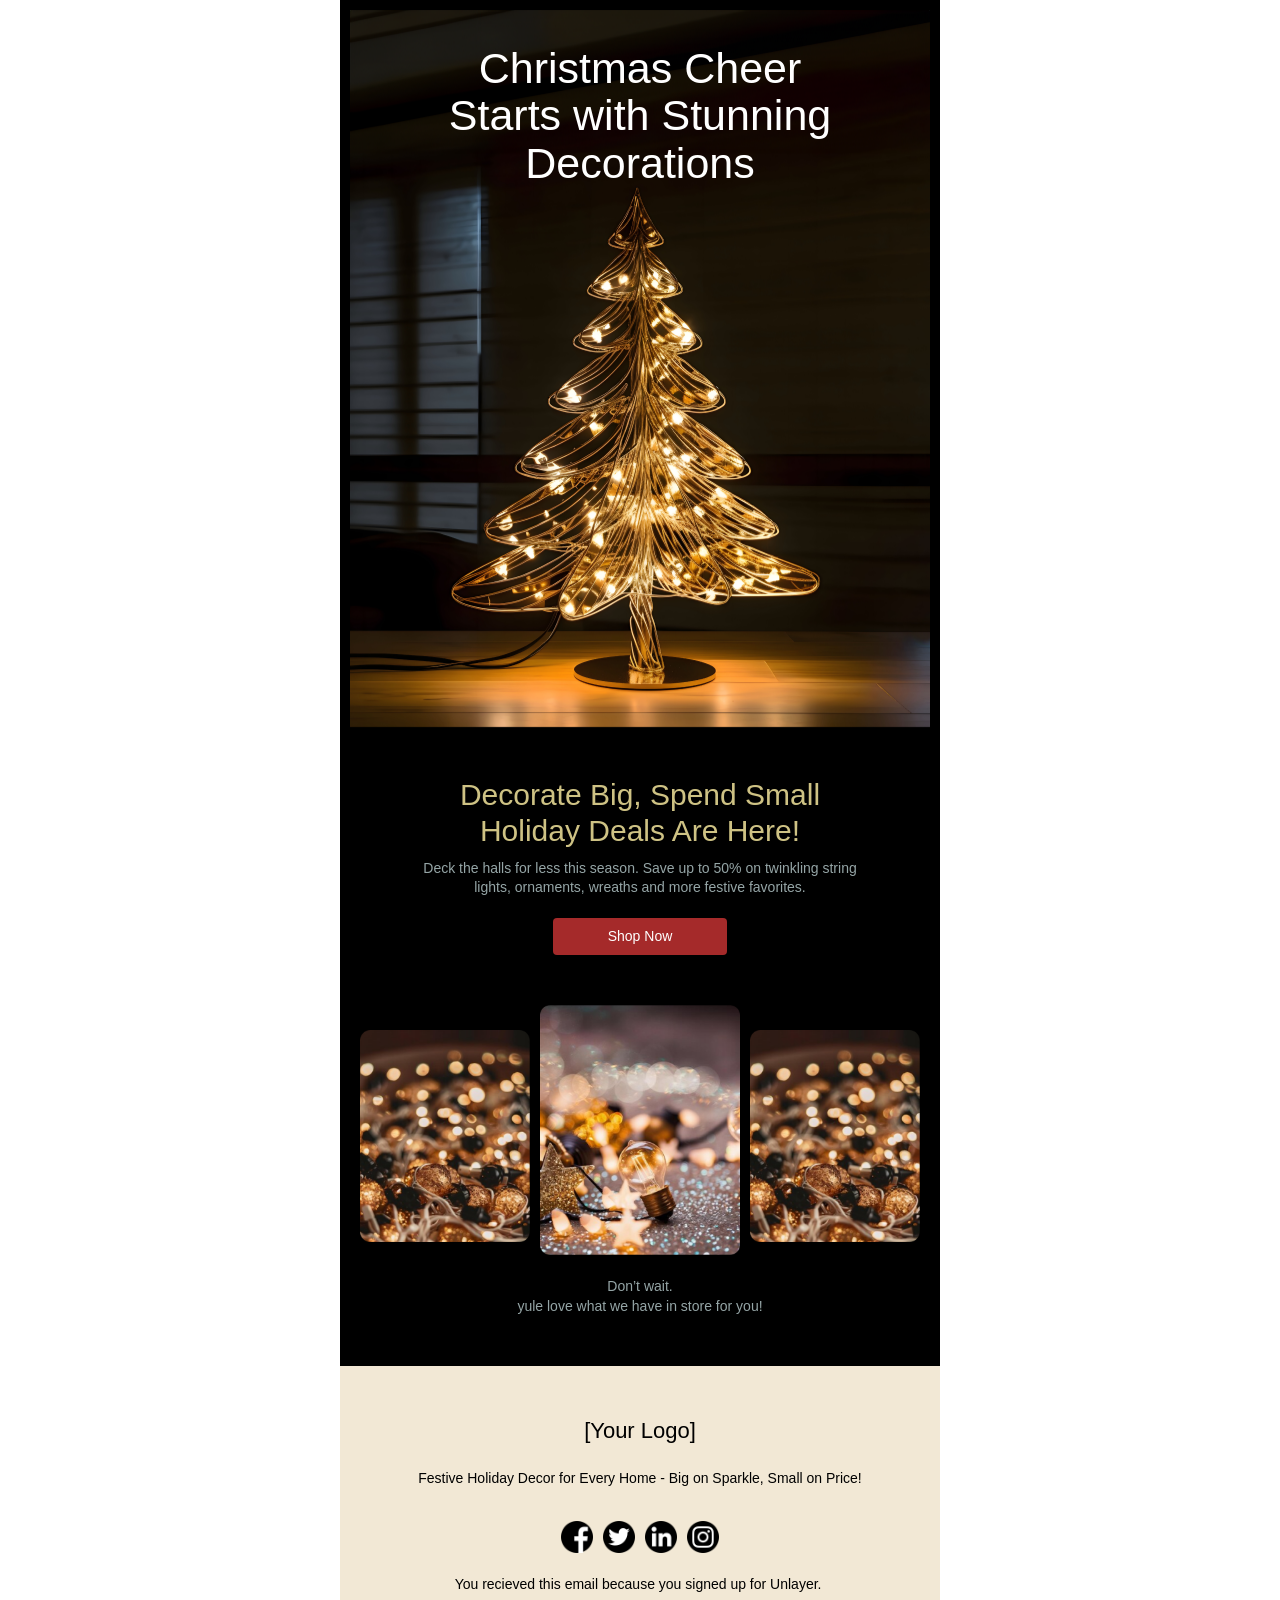
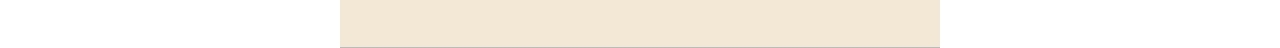
<file: email-templates/1784713082319-rRLiiH4jUR4LWb4J/index.html>
<!DOCTYPE HTML PUBLIC "-//W3C//DTD XHTML 1.0 Transitional //EN" "http://www.w3.org/TR/xhtml1/DTD/xhtml1-transitional.dtd">
<html xmlns="http://www.w3.org/1999/xhtml" xmlns:v="urn:schemas-microsoft-com:vml" xmlns:o="urn:schemas-microsoft-com:office:office">
<head>
<!--[if gte mso 9]>
<xml>
  <o:OfficeDocumentSettings>
    <o:AllowPNG/>
    <o:PixelsPerInch>96</o:PixelsPerInch>
  </o:OfficeDocumentSettings>
</xml>
<![endif]-->
  <meta http-equiv="Content-Type" content="text/html; charset=UTF-8">
  <meta name="viewport" content="width=device-width, initial-scale=1.0">
  <meta name="x-apple-disable-message-reformatting">
  <!--[if !mso]><!--><meta http-equiv="X-UA-Compatible" content="IE=edge"><!--<![endif]-->
  
  
    <style type="text/css">
      
      @media only screen and (min-width: 620px) {
        .u-row {
          width: 600px !important;
        }

        .u-row .u-col {
          vertical-align: top;
        }

        
            .u-row .u-col-33p33 {
              width: 199.98px !important;
            }
          

            .u-row .u-col-100 {
              width: 600px !important;
            }
          
      }

      @media only screen and (max-width: 620px) {
        .u-row-container {
          max-width: 100% !important;
          padding-left: 0px !important;
          padding-right: 0px !important;
        }

        .u-row {
          width: 100% !important;
        }

        .u-row .u-col {
          display: block !important;
          width: 100% !important;
          min-width: 320px !important;
          max-width: 100% !important;
        }

        .u-row .u-col > div {
          margin: 0 auto;
        }

        .no-stack .u-col {
          min-width: 0 !important;
          display: table-cell !important;
        }

        
            .no-stack .u-col-33p33 {
              width: 33.33% !important;
            }
          

}
    
body{margin:0;padding:0}table,td,tr{border-collapse:collapse;vertical-align:top}.ie-container table,.mso-container table{table-layout:fixed}*{line-height:inherit}a[x-apple-data-detectors=true]{color:inherit!important;text-decoration:none!important}


table, td { color: #000000; } @media (max-width: 480px) { #u_content_heading_1 .v-container-padding-padding { padding: 50px 10px 570px !important; } #u_content_heading_1 .v-font-size { font-size: 33px !important; } #u_content_heading_1 .v-line-height { line-height: 110% !important; } #u_content_heading_2 .v-container-padding-padding { padding: 40px 10px 10px !important; } #u_content_heading_2 .v-font-size { font-size: 24px !important; } #u_content_heading_2 .v-line-height { line-height: 120% !important; } #u_content_text_2 .v-container-padding-padding { padding: 0px 10px 10px !important; } #u_content_button_1 .v-size-width { width: 65% !important; } #u_content_button_1 .v-container-padding-padding { padding: 10px 10px 30px !important; } #u_content_image_7 .v-container-padding-padding { padding: 25px 10px 25px 20px !important; } #u_content_text_1 .v-container-padding-padding { padding: 10px 10px 40px !important; } #u_content_heading_3 .v-container-padding-padding { padding: 40px 10px 10px !important; } #u_content_heading_3 .v-text-align { text-align: center !important; } #u_content_text_3 .v-container-padding-padding { padding: 10px 10px 20px !important; } #u_content_social_1 .v-container-padding-padding { padding: 10px !important; } #u_content_text_4 .v-container-padding-padding { padding: 20px 10px 30px !important; } }
    </style>
  
  

</head>

<body class="clean-body u_body" style="margin: 0;padding: 0;-webkit-text-size-adjust: 100%;background-color: #ffffff;color: #000000">
  <!--[if IE]><div class="ie-container"><![endif]-->
  <!--[if mso]><div class="mso-container"><![endif]-->
  <table role="presentation" id="u_body" style="border-collapse: collapse;table-layout: fixed;border-spacing: 0;mso-table-lspace: 0pt;mso-table-rspace: 0pt;vertical-align: top;min-width: 320px;Margin: 0 auto;background-color: #ffffff;width:100%" cellpadding="0" cellspacing="0">
  <tbody>
  <tr style="vertical-align: top">
    <td style="word-break: break-word;border-collapse: collapse !important;vertical-align: top">
    <!--[if (mso)|(IE)]><table role="presentation" width="100%" cellpadding="0" cellspacing="0" border="0"><tr><td align="center" style="background-color: #ffffff;" bgcolor="#ffffff"><table role="presentation" cellpadding="0" cellspacing="0" border="0" width="600" align="center" style="border-collapse: collapse;"><tr><td style="padding:0;"><![endif]-->
    


<!--[if gte mso 9]>
<table role="presentation" cellpadding="0" cellspacing="0" border="0" width="600">
  <tr>
    <td background="https://cdn.templates.unlayer.com/assets/1732221237574-bg.png" valign="top">
      <v:rect xmlns:v="urn:schemas-microsoft-com:vml" fill="true" stroke="false" style="width:600px;">
        <v:fill type="frame" src="https://cdn.templates.unlayer.com/assets/1732221237574-bg.png" />
        <v:textbox style="mso-fit-shape-to-text:true" inset="0,0,0,0">
<![endif]-->

<div class="u-row-container" style="padding: 0px;background-image: url('images/image-7.png');background-repeat: no-repeat;background-position: center top;background-color: transparent;">
  <div class="u-row" style="margin: 0 auto;min-width: 320px;max-width: 600px;overflow-wrap: break-word;word-wrap: break-word;word-break: break-word;background-color: transparent;">
    <div style="border-collapse: collapse;display: table;width: 100%;height: 100%;background-color: transparent;">
      <!--[if (mso)|(IE)]><table role="presentation" width="100%" cellpadding="0" cellspacing="0" border="0"><tr><td style="padding: 0px;background-image: url('images/image-7.png');background-repeat: no-repeat;background-position: center top;background-color: transparent;"><table role="presentation" cellpadding="0" cellspacing="0" border="0" width="100%"><tr style="background-color: transparent;"><![endif]-->
      
<!--[if (mso)|(IE)]><td align="center" width="600" style="width: 600px;border-top: 0px solid transparent;border-left: 0px solid transparent;border-right: 0px solid transparent;border-bottom: 0px solid transparent;" valign="top"><table role="presentation" width="100%" cellpadding="0" cellspacing="0" border="0"><tr><td style="padding: 0px;"><![endif]-->
<div class="u-col u-col-100" style="max-width: 320px;min-width: 600px;display: table-cell;vertical-align: top;">
  <div style="height: 100%;width: 100% !important;">
  <!--[if (!mso)&(!IE)]><!--><div style="box-sizing: border-box; height: 100%; padding: 0px;border-top: 0px solid transparent;border-left: 0px solid transparent;border-right: 0px solid transparent;border-bottom: 0px solid transparent;"><!--<![endif]-->
  
<table id="u_content_heading_1" style="font-family:arial,helvetica,sans-serif;" role="presentation" cellpadding="0" cellspacing="0" width="100%" border="0">
  <tbody>
    <tr>
      <td class="v-container-padding-padding" style="overflow-wrap:break-word;word-break:break-word;padding:45px 80px 550px;font-family:arial,helvetica,sans-serif;" align="left">
        
  <!--[if mso]><table role="presentation" width="100%"><tr><td><![endif]-->
    <h1 class="v-text-align v-line-height v-font-size" style="margin: 0px; color: #ffffff; line-height: 110%; text-align: center; word-wrap: break-word; font-size: 43px; font-weight: 400;"><span style="line-height: 35.2px;">Christmas Cheer Starts with Stunning Decorations</span></h1>
  <!--[if mso]></td></tr></table><![endif]-->

      </td>
    </tr>
  </tbody>
</table>

<table id="u_content_heading_2" style="font-family:arial,helvetica,sans-serif;" role="presentation" cellpadding="0" cellspacing="0" width="100%" border="0">
  <tbody>
    <tr>
      <td class="v-container-padding-padding" style="overflow-wrap:break-word;word-break:break-word;padding:40px 80px 10px;font-family:arial,helvetica,sans-serif;" align="left">
        
  <!--[if mso]><table role="presentation" width="100%"><tr><td><![endif]-->
    <h1 class="v-text-align v-line-height v-font-size" style="margin: 0px; color: #cec284; line-height: 120%; text-align: center; word-wrap: break-word; font-size: 30px; font-weight: 400;"><span style="line-height: 28.8px;">Decorate Big, Spend Small Holiday Deals Are Here!</span></h1>
  <!--[if mso]></td></tr></table><![endif]-->

      </td>
    </tr>
  </tbody>
</table>

<table id="u_content_text_2" style="font-family:arial,helvetica,sans-serif;" role="presentation" cellpadding="0" cellspacing="0" width="100%" border="0">
  <tbody>
    <tr>
      <td class="v-container-padding-padding" style="overflow-wrap:break-word;word-break:break-word;padding:0px 70px 10px;font-family:arial,helvetica,sans-serif;" align="left">
        
  <div class="v-text-align v-line-height v-font-size" style="font-size: 14px; color: #95a5a6; line-height: 140%; text-align: center; word-wrap: break-word;">
    <p style="line-height: 140%; margin: 0px;">Deck the halls for less this season. Save up to 50% on twinkling string lights, ornaments, wreaths and more festive favorites.</p>
  </div>

      </td>
    </tr>
  </tbody>
</table>

<table id="u_content_button_1" style="font-family:arial,helvetica,sans-serif;" role="presentation" cellpadding="0" cellspacing="0" width="100%" border="0">
  <tbody>
    <tr>
      <td class="v-container-padding-padding" style="overflow-wrap:break-word;word-break:break-word;padding:10px 10px 50px;font-family:arial,helvetica,sans-serif;" align="left">
        
  <!--[if mso]><style>.v-button {background: transparent !important;}</style><![endif]-->
<div class="v-text-align" align="center">
  <!--[if mso]><table role="presentation" border="0" cellspacing="0" cellpadding="0"><tr><td align="center" bgcolor="#a52a2a" style="padding:10px 20px;" valign="top"><![endif]-->
    <a href="https://unlayer.com" target="_blank" class="v-button v-size-width v-font-size" style="box-sizing: border-box; display: inline-block; text-decoration: none; text-size-adjust: none; text-align: center; color: rgb(255, 255, 255); background: rgb(165, 42, 42); border-radius: 4px; width: 30%; max-width: 100%; word-break: break-word; overflow-wrap: break-word; font-size: 14px; line-height: inherit;"><span class="v-line-height" style="display:block;padding:10px 20px;line-height:120%;"><span style="font-size: 14px; line-height: 16.8px;">Shop Now</span></span>
    </a>
    <!--[if mso]></td></tr></table><![endif]-->
</div>

      </td>
    </tr>
  </tbody>
</table>

  <!--[if (!mso)&(!IE)]><!--></div><!--<![endif]-->
  </div>
</div>
<!--[if (mso)|(IE)]></td></tr></table></td><![endif]-->
      <!--[if (mso)|(IE)]></tr></table></td></tr></table><![endif]-->
    </div>
  </div>
</div>

<!--[if gte mso 9]>
        </v:textbox>
      </v:rect>
    </td>
  </tr>
</table>
<![endif]-->





<div class="u-row-container" style="padding: 0px;background-color: transparent;">
  <div class="u-row no-stack" style="margin: 0 auto;min-width: 320px;max-width: 600px;overflow-wrap: break-word;word-wrap: break-word;word-break: break-word;background-color: transparent;">
    <div style="border-collapse: collapse;display: table;width: 100%;height: 100%;background-color: transparent;">
      <!--[if (mso)|(IE)]><table role="presentation" width="100%" cellpadding="0" cellspacing="0" border="0"><tr><td style="padding: 0px;background-color: transparent;"><table role="presentation" cellpadding="0" cellspacing="0" border="0" width="100%"><tr style="background-color: transparent;"><![endif]-->
      
<!--[if (mso)|(IE)]><td align="center" width="200" style="background-color: #000000;width: 200px;border-top: 0px solid transparent;border-left: 0px solid transparent;border-right: 0px solid transparent;border-bottom: 0px solid transparent;border-radius: 0px;-webkit-border-radius: 0px; -moz-border-radius: 0px;" valign="top"><table role="presentation" width="100%" cellpadding="0" cellspacing="0" border="0"><tr><td style="padding: 0px;"><![endif]-->
<div class="u-col u-col-33p33" style="max-width: 320px;min-width: 200px;display: table-cell;vertical-align: top;">
  <div style="background-color: #000000;height: 100%;width: 100% !important;border-radius: 0px;-webkit-border-radius: 0px; -moz-border-radius: 0px;">
  <!--[if (!mso)&(!IE)]><!--><div style="box-sizing: border-box; height: 100%; padding: 0px;border-top: 0px solid transparent;border-left: 0px solid transparent;border-right: 0px solid transparent;border-bottom: 0px solid transparent;border-radius: 0px;-webkit-border-radius: 0px; -moz-border-radius: 0px;"><!--<![endif]-->
  
<table id="u_content_image_7" style="font-family:arial,helvetica,sans-serif;" role="presentation" cellpadding="0" cellspacing="0" width="100%" border="0">
  <tbody>
    <tr>
      <td class="v-container-padding-padding" style="overflow-wrap:break-word;word-break:break-word;padding:25px 10px 25px 20px;font-family:arial,helvetica,sans-serif;" align="left">
        
<table role="presentation" width="100%" cellpadding="0" cellspacing="0" border="0">
  <tr>
    <td class="v-text-align" style="padding-right: 0px;padding-left: 0px;" align="center">
      
      <!--[if mso]><img align="center" border="0" src="https://cdn.templates.unlayer.com/assets/1732221630934-2.png?w=340px" alt="Glowing string lights, blurred background." title="Glowing string lights, blurred background." style="outline: none;text-decoration: none;-ms-interpolation-mode: bicubic;clear: both;display: inline-block !important;border: none;float: none;" width="170" height="212"/><![endif]--><!--[if !mso]><!--><img align="center" border="0" src="images/image-1.png" alt="Glowing string lights, blurred background." title="Glowing string lights, blurred background." style="outline: none;text-decoration: none;-ms-interpolation-mode: bicubic;clear: both;display: inline-block !important;border: none;height: auto;float: none;width: 100%;max-width: 170px;" width="170"/><!--<![endif]-->
      
    </td>
  </tr>
</table>

      </td>
    </tr>
  </tbody>
</table>

  <!--[if (!mso)&(!IE)]><!--></div><!--<![endif]-->
  </div>
</div>
<!--[if (mso)|(IE)]></td></tr></table></td><![endif]-->
<!--[if (mso)|(IE)]><td align="center" width="200" style="background-color: #000000;width: 200px;border-top: 0px solid transparent;border-left: 0px solid transparent;border-right: 0px solid transparent;border-bottom: 0px solid transparent;border-radius: 0px;-webkit-border-radius: 0px; -moz-border-radius: 0px;" valign="top"><table role="presentation" width="100%" cellpadding="0" cellspacing="0" border="0"><tr><td style="padding: 0px;"><![endif]-->
<div class="u-col u-col-33p33" style="max-width: 320px;min-width: 200px;display: table-cell;vertical-align: top;">
  <div style="background-color: #000000;height: 100%;width: 100% !important;border-radius: 0px;-webkit-border-radius: 0px; -moz-border-radius: 0px;">
  <!--[if (!mso)&(!IE)]><!--><div style="box-sizing: border-box; height: 100%; padding: 0px;border-top: 0px solid transparent;border-left: 0px solid transparent;border-right: 0px solid transparent;border-bottom: 0px solid transparent;border-radius: 0px;-webkit-border-radius: 0px; -moz-border-radius: 0px;"><!--<![endif]-->
  
<table style="font-family:arial,helvetica,sans-serif;" role="presentation" cellpadding="0" cellspacing="0" width="100%" border="0">
  <tbody>
    <tr>
      <td class="v-container-padding-padding" style="overflow-wrap:break-word;word-break:break-word;padding:0px;font-family:arial,helvetica,sans-serif;" align="left">
        
<table role="presentation" width="100%" cellpadding="0" cellspacing="0" border="0">
  <tr>
    <td class="v-text-align" style="padding-right: 0px;padding-left: 0px;" align="center">
      
      <!--[if mso]><img align="center" border="0" src="https://cdn.templates.unlayer.com/assets/1732221604348-Mask%20group.png?w=400px" alt="image" title="image" style="outline: none;text-decoration: none;-ms-interpolation-mode: bicubic;clear: both;display: inline-block !important;border: none;float: none;" width="200" height="251"/><![endif]--><!--[if !mso]><!--><img align="center" border="0" src="images/image-2.png" alt="image" title="image" style="outline: none;text-decoration: none;-ms-interpolation-mode: bicubic;clear: both;display: inline-block !important;border: none;height: auto;float: none;width: 100%;max-width: 200px;" width="200"/><!--<![endif]-->
      
    </td>
  </tr>
</table>

      </td>
    </tr>
  </tbody>
</table>

  <!--[if (!mso)&(!IE)]><!--></div><!--<![endif]-->
  </div>
</div>
<!--[if (mso)|(IE)]></td></tr></table></td><![endif]-->
<!--[if (mso)|(IE)]><td align="center" width="200" style="background-color: #000000;width: 200px;border-top: 0px solid transparent;border-left: 0px solid transparent;border-right: 0px solid transparent;border-bottom: 0px solid transparent;border-radius: 0px;-webkit-border-radius: 0px; -moz-border-radius: 0px;" valign="top"><table role="presentation" width="100%" cellpadding="0" cellspacing="0" border="0"><tr><td style="padding: 0px;"><![endif]-->
<div class="u-col u-col-33p33" style="max-width: 320px;min-width: 200px;display: table-cell;vertical-align: top;">
  <div style="background-color: #000000;height: 100%;width: 100% !important;border-radius: 0px;-webkit-border-radius: 0px; -moz-border-radius: 0px;">
  <!--[if (!mso)&(!IE)]><!--><div style="box-sizing: border-box; height: 100%; padding: 0px;border-top: 0px solid transparent;border-left: 0px solid transparent;border-right: 0px solid transparent;border-bottom: 0px solid transparent;border-radius: 0px;-webkit-border-radius: 0px; -moz-border-radius: 0px;"><!--<![endif]-->
  
<table style="font-family:arial,helvetica,sans-serif;" role="presentation" cellpadding="0" cellspacing="0" width="100%" border="0">
  <tbody>
    <tr>
      <td class="v-container-padding-padding" style="overflow-wrap:break-word;word-break:break-word;padding:25px 20px 25px 10px;font-family:arial,helvetica,sans-serif;" align="left">
        
<table role="presentation" width="100%" cellpadding="0" cellspacing="0" border="0">
  <tr>
    <td class="v-text-align" style="padding-right: 0px;padding-left: 0px;" align="center">
      
      <!--[if mso]><img align="center" border="0" src="https://cdn.templates.unlayer.com/assets/1732221630934-2.png?w=340px" alt="Glowing string lights, warm ambiance." title="Glowing string lights, warm ambiance." style="outline: none;text-decoration: none;-ms-interpolation-mode: bicubic;clear: both;display: inline-block !important;border: none;float: none;" width="170" height="212"/><![endif]--><!--[if !mso]><!--><img align="center" border="0" src="images/image-1.png" alt="Glowing string lights, warm ambiance." title="Glowing string lights, warm ambiance." style="outline: none;text-decoration: none;-ms-interpolation-mode: bicubic;clear: both;display: inline-block !important;border: none;height: auto;float: none;width: 100%;max-width: 170px;" width="170"/><!--<![endif]-->
      
    </td>
  </tr>
</table>

      </td>
    </tr>
  </tbody>
</table>

  <!--[if (!mso)&(!IE)]><!--></div><!--<![endif]-->
  </div>
</div>
<!--[if (mso)|(IE)]></td></tr></table></td><![endif]-->
      <!--[if (mso)|(IE)]></tr></table></td></tr></table><![endif]-->
    </div>
  </div>
</div>





<div class="u-row-container" style="padding: 0px;background-color: transparent;">
  <div class="u-row" style="margin: 0 auto;min-width: 320px;max-width: 600px;overflow-wrap: break-word;word-wrap: break-word;word-break: break-word;background-color: transparent;">
    <div style="border-collapse: collapse;display: table;width: 100%;height: 100%;background-color: transparent;">
      <!--[if (mso)|(IE)]><table role="presentation" width="100%" cellpadding="0" cellspacing="0" border="0"><tr><td style="padding: 0px;background-color: transparent;"><table role="presentation" cellpadding="0" cellspacing="0" border="0" width="100%"><tr style="background-color: transparent;"><![endif]-->
      
<!--[if (mso)|(IE)]><td align="center" width="600" style="background-color: #000000;width: 600px;border-top: 0px solid transparent;border-left: 0px solid transparent;border-right: 0px solid transparent;border-bottom: 0px solid transparent;border-radius: 0px;-webkit-border-radius: 0px; -moz-border-radius: 0px;" valign="top"><table role="presentation" width="100%" cellpadding="0" cellspacing="0" border="0"><tr><td style="padding: 0px;"><![endif]-->
<div class="u-col u-col-100" style="max-width: 320px;min-width: 600px;display: table-cell;vertical-align: top;">
  <div style="background-color: #000000;height: 100%;width: 100% !important;border-radius: 0px;-webkit-border-radius: 0px; -moz-border-radius: 0px;">
  <!--[if (!mso)&(!IE)]><!--><div style="box-sizing: border-box; height: 100%; padding: 0px;border-top: 0px solid transparent;border-left: 0px solid transparent;border-right: 0px solid transparent;border-bottom: 0px solid transparent;border-radius: 0px;-webkit-border-radius: 0px; -moz-border-radius: 0px;"><!--<![endif]-->
  
<table id="u_content_text_1" style="font-family:arial,helvetica,sans-serif;" role="presentation" cellpadding="0" cellspacing="0" width="100%" border="0">
  <tbody>
    <tr>
      <td class="v-container-padding-padding" style="overflow-wrap:break-word;word-break:break-word;padding:10px 70px 50px;font-family:arial,helvetica,sans-serif;" align="left">
        
  <div class="v-text-align v-line-height v-font-size" style="font-size: 14px; color: #95a5a6; line-height: 140%; text-align: center; word-wrap: break-word;">
    <p style="line-height: 140%; margin: 0px;">Don’t wait.<br />yule love what we have in store for you!</p>
  </div>

      </td>
    </tr>
  </tbody>
</table>

  <!--[if (!mso)&(!IE)]><!--></div><!--<![endif]-->
  </div>
</div>
<!--[if (mso)|(IE)]></td></tr></table></td><![endif]-->
      <!--[if (mso)|(IE)]></tr></table></td></tr></table><![endif]-->
    </div>
  </div>
</div>





<div class="u-row-container" style="padding: 0px;background-color: transparent;">
  <div class="u-row" style="margin: 0 auto;min-width: 320px;max-width: 600px;overflow-wrap: break-word;word-wrap: break-word;word-break: break-word;background-color: transparent;">
    <div style="border-collapse: collapse;display: table;width: 100%;height: 100%;background-color: transparent;">
      <!--[if (mso)|(IE)]><table role="presentation" width="100%" cellpadding="0" cellspacing="0" border="0"><tr><td style="padding: 0px;background-color: transparent;"><table role="presentation" cellpadding="0" cellspacing="0" border="0" width="100%"><tr style="background-color: transparent;"><![endif]-->
      
<!--[if (mso)|(IE)]><td align="center" width="600" style="background-color: #f2e8d5;width: 600px;border-top: 0px solid transparent;border-left: 0px solid transparent;border-right: 0px solid transparent;border-bottom: 0px solid transparent;border-radius: 0px;-webkit-border-radius: 0px; -moz-border-radius: 0px;" valign="top"><table role="presentation" width="100%" cellpadding="0" cellspacing="0" border="0"><tr><td style="padding: 0px;"><![endif]-->
<div class="u-col u-col-100" style="max-width: 320px;min-width: 600px;display: table-cell;vertical-align: top;">
  <div style="background-color: #f2e8d5;height: 100%;width: 100% !important;border-radius: 0px;-webkit-border-radius: 0px; -moz-border-radius: 0px;">
  <!--[if (!mso)&(!IE)]><!--><div style="box-sizing: border-box; height: 100%; padding: 0px;border-top: 0px solid transparent;border-left: 0px solid transparent;border-right: 0px solid transparent;border-bottom: 0px solid transparent;border-radius: 0px;-webkit-border-radius: 0px; -moz-border-radius: 0px;"><!--<![endif]-->
  
<table id="u_content_heading_3" style="font-family:arial,helvetica,sans-serif;" role="presentation" cellpadding="0" cellspacing="0" width="100%" border="0">
  <tbody>
    <tr>
      <td class="v-container-padding-padding" style="overflow-wrap:break-word;word-break:break-word;padding:50px 0px 20px;font-family:arial,helvetica,sans-serif;" align="left">
        
  <!--[if mso]><table role="presentation" width="100%"><tr><td><![endif]-->
    <h1 class="v-text-align v-line-height v-font-size" style="margin: 0px; line-height: 140%; text-align: center; word-wrap: break-word; font-size: 22px; font-weight: 400;"><span>[Your Logo]</span></h1>
  <!--[if mso]></td></tr></table><![endif]-->

      </td>
    </tr>
  </tbody>
</table>

<table id="u_content_text_3" style="font-family:arial,helvetica,sans-serif;" role="presentation" cellpadding="0" cellspacing="0" width="100%" border="0">
  <tbody>
    <tr>
      <td class="v-container-padding-padding" style="overflow-wrap:break-word;word-break:break-word;padding:0px 70px 20px;font-family:arial,helvetica,sans-serif;" align="left">
        
  <div class="v-text-align v-line-height v-font-size" style="font-size: 14px; line-height: 170%; text-align: center; word-wrap: break-word;">
    <p style="font-size: 14px; line-height: 170%; margin: 0px;">Festive Holiday Decor for Every Home - Big on Sparkle, Small on Price!</p>
  </div>

      </td>
    </tr>
  </tbody>
</table>

<table id="u_content_social_1" style="font-family:arial,helvetica,sans-serif;" role="presentation" cellpadding="0" cellspacing="0" width="100%" border="0">
  <tbody>
    <tr>
      <td class="v-container-padding-padding" style="overflow-wrap:break-word;word-break:break-word;padding:10px;font-family:arial,helvetica,sans-serif;" align="left">
        
<div align="center" style="direction: ltr;" aria-label="social">
  <div style="display: table; max-width:158px;">
  <!--[if (mso)|(IE)]><table role="presentation" width="158" cellpadding="0" cellspacing="0" border="0"><tr><td style="border-collapse:collapse;" align="center"><table role="presentation" width="100%" cellpadding="0" cellspacing="0" border="0" style="border-collapse:collapse; mso-table-lspace: 0pt;mso-table-rspace: 0pt; width:158px;"><tr><![endif]-->
  
    
    <!--[if (mso)|(IE)]><td width="32" style="width:32px; padding-right: 10px;" valign="top"><![endif]-->
    <table role="presentation" aria-label="Facebook icon" border="0" cellspacing="0" cellpadding="0" width="32" height="32" style="width: 32px !important;height: 32px !important;display: inline-block;border-collapse: collapse;table-layout: fixed;border-spacing: 0;mso-table-lspace: 0pt;mso-table-rspace: 0pt;vertical-align: top;margin-right: 10px">
      <tbody><tr style="vertical-align: top"><td valign="middle" style="word-break: break-word;border-collapse: collapse !important;vertical-align: top">
        <a href="https://www.facebook.com/unlayer" title="Facebook" target="_blank" style="color: rgb(0, 0, 238); text-decoration: underline; line-height: inherit;"><img src="images/image-3.png" alt="Facebook icon" title="Facebook" width="32" style="outline: none;text-decoration: none;-ms-interpolation-mode: bicubic;clear: both;display: block !important;border: none;height: auto;float: none;max-width: 32px !important">
        </a>
      </td></tr>
    </tbody></table>
    <!--[if (mso)|(IE)]></td><![endif]-->
    
    <!--[if (mso)|(IE)]><td width="32" style="width:32px; padding-right: 10px;" valign="top"><![endif]-->
    <table role="presentation" aria-label="Twitter icon" border="0" cellspacing="0" cellpadding="0" width="32" height="32" style="width: 32px !important;height: 32px !important;display: inline-block;border-collapse: collapse;table-layout: fixed;border-spacing: 0;mso-table-lspace: 0pt;mso-table-rspace: 0pt;vertical-align: top;margin-right: 10px">
      <tbody><tr style="vertical-align: top"><td valign="middle" style="word-break: break-word;border-collapse: collapse !important;vertical-align: top">
        <a href="https://twitter.com/unlayerapp" title="Twitter" target="_blank" style="color: rgb(0, 0, 238); text-decoration: underline; line-height: inherit;"><img src="images/image-4.png" alt="Twitter icon" title="Twitter" width="32" style="outline: none;text-decoration: none;-ms-interpolation-mode: bicubic;clear: both;display: block !important;border: none;height: auto;float: none;max-width: 32px !important">
        </a>
      </td></tr>
    </tbody></table>
    <!--[if (mso)|(IE)]></td><![endif]-->
    
    <!--[if (mso)|(IE)]><td width="32" style="width:32px; padding-right: 10px;" valign="top"><![endif]-->
    <table role="presentation" aria-label="LinkedIn icon" border="0" cellspacing="0" cellpadding="0" width="32" height="32" style="width: 32px !important;height: 32px !important;display: inline-block;border-collapse: collapse;table-layout: fixed;border-spacing: 0;mso-table-lspace: 0pt;mso-table-rspace: 0pt;vertical-align: top;margin-right: 10px">
      <tbody><tr style="vertical-align: top"><td valign="middle" style="word-break: break-word;border-collapse: collapse !important;vertical-align: top">
        <a href="https://www.linkedin.com/company/unlayer/mycompany/" title="LinkedIn" target="_blank" style="color: rgb(0, 0, 238); text-decoration: underline; line-height: inherit;"><img src="images/image-5.png" alt="LinkedIn icon" title="LinkedIn" width="32" style="outline: none;text-decoration: none;-ms-interpolation-mode: bicubic;clear: both;display: block !important;border: none;height: auto;float: none;max-width: 32px !important">
        </a>
      </td></tr>
    </tbody></table>
    <!--[if (mso)|(IE)]></td><![endif]-->
    
    <!--[if (mso)|(IE)]><td width="32" style="width:32px; padding-right: 0px;" valign="top"><![endif]-->
    <table role="presentation" aria-label="Instagram icon" border="0" cellspacing="0" cellpadding="0" width="32" height="32" style="width: 32px !important;height: 32px !important;display: inline-block;border-collapse: collapse;table-layout: fixed;border-spacing: 0;mso-table-lspace: 0pt;mso-table-rspace: 0pt;vertical-align: top;margin-right: 0px">
      <tbody><tr style="vertical-align: top"><td valign="middle" style="word-break: break-word;border-collapse: collapse !important;vertical-align: top">
        <a href="https://www.instagram.com/unlayer_official/" title="Instagram" target="_blank" style="color: rgb(0, 0, 238); text-decoration: underline; line-height: inherit;"><img src="images/image-6.png" alt="Instagram icon" title="Instagram" width="32" style="outline: none;text-decoration: none;-ms-interpolation-mode: bicubic;clear: both;display: block !important;border: none;height: auto;float: none;max-width: 32px !important">
        </a>
      </td></tr>
    </tbody></table>
    <!--[if (mso)|(IE)]></td><![endif]-->
    
    
    <!--[if (mso)|(IE)]></tr></table></td></tr></table><![endif]-->
  </div>
</div>

      </td>
    </tr>
  </tbody>
</table>

<table id="u_content_text_4" style="font-family:arial,helvetica,sans-serif;" role="presentation" cellpadding="0" cellspacing="0" width="100%" border="0">
  <tbody>
    <tr>
      <td class="v-container-padding-padding" style="overflow-wrap:break-word;word-break:break-word;padding:10px 70px 50px;font-family:arial,helvetica,sans-serif;" align="left">
        
  <div class="v-text-align v-line-height v-font-size" style="font-size: 14px; line-height: 170%; text-align: center; word-wrap: break-word;">
    <p style="line-height: 170%; margin: 0px;">You recieved this email because you signed up for Unlayer. </p>
  </div>

      </td>
    </tr>
  </tbody>
</table>

<table style="font-family:arial,helvetica,sans-serif;" role="presentation" cellpadding="0" cellspacing="0" width="100%" border="0">
  <tbody>
    <tr>
      <td class="v-container-padding-padding" style="overflow-wrap:break-word;word-break:break-word;padding:0px;font-family:arial,helvetica,sans-serif;" align="left">
        
  <table role="presentation" aria-label="divider" align="center" border="0" cellpadding="0" cellspacing="0" width="100%" style="border-collapse: collapse;table-layout: fixed;border-spacing: 0;mso-table-lspace: 0pt;mso-table-rspace: 0pt;vertical-align: top;-ms-text-size-adjust: 100%;-webkit-text-size-adjust: 100%">
    <tbody>
      <tr style="vertical-align: top">
        <td style="word-break: break-word;border-collapse: collapse !important;vertical-align: top;border-top: 1px solid #BBBBBB;font-size: 0px;line-height: 0px;mso-line-height-rule: exactly;-ms-text-size-adjust: 100%;-webkit-text-size-adjust: 100%">
          <!--[if gte mso 15]>&nbsp;<![endif]-->
        </td>
      </tr>
    </tbody>
  </table>

      </td>
    </tr>
  </tbody>
</table>

  <!--[if (!mso)&(!IE)]><!--></div><!--<![endif]-->
  </div>
</div>
<!--[if (mso)|(IE)]></td></tr></table></td><![endif]-->
      <!--[if (mso)|(IE)]></tr></table></td></tr></table><![endif]-->
    </div>
  </div>
</div>



    <!--[if (mso)|(IE)]></td></tr></table></td></tr></table><![endif]-->
    </td>
  </tr>
  </tbody>
  </table>
  <!--[if mso]></div><![endif]-->
  <!--[if IE]></div><![endif]-->
</body>

</html>
</file>
<file: assets/index-DSyJnQOG.css>
.jc-canvas{--jc-ink: #17173A;--jc-muted: #6F6F8D;--jc-line: #C3CFE6;--jc-border: #E6EAF4;position:relative;display:flex;flex-direction:column;height:100%;min-height:0;width:100%;color:var(--jc-ink);font-family:Manrope,sans-serif;background:#fff;border:1px solid #EBEBF5;border-radius:8px;box-shadow:0 1px 3px #17173a0f;overflow:hidden}.jc-canvas *{box-sizing:border-box}.jc-tools{position:absolute;top:16px;right:16px;z-index:3;display:flex;align-items:center;gap:8px}.jc-tool-btn{width:34px;height:34px;display:grid;place-items:center;border:1px solid var(--jc-border);border-radius:9px;background:#fff;color:#4a4a63;cursor:pointer;box-shadow:0 1px 4px #17173a0f;transition:background-color .15s ease,color .15s ease,border-color .15s ease}.jc-tool-btn:hover{background:#f3f6ff}.jc-tool-btn.active{background:#eaf1ff;border-color:#c9d7f5;color:#2f68e5}.jc-tool-btn svg{width:16px;height:16px}.jc-zoom{display:flex;align-items:center;gap:4px;padding:3px;border:1px solid var(--jc-border);border-radius:9px;background:#fff;box-shadow:0 1px 4px #17173a0f}.jc-zoom-btn{width:28px;height:28px;display:grid;place-items:center;border:0;border-radius:7px;background:transparent;color:#2f68e5;cursor:pointer;transition:background-color .15s ease}.jc-zoom-btn:hover{background:#eef3ff}.jc-zoom-btn:disabled{color:#b7c0d6;cursor:default;background:transparent}.jc-zoom-btn svg{width:15px;height:15px}.jc-zoom-value{min-width:40px;text-align:center;font-size:12px;font-weight:700;color:var(--jc-ink);font-variant-numeric:tabular-nums}.jc-canvas-toolbar{position:absolute;left:50%;bottom:84px;transform:translate(-50%);z-index:4;display:flex;align-items:center;gap:4px;padding:6px;border:1px solid #C9D2E8;border-radius:14px;background:#fff;box-shadow:0 10px 28px #17173a29,0 2px 6px #17173a14}.jc-canvas-toolbar .dc-btn{height:36px}.jc-toolbar-btn{display:flex;align-items:center;gap:6px;height:36px;padding:0 14px;border:0;border-radius:9px;background:transparent;color:var(--jc-ink);font-family:Manrope,sans-serif;font-size:13.5px;font-weight:700;white-space:nowrap;cursor:pointer;transition:background-color .15s ease,color .15s ease}.jc-toolbar-btn svg{width:16px;height:16px;flex:0 0 auto}.jc-toolbar-btn:hover{background:#f3f6ff}.jc-toolbar-btn.active{background:#eaf1ff;color:#2f68e5}.jc-toolbar-btn.danger{color:#d92d20}.jc-toolbar-btn.danger:hover{background:#fdecea}.jc-toolbar-divider{width:1px;height:22px;background:var(--jc-border);margin:0 2px}.jc-bottom-bar{flex:0 0 auto;z-index:2;display:flex;align-items:center;gap:8px;padding:12px 16px;border-top:1px solid var(--jc-border);background:#fff}.jc-ai-pill{position:relative;display:inline-flex;align-items:center;height:32px;padding:0 14px;border-radius:999px;border:1px solid var(--jc-border);background:#fff;font-family:Manrope,sans-serif;font-size:12.5px;font-weight:600;color:var(--jc-ink);cursor:pointer;transition:border-color .15s ease,background-color .15s ease}.jc-ai-pill:hover{background:#faf8ff}.jc-ai-pill .snake-border{opacity:0;transition:opacity .15s ease}.jc-ai-pill:hover .snake-border{opacity:1}.jc-scroll{position:relative;flex:1 1 auto;min-height:0;overflow:auto;background-color:#fbfcff;background-image:radial-gradient(#DEE4F0 1.2px,transparent 1.2px);background-size:22px 22px;overscroll-behavior:contain}.jc-scroll.pan{cursor:grab}.jc-scroll.panning{cursor:grabbing}.jc-scroll.panning *{-webkit-user-select:none;-moz-user-select:none;user-select:none}.jc-sizer{position:relative;margin:0 auto}.jc-empty{position:relative;display:flex;align-items:center;justify-content:center;padding:24px;min-width:calc(100% + 640px);min-height:calc(100% + 640px)}.jc-start-node{display:grid;place-items:center;min-width:300px;min-height:96px;padding:24px 40px;font:inherit;font-size:15px;font-weight:700;color:var(--jc-muted);background:#ffffff8c;border:1.5px dashed var(--jc-line);border-radius:16px;cursor:pointer;transition:border-color .15s ease,color .15s ease,background-color .15s ease}.jc-start-node:hover{border-color:#2f68e5;color:#2f68e5;background:#f5f9ff}.jc-start-node:focus-visible{outline:2px solid #2F68E5;outline-offset:2px}.jc-pending{display:flex;flex-direction:column;align-items:center}.jc-pending-node{display:flex;align-items:center;gap:14px;min-width:300px;padding:18px 24px;background:#fff;border:1px solid var(--jc-border);border-radius:16px;box-shadow:0 2px 10px #17173a0d}.jc-pending-node.active{border:2px solid #2F68E5;padding:17px 23px}.jc-pending-node.clickable{cursor:pointer;transition:border-color .15s ease,box-shadow .15s ease}.jc-pending-node.clickable:hover{border-color:#b9c4dd;box-shadow:0 4px 14px #2f68e51a}.jc-pending-cta{display:flex;flex-direction:column;align-items:flex-start;gap:16px;min-width:300px;padding:20px 24px;background:#fff;border:1px solid var(--jc-border);border-radius:16px;box-shadow:0 2px 10px #17173a0d}.jc-pending-cta-header{display:flex;align-items:center;gap:12px}.jc-pending-cta-header strong{font-size:15px;font-weight:800;color:var(--jc-ink)}.jc-pending-waiting{max-width:360px}.jc-pending-waiting .jc-pending-cta-header strong{font-size:14.5px;line-height:20px}.jc-pending-waiting-sub{font-size:13px;color:var(--jc-muted)}.jc-choose-trigger-ring{display:inline-flex;border-radius:11px;padding:1.5px;background:linear-gradient(90deg,#2f68e5,#9449df,#2f68e5,#6ea8fe,#2f68e5);background-size:300% 100%;animation:jc-gradient-run 4s linear infinite}.jc-choose-trigger-ring .dc-btn{width:auto;border-radius:9.5px}@keyframes jc-gradient-run{to{background-position:300% 50%}}@media (prefers-reduced-motion: reduce){.jc-choose-trigger-ring{animation:none}}.jc-pending-icon{width:40px;height:40px;flex:0 0 auto;display:grid;place-items:center;border-radius:10px;background:#eaf1ff;color:#2f68e5}.jc-pending-icon svg{width:18px;height:18px}.jc-pending-text{display:flex;flex-direction:column}.jc-pending-text strong{font-size:15px;font-weight:800;color:var(--jc-ink)}.jc-pending-text span{margin-top:2px;font-size:13.5px;color:var(--jc-muted)}.jc-pending-line{width:1px;height:32px;background:var(--jc-line)}.jc-pending-end{font-size:12px;font-weight:700;color:var(--jc-muted);background:#eef0f6;border-radius:999px;padding:5px 16px;transition:background-color .15s ease,color .15s ease,box-shadow .15s ease}.jc-gap{position:relative;display:flex;flex-direction:column;align-items:center;height:40px;width:260px;transition:height .2s cubic-bezier(.22,1,.36,1)}.jc-gap-line{width:1px;flex:1 1 auto;background:var(--jc-line)}.jc-gap-add{position:absolute;top:50%;left:50%;transform:translate(-50%,-50%);width:22px;height:22px;display:grid;place-items:center;border-radius:999px;border:1.5px solid var(--jc-border);background:#fff;color:#2f68e5;box-shadow:0 1px 3px #17173a14;transition:border-color .15s ease,color .15s ease,background-color .15s ease,transform .15s ease}.jc-gap-add svg{width:12px;height:12px}.jc-gap:hover .jc-gap-add{border-color:#2f68e5;transform:translate(-50%,-50%) scale(1.15)}.jc-gap-add.armed{background:#2f68e5;border-color:#2f68e5;color:#fff;transform:translate(-50%,-50%) scale(1.15)}.jc-gap.drag-over{height:108px}.jc-gap.drag-over .jc-gap-line{background:#2f68e5;width:2px}.jc-gap.drag-over .jc-gap-add{background:#2f68e5;border-color:#2f68e5;color:#fff;transform:translate(-50%,-50%) scale(1.3)}.jc-gap-frame{position:absolute;left:50%;top:50%;transform:translate(-50%,-50%) scale(.94);width:260px;height:64px;border-radius:14px;border:1.5px dashed #B9C4DD;background:#2f68e50d;opacity:0;pointer-events:none;transition:opacity .18s ease,transform .18s ease}.jc-gap.drag-over .jc-gap-frame{opacity:1;transform:translate(-50%,-50%) scale(1)}.jc-gap.move-target .jc-gap-add{background:#fcebd2;border-color:#e8a23b;color:#b8791f;animation:jc-move-pulse 1.4s ease-in-out infinite}.jc-gap.move-target:hover .jc-gap-add{background:#e8a23b;border-color:#e8a23b;color:#fff}@keyframes jc-move-pulse{0%,to{box-shadow:0 0 #e8a23b59}50%{box-shadow:0 0 0 5px #e8a23b00}}.jc-gap.paste-target .jc-gap-add{background:#f1e9fc;border-color:#9449df;color:#7b2fc4;animation:jc-paste-pulse 1.4s ease-in-out infinite}.jc-gap.paste-target:hover .jc-gap-add{background:#9449df;border-color:#9449df;color:#fff}@keyframes jc-paste-pulse{0%,to{box-shadow:0 0 #9449df59}50%{box-shadow:0 0 0 5px #9449df00}}.jc-node-popup{position:fixed;z-index:200;display:flex;flex-direction:column;background:#fff;border:1px solid var(--jc-border);border-radius:14px;box-shadow:0 16px 40px #17173a2e;overflow:hidden}.jc-node-popup-search{display:flex;align-items:center;gap:8px;flex:0 0 auto;padding:10px 14px;border-bottom:1px solid rgba(23,23,58,.06)}.jc-node-popup-search input{flex:1 1 auto;min-width:0;border:none;outline:none;background:transparent;font-family:Manrope,sans-serif;font-size:13px;font-weight:500;color:var(--jc-ink)}.jc-node-popup-search input::-moz-placeholder{color:var(--jc-muted);font-weight:500}.jc-node-popup-search input::placeholder{color:var(--jc-muted);font-weight:500}.jc-node-popup-sections{display:flex;flex:1 1 auto;overflow-y:auto;padding:10px 14px}.jc-node-popup-empty{margin:0;padding:10px 4px;width:100%;text-align:center;font-family:Manrope,sans-serif;font-size:13px;font-weight:500;color:var(--jc-muted)}.jc-node-popup-col{flex:0 0 auto;min-width:0;display:flex;flex-direction:column;padding:0 12px;border-right:1px solid rgba(23,23,58,.06)}.jc-node-popup-col:first-child{padding-left:0}.jc-node-popup-col:last-child{border-right:none;padding-right:0}.jc-node-popup-heading{margin:0 0 6px;padding:0 4px;font-family:Manrope,sans-serif;font-size:11px;font-weight:800;letter-spacing:.06em;text-transform:uppercase;color:var(--jc-muted)}.jc-node-popup-subcols{display:flex;flex:1 1 auto;gap:8px;min-height:0}.jc-node-popup-list{flex:1 1 0;min-width:0;display:flex;flex-direction:column;gap:0}.jc-node-popup-row{display:flex;align-items:center;gap:6px;padding:4px;border-radius:7px;background:transparent;border:none;text-align:left;font:inherit;color:inherit;cursor:pointer;transition:background-color .15s ease}.jc-node-popup-row:hover{background:#f7f7fb}.jc-node-popup-row--active{background:#f4f8ff}.jc-node-popup-icon{width:20px;height:20px;flex:0 0 auto;display:grid;place-items:center;border-radius:6px}.jc-node-popup-label{font-family:Manrope,sans-serif;font-size:12.5px;font-weight:500;color:var(--jc-ink);min-width:0;white-space:nowrap}.jc-added-node{display:flex;align-items:center;gap:12px;min-width:260px;padding:14px 16px;cursor:grab;background:#fff;border:1px solid var(--jc-border);border-radius:14px;box-shadow:0 2px 10px #17173a0d;transition:border-color .15s ease,box-shadow .15s ease,opacity .15s ease}.jc-added-node.editable:hover{border-color:#b9c4dd;box-shadow:0 4px 14px #2f68e51a}.jc-added-node.dragging{opacity:.4;cursor:grabbing}.jc-added-node.selected{border-color:#2f68e5;box-shadow:0 0 0 2px #2f68e529}.jc-added-node-main{display:flex;align-items:center;gap:12px;flex:1;min-width:0;background:none;border:none;padding:0;margin:0;text-align:left;font:inherit;color:inherit;cursor:pointer}.jc-added-icon{width:34px;height:34px;flex:0 0 auto;display:grid;place-items:center;border-radius:9px}.jc-added-icon svg{width:17px;height:17px}.jc-added-node.tone-action .jc-added-icon{background:#ebd2ff;color:#9449df}.jc-added-node.tone-condition .jc-added-icon{background:#d5f2d6;color:#00b27e}.jc-added-node.tone-flow .jc-added-icon{background:#fcebd2;color:#b8791f}.jc-added-node.tone-agent{position:relative;border-color:transparent;background-image:linear-gradient(135deg,#9449df0d,#2f68e50d)}.jc-added-node.tone-agent.editable:hover{border-color:transparent;box-shadow:0 4px 14px #9449df1f}.jc-added-node.tone-agent.selected{border-color:transparent;box-shadow:0 0 0 2px #9449df29}.jc-added-node.tone-agent .jc-added-icon{background:linear-gradient(135deg,#9449df,#2f68e5);color:#fff}.jc-added-node.tone-agent .jc-added-node-main,.jc-added-node.tone-agent .jc-added-remove{position:relative;z-index:1}.snake-border--purple{background:conic-gradient(from var(--snake-angle),transparent 0deg,transparent 255deg,rgba(148,73,223,0) 280deg,#9449DF 330deg,#2F68E5 350deg,rgba(47,104,229,0) 360deg),#d8c6f5}.jc-added-remove{margin-left:auto;width:24px;height:24px;flex:0 0 auto;display:grid;place-items:center;border-radius:6px;color:var(--jc-muted);background:transparent;transition:background-color .15s ease,color .15s ease}.jc-added-remove:hover{background:#f3f6ff;color:#17173a}.jc-added-remove svg{width:14px;height:14px}.jc-branch-split{display:flex;align-items:flex-start;justify-content:center}.jc-branch-col{position:relative;display:flex;flex-direction:column;align-items:center;padding:0 36px}.jc-branch-col:before{content:"";position:absolute;top:0;height:1px;background:var(--jc-line)}.jc-branch-col.yes:before{left:50%;right:0}.jc-branch-col.no:before{left:0;right:50%}.jc-branch-tag{margin-top:10px;font-size:11px;font-weight:700;letter-spacing:.04em;text-transform:uppercase;color:var(--jc-muted);background:#fff;border:1px solid var(--jc-border);border-radius:999px;padding:3px 11px;white-space:nowrap}.jc-branch-col-multi{position:relative;flex:1 1 0;min-width:0;display:flex;flex-direction:column;align-items:center;padding:0 40px}.jc-branch-col-multi:before{content:"";position:absolute;top:0;left:0;right:0;height:1px;background:var(--jc-line)}.jc-branch-col-multi:first-child:before{left:50%}.jc-branch-col-multi:last-child:before{right:50%}.jc-branch-tag--ai{position:relative;display:inline-flex;align-items:center;gap:5px;color:#7c3aed;background:#fff;border-color:transparent}.jc-branch-tag--ai img{width:15px;height:15px;flex:0 0 auto}.jc-inner{position:relative;padding:56px 72px;width:-moz-max-content;width:max-content}.jc-edges{position:absolute;top:0;left:0;overflow:visible;pointer-events:none;z-index:0}.jc-edge{stroke:var(--jc-line);stroke-width:2;stroke-linecap:round;fill:none}.jc-subtree{position:relative;z-index:1;display:flex;flex-direction:column;align-items:center}.jc-children{display:flex;flex-direction:row;align-items:flex-start;gap:44px;margin-top:84px}.jc-branch{display:flex;flex-direction:column;align-items:center}.jc-card{position:relative;display:flex;align-items:center;gap:11px;background:#fff;border:1px solid var(--jc-border);border-radius:13px;box-shadow:0 2px 10px #17173a0d;padding:11px 13px;text-align:left;font:inherit;color:inherit;width:226px}button.jc-card{cursor:pointer;transition:border-color .15s,box-shadow .15s,background .15s}.jc-scroll:not(.panning) button.jc-card:hover{border-color:#c9d4ee;box-shadow:0 4px 14px #2f68e51f}button.jc-card:focus-visible{outline:2px solid #2F68E5;outline-offset:2px}.jc-card.kind-trigger{width:234px}.jc-card.kind-exit{width:190px}.jc-icon{width:38px;height:38px;flex:0 0 auto;display:grid;place-items:center;border-radius:10px}.jc-icon svg{width:19px;height:19px}.jc-card-text{flex:1;min-width:0}.jc-card-kicker{display:block;font-style:normal;font-size:9.5px;font-weight:800;letter-spacing:.06em;text-transform:uppercase;color:var(--jc-muted);margin-bottom:1px;overflow:hidden;text-overflow:ellipsis;white-space:nowrap}.jc-card-text strong{display:block;font-size:13.5px;font-weight:800;color:var(--jc-ink);overflow:hidden;text-overflow:ellipsis;white-space:nowrap}.jc-card-text span{display:block;margin-top:2px;font-size:11.5px;color:#4a4a63;overflow:hidden;text-overflow:ellipsis;white-space:nowrap}.jc-edit{width:30px;height:30px;flex:0 0 auto;display:grid;place-items:center;border:1px solid #E1E7F5;border-radius:8px;background:#fff;color:#2f68e5;transition:background-color .15s ease,border-color .15s ease}.jc-scroll:not(.panning) button.jc-card:hover .jc-edit{background:#eef3ff;border-color:#c9d4ee}.jc-edit svg{width:15px;height:15px}.jc-branch-label{align-self:center;margin-top:-68px;margin-bottom:22px;font-size:10px;font-weight:700;letter-spacing:.04em;text-transform:uppercase;color:var(--jc-muted);background:#fff;border:1px solid var(--jc-border);border-radius:999px;padding:2px 9px;position:relative;z-index:2}.tone-blue .jc-icon{background:#eaf1ff;color:#2f68e5}.tone-purple .jc-icon{background:#f1ebff;color:#9449df}.tone-teal .jc-icon{background:#def5f2;color:#0d9488}.tone-green .jc-icon{background:#e4f5ec;color:#00b27e}.tone-pink .jc-icon{background:#fce7f1;color:#db2777}.tone-orange .jc-icon{background:#ffefe0;color:#e8823b}.tone-grey .jc-icon{background:#eef0f6;color:#6f6f8d}.campaign-create-shell{--acc-expand: .25s;--acc-collapse: .25s;--acc-chevron: .25s;--acc-ease: cubic-bezier(.22, 1, .36, 1);--pulse-dur: 1s;--pulse-count: 1;--pulse-min: .5;--reveal-dur: .4s;--reveal-blur: 2px;--reveal-ease: ease-in-out}.t-acc-panel{display:grid;grid-template-rows:0fr;transition:grid-template-rows var(--acc-collapse) var(--acc-ease)}.t-acc[data-open=true] .t-acc-panel{grid-template-rows:1fr;transition:grid-template-rows var(--acc-expand) var(--acc-ease)}.t-acc-panel-inner{overflow:hidden;opacity:0;filter:blur(2px);transition:opacity var(--acc-collapse) var(--acc-ease),filter var(--acc-collapse) var(--acc-ease)}.t-acc[data-open=true] .t-acc-panel-inner{opacity:1;filter:blur(0);transition:opacity var(--acc-expand) var(--acc-ease),filter var(--acc-expand) var(--acc-ease)}.t-acc-chevron{display:inline-flex;transform:scaleY(1);transform-origin:center;transition:transform var(--acc-chevron) var(--acc-ease)}.t-acc-chevron path{vector-effect:non-scaling-stroke}.t-acc[data-open=true] .t-acc-chevron{transform:scaleY(-1)}.cmk-skel-pulse{animation:t-skel-pulse var(--pulse-dur) ease-in-out infinite}@keyframes t-skel-pulse{0%,to{opacity:1}50%{opacity:var(--pulse-min)}}.cmk-reveal{animation:cmk-reveal-in var(--reveal-dur) var(--reveal-ease) both}@keyframes cmk-reveal-in{0%{opacity:0;filter:blur(var(--reveal-blur));transform:translateY(6px)}to{opacity:1;filter:blur(0);transform:translateY(0)}}.cmk-field-flash{animation:cmk-flash 1.1s var(--acc-ease)}@keyframes cmk-flash{0%{box-shadow:0 0 #2f68e559}30%{box-shadow:0 0 0 4px #2f68e52e}to{box-shadow:0 0 #2f68e500}}.cmk-plot-flash{position:relative}.cmk-plot-flash:after{content:"";position:absolute;top:-10px;right:-12px;bottom:-10px;left:-12px;border-radius:10px;border:1px solid rgba(47,104,229,.45);pointer-events:none;animation:cmk-plot-ring 2.2s ease-in-out both}@keyframes cmk-plot-ring{0%{opacity:0}18%{opacity:1}62%{opacity:1}to{opacity:0}}.cc-accordion{--of-brand: #2F68E5;--of-brand-hover: #4F7EF0;--of-brand-active: #1F51BE;--of-brand-subtle: #EDF1FF;--of-ink: #17173A;--of-muted: #6F6F8D;--of-faint: #9494AE;--of-line: #DDE2EE;display:flex;flex-direction:column;gap:14px;font-family:Manrope,sans-serif}.cc-accordion .ov2-chevron{width:16px;height:16px}.cc-accordion .ov2-badge svg{width:16px;height:16px}.cc-accordion .ov2-badge{border:none;color:#fff}.cc-accordion section[data-step-id=audience]:not(.complete) .ov2-badge{background:linear-gradient(135deg,#2f68e5,#7b5cfa)}.cc-accordion section[data-step-id=content]:not(.complete) .ov2-badge{background:linear-gradient(135deg,#7b5cfa,#fc5e02)}.cc-accordion section[data-step-id=schedule]:not(.complete) .ov2-badge{background:linear-gradient(135deg,#ffb020,#fc5e02)}.cc-accordion .ov2-card.complete .ov2-badge{background:#e4f5ec;color:#16a34a}.cc-accordion .ov2-card{max-width:none}.cc-accordion .ov2-card-body .cc-step-card{border:0;border-radius:0;background:transparent;padding:0}.cc-accordion .ov2-card-actions{padding-top:18px}.cc-plain-number{-moz-appearance:textfield;-webkit-appearance:textfield;appearance:textfield}.cc-plain-number::-webkit-outer-spin-button,.cc-plain-number::-webkit-inner-spin-button{-webkit-appearance:none;margin:0}.cc-typewriter-caret{display:inline-block;width:1px;height:1em;margin-left:1px;background:currentColor;vertical-align:-.15em;animation:cc-caret-blink 1s step-end infinite}@keyframes cc-caret-blink{50%{opacity:0}}@media (prefers-reduced-motion: reduce){.cc-typewriter-caret{animation:none}.t-acc-panel,.t-acc-panel-inner,.t-acc-chevron{transition:none!important}.cmk-skel-pulse,.cmk-reveal,.cmk-field-flash{animation:none!important}.cmk-plot-flash:after{animation:none!important;opacity:0}}.objective-flow-v2{--of-brand: #2F68E5;--of-brand-hover: #4F7EF0;--of-brand-active: #1F51BE;--of-brand-subtle: #EDF1FF;--of-ink: #17173A;--of-text: #17173A;--of-muted: #6F6F8D;--of-faint: #9494AE;--of-line: #DDE2EE;--of-soft: #FAFBFF;--of-canvas: #F4F8FF;--of-figure: #143F93;height:100vh;display:flex;flex-direction:column;overflow:hidden;background:var(--of-canvas);color:var(--of-ink);font-family:Manrope,sans-serif}.objective-flow-v2 button{transition:background-color .15s ease,border-color .15s ease,color .15s ease}.objective-flow-v2 svg{width:16px;height:16px}.ov2-navbar{flex:0 0 auto;z-index:20;height:60px;padding:0 54px;display:flex;align-items:center;justify-content:space-between;border-bottom:1px solid var(--of-line);background:#fff}.ov2-title-lockup{display:flex;align-items:center;gap:14px;min-width:0}.ov2-thumbnail{width:36px;height:36px;display:grid;place-items:center;flex:0 0 auto;border-radius:5px;background:var(--of-brand-subtle);color:var(--of-brand)}.ov2-thumbnail svg{width:22px;height:22px}.ov2-title-lockup strong{max-width:46vw;overflow:hidden;text-overflow:ellipsis;white-space:nowrap;font-size:16px}.ov2-navbar-actions{display:flex;align-items:center;gap:8px}.ov2-navbar-actions button{height:36px;border-radius:4px;font-size:12px;font-weight:600;text-transform:uppercase;letter-spacing:.035em}.ov2-navbar-actions button:first-child{border:1.5px solid var(--of-brand);background:#fff;color:var(--of-brand)}.ov2-navbar-actions button:first-child:hover{background:var(--of-brand-subtle)}.ov2-navbar-actions button:nth-child(2){border-color:var(--of-brand);background:var(--of-brand);color:#fff}.ov2-navbar-actions button:nth-child(2):hover{background:var(--of-brand-hover)}.ov2-navbar-actions button:nth-child(2):active{background:var(--of-brand-active)}.ov2-navbar-actions button:last-child{width:36px;min-width:36px;padding:0;border:1.5px solid var(--of-line);background:#fff;color:var(--of-muted)}.ov2-navbar-actions button:last-child:hover{border-color:#9898b0;background:#f6f8ff;color:var(--of-ink)}.ov2-navbar-actions button:disabled{opacity:.7;cursor:default}.ov2-spinner{animation:ov2-spin .7s linear infinite}@keyframes ov2-spin{to{transform:rotate(360deg)}}.ov2-footer{flex:0 0 auto;z-index:20;min-height:64px;margin:0 120px 20px;padding:12px 20px;display:flex;align-items:center;justify-content:space-between;gap:16px;border:1px solid #EBEBF5;border-radius:14px;background:#fff;box-shadow:0 10px 30px #17173a24}.ov2-footer-progress{display:flex;flex-direction:column;gap:6px;min-width:0}.ov2-progress-track{width:280px;max-width:100%;height:6px;border-radius:999px;background:#e7ebf3;overflow:hidden}.ov2-progress-fill{display:block;height:100%;min-width:10%;border-radius:999px;background:var(--of-brand);transition:width .3s ease}.ov2-progress-title{font-size:13px;font-weight:600;color:var(--of-ink)}.ov2-progress-dot{color:var(--of-brand);margin:0 3px}.ov2-footer-hint{color:var(--of-muted);font-size:11px;font-weight:600}.ov2-footer-actions{display:flex;align-items:center;gap:8px}.ov2-footer-actions button{height:40px;border-radius:4px;font-size:12px;font-weight:600;text-transform:uppercase;letter-spacing:.035em}.ov2-footer-actions .ov2-btn-secondary{border:1.5px solid var(--of-brand);background:#fff;color:var(--of-brand)}.ov2-footer-actions .ov2-btn-secondary:hover{background:var(--of-brand-subtle);color:var(--of-brand)}.ov2-footer-actions .ov2-btn-primary{border-color:var(--of-brand);background:var(--of-brand);color:#fff}.ov2-footer-actions .ov2-btn-primary:hover{background:var(--of-brand-hover)}.ov2-footer-actions .ov2-btn-primary:active{background:var(--of-brand-active)}.ov2-footer-actions button:disabled{opacity:.7;cursor:default}.ov2-canvas{flex:1 1 auto;width:100%;overflow-y:auto;padding:40px 120px 72px}.ov2-heading{margin-bottom:24px}.ov2-heading h1{margin:0 0 6px;font-size:22px;font-weight:800}.ov2-heading p{margin:0;color:var(--of-muted);font-size:13px}.ov2-accordion{display:flex;flex-direction:column;gap:14px}.ov2-card{border:1px solid #EBEBF5;border-radius:12px;background:#fff;box-shadow:0 1px 3px #17173a14;overflow:hidden;transition:border-color .15s ease,box-shadow .15s ease}.ov2-card.active{border-color:#c7d4ff;box-shadow:0 6px 20px #2f68e51f}.ov2-card.locked{background:#fbfcff;box-shadow:none}.ov2-card-header{width:100%;min-height:68px;padding:16px 20px;display:flex;align-items:center;gap:14px;border:0;background:transparent;text-align:left;cursor:pointer}.ov2-card-header:disabled{cursor:default}.ov2-card.complete .ov2-card-header:hover{background:#f6f8ff}.ov2-badge{width:32px;height:32px;flex:0 0 auto;display:grid;place-items:center;border:1px solid var(--of-line);border-radius:50%;background:#fff;color:var(--of-faint)}.ov2-badge svg{width:16px;height:16px}.ov2-card.active .ov2-badge{border-color:var(--of-brand);background:var(--of-brand);color:#fff}.ov2-card.complete .ov2-badge{border-color:#16a34a;background:#e4f5ec;color:#16a34a}.ov2-card-label{display:flex;flex-direction:column;gap:3px;min-width:0;flex:1}.ov2-card-label strong{font-size:15px;font-weight:700}.ov2-card.locked .ov2-card-label strong{color:var(--of-faint)}.ov2-card-desc{color:var(--of-muted);font-size:12px}.ov2-card-summary{color:var(--of-ink);font-size:12px;font-weight:600;overflow:hidden;text-overflow:ellipsis;white-space:nowrap}.ov2-chevron{flex:0 0 auto;color:var(--of-faint);transition:transform .2s ease}.ov2-card.active .ov2-chevron{transform:rotate(180deg);color:var(--of-brand)}.ov2-card-bodywrap{display:grid;grid-template-rows:0fr;transition:grid-template-rows .34s cubic-bezier(.4,0,.2,1)}.ov2-card-bodywrap.open{grid-template-rows:1fr}.ov2-card-bodywrap-inner{overflow:hidden;min-height:0}.ov2-card-body{padding:20px 20px 24px;border-top:1px solid #F0F1F7;opacity:0;transition:opacity .22s ease}.ov2-card-bodywrap.open .ov2-card-body{opacity:1;transition-delay:60ms}.ov2-form-section{padding-top:0}.ov2-card-actions{display:flex;justify-content:flex-start;padding:20px 0 4px}.ov2-card-actions button{height:40px;border-radius:4px;font-size:12px;font-weight:600;text-transform:uppercase;letter-spacing:.035em;display:inline-flex;align-items:center;gap:8px;border-color:var(--of-brand);background:var(--of-brand);color:#fff}.ov2-card-actions button:hover{background:var(--of-brand-hover)}.ov2-card-actions button:active{background:var(--of-brand-active)}.ov2-card-actions button:disabled{opacity:.7;cursor:default}.ov2-card-body:has(.content-pool) .ov2-card-actions{padding:0 44px 40px}.ov2-preview-loading{display:grid;place-items:center;min-height:360px}.ov2-preview-spinner{width:34px;height:34px;color:var(--of-brand)}.ov2-skeleton{display:flex;flex-direction:column;gap:14px;padding-top:20px}.ov2-skeleton.panel{padding-top:8px;padding-bottom:8px}.ov2-skeleton .ov2-sk-line,.ov2-skeleton .ov2-sk-block{border-radius:8px;background:linear-gradient(100deg,#eef1f7 30%,#f7f9fd,#eef1f7 70%);background-size:220% 100%;animation:ov2-shimmer 1.3s ease-in-out infinite}.ov2-sk-line{height:12px}.ov2-sk-line-sm{width:96px}.ov2-sk-line-md{width:150px}.ov2-sk-line-lg{width:220px;height:16px}.ov2-sk-input{height:40px;max-width:480px}.ov2-sk-row{height:64px;max-width:480px}.ov2-sk-panel{height:320px}@keyframes ov2-shimmer{0%{background-position:100% 0}to{background-position:-100% 0}}@media (prefers-reduced-motion: reduce){.ov2-card-bodywrap,.ov2-card-body{transition:none}.ov2-skeleton .ov2-sk-line,.ov2-skeleton .ov2-sk-block{animation:none}}.ov2-card-body:has(.content-pool),.ov2-card-body:has(.objective-journey){padding:0}.ov2-card-body .content-pool,.ov2-card-body .objective-journey{border:0;border-radius:0;box-shadow:none}.objective-flow-v2 .objective-field,.objective-flow-v2 .objective-two-fields,.objective-flow-v2 .objective-setting-row{max-width:480px}.objective-flow-v2 .objective-field{display:block;margin-bottom:22px}.objective-flow-v2 .objective-field>span{display:block;margin-bottom:7px;color:var(--of-text);font-size:11px;font-weight:650}.objective-flow-v2 .objective-field>span b{color:var(--of-ink)}.objective-flow-v2 .objective-field input,.objective-flow-v2 .objective-field select{width:100%;height:40px;border:1px solid var(--of-line);border-radius:8px;background:#fff;box-shadow:none;color:var(--of-ink);font-size:13px;font-weight:500}.objective-flow-v2 .objective-field input:hover,.objective-flow-v2 .objective-field select:hover{border-color:#9898b0;background:#f6f8ff}.objective-flow-v2 .objective-field input:focus,.objective-flow-v2 .objective-field select:focus{border:1.5px solid var(--of-brand);outline:none;box-shadow:0 0 0 4px #2f68e526;background:#fff}.objective-flow-v2 .objective-field select{appearance:none;-webkit-appearance:none;-moz-appearance:none;padding:0 38px 0 11px;background-image:url("data:image/svg+xml,%3Csvg xmlns='http://www.w3.org/2000/svg' width='14' height='14' viewBox='0 0 24 24' fill='none' stroke='%236F6F8D' stroke-width='2.2' stroke-linecap='round' stroke-linejoin='round'%3E%3Cpolyline points='6 9 12 15 18 9'/%3E%3C/svg%3E");background-repeat:no-repeat;background-position:right 12px center}.objective-flow-v2 .objective-two-fields{display:grid;grid-template-columns:1fr 1fr;gap:14px}.objective-flow-v2 .objective-setting-row{min-height:72px;padding:13px 0;display:flex;align-items:center;justify-content:space-between;gap:24px;border-top:1px solid var(--of-line)}.objective-flow-v2 .objective-setting-row>div{min-width:0}.objective-flow-v2 .objective-setting-row strong{font-size:12px}.objective-flow-v2 .objective-setting-row p{margin:4px 0 0;color:var(--of-muted);font-size:10.5px;line-height:1.45}.objective-flow-v2 .objective-setting-row [role=switch][data-state=checked]{background:var(--of-brand)}.objective-flow-v2 .objective-personas{display:grid;grid-template-columns:repeat(2,minmax(0,1fr));gap:24px;align-items:start;margin-bottom:24px}.objective-flow-v2 .objective-persona-card{min-width:0;border:1px solid var(--of-line);border-radius:6px}.objective-flow-v2 .objective-persona-head{display:flex;align-items:center;justify-content:space-between;gap:8px;padding:8px 16px;border-bottom:1px solid var(--of-line)}.objective-flow-v2 .objective-persona-title{display:flex;align-items:center;gap:8px;min-width:0}.objective-flow-v2 .objective-persona-title strong{font-size:15px;font-weight:600;color:var(--of-ink);letter-spacing:-.01em}.objective-flow-v2 .objective-persona-info{width:20px;height:20px;color:#9494ae;flex:0 0 auto}.objective-flow-v2 .objective-reachable{display:flex;align-items:center;gap:12px;flex:0 0 auto;border:1px solid var(--of-line);border-radius:64px;padding:5px 12px;opacity:.6}.objective-flow-v2 .objective-reachable svg{width:16px;height:16px;color:var(--of-muted)}.objective-flow-v2 .objective-reachable span{font-size:12px;font-weight:500;color:var(--of-muted)}.objective-flow-v2 .objective-reachable b{font-size:13px;font-weight:600;color:var(--of-ink)}.objective-flow-v2 .objective-persona-body{padding:16px}.objective-flow-v2 .objective-persona-count{display:flex;align-items:center;gap:8px}.objective-flow-v2 .objective-persona-iconbox{width:36px;height:36px;border-radius:4px;background:#f4f8ff;display:grid;place-items:center;flex:0 0 auto}.objective-flow-v2 .objective-persona-iconbox svg{width:20px;height:20px;color:var(--of-brand)}.objective-flow-v2 .objective-persona-count-text{display:flex;flex-direction:column}.objective-flow-v2 .objective-persona-count-text strong{font-size:24px;line-height:28px;font-weight:700;color:var(--of-figure);letter-spacing:-.02em}.objective-flow-v2 .objective-persona-count-text span{font-size:13px;font-weight:500;color:var(--of-muted)}.objective-flow-v2 .ov2-generating{display:flex;flex-direction:column;align-items:center;text-align:center;padding:40px 24px 48px;gap:4px}.objective-flow-v2 .ov2-generating-lottie{width:140px;height:140px}.objective-flow-v2 .ov2-generating-title{margin-top:12px;font-size:20px;font-weight:700;color:#17173a}.objective-flow-v2 .ov2-generating-phase{font-size:14px;color:var(--of-muted);animation:ov2-phase-fade .4s ease}@keyframes ov2-phase-fade{0%{opacity:0;transform:translateY(4px)}to{opacity:1;transform:none}}.objective-flow-v2 .objective-persona-cohorts{display:flex;flex-direction:column;gap:16px;padding:0 16px 16px}.objective-flow-v2 .objective-persona-cohorts-title{font-size:12px;font-weight:600;color:var(--of-muted);letter-spacing:.04em;text-transform:uppercase}.objective-flow-v2 .objective-cohort-row{display:flex;align-items:center;gap:8px;border:1px solid var(--of-line);border-radius:8px;padding:8px}.objective-flow-v2 .objective-cohort-dot{width:8px;height:8px;border-radius:999px;background:#c7cedf;flex:0 0 auto}.objective-flow-v2 .objective-cohort-label{flex:1 1 auto;min-width:0;font-size:13px;font-weight:500;color:var(--of-ink);letter-spacing:normal}.objective-flow-v2 .objective-cohort-count{font-size:18px;line-height:20px;font-weight:600;color:var(--of-figure)}.objective-flow-v2 .objective-audience-hint{display:flex;gap:10px;align-items:flex-start;background:#f4f8ff;border:1px solid var(--of-line);border-radius:8px;padding:12px 16px;margin-bottom:24px}.objective-flow-v2 .objective-audience-hint svg{width:18px;height:18px;color:var(--of-brand);flex:0 0 auto;margin-top:1px}.objective-flow-v2 .objective-audience-hint p{font-size:14px;line-height:20px;color:#17173a}.objective-flow-v2 .objective-exclude{display:flex;flex-direction:column;gap:8px}.objective-flow-v2 .objective-exclude>strong{font-size:14px;font-weight:700;color:#17173a}.objective-flow-v2 .objective-exclude-row{display:flex;align-items:center;justify-content:space-between;border:1px solid var(--of-line);border-radius:8px;padding:16px}.objective-flow-v2 .objective-exclude-row>div{display:flex;align-items:center;gap:8px;font-size:14px;font-weight:600;color:#17173a}.objective-flow-v2 .objective-exclude-row>div svg{width:16px;height:16px;color:#9494ae}@media (max-width: 760px){.ov2-navbar{height:58px;padding:0 16px}.ov2-title-lockup strong{max-width:38vw}.ov2-canvas{padding:24px 14px 56px}.ov2-footer{margin:0 14px 14px;padding:12px 14px}.ov2-footer-hint{display:none}.ov2-footer-actions{flex:1;justify-content:flex-end}.objective-flow-v2 .objective-two-fields{grid-template-columns:1fr;gap:0}}.jcm-gradient-ring{padding:1.5px;border-radius:14px;background:linear-gradient(90deg,#2f68e5,#9449df,#2f68e5,#6ea8fe,#2f68e5);background-size:300% 100%;animation:jcm-gradient-run 4s linear infinite}@keyframes jcm-gradient-run{to{background-position:300% 50%}}@media (prefers-reduced-motion: reduce){.jcm-gradient-ring{animation:none}}.decfg-flow{--dc-brand: #2F68E5;--dc-brand-hover: #4F7EF0;--dc-brand-active: #1F51BE;--dc-brand-subtle: #EDF1FF;--dc-ink: #17173A;--dc-muted: #6F6F8D;--dc-line: #DDE2EE;--dc-canvas: #F4F8FF;min-height:100vh;background:var(--dc-canvas);color:var(--dc-ink);font-family:Manrope,sans-serif}.decfg-navbar{position:sticky;z-index:20;top:0;height:60px;padding:0 54px;display:flex;align-items:center;justify-content:space-between;border-bottom:1px solid var(--dc-line);background:#fff}.decfg-title-lockup{display:flex;align-items:center;gap:14px;min-width:0}.decfg-thumbnail{width:36px;height:36px;display:grid;place-items:center;flex:0 0 auto;border-radius:5px;background:var(--dc-brand-subtle);color:var(--dc-brand)}.decfg-thumbnail svg{width:22px;height:22px}.decfg-title-lockup strong{max-width:46vw;overflow:hidden;text-overflow:ellipsis;white-space:nowrap;font-size:16px}.decfg-actions{display:flex;align-items:center;gap:8px}.decfg-actions button{height:36px;border-radius:8px;font-size:12px;font-weight:600;text-transform:uppercase;letter-spacing:.035em;transition:background-color .15s ease,border-color .15s ease,color .15s ease}.decfg-save{display:inline-flex;align-items:center;gap:6px;padding:0 16px;border:1.5px solid var(--dc-brand);background:var(--dc-brand);color:#fff}.decfg-save:hover{background:var(--dc-brand-hover)}.decfg-save:active{background:var(--dc-brand-active)}.decfg-save svg{width:16px;height:16px}.decfg-close{width:36px;min-width:36px;padding:0;display:grid;place-items:center;border:1.5px solid var(--dc-line);background:#fff;color:var(--dc-muted)}.decfg-close:hover{border-color:#9898b0;background:#f6f8ff;color:var(--dc-ink)}.decfg-close svg{width:16px;height:16px}.content-pool{--cp-brand: #2F68E5;--cp-brand-subtle: #EEF3FF;--cp-ink: #17173A;--cp-muted: #6F6F8D;--cp-faint: #9494AE;--cp-line: #E6EAF4;--cp-line-strong: #DDE2EE;--cp-field: #F7F9FE;width:100%;color:var(--cp-ink);font-family:Manrope,sans-serif;background:#fff;border:1px solid #EBEBF5;border-radius:8px;box-shadow:0 1px 3px #17173a1a;padding:40px 44px}.content-pool *{box-sizing:border-box}.cp-header{margin-bottom:27px}.cp-header h1{margin:0 0 4px;font-size:15px}.cp-header p{margin:0;color:var(--cp-muted);font-size:11px}.cp-channels{display:grid;grid-template-columns:repeat(4,minmax(0,1fr));border-bottom:1px solid var(--cp-line);margin-bottom:32px}.cp-channel{display:flex;align-items:center;gap:12px;padding:16px 8px;border:0;background:none;cursor:pointer;text-align:left;border-bottom:2px solid transparent;margin-bottom:-1px}.cp-channel-icon{width:40px;height:40px;flex:0 0 auto;display:grid;place-items:center;border-radius:10px;background:#f1f3f8;color:var(--cp-muted);transition:background-color .15s ease,color .15s ease}.cp-channel-icon svg{width:20px;height:20px}.cp-channel-text{display:flex;flex-direction:column;gap:2px;min-width:0}.cp-channel-name{font-size:15px;font-weight:700;color:var(--cp-ink)}.cp-channel-sub{font-size:13px;color:var(--cp-muted);overflow:hidden;text-overflow:ellipsis;white-space:nowrap}.cp-channel:hover .cp-channel-icon{background:var(--cp-brand-subtle);color:var(--cp-brand)}.cp-channel.active{border-bottom-color:var(--cp-brand)}.cp-channel.active .cp-channel-icon{background:var(--cp-brand-subtle);color:var(--cp-brand)}.cp-channel.active .cp-channel-name,.cp-channel.active .cp-channel-sub{color:var(--cp-brand)}.cp-body{display:grid;grid-template-columns:minmax(0,1fr) 420px;gap:40px;align-items:start}.cp-section-title{margin:0 0 4px;font-size:15px}.cp-section-desc{margin:0 0 24px;color:var(--cp-muted);font-size:11px}.cp-field{display:block;margin-bottom:20px}.cp-field>span{display:block;margin-bottom:8px;font-size:14px;font-weight:700;color:var(--cp-ink)}.cp-input-wrap{position:relative}.cp-field input,.cp-field textarea{width:100%;border:1px solid var(--cp-line);border-radius:10px;background:var(--cp-field);color:var(--cp-ink);font-size:14px;font-weight:500;font-family:inherit}.cp-field input{height:46px;padding:0 60px 0 16px}.cp-field textarea{min-height:96px;padding:12px 16px;resize:vertical;line-height:1.5}.cp-field input:hover,.cp-field textarea:hover{border-color:#c9d4ee}.cp-field input:focus,.cp-field textarea:focus{outline:none;border-color:var(--cp-brand);background:#fff;box-shadow:0 0 0 4px #2f68e51f}.cp-counter{position:absolute;right:16px;top:50%;transform:translateY(-50%);color:var(--cp-faint);font-size:13px;pointer-events:none}.cp-field textarea+.cp-counter{top:auto;bottom:12px;transform:none}.cp-template-card{border:1px solid var(--cp-line);border-radius:16px;background:#fff;padding:22px;box-shadow:0 1px 3px #17173a0d}.cp-template-head{display:flex;align-items:center;gap:12px;margin-bottom:16px}.cp-template-head strong{font-size:17px;font-weight:800}.cp-badge{display:inline-flex;align-items:center;padding:4px 10px;border-radius:6px;background:var(--cp-brand-subtle);color:var(--cp-brand);font-size:12px;font-weight:700}.cp-preview{position:relative;border:1px solid var(--cp-line);border-radius:10px;overflow:hidden;background:#fff;aspect-ratio:4 / 5}.cp-preview .tf-thumb{position:absolute;top:0;right:0;bottom:0;left:0}.cp-preview .tf-thumb-frame{border:0;display:block;background:#fff}.cp-preview-topbar{display:flex;align-items:center;gap:6px;padding:12px 16px;background:#fff}.cp-preview-topbar .cp-logo-mark{color:#f04e23}.cp-preview-topbar .cp-logo-mark svg{width:20px;height:20px}.cp-preview-topbar b{font-size:15px;font-weight:800;color:#17173a}.cp-preview-hero{position:relative;padding:26px 22px 34px;overflow:hidden;background:linear-gradient(135deg,#e8241c,#c21810 62%,#0b0b0f 62%,#000);color:#fff;text-align:center}.cp-preview-hero .cp-hero-kicker{margin:0;font-size:11px;font-weight:700;letter-spacing:.02em}.cp-preview-hero .cp-hero-title{margin:6px 0 8px;font-size:22px;font-weight:800;letter-spacing:.01em}.cp-preview-hero .cp-hero-title em{font-style:normal}.cp-preview-hero .cp-hero-sub{margin:0 auto;max-width:280px;font-size:10px;line-height:1.5;opacity:.85}.cp-preview-hero .cp-hero-watches{display:flex;justify-content:center;gap:14px;margin-top:18px}.cp-preview-hero .cp-hero-watch{width:46px;height:46px;border-radius:50%;background:radial-gradient(circle at 35% 30%,#6b6b74,#17171b 70%);border:3px solid #2b2b31;box-shadow:0 4px 10px #0006}.cp-preview-hero .cp-hero-watch:nth-child(2){width:52px;height:52px}.cp-template-name{margin:16px 0 2px;font-size:17px;font-weight:800}.cp-template-id{margin:0 0 16px;color:var(--cp-muted);font-size:13px}.cp-audience-card{margin-bottom:32px;padding:16px 18px;border-radius:10px;background:var(--cp-field);border:1px solid var(--cp-line)}.cp-audience-eyebrow{display:block;margin-bottom:8px;font-size:11px;font-weight:700;letter-spacing:.04em;text-transform:uppercase;color:var(--cp-faint)}.cp-audience-row{display:flex;align-items:center;gap:8px;flex-wrap:wrap}.cp-audience-name{font-size:14px;font-weight:800;color:var(--cp-ink)}.cp-audience-lift{display:inline-flex;align-items:center;padding:2px 8px;border-radius:999px;background:#e7efea;color:#00a576;font-size:12px;font-weight:700}.cp-audience-chip{display:inline-flex;align-items:center;padding:2px 8px;border-radius:999px;background:#edeff3;color:var(--cp-muted);font-size:12px;font-weight:700}.cp-audience-stat{margin:6px 0 0;color:var(--cp-muted);font-size:13px}.cp-template-actions{display:grid;grid-template-columns:1fr;gap:12px}.cp-btn{display:inline-flex;align-items:center;justify-content:center;gap:var(--btn-gap);height:var(--btn-height);border-radius:var(--btn-radius);padding:0 var(--btn-px);border:var(--btn-border) solid var(--btn-primary);background:transparent;color:var(--btn-primary);font-size:var(--btn-font-size);font-weight:var(--btn-font-weight);letter-spacing:var(--btn-tracking);cursor:pointer;transition:background-color .15s ease,border-color .15s ease,color .15s ease}.cp-btn:hover{background:var(--btn-primary-tint);border-color:var(--btn-primary-hover);color:var(--btn-primary-hover)}.cp-btn svg{width:16px;height:16px}.cp-preview-panel{--cp-brand: #2F68E5;--cp-brand-subtle: #EEF3FF;--cp-ink: #17173A;--cp-muted: #6F6F8D;--cp-line: #E6EAF4;--cp-line-strong: #DDE2EE;display:flex;flex-direction:column;height:100%;font-family:Manrope,sans-serif;color:var(--cp-ink);background:#fff}.cp-pp-toolbar{flex:0 0 auto;display:flex;align-items:center;justify-content:space-between;gap:16px;padding:14px 52px 14px 20px;border-bottom:1px solid var(--cp-line)}.cp-pp-left{display:flex;align-items:center;gap:10px}.cp-pp-btn{display:inline-flex;align-items:center;gap:var(--btn-gap);height:var(--btn-height);padding:0 var(--btn-px);border:var(--btn-border) solid var(--btn-tertiary-border);border-radius:var(--btn-radius);background:var(--btn-tertiary-bg);color:var(--btn-neutral);font-size:var(--btn-font-size);font-weight:var(--btn-font-weight);letter-spacing:var(--btn-tracking);cursor:pointer;white-space:nowrap;transition:background-color .15s ease,border-color .15s ease,color .15s ease}.cp-pp-btn:hover{background:var(--btn-neutral-tint)}.cp-pp-btn svg{width:16px;height:16px}.cp-pp-btn-primary{background:var(--btn-primary);border-color:var(--btn-primary);color:#fff}.cp-pp-btn-primary:hover{background:var(--btn-primary-hover);border-color:var(--btn-primary-hover)}.cp-pp-devices{display:flex;align-items:center;gap:4px;padding:3px;border:1px solid var(--cp-line-strong);border-radius:8px}.cp-pp-device{display:grid;place-items:center;width:38px;height:30px;border:0;border-radius:6px;background:#fff;color:var(--cp-muted);cursor:pointer}.cp-pp-device:hover{background:#f1f3f8}.cp-pp-device.active{background:var(--cp-brand);color:#fff}.cp-pp-device svg{width:16px;height:16px}.cp-pp-right{display:flex;align-items:center;gap:18px}.cp-pp-check{display:inline-flex;align-items:center;gap:8px;font-size:13px;color:var(--cp-muted);cursor:pointer;white-space:nowrap}.cp-pp-check input{width:16px;height:16px;accent-color:var(--cp-brand);cursor:pointer}.cp-pp-scroll{flex:1 1 auto;min-height:0;overflow-y:auto;padding:24px;background:#f7f9fe}.cp-pp-heading{margin-bottom:18px}.cp-pp-heading strong{display:block;font-size:15px;font-weight:800}.cp-pp-heading span{display:block;margin-top:2px;color:var(--cp-muted);font-size:13px}.cp-pp-canvas{margin:0 auto;width:100%;max-width:680px;transition:max-width .22s ease}.cp-pp-canvas.tablet{max-width:480px}.cp-pp-canvas.mobile{max-width:340px}.cp-pp-body{border:1px solid var(--cp-line);border-radius:8px;overflow:hidden;background:#fff}.cp-pp-body .tf-preview-frame{width:100%;border:0;display:block;background:#fff}@media (max-width: 1180px){.cp-body{grid-template-columns:1fr}.cp-template-card{max-width:520px}}@media (max-width: 760px){.cp-channels{grid-template-columns:1fr 1fr}}.objective-journey{--oj-ink: #17173A;--oj-muted: #6F6F8D;--oj-line: #C3CFE6;--oj-border: #E6EAF4;width:100%;color:var(--oj-ink);font-family:Manrope,sans-serif;background:#fff;border:1px solid #EBEBF5;border-radius:8px;box-shadow:0 1px 3px #17173a1a;padding:28px 32px 32px}.objective-journey *{box-sizing:border-box}.oj-header{display:flex;align-items:flex-start;justify-content:space-between;gap:16px}.oj-header h1{margin:0 0 4px;font-size:15px}.oj-header p{margin:0;color:var(--oj-muted);font-size:11px;max-width:60ch}.oj-tools{flex:0 0 auto;display:flex;align-items:center;gap:8px}.oj-tool-btn{width:36px;height:36px;display:grid;place-items:center;border:1px solid var(--oj-border);border-radius:10px;background:#fff;color:#4a4a63;cursor:pointer;transition:background-color .15s ease,color .15s ease,border-color .15s ease}.oj-tool-btn:hover{background:#f3f6ff}.oj-tool-btn.active{background:#eaf1ff;border-color:#c9d7f5;color:#2f68e5}.oj-tool-btn svg{width:17px;height:17px}.oj-zoom{display:flex;align-items:center;gap:4px;padding:3px;border:1px solid var(--oj-border);border-radius:10px;background:#fff}.oj-zoom-btn{width:30px;height:30px;display:grid;place-items:center;border:0;border-radius:7px;background:transparent;color:#2f68e5;cursor:pointer;transition:background-color .15s ease}.oj-zoom-btn:hover{background:#eef3ff}.oj-zoom-btn:disabled{color:#b7c0d6;cursor:default;background:transparent}.oj-zoom-btn svg{width:16px;height:16px}.oj-zoom-value{min-width:38px;text-align:center;font-size:12px;font-weight:700;color:var(--oj-ink);font-variant-numeric:tabular-nums}.oj-legend{display:flex;flex-wrap:wrap;gap:16px;margin-top:14px}.oj-legend span{display:inline-flex;align-items:center;gap:6px;font-size:11px;color:var(--oj-muted);font-weight:600}.oj-dot{width:9px;height:9px;border-radius:3px;display:inline-block}.oj-dot.tone-blue{background:#2f68e5}.oj-dot.tone-purple{background:#7c3aed}.oj-dot.tone-teal{background:#0d9488}.oj-dot.tone-green{background:#16a34a}.oj-dot-multi{background:linear-gradient(135deg,#7c3aed 0,#7c3aed 25%,#db2777 25%,#db2777 50%,#2f68e5 50%,#2f68e5 75%,#e8823b 75%,#e8823b)}.oj-scroll{position:relative;margin-top:16px;height:640px;overflow:auto;border:1px solid #EEF1F8;border-radius:12px;background-color:#fff;background-image:radial-gradient(#DEE4F0 1.2px,transparent 1.2px);background-size:22px 22px;overscroll-behavior:contain}.oj-scroll.pan{cursor:grab}.oj-scroll.panning{cursor:grabbing}.oj-scroll.panning *{-webkit-user-select:none;-moz-user-select:none;user-select:none}.oj-sizer{position:relative;margin:0 auto}.oj-inner{position:relative;padding:48px 56px;width:-moz-max-content;width:max-content}.oj-fullscreen-backdrop{position:fixed;top:0;right:0;bottom:0;left:0;background:#0f0f288c;z-index:200;opacity:0;transition:opacity .24s cubic-bezier(.4,0,.2,1)}.oj-fullscreen-backdrop.entered{opacity:1}.objective-journey.oj-fullscreen{position:fixed;top:80px;right:80px;bottom:80px;left:80px;z-index:201;margin:0;width:auto;display:flex;flex-direction:column;overflow:hidden;border-radius:12px;opacity:0;transform:scale(.96);transition:opacity .24s cubic-bezier(.4,0,.2,1),transform .24s cubic-bezier(.4,0,.2,1)}.objective-journey.oj-fullscreen.entered{opacity:1;transform:scale(1)}.objective-journey.oj-fullscreen .oj-header,.objective-journey.oj-fullscreen .oj-legend{flex:0 0 auto}.objective-journey.oj-fullscreen .oj-scroll{flex:1 1 auto;height:auto;min-height:0}.oj-edges{position:absolute;top:0;left:0;overflow:visible;pointer-events:none;z-index:0}.oj-edge{stroke:var(--oj-line);stroke-width:2;stroke-linecap:round;fill:none}.oj-subtree{position:relative;z-index:1;display:flex;flex-direction:column;align-items:center}.oj-children{display:flex;flex-direction:row;align-items:flex-start;gap:40px;margin-top:88px}.oj-branch{display:flex;flex-direction:column;align-items:center}.oj-cohort-group{display:flex;flex-direction:column;align-items:center;margin-top:88px}.oj-card{position:relative;display:flex;align-items:center;gap:11px;background:#fff;border:1px solid var(--oj-border);border-radius:13px;box-shadow:0 2px 10px #17173a0d;padding:11px 13px;text-align:left;font:inherit;color:inherit}button.oj-card{cursor:pointer;transition:border-color .15s,box-shadow .15s,background .15s}.oj-scroll:not(.panning) button.oj-card:hover{border-color:#c9d4ee;box-shadow:0 4px 14px #2f68e51f}button.oj-card:focus-visible{outline:2px solid #2F68E5;outline-offset:2px}.oj-card.kind-goal,.oj-card.kind-audience{width:234px}.oj-card.kind-cohort{width:202px}.oj-card.kind-channel{width:178px}.oj-card.kind-template{width:202px;background:#fafbff}.oj-scroll:not(.panning) button.oj-card.kind-template:hover{background:#f4f7ff}.oj-icon{width:38px;height:38px;flex:0 0 auto;display:grid;place-items:center;border-radius:10px}.oj-icon svg{width:19px;height:19px}.oj-card-text{flex:1;min-width:0}.oj-card-kicker{display:block;font-style:normal;font-size:9.5px;font-weight:800;letter-spacing:.06em;text-transform:uppercase;color:var(--oj-muted);margin-bottom:1px;overflow:hidden;text-overflow:ellipsis;white-space:nowrap}.oj-card-text strong{display:block;font-size:13.5px;font-weight:800;color:var(--oj-ink);overflow:hidden;text-overflow:ellipsis;white-space:nowrap}.oj-card-text span{display:block;margin-top:2px;font-size:11.5px;color:#4a4a63;overflow:hidden;text-overflow:ellipsis;white-space:nowrap}.oj-badge{flex:0 0 auto;font-size:10px;font-weight:700;letter-spacing:.02em;color:#7c3aed;background:#f1ebff;border-radius:999px;padding:3px 8px}.oj-edit,.oj-eye{width:30px;height:30px;flex:0 0 auto;display:grid;place-items:center;border:1px solid #E1E7F5;border-radius:8px;background:#fff;color:#2f68e5;transition:background-color .15s ease,border-color .15s ease}.oj-eye{border-color:transparent;background:transparent;color:var(--oj-muted)}.oj-scroll:not(.panning) button.oj-card:hover .oj-edit{background:#eef3ff;border-color:#c9d4ee}.oj-scroll:not(.panning) button.oj-card:hover .oj-eye{color:#2f68e5;background:#eef3ff}.oj-edit svg,.oj-eye svg{width:15px;height:15px}.tone-blue .oj-icon{background:#eaf1ff;color:#2f68e5}.tone-purple .oj-icon{background:#f1ebff;color:#7c3aed}.tone-teal .oj-icon{background:#def5f2;color:#0d9488}.tone-green .oj-icon{background:#e4f5ec;color:#16a34a}.tone-pink .oj-icon{background:#fce7f1;color:#db2777}.tone-orange .oj-icon{background:#ffefe0;color:#e8823b}@media (max-width: 760px){.objective-journey{padding:20px 16px}.oj-inner{padding:32px}}.content-mapping{--cm-brand: #2F68E5;--cm-brand-hover: #4F7EF0;--cm-brand-subtle: #EEF3FF;--cm-ink: #17173A;--cm-muted: #6F6F8D;--cm-faint: #9494AE;--cm-line: #E6EAF4;--cm-line-strong: #DDE2EE;--cm-soft: #F7F9FE;display:grid;grid-template-columns:320px minmax(0,1fr);align-items:start;gap:0;width:100%;color:var(--cm-ink);font-family:Manrope,sans-serif;background:#fff;border:1px solid #EBEBF5;border-radius:8px;overflow:hidden}.content-mapping *{box-sizing:border-box}.content-mapping svg{width:16px;height:16px}.cm-col-head{margin-bottom:16px}.cm-col-title{display:flex;align-items:center;gap:6px;margin:0 0 4px;font-size:17px;font-weight:800;color:var(--cm-ink)}.cm-col-info{width:15px;height:15px;color:var(--cm-faint)}.cm-col-desc{margin:0;color:var(--cm-muted);font-size:13px;line-height:1.5}.cm-audiences{padding:26px 18px;border-right:1px solid var(--cm-line);background:var(--cm-soft);align-self:stretch}.cm-audience-list{display:flex;flex-direction:column;gap:2px}.cm-audience-block{background:none;border:0}.cm-audience{display:flex;align-items:center;gap:12px;width:100%;text-align:left;cursor:pointer;padding:12px;background:none;border:0;border-radius:10px;transition:background-color .15s ease,box-shadow .15s ease}.cm-audience:hover{background:#eef2fb}.cm-audience.selected{background:var(--cm-brand-subtle);box-shadow:inset 0 0 0 1.5px var(--cm-brand)}.cm-audience-icon{width:38px;height:38px;flex:0 0 auto;display:grid;place-items:center;border-radius:10px;background:#eef1f7;color:var(--cm-muted);transition:background-color .15s ease,color .15s ease}.cm-audience.selected .cm-audience-icon{background:#fff;color:var(--cm-brand)}.cm-audience-icon svg{width:19px;height:19px}.cm-audience-text{display:flex;flex-direction:column;gap:2px;min-width:0;flex:1 1 auto}.cm-audience-name{font-size:15px;font-weight:700;color:var(--cm-ink)}.cm-audience.selected .cm-audience-name{color:#1f51be}.cm-audience-count{font-size:13px;font-weight:600;color:var(--cm-muted)}.cm-audience-caret{flex:0 0 auto;color:var(--cm-faint);transition:transform .2s ease}.cm-audience-block.active .cm-audience-caret{transform:rotate(-90deg);color:var(--cm-brand)}.cm-scopes{position:relative;display:flex;flex-direction:column;gap:6px;padding:8px 14px 14px 20px}.cm-scopes:before{content:"";position:absolute;left:34px;top:0;bottom:14px;width:1.5px;background:var(--cm-line-strong)}.cm-scope{position:relative;margin-left:30px;display:flex;align-items:center;gap:10px;width:calc(100% - 30px);padding:8px 10px;border:0;border-radius:10px;background:none;cursor:pointer;text-align:left;color:var(--cm-muted);transition:background-color .13s ease,box-shadow .13s ease,color .13s ease}.cm-scope:before{content:"";position:absolute;left:-16px;top:50%;width:16px;border-top:1.5px solid var(--cm-line-strong)}.cm-scope:last-child:after{content:"";position:absolute;left:-16px;top:calc(50% + 1px);width:1.5px;height:40px;background:var(--cm-soft)}.cm-scope:hover{background:#eef2fb;color:var(--cm-ink)}.cm-scope.selected{background:var(--cm-brand-subtle);box-shadow:inset 0 0 0 1.5px var(--cm-brand);color:var(--cm-ink)}.cm-scope-icon{width:32px;height:32px;flex:0 0 auto;display:grid;place-items:center;border-radius:8px;background:#eef1f7;color:var(--cm-muted);transition:background-color .15s ease,color .15s ease}.cm-scope.selected .cm-scope-icon{background:#fff;color:var(--cm-brand)}.cm-scope-icon svg{width:17px;height:17px}.cm-scope-text{display:flex;flex-direction:column;gap:1px;min-width:0}.cm-scope-name{font-size:14px;font-weight:700;color:var(--cm-ink);overflow:hidden;text-overflow:ellipsis;white-space:nowrap}.cm-scope.selected .cm-scope-name{color:#1f51be}.cm-scope-count{font-size:12.5px;font-weight:600;color:var(--cm-muted)}.cm-scope.selected .cm-scope-count{color:var(--cm-brand)}.cm-mapping{padding:26px 28px;min-width:0}.cm-mapping-head{margin-bottom:18px}.cm-channels{display:flex;gap:4px;border-bottom:1px solid var(--cm-line);margin-bottom:22px}.cm-channel{display:inline-flex;align-items:center;gap:8px;padding:12px 14px;border:0;background:none;cursor:pointer;margin-bottom:-1px;border-bottom:2px solid transparent;color:var(--cm-muted);font-size:14px;font-weight:700;font-family:inherit;white-space:nowrap}.cm-channel svg{color:var(--cm-faint)}.cm-channel:hover{color:var(--cm-ink)}.cm-channel:hover svg{color:var(--cm-muted)}.cm-channel.active{color:var(--cm-brand);border-bottom-color:var(--cm-brand)}.cm-channel.active svg{color:var(--cm-brand)}.cm-gallery{display:grid;grid-template-columns:repeat(auto-fill,minmax(240px,1fr));gap:16px;padding:4px 2px 14px;margin-bottom:12px}.cm-card{display:flex;flex-direction:column;border:1.5px solid var(--cm-line);border-radius:14px;background:#fff;cursor:pointer;text-align:center;overflow:hidden;transition:border-color .15s ease,box-shadow .15s ease}.cm-card:hover{border-color:#c9d4ee;box-shadow:0 6px 18px #17173a1a}.cm-card.chosen{border-color:var(--cm-brand);box-shadow:0 0 0 3px #2f68e524}.cm-card-thumb{position:relative;width:100%;aspect-ratio:4 / 5;overflow:hidden;container-type:inline-size;background:#eef0f5;border-bottom:1px solid var(--cm-line)}.cm-card-thumb .tf-thumb{position:absolute;top:0;right:0;bottom:0;left:0}.cm-card-thumb .tf-thumb-frame{border:0;display:block;background:#fff}.cm-card-overlay{position:absolute;top:0;right:0;bottom:0;left:0;z-index:2;display:grid;place-items:center;background:#0d14286b;opacity:0;pointer-events:none;transition:opacity .16s ease}.cm-card:hover .cm-card-overlay,.cm-card:focus-within .cm-card-overlay{opacity:1;pointer-events:auto}.cm-card-eye{display:grid;place-items:center;width:46px;height:46px;border-radius:50%;background:#fff;color:var(--cm-ink);cursor:pointer;box-shadow:0 4px 14px #0d142859;transition:transform .14s ease,color .14s ease}.cm-card-eye:hover{transform:scale(1.08);color:var(--cm-brand)}.cm-card-eye svg{width:20px;height:20px}.cm-card-check{position:absolute;top:8px;right:8px;z-index:3;width:24px;height:24px;display:grid;place-items:center;border-radius:50%;background:var(--cm-brand);color:#fff;box-shadow:0 1px 4px #17173a40}.cm-card-check svg{width:14px;height:14px}.cm-card-foot{padding:12px 12px 14px;display:flex;flex-direction:column;gap:3px}.cm-card-name{font-size:14px;font-weight:700;color:var(--cm-ink);line-height:1.25}.cm-card-id{font-size:12.5px;font-weight:600;color:var(--cm-muted)}.cm-card-create{align-items:center;justify-content:center;gap:2px;min-height:300px;border-style:dashed;border-color:var(--cm-line-strong)}.cm-card-create:hover{border-color:var(--cm-brand);background:var(--cm-brand-subtle);box-shadow:none}.cm-card-create .cm-card-name{margin-top:2px}.cm-card-plus{width:44px;height:44px;margin:16px 0 14px;display:grid;place-items:center;border-radius:50%;border:1.5px solid var(--cm-brand);color:var(--cm-brand)}.cm-card-plus svg{width:20px;height:20px}.cm-card-create-name{color:var(--cm-brand)}.cm-generating{position:relative}.cm-generating-head{position:absolute;top:0;right:0;bottom:0;left:0;z-index:2;display:flex;flex-direction:column;align-items:center;justify-content:center;text-align:center;pointer-events:none}.cm-generating-lottie{width:340px;height:340px;margin:-80px 0 -120px}.cm-generating-title{margin:0;font-size:19px;font-weight:800;color:var(--cm-ink)}.cm-generating-phase{margin:6px 0 0;font-size:13.5px;font-weight:600;color:var(--cm-muted);animation:cm-fade .4s ease both}@keyframes cm-fade{0%{opacity:0}to{opacity:1}}.cm-skeleton-grid{width:100%;display:grid;grid-template-columns:repeat(auto-fill,minmax(240px,1fr));gap:16px}.cm-skel-card{border:1.5px solid var(--cm-line);border-radius:14px;overflow:hidden;background:#fff}.cm-skel-thumb{width:100%;aspect-ratio:4 / 5}.cm-skel-foot{padding:14px 14px 16px;display:flex;flex-direction:column;gap:8px}.cm-skel-line{height:12px;border-radius:6px}.cm-skel-line.short{width:45%}.cm-skel-thumb,.cm-skel-line{background:linear-gradient(100deg,#eef0f5 30%,#f7f9fe,#eef0f5 70%);background-size:220% 100%;animation:cm-shimmer 1.3s ease-in-out infinite}@keyframes cm-shimmer{0%{background-position:180% 0}to{background-position:-80% 0}}@media (prefers-reduced-motion: reduce){.cm-skel-thumb,.cm-skel-line{animation:none}}@keyframes cm-rise{0%{opacity:0;transform:translateY(30px)}to{opacity:1;transform:translateY(0)}}.cm-card.rise{animation:cm-rise .64s cubic-bezier(.22,1,.36,1) both}@media (prefers-reduced-motion: reduce){.cm-card.rise{animation:cm-fade .3s ease both}}.cm-note{display:flex;align-items:center;gap:10px;margin-bottom:22px;padding:12px 16px;border-radius:10px;background:var(--cm-brand-subtle)}.cm-note svg{width:18px;height:18px;color:var(--cm-brand);flex:0 0 auto}.cm-note p{margin:0;font-size:13.5px;line-height:1.5;color:var(--cm-ink)}.cm-email,.cm-email *{box-sizing:border-box}.cm-email{--u: 1px;width:calc(360 * var(--u));margin-inline:auto;border-radius:calc(10 * var(--u));overflow:hidden;box-shadow:0 calc(8 * var(--u)) calc(24 * var(--u)) #17173a24;font-family:Manrope,sans-serif}.cm-email-top{display:flex;align-items:center;justify-content:space-between;padding:calc(20 * var(--u)) calc(24 * var(--u)) calc(4 * var(--u))}.cm-email-brand{font-size:calc(16 * var(--u));font-weight:800;letter-spacing:.24em}.cm-email-eyebrow{font-size:calc(10 * var(--u));font-weight:800;letter-spacing:.16em}.cm-email-image{height:calc(150 * var(--u));margin:calc(16 * var(--u)) calc(24 * var(--u)) 0;border-radius:calc(10 * var(--u));background-size:cover;background-position:center}.cm-email-image.tall{height:calc(176 * var(--u))}.cm-email-content{padding:calc(22 * var(--u)) calc(26 * var(--u)) calc(32 * var(--u));text-align:center}.cm-email-kicker{display:inline-block;font-size:calc(11 * var(--u));font-weight:800;letter-spacing:.18em}.cm-email-title{margin:calc(12 * var(--u)) 0 0;font-size:calc(34 * var(--u));line-height:1.08;font-weight:800;font-family:Georgia,Times New Roman,serif}.cm-email-big{margin:calc(8 * var(--u)) 0 0;font-size:calc(46 * var(--u));font-weight:900;line-height:1;letter-spacing:-.01em}.cm-email-sub{margin:calc(14 * var(--u)) auto 0;max-width:calc(280 * var(--u));font-size:calc(13 * var(--u));line-height:1.55;opacity:.82}.cm-email-grid{display:flex;gap:calc(8 * var(--u));margin:calc(20 * var(--u)) 0 0}.cm-email-grid span{flex:1;height:calc(72 * var(--u));border-radius:calc(8 * var(--u));background-size:cover;background-position:center}.cm-email-cta{display:inline-block;margin-top:calc(22 * var(--u));padding:calc(13 * var(--u)) calc(30 * var(--u));border-radius:calc(6 * var(--u));font-size:calc(13 * var(--u));font-weight:700}@media (max-width: 860px){.content-mapping{grid-template-columns:minmax(0,1fr)}.cm-audiences{border-right:0;border-bottom:1px solid var(--cm-line)}.cm-channels{overflow-x:auto}}.objective-flow{--of-brand: #2F68E5;--of-brand-hover: #4F7EF0;--of-brand-active: #1F51BE;--of-brand-subtle: #EDF1FF;--of-ink: #17173A;--of-text: #17173A;--of-muted: #6F6F8D;--of-faint: #9494AE;--of-line: #DDE2EE;--of-soft: #FAFBFF;--of-canvas: #F4F8FF;height:100vh;overflow-y:auto;background:var(--of-canvas);color:var(--of-ink);font-family:Manrope,sans-serif}.objective-flow button{transition:background-color .15s ease,border-color .15s ease,color .15s ease}.objective-flow svg{width:16px;height:16px}.objective-navbar{position:sticky;z-index:20;top:0;height:60px;padding:0 54px;display:flex;align-items:center;justify-content:space-between;border-bottom:1px solid var(--of-line);background:#fff}.objective-title-lockup{display:flex;align-items:center;gap:14px;min-width:0}.objective-thumbnail{width:36px;height:36px;display:grid;place-items:center;flex:0 0 auto;border-radius:5px;background:var(--of-brand-subtle);color:var(--of-brand)}.objective-thumbnail svg{width:22px;height:22px}.objective-title-lockup strong{max-width:46vw;overflow:hidden;text-overflow:ellipsis;white-space:nowrap;font-size:16px}.objective-navbar-actions{display:flex;align-items:center;gap:8px}.objective-navbar-actions button{height:36px;border-radius:4px;font-size:12px;font-weight:600;text-transform:uppercase;letter-spacing:.035em}.objective-navbar-actions button:first-child{border:1.5px solid var(--of-brand);background:#fff;color:var(--of-brand)}.objective-navbar-actions button:first-child:hover{background:var(--of-brand-subtle)}.objective-navbar-actions button:nth-child(2){border-color:var(--of-brand);background:var(--of-brand);color:#fff}.objective-navbar-actions button:nth-child(2):hover{background:var(--of-brand-hover)}.objective-navbar-actions button:nth-child(2):active{background:var(--of-brand-active)}.objective-navbar-actions button:last-child{width:36px;min-width:36px;padding:0;border:1.5px solid var(--of-line);background:#fff;color:var(--of-muted)}.objective-navbar-actions button:last-child:hover{border-color:#9898b0;background:#f6f8ff;color:var(--of-ink)}.objective-stepbar{height:48px;padding:0 54px;display:flex;align-items:center;justify-content:space-between;gap:28px;border-bottom:1px solid var(--of-line);background:#fff}.objective-steps{height:100%;display:flex;align-items:center}.objective-steps>button{position:relative;height:100%;padding:0;display:flex;align-items:center;gap:7px;border:0;background:none;color:var(--of-faint);font-size:12px;font-weight:650}.objective-steps>button>span{width:21px;height:21px;display:grid;place-items:center;border:1px solid var(--of-line);border-radius:50%;background:#fff}.objective-steps>button>span svg{width:11px;height:11px}.objective-steps>button>i{width:72px;height:1px;margin:0 18px;background:var(--of-line)}.objective-steps>button.active{color:var(--of-brand)}.objective-steps>button.complete{color:var(--of-muted)}.objective-steps>button.complete>i{background:var(--of-brand)}.objective-steps>button.active:after{content:"";position:absolute;right:108px;bottom:0;left:0;height:2px;background:var(--of-brand)}.objective-steps>button:last-child.active:after{right:0}.objective-steps>button.active>span{border-color:var(--of-brand);background:var(--of-brand);color:#fff}.objective-steps>button.complete>span{border-color:var(--of-brand);background:#fff;color:var(--of-brand)}.objective-save-state{display:flex;align-items:center;gap:18px;color:var(--of-muted);font-size:10px;white-space:nowrap}.objective-save-state span{display:flex;align-items:center;gap:5px}.objective-save-state svg{width:12px;height:12px}.objective-canvas{min-height:calc(100vh - 108px);padding:40px 54px 56px;display:grid;grid-template-columns:minmax(560px,1fr) 350px;align-items:start;gap:40px}.objective-canvas[data-step=content],.objective-canvas[data-step=preview]{grid-template-columns:minmax(0,1fr)}.objective-work-column{position:relative;min-width:0;padding:0}.objective-form-card{position:relative;width:100%;max-width:none;margin:0;overflow:hidden;border:1px solid #EBEBF5;border-radius:8px;background:#fff;box-shadow:0 1px 3px #17173a1a}.objective-form-section{min-height:560px;padding:46px 54px}.objective-section-heading{margin-bottom:27px}.objective-section-heading h2{margin:0 0 4px;font-size:15px}.objective-section-heading p{margin:0;color:var(--of-muted);font-size:11px}.objective-field{display:block;margin-bottom:22px}.objective-field>span{display:block;margin-bottom:7px;color:var(--of-text);font-size:11px;font-weight:650}.objective-field>span b{color:var(--of-ink)}.objective-field input,.objective-field select{width:100%;height:40px;border:1px solid var(--of-line);border-radius:8px;background:#fff;box-shadow:none;color:var(--of-ink);font-size:13px;font-weight:500}.objective-field input:hover,.objective-field select:hover{border-color:#9898b0;background:#f6f8ff}.objective-field input:focus,.objective-field select:focus{border:1.5px solid var(--of-brand);outline:none;box-shadow:0 0 0 4px #2f68e526;background:#fff}.objective-field select{appearance:none;-webkit-appearance:none;-moz-appearance:none;padding:0 38px 0 11px;background-image:url("data:image/svg+xml,%3Csvg xmlns='http://www.w3.org/2000/svg' width='14' height='14' viewBox='0 0 24 24' fill='none' stroke='%236F6F8D' stroke-width='2.2' stroke-linecap='round' stroke-linejoin='round'%3E%3Cpolyline points='6 9 12 15 18 9'/%3E%3C/svg%3E");background-repeat:no-repeat;background-position:right 12px center}.counted-input{position:relative}.counted-input input{padding-right:58px}.counted-input>span{position:absolute;right:11px;top:50%;transform:translateY(-50%);color:var(--of-faint);font-size:9px}.objective-choice-row{display:flex;flex-wrap:wrap;gap:8px}.objective-choice-row button{min-height:37px;padding:0 12px;display:flex;align-items:center;gap:6px;border:1px solid var(--of-line);border-radius:8px;background:#fff;color:var(--of-text);font-size:12px;font-weight:600}.objective-choice-row button:hover{border-color:#9898b0;background:#f6f8ff}.objective-choice-row button.selected{border-color:var(--of-brand);background:var(--of-brand-subtle);color:var(--of-brand-active)}.objective-choice-row svg{width:11px}.objective-two-fields{display:grid;grid-template-columns:1fr 1fr;gap:14px}.objective-setting-row{min-height:72px;padding:13px 0;display:flex;align-items:center;justify-content:space-between;gap:24px;border-top:1px solid var(--of-line)}.objective-setting-row>div{min-width:0}.objective-setting-row strong{font-size:12px}.objective-setting-row p{margin:4px 0 0;color:var(--of-muted);font-size:10.5px;line-height:1.45}.objective-setting-row>button:not([role=switch]){height:34px;padding:0 10px;display:flex;align-items:center;gap:9px;flex:0 0 auto;border:1px solid var(--of-line);border-radius:8px;background:#fff;font-size:10.5px;font-weight:600}.objective-setting-row [role=switch][data-state=checked]{background:var(--of-brand)}.objective-note{margin-top:18px;padding:13px;display:flex;align-items:flex-start;gap:9px;border:1px solid #AEBFFF;border-radius:8px;background:var(--of-brand-subtle);color:var(--of-brand-active)}.objective-note svg{flex:0 0 auto;width:15px;margin-top:1px}.objective-note p{margin:0;font-size:10.5px;line-height:1.5}.objective-assets{border-top:1px solid var(--of-line)}.objective-assets>button{width:100%;min-height:68px;padding:10px 0;display:flex;align-items:center;gap:11px;border:0;border-bottom:1px solid var(--of-line);background:#fff;text-align:left}.objective-assets>button:hover{background:#f6f8ff}.objective-assets>button>span{width:36px;height:36px;display:grid;place-items:center;flex:0 0 auto;border-radius:8px;background:var(--of-brand-subtle);color:var(--of-brand)}.objective-assets>button>div{flex:1;display:flex;flex-direction:column;gap:3px}.objective-assets strong{font-size:11.5px}.objective-assets small{color:var(--of-muted);font-size:9.5px}.objective-assets em{width:21px;height:21px;display:grid;place-items:center;border:1px solid var(--of-line);border-radius:50%;background:#fff;color:#fff}.objective-assets button.selected em{border-color:var(--of-brand);background:var(--of-brand)}.objective-assets em svg{width:11px}.objective-assets button>svg{margin:0 8px;color:var(--of-muted)}.objective-library-button{margin-top:15px;border:1.5px solid var(--of-brand);border-radius:8px;color:var(--of-brand);font-size:10.5px}.objective-library-button:hover{background:var(--of-brand-subtle)}.objective-validation-view{min-height:560px;padding:28px}.objective-validation-banner{min-height:88px;padding:18px 20px;display:flex;align-items:center;gap:14px;border:1px solid #ABEFC6;border-radius:8px;background:#ecfdf3}.objective-validation-banner>span{width:34px;height:34px;display:grid;place-items:center;flex:0 0 auto;border-radius:8px;background:#079455;color:#fff}.objective-validation-banner>span svg{width:20px;height:20px;stroke-width:3}.objective-validation-banner strong{display:block;color:#067647;font-size:15px}.objective-validation-banner p{margin:4px 0 0;color:#085d3a;font-size:11.5px}.objective-validation-metrics{margin:18px 0;display:grid;grid-template-columns:repeat(4,minmax(0,1fr));gap:12px}.objective-validation-metric{min-width:0;min-height:104px;padding:17px;border:1px solid #EBEBF5;border-radius:8px;background:#fff;box-shadow:0 1px 2px #17173a14}.objective-validation-metric span{display:block;min-height:28px;color:var(--of-faint);font-size:9px;font-weight:700;letter-spacing:.07em;line-height:1.4;text-transform:uppercase}.objective-validation-metric strong{display:block;margin-top:8px;color:var(--of-ink);font-size:24px;line-height:1}.objective-validation-metric strong.positive{color:#079455!important}.objective-validation-table-wrap{overflow-x:auto;border:1px solid #EBEBF5;border-radius:8px;background:#fff}.objective-validation-table{width:100%;min-width:760px;border-collapse:collapse}.objective-validation-table th{height:42px;padding:0 14px;border-bottom:1px solid #EBEBF5;background:#fafbff;color:var(--of-faint);font-size:9px;font-weight:700;letter-spacing:.06em;text-align:left;text-transform:uppercase}.objective-validation-table td{height:55px;padding:0 14px;border-bottom:1px solid #EBEBF5;color:var(--of-muted);font-size:10.5px}.objective-validation-table tbody tr:last-child td{border-bottom:0}.objective-validation-table td:first-child,.objective-validation-table td:nth-child(2){color:var(--of-ink);font-weight:650}.objective-validation-table td:nth-child(3){color:#079455;font-weight:700}.objective-spinner{animation:objective-spin .75s linear infinite}.objective-validating-overlay{position:absolute;z-index:5;top:0;right:0;bottom:0;left:0;display:grid;place-items:center;padding:24px;background:#ffffffd1;-webkit-backdrop-filter:blur(2px);backdrop-filter:blur(2px)}.objective-validating-card{width:min(360px,100%);padding:26px;display:flex;flex-direction:column;align-items:center;border:1px solid var(--of-line);border-radius:8px;background:#fff;box-shadow:0 8px 24px #17173a24;text-align:center}.objective-validating-card>svg{width:28px;height:28px;color:var(--of-brand)}.objective-validating-card strong{margin-top:14px;font-size:15px}.objective-validating-card p{margin:6px 0 17px;color:var(--of-muted);font-size:11px;line-height:1.5}.objective-validating-card>div{width:100%;height:5px;overflow:hidden;border-radius:999px;background:var(--of-brand-subtle)}.objective-validating-card>div span{display:block;width:42%;height:100%;border-radius:inherit;background:var(--of-brand);animation:objective-progress 1.1s ease-in-out infinite}@keyframes objective-spin{to{transform:rotate(360deg)}}@keyframes objective-progress{0%{transform:translate(-110%)}to{transform:translate(240%)}}.objective-summary{min-width:0;width:350px;padding:0;border:0;background:transparent;overflow:hidden}.objective-summary-heading{padding:0 0 15px}.objective-summary-heading h2{margin:0 0 4px;font-size:20px}.objective-summary-heading p{margin:0;color:var(--of-muted);font-size:12px;line-height:1.45}.objective-summary-section{border-top:0}.objective-summary-section>button{width:100%;min-height:48px;padding:0;display:flex;align-items:center;justify-content:space-between;border:0;background:transparent;text-align:left}.objective-summary-section>button:hover{color:var(--of-brand)}.objective-summary-section>button strong{min-width:0;overflow-wrap:anywhere;font-size:13px}.objective-summary-section>button svg{width:14px;color:var(--of-muted)}.objective-summary-body{min-width:0;margin:0 0 12px;padding:20px;overflow:hidden;border:1px solid var(--of-line);border-radius:8px;background:#fff;box-shadow:0 1px 2px #17173a14}.objective-summary-field+.objective-summary-field{margin-top:13px}.objective-summary-field span{display:block;margin-bottom:3px;color:var(--of-muted);font-size:9px}.objective-summary-field strong{display:block;max-width:100%;overflow-wrap:anywhere;word-break:break-word;font-size:11.5px;line-height:1.4}.objective-empty{margin:0;color:var(--of-muted);font-size:10px}.objective-engine-list{margin:0;padding:0;list-style:none}.objective-engine-list li{position:relative;padding-left:17px;color:var(--of-text);font-size:9.5px;line-height:1.55}.objective-engine-list li+li{margin-top:6px}.objective-engine-list li:before{content:"✓";position:absolute;left:0;color:var(--of-brand);font-weight:800}.objective-audience-estimate{margin-top:18px;padding:16px;border:1px solid #AEBFFF;border-radius:8px;background:var(--of-brand-subtle);color:var(--of-ink)}.objective-audience-estimate span{display:block;margin-bottom:7px;color:var(--of-brand-active);font-size:8px;font-weight:700;letter-spacing:.08em}.objective-audience-estimate strong{display:block;color:var(--of-ink);font-size:13px}.objective-audience-estimate small{display:block;margin-top:5px;color:var(--of-muted);font-size:9px}@media (max-width: 980px){.objective-navbar,.objective-stepbar{padding-inline:32px}.objective-save-state{display:none}.objective-canvas{padding:32px;grid-template-columns:minmax(0,1fr) 300px;gap:28px}.objective-summary{width:300px}.objective-form-section{padding:38px 40px}}@media (max-width: 1180px){.objective-save-state{display:none}.objective-steps>button>i{width:42px;margin-inline:12px}.objective-steps>button.active:after{right:72px}}@media (max-width: 760px){.objective-navbar{height:58px;padding:0 14px}.objective-title-lockup strong{max-width:38vw}.objective-navbar-actions button:first-child{display:none}.objective-navbar-actions button{padding-inline:10px}.objective-stepbar{height:54px;padding:0 14px;overflow-x:auto}.objective-steps{min-width:620px}.objective-steps>button>i{width:42px;margin-inline:12px}.objective-steps>button.active:after{right:66px}.objective-canvas{display:block;padding:22px 16px 36px}.objective-work-column{padding:0}.objective-form-section{min-height:0;padding:22px 18px}.objective-validation-view{min-height:0;padding:18px}.objective-validation-metrics{grid-template-columns:1fr 1fr}.objective-two-fields{grid-template-columns:1fr;gap:0}.objective-summary{width:100%;margin-top:24px;padding:0;border:0}}@media (max-width: 460px){.objective-title-lockup strong{max-width:32vw;font-size:12px}.objective-navbar-actions button:nth-child(2) svg:not(.objective-spinner){display:none}.objective-navbar-actions button{font-size:9px}.objective-choice-row{display:grid;grid-template-columns:1fr 1fr}.objective-choice-row button{justify-content:center;padding:0 8px}.objective-validation-banner{align-items:flex-start;padding:15px}.objective-validation-metrics{grid-template-columns:1fr}}.objective-personas{display:flex;flex-direction:column;gap:16px;margin-bottom:24px}.objective-persona-card{border:1px solid var(--of-line);border-radius:8px}.objective-persona-head{display:flex;align-items:center;justify-content:space-between;gap:8px;padding:10px 16px;border-bottom:1px solid var(--of-line)}.objective-persona-title{display:flex;align-items:center;gap:8px;min-width:0}.objective-persona-title strong{font-size:16px;font-weight:700;color:#17173a}.objective-persona-info{width:16px;height:16px;color:#9494ae}.objective-persona-tag{font-size:12px;font-weight:600;padding:2px 8px;border-radius:4px;white-space:nowrap}.objective-persona-tag.primary{color:#0a8ffd;background:#f4f8ff}.objective-persona-tag.secondary{color:#be52f2;background:#fae7ff}.objective-persona-tag.tertiary{color:#ffa26b;background:#fff8e7}.objective-reachable{display:flex;align-items:center;gap:8px;flex:0 0 auto;border:1px solid var(--of-line);border-radius:64px;padding:5px 12px;opacity:.75}.objective-reachable svg{width:16px;height:16px;color:var(--of-muted)}.objective-reachable span{font-size:12px;font-weight:700;color:#17173a}.objective-reachable b{font-size:14px;font-weight:700;color:#17173a}.objective-persona-body{padding:16px;display:flex;flex-direction:column;gap:14px}.objective-persona-count{display:flex;align-items:center;gap:10px}.objective-persona-iconbox{width:36px;height:36px;border-radius:6px;background:#f4f8ff;display:grid;place-items:center}.objective-persona-iconbox svg{width:20px;height:20px;color:var(--of-brand)}.objective-persona-count strong{font-size:24px;font-weight:800;color:#143f93}.objective-slider{-webkit-appearance:none;-moz-appearance:none;appearance:none;width:100%;height:8px;border-radius:999px;cursor:pointer;background:linear-gradient(to right,#143f93 0,#143f93 calc(var(--val, 0) * 1%),#e7ebf3 calc(var(--val, 0) * 1%),#e7ebf3)}.objective-slider::-webkit-slider-thumb{-webkit-appearance:none;-moz-appearance:none;appearance:none;width:18px;height:18px;border-radius:50%;background:#fff;border:2px solid #143F93;box-shadow:0 1px 3px #17173a33}.objective-slider::-moz-range-thumb{width:18px;height:18px;border-radius:50%;background:#fff;border:2px solid #143F93;box-shadow:0 1px 3px #17173a33}.objective-slider-labels{display:flex;justify-content:space-between;font-size:14px;color:var(--of-muted)}.objective-audience-hint{display:flex;gap:10px;align-items:flex-start;background:#f4f8ff;border:1px solid var(--of-line);border-radius:8px;padding:12px 16px;margin-bottom:24px}.objective-audience-hint svg{width:18px;height:18px;color:var(--of-brand);flex:0 0 auto;margin-top:1px}.objective-audience-hint p{font-size:14px;line-height:20px;color:#17173a}.objective-exclude{display:flex;flex-direction:column;gap:8px}.objective-exclude>strong{font-size:14px;font-weight:700;color:#17173a}.objective-exclude-row{display:flex;align-items:center;justify-content:space-between;border:1px solid var(--of-line);border-radius:8px;padding:16px}.objective-exclude-row>div{display:flex;align-items:center;gap:8px;font-size:14px;font-weight:600;color:#17173a}.objective-exclude-row>div svg{width:16px;height:16px;color:#9494ae}@font-face{font-family:Manrope;font-style:normal;font-display:swap;font-weight:300;src:url([data-uri]) format("woff2"),url([data-uri]) format("woff");unicode-range:U+0460-052F,U+1C80-1C8A,U+20B4,U+2DE0-2DFF,U+A640-A69F,U+FE2E-FE2F}@font-face{font-family:Manrope;font-style:normal;font-display:swap;font-weight:300;src:url(/assets/manrope-cyrillic-300-normal-BEGl3W_o.woff2) format("woff2"),url(/assets/manrope-cyrillic-300-normal-CS69xUvc.woff) format("woff");unicode-range:U+0301,U+0400-045F,U+0490-0491,U+04B0-04B1,U+2116}@font-face{font-family:Manrope;font-style:normal;font-display:swap;font-weight:300;src:url(/assets/manrope-greek-300-normal-DyLEs7Hg.woff2) format("woff2"),url(/assets/manrope-greek-300-normal-Dbc1SMEX.woff) format("woff");unicode-range:U+0370-0377,U+037A-037F,U+0384-038A,U+038C,U+038E-03A1,U+03A3-03FF}@font-face{font-family:Manrope;font-style:normal;font-display:swap;font-weight:300;src:url(/assets/manrope-vietnamese-300-normal-AHvbnne0.woff2) format("woff2"),url(/assets/manrope-vietnamese-300-normal-BjzggcyE.woff) format("woff");unicode-range:U+0102-0103,U+0110-0111,U+0128-0129,U+0168-0169,U+01A0-01A1,U+01AF-01B0,U+0300-0301,U+0303-0304,U+0308-0309,U+0323,U+0329,U+1EA0-1EF9,U+20AB}@font-face{font-family:Manrope;font-style:normal;font-display:swap;font-weight:300;src:url(/assets/manrope-latin-ext-300-normal-Btyq5fVI.woff2) format("woff2"),url(/assets/manrope-latin-ext-300-normal-DfIhbc9V.woff) format("woff");unicode-range:U+0100-02BA,U+02BD-02C5,U+02C7-02CC,U+02CE-02D7,U+02DD-02FF,U+0304,U+0308,U+0329,U+1D00-1DBF,U+1E00-1E9F,U+1EF2-1EFF,U+2020,U+20A0-20AB,U+20AD-20C0,U+2113,U+2C60-2C7F,U+A720-A7FF}@font-face{font-family:Manrope;font-style:normal;font-display:swap;font-weight:300;src:url(/assets/manrope-latin-300-normal-BgxWhS7-.woff2) format("woff2"),url(/assets/manrope-latin-300-normal-BXCth4v8.woff) format("woff");unicode-range:U+0000-00FF,U+0131,U+0152-0153,U+02BB-02BC,U+02C6,U+02DA,U+02DC,U+0304,U+0308,U+0329,U+2000-206F,U+20AC,U+2122,U+2191,U+2193,U+2212,U+2215,U+FEFF,U+FFFD}@font-face{font-family:Manrope;font-style:normal;font-display:swap;font-weight:400;src:url([data-uri]) format("woff2"),url([data-uri]) format("woff");unicode-range:U+0460-052F,U+1C80-1C8A,U+20B4,U+2DE0-2DFF,U+A640-A69F,U+FE2E-FE2F}@font-face{font-family:Manrope;font-style:normal;font-display:swap;font-weight:400;src:url(/assets/manrope-cyrillic-400-normal-BMzJvInZ.woff2) format("woff2"),url(/assets/manrope-cyrillic-400-normal-Dvx59UGC.woff) format("woff");unicode-range:U+0301,U+0400-045F,U+0490-0491,U+04B0-04B1,U+2116}@font-face{font-family:Manrope;font-style:normal;font-display:swap;font-weight:400;src:url(/assets/manrope-greek-400-normal-CM4qok81.woff2) format("woff2"),url(/assets/manrope-greek-400-normal-DuX9RsAR.woff) format("woff");unicode-range:U+0370-0377,U+037A-037F,U+0384-038A,U+038C,U+038E-03A1,U+03A3-03FF}@font-face{font-family:Manrope;font-style:normal;font-display:swap;font-weight:400;src:url(/assets/manrope-vietnamese-400-normal-DHb3EETF.woff2) format("woff2"),url(/assets/manrope-vietnamese-400-normal-D7E_mLGF.woff) format("woff");unicode-range:U+0102-0103,U+0110-0111,U+0128-0129,U+0168-0169,U+01A0-01A1,U+01AF-01B0,U+0300-0301,U+0303-0304,U+0308-0309,U+0323,U+0329,U+1EA0-1EF9,U+20AB}@font-face{font-family:Manrope;font-style:normal;font-display:swap;font-weight:400;src:url(/assets/manrope-latin-ext-400-normal-CMDvPJRp.woff2) format("woff2"),url(/assets/manrope-latin-ext-400-normal-C-X6QNXX.woff) format("woff");unicode-range:U+0100-02BA,U+02BD-02C5,U+02C7-02CC,U+02CE-02D7,U+02DD-02FF,U+0304,U+0308,U+0329,U+1D00-1DBF,U+1E00-1E9F,U+1EF2-1EFF,U+2020,U+20A0-20AB,U+20AD-20C0,U+2113,U+2C60-2C7F,U+A720-A7FF}@font-face{font-family:Manrope;font-style:normal;font-display:swap;font-weight:400;src:url(/assets/manrope-latin-400-normal-PaqtzbVb.woff2) format("woff2"),url(/assets/manrope-latin-400-normal-8tf8FM3T.woff) format("woff");unicode-range:U+0000-00FF,U+0131,U+0152-0153,U+02BB-02BC,U+02C6,U+02DA,U+02DC,U+0304,U+0308,U+0329,U+2000-206F,U+20AC,U+2122,U+2191,U+2193,U+2212,U+2215,U+FEFF,U+FFFD}@font-face{font-family:Manrope;font-style:normal;font-display:swap;font-weight:500;src:url([data-uri]) format("woff2"),url([data-uri]) format("woff");unicode-range:U+0460-052F,U+1C80-1C8A,U+20B4,U+2DE0-2DFF,U+A640-A69F,U+FE2E-FE2F}@font-face{font-family:Manrope;font-style:normal;font-display:swap;font-weight:500;src:url(/assets/manrope-cyrillic-500-normal-B1OEZity.woff2) format("woff2"),url(/assets/manrope-cyrillic-500-normal-CNwnNrRC.woff) format("woff");unicode-range:U+0301,U+0400-045F,U+0490-0491,U+04B0-04B1,U+2116}@font-face{font-family:Manrope;font-style:normal;font-display:swap;font-weight:500;src:url(/assets/manrope-greek-500-normal-GeMIHyWm.woff2) format("woff2"),url(/assets/manrope-greek-500-normal-DyxYGEtJ.woff) format("woff");unicode-range:U+0370-0377,U+037A-037F,U+0384-038A,U+038C,U+038E-03A1,U+03A3-03FF}@font-face{font-family:Manrope;font-style:normal;font-display:swap;font-weight:500;src:url(/assets/manrope-vietnamese-500-normal-DCXiE_xi.woff2) format("woff2"),url(/assets/manrope-vietnamese-500-normal-DaZ8i3XM.woff) format("woff");unicode-range:U+0102-0103,U+0110-0111,U+0128-0129,U+0168-0169,U+01A0-01A1,U+01AF-01B0,U+0300-0301,U+0303-0304,U+0308-0309,U+0323,U+0329,U+1EA0-1EF9,U+20AB}@font-face{font-family:Manrope;font-style:normal;font-display:swap;font-weight:500;src:url(/assets/manrope-latin-ext-500-normal-dm74KBQw.woff2) format("woff2"),url(/assets/manrope-latin-ext-500-normal-EtoS1VaI.woff) format("woff");unicode-range:U+0100-02BA,U+02BD-02C5,U+02C7-02CC,U+02CE-02D7,U+02DD-02FF,U+0304,U+0308,U+0329,U+1D00-1DBF,U+1E00-1E9F,U+1EF2-1EFF,U+2020,U+20A0-20AB,U+20AD-20C0,U+2113,U+2C60-2C7F,U+A720-A7FF}@font-face{font-family:Manrope;font-style:normal;font-display:swap;font-weight:500;src:url(/assets/manrope-latin-500-normal-BYYD-dBL.woff2) format("woff2"),url(/assets/manrope-latin-500-normal-DMZssgOp.woff) format("woff");unicode-range:U+0000-00FF,U+0131,U+0152-0153,U+02BB-02BC,U+02C6,U+02DA,U+02DC,U+0304,U+0308,U+0329,U+2000-206F,U+20AC,U+2122,U+2191,U+2193,U+2212,U+2215,U+FEFF,U+FFFD}@font-face{font-family:Manrope;font-style:normal;font-display:swap;font-weight:600;src:url([data-uri]) format("woff2"),url([data-uri]) format("woff");unicode-range:U+0460-052F,U+1C80-1C8A,U+20B4,U+2DE0-2DFF,U+A640-A69F,U+FE2E-FE2F}@font-face{font-family:Manrope;font-style:normal;font-display:swap;font-weight:600;src:url(/assets/manrope-cyrillic-600-normal-DvRl3Mj-.woff2) format("woff2"),url(/assets/manrope-cyrillic-600-normal-It4mZcQk.woff) format("woff");unicode-range:U+0301,U+0400-045F,U+0490-0491,U+04B0-04B1,U+2116}@font-face{font-family:Manrope;font-style:normal;font-display:swap;font-weight:600;src:url(/assets/manrope-greek-600-normal-BoRV6lzK.woff2) format("woff2"),url(/assets/manrope-greek-600-normal-CF2i9ZRY.woff) format("woff");unicode-range:U+0370-0377,U+037A-037F,U+0384-038A,U+038C,U+038E-03A1,U+03A3-03FF}@font-face{font-family:Manrope;font-style:normal;font-display:swap;font-weight:600;src:url(/assets/manrope-vietnamese-600-normal-C1J5PCl_.woff2) format("woff2"),url(/assets/manrope-vietnamese-600-normal-lA7a_7Ok.woff) format("woff");unicode-range:U+0102-0103,U+0110-0111,U+0128-0129,U+0168-0169,U+01A0-01A1,U+01AF-01B0,U+0300-0301,U+0303-0304,U+0308-0309,U+0323,U+0329,U+1EA0-1EF9,U+20AB}@font-face{font-family:Manrope;font-style:normal;font-display:swap;font-weight:600;src:url(/assets/manrope-latin-ext-600-normal-_gBojHdJ.woff2) format("woff2"),url(/assets/manrope-latin-ext-600-normal-u5Pl7hTU.woff) format("woff");unicode-range:U+0100-02BA,U+02BD-02C5,U+02C7-02CC,U+02CE-02D7,U+02DD-02FF,U+0304,U+0308,U+0329,U+1D00-1DBF,U+1E00-1E9F,U+1EF2-1EFF,U+2020,U+20A0-20AB,U+20AD-20C0,U+2113,U+2C60-2C7F,U+A720-A7FF}@font-face{font-family:Manrope;font-style:normal;font-display:swap;font-weight:600;src:url(/assets/manrope-latin-600-normal-4f0koTD-.woff2) format("woff2"),url(/assets/manrope-latin-600-normal-BqgrALkZ.woff) format("woff");unicode-range:U+0000-00FF,U+0131,U+0152-0153,U+02BB-02BC,U+02C6,U+02DA,U+02DC,U+0304,U+0308,U+0329,U+2000-206F,U+20AC,U+2122,U+2191,U+2193,U+2212,U+2215,U+FEFF,U+FFFD}@font-face{font-family:Manrope;font-style:normal;font-display:swap;font-weight:700;src:url([data-uri]) format("woff2"),url([data-uri]) format("woff");unicode-range:U+0460-052F,U+1C80-1C8A,U+20B4,U+2DE0-2DFF,U+A640-A69F,U+FE2E-FE2F}@font-face{font-family:Manrope;font-style:normal;font-display:swap;font-weight:700;src:url(/assets/manrope-cyrillic-700-normal-Dw_fZAg2.woff2) format("woff2"),url(/assets/manrope-cyrillic-700-normal-7JNVKxyl.woff) format("woff");unicode-range:U+0301,U+0400-045F,U+0490-0491,U+04B0-04B1,U+2116}@font-face{font-family:Manrope;font-style:normal;font-display:swap;font-weight:700;src:url(/assets/manrope-greek-700-normal-CHUG9PD8.woff2) format("woff2"),url(/assets/manrope-greek-700-normal-DyfsrCpP.woff) format("woff");unicode-range:U+0370-0377,U+037A-037F,U+0384-038A,U+038C,U+038E-03A1,U+03A3-03FF}@font-face{font-family:Manrope;font-style:normal;font-display:swap;font-weight:700;src:url(/assets/manrope-vietnamese-700-normal-CUqMx5-1.woff2) format("woff2"),url(/assets/manrope-vietnamese-700-normal-pt65Fn2Z.woff) format("woff");unicode-range:U+0102-0103,U+0110-0111,U+0128-0129,U+0168-0169,U+01A0-01A1,U+01AF-01B0,U+0300-0301,U+0303-0304,U+0308-0309,U+0323,U+0329,U+1EA0-1EF9,U+20AB}@font-face{font-family:Manrope;font-style:normal;font-display:swap;font-weight:700;src:url(/assets/manrope-latin-ext-700-normal-DYOwVNan.woff2) format("woff2"),url(/assets/manrope-latin-ext-700-normal-eVCcYqtJ.woff) format("woff");unicode-range:U+0100-02BA,U+02BD-02C5,U+02C7-02CC,U+02CE-02D7,U+02DD-02FF,U+0304,U+0308,U+0329,U+1D00-1DBF,U+1E00-1E9F,U+1EF2-1EFF,U+2020,U+20A0-20AB,U+20AD-20C0,U+2113,U+2C60-2C7F,U+A720-A7FF}@font-face{font-family:Manrope;font-style:normal;font-display:swap;font-weight:700;src:url(/assets/manrope-latin-700-normal-BZp_XxE4.woff2) format("woff2"),url(/assets/manrope-latin-700-normal-DGRFkw-m.woff) format("woff");unicode-range:U+0000-00FF,U+0131,U+0152-0153,U+02BB-02BC,U+02C6,U+02DA,U+02DC,U+0304,U+0308,U+0329,U+2000-206F,U+20AC,U+2122,U+2191,U+2193,U+2212,U+2215,U+FEFF,U+FFFD}@font-face{font-family:Manrope;font-style:normal;font-display:swap;font-weight:800;src:url([data-uri]) format("woff2"),url([data-uri]) format("woff");unicode-range:U+0460-052F,U+1C80-1C8A,U+20B4,U+2DE0-2DFF,U+A640-A69F,U+FE2E-FE2F}@font-face{font-family:Manrope;font-style:normal;font-display:swap;font-weight:800;src:url(/assets/manrope-cyrillic-800-normal-AvdZ5mAV.woff2) format("woff2"),url(/assets/manrope-cyrillic-800-normal-BuEMjQU-.woff) format("woff");unicode-range:U+0301,U+0400-045F,U+0490-0491,U+04B0-04B1,U+2116}@font-face{font-family:Manrope;font-style:normal;font-display:swap;font-weight:800;src:url(/assets/manrope-greek-800-normal-CDvU698_.woff2) format("woff2"),url(/assets/manrope-greek-800-normal-Bw-67qu9.woff) format("woff");unicode-range:U+0370-0377,U+037A-037F,U+0384-038A,U+038C,U+038E-03A1,U+03A3-03FF}@font-face{font-family:Manrope;font-style:normal;font-display:swap;font-weight:800;src:url(/assets/manrope-vietnamese-800-normal-ClPWri-A.woff2) format("woff2"),url(/assets/manrope-vietnamese-800-normal-bvg7iBCV.woff) format("woff");unicode-range:U+0102-0103,U+0110-0111,U+0128-0129,U+0168-0169,U+01A0-01A1,U+01AF-01B0,U+0300-0301,U+0303-0304,U+0308-0309,U+0323,U+0329,U+1EA0-1EF9,U+20AB}@font-face{font-family:Manrope;font-style:normal;font-display:swap;font-weight:800;src:url(/assets/manrope-latin-ext-800-normal-DdFx7KEb.woff2) format("woff2"),url(/assets/manrope-latin-ext-800-normal-BQAQsuQc.woff) format("woff");unicode-range:U+0100-02BA,U+02BD-02C5,U+02C7-02CC,U+02CE-02D7,U+02DD-02FF,U+0304,U+0308,U+0329,U+1D00-1DBF,U+1E00-1E9F,U+1EF2-1EFF,U+2020,U+20A0-20AB,U+20AD-20C0,U+2113,U+2C60-2C7F,U+A720-A7FF}@font-face{font-family:Manrope;font-style:normal;font-display:swap;font-weight:800;src:url(/assets/manrope-latin-800-normal-BfWYOv1c.woff2) format("woff2"),url(/assets/manrope-latin-800-normal-uHUdIJgA.woff) format("woff");unicode-range:U+0000-00FF,U+0131,U+0152-0153,U+02BB-02BC,U+02C6,U+02DA,U+02DC,U+0304,U+0308,U+0329,U+2000-206F,U+20AC,U+2122,U+2191,U+2193,U+2212,U+2215,U+FEFF,U+FFFD}*,:before,:after{--tw-border-spacing-x: 0;--tw-border-spacing-y: 0;--tw-translate-x: 0;--tw-translate-y: 0;--tw-rotate: 0;--tw-skew-x: 0;--tw-skew-y: 0;--tw-scale-x: 1;--tw-scale-y: 1;--tw-pan-x: ;--tw-pan-y: ;--tw-pinch-zoom: ;--tw-scroll-snap-strictness: proximity;--tw-gradient-from-position: ;--tw-gradient-via-position: ;--tw-gradient-to-position: ;--tw-ordinal: ;--tw-slashed-zero: ;--tw-numeric-figure: ;--tw-numeric-spacing: ;--tw-numeric-fraction: ;--tw-ring-inset: ;--tw-ring-offset-width: 0px;--tw-ring-offset-color: #fff;--tw-ring-color: rgb(59 130 246 / .5);--tw-ring-offset-shadow: 0 0 #0000;--tw-ring-shadow: 0 0 #0000;--tw-shadow: 0 0 #0000;--tw-shadow-colored: 0 0 #0000;--tw-blur: ;--tw-brightness: ;--tw-contrast: ;--tw-grayscale: ;--tw-hue-rotate: ;--tw-invert: ;--tw-saturate: ;--tw-sepia: ;--tw-drop-shadow: ;--tw-backdrop-blur: ;--tw-backdrop-brightness: ;--tw-backdrop-contrast: ;--tw-backdrop-grayscale: ;--tw-backdrop-hue-rotate: ;--tw-backdrop-invert: ;--tw-backdrop-opacity: ;--tw-backdrop-saturate: ;--tw-backdrop-sepia: ;--tw-contain-size: ;--tw-contain-layout: ;--tw-contain-paint: ;--tw-contain-style: }::backdrop{--tw-border-spacing-x: 0;--tw-border-spacing-y: 0;--tw-translate-x: 0;--tw-translate-y: 0;--tw-rotate: 0;--tw-skew-x: 0;--tw-skew-y: 0;--tw-scale-x: 1;--tw-scale-y: 1;--tw-pan-x: ;--tw-pan-y: ;--tw-pinch-zoom: ;--tw-scroll-snap-strictness: proximity;--tw-gradient-from-position: ;--tw-gradient-via-position: ;--tw-gradient-to-position: ;--tw-ordinal: ;--tw-slashed-zero: ;--tw-numeric-figure: ;--tw-numeric-spacing: ;--tw-numeric-fraction: ;--tw-ring-inset: ;--tw-ring-offset-width: 0px;--tw-ring-offset-color: #fff;--tw-ring-color: rgb(59 130 246 / .5);--tw-ring-offset-shadow: 0 0 #0000;--tw-ring-shadow: 0 0 #0000;--tw-shadow: 0 0 #0000;--tw-shadow-colored: 0 0 #0000;--tw-blur: ;--tw-brightness: ;--tw-contrast: ;--tw-grayscale: ;--tw-hue-rotate: ;--tw-invert: ;--tw-saturate: ;--tw-sepia: ;--tw-drop-shadow: ;--tw-backdrop-blur: ;--tw-backdrop-brightness: ;--tw-backdrop-contrast: ;--tw-backdrop-grayscale: ;--tw-backdrop-hue-rotate: ;--tw-backdrop-invert: ;--tw-backdrop-opacity: ;--tw-backdrop-saturate: ;--tw-backdrop-sepia: ;--tw-contain-size: ;--tw-contain-layout: ;--tw-contain-paint: ;--tw-contain-style: }*,:before,:after{box-sizing:border-box;border-width:0;border-style:solid;border-color:#e5e7eb}:before,:after{--tw-content: ""}html,:host{line-height:1.5;-webkit-text-size-adjust:100%;-moz-tab-size:4;-o-tab-size:4;tab-size:4;font-family:Manrope,sans-serif;font-feature-settings:normal;font-variation-settings:normal;-webkit-tap-highlight-color:transparent}body{margin:0;line-height:inherit}hr{height:0;color:inherit;border-top-width:1px}abbr:where([title]){-webkit-text-decoration:underline dotted;text-decoration:underline dotted}h1,h2,h3,h4,h5,h6{font-size:inherit;font-weight:inherit}a{color:inherit;text-decoration:inherit}b,strong{font-weight:bolder}code,kbd,samp,pre{font-family:Manrope,sans-serif;font-feature-settings:normal;font-variation-settings:normal;font-size:1em}small{font-size:80%}sub,sup{font-size:75%;line-height:0;position:relative;vertical-align:baseline}sub{bottom:-.25em}sup{top:-.5em}table{text-indent:0;border-color:inherit;border-collapse:collapse}button,input,optgroup,select,textarea{font-family:inherit;font-feature-settings:inherit;font-variation-settings:inherit;font-size:100%;font-weight:inherit;line-height:inherit;letter-spacing:inherit;color:inherit;margin:0;padding:0}button,select{text-transform:none}button,input:where([type=button]),input:where([type=reset]),input:where([type=submit]){-webkit-appearance:button;background-color:transparent;background-image:none}:-moz-focusring{outline:auto}:-moz-ui-invalid{box-shadow:none}progress{vertical-align:baseline}::-webkit-inner-spin-button,::-webkit-outer-spin-button{height:auto}[type=search]{-webkit-appearance:textfield;outline-offset:-2px}::-webkit-search-decoration{-webkit-appearance:none}::-webkit-file-upload-button{-webkit-appearance:button;font:inherit}summary{display:list-item}blockquote,dl,dd,h1,h2,h3,h4,h5,h6,hr,figure,p,pre{margin:0}fieldset{margin:0;padding:0}legend{padding:0}ol,ul,menu{list-style:none;margin:0;padding:0}dialog{padding:0}textarea{resize:vertical}input::-moz-placeholder,textarea::-moz-placeholder{opacity:1;color:#9ca3af}input::placeholder,textarea::placeholder{opacity:1;color:#9ca3af}button,[role=button]{cursor:pointer}:disabled{cursor:default}img,svg,video,canvas,audio,iframe,embed,object{display:block;vertical-align:middle}img,video{max-width:100%;height:auto}[hidden]:where(:not([hidden=until-found])){display:none}:root{--background: 1 0 0;--foreground: .137 .036 258.526;--card: 1 0 0;--card-foreground: .137 .036 258.526;--popover: 1 0 0;--popover-foreground: .137 .036 258.526;--primary: .208 .04 265.727;--primary-foreground: .984 .003 247.858;--secondary: .968 .007 247.895;--secondary-foreground: .208 .04 265.727;--muted: .968 .007 247.895;--muted-foreground: .555 .041 257.44;--accent: .953 .022 260.723;--accent-foreground: .227 .066 279.78;--destructive: .637 .208 25.326;--destructive-foreground: .984 .003 247.858;--border: .929 .013 255.532;--input: .929 .013 255.532;--input-border: .863 .022 256.738;--ring: .137 .036 258.526;--radius: .5rem;--sidebar-background: .985 0 0;--sidebar-foreground: .37 .012 285.801;--sidebar-primary: .21 .006 285.884;--sidebar-primary-foreground: .985 0 0;--sidebar-accent: .968 .001 286.375;--sidebar-accent-foreground: .21 .006 285.884;--sidebar-border: .928 .006 264.531;--sidebar-ring: .623 .188 259.796;--avatar-bg: oklch(.911 .018 271.219 / .2);--tertiary-foreground: .523 .036 285.093;--header-shadow: 0 1px 2px 0 oklch(0 0 0 / .05);--footer-shadow: 0 -1px 2px 0 oklch(0 0 0 / .05);--input-shadow: 0 1px 2px 0 oklch(0 0 0 / .05);--color-ink: oklch(.227 .066 279.78);--color-charcoal: oklch(.293 .023 235.598);--color-slate: oklch(.393 .012 238.826);--color-grey: oklch(.553 .046 284.785);--color-grey-soft: oklch(.713 .024 260.709);--color-line-strong: oklch(.87 0 0);--color-line: oklch(.928 .006 264.531);--color-line-input: oklch(.913 .017 267.783);--color-surface-2: oklch(.952 .006 264.532);--color-surface-1: oklch(.966 .005 258.325);--color-surface-0: oklch(.985 .002 247.839);--color-white: oklch(1 0 0);--color-royal: oklch(.554 .199 263.043);--color-royal-strong: oklch(.441 .205 262.067);--color-royal-pale: oklch(.953 .022 260.723);--color-royal-pale-soft: oklch(.978 .01 261.789);--color-navy: oklch(.394 .147 261.904);--color-navy-deep: oklch(.32 .128 259.637);--color-navy-deepest: oklch(.251 .093 258.021);--color-steel: oklch(.426 .108 247.015);--color-success: oklch(.639 .145 155.921);--color-mint: oklch(.726 .155 164.016);--color-warning: oklch(.765 .144 81.869);--color-orange: oklch(.681 .208 41.372);--color-danger: oklch(.576 .209 29.482);--color-pink: oklch(.832 .12 343.407);--color-plum: oklch(.257 .038 310.318);--btn-height: 32px;--btn-radius: 8px;--btn-px: 12px;--btn-gap: 8px;--btn-border: .5px;--btn-font-size: 14px;--btn-font-weight: 500;--btn-tracking: .4px;--btn-primary: #2f68e5;--btn-primary-hover: #2152bf;--btn-primary-line: #0251ba;--btn-inner-glow: inset 0 0 10px 2px rgb(255 255 255 / .12);--btn-hover-veil: linear-gradient(rgb(0 0 0 / .12), rgb(0 0 0 / .12));--btn-primary-disabled: #2f68e58a;--btn-primary-tint: #e7edff;--btn-error: #f05c5c;--btn-error-hover: #c71717;--btn-error-disabled: #f05c5c8c;--btn-neutral: #6f6f8d;--btn-neutral-tint: #f8f8f8;--btn-tertiary-bg: #ffffff;--btn-tertiary-border: #e3e3e3;--btn-tertiary-sheen: linear-gradient(rgb(0 0 0 / .01), rgb(0 0 0 / .01)), linear-gradient(180deg, rgb(255 255 255 / 0) 0%, rgb(0 0 0 / .015) 100%);--btn-tertiary-shadow: 0 1px 0 0 rgb(0 0 0 / .05);--btn-disabled-line: #dde2ee}.dark{--background: .246 .003 274.881;--foreground: 1 0 0;--card: .287 .005 271.245;--card-foreground: 1 0 0;--popover: .276 .007 268.603;--popover-foreground: 1 0 0;--primary: .985 0 0;--primary-foreground: .21 .006 285.884;--secondary: .287 .005 271.245;--secondary-foreground: .985 0 0;--muted: .287 .005 271.245;--muted-foreground: .789 0 0;--accent: .754 .125 243.665;--accent-foreground: 1 0 0;--destructive: .396 .133 25.721;--destructive-foreground: .985 0 0;--border: .378 .003 264.524;--input: .328 .004 271.282;--input-border: .462 .003 286.288;--ring: .754 .125 243.665;--sidebar-background: .21 .006 285.884;--sidebar-foreground: .968 .001 286.375;--sidebar-primary: .488 .217 264.388;--sidebar-primary-foreground: 1 0 0;--sidebar-accent: .274 .006 286.033;--sidebar-accent-foreground: .968 .001 286.375;--sidebar-border: .274 .006 286.033;--sidebar-ring: .623 .188 259.796;--avatar-bg: oklch(.911 .018 271.219 / .2);--tertiary-foreground: .789 0 0;--header-shadow: 0px 14px 23px oklch(.243 0 0 / .6);--footer-shadow: 0px -14px 23px oklch(.221 0 0 / .6);--input-shadow: 0px 4px 8px oklch(0 0 0 / .12);--color-ink: oklch(.985 0 0);--color-charcoal: oklch(.92 .005 260);--color-slate: oklch(.85 .008 260);--color-grey: oklch(.72 .02 264);--color-grey-soft: oklch(.6 .02 262);--color-line-strong: oklch(.44 .004 264);--color-line: oklch(.378 .003 265);--color-line-input: oklch(.42 .004 267);--color-surface-2: oklch(.33 .004 271);--color-surface-1: oklch(.3 .004 271);--color-surface-0: oklch(.276 .004 274);--color-white: oklch(.287 .005 271);--color-royal: oklch(.62 .19 263);--color-royal-strong: oklch(.7 .16 263);--color-royal-pale: oklch(.33 .06 263);--btn-primary: #4c82f0;--btn-primary-hover: #75a1f5;--btn-primary-line: #2a63c8;--btn-primary-disabled: #4c82f08a;--btn-primary-tint: #23304d;--btn-error: #f26d6d;--btn-error-hover: #f79292;--btn-error-disabled: #f26d6d8c;--btn-neutral: #9a9ab5;--btn-neutral-tint: #32324a;--btn-tertiary-bg: #2c2c40;--btn-tertiary-border: #4a4a60;--btn-tertiary-sheen: linear-gradient(rgb(255 255 255 / .02), rgb(255 255 255 / .02)), linear-gradient(180deg, rgb(255 255 255 / 0) 0%, rgb(0 0 0 / .12) 100%);--btn-tertiary-shadow: 0 1px 0 0 rgb(0 0 0 / .4);--btn-disabled-line: #4a4a60;--color-royal-pale-soft: oklch(.3 .04 263);--color-navy: oklch(.55 .15 262);--color-navy-deep: oklch(.48 .14 260);--color-navy-deepest: oklch(.42 .12 258);--color-steel: oklch(.58 .11 247);--color-success: oklch(.72 .16 156);--color-mint: oklch(.78 .16 164);--color-warning: oklch(.8 .15 82);--color-orange: oklch(.72 .2 41);--color-danger: oklch(.68 .2 26);--color-pink: oklch(.85 .12 343);--color-plum: oklch(.4 .08 310)}*{--tw-border-opacity: 1;border-color:oklch(var(--border) / var(--tw-border-opacity, 1))}body{--tw-bg-opacity: 1;background-color:oklch(var(--background) / var(--tw-bg-opacity, 1));--tw-text-opacity: 1;color:oklch(var(--foreground) / var(--tw-text-opacity, 1));position:fixed;top:0;right:0;bottom:0;left:0;min-height:100vh;background-image:url(/background.png);background-size:cover;background-position:top;background-repeat:no-repeat;font-family:Manrope,sans-serif}html,body,button,input,textarea,select{font-family:Manrope,sans-serif}.\!container{width:100%!important;margin-right:auto!important;margin-left:auto!important;padding-right:2rem!important;padding-left:2rem!important}.container{width:100%;margin-right:auto;margin-left:auto;padding-right:2rem;padding-left:2rem}@media (min-width: 1400px){.\!container{max-width:1400px!important}.container{max-width:1400px}}.sr-only{position:absolute;width:1px;height:1px;padding:0;margin:-1px;overflow:hidden;clip:rect(0,0,0,0);white-space:nowrap;border-width:0}.pointer-events-none{pointer-events:none}.pointer-events-auto{pointer-events:auto}.\!visible{visibility:visible!important}.visible{visibility:visible}.invisible{visibility:hidden}.collapse{visibility:collapse}.static{position:static}.fixed{position:fixed}.absolute{position:absolute}.relative{position:relative}.sticky{position:sticky}.inset-0{top:0;right:0;bottom:0;left:0}.inset-\[0_0_4\.54\%_0\]{top:0;right:0;bottom:4.54%;left:0}.inset-\[5\.36\%\]{top:5.36%;right:5.36%;bottom:5.36%;left:5.36%}.inset-x-0{left:0;right:0}.inset-x-1\.5{left:.375rem;right:.375rem}.inset-x-2{left:.5rem;right:.5rem}.inset-y-0{top:0;bottom:0}.-bottom-0\.5{bottom:-.125rem}.-bottom-1{bottom:-.25rem}.-bottom-12{bottom:-3rem}.-bottom-px{bottom:-1px}.-left-0\.5{left:-.125rem}.-left-12{left:-3rem}.-left-14{left:-3.5rem}.-left-2{left:-.5rem}.-left-\[6px\]{left:-6px}.-left-\[7px\]{left:-7px}.-right-1{right:-.25rem}.-right-1\.5{right:-.375rem}.-right-12{right:-3rem}.-right-14{right:-3.5rem}.-right-2{right:-.5rem}.-right-\[10px\]{right:-10px}.-top-1{top:-.25rem}.-top-12{top:-3rem}.-top-2{top:-.5rem}.-top-\[10px\]{top:-10px}.-top-\[6px\]{top:-6px}.-top-\[7px\]{top:-7px}.bottom-0{bottom:0}.bottom-0\.5{bottom:.125rem}.bottom-1{bottom:.25rem}.bottom-1\.5{bottom:.375rem}.bottom-11{bottom:2.75rem}.bottom-2{bottom:.5rem}.bottom-6{bottom:1.5rem}.bottom-7{bottom:1.75rem}.bottom-8{bottom:2rem}.bottom-\[-1px\]{bottom:-1px}.bottom-\[10px\]{bottom:10px}.bottom-\[12px\]{bottom:12px}.bottom-\[24px\]{bottom:24px}.bottom-full{bottom:100%}.left-0{left:0}.left-1{left:.25rem}.left-1\/2{left:50%}.left-12{left:3rem}.left-14{left:3.5rem}.left-2{left:.5rem}.left-3{left:.75rem}.left-5{left:1.25rem}.left-6{left:1.5rem}.left-\[-10\%\]{left:-10%}.left-\[11px\]{left:11px}.left-\[16px\]{left:16px}.left-\[2\.5px\]{left:2.5px}.left-\[26px\]{left:26px}.left-\[50\%\]{left:50%}.left-full{left:100%}.right-0{right:0}.right-1{right:.25rem}.right-1\.5{right:.375rem}.right-2{right:.5rem}.right-2\.5{right:.625rem}.right-3{right:.75rem}.right-4{right:1rem}.right-5{right:1.25rem}.right-\[10px\]{right:10px}.right-\[12px\]{right:12px}.right-\[14px\]{right:14px}.right-\[16px\]{right:16px}.right-\[24px\]{right:24px}.right-\[26px\]{right:26px}.right-\[3px\]{right:3px}.right-\[45\%\]{right:45%}.right-\[8px\]{right:8px}.right-\[calc\(100\%\+12px\)\]{right:calc(100% + 12px)}.right-full{right:100%}.top-0{top:0}.top-1\.5{top:.375rem}.top-1\/2{top:50%}.top-11{top:2.75rem}.top-2{top:.5rem}.top-2\.5{top:.625rem}.top-3{top:.75rem}.top-3\.5{top:.875rem}.top-4{top:1rem}.top-5{top:1.25rem}.top-6{top:1.5rem}.top-9{top:2.25rem}.top-\[-3\.9\%\]{top:-3.9%}.top-\[10px\]{top:10px}.top-\[11px\]{top:11px}.top-\[12px\]{top:12px}.top-\[136px\]{top:136px}.top-\[147px\]{top:147px}.top-\[14px\]{top:14px}.top-\[16px\]{top:16px}.top-\[187px\]{top:187px}.top-\[1px\]{top:1px}.top-\[24px\]{top:24px}.top-\[2px\]{top:2px}.top-\[354px\]{top:354px}.top-\[3px\]{top:3px}.top-\[50\%\]{top:50%}.top-\[60\%\]{top:60%}.top-\[96px\]{top:96px}.top-\[calc\(100\%\+12px\)\]{top:calc(100% + 12px)}.top-\[calc\(100\%\+4px\)\]{top:calc(100% + 4px)}.top-\[calc\(100\%\+6px\)\]{top:calc(100% + 6px)}.top-full{top:100%}.z-0{z-index:0}.z-10{z-index:10}.z-20{z-index:20}.z-30{z-index:30}.z-40{z-index:40}.z-50{z-index:50}.z-\[100\]{z-index:100}.z-\[101\]{z-index:101}.z-\[110\]{z-index:110}.z-\[111\]{z-index:111}.z-\[120\]{z-index:120}.z-\[150\]{z-index:150}.z-\[1\]{z-index:1}.z-\[200\]{z-index:200}.z-\[2\]{z-index:2}.z-\[300\]{z-index:300}.z-\[55\]{z-index:55}.z-\[56\]{z-index:56}.z-\[57\]{z-index:57}.z-\[60\]{z-index:60}.z-\[61\]{z-index:61}.z-\[65\]{z-index:65}.z-\[66\]{z-index:66}.z-\[70\]{z-index:70}.z-\[80\]{z-index:80}.z-\[90\]{z-index:90}.z-\[95\]{z-index:95}.z-\[98\]{z-index:98}.z-\[99\]{z-index:99}.order-1{order:1}.order-2{order:2}.order-3{order:3}.order-4{order:4}.order-5{order:5}.col-span-2{grid-column:span 2 / span 2}.col-span-4{grid-column:span 4 / span 4}.col-start-1{grid-column-start:1}.row-span-2{grid-row:span 2 / span 2}.row-start-1{grid-row-start:1}.-mx-1{margin-left:-.25rem;margin-right:-.25rem}.-mx-2\.5{margin-left:-.625rem;margin-right:-.625rem}.-mx-\[12px\]{margin-left:-12px;margin-right:-12px}.-mx-\[32px\]{margin-left:-32px;margin-right:-32px}.-mx-\[44px\]{margin-left:-44px;margin-right:-44px}.-mx-\[4px\]{margin-left:-4px;margin-right:-4px}.-my-1{margin-top:-.25rem;margin-bottom:-.25rem}.-my-2\.5{margin-top:-.625rem;margin-bottom:-.625rem}.-my-3{margin-top:-.75rem;margin-bottom:-.75rem}.-my-\[13px\]{margin-top:-13px;margin-bottom:-13px}.mx-0\.5{margin-left:.125rem;margin-right:.125rem}.mx-1{margin-left:.25rem;margin-right:.25rem}.mx-2{margin-left:.5rem;margin-right:.5rem}.mx-3\.5{margin-left:.875rem;margin-right:.875rem}.mx-4{margin-left:1rem;margin-right:1rem}.mx-7{margin-left:1.75rem;margin-right:1.75rem}.mx-\[12px\]{margin-left:12px;margin-right:12px}.mx-\[16px\]{margin-left:16px;margin-right:16px}.mx-\[72px\]{margin-left:72px;margin-right:72px}.mx-auto{margin-left:auto;margin-right:auto}.my-0\.5{margin-top:.125rem;margin-bottom:.125rem}.my-1{margin-top:.25rem;margin-bottom:.25rem}.my-2{margin-top:.5rem;margin-bottom:.5rem}.my-4{margin-top:1rem;margin-bottom:1rem}.my-5{margin-top:1.25rem;margin-bottom:1.25rem}.my-6{margin-top:1.5rem;margin-bottom:1.5rem}.my-8{margin-top:2rem;margin-bottom:2rem}.my-\[4px\]{margin-top:4px;margin-bottom:4px}.my-auto{margin-top:auto;margin-bottom:auto}.\!mt-0{margin-top:0!important}.\!mt-\[8px\]{margin-top:8px!important}.-mb-\[32px\]{margin-bottom:-32px}.-mb-\[40px\]{margin-bottom:-40px}.-mb-px{margin-bottom:-1px}.-ml-2{margin-left:-.5rem}.-ml-4{margin-left:-1rem}.-ml-5{margin-left:-1.25rem}.-ml-\[5px\]{margin-left:-5px}.-ml-px{margin-left:-1px}.-mt-1{margin-top:-.25rem}.-mt-4{margin-top:-1rem}.-mt-\[12px\]{margin-top:-12px}.mb-1{margin-bottom:.25rem}.mb-1\.5{margin-bottom:.375rem}.mb-2{margin-bottom:.5rem}.mb-3{margin-bottom:.75rem}.mb-4{margin-bottom:1rem}.mb-5{margin-bottom:1.25rem}.mb-6{margin-bottom:1.5rem}.mb-8{margin-bottom:2rem}.mb-\[10px\]{margin-bottom:10px}.mb-\[12px\]{margin-bottom:12px}.mb-\[16px\]{margin-bottom:16px}.mb-\[20px\]{margin-bottom:20px}.mb-\[28px\]{margin-bottom:28px}.mb-\[6px\]{margin-bottom:6px}.mb-\[8px\]{margin-bottom:8px}.ml-0\.5{margin-left:.125rem}.ml-1{margin-left:.25rem}.ml-1\.5{margin-left:.375rem}.ml-2{margin-left:.5rem}.ml-4{margin-left:1rem}.ml-6{margin-left:1.5rem}.ml-7{margin-left:1.75rem}.ml-\[10px\]{margin-left:10px}.ml-\[12px\]{margin-left:12px}.ml-\[4px\]{margin-left:4px}.ml-auto{margin-left:auto}.mr-1{margin-right:.25rem}.mr-2{margin-right:.5rem}.mr-\[23px\]{margin-right:23px}.mr-\[4px\]{margin-right:4px}.mt-0{margin-top:0}.mt-0\.5{margin-top:.125rem}.mt-1{margin-top:.25rem}.mt-1\.5{margin-top:.375rem}.mt-10{margin-top:2.5rem}.mt-2{margin-top:.5rem}.mt-2\.5{margin-top:.625rem}.mt-24{margin-top:6rem}.mt-3{margin-top:.75rem}.mt-3\.5{margin-top:.875rem}.mt-4{margin-top:1rem}.mt-5{margin-top:1.25rem}.mt-6{margin-top:1.5rem}.mt-7{margin-top:1.75rem}.mt-8{margin-top:2rem}.mt-9{margin-top:2.25rem}.mt-\[10px\]{margin-top:10px}.mt-\[12px\]{margin-top:12px}.mt-\[14px\]{margin-top:14px}.mt-\[15px\]{margin-top:15px}.mt-\[16px\]{margin-top:16px}.mt-\[18px\]{margin-top:18px}.mt-\[1px\]{margin-top:1px}.mt-\[20px\]{margin-top:20px}.mt-\[24px\]{margin-top:24px}.mt-\[26px\]{margin-top:26px}.mt-\[2px\]{margin-top:2px}.mt-\[31px\]{margin-top:31px}.mt-\[42px\]{margin-top:42px}.mt-\[4px\]{margin-top:4px}.mt-\[5px\]{margin-top:5px}.mt-\[6px\]{margin-top:6px}.mt-\[7px\]{margin-top:7px}.mt-\[8px\]{margin-top:8px}.mt-\[92px\]{margin-top:92px}.mt-auto{margin-top:auto}.mt-px{margin-top:1px}.box-border{box-sizing:border-box}.line-clamp-1{overflow:hidden;display:-webkit-box;-webkit-box-orient:vertical;-webkit-line-clamp:1}.line-clamp-2{overflow:hidden;display:-webkit-box;-webkit-box-orient:vertical;-webkit-line-clamp:2}.line-clamp-4{overflow:hidden;display:-webkit-box;-webkit-box-orient:vertical;-webkit-line-clamp:4}.block{display:block}.inline-block{display:inline-block}.inline{display:inline}.flex{display:flex}.inline-flex{display:inline-flex}.table{display:table}.grid{display:grid}.inline-grid{display:inline-grid}.contents{display:contents}.\!hidden{display:none!important}.hidden{display:none}.aspect-\[3\/4\]{aspect-ratio:3/4}.aspect-\[4\/3\]{aspect-ratio:4/3}.aspect-square{aspect-ratio:1 / 1}.aspect-video{aspect-ratio:16 / 9}.size-1{width:.25rem;height:.25rem}.size-1\.5{width:.375rem;height:.375rem}.size-10{width:2.5rem;height:2.5rem}.size-2{width:.5rem;height:.5rem}.size-2\.5{width:.625rem;height:.625rem}.size-20{width:5rem;height:5rem}.size-3{width:.75rem;height:.75rem}.size-3\.5{width:.875rem;height:.875rem}.size-4{width:1rem;height:1rem}.size-5{width:1.25rem;height:1.25rem}.size-6{width:1.5rem;height:1.5rem}.size-7{width:1.75rem;height:1.75rem}.size-8{width:2rem;height:2rem}.size-9{width:2.25rem;height:2.25rem}.size-\[10px\]{width:10px;height:10px}.size-\[11px\]{width:11px;height:11px}.size-\[12px\]{width:12px;height:12px}.size-\[13px\]{width:13px;height:13px}.size-\[14px\]{width:14px;height:14px}.size-\[15px\]{width:15px;height:15px}.size-\[16px\]{width:16px;height:16px}.size-\[17px\]{width:17px;height:17px}.size-\[18px\]{width:18px;height:18px}.size-\[19px\]{width:19px;height:19px}.size-\[20px\]{width:20px;height:20px}.size-\[22px\]{width:22px;height:22px}.size-\[24px\]{width:24px;height:24px}.size-\[25px\]{width:25px;height:25px}.size-\[26px\]{width:26px;height:26px}.size-\[28px\]{width:28px;height:28px}.size-\[30px\]{width:30px;height:30px}.size-\[32px\]{width:32px;height:32px}.size-\[34px\]{width:34px;height:34px}.size-\[36px\]{width:36px;height:36px}.size-\[3px\]{width:3px;height:3px}.size-\[40px\]{width:40px;height:40px}.size-\[44px\]{width:44px;height:44px}.size-\[46px\]{width:46px;height:46px}.size-\[52px\]{width:52px;height:52px}.size-\[54px\]{width:54px;height:54px}.size-\[7px\]{width:7px;height:7px}.size-\[8px\]{width:8px;height:8px}.size-\[9px\]{width:9px;height:9px}.size-full{width:100%;height:100%}.h-0{height:0px}.h-0\.5{height:.125rem}.h-1{height:.25rem}.h-1\.5{height:.375rem}.h-10{height:2.5rem}.h-11{height:2.75rem}.h-12{height:3rem}.h-14{height:3.5rem}.h-16{height:4rem}.h-2{height:.5rem}.h-2\.5{height:.625rem}.h-20{height:5rem}.h-28{height:7rem}.h-3{height:.75rem}.h-3\.5{height:.875rem}.h-4{height:1rem}.h-40{height:10rem}.h-5{height:1.25rem}.h-56{height:14rem}.h-6{height:1.5rem}.h-7{height:1.75rem}.h-8{height:2rem}.h-9{height:2.25rem}.h-\[106px\]{height:106px}.h-\[10px\]{height:10px}.h-\[11px\]{height:11px}.h-\[120px\]{height:120px}.h-\[12px\]{height:12px}.h-\[132px\]{height:132px}.h-\[13px\]{height:13px}.h-\[140px\]{height:140px}.h-\[14px\]{height:14px}.h-\[15px\]{height:15px}.h-\[16px\]{height:16px}.h-\[17\.324px\]{height:17.324px}.h-\[172px\]{height:172px}.h-\[180px\]{height:180px}.h-\[184px\]{height:184px}.h-\[18px\]{height:18px}.h-\[1px\]{height:1px}.h-\[2\.5px\]{height:2.5px}.h-\[20px\]{height:20px}.h-\[212px\]{height:212px}.h-\[220px\]{height:220px}.h-\[22px\]{height:22px}.h-\[23px\]{height:23px}.h-\[240px\]{height:240px}.h-\[24px\]{height:24px}.h-\[255px\]{height:255px}.h-\[260px\]{height:260px}.h-\[26px\]{height:26px}.h-\[28px\]{height:28px}.h-\[293\.6px\]{height:293.6px}.h-\[29px\]{height:29px}.h-\[2px\]{height:2px}.h-\[30px\]{height:30px}.h-\[32px\]{height:32px}.h-\[34px\]{height:34px}.h-\[36px\]{height:36px}.h-\[376px\]{height:376px}.h-\[38px\]{height:38px}.h-\[3px\]{height:3px}.h-\[400px\]{height:400px}.h-\[40px\]{height:40px}.h-\[42px\]{height:42px}.h-\[44px\]{height:44px}.h-\[46px\]{height:46px}.h-\[480px\]{height:480px}.h-\[50px\]{height:50px}.h-\[52px\]{height:52px}.h-\[53px\]{height:53px}.h-\[540px\]{height:540px}.h-\[55\%\]{height:55%}.h-\[560px\]{height:560px}.h-\[56px\]{height:56px}.h-\[58\%\]{height:58%}.h-\[58px\]{height:58px}.h-\[5px\]{height:5px}.h-\[600px\]{height:600px}.h-\[62px\]{height:62px}.h-\[63px\]{height:63px}.h-\[640px\]{height:640px}.h-\[64px\]{height:64px}.h-\[68px\]{height:68px}.h-\[6px\]{height:6px}.h-\[70\%\]{height:70%}.h-\[720px\]{height:720px}.h-\[72px\]{height:72px}.h-\[75\%\]{height:75%}.h-\[76px\]{height:76px}.h-\[776px\]{height:776px}.h-\[8\%\]{height:8%}.h-\[80\%\]{height:80%}.h-\[80px\]{height:80px}.h-\[85px\]{height:85px}.h-\[8px\]{height:8px}.h-\[96px\]{height:96px}.h-\[9px\]{height:9px}.h-\[calc\(100\%-12px\)\]{height:calc(100% - 12px)}.h-\[calc\(100vh-82px\)\]{height:calc(100vh - 82px)}.h-\[min\(85vh\,640px\)\]{height:min(85vh,640px)}.h-\[var\(--btn-height\)\]{height:var(--btn-height)}.h-\[var\(--radix-navigation-menu-viewport-height\)\]{height:var(--radix-navigation-menu-viewport-height)}.h-\[var\(--radix-select-trigger-height\)\]{height:var(--radix-select-trigger-height)}.h-auto{height:auto}.h-full{height:100%}.h-px{height:1px}.h-screen{height:100vh}.h-svh{height:100svh}.max-h-64{max-height:16rem}.max-h-96{max-height:24rem}.max-h-\[132px\]{max-height:132px}.max-h-\[200px\]{max-height:200px}.max-h-\[220px\]{max-height:220px}.max-h-\[240px\]{max-height:240px}.max-h-\[268px\]{max-height:268px}.max-h-\[280px\]{max-height:280px}.max-h-\[300px\]{max-height:300px}.max-h-\[320px\]{max-height:320px}.max-h-\[460px\]{max-height:460px}.max-h-\[480px\]{max-height:480px}.max-h-\[50vh\]{max-height:50vh}.max-h-\[55vh\]{max-height:55vh}.max-h-\[80vh\]{max-height:80vh}.max-h-\[90vh\]{max-height:90vh}.max-h-\[calc\(100vh-152px\)\]{max-height:calc(100vh - 152px)}.max-h-\[calc\(100vh-80px\)\]{max-height:calc(100vh - 80px)}.max-h-\[calc\(90vh-176px\)\]{max-height:calc(90vh - 176px)}.max-h-\[min\(90vh\,820px\)\]{max-height:min(90vh,820px)}.max-h-full{max-height:100%}.max-h-screen{max-height:100vh}.min-h-0{min-height:0px}.min-h-10{min-height:2.5rem}.min-h-7{min-height:1.75rem}.min-h-\[100px\]{min-height:100px}.min-h-\[114px\]{min-height:114px}.min-h-\[120px\]{min-height:120px}.min-h-\[136px\]{min-height:136px}.min-h-\[148px\]{min-height:148px}.min-h-\[300px\]{min-height:300px}.min-h-\[320px\]{min-height:320px}.min-h-\[34px\]{min-height:34px}.min-h-\[38px\]{min-height:38px}.min-h-\[44px\]{min-height:44px}.min-h-\[48px\]{min-height:48px}.min-h-\[520px\]{min-height:520px}.min-h-\[560px\]{min-height:560px}.min-h-\[56px\]{min-height:56px}.min-h-\[60px\]{min-height:60px}.min-h-\[64px\]{min-height:64px}.min-h-\[67px\]{min-height:67px}.min-h-\[70px\]{min-height:70px}.min-h-\[72px\]{min-height:72px}.min-h-\[80px\]{min-height:80px}.min-h-\[88px\]{min-height:88px}.min-h-\[96px\]{min-height:96px}.min-h-full{min-height:100%}.min-h-screen{min-height:100vh}.min-h-svh{min-height:100svh}.w-0{width:0px}.w-1{width:.25rem}.w-1\.5{width:.375rem}.w-1\/2{width:50%}.w-10{width:2.5rem}.w-11{width:2.75rem}.w-12{width:3rem}.w-14{width:3.5rem}.w-16{width:4rem}.w-2{width:.5rem}.w-2\.5{width:.625rem}.w-20{width:5rem}.w-24{width:6rem}.w-28{width:7rem}.w-3{width:.75rem}.w-3\.5{width:.875rem}.w-3\/4{width:75%}.w-3\/5{width:60%}.w-32{width:8rem}.w-36{width:9rem}.w-4{width:1rem}.w-40{width:10rem}.w-48{width:12rem}.w-5{width:1.25rem}.w-56{width:14rem}.w-6{width:1.5rem}.w-64{width:16rem}.w-7{width:1.75rem}.w-72{width:18rem}.w-8{width:2rem}.w-9{width:2.25rem}.w-\[--sidebar-width\]{width:var(--sidebar-width)}.w-\[100px\]{width:100px}.w-\[10px\]{width:10px}.w-\[110px\]{width:110px}.w-\[112px\]{width:112px}.w-\[118px\]{width:118px}.w-\[11px\]{width:11px}.w-\[120px\]{width:120px}.w-\[127px\]{width:127px}.w-\[128px\]{width:128px}.w-\[12px\]{width:12px}.w-\[130px\]{width:130px}.w-\[132px\]{width:132px}.w-\[13px\]{width:13px}.w-\[140px\]{width:140px}.w-\[141px\]{width:141px}.w-\[148px\]{width:148px}.w-\[14px\]{width:14px}.w-\[150px\]{width:150px}.w-\[152px\]{width:152px}.w-\[15px\]{width:15px}.w-\[160px\]{width:160px}.w-\[168px\]{width:168px}.w-\[16px\]{width:16px}.w-\[176px\]{width:176px}.w-\[180px\]{width:180px}.w-\[18px\]{width:18px}.w-\[190px\]{width:190px}.w-\[196px\]{width:196px}.w-\[19px\]{width:19px}.w-\[1px\]{width:1px}.w-\[200px\]{width:200px}.w-\[20px\]{width:20px}.w-\[210px\]{width:210px}.w-\[212px\]{width:212px}.w-\[215px\]{width:215px}.w-\[220px\]{width:220px}.w-\[224px\]{width:224px}.w-\[22px\]{width:22px}.w-\[230px\]{width:230px}.w-\[236px\]{width:236px}.w-\[24\%\]{width:24%}.w-\[240px\]{width:240px}.w-\[248px\]{width:248px}.w-\[24px\]{width:24px}.w-\[25\%\]{width:25%}.w-\[254px\]{width:254px}.w-\[26\%\]{width:26%}.w-\[260px\]{width:260px}.w-\[264px\]{width:264px}.w-\[26px\]{width:26px}.w-\[276px\]{width:276px}.w-\[280px\]{width:280px}.w-\[287px\]{width:287px}.w-\[288px\]{width:288px}.w-\[28px\]{width:28px}.w-\[292px\]{width:292px}.w-\[29px\]{width:29px}.w-\[30\%\]{width:30%}.w-\[300px\]{width:300px}.w-\[315px\]{width:315px}.w-\[320px\]{width:320px}.w-\[324px\]{width:324px}.w-\[32px\]{width:32px}.w-\[34\%\]{width:34%}.w-\[340px\]{width:340px}.w-\[34px\]{width:34px}.w-\[35\%\]{width:35%}.w-\[351px\]{width:351px}.w-\[360px\]{width:360px}.w-\[363px\]{width:363px}.w-\[364px\]{width:364px}.w-\[36px\]{width:36px}.w-\[38\%\]{width:38%}.w-\[380px\]{width:380px}.w-\[38px\]{width:38px}.w-\[3px\]{width:3px}.w-\[40\%\]{width:40%}.w-\[400px\]{width:400px}.w-\[405px\]{width:405px}.w-\[40px\]{width:40px}.w-\[413px\]{width:413px}.w-\[420px\]{width:420px}.w-\[44\%\]{width:44%}.w-\[440px\]{width:440px}.w-\[44px\]{width:44px}.w-\[45\%\]{width:45%}.w-\[470px\]{width:470px}.w-\[474px\]{width:474px}.w-\[47px\]{width:47px}.w-\[480px\]{width:480px}.w-\[48px\]{width:48px}.w-\[50px\]{width:50px}.w-\[52\%\]{width:52%}.w-\[520px\]{width:520px}.w-\[52px\]{width:52px}.w-\[540px\]{width:540px}.w-\[55\%\]{width:55%}.w-\[560px\]{width:560px}.w-\[5px\]{width:5px}.w-\[60\%\]{width:60%}.w-\[62\%\]{width:62%}.w-\[63vw\]{width:63vw}.w-\[640px\]{width:640px}.w-\[64px\]{width:64px}.w-\[691px\]{width:691px}.w-\[6px\]{width:6px}.w-\[70\%\]{width:70%}.w-\[720px\]{width:720px}.w-\[72px\]{width:72px}.w-\[74px\]{width:74px}.w-\[76px\]{width:76px}.w-\[80\%\]{width:80%}.w-\[80px\]{width:80px}.w-\[84px\]{width:84px}.w-\[88\%\]{width:88%}.w-\[8px\]{width:8px}.w-\[900px\]{width:900px}.w-\[90px\]{width:90px}.w-\[92px\]{width:92px}.w-\[96px\]{width:96px}.w-\[var\(--radix-popover-trigger-width\)\]{width:var(--radix-popover-trigger-width)}.w-auto{width:auto}.w-fit{width:-moz-fit-content;width:fit-content}.w-full{width:100%}.w-max{width:-moz-max-content;width:max-content}.w-px{width:1px}.min-w-0{min-width:0px}.min-w-5{min-width:1.25rem}.min-w-\[100px\]{min-width:100px}.min-w-\[110px\]{min-width:110px}.min-w-\[1180px\]{min-width:1180px}.min-w-\[120px\]{min-width:120px}.min-w-\[1213px\]{min-width:1213px}.min-w-\[128px\]{min-width:128px}.min-w-\[12rem\]{min-width:12rem}.min-w-\[160px\]{min-width:160px}.min-w-\[18px\]{min-width:18px}.min-w-\[220px\]{min-width:220px}.min-w-\[28px\]{min-width:28px}.min-w-\[360px\]{min-width:360px}.min-w-\[44px\]{min-width:44px}.min-w-\[460px\]{min-width:460px}.min-w-\[720px\]{min-width:720px}.min-w-\[760px\]{min-width:760px}.min-w-\[770px\]{min-width:770px}.min-w-\[80px\]{min-width:80px}.min-w-\[8rem\]{min-width:8rem}.min-w-\[900px\]{min-width:900px}.min-w-\[92px\]{min-width:92px}.min-w-\[var\(--radix-select-trigger-width\)\]{min-width:var(--radix-select-trigger-width)}.min-w-max{min-width:-moz-max-content;min-width:max-content}.min-w-px{min-width:1px}.max-w-4xl{max-width:56rem}.max-w-\[--skeleton-width\]{max-width:var(--skeleton-width)}.max-w-\[1044px\]{max-width:1044px}.max-w-\[1080px\]{max-width:1080px}.max-w-\[1200px\]{max-width:1200px}.max-w-\[1280px\]{max-width:1280px}.max-w-\[140px\]{max-width:140px}.max-w-\[1440px\]{max-width:1440px}.max-w-\[200px\]{max-width:200px}.max-w-\[210px\]{max-width:210px}.max-w-\[220px\]{max-width:220px}.max-w-\[230px\]{max-width:230px}.max-w-\[240px\]{max-width:240px}.max-w-\[260px\]{max-width:260px}.max-w-\[280px\]{max-width:280px}.max-w-\[300px\]{max-width:300px}.max-w-\[320px\]{max-width:320px}.max-w-\[340px\]{max-width:340px}.max-w-\[360px\]{max-width:360px}.max-w-\[366px\]{max-width:366px}.max-w-\[392px\]{max-width:392px}.max-w-\[400px\]{max-width:400px}.max-w-\[420px\]{max-width:420px}.max-w-\[440px\]{max-width:440px}.max-w-\[460px\]{max-width:460px}.max-w-\[480px\]{max-width:480px}.max-w-\[520px\]{max-width:520px}.max-w-\[560px\]{max-width:560px}.max-w-\[60\%\]{max-width:60%}.max-w-\[600px\]{max-width:600px}.max-w-\[636px\]{max-width:636px}.max-w-\[640px\]{max-width:640px}.max-w-\[700px\]{max-width:700px}.max-w-\[704px\]{max-width:704px}.max-w-\[720px\]{max-width:720px}.max-w-\[760px\]{max-width:760px}.max-w-\[768px\]{max-width:768px}.max-w-\[800px\]{max-width:800px}.max-w-\[80vw\]{max-width:80vw}.max-w-\[820px\]{max-width:820px}.max-w-\[85\%\]{max-width:85%}.max-w-\[860px\]{max-width:860px}.max-w-\[873px\]{max-width:873px}.max-w-\[88\%\]{max-width:88%}.max-w-\[880px\]{max-width:880px}.max-w-\[900px\]{max-width:900px}.max-w-\[92vw\]{max-width:92vw}.max-w-\[940px\]{max-width:940px}.max-w-\[94vw\]{max-width:94vw}.max-w-\[960px\]{max-width:960px}.max-w-\[980px\]{max-width:980px}.max-w-\[calc\(100\%-48px\)\]{max-width:calc(100% - 48px)}.max-w-full{max-width:100%}.max-w-lg{max-width:32rem}.max-w-max{max-width:-moz-max-content;max-width:max-content}.max-w-none{max-width:none}.flex-1{flex:1 1 0%}.flex-none{flex:none}.flex-shrink{flex-shrink:1}.flex-shrink-0{flex-shrink:0}.shrink{flex-shrink:1}.shrink-0{flex-shrink:0}.flex-grow,.grow{flex-grow:1}.grow-0{flex-grow:0}.basis-0{flex-basis:0px}.basis-full{flex-basis:100%}.table-fixed{table-layout:fixed}.caption-bottom{caption-side:bottom}.border-collapse{border-collapse:collapse}.origin-center{transform-origin:center}.-translate-x-1\/2{--tw-translate-x: -50%;transform:translate(var(--tw-translate-x),var(--tw-translate-y)) rotate(var(--tw-rotate)) skew(var(--tw-skew-x)) skewY(var(--tw-skew-y)) scaleX(var(--tw-scale-x)) scaleY(var(--tw-scale-y))}.-translate-x-3{--tw-translate-x: -.75rem;transform:translate(var(--tw-translate-x),var(--tw-translate-y)) rotate(var(--tw-rotate)) skew(var(--tw-skew-x)) skewY(var(--tw-skew-y)) scaleX(var(--tw-scale-x)) scaleY(var(--tw-scale-y))}.-translate-x-full{--tw-translate-x: -100%;transform:translate(var(--tw-translate-x),var(--tw-translate-y)) rotate(var(--tw-rotate)) skew(var(--tw-skew-x)) skewY(var(--tw-skew-y)) scaleX(var(--tw-scale-x)) scaleY(var(--tw-scale-y))}.-translate-x-px{--tw-translate-x: -1px;transform:translate(var(--tw-translate-x),var(--tw-translate-y)) rotate(var(--tw-rotate)) skew(var(--tw-skew-x)) skewY(var(--tw-skew-y)) scaleX(var(--tw-scale-x)) scaleY(var(--tw-scale-y))}.-translate-y-1\/2{--tw-translate-y: -50%;transform:translate(var(--tw-translate-x),var(--tw-translate-y)) rotate(var(--tw-rotate)) skew(var(--tw-skew-x)) skewY(var(--tw-skew-y)) scaleX(var(--tw-scale-x)) scaleY(var(--tw-scale-y))}.-translate-y-full{--tw-translate-y: -100%;transform:translate(var(--tw-translate-x),var(--tw-translate-y)) rotate(var(--tw-rotate)) skew(var(--tw-skew-x)) skewY(var(--tw-skew-y)) scaleX(var(--tw-scale-x)) scaleY(var(--tw-scale-y))}.translate-x-0{--tw-translate-x: 0px;transform:translate(var(--tw-translate-x),var(--tw-translate-y)) rotate(var(--tw-rotate)) skew(var(--tw-skew-x)) skewY(var(--tw-skew-y)) scaleX(var(--tw-scale-x)) scaleY(var(--tw-scale-y))}.translate-x-1{--tw-translate-x: .25rem;transform:translate(var(--tw-translate-x),var(--tw-translate-y)) rotate(var(--tw-rotate)) skew(var(--tw-skew-x)) skewY(var(--tw-skew-y)) scaleX(var(--tw-scale-x)) scaleY(var(--tw-scale-y))}.translate-x-1\/2{--tw-translate-x: 50%;transform:translate(var(--tw-translate-x),var(--tw-translate-y)) rotate(var(--tw-rotate)) skew(var(--tw-skew-x)) skewY(var(--tw-skew-y)) scaleX(var(--tw-scale-x)) scaleY(var(--tw-scale-y))}.translate-x-\[-4px\]{--tw-translate-x: -4px;transform:translate(var(--tw-translate-x),var(--tw-translate-y)) rotate(var(--tw-rotate)) skew(var(--tw-skew-x)) skewY(var(--tw-skew-y)) scaleX(var(--tw-scale-x)) scaleY(var(--tw-scale-y))}.translate-x-\[-50\%\]{--tw-translate-x: -50%;transform:translate(var(--tw-translate-x),var(--tw-translate-y)) rotate(var(--tw-rotate)) skew(var(--tw-skew-x)) skewY(var(--tw-skew-y)) scaleX(var(--tw-scale-x)) scaleY(var(--tw-scale-y))}.translate-x-full{--tw-translate-x: 100%;transform:translate(var(--tw-translate-x),var(--tw-translate-y)) rotate(var(--tw-rotate)) skew(var(--tw-skew-x)) skewY(var(--tw-skew-y)) scaleX(var(--tw-scale-x)) scaleY(var(--tw-scale-y))}.translate-x-px{--tw-translate-x: 1px;transform:translate(var(--tw-translate-x),var(--tw-translate-y)) rotate(var(--tw-rotate)) skew(var(--tw-skew-x)) skewY(var(--tw-skew-y)) scaleX(var(--tw-scale-x)) scaleY(var(--tw-scale-y))}.translate-y-0{--tw-translate-y: 0px;transform:translate(var(--tw-translate-x),var(--tw-translate-y)) rotate(var(--tw-rotate)) skew(var(--tw-skew-x)) skewY(var(--tw-skew-y)) scaleX(var(--tw-scale-x)) scaleY(var(--tw-scale-y))}.translate-y-4{--tw-translate-y: 1rem;transform:translate(var(--tw-translate-x),var(--tw-translate-y)) rotate(var(--tw-rotate)) skew(var(--tw-skew-x)) skewY(var(--tw-skew-y)) scaleX(var(--tw-scale-x)) scaleY(var(--tw-scale-y))}.translate-y-\[-4px\]{--tw-translate-y: -4px;transform:translate(var(--tw-translate-x),var(--tw-translate-y)) rotate(var(--tw-rotate)) skew(var(--tw-skew-x)) skewY(var(--tw-skew-y)) scaleX(var(--tw-scale-x)) scaleY(var(--tw-scale-y))}.translate-y-\[-50\%\]{--tw-translate-y: -50%;transform:translate(var(--tw-translate-x),var(--tw-translate-y)) rotate(var(--tw-rotate)) skew(var(--tw-skew-x)) skewY(var(--tw-skew-y)) scaleX(var(--tw-scale-x)) scaleY(var(--tw-scale-y))}.translate-y-full{--tw-translate-y: 100%;transform:translate(var(--tw-translate-x),var(--tw-translate-y)) rotate(var(--tw-rotate)) skew(var(--tw-skew-x)) skewY(var(--tw-skew-y)) scaleX(var(--tw-scale-x)) scaleY(var(--tw-scale-y))}.translate-y-px{--tw-translate-y: 1px;transform:translate(var(--tw-translate-x),var(--tw-translate-y)) rotate(var(--tw-rotate)) skew(var(--tw-skew-x)) skewY(var(--tw-skew-y)) scaleX(var(--tw-scale-x)) scaleY(var(--tw-scale-y))}.-rotate-6{--tw-rotate: -6deg;transform:translate(var(--tw-translate-x),var(--tw-translate-y)) rotate(var(--tw-rotate)) skew(var(--tw-skew-x)) skewY(var(--tw-skew-y)) scaleX(var(--tw-scale-x)) scaleY(var(--tw-scale-y))}.-rotate-90{--tw-rotate: -90deg;transform:translate(var(--tw-translate-x),var(--tw-translate-y)) rotate(var(--tw-rotate)) skew(var(--tw-skew-x)) skewY(var(--tw-skew-y)) scaleX(var(--tw-scale-x)) scaleY(var(--tw-scale-y))}.rotate-0{--tw-rotate: 0deg;transform:translate(var(--tw-translate-x),var(--tw-translate-y)) rotate(var(--tw-rotate)) skew(var(--tw-skew-x)) skewY(var(--tw-skew-y)) scaleX(var(--tw-scale-x)) scaleY(var(--tw-scale-y))}.rotate-180{--tw-rotate: 180deg;transform:translate(var(--tw-translate-x),var(--tw-translate-y)) rotate(var(--tw-rotate)) skew(var(--tw-skew-x)) skewY(var(--tw-skew-y)) scaleX(var(--tw-scale-x)) scaleY(var(--tw-scale-y))}.rotate-45{--tw-rotate: 45deg;transform:translate(var(--tw-translate-x),var(--tw-translate-y)) rotate(var(--tw-rotate)) skew(var(--tw-skew-x)) skewY(var(--tw-skew-y)) scaleX(var(--tw-scale-x)) scaleY(var(--tw-scale-y))}.rotate-90{--tw-rotate: 90deg;transform:translate(var(--tw-translate-x),var(--tw-translate-y)) rotate(var(--tw-rotate)) skew(var(--tw-skew-x)) skewY(var(--tw-skew-y)) scaleX(var(--tw-scale-x)) scaleY(var(--tw-scale-y))}.rotate-\[-135deg\]{--tw-rotate: -135deg;transform:translate(var(--tw-translate-x),var(--tw-translate-y)) rotate(var(--tw-rotate)) skew(var(--tw-skew-x)) skewY(var(--tw-skew-y)) scaleX(var(--tw-scale-x)) scaleY(var(--tw-scale-y))}.scale-0{--tw-scale-x: 0;--tw-scale-y: 0;transform:translate(var(--tw-translate-x),var(--tw-translate-y)) rotate(var(--tw-rotate)) skew(var(--tw-skew-x)) skewY(var(--tw-skew-y)) scaleX(var(--tw-scale-x)) scaleY(var(--tw-scale-y))}.scale-100{--tw-scale-x: 1;--tw-scale-y: 1;transform:translate(var(--tw-translate-x),var(--tw-translate-y)) rotate(var(--tw-rotate)) skew(var(--tw-skew-x)) skewY(var(--tw-skew-y)) scaleX(var(--tw-scale-x)) scaleY(var(--tw-scale-y))}.scale-50{--tw-scale-x: .5;--tw-scale-y: .5;transform:translate(var(--tw-translate-x),var(--tw-translate-y)) rotate(var(--tw-rotate)) skew(var(--tw-skew-x)) skewY(var(--tw-skew-y)) scaleX(var(--tw-scale-x)) scaleY(var(--tw-scale-y))}.scale-75{--tw-scale-x: .75;--tw-scale-y: .75;transform:translate(var(--tw-translate-x),var(--tw-translate-y)) rotate(var(--tw-rotate)) skew(var(--tw-skew-x)) skewY(var(--tw-skew-y)) scaleX(var(--tw-scale-x)) scaleY(var(--tw-scale-y))}.scale-95{--tw-scale-x: .95;--tw-scale-y: .95;transform:translate(var(--tw-translate-x),var(--tw-translate-y)) rotate(var(--tw-rotate)) skew(var(--tw-skew-x)) skewY(var(--tw-skew-y)) scaleX(var(--tw-scale-x)) scaleY(var(--tw-scale-y))}.scale-\[0\.99\]{--tw-scale-x: .99;--tw-scale-y: .99;transform:translate(var(--tw-translate-x),var(--tw-translate-y)) rotate(var(--tw-rotate)) skew(var(--tw-skew-x)) skewY(var(--tw-skew-y)) scaleX(var(--tw-scale-x)) scaleY(var(--tw-scale-y))}.scale-y-0{--tw-scale-y: 0;transform:translate(var(--tw-translate-x),var(--tw-translate-y)) rotate(var(--tw-rotate)) skew(var(--tw-skew-x)) skewY(var(--tw-skew-y)) scaleX(var(--tw-scale-x)) scaleY(var(--tw-scale-y))}.transform{transform:translate(var(--tw-translate-x),var(--tw-translate-y)) rotate(var(--tw-rotate)) skew(var(--tw-skew-x)) skewY(var(--tw-skew-y)) scaleX(var(--tw-scale-x)) scaleY(var(--tw-scale-y))}@keyframes ping{75%,to{transform:scale(2);opacity:0}}.animate-ping{animation:ping 1s cubic-bezier(0,0,.2,1) infinite}@keyframes pulse{50%{opacity:.5}}.animate-pulse{animation:pulse 2s cubic-bezier(.4,0,.6,1) infinite}@keyframes spin{to{transform:rotate(360deg)}}.animate-spin{animation:spin 1s linear infinite}.cursor-col-resize{cursor:col-resize}.cursor-default{cursor:default}.cursor-grab{cursor:grab}.cursor-grabbing{cursor:grabbing}.cursor-help{cursor:help}.cursor-not-allowed{cursor:not-allowed}.cursor-pointer{cursor:pointer}.cursor-text{cursor:text}.touch-none{touch-action:none}.select-none{-webkit-user-select:none;-moz-user-select:none;user-select:none}.resize-none{resize:none}.resize-y{resize:vertical}.resize{resize:both}.scroll-mt-\[16px\]{scroll-margin-top:16px}.scroll-mt-\[44px\]{scroll-margin-top:44px}.list-decimal{list-style-type:decimal}.list-disc{list-style-type:disc}.list-none{list-style-type:none}.appearance-none{-webkit-appearance:none;-moz-appearance:none;appearance:none}.grid-cols-1{grid-template-columns:repeat(1,minmax(0,1fr))}.grid-cols-2{grid-template-columns:repeat(2,minmax(0,1fr))}.grid-cols-3{grid-template-columns:repeat(3,minmax(0,1fr))}.grid-cols-4{grid-template-columns:repeat(4,minmax(0,1fr))}.grid-cols-5{grid-template-columns:repeat(5,minmax(0,1fr))}.grid-cols-7{grid-template-columns:repeat(7,minmax(0,1fr))}.grid-cols-\[1\.1fr_1fr_1fr_90px_150px\]{grid-template-columns:1.1fr 1fr 1fr 90px 150px}.grid-cols-\[1\.2fr_1fr_1\.2fr_90px_80px\]{grid-template-columns:1.2fr 1fr 1.2fr 90px 80px}.grid-cols-\[1\.3fr_1fr_1fr_1fr_32px\]{grid-template-columns:1.3fr 1fr 1fr 1fr 32px}.grid-cols-\[1\.5fr_0\.9fr_0\.6fr_0\.6fr\]{grid-template-columns:1.5fr .9fr .6fr .6fr}.grid-cols-\[1\.5fr_1fr_0\.8fr_0\.6fr\]{grid-template-columns:1.5fr 1fr .8fr .6fr}.grid-cols-\[1\.8fr_0\.7fr_0\.7fr_0\.7fr\]{grid-template-columns:1.8fr .7fr .7fr .7fr}.grid-cols-\[16px_16px_minmax\(0\,1fr\)_72px_96px_150px\]{grid-template-columns:16px 16px minmax(0,1fr) 72px 96px 150px}.grid-cols-\[16px_minmax\(0\,1fr\)_72px_110px_150px\]{grid-template-columns:16px minmax(0,1fr) 72px 110px 150px}.grid-cols-\[1fr_1fr\]{grid-template-columns:1fr 1fr}.grid-cols-\[1fr_1fr_2fr\]{grid-template-columns:1fr 1fr 2fr}.grid-cols-\[200px_1fr\]{grid-template-columns:200px 1fr}.grid-cols-\[274px_386px_75px_80px_116px_141px_141px\]{grid-template-columns:274px 386px 75px 80px 116px 141px 141px}.grid-cols-\[2fr_0\.8fr_1fr_1fr_0\.8fr\]{grid-template-columns:2fr .8fr 1fr 1fr .8fr}.grid-cols-\[300px_170px_170px_170px_180px_180px_220px\]{grid-template-columns:300px 170px 170px 170px 180px 180px 220px}.grid-cols-\[302px_1\.35fr_1\.35fr_1fr_1fr_1fr_1fr_1fr\]{grid-template-columns:302px 1.35fr 1.35fr 1fr 1fr 1fr 1fr 1fr}.grid-cols-\[320px_1fr\]{grid-template-columns:320px 1fr}.grid-cols-\[358px_1\.55fr_1fr_1fr_1\.35fr_1\.15fr_1fr_1\.1fr\]{grid-template-columns:358px 1.55fr 1fr 1fr 1.35fr 1.15fr 1fr 1.1fr}.grid-cols-\[360px_1fr\]{grid-template-columns:360px 1fr}.grid-cols-\[minmax\(0\,1\.5fr\)_minmax\(0\,1\.05fr\)_minmax\(0\,1\.05fr\)_minmax\(0\,1\.05fr\)_minmax\(0\,1\.05fr\)_minmax\(0\,1\.15fr\)\]{grid-template-columns:minmax(0,1.5fr) minmax(0,1.05fr) minmax(0,1.05fr) minmax(0,1.05fr) minmax(0,1.05fr) minmax(0,1.15fr)}.grid-cols-\[minmax\(0\,1\.78fr\)_minmax\(0\,1\.05fr\)_minmax\(0\,1\.05fr\)_minmax\(0\,1\.05fr\)_minmax\(0\,1\.15fr\)\]{grid-template-columns:minmax(0,1.78fr) minmax(0,1.05fr) minmax(0,1.05fr) minmax(0,1.05fr) minmax(0,1.15fr)}.grid-cols-\[minmax\(0\,1fr\)_280px\]{grid-template-columns:minmax(0,1fr) 280px}.grid-cols-\[minmax\(0\,1fr\)_360px\]{grid-template-columns:minmax(0,1fr) 360px}.grid-cols-\[minmax\(0\,475fr\)_minmax\(0\,675fr\)\]{grid-template-columns:minmax(0,475fr) minmax(0,675fr)}.grid-cols-\[minmax\(240px\,1\.6fr\)_1fr_1fr_1\.4fr_1\.4fr_1fr\]{grid-template-columns:minmax(240px,1.6fr) 1fr 1fr 1.4fr 1.4fr 1fr}.grid-cols-\[repeat\(auto-fit\,minmax\(min\(100\%\,280px\)\,1fr\)\)\]{grid-template-columns:repeat(auto-fit,minmax(min(100%,280px),1fr))}.grid-rows-subgrid{grid-template-rows:subgrid}.flex-row{flex-direction:row}.flex-col{flex-direction:column}.flex-col-reverse{flex-direction:column-reverse}.flex-wrap{flex-wrap:wrap}.flex-nowrap{flex-wrap:nowrap}.place-items-center{place-items:center}.items-start{align-items:flex-start}.items-end{align-items:flex-end}.items-center{align-items:center}.items-baseline{align-items:baseline}.items-stretch{align-items:stretch}.justify-start{justify-content:flex-start}.justify-end{justify-content:flex-end}.justify-center{justify-content:center}.justify-between{justify-content:space-between}.justify-items-center{justify-items:center}.gap-0{gap:0px}.gap-0\.5{gap:.125rem}.gap-1{gap:.25rem}.gap-1\.5{gap:.375rem}.gap-10{gap:2.5rem}.gap-12{gap:3rem}.gap-2{gap:.5rem}.gap-2\.5{gap:.625rem}.gap-3{gap:.75rem}.gap-3\.5{gap:.875rem}.gap-4{gap:1rem}.gap-5{gap:1.25rem}.gap-6{gap:1.5rem}.gap-8{gap:2rem}.gap-\[1\.5px\]{gap:1.5px}.gap-\[10px\]{gap:10px}.gap-\[12px\]{gap:12px}.gap-\[14px\]{gap:14px}.gap-\[152px\]{gap:152px}.gap-\[15px\]{gap:15px}.gap-\[16px\]{gap:16px}.gap-\[18px\]{gap:18px}.gap-\[1px\]{gap:1px}.gap-\[20px\]{gap:20px}.gap-\[22px\]{gap:22px}.gap-\[24px\]{gap:24px}.gap-\[26px\]{gap:26px}.gap-\[28px\]{gap:28px}.gap-\[2px\]{gap:2px}.gap-\[30px\]{gap:30px}.gap-\[32px\]{gap:32px}.gap-\[3px\]{gap:3px}.gap-\[48px\]{gap:48px}.gap-\[4px\]{gap:4px}.gap-\[5px\]{gap:5px}.gap-\[6px\]{gap:6px}.gap-\[8px\]{gap:8px}.gap-\[9px\]{gap:9px}.gap-\[var\(--btn-gap\)\]{gap:var(--btn-gap)}.gap-x-1\.5{-moz-column-gap:.375rem;column-gap:.375rem}.gap-x-2{-moz-column-gap:.5rem;column-gap:.5rem}.gap-x-3{-moz-column-gap:.75rem;column-gap:.75rem}.gap-x-4{-moz-column-gap:1rem;column-gap:1rem}.gap-x-5{-moz-column-gap:1.25rem;column-gap:1.25rem}.gap-x-6{-moz-column-gap:1.5rem;column-gap:1.5rem}.gap-x-\[20px\]{-moz-column-gap:20px;column-gap:20px}.gap-x-\[24px\]{-moz-column-gap:24px;column-gap:24px}.gap-x-\[8px\]{-moz-column-gap:8px;column-gap:8px}.gap-y-0\.5{row-gap:.125rem}.gap-y-1{row-gap:.25rem}.gap-y-1\.5{row-gap:.375rem}.gap-y-2{row-gap:.5rem}.gap-y-3{row-gap:.75rem}.gap-y-4{row-gap:1rem}.gap-y-5{row-gap:1.25rem}.gap-y-6{row-gap:1.5rem}.gap-y-\[10px\]{row-gap:10px}.gap-y-\[18px\]{row-gap:18px}.gap-y-\[4px\]{row-gap:4px}.gap-y-\[6px\]{row-gap:6px}.-space-x-2>:not([hidden])~:not([hidden]){--tw-space-x-reverse: 0;margin-right:calc(-.5rem * var(--tw-space-x-reverse));margin-left:calc(-.5rem * calc(1 - var(--tw-space-x-reverse)))}.space-x-1>:not([hidden])~:not([hidden]){--tw-space-x-reverse: 0;margin-right:calc(.25rem * var(--tw-space-x-reverse));margin-left:calc(.25rem * calc(1 - var(--tw-space-x-reverse)))}.space-x-2>:not([hidden])~:not([hidden]){--tw-space-x-reverse: 0;margin-right:calc(.5rem * var(--tw-space-x-reverse));margin-left:calc(.5rem * calc(1 - var(--tw-space-x-reverse)))}.space-x-4>:not([hidden])~:not([hidden]){--tw-space-x-reverse: 0;margin-right:calc(1rem * var(--tw-space-x-reverse));margin-left:calc(1rem * calc(1 - var(--tw-space-x-reverse)))}.space-y-0\.5>:not([hidden])~:not([hidden]){--tw-space-y-reverse: 0;margin-top:calc(.125rem * calc(1 - var(--tw-space-y-reverse)));margin-bottom:calc(.125rem * var(--tw-space-y-reverse))}.space-y-1>:not([hidden])~:not([hidden]){--tw-space-y-reverse: 0;margin-top:calc(.25rem * calc(1 - var(--tw-space-y-reverse)));margin-bottom:calc(.25rem * var(--tw-space-y-reverse))}.space-y-1\.5>:not([hidden])~:not([hidden]){--tw-space-y-reverse: 0;margin-top:calc(.375rem * calc(1 - var(--tw-space-y-reverse)));margin-bottom:calc(.375rem * var(--tw-space-y-reverse))}.space-y-2>:not([hidden])~:not([hidden]){--tw-space-y-reverse: 0;margin-top:calc(.5rem * calc(1 - var(--tw-space-y-reverse)));margin-bottom:calc(.5rem * var(--tw-space-y-reverse))}.space-y-2\.5>:not([hidden])~:not([hidden]){--tw-space-y-reverse: 0;margin-top:calc(.625rem * calc(1 - var(--tw-space-y-reverse)));margin-bottom:calc(.625rem * var(--tw-space-y-reverse))}.space-y-3>:not([hidden])~:not([hidden]){--tw-space-y-reverse: 0;margin-top:calc(.75rem * calc(1 - var(--tw-space-y-reverse)));margin-bottom:calc(.75rem * var(--tw-space-y-reverse))}.space-y-4>:not([hidden])~:not([hidden]){--tw-space-y-reverse: 0;margin-top:calc(1rem * calc(1 - var(--tw-space-y-reverse)));margin-bottom:calc(1rem * var(--tw-space-y-reverse))}.space-y-5>:not([hidden])~:not([hidden]){--tw-space-y-reverse: 0;margin-top:calc(1.25rem * calc(1 - var(--tw-space-y-reverse)));margin-bottom:calc(1.25rem * var(--tw-space-y-reverse))}.space-y-6>:not([hidden])~:not([hidden]){--tw-space-y-reverse: 0;margin-top:calc(1.5rem * calc(1 - var(--tw-space-y-reverse)));margin-bottom:calc(1.5rem * var(--tw-space-y-reverse))}.space-y-\[12px\]>:not([hidden])~:not([hidden]){--tw-space-y-reverse: 0;margin-top:calc(12px * calc(1 - var(--tw-space-y-reverse)));margin-bottom:calc(12px * var(--tw-space-y-reverse))}.space-y-\[24px\]>:not([hidden])~:not([hidden]){--tw-space-y-reverse: 0;margin-top:calc(24px * calc(1 - var(--tw-space-y-reverse)));margin-bottom:calc(24px * var(--tw-space-y-reverse))}.space-y-\[4px\]>:not([hidden])~:not([hidden]){--tw-space-y-reverse: 0;margin-top:calc(4px * calc(1 - var(--tw-space-y-reverse)));margin-bottom:calc(4px * var(--tw-space-y-reverse))}.divide-x>:not([hidden])~:not([hidden]){--tw-divide-x-reverse: 0;border-right-width:calc(1px * var(--tw-divide-x-reverse));border-left-width:calc(1px * calc(1 - var(--tw-divide-x-reverse)))}.divide-y>:not([hidden])~:not([hidden]){--tw-divide-y-reverse: 0;border-top-width:calc(1px * calc(1 - var(--tw-divide-y-reverse)));border-bottom-width:calc(1px * var(--tw-divide-y-reverse))}.divide-\[\#DDE2EE\]>:not([hidden])~:not([hidden]){--tw-divide-opacity: 1;border-color:rgb(221 226 238 / var(--tw-divide-opacity, 1))}.divide-\[\#EBEBF5\]>:not([hidden])~:not([hidden]){--tw-divide-opacity: 1;border-color:rgb(235 235 245 / var(--tw-divide-opacity, 1))}.divide-\[\#EDF0F7\]>:not([hidden])~:not([hidden]){--tw-divide-opacity: 1;border-color:rgb(237 240 247 / var(--tw-divide-opacity, 1))}.divide-\[\#EEF1F7\]>:not([hidden])~:not([hidden]){--tw-divide-opacity: 1;border-color:rgb(238 241 247 / var(--tw-divide-opacity, 1))}.divide-\[var\(--color-line\)\]>:not([hidden])~:not([hidden]){border-color:var(--color-line)}.self-start{align-self:flex-start}.self-center{align-self:center}.self-stretch{align-self:stretch}.overflow-auto{overflow:auto}.overflow-hidden{overflow:hidden}.overflow-visible{overflow:visible}.overflow-x-auto{overflow-x:auto}.overflow-y-auto{overflow-y:auto}.overflow-x-hidden{overflow-x:hidden}.overscroll-contain{overscroll-behavior:contain}.truncate{overflow:hidden;text-overflow:ellipsis;white-space:nowrap}.text-ellipsis{text-overflow:ellipsis}.whitespace-nowrap{white-space:nowrap}.whitespace-pre-line{white-space:pre-line}.whitespace-pre-wrap{white-space:pre-wrap}.break-words{overflow-wrap:break-word}.rounded{border-radius:.25rem}.rounded-2xl{border-radius:1rem}.rounded-\[1\.5px\]{border-radius:1.5px}.rounded-\[100px\]{border-radius:100px}.rounded-\[10px\]{border-radius:10px}.rounded-\[11px\]{border-radius:11px}.rounded-\[12px\]{border-radius:12px}.rounded-\[14px\]{border-radius:14px}.rounded-\[16px\]{border-radius:16px}.rounded-\[18px\]{border-radius:18px}.rounded-\[1px\]{border-radius:1px}.rounded-\[20px\]{border-radius:20px}.rounded-\[28px\]{border-radius:28px}.rounded-\[2px\]{border-radius:2px}.rounded-\[38px\]{border-radius:38px}.rounded-\[3px\]{border-radius:3px}.rounded-\[48px\]{border-radius:48px}.rounded-\[4px\]{border-radius:4px}.rounded-\[5px\]{border-radius:5px}.rounded-\[6px\]{border-radius:6px}.rounded-\[7px\]{border-radius:7px}.rounded-\[8\.889px\]{border-radius:8.889px}.rounded-\[8px\]{border-radius:8px}.rounded-\[9px\]{border-radius:9px}.rounded-\[inherit\]{border-radius:inherit}.rounded-\[var\(--btn-radius\)\]{border-radius:var(--btn-radius)}.rounded-\[var\(--radius\)\]{border-radius:var(--radius)}.rounded-full{border-radius:9999px}.rounded-lg{border-radius:var(--radius)}.rounded-md{border-radius:calc(var(--radius) - 2px)}.rounded-none{border-radius:0}.rounded-sm{border-radius:calc(var(--radius) - 4px)}.rounded-xl{border-radius:.75rem}.rounded-b-\[12px\]{border-bottom-right-radius:12px;border-bottom-left-radius:12px}.rounded-b-\[15px\]{border-bottom-right-radius:15px;border-bottom-left-radius:15px}.rounded-b-\[8px\]{border-bottom-right-radius:8px;border-bottom-left-radius:8px}.rounded-b-lg{border-bottom-right-radius:var(--radius);border-bottom-left-radius:var(--radius)}.rounded-l-\[4px\]{border-top-left-radius:4px;border-bottom-left-radius:4px}.rounded-l-md{border-top-left-radius:calc(var(--radius) - 2px);border-bottom-left-radius:calc(var(--radius) - 2px)}.rounded-l-none{border-top-left-radius:0;border-bottom-left-radius:0}.rounded-r-\[4px\]{border-top-right-radius:4px;border-bottom-right-radius:4px}.rounded-r-lg{border-top-right-radius:var(--radius);border-bottom-right-radius:var(--radius)}.rounded-r-md{border-top-right-radius:calc(var(--radius) - 2px);border-bottom-right-radius:calc(var(--radius) - 2px)}.rounded-r-none{border-top-right-radius:0;border-bottom-right-radius:0}.rounded-t{border-top-left-radius:.25rem;border-top-right-radius:.25rem}.rounded-t-\[10px\]{border-top-left-radius:10px;border-top-right-radius:10px}.rounded-t-lg{border-top-left-radius:var(--radius);border-top-right-radius:var(--radius)}.rounded-t-md{border-top-left-radius:calc(var(--radius) - 2px);border-top-right-radius:calc(var(--radius) - 2px)}.rounded-bl-\[4px\]{border-bottom-left-radius:4px}.rounded-bl-\[8px\]{border-bottom-left-radius:8px}.rounded-br-\[8px\]{border-bottom-right-radius:8px}.rounded-tl-\[2px\]{border-top-left-radius:2px}.rounded-tl-\[4px\]{border-top-left-radius:4px}.rounded-tl-sm{border-top-left-radius:calc(var(--radius) - 4px)}.rounded-tr-\[8px\]{border-top-right-radius:8px}.border{border-width:1px}.border-0{border-width:0px}.border-2{border-width:2px}.border-\[0\.25px\]{border-width:.25px}.border-\[0\.5px\]{border-width:.5px}.border-\[0\.75px\]{border-width:.75px}.border-\[1\.5px\]{border-width:1.5px}.border-\[5px\]{border-width:5px}.border-\[length\:var\(--btn-border\)\]{border-width:var(--btn-border)}.border-y{border-top-width:1px;border-bottom-width:1px}.border-b{border-bottom-width:1px}.border-b-0{border-bottom-width:0px}.border-b-2{border-bottom-width:2px}.border-b-\[0\.5px\]{border-bottom-width:.5px}.border-l{border-left-width:1px}.border-l-0{border-left-width:0px}.border-l-2{border-left-width:2px}.border-l-\[3px\]{border-left-width:3px}.border-r{border-right-width:1px}.border-t{border-top-width:1px}.border-solid{border-style:solid}.border-dashed{border-style:dashed}.border-none{border-style:none}.border-\[\#00B27E\]{--tw-border-opacity: 1;border-color:rgb(0 178 126 / var(--tw-border-opacity, 1))}.border-\[\#00C48C\]{--tw-border-opacity: 1;border-color:rgb(0 196 140 / var(--tw-border-opacity, 1))}.border-\[\#00C48C\]\/40{border-color:#00c48c66}.border-\[\#00c48c\]{--tw-border-opacity: 1;border-color:rgb(0 196 140 / var(--tw-border-opacity, 1))}.border-\[\#0A8FFD\]{--tw-border-opacity: 1;border-color:rgb(10 143 253 / var(--tw-border-opacity, 1))}.border-\[\#17173A\]{--tw-border-opacity: 1;border-color:rgb(23 23 58 / var(--tw-border-opacity, 1))}.border-\[\#183B93\]{--tw-border-opacity: 1;border-color:rgb(24 59 147 / var(--tw-border-opacity, 1))}.border-\[\#2A2F3E\]{--tw-border-opacity: 1;border-color:rgb(42 47 62 / var(--tw-border-opacity, 1))}.border-\[\#2F68E5\]{--tw-border-opacity: 1;border-color:rgb(47 104 229 / var(--tw-border-opacity, 1))}.border-\[\#4CC08C\]{--tw-border-opacity: 1;border-color:rgb(76 192 140 / var(--tw-border-opacity, 1))}.border-\[\#5C3A22\]{--tw-border-opacity: 1;border-color:rgb(92 58 34 / var(--tw-border-opacity, 1))}.border-\[\#6F6F8D\]{--tw-border-opacity: 1;border-color:rgb(111 111 141 / var(--tw-border-opacity, 1))}.border-\[\#80E0C2\]{--tw-border-opacity: 1;border-color:rgb(128 224 194 / var(--tw-border-opacity, 1))}.border-\[\#9449DF\]{--tw-border-opacity: 1;border-color:rgb(148 73 223 / var(--tw-border-opacity, 1))}.border-\[\#9494AE\]{--tw-border-opacity: 1;border-color:rgb(148 148 174 / var(--tw-border-opacity, 1))}.border-\[\#B9B9B9\]{--tw-border-opacity: 1;border-color:rgb(185 185 185 / var(--tw-border-opacity, 1))}.border-\[\#B9C4DD\]{--tw-border-opacity: 1;border-color:rgb(185 196 221 / var(--tw-border-opacity, 1))}.border-\[\#BE52F2\]{--tw-border-opacity: 1;border-color:rgb(190 82 242 / var(--tw-border-opacity, 1))}.border-\[\#C3CAD9\]{--tw-border-opacity: 1;border-color:rgb(195 202 217 / var(--tw-border-opacity, 1))}.border-\[\#C4C4D4\]{--tw-border-opacity: 1;border-color:rgb(196 196 212 / var(--tw-border-opacity, 1))}.border-\[\#C7CEE0\]{--tw-border-opacity: 1;border-color:rgb(199 206 224 / var(--tw-border-opacity, 1))}.border-\[\#C9CCD7\]{--tw-border-opacity: 1;border-color:rgb(201 204 215 / var(--tw-border-opacity, 1))}.border-\[\#C9D5F5\]{--tw-border-opacity: 1;border-color:rgb(201 213 245 / var(--tw-border-opacity, 1))}.border-\[\#C9D7F5\]{--tw-border-opacity: 1;border-color:rgb(201 215 245 / var(--tw-border-opacity, 1))}.border-\[\#C9E9DC\]{--tw-border-opacity: 1;border-color:rgb(201 233 220 / var(--tw-border-opacity, 1))}.border-\[\#CFE0FF\]{--tw-border-opacity: 1;border-color:rgb(207 224 255 / var(--tw-border-opacity, 1))}.border-\[\#D4D4D4\]{--tw-border-opacity: 1;border-color:rgb(212 212 212 / var(--tw-border-opacity, 1))}.border-\[\#D5D8E2\]{--tw-border-opacity: 1;border-color:rgb(213 216 226 / var(--tw-border-opacity, 1))}.border-\[\#D6E2FF\]{--tw-border-opacity: 1;border-color:rgb(214 226 255 / var(--tw-border-opacity, 1))}.border-\[\#D8D8D8\]{--tw-border-opacity: 1;border-color:rgb(216 216 216 / var(--tw-border-opacity, 1))}.border-\[\#D9D9E8\]{--tw-border-opacity: 1;border-color:rgb(217 217 232 / var(--tw-border-opacity, 1))}.border-\[\#DCDCDC\]{--tw-border-opacity: 1;border-color:rgb(220 220 220 / var(--tw-border-opacity, 1))}.border-\[\#DDD5FF\]{--tw-border-opacity: 1;border-color:rgb(221 213 255 / var(--tw-border-opacity, 1))}.border-\[\#DDE2EE\]{--tw-border-opacity: 1;border-color:rgb(221 226 238 / var(--tw-border-opacity, 1))}.border-\[\#E3E7F0\]{--tw-border-opacity: 1;border-color:rgb(227 231 240 / var(--tw-border-opacity, 1))}.border-\[\#E4E4E4\]{--tw-border-opacity: 1;border-color:rgb(228 228 228 / var(--tw-border-opacity, 1))}.border-\[\#E4E8F0\]{--tw-border-opacity: 1;border-color:rgb(228 232 240 / var(--tw-border-opacity, 1))}.border-\[\#E4E8F1\]{--tw-border-opacity: 1;border-color:rgb(228 232 241 / var(--tw-border-opacity, 1))}.border-\[\#E5484D\]{--tw-border-opacity: 1;border-color:rgb(229 72 77 / var(--tw-border-opacity, 1))}.border-\[\#E5E5EA\]{--tw-border-opacity: 1;border-color:rgb(229 229 234 / var(--tw-border-opacity, 1))}.border-\[\#E5E7EB\]{--tw-border-opacity: 1;border-color:rgb(229 231 235 / var(--tw-border-opacity, 1))}.border-\[\#E5E7F0\]{--tw-border-opacity: 1;border-color:rgb(229 231 240 / var(--tw-border-opacity, 1))}.border-\[\#E6E9F0\]{--tw-border-opacity: 1;border-color:rgb(230 233 240 / var(--tw-border-opacity, 1))}.border-\[\#E6EAF2\]{--tw-border-opacity: 1;border-color:rgb(230 234 242 / var(--tw-border-opacity, 1))}.border-\[\#E6EAF4\]{--tw-border-opacity: 1;border-color:rgb(230 234 244 / var(--tw-border-opacity, 1))}.border-\[\#E8ECF4\]{--tw-border-opacity: 1;border-color:rgb(232 236 244 / var(--tw-border-opacity, 1))}.border-\[\#E9A400\]{--tw-border-opacity: 1;border-color:rgb(233 164 0 / var(--tw-border-opacity, 1))}.border-\[\#EBEBF5\]{--tw-border-opacity: 1;border-color:rgb(235 235 245 / var(--tw-border-opacity, 1))}.border-\[\#EDEFF4\]{--tw-border-opacity: 1;border-color:rgb(237 239 244 / var(--tw-border-opacity, 1))}.border-\[\#EDEFF5\]{--tw-border-opacity: 1;border-color:rgb(237 239 245 / var(--tw-border-opacity, 1))}.border-\[\#EDF0F7\]{--tw-border-opacity: 1;border-color:rgb(237 240 247 / var(--tw-border-opacity, 1))}.border-\[\#EEF0F5\]{--tw-border-opacity: 1;border-color:rgb(238 240 245 / var(--tw-border-opacity, 1))}.border-\[\#EEF1F7\]{--tw-border-opacity: 1;border-color:rgb(238 241 247 / var(--tw-border-opacity, 1))}.border-\[\#F05C5C\]{--tw-border-opacity: 1;border-color:rgb(240 92 92 / var(--tw-border-opacity, 1))}.border-\[\#F0F1F5\]{--tw-border-opacity: 1;border-color:rgb(240 241 245 / var(--tw-border-opacity, 1))}.border-\[\#F2CF8C\]{--tw-border-opacity: 1;border-color:rgb(242 207 140 / var(--tw-border-opacity, 1))}.border-\[\#F3D9A6\]{--tw-border-opacity: 1;border-color:rgb(243 217 166 / var(--tw-border-opacity, 1))}.border-\[\#F5D98B\]{--tw-border-opacity: 1;border-color:rgb(245 217 139 / var(--tw-border-opacity, 1))}.border-\[\#F5D9A8\]{--tw-border-opacity: 1;border-color:rgb(245 217 168 / var(--tw-border-opacity, 1))}.border-\[\#FC5E02\]{--tw-border-opacity: 1;border-color:rgb(252 94 2 / var(--tw-border-opacity, 1))}.border-\[\#FCE3CE\]{--tw-border-opacity: 1;border-color:rgb(252 227 206 / var(--tw-border-opacity, 1))}.border-\[\#FFA26B\]{--tw-border-opacity: 1;border-color:rgb(255 162 107 / var(--tw-border-opacity, 1))}.border-\[\#FFCF5C\]{--tw-border-opacity: 1;border-color:rgb(255 207 92 / var(--tw-border-opacity, 1))}.border-\[\#d1d5e8\]{--tw-border-opacity: 1;border-color:rgb(209 213 232 / var(--tw-border-opacity, 1))}.border-\[\#dde2ee\]{--tw-border-opacity: 1;border-color:rgb(221 226 238 / var(--tw-border-opacity, 1))}.border-\[\#e3e3e3\]{--tw-border-opacity: 1;border-color:rgb(227 227 227 / var(--tw-border-opacity, 1))}.border-\[--color-border\]{border-color:var(--color-border)}.border-\[var\(--btn-error\)\]{border-color:var(--btn-error)}.border-\[var\(--btn-primary\)\]{border-color:var(--btn-primary)}.border-\[var\(--btn-primary-line\)\]{border-color:var(--btn-primary-line)}.border-\[var\(--btn-tertiary-border\)\]{border-color:var(--btn-tertiary-border)}.border-\[var\(--color-danger\,\#e5484d\)\]{border-color:var(--color-danger,#e5484d)}.border-\[var\(--color-line\)\]{border-color:var(--color-line)}.border-\[var\(--color-line-input\)\]{border-color:var(--color-line-input)}.border-\[var\(--color-line-strong\)\]{border-color:var(--color-line-strong)}.border-\[var\(--color-navy\)\]{border-color:var(--color-navy)}.border-\[var\(--color-royal\)\]{border-color:var(--color-royal)}.border-\[var\(--color-royal-strong\)\]{border-color:var(--color-royal-strong)}.border-\[var\(--color-surface-2\)\]{border-color:var(--color-surface-2)}.border-background{--tw-border-opacity: 1;border-color:oklch(var(--background) / var(--tw-border-opacity, 1))}.border-border{--tw-border-opacity: 1;border-color:oklch(var(--border) / var(--tw-border-opacity, 1))}.border-border\/50{border-color:oklch(var(--border) / .5)}.border-destructive{--tw-border-opacity: 1;border-color:oklch(var(--destructive) / var(--tw-border-opacity, 1))}.border-destructive\/50{border-color:oklch(var(--destructive) / .5)}.border-foreground{--tw-border-opacity: 1;border-color:oklch(var(--foreground) / var(--tw-border-opacity, 1))}.border-input{--tw-border-opacity: 1;border-color:oklch(var(--input) / var(--tw-border-opacity, 1))}.border-line{border-color:var(--color-line)}.border-line-input{border-color:var(--color-line-input)}.border-primary{--tw-border-opacity: 1;border-color:oklch(var(--primary) / var(--tw-border-opacity, 1))}.border-royal-pale{border-color:var(--color-royal-pale)}.border-sidebar-border{--tw-border-opacity: 1;border-color:oklch(var(--sidebar-border) / var(--tw-border-opacity, 1))}.border-transparent{border-color:transparent}.border-white{--tw-border-opacity: 1;border-color:rgb(255 255 255 / var(--tw-border-opacity, 1))}.border-white\/30{border-color:#ffffff4d}.border-l-transparent{border-left-color:transparent}.border-t-\[var\(--color-ink\)\]{border-top-color:var(--color-ink)}.border-t-\[var\(--color-plum\)\]{border-top-color:var(--color-plum)}.border-t-transparent{border-top-color:transparent}.\!bg-\[\#E9E9F0\]{--tw-bg-opacity: 1 !important;background-color:rgb(233 233 240 / var(--tw-bg-opacity, 1))!important}.\!bg-\[var\(--btn-primary-disabled\)\]{background-color:var(--btn-primary-disabled)!important}.bg-\[\#009688\]{--tw-bg-opacity: 1;background-color:rgb(0 150 136 / var(--tw-bg-opacity, 1))}.bg-\[\#00C48C\]{--tw-bg-opacity: 1;background-color:rgb(0 196 140 / var(--tw-bg-opacity, 1))}.bg-\[\#00C48C\]\/30{background-color:#00c48c4d}.bg-\[\#00c48c\]{--tw-bg-opacity: 1;background-color:rgb(0 196 140 / var(--tw-bg-opacity, 1))}.bg-\[\#0B0B1F\]\/45{background-color:#0b0b1f73}.bg-\[\#0B1020\]{--tw-bg-opacity: 1;background-color:rgb(11 16 32 / var(--tw-bg-opacity, 1))}.bg-\[\#0C7B75\]{--tw-bg-opacity: 1;background-color:rgb(12 123 117 / var(--tw-bg-opacity, 1))}.bg-\[\#0c6aed\]{--tw-bg-opacity: 1;background-color:rgb(12 106 237 / var(--tw-bg-opacity, 1))}.bg-\[\#12141C\]{--tw-bg-opacity: 1;background-color:rgb(18 20 28 / var(--tw-bg-opacity, 1))}.bg-\[\#12b76a\]{--tw-bg-opacity: 1;background-color:rgb(18 183 106 / var(--tw-bg-opacity, 1))}.bg-\[\#16A34A\]{--tw-bg-opacity: 1;background-color:rgb(22 163 74 / var(--tw-bg-opacity, 1))}.bg-\[\#17173A\]{--tw-bg-opacity: 1;background-color:rgb(23 23 58 / var(--tw-bg-opacity, 1))}.bg-\[\#17173A\]\/20{background-color:#17173a33}.bg-\[\#17173A\]\/30{background-color:#17173a4d}.bg-\[\#17173A\]\/50{background-color:#17173a80}.bg-\[\#17173a\]{--tw-bg-opacity: 1;background-color:rgb(23 23 58 / var(--tw-bg-opacity, 1))}.bg-\[\#183B93\]{--tw-bg-opacity: 1;background-color:rgb(24 59 147 / var(--tw-bg-opacity, 1))}.bg-\[\#1A1A1A\]{--tw-bg-opacity: 1;background-color:rgb(26 26 26 / var(--tw-bg-opacity, 1))}.bg-\[\#1B1E29\]{--tw-bg-opacity: 1;background-color:rgb(27 30 41 / var(--tw-bg-opacity, 1))}.bg-\[\#1F1F1F\]{--tw-bg-opacity: 1;background-color:rgb(31 31 31 / var(--tw-bg-opacity, 1))}.bg-\[\#291E30\]{--tw-bg-opacity: 1;background-color:rgb(41 30 48 / var(--tw-bg-opacity, 1))}.bg-\[\#291E31\]{--tw-bg-opacity: 1;background-color:rgb(41 30 49 / var(--tw-bg-opacity, 1))}.bg-\[\#2B2B2B\]{--tw-bg-opacity: 1;background-color:rgb(43 43 43 / var(--tw-bg-opacity, 1))}.bg-\[\#2F4BE5\]{--tw-bg-opacity: 1;background-color:rgb(47 75 229 / var(--tw-bg-opacity, 1))}.bg-\[\#2F68E5\]{--tw-bg-opacity: 1;background-color:rgb(47 104 229 / var(--tw-bg-opacity, 1))}.bg-\[\#2F68E5\]\/50{background-color:#2f68e580}.bg-\[\#2F68E5\]\/80{background-color:#2f68e5cc}.bg-\[\#30B756\]{--tw-bg-opacity: 1;background-color:rgb(48 183 86 / var(--tw-bg-opacity, 1))}.bg-\[\#3A3A3A\]{--tw-bg-opacity: 1;background-color:rgb(58 58 58 / var(--tw-bg-opacity, 1))}.bg-\[\#3F6B4F\]{--tw-bg-opacity: 1;background-color:rgb(63 107 79 / var(--tw-bg-opacity, 1))}.bg-\[\#4A4A63\]{--tw-bg-opacity: 1;background-color:rgb(74 74 99 / var(--tw-bg-opacity, 1))}.bg-\[\#5C4A3A\]{--tw-bg-opacity: 1;background-color:rgb(92 74 58 / var(--tw-bg-opacity, 1))}.bg-\[\#6C6B8C\]{--tw-bg-opacity: 1;background-color:rgb(108 107 140 / var(--tw-bg-opacity, 1))}.bg-\[\#6F6F8D\]{--tw-bg-opacity: 1;background-color:rgb(111 111 141 / var(--tw-bg-opacity, 1))}.bg-\[\#8B1E1E\]{--tw-bg-opacity: 1;background-color:rgb(139 30 30 / var(--tw-bg-opacity, 1))}.bg-\[\#8B3A3A\]{--tw-bg-opacity: 1;background-color:rgb(139 58 58 / var(--tw-bg-opacity, 1))}.bg-\[\#8B6F4E\]{--tw-bg-opacity: 1;background-color:rgb(139 111 78 / var(--tw-bg-opacity, 1))}.bg-\[\#8a8aa1\]{--tw-bg-opacity: 1;background-color:rgb(138 138 161 / var(--tw-bg-opacity, 1))}.bg-\[\#A9B0C4\]{--tw-bg-opacity: 1;background-color:rgb(169 176 196 / var(--tw-bg-opacity, 1))}.bg-\[\#B5714A\]{--tw-bg-opacity: 1;background-color:rgb(181 113 74 / var(--tw-bg-opacity, 1))}.bg-\[\#B8BCC8\]{--tw-bg-opacity: 1;background-color:rgb(184 188 200 / var(--tw-bg-opacity, 1))}.bg-\[\#BE52F2\]{--tw-bg-opacity: 1;background-color:rgb(190 82 242 / var(--tw-bg-opacity, 1))}.bg-\[\#BFD6FF\]{--tw-bg-opacity: 1;background-color:rgb(191 214 255 / var(--tw-bg-opacity, 1))}.bg-\[\#C3CAD9\]{--tw-bg-opacity: 1;background-color:rgb(195 202 217 / var(--tw-bg-opacity, 1))}.bg-\[\#C9D0E0\]{--tw-bg-opacity: 1;background-color:rgb(201 208 224 / var(--tw-bg-opacity, 1))}.bg-\[\#C9D2E6\]{--tw-bg-opacity: 1;background-color:rgb(201 210 230 / var(--tw-bg-opacity, 1))}.bg-\[\#D5F2D6\]{--tw-bg-opacity: 1;background-color:rgb(213 242 214 / var(--tw-bg-opacity, 1))}.bg-\[\#D6E6FF\]{--tw-bg-opacity: 1;background-color:rgb(214 230 255 / var(--tw-bg-opacity, 1))}.bg-\[\#DCE4F0\]{--tw-bg-opacity: 1;background-color:rgb(220 228 240 / var(--tw-bg-opacity, 1))}.bg-\[\#DCE9D6\]{--tw-bg-opacity: 1;background-color:rgb(220 233 214 / var(--tw-bg-opacity, 1))}.bg-\[\#DDE2EE\]{--tw-bg-opacity: 1;background-color:rgb(221 226 238 / var(--tw-bg-opacity, 1))}.bg-\[\#DDE6FF\]{--tw-bg-opacity: 1;background-color:rgb(221 230 255 / var(--tw-bg-opacity, 1))}.bg-\[\#E4E8F0\]{--tw-bg-opacity: 1;background-color:rgb(228 232 240 / var(--tw-bg-opacity, 1))}.bg-\[\#E4EAF4\]{--tw-bg-opacity: 1;background-color:rgb(228 234 244 / var(--tw-bg-opacity, 1))}.bg-\[\#E5F6EC\]{--tw-bg-opacity: 1;background-color:rgb(229 246 236 / var(--tw-bg-opacity, 1))}.bg-\[\#E6EAF1\]{--tw-bg-opacity: 1;background-color:rgb(230 234 241 / var(--tw-bg-opacity, 1))}.bg-\[\#E6EAF2\]{--tw-bg-opacity: 1;background-color:rgb(230 234 242 / var(--tw-bg-opacity, 1))}.bg-\[\#E6EAF4\]{--tw-bg-opacity: 1;background-color:rgb(230 234 244 / var(--tw-bg-opacity, 1))}.bg-\[\#E6EDFB\]{--tw-bg-opacity: 1;background-color:rgb(230 237 251 / var(--tw-bg-opacity, 1))}.bg-\[\#E6F8F0\]{--tw-bg-opacity: 1;background-color:rgb(230 248 240 / var(--tw-bg-opacity, 1))}.bg-\[\#E7EAF2\]{--tw-bg-opacity: 1;background-color:rgb(231 234 242 / var(--tw-bg-opacity, 1))}.bg-\[\#E7EAFF\]{--tw-bg-opacity: 1;background-color:rgb(231 234 255 / var(--tw-bg-opacity, 1))}.bg-\[\#E7EDFF\]{--tw-bg-opacity: 1;background-color:rgb(231 237 255 / var(--tw-bg-opacity, 1))}.bg-\[\#E7EFE7\]{--tw-bg-opacity: 1;background-color:rgb(231 239 231 / var(--tw-bg-opacity, 1))}.bg-\[\#E7EFEA\]{--tw-bg-opacity: 1;background-color:rgb(231 239 234 / var(--tw-bg-opacity, 1))}.bg-\[\#E7F7EF\]{--tw-bg-opacity: 1;background-color:rgb(231 247 239 / var(--tw-bg-opacity, 1))}.bg-\[\#E8EBF3\]{--tw-bg-opacity: 1;background-color:rgb(232 235 243 / var(--tw-bg-opacity, 1))}.bg-\[\#E8F0FE\]{--tw-bg-opacity: 1;background-color:rgb(232 240 254 / var(--tw-bg-opacity, 1))}.bg-\[\#E8F8F4\]{--tw-bg-opacity: 1;background-color:rgb(232 248 244 / var(--tw-bg-opacity, 1))}.bg-\[\#E9A400\]{--tw-bg-opacity: 1;background-color:rgb(233 164 0 / var(--tw-bg-opacity, 1))}.bg-\[\#E9E9EB\]{--tw-bg-opacity: 1;background-color:rgb(233 233 235 / var(--tw-bg-opacity, 1))}.bg-\[\#E9E9F0\]{--tw-bg-opacity: 1;background-color:rgb(233 233 240 / var(--tw-bg-opacity, 1))}.bg-\[\#E9F0FF\]{--tw-bg-opacity: 1;background-color:rgb(233 240 255 / var(--tw-bg-opacity, 1))}.bg-\[\#EAF0FF\]{--tw-bg-opacity: 1;background-color:rgb(234 240 255 / var(--tw-bg-opacity, 1))}.bg-\[\#EAF1FE\]{--tw-bg-opacity: 1;background-color:rgb(234 241 254 / var(--tw-bg-opacity, 1))}.bg-\[\#EAF1FF\]{--tw-bg-opacity: 1;background-color:rgb(234 241 255 / var(--tw-bg-opacity, 1))}.bg-\[\#EAF8F2\]{--tw-bg-opacity: 1;background-color:rgb(234 248 242 / var(--tw-bg-opacity, 1))}.bg-\[\#EAFAF2\]{--tw-bg-opacity: 1;background-color:rgb(234 250 242 / var(--tw-bg-opacity, 1))}.bg-\[\#EBD2FF\]{--tw-bg-opacity: 1;background-color:rgb(235 210 255 / var(--tw-bg-opacity, 1))}.bg-\[\#ECEFF5\]{--tw-bg-opacity: 1;background-color:rgb(236 239 245 / var(--tw-bg-opacity, 1))}.bg-\[\#ECFDF3\]{--tw-bg-opacity: 1;background-color:rgb(236 253 243 / var(--tw-bg-opacity, 1))}.bg-\[\#EDEDED\]{--tw-bg-opacity: 1;background-color:rgb(237 237 237 / var(--tw-bg-opacity, 1))}.bg-\[\#EDF0FC\]{--tw-bg-opacity: 1;background-color:rgb(237 240 252 / var(--tw-bg-opacity, 1))}.bg-\[\#EDF1FF\]{--tw-bg-opacity: 1;background-color:rgb(237 241 255 / var(--tw-bg-opacity, 1))}.bg-\[\#EDF3FE\]{--tw-bg-opacity: 1;background-color:rgb(237 243 254 / var(--tw-bg-opacity, 1))}.bg-\[\#EDFBF5\]{--tw-bg-opacity: 1;background-color:rgb(237 251 245 / var(--tw-bg-opacity, 1))}.bg-\[\#EEF0F3\]{--tw-bg-opacity: 1;background-color:rgb(238 240 243 / var(--tw-bg-opacity, 1))}.bg-\[\#EEF1F7\]{--tw-bg-opacity: 1;background-color:rgb(238 241 247 / var(--tw-bg-opacity, 1))}.bg-\[\#EEF1F8\]{--tw-bg-opacity: 1;background-color:rgb(238 241 248 / var(--tw-bg-opacity, 1))}.bg-\[\#EEF1FF\]{--tw-bg-opacity: 1;background-color:rgb(238 241 255 / var(--tw-bg-opacity, 1))}.bg-\[\#EEF3FE\]{--tw-bg-opacity: 1;background-color:rgb(238 243 254 / var(--tw-bg-opacity, 1))}.bg-\[\#EEF3FF\]{--tw-bg-opacity: 1;background-color:rgb(238 243 255 / var(--tw-bg-opacity, 1))}.bg-\[\#EFE3D3\]{--tw-bg-opacity: 1;background-color:rgb(239 227 211 / var(--tw-bg-opacity, 1))}.bg-\[\#EFEAFE\]{--tw-bg-opacity: 1;background-color:rgb(239 234 254 / var(--tw-bg-opacity, 1))}.bg-\[\#EFEFF4\]{--tw-bg-opacity: 1;background-color:rgb(239 239 244 / var(--tw-bg-opacity, 1))}.bg-\[\#EFFBF6\]{--tw-bg-opacity: 1;background-color:rgb(239 251 246 / var(--tw-bg-opacity, 1))}.bg-\[\#F0E8FF\]{--tw-bg-opacity: 1;background-color:rgb(240 232 255 / var(--tw-bg-opacity, 1))}.bg-\[\#F0F2F8\]{--tw-bg-opacity: 1;background-color:rgb(240 242 248 / var(--tw-bg-opacity, 1))}.bg-\[\#F0F2FF\]{--tw-bg-opacity: 1;background-color:rgb(240 242 255 / var(--tw-bg-opacity, 1))}.bg-\[\#F0F3F9\]{--tw-bg-opacity: 1;background-color:rgb(240 243 249 / var(--tw-bg-opacity, 1))}.bg-\[\#F0F5FF\]{--tw-bg-opacity: 1;background-color:rgb(240 245 255 / var(--tw-bg-opacity, 1))}.bg-\[\#F0FFFB\]{--tw-bg-opacity: 1;background-color:rgb(240 255 251 / var(--tw-bg-opacity, 1))}.bg-\[\#F1EBFF\]{--tw-bg-opacity: 1;background-color:rgb(241 235 255 / var(--tw-bg-opacity, 1))}.bg-\[\#F1F3F9\]{--tw-bg-opacity: 1;background-color:rgb(241 243 249 / var(--tw-bg-opacity, 1))}.bg-\[\#F3EFE7\]{--tw-bg-opacity: 1;background-color:rgb(243 239 231 / var(--tw-bg-opacity, 1))}.bg-\[\#F3F0FF\]{--tw-bg-opacity: 1;background-color:rgb(243 240 255 / var(--tw-bg-opacity, 1))}.bg-\[\#F3F6FC\]{--tw-bg-opacity: 1;background-color:rgb(243 246 252 / var(--tw-bg-opacity, 1))}.bg-\[\#F3F6FF\]{--tw-bg-opacity: 1;background-color:rgb(243 246 255 / var(--tw-bg-opacity, 1))}.bg-\[\#F4F4F8\]{--tw-bg-opacity: 1;background-color:rgb(244 244 248 / var(--tw-bg-opacity, 1))}.bg-\[\#F4F5F8\]{--tw-bg-opacity: 1;background-color:rgb(244 245 248 / var(--tw-bg-opacity, 1))}.bg-\[\#F4F8FF\]{--tw-bg-opacity: 1;background-color:rgb(244 248 255 / var(--tw-bg-opacity, 1))}.bg-\[\#F5A623\]{--tw-bg-opacity: 1;background-color:rgb(245 166 35 / var(--tw-bg-opacity, 1))}.bg-\[\#F5C542\]{--tw-bg-opacity: 1;background-color:rgb(245 197 66 / var(--tw-bg-opacity, 1))}.bg-\[\#F5F5F5\]{--tw-bg-opacity: 1;background-color:rgb(245 245 245 / var(--tw-bg-opacity, 1))}.bg-\[\#F5F5F8\]{--tw-bg-opacity: 1;background-color:rgb(245 245 248 / var(--tw-bg-opacity, 1))}.bg-\[\#F5F7FB\]{--tw-bg-opacity: 1;background-color:rgb(245 247 251 / var(--tw-bg-opacity, 1))}.bg-\[\#F5F8FF\]{--tw-bg-opacity: 1;background-color:rgb(245 248 255 / var(--tw-bg-opacity, 1))}.bg-\[\#F6EEDF\]{--tw-bg-opacity: 1;background-color:rgb(246 238 223 / var(--tw-bg-opacity, 1))}.bg-\[\#F6EFFE\]{--tw-bg-opacity: 1;background-color:rgb(246 239 254 / var(--tw-bg-opacity, 1))}.bg-\[\#F6F6F6\]{--tw-bg-opacity: 1;background-color:rgb(246 246 246 / var(--tw-bg-opacity, 1))}.bg-\[\#F6F8FB\]{--tw-bg-opacity: 1;background-color:rgb(246 248 251 / var(--tw-bg-opacity, 1))}.bg-\[\#F6F9FF\]{--tw-bg-opacity: 1;background-color:rgb(246 249 255 / var(--tw-bg-opacity, 1))}.bg-\[\#F7E8FD\]{--tw-bg-opacity: 1;background-color:rgb(247 232 253 / var(--tw-bg-opacity, 1))}.bg-\[\#F7F7F8\]{--tw-bg-opacity: 1;background-color:rgb(247 247 248 / var(--tw-bg-opacity, 1))}.bg-\[\#F7F7FB\]{--tw-bg-opacity: 1;background-color:rgb(247 247 251 / var(--tw-bg-opacity, 1))}.bg-\[\#F7F9FC\]{--tw-bg-opacity: 1;background-color:rgb(247 249 252 / var(--tw-bg-opacity, 1))}.bg-\[\#F8FAFF\]{--tw-bg-opacity: 1;background-color:rgb(248 250 255 / var(--tw-bg-opacity, 1))}.bg-\[\#F9FAFB\]{--tw-bg-opacity: 1;background-color:rgb(249 250 251 / var(--tw-bg-opacity, 1))}.bg-\[\#F9FBFF\]{--tw-bg-opacity: 1;background-color:rgb(249 251 255 / var(--tw-bg-opacity, 1))}.bg-\[\#FAFAFA\]{--tw-bg-opacity: 1;background-color:rgb(250 250 250 / var(--tw-bg-opacity, 1))}.bg-\[\#FAFBFE\]{--tw-bg-opacity: 1;background-color:rgb(250 251 254 / var(--tw-bg-opacity, 1))}.bg-\[\#FAFBFF\]{--tw-bg-opacity: 1;background-color:rgb(250 251 255 / var(--tw-bg-opacity, 1))}.bg-\[\#FBCB6B\]{--tw-bg-opacity: 1;background-color:rgb(251 203 107 / var(--tw-bg-opacity, 1))}.bg-\[\#FBD9BC\]{--tw-bg-opacity: 1;background-color:rgb(251 217 188 / var(--tw-bg-opacity, 1))}.bg-\[\#FBEADC\]{--tw-bg-opacity: 1;background-color:rgb(251 234 220 / var(--tw-bg-opacity, 1))}.bg-\[\#FBFCFE\]{--tw-bg-opacity: 1;background-color:rgb(251 252 254 / var(--tw-bg-opacity, 1))}.bg-\[\#FBFCFF\]{--tw-bg-opacity: 1;background-color:rgb(251 252 255 / var(--tw-bg-opacity, 1))}.bg-\[\#FCE7F3\]{--tw-bg-opacity: 1;background-color:rgb(252 231 243 / var(--tw-bg-opacity, 1))}.bg-\[\#FCE8E8\]{--tw-bg-opacity: 1;background-color:rgb(252 232 232 / var(--tw-bg-opacity, 1))}.bg-\[\#FCEBD2\]{--tw-bg-opacity: 1;background-color:rgb(252 235 210 / var(--tw-bg-opacity, 1))}.bg-\[\#FCEFD1\]{--tw-bg-opacity: 1;background-color:rgb(252 239 209 / var(--tw-bg-opacity, 1))}.bg-\[\#FDCBA0\]{--tw-bg-opacity: 1;background-color:rgb(253 203 160 / var(--tw-bg-opacity, 1))}.bg-\[\#FDE0C8\]{--tw-bg-opacity: 1;background-color:rgb(253 224 200 / var(--tw-bg-opacity, 1))}.bg-\[\#FDECEC\]{--tw-bg-opacity: 1;background-color:rgb(253 236 236 / var(--tw-bg-opacity, 1))}.bg-\[\#FDEDED\]{--tw-bg-opacity: 1;background-color:rgb(253 237 237 / var(--tw-bg-opacity, 1))}.bg-\[\#FDEFE2\]{--tw-bg-opacity: 1;background-color:rgb(253 239 226 / var(--tw-bg-opacity, 1))}.bg-\[\#FDF0E9\]{--tw-bg-opacity: 1;background-color:rgb(253 240 233 / var(--tw-bg-opacity, 1))}.bg-\[\#FDF0EF\]{--tw-bg-opacity: 1;background-color:rgb(253 240 239 / var(--tw-bg-opacity, 1))}.bg-\[\#FDF8EC\]{--tw-bg-opacity: 1;background-color:rgb(253 248 236 / var(--tw-bg-opacity, 1))}.bg-\[\#FEEDED\]{--tw-bg-opacity: 1;background-color:rgb(254 237 237 / var(--tw-bg-opacity, 1))}.bg-\[\#FEF3C7\]{--tw-bg-opacity: 1;background-color:rgb(254 243 199 / var(--tw-bg-opacity, 1))}.bg-\[\#FEF7EC\]{--tw-bg-opacity: 1;background-color:rgb(254 247 236 / var(--tw-bg-opacity, 1))}.bg-\[\#FFE7E7\]{--tw-bg-opacity: 1;background-color:rgb(255 231 231 / var(--tw-bg-opacity, 1))}.bg-\[\#FFE9DA\]{--tw-bg-opacity: 1;background-color:rgb(255 233 218 / var(--tw-bg-opacity, 1))}.bg-\[\#FFF0E7\]{--tw-bg-opacity: 1;background-color:rgb(255 240 231 / var(--tw-bg-opacity, 1))}.bg-\[\#FFF1E6\]{--tw-bg-opacity: 1;background-color:rgb(255 241 230 / var(--tw-bg-opacity, 1))}.bg-\[\#FFF1E9\]{--tw-bg-opacity: 1;background-color:rgb(255 241 233 / var(--tw-bg-opacity, 1))}.bg-\[\#FFF3D6\]{--tw-bg-opacity: 1;background-color:rgb(255 243 214 / var(--tw-bg-opacity, 1))}.bg-\[\#FFF3F3\]{--tw-bg-opacity: 1;background-color:rgb(255 243 243 / var(--tw-bg-opacity, 1))}.bg-\[\#FFF4E5\]{--tw-bg-opacity: 1;background-color:rgb(255 244 229 / var(--tw-bg-opacity, 1))}.bg-\[\#FFF5F5\]{--tw-bg-opacity: 1;background-color:rgb(255 245 245 / var(--tw-bg-opacity, 1))}.bg-\[\#FFF6E5\]{--tw-bg-opacity: 1;background-color:rgb(255 246 229 / var(--tw-bg-opacity, 1))}.bg-\[\#FFF8E5\]{--tw-bg-opacity: 1;background-color:rgb(255 248 229 / var(--tw-bg-opacity, 1))}.bg-\[\#FFF8E7\]{--tw-bg-opacity: 1;background-color:rgb(255 248 231 / var(--tw-bg-opacity, 1))}.bg-\[\#FFFAF0\]{--tw-bg-opacity: 1;background-color:rgb(255 250 240 / var(--tw-bg-opacity, 1))}.bg-\[\#FFFBEB\]{--tw-bg-opacity: 1;background-color:rgb(255 251 235 / var(--tw-bg-opacity, 1))}.bg-\[\#c7d0f5\]{--tw-bg-opacity: 1;background-color:rgb(199 208 245 / var(--tw-bg-opacity, 1))}.bg-\[\#e3e3e3\]{--tw-bg-opacity: 1;background-color:rgb(227 227 227 / var(--tw-bg-opacity, 1))}.bg-\[\#e7f4ea\]{--tw-bg-opacity: 1;background-color:rgb(231 244 234 / var(--tw-bg-opacity, 1))}.bg-\[\#f05c5c\]{--tw-bg-opacity: 1;background-color:rgb(240 92 92 / var(--tw-bg-opacity, 1))}.bg-\[\#f4f5f8\]{--tw-bg-opacity: 1;background-color:rgb(244 245 248 / var(--tw-bg-opacity, 1))}.bg-\[\#f4f7ff\]{--tw-bg-opacity: 1;background-color:rgb(244 247 255 / var(--tw-bg-opacity, 1))}.bg-\[\#f4f8ff\]{--tw-bg-opacity: 1;background-color:rgb(244 248 255 / var(--tw-bg-opacity, 1))}.bg-\[\#f8f9ff\]{--tw-bg-opacity: 1;background-color:rgb(248 249 255 / var(--tw-bg-opacity, 1))}.bg-\[\#fdf5e3\]{--tw-bg-opacity: 1;background-color:rgb(253 245 227 / var(--tw-bg-opacity, 1))}.bg-\[\#fdf8ec\]{--tw-bg-opacity: 1;background-color:rgb(253 248 236 / var(--tw-bg-opacity, 1))}.bg-\[--color-bg\]{background-color:var(--color-bg)}.bg-\[color-mix\(in_oklch\,var\(--color-plum\)_16\%\,transparent\)\]{background-color:color-mix(in oklch,var(--color-plum) 16%,transparent)}.bg-\[color-mix\(in_oklch\,var\(--color-royal\)_12\%\,transparent\)\]{background-color:color-mix(in oklch,var(--color-royal) 12%,transparent)}.bg-\[color-mix\(in_oklch\,var\(--color-royal\)_5\%\,var\(--color-card\)\)\]{background-color:color-mix(in oklch,var(--color-royal) 5%,var(--color-card))}.bg-\[color-mix\(in_oklch\,var\(--color-success\)_14\%\,transparent\)\]{background-color:color-mix(in oklch,var(--color-success) 14%,transparent)}.bg-\[oklch\(0\.94_0\.04_145\)\]{background-color:#dbf3db}.bg-\[oklch\(0\.94_0\.04_250\)\]{background-color:#ddedff;background-color:oklch(.94 .04 250)}.bg-\[oklch\(0\.94_0\.04_65\)\]{background-color:#ffe6d0}.bg-\[oklch\(0_0_0_\/_0\.04\)\]{background-color:#0000000a}.bg-\[oklch\(0_0_0_\/_0\.06\)\]{background-color:#0000000f}.bg-\[oklch\(0_0_0_\/_0\.08\)\]{background-color:#00000014}.bg-\[oklch\(0_0_0_\/_0\.12\)\]{background-color:#0000001f}.bg-\[oklch\(0_0_0_\/_0\.15\)\]{background-color:#00000026}.bg-\[oklch\(1_0_0_\/_0\.4\)\]{background-color:#fff6}.bg-\[oklch\(1_0_0_\/_0\.56\)\]{background-color:#ffffff8f}.bg-\[rgba\(17\,17\,40\,0\.4\)\]{background-color:#11112866}.bg-\[rgba\(17\,17\,40\,0\.45\)\]{background-color:#11112873}.bg-\[rgba\(23\,23\,58\,0\.35\)\]{background-color:#17173a59}.bg-\[rgba\(23\,23\,58\,0\.45\)\]{background-color:#17173a73}.bg-\[var\(--btn-error\)\]{background-color:var(--btn-error)}.bg-\[var\(--btn-primary\)\]{background-color:var(--btn-primary)}.bg-\[var\(--btn-tertiary-bg\)\]{background-color:var(--btn-tertiary-bg)}.bg-\[var\(--color-grey\)\]{background-color:var(--color-grey)}.bg-\[var\(--color-grey-soft\)\]{background-color:var(--color-grey-soft)}.bg-\[var\(--color-ink\)\]{background-color:var(--color-ink)}.bg-\[var\(--color-line\)\]{background-color:var(--color-line)}.bg-\[var\(--color-line-strong\)\]{background-color:var(--color-line-strong)}.bg-\[var\(--color-navy\)\]{background-color:var(--color-navy)}.bg-\[var\(--color-navy-deep\)\]{background-color:var(--color-navy-deep)}.bg-\[var\(--color-plum\)\]{background-color:var(--color-plum)}.bg-\[var\(--color-royal\)\]{background-color:var(--color-royal)}.bg-\[var\(--color-royal-pale\)\]{background-color:var(--color-royal-pale)}.bg-\[var\(--color-royal-pale-soft\)\]{background-color:var(--color-royal-pale-soft)}.bg-\[var\(--color-surface-0\)\]{background-color:var(--color-surface-0)}.bg-\[var\(--color-surface-1\)\]{background-color:var(--color-surface-1)}.bg-\[var\(--color-surface-2\)\]{background-color:var(--color-surface-2)}.bg-accent{--tw-bg-opacity: 1;background-color:oklch(var(--accent) / var(--tw-bg-opacity, 1))}.bg-background{--tw-bg-opacity: 1;background-color:oklch(var(--background) / var(--tw-bg-opacity, 1))}.bg-background\/95{background-color:oklch(var(--background) / .95)}.bg-black{--tw-bg-opacity: 1;background-color:rgb(0 0 0 / var(--tw-bg-opacity, 1))}.bg-black\/10{background-color:#0000001a}.bg-black\/20{background-color:#0003}.bg-black\/30{background-color:#0000004d}.bg-black\/40{background-color:#0006}.bg-black\/50{background-color:#00000080}.bg-black\/60{background-color:#0009}.bg-black\/80{background-color:#000c}.bg-blue-100{--tw-bg-opacity: 1;background-color:rgb(219 234 254 / var(--tw-bg-opacity, 1))}.bg-border{--tw-bg-opacity: 1;background-color:oklch(var(--border) / var(--tw-bg-opacity, 1))}.bg-card{--tw-bg-opacity: 1;background-color:oklch(var(--card) / var(--tw-bg-opacity, 1))}.bg-card\/90{background-color:oklch(var(--card) / .9)}.bg-cobalt-blue{background-color:var(--color-navy)}.bg-current{background-color:currentColor}.bg-destructive{--tw-bg-opacity: 1;background-color:oklch(var(--destructive) / var(--tw-bg-opacity, 1))}.bg-foreground{--tw-bg-opacity: 1;background-color:oklch(var(--foreground) / var(--tw-bg-opacity, 1))}.bg-green-100{--tw-bg-opacity: 1;background-color:rgb(220 252 231 / var(--tw-bg-opacity, 1))}.bg-indigo-100{--tw-bg-opacity: 1;background-color:rgb(224 231 255 / var(--tw-bg-opacity, 1))}.bg-muted{--tw-bg-opacity: 1;background-color:oklch(var(--muted) / var(--tw-bg-opacity, 1))}.bg-muted-foreground{--tw-bg-opacity: 1;background-color:oklch(var(--muted-foreground) / var(--tw-bg-opacity, 1))}.bg-muted\/50{background-color:oklch(var(--muted) / .5)}.bg-orange{background-color:var(--color-orange)}.bg-popover{--tw-bg-opacity: 1;background-color:oklch(var(--popover) / var(--tw-bg-opacity, 1))}.bg-primary{--tw-bg-opacity: 1;background-color:oklch(var(--primary) / var(--tw-bg-opacity, 1))}.bg-purple-100{--tw-bg-opacity: 1;background-color:rgb(243 232 255 / var(--tw-bg-opacity, 1))}.bg-royal{background-color:var(--color-royal)}.bg-secondary{--tw-bg-opacity: 1;background-color:oklch(var(--secondary) / var(--tw-bg-opacity, 1))}.bg-sidebar{--tw-bg-opacity: 1;background-color:oklch(var(--sidebar-background) / var(--tw-bg-opacity, 1))}.bg-sidebar-border{--tw-bg-opacity: 1;background-color:oklch(var(--sidebar-border) / var(--tw-bg-opacity, 1))}.bg-surface-0{background-color:var(--color-surface-0)}.bg-surface-2{background-color:var(--color-surface-2)}.bg-transparent{background-color:transparent}.bg-white{--tw-bg-opacity: 1;background-color:rgb(255 255 255 / var(--tw-bg-opacity, 1))}.bg-white\/10{background-color:#ffffff1a}.bg-white\/20{background-color:#fff3}.bg-white\/50{background-color:#ffffff80}.bg-white\/70{background-color:#ffffffb3}.bg-white\/90{background-color:#ffffffe6}.bg-white\/95{background-color:#fffffff2}.bg-yellow-100{--tw-bg-opacity: 1;background-color:rgb(254 249 195 / var(--tw-bg-opacity, 1))}.bg-\[image\:var\(--btn-tertiary-sheen\)\]{background-image:var(--btn-tertiary-sheen)}.bg-\[linear-gradient\(100deg\,transparent_10\%\,rgba\(232\,236\,244\,0\.55\)_34\%\,rgba\(255\,255\,255\,0\.85\)_46\%\,\#ffffff_50\%\,rgba\(255\,255\,255\,0\.85\)_54\%\,rgba\(232\,236\,244\,0\.55\)_66\%\,transparent_90\%\)\]{background-image:linear-gradient(100deg,transparent 10%,rgba(232,236,244,.55) 34%,rgba(255,255,255,.85) 46%,#ffffff 50%,rgba(255,255,255,.85) 54%,rgba(232,236,244,.55) 66%,transparent 90%)}.bg-gradient-to-b{background-image:linear-gradient(to bottom,var(--tw-gradient-stops))}.bg-gradient-to-br{background-image:linear-gradient(to bottom right,var(--tw-gradient-stops))}.bg-gradient-to-l{background-image:linear-gradient(to left,var(--tw-gradient-stops))}.bg-gradient-to-r{background-image:linear-gradient(to right,var(--tw-gradient-stops))}.bg-gradient-to-t{background-image:linear-gradient(to top,var(--tw-gradient-stops))}.bg-main-app-bg{background-image:url(/background.png)}.from-\[\#5B93F5\]{--tw-gradient-from: #5B93F5 var(--tw-gradient-from-position);--tw-gradient-to: rgb(91 147 245 / 0) var(--tw-gradient-to-position);--tw-gradient-stops: var(--tw-gradient-from), var(--tw-gradient-to)}.from-\[\#9449DF\]{--tw-gradient-from: #9449DF var(--tw-gradient-from-position);--tw-gradient-to: rgb(148 73 223 / 0) var(--tw-gradient-to-position);--tw-gradient-stops: var(--tw-gradient-from), var(--tw-gradient-to)}.from-\[\#D9C7A8\]{--tw-gradient-from: #D9C7A8 var(--tw-gradient-from-position);--tw-gradient-to: rgb(217 199 168 / 0) var(--tw-gradient-to-position);--tw-gradient-stops: var(--tw-gradient-from), var(--tw-gradient-to)}.from-\[\#F5C542\]{--tw-gradient-from: #F5C542 var(--tw-gradient-from-position);--tw-gradient-to: rgb(245 197 66 / 0) var(--tw-gradient-to-position);--tw-gradient-stops: var(--tw-gradient-from), var(--tw-gradient-to)}.from-\[\#F7F9FC\]{--tw-gradient-from: #F7F9FC var(--tw-gradient-from-position);--tw-gradient-to: rgb(247 249 252 / 0) var(--tw-gradient-to-position);--tw-gradient-stops: var(--tw-gradient-from), var(--tw-gradient-to)}.from-\[\#FC5E02\]{--tw-gradient-from: #FC5E02 var(--tw-gradient-from-position);--tw-gradient-to: rgb(252 94 2 / 0) var(--tw-gradient-to-position);--tw-gradient-stops: var(--tw-gradient-from), var(--tw-gradient-to)}.from-\[\#FF8A3D\]{--tw-gradient-from: #FF8A3D var(--tw-gradient-from-position);--tw-gradient-to: rgb(255 138 61 / 0) var(--tw-gradient-to-position);--tw-gradient-stops: var(--tw-gradient-from), var(--tw-gradient-to)}.from-\[var\(--color-surface-0\)\]{--tw-gradient-from: var(--color-surface-0) var(--tw-gradient-from-position);--tw-gradient-to: rgb(255 255 255 / 0) var(--tw-gradient-to-position);--tw-gradient-stops: var(--tw-gradient-from), var(--tw-gradient-to)}.from-amber-50{--tw-gradient-from: #fffbeb var(--tw-gradient-from-position);--tw-gradient-to: rgb(255 251 235 / 0) var(--tw-gradient-to-position);--tw-gradient-stops: var(--tw-gradient-from), var(--tw-gradient-to)}.from-blue-50{--tw-gradient-from: #eff6ff var(--tw-gradient-from-position);--tw-gradient-to: rgb(239 246 255 / 0) var(--tw-gradient-to-position);--tw-gradient-stops: var(--tw-gradient-from), var(--tw-gradient-to)}.from-card{--tw-gradient-from: oklch(var(--card) / 1) var(--tw-gradient-from-position);--tw-gradient-to: oklch(var(--card) / 0) var(--tw-gradient-to-position);--tw-gradient-stops: var(--tw-gradient-from), var(--tw-gradient-to)}.from-gray-50{--tw-gradient-from: #f9fafb var(--tw-gradient-from-position);--tw-gradient-to: rgb(249 250 251 / 0) var(--tw-gradient-to-position);--tw-gradient-stops: var(--tw-gradient-from), var(--tw-gradient-to)}.from-green-50{--tw-gradient-from: #f0fdf4 var(--tw-gradient-from-position);--tw-gradient-to: rgb(240 253 244 / 0) var(--tw-gradient-to-position);--tw-gradient-stops: var(--tw-gradient-from), var(--tw-gradient-to)}.from-indigo-50{--tw-gradient-from: #eef2ff var(--tw-gradient-from-position);--tw-gradient-to: rgb(238 242 255 / 0) var(--tw-gradient-to-position);--tw-gradient-stops: var(--tw-gradient-from), var(--tw-gradient-to)}.from-purple-50{--tw-gradient-from: #faf5ff var(--tw-gradient-from-position);--tw-gradient-to: rgb(250 245 255 / 0) var(--tw-gradient-to-position);--tw-gradient-stops: var(--tw-gradient-from), var(--tw-gradient-to)}.from-rose-50{--tw-gradient-from: #fff1f2 var(--tw-gradient-from-position);--tw-gradient-to: rgb(255 241 242 / 0) var(--tw-gradient-to-position);--tw-gradient-stops: var(--tw-gradient-from), var(--tw-gradient-to)}.from-white{--tw-gradient-from: #fff var(--tw-gradient-from-position);--tw-gradient-to: rgb(255 255 255 / 0) var(--tw-gradient-to-position);--tw-gradient-stops: var(--tw-gradient-from), var(--tw-gradient-to)}.from-yellow-50{--tw-gradient-from: #fefce8 var(--tw-gradient-from-position);--tw-gradient-to: rgb(254 252 232 / 0) var(--tw-gradient-to-position);--tw-gradient-stops: var(--tw-gradient-from), var(--tw-gradient-to)}.to-\[\#2F68E5\]{--tw-gradient-to: #2F68E5 var(--tw-gradient-to-position)}.to-\[\#8C6A44\]{--tw-gradient-to: #8C6A44 var(--tw-gradient-to-position)}.to-\[\#F5C542\]{--tw-gradient-to: #F5C542 var(--tw-gradient-to-position)}.to-\[\#FC5E02\]{--tw-gradient-to: #FC5E02 var(--tw-gradient-to-position)}.to-amber-100{--tw-gradient-to: #fef3c7 var(--tw-gradient-to-position)}.to-blue-100{--tw-gradient-to: #dbeafe var(--tw-gradient-to-position)}.to-emerald-100{--tw-gradient-to: #d1fae5 var(--tw-gradient-to-position)}.to-indigo-100{--tw-gradient-to: #e0e7ff var(--tw-gradient-to-position)}.to-rose-100{--tw-gradient-to: #ffe4e6 var(--tw-gradient-to-position)}.to-transparent{--tw-gradient-to: transparent var(--tw-gradient-to-position)}.to-white{--tw-gradient-to: #fff var(--tw-gradient-to-position)}.to-yellow-100{--tw-gradient-to: #fef9c3 var(--tw-gradient-to-position)}.fill-\[\#1A1A1A\]{fill:#1a1a1a}.fill-\[\#2F68E5\]{fill:#2f68e5}.fill-\[\#6F6F8D\]{fill:#6f6f8d}.fill-black{fill:#000}.fill-current{fill:currentColor}.object-contain{-o-object-fit:contain;object-fit:contain}.object-cover{-o-object-fit:cover;object-fit:cover}.object-top{-o-object-position:top;object-position:top}.p-0{padding:0}.p-0\.5{padding:.125rem}.p-1{padding:.25rem}.p-1\.5{padding:.375rem}.p-10{padding:2.5rem}.p-2{padding:.5rem}.p-2\.5{padding:.625rem}.p-3{padding:.75rem}.p-3\.5{padding:.875rem}.p-4{padding:1rem}.p-5{padding:1.25rem}.p-6{padding:1.5rem}.p-8{padding:2rem}.p-\[12px\]{padding:12px}.p-\[16px\]{padding:16px}.p-\[18px\]{padding:18px}.p-\[1px\]{padding:1px}.p-\[20px\]{padding:20px}.p-\[24px\]{padding:24px}.p-\[25px\]{padding:25px}.p-\[2px\]{padding:2px}.p-\[3px\]{padding:3px}.p-\[4px\]{padding:4px}.p-\[5px\]{padding:5px}.p-\[6px\]{padding:6px}.p-\[7px\]{padding:7px}.p-\[8px\]{padding:8px}.px-0{padding-left:0;padding-right:0}.px-0\.5{padding-left:.125rem;padding-right:.125rem}.px-1{padding-left:.25rem;padding-right:.25rem}.px-1\.5{padding-left:.375rem;padding-right:.375rem}.px-10{padding-left:2.5rem;padding-right:2.5rem}.px-14{padding-left:3.5rem;padding-right:3.5rem}.px-2{padding-left:.5rem;padding-right:.5rem}.px-2\.5{padding-left:.625rem;padding-right:.625rem}.px-3{padding-left:.75rem;padding-right:.75rem}.px-3\.5{padding-left:.875rem;padding-right:.875rem}.px-4{padding-left:1rem;padding-right:1rem}.px-5{padding-left:1.25rem;padding-right:1.25rem}.px-6{padding-left:1.5rem;padding-right:1.5rem}.px-7{padding-left:1.75rem;padding-right:1.75rem}.px-8{padding-left:2rem;padding-right:2rem}.px-\[10px\]{padding-left:10px;padding-right:10px}.px-\[11px\]{padding-left:11px;padding-right:11px}.px-\[12px\]{padding-left:12px;padding-right:12px}.px-\[13px\]{padding-left:13px;padding-right:13px}.px-\[14px\]{padding-left:14px;padding-right:14px}.px-\[15px\]{padding-left:15px;padding-right:15px}.px-\[16px\]{padding-left:16px;padding-right:16px}.px-\[18px\]{padding-left:18px;padding-right:18px}.px-\[19px\]{padding-left:19px;padding-right:19px}.px-\[20px\]{padding-left:20px;padding-right:20px}.px-\[23px\]{padding-left:23px;padding-right:23px}.px-\[24px\]{padding-left:24px;padding-right:24px}.px-\[28px\]{padding-left:28px;padding-right:28px}.px-\[2px\]{padding-left:2px;padding-right:2px}.px-\[32px\]{padding-left:32px;padding-right:32px}.px-\[34px\]{padding-left:34px;padding-right:34px}.px-\[36px\]{padding-left:36px;padding-right:36px}.px-\[42px\]{padding-left:42px;padding-right:42px}.px-\[44px\]{padding-left:44px;padding-right:44px}.px-\[4px\]{padding-left:4px;padding-right:4px}.px-\[54px\]{padding-left:54px;padding-right:54px}.px-\[5px\]{padding-left:5px;padding-right:5px}.px-\[6px\]{padding-left:6px;padding-right:6px}.px-\[7px\]{padding-left:7px;padding-right:7px}.px-\[8px\]{padding-left:8px;padding-right:8px}.px-\[9px\]{padding-left:9px;padding-right:9px}.px-\[var\(--btn-px\)\]{padding-left:var(--btn-px);padding-right:var(--btn-px)}.py-0\.5{padding-top:.125rem;padding-bottom:.125rem}.py-1{padding-top:.25rem;padding-bottom:.25rem}.py-1\.5{padding-top:.375rem;padding-bottom:.375rem}.py-10{padding-top:2.5rem;padding-bottom:2.5rem}.py-12{padding-top:3rem;padding-bottom:3rem}.py-14{padding-top:3.5rem;padding-bottom:3.5rem}.py-16{padding-top:4rem;padding-bottom:4rem}.py-2{padding-top:.5rem;padding-bottom:.5rem}.py-2\.5{padding-top:.625rem;padding-bottom:.625rem}.py-20{padding-top:5rem;padding-bottom:5rem}.py-3{padding-top:.75rem;padding-bottom:.75rem}.py-3\.5{padding-top:.875rem;padding-bottom:.875rem}.py-4{padding-top:1rem;padding-bottom:1rem}.py-5{padding-top:1.25rem;padding-bottom:1.25rem}.py-6{padding-top:1.5rem;padding-bottom:1.5rem}.py-7{padding-top:1.75rem;padding-bottom:1.75rem}.py-8{padding-top:2rem;padding-bottom:2rem}.py-\[10px\]{padding-top:10px;padding-bottom:10px}.py-\[11px\]{padding-top:11px;padding-bottom:11px}.py-\[12px\]{padding-top:12px;padding-bottom:12px}.py-\[13px\]{padding-top:13px;padding-bottom:13px}.py-\[14px\]{padding-top:14px;padding-bottom:14px}.py-\[16px\]{padding-top:16px;padding-bottom:16px}.py-\[18px\]{padding-top:18px;padding-bottom:18px}.py-\[1px\]{padding-top:1px;padding-bottom:1px}.py-\[20px\]{padding-top:20px;padding-bottom:20px}.py-\[22px\]{padding-top:22px;padding-bottom:22px}.py-\[24px\]{padding-top:24px;padding-bottom:24px}.py-\[26px\]{padding-top:26px;padding-bottom:26px}.py-\[28px\]{padding-top:28px;padding-bottom:28px}.py-\[2px\]{padding-top:2px;padding-bottom:2px}.py-\[32px\]{padding-top:32px;padding-bottom:32px}.py-\[36px\]{padding-top:36px;padding-bottom:36px}.py-\[3px\]{padding-top:3px;padding-bottom:3px}.py-\[40px\]{padding-top:40px;padding-bottom:40px}.py-\[48px\]{padding-top:48px;padding-bottom:48px}.py-\[4px\]{padding-top:4px;padding-bottom:4px}.py-\[5px\]{padding-top:5px;padding-bottom:5px}.py-\[6px\]{padding-top:6px;padding-bottom:6px}.py-\[72px\]{padding-top:72px;padding-bottom:72px}.py-\[7px\]{padding-top:7px;padding-bottom:7px}.py-\[8px\]{padding-top:8px;padding-bottom:8px}.py-\[9px\]{padding-top:9px;padding-bottom:9px}.py-px{padding-top:1px;padding-bottom:1px}.pb-0{padding-bottom:0}.pb-1{padding-bottom:.25rem}.pb-2{padding-bottom:.5rem}.pb-2\.5{padding-bottom:.625rem}.pb-3{padding-bottom:.75rem}.pb-4{padding-bottom:1rem}.pb-5{padding-bottom:1.25rem}.pb-6{padding-bottom:1.5rem}.pb-8{padding-bottom:2rem}.pb-\[10px\]{padding-bottom:10px}.pb-\[12px\]{padding-bottom:12px}.pb-\[14px\]{padding-bottom:14px}.pb-\[16px\]{padding-bottom:16px}.pb-\[18px\]{padding-bottom:18px}.pb-\[1px\]{padding-bottom:1px}.pb-\[24px\]{padding-bottom:24px}.pb-\[32px\]{padding-bottom:32px}.pb-\[36px\]{padding-bottom:36px}.pb-\[40px\]{padding-bottom:40px}.pb-\[48px\]{padding-bottom:48px}.pb-\[4px\]{padding-bottom:4px}.pb-\[6px\]{padding-bottom:6px}.pb-\[8px\]{padding-bottom:8px}.pl-1{padding-left:.25rem}.pl-1\.5{padding-left:.375rem}.pl-10{padding-left:2.5rem}.pl-14{padding-left:3.5rem}.pl-2{padding-left:.5rem}.pl-2\.5{padding-left:.625rem}.pl-3{padding-left:.75rem}.pl-3\.5{padding-left:.875rem}.pl-4{padding-left:1rem}.pl-5{padding-left:1.25rem}.pl-6{padding-left:1.5rem}.pl-7{padding-left:1.75rem}.pl-8{padding-left:2rem}.pl-9{padding-left:2.25rem}.pl-\[10px\]{padding-left:10px}.pl-\[11px\]{padding-left:11px}.pl-\[12px\]{padding-left:12px}.pl-\[14px\]{padding-left:14px}.pl-\[15px\]{padding-left:15px}.pl-\[16px\]{padding-left:16px}.pl-\[17px\]{padding-left:17px}.pl-\[20px\]{padding-left:20px}.pl-\[20rem\]{padding-left:20rem}.pl-\[22px\]{padding-left:22px}.pl-\[24px\]{padding-left:24px}.pl-\[26px\]{padding-left:26px}.pl-\[28px\]{padding-left:28px}.pl-\[29px\]{padding-left:29px}.pl-\[34px\]{padding-left:34px}.pl-\[7\.875rem\]{padding-left:7.875rem}.pl-\[8px\]{padding-left:8px}.pr-0{padding-right:0}.pr-1{padding-right:.25rem}.pr-1\.5{padding-right:.375rem}.pr-10{padding-right:2.5rem}.pr-11{padding-right:2.75rem}.pr-14{padding-right:3.5rem}.pr-2{padding-right:.5rem}.pr-2\.5{padding-right:.625rem}.pr-3{padding-right:.75rem}.pr-3\.5{padding-right:.875rem}.pr-4{padding-right:1rem}.pr-5{padding-right:1.25rem}.pr-6{padding-right:1.5rem}.pr-8{padding-right:2rem}.pr-9{padding-right:2.25rem}.pr-\[10px\]{padding-right:10px}.pr-\[12px\]{padding-right:12px}.pr-\[14px\]{padding-right:14px}.pr-\[20rem\]{padding-right:20rem}.pr-\[24px\]{padding-right:24px}.pr-\[2px\]{padding-right:2px}.pr-\[30px\]{padding-right:30px}.pr-\[31px\]{padding-right:31px}.pr-\[36px\]{padding-right:36px}.pr-\[40px\]{padding-right:40px}.pr-\[8px\]{padding-right:8px}.pt-0{padding-top:0}.pt-0\.5{padding-top:.125rem}.pt-1{padding-top:.25rem}.pt-10{padding-top:2.5rem}.pt-16{padding-top:4rem}.pt-2{padding-top:.5rem}.pt-2\.5{padding-top:.625rem}.pt-3{padding-top:.75rem}.pt-4{padding-top:1rem}.pt-5{padding-top:1.25rem}.pt-6{padding-top:1.5rem}.pt-7{padding-top:1.75rem}.pt-8{padding-top:2rem}.pt-\[0px\]{padding-top:0}.pt-\[10px\]{padding-top:10px}.pt-\[12px\]{padding-top:12px}.pt-\[14px\]{padding-top:14px}.pt-\[16px\]{padding-top:16px}.pt-\[18px\]{padding-top:18px}.pt-\[1px\]{padding-top:1px}.pt-\[20px\]{padding-top:20px}.pt-\[24px\]{padding-top:24px}.pt-\[26px\]{padding-top:26px}.pt-\[2px\]{padding-top:2px}.pt-\[31px\]{padding-top:31px}.pt-\[32px\]{padding-top:32px}.pt-\[34px\]{padding-top:34px}.pt-\[40px\]{padding-top:40px}.pt-\[4px\]{padding-top:4px}.pt-\[5vh\]{padding-top:5vh}.pt-\[65\%\]{padding-top:65%}.pt-\[6px\]{padding-top:6px}.pt-\[8px\]{padding-top:8px}.pt-\[9px\]{padding-top:9px}.text-left{text-align:left}.text-center{text-align:center}.text-right{text-align:right}.align-baseline{vertical-align:baseline}.align-middle{vertical-align:middle}.font-\[\'Manrope\'\]{font-family:Manrope}.font-manrope,.font-mono,.font-sans{font-family:Manrope,sans-serif}.text-2xl{font-size:1.5rem;line-height:2rem}.text-4xl{font-size:2.25rem;line-height:2.5rem}.text-\[0\.8rem\]{font-size:.8rem}.text-\[10\.5px\]{font-size:10.5px}.text-\[10px\]{font-size:10px}.text-\[11\.5px\]{font-size:11.5px}.text-\[11px\]{font-size:11px}.text-\[12\.5px\]{font-size:12.5px}.text-\[12px\]{font-size:12px}.text-\[13\.5px\]{font-size:13.5px}.text-\[13px\]{font-size:13px}.text-\[14\.5px\]{font-size:14.5px}.text-\[14px\]{font-size:14px}.text-\[15px\]{font-size:15px}.text-\[16px\]{font-size:16px}.text-\[17px\]{font-size:17px}.text-\[18px\]{font-size:18px}.text-\[19px\]{font-size:19px}.text-\[20px\]{font-size:20px}.text-\[22px\]{font-size:22px}.text-\[23px\]{font-size:23px}.text-\[24px\]{font-size:24px}.text-\[26px\]{font-size:26px}.text-\[28px\]{font-size:28px}.text-\[32px\]{font-size:32px}.text-\[4\.5px\]{font-size:4.5px}.text-\[4px\]{font-size:4px}.text-\[5\.5px\]{font-size:5.5px}.text-\[5px\]{font-size:5px}.text-\[6\.5px\]{font-size:6.5px}.text-\[6px\]{font-size:6px}.text-\[7px\]{font-size:7px}.text-\[8\.5px\]{font-size:8.5px}.text-\[8px\]{font-size:8px}.text-\[9px\]{font-size:9px}.text-\[length\:var\(--btn-font-size\)\]{font-size:var(--btn-font-size)}.text-base{font-size:1rem;line-height:1.5rem}.text-lg{font-size:1.125rem;line-height:1.75rem}.text-sm{font-size:.875rem;line-height:1.25rem}.text-xl{font-size:1.25rem;line-height:1.75rem}.text-xs{font-size:.75rem;line-height:1rem}.font-\[number\:var\(--btn-font-weight\)\]{font-weight:var(--btn-font-weight)}.font-black{font-weight:900}.font-bold{font-weight:700}.font-extrabold{font-weight:800}.font-medium{font-weight:500}.font-normal{font-weight:400}.font-semibold{font-weight:600}.uppercase{text-transform:uppercase}.lowercase{text-transform:lowercase}.capitalize{text-transform:capitalize}.normal-case{text-transform:none}.italic{font-style:italic}.not-italic{font-style:normal}.tabular-nums{--tw-numeric-spacing: tabular-nums;font-variant-numeric:var(--tw-ordinal) var(--tw-slashed-zero) var(--tw-numeric-figure) var(--tw-numeric-spacing) var(--tw-numeric-fraction)}.leading-4{line-height:1rem}.leading-5{line-height:1.25rem}.leading-6{line-height:1.5rem}.leading-7{line-height:1.75rem}.leading-\[1\.15\]{line-height:1.15}.leading-\[1\.2\]{line-height:1.2}.leading-\[1\.5\]{line-height:1.5}.leading-\[10px\]{line-height:10px}.leading-\[11px\]{line-height:11px}.leading-\[13px\]{line-height:13px}.leading-\[14px\]{line-height:14px}.leading-\[15px\]{line-height:15px}.leading-\[16px\]{line-height:16px}.leading-\[17px\]{line-height:17px}.leading-\[18px\]{line-height:18px}.leading-\[19px\]{line-height:19px}.leading-\[20px\]{line-height:20px}.leading-\[21px\]{line-height:21px}.leading-\[22px\]{line-height:22px}.leading-\[24px\]{line-height:24px}.leading-\[26px\]{line-height:26px}.leading-\[28px\]{line-height:28px}.leading-\[2\]{line-height:2}.leading-\[30px\]{line-height:30px}.leading-\[32px\]{line-height:32px}.leading-\[34px\]{line-height:34px}.leading-\[36px\]{line-height:36px}.leading-\[38px\]{line-height:38px}.leading-\[40px\]{line-height:40px}.leading-\[6px\]{line-height:6px}.leading-\[7px\]{line-height:7px}.leading-\[8px\]{line-height:8px}.leading-\[9px\]{line-height:9px}.leading-none{line-height:1}.leading-normal{line-height:1.5}.leading-relaxed{line-height:1.625}.leading-snug{line-height:1.375}.leading-tight{line-height:1.25}.tracking-\[-0\.015em\]{letter-spacing:-.015em}.tracking-\[-0\.01em\]{letter-spacing:-.01em}.tracking-\[0\.035px\]{letter-spacing:.035px}.tracking-\[0\.03em\]{letter-spacing:.03em}.tracking-\[0\.04em\]{letter-spacing:.04em}.tracking-\[0\.05em\]{letter-spacing:.05em}.tracking-\[0\.06em\]{letter-spacing:.06em}.tracking-\[0\.07em\]{letter-spacing:.07em}.tracking-\[0\.08em\]{letter-spacing:.08em}.tracking-\[0\.25px\]{letter-spacing:.25px}.tracking-\[0\.2917px\]{letter-spacing:.2917px}.tracking-\[0\.29px\]{letter-spacing:.29px}.tracking-\[0\.2px\]{letter-spacing:.2px}.tracking-\[0\.3333px\]{letter-spacing:.3333px}.tracking-\[0\.333px\]{letter-spacing:.333px}.tracking-\[0\.33px\]{letter-spacing:.33px}.tracking-\[0\.36px\]{letter-spacing:.36px}.tracking-\[0\.3px\]{letter-spacing:.3px}.tracking-\[0\.4167px\]{letter-spacing:.4167px}.tracking-\[0\.42px\]{letter-spacing:.42px}.tracking-\[0\.4px\]{letter-spacing:.4px}.tracking-\[0\.5px\]{letter-spacing:.5px}.tracking-\[0\.6px\]{letter-spacing:.6px}.tracking-\[1px\]{letter-spacing:1px}.tracking-\[var\(--btn-tracking\)\]{letter-spacing:var(--btn-tracking)}.tracking-normal{letter-spacing:0em}.tracking-tight{letter-spacing:-.025em}.tracking-wide{letter-spacing:.025em}.tracking-widest{letter-spacing:.1em}.text-\[\#0084F4\]{--tw-text-opacity: 1;color:rgb(0 132 244 / var(--tw-text-opacity, 1))}.text-\[\#00A576\]{--tw-text-opacity: 1;color:rgb(0 165 118 / var(--tw-text-opacity, 1))}.text-\[\#00A68C\]{--tw-text-opacity: 1;color:rgb(0 166 140 / var(--tw-text-opacity, 1))}.text-\[\#00A86B\]{--tw-text-opacity: 1;color:rgb(0 168 107 / var(--tw-text-opacity, 1))}.text-\[\#00A97A\]{--tw-text-opacity: 1;color:rgb(0 169 122 / var(--tw-text-opacity, 1))}.text-\[\#00B27E\]{--tw-text-opacity: 1;color:rgb(0 178 126 / var(--tw-text-opacity, 1))}.text-\[\#00C48C\],.text-\[\#00c48c\]{--tw-text-opacity: 1;color:rgb(0 196 140 / var(--tw-text-opacity, 1))}.text-\[\#0A84FF\]{--tw-text-opacity: 1;color:rgb(10 132 255 / var(--tw-text-opacity, 1))}.text-\[\#0B7A56\]{--tw-text-opacity: 1;color:rgb(11 122 86 / var(--tw-text-opacity, 1))}.text-\[\#0c6aed\]{--tw-text-opacity: 1;color:rgb(12 106 237 / var(--tw-text-opacity, 1))}.text-\[\#143F93\]{--tw-text-opacity: 1;color:rgb(20 63 147 / var(--tw-text-opacity, 1))}.text-\[\#17173A\],.text-\[\#17173a\]{--tw-text-opacity: 1;color:rgb(23 23 58 / var(--tw-text-opacity, 1))}.text-\[\#183B93\]{--tw-text-opacity: 1;color:rgb(24 59 147 / var(--tw-text-opacity, 1))}.text-\[\#1A8354\]{--tw-text-opacity: 1;color:rgb(26 131 84 / var(--tw-text-opacity, 1))}.text-\[\#1F2044\]{--tw-text-opacity: 1;color:rgb(31 32 68 / var(--tw-text-opacity, 1))}.text-\[\#1F9D57\]{--tw-text-opacity: 1;color:rgb(31 157 87 / var(--tw-text-opacity, 1))}.text-\[\#255ad2\]{--tw-text-opacity: 1;color:rgb(37 90 210 / var(--tw-text-opacity, 1))}.text-\[\#291E30\]{--tw-text-opacity: 1;color:rgb(41 30 48 / var(--tw-text-opacity, 1))}.text-\[\#2F68E5\]{--tw-text-opacity: 1;color:rgb(47 104 229 / var(--tw-text-opacity, 1))}.text-\[\#3F6B4F\]{--tw-text-opacity: 1;color:rgb(63 107 79 / var(--tw-text-opacity, 1))}.text-\[\#4A4A6A\]{--tw-text-opacity: 1;color:rgb(74 74 106 / var(--tw-text-opacity, 1))}.text-\[\#4CC08C\]{--tw-text-opacity: 1;color:rgb(76 192 140 / var(--tw-text-opacity, 1))}.text-\[\#4DB88C\]{--tw-text-opacity: 1;color:rgb(77 184 140 / var(--tw-text-opacity, 1))}.text-\[\#4a4a68\]{--tw-text-opacity: 1;color:rgb(74 74 104 / var(--tw-text-opacity, 1))}.text-\[\#5A5E7B\]{--tw-text-opacity: 1;color:rgb(90 94 123 / var(--tw-text-opacity, 1))}.text-\[\#5B6B8F\]{--tw-text-opacity: 1;color:rgb(91 107 143 / var(--tw-text-opacity, 1))}.text-\[\#5C4A1A\]{--tw-text-opacity: 1;color:rgb(92 74 26 / var(--tw-text-opacity, 1))}.text-\[\#5F6380\]{--tw-text-opacity: 1;color:rgb(95 99 128 / var(--tw-text-opacity, 1))}.text-\[\#6E7191\]{--tw-text-opacity: 1;color:rgb(110 113 145 / var(--tw-text-opacity, 1))}.text-\[\#6F6F8D\],.text-\[\#6f6f8d\]{--tw-text-opacity: 1;color:rgb(111 111 141 / var(--tw-text-opacity, 1))}.text-\[\#78C257\]{--tw-text-opacity: 1;color:rgb(120 194 87 / var(--tw-text-opacity, 1))}.text-\[\#7A4B00\]{--tw-text-opacity: 1;color:rgb(122 75 0 / var(--tw-text-opacity, 1))}.text-\[\#7B5CFA\]{--tw-text-opacity: 1;color:rgb(123 92 250 / var(--tw-text-opacity, 1))}.text-\[\#7B7B96\]{--tw-text-opacity: 1;color:rgb(123 123 150 / var(--tw-text-opacity, 1))}.text-\[\#7C4DFF\]{--tw-text-opacity: 1;color:rgb(124 77 255 / var(--tw-text-opacity, 1))}.text-\[\#837C8E\]{--tw-text-opacity: 1;color:rgb(131 124 142 / var(--tw-text-opacity, 1))}.text-\[\#8A5A00\]{--tw-text-opacity: 1;color:rgb(138 90 0 / var(--tw-text-opacity, 1))}.text-\[\#8A5B00\]{--tw-text-opacity: 1;color:rgb(138 91 0 / var(--tw-text-opacity, 1))}.text-\[\#8A6100\]{--tw-text-opacity: 1;color:rgb(138 97 0 / var(--tw-text-opacity, 1))}.text-\[\#8A8AA3\]{--tw-text-opacity: 1;color:rgb(138 138 163 / var(--tw-text-opacity, 1))}.text-\[\#8B1E1E\]{--tw-text-opacity: 1;color:rgb(139 30 30 / var(--tw-text-opacity, 1))}.text-\[\#8B44D6\]{--tw-text-opacity: 1;color:rgb(139 68 214 / var(--tw-text-opacity, 1))}.text-\[\#9097AD\]{--tw-text-opacity: 1;color:rgb(144 151 173 / var(--tw-text-opacity, 1))}.text-\[\#9394b0\]{--tw-text-opacity: 1;color:rgb(147 148 176 / var(--tw-text-opacity, 1))}.text-\[\#9449DF\]{--tw-text-opacity: 1;color:rgb(148 73 223 / var(--tw-text-opacity, 1))}.text-\[\#9494AE\]{--tw-text-opacity: 1;color:rgb(148 148 174 / var(--tw-text-opacity, 1))}.text-\[\#9A9AB0\]{--tw-text-opacity: 1;color:rgb(154 154 176 / var(--tw-text-opacity, 1))}.text-\[\#9A9AB2\]{--tw-text-opacity: 1;color:rgb(154 154 178 / var(--tw-text-opacity, 1))}.text-\[\#9A9AB3\]{--tw-text-opacity: 1;color:rgb(154 154 179 / var(--tw-text-opacity, 1))}.text-\[\#9AA0C0\]{--tw-text-opacity: 1;color:rgb(154 160 192 / var(--tw-text-opacity, 1))}.text-\[\#A0A0A0\]{--tw-text-opacity: 1;color:rgb(160 160 160 / var(--tw-text-opacity, 1))}.text-\[\#A0A0B8\]{--tw-text-opacity: 1;color:rgb(160 160 184 / var(--tw-text-opacity, 1))}.text-\[\#AC9AB8\]{--tw-text-opacity: 1;color:rgb(172 154 184 / var(--tw-text-opacity, 1))}.text-\[\#B23F14\]{--tw-text-opacity: 1;color:rgb(178 63 20 / var(--tw-text-opacity, 1))}.text-\[\#B25A12\]{--tw-text-opacity: 1;color:rgb(178 90 18 / var(--tw-text-opacity, 1))}.text-\[\#B42318\]{--tw-text-opacity: 1;color:rgb(180 35 24 / var(--tw-text-opacity, 1))}.text-\[\#B7791F\]{--tw-text-opacity: 1;color:rgb(183 121 31 / var(--tw-text-opacity, 1))}.text-\[\#B7BBCB\]{--tw-text-opacity: 1;color:rgb(183 187 203 / var(--tw-text-opacity, 1))}.text-\[\#B7C4E6\]{--tw-text-opacity: 1;color:rgb(183 196 230 / var(--tw-text-opacity, 1))}.text-\[\#B8571F\]{--tw-text-opacity: 1;color:rgb(184 87 31 / var(--tw-text-opacity, 1))}.text-\[\#B8791F\]{--tw-text-opacity: 1;color:rgb(184 121 31 / var(--tw-text-opacity, 1))}.text-\[\#B8860B\]{--tw-text-opacity: 1;color:rgb(184 134 11 / var(--tw-text-opacity, 1))}.text-\[\#B9BAC7\]{--tw-text-opacity: 1;color:rgb(185 186 199 / var(--tw-text-opacity, 1))}.text-\[\#BE52F2\]{--tw-text-opacity: 1;color:rgb(190 82 242 / var(--tw-text-opacity, 1))}.text-\[\#C3CAD9\]{--tw-text-opacity: 1;color:rgb(195 202 217 / var(--tw-text-opacity, 1))}.text-\[\#C4C4D4\]{--tw-text-opacity: 1;color:rgb(196 196 212 / var(--tw-text-opacity, 1))}.text-\[\#C5C5D3\]{--tw-text-opacity: 1;color:rgb(197 197 211 / var(--tw-text-opacity, 1))}.text-\[\#C77700\]{--tw-text-opacity: 1;color:rgb(199 119 0 / var(--tw-text-opacity, 1))}.text-\[\#C88A1E\]{--tw-text-opacity: 1;color:rgb(200 138 30 / var(--tw-text-opacity, 1))}.text-\[\#C9CDD8\]{--tw-text-opacity: 1;color:rgb(201 205 216 / var(--tw-text-opacity, 1))}.text-\[\#C9D0E0\]{--tw-text-opacity: 1;color:rgb(201 208 224 / var(--tw-text-opacity, 1))}.text-\[\#D0483E\]{--tw-text-opacity: 1;color:rgb(208 72 62 / var(--tw-text-opacity, 1))}.text-\[\#D3453E\]{--tw-text-opacity: 1;color:rgb(211 69 62 / var(--tw-text-opacity, 1))}.text-\[\#D64545\]{--tw-text-opacity: 1;color:rgb(214 69 69 / var(--tw-text-opacity, 1))}.text-\[\#D92D20\]{--tw-text-opacity: 1;color:rgb(217 45 32 / var(--tw-text-opacity, 1))}.text-\[\#D9D9E8\]{--tw-text-opacity: 1;color:rgb(217 217 232 / var(--tw-text-opacity, 1))}.text-\[\#DB2777\]{--tw-text-opacity: 1;color:rgb(219 39 119 / var(--tw-text-opacity, 1))}.text-\[\#DDA13A\]{--tw-text-opacity: 1;color:rgb(221 161 58 / var(--tw-text-opacity, 1))}.text-\[\#DDE2EE\]{--tw-text-opacity: 1;color:rgb(221 226 238 / var(--tw-text-opacity, 1))}.text-\[\#E07A2F\]{--tw-text-opacity: 1;color:rgb(224 122 47 / var(--tw-text-opacity, 1))}.text-\[\#E0A800\]{--tw-text-opacity: 1;color:rgb(224 168 0 / var(--tw-text-opacity, 1))}.text-\[\#E2542C\]{--tw-text-opacity: 1;color:rgb(226 84 44 / var(--tw-text-opacity, 1))}.text-\[\#E4574C\]{--tw-text-opacity: 1;color:rgb(228 87 76 / var(--tw-text-opacity, 1))}.text-\[\#E5484D\]{--tw-text-opacity: 1;color:rgb(229 72 77 / var(--tw-text-opacity, 1))}.text-\[\#E77817\]{--tw-text-opacity: 1;color:rgb(231 120 23 / var(--tw-text-opacity, 1))}.text-\[\#E7B231\]{--tw-text-opacity: 1;color:rgb(231 178 49 / var(--tw-text-opacity, 1))}.text-\[\#E9A400\]{--tw-text-opacity: 1;color:rgb(233 164 0 / var(--tw-text-opacity, 1))}.text-\[\#F05C5C\]{--tw-text-opacity: 1;color:rgb(240 92 92 / var(--tw-text-opacity, 1))}.text-\[\#F5A623\]{--tw-text-opacity: 1;color:rgb(245 166 35 / var(--tw-text-opacity, 1))}.text-\[\#F5B400\]{--tw-text-opacity: 1;color:rgb(245 180 0 / var(--tw-text-opacity, 1))}.text-\[\#FC5E02\]{--tw-text-opacity: 1;color:rgb(252 94 2 / var(--tw-text-opacity, 1))}.text-\[\#FFA26B\]{--tw-text-opacity: 1;color:rgb(255 162 107 / var(--tw-text-opacity, 1))}.text-\[\#c88a1e\]{--tw-text-opacity: 1;color:rgb(200 138 30 / var(--tw-text-opacity, 1))}.text-\[color\:color-mix\(in_oklch\,var\(--color-success\)_75\%\,var\(--color-ink\)\)\]{color:color-mix(in oklch,var(--color-success) 75%,var(--color-ink))}.text-\[color\:var\(--color-grey\)\]{color:var(--color-grey)}.text-\[color\:var\(--color-royal\)\]{color:var(--color-royal)}.text-\[oklch\(0\.45_0\.12_145\)\]{color:#1e6626}.text-\[oklch\(0\.45_0\.12_250\)\]{color:#0e5794}.text-\[oklch\(0\.48_0\.12_55\)\]{color:#8f4800;color:oklch(.48 .12 55)}.text-\[var\(--btn-error\)\]{color:var(--btn-error)}.text-\[var\(--btn-neutral\)\]{color:var(--btn-neutral)}.text-\[var\(--btn-primary\)\]{color:var(--btn-primary)}.text-\[var\(--color-charcoal\)\]{color:var(--color-charcoal)}.text-\[var\(--color-danger\)\]{color:var(--color-danger)}.text-\[var\(--color-danger\,\#e5484d\)\]{color:var(--color-danger,#e5484d)}.text-\[var\(--color-danger\,oklch\(0\.58_0\.2_25\)\)\]{color:var(--color-danger,oklch(.58 .2 25))}.text-\[var\(--color-grey\)\]{color:var(--color-grey)}.text-\[var\(--color-grey-soft\)\]{color:var(--color-grey-soft)}.text-\[var\(--color-ink\)\]{color:var(--color-ink)}.text-\[var\(--color-navy\)\]{color:var(--color-navy)}.text-\[var\(--color-orange\)\]{color:var(--color-orange)}.text-\[var\(--color-plum\)\]{color:var(--color-plum)}.text-\[var\(--color-royal\)\]{color:var(--color-royal)}.text-\[var\(--color-slate\)\]{color:var(--color-slate)}.text-\[var\(--color-success\)\]{color:var(--color-success)}.text-\[var\(--color-success\,oklch\(0\.6_0\.15_150\)\)\]{color:var(--color-success,oklch(.6 .15 150))}.text-accent-foreground{--tw-text-opacity: 1;color:oklch(var(--accent-foreground) / var(--tw-text-opacity, 1))}.text-background{--tw-text-opacity: 1;color:oklch(var(--background) / var(--tw-text-opacity, 1))}.text-black{--tw-text-opacity: 1;color:rgb(0 0 0 / var(--tw-text-opacity, 1))}.text-blue-800{--tw-text-opacity: 1;color:rgb(30 64 175 / var(--tw-text-opacity, 1))}.text-card-foreground{--tw-text-opacity: 1;color:oklch(var(--card-foreground) / var(--tw-text-opacity, 1))}.text-current{color:currentColor}.text-danger{color:var(--color-danger)}.text-destructive{--tw-text-opacity: 1;color:oklch(var(--destructive) / var(--tw-text-opacity, 1))}.text-destructive-foreground{--tw-text-opacity: 1;color:oklch(var(--destructive-foreground) / var(--tw-text-opacity, 1))}.text-foreground{--tw-text-opacity: 1;color:oklch(var(--foreground) / var(--tw-text-opacity, 1))}.text-foreground\/50{color:oklch(var(--foreground) / .5)}.text-foreground\/60{color:oklch(var(--foreground) / .6)}.text-gray-700{--tw-text-opacity: 1;color:rgb(55 65 81 / var(--tw-text-opacity, 1))}.text-green-800{--tw-text-opacity: 1;color:rgb(22 101 52 / var(--tw-text-opacity, 1))}.text-grey-soft{color:var(--color-grey-soft)}.text-indigo-800{--tw-text-opacity: 1;color:rgb(55 48 163 / var(--tw-text-opacity, 1))}.text-muted-foreground{--tw-text-opacity: 1;color:oklch(var(--muted-foreground) / var(--tw-text-opacity, 1))}.text-popover-foreground{--tw-text-opacity: 1;color:oklch(var(--popover-foreground) / var(--tw-text-opacity, 1))}.text-primary{--tw-text-opacity: 1;color:oklch(var(--primary) / var(--tw-text-opacity, 1))}.text-primary-foreground{--tw-text-opacity: 1;color:oklch(var(--primary-foreground) / var(--tw-text-opacity, 1))}.text-purple-800{--tw-text-opacity: 1;color:rgb(107 33 168 / var(--tw-text-opacity, 1))}.text-royal{color:var(--color-royal)}.text-secondary-foreground{--tw-text-opacity: 1;color:oklch(var(--secondary-foreground) / var(--tw-text-opacity, 1))}.text-sidebar-foreground{--tw-text-opacity: 1;color:oklch(var(--sidebar-foreground) / var(--tw-text-opacity, 1))}.text-sidebar-foreground\/70{color:oklch(var(--sidebar-foreground) / .7)}.text-slate{color:var(--color-slate)}.text-success{color:var(--color-success)}.text-transparent{color:transparent}.text-warning{color:var(--color-warning)}.text-white{--tw-text-opacity: 1;color:rgb(255 255 255 / var(--tw-text-opacity, 1))}.text-white\/70{color:#ffffffb3}.text-white\/85{color:#ffffffd9}.text-white\/90{color:#ffffffe6}.text-yellow-800{--tw-text-opacity: 1;color:rgb(133 77 14 / var(--tw-text-opacity, 1))}.underline{text-decoration-line:underline}.decoration-dashed{text-decoration-style:dashed}.decoration-2{text-decoration-thickness:2px}.underline-offset-2{text-underline-offset:2px}.underline-offset-4{text-underline-offset:4px}.accent-\[\#2F68E5\]{accent-color:#2F68E5}.opacity-0{opacity:0}.opacity-100{opacity:1}.opacity-40{opacity:.4}.opacity-50{opacity:.5}.opacity-60{opacity:.6}.opacity-70{opacity:.7}.opacity-75{opacity:.75}.opacity-80{opacity:.8}.opacity-90{opacity:.9}.mix-blend-multiply{mix-blend-mode:multiply}.shadow{--tw-shadow: 0 1px 3px 0 rgb(0 0 0 / .1), 0 1px 2px -1px rgb(0 0 0 / .1);--tw-shadow-colored: 0 1px 3px 0 var(--tw-shadow-color), 0 1px 2px -1px var(--tw-shadow-color);box-shadow:var(--tw-ring-offset-shadow, 0 0 #0000),var(--tw-ring-shadow, 0 0 #0000),var(--tw-shadow)}.shadow-\[-12px_0_32px_rgba\(23\,23\,58\,0\.18\)\]{--tw-shadow: -12px 0 32px rgba(23,23,58,.18);--tw-shadow-colored: -12px 0 32px var(--tw-shadow-color);box-shadow:var(--tw-ring-offset-shadow, 0 0 #0000),var(--tw-ring-shadow, 0 0 #0000),var(--tw-shadow)}.shadow-\[-12px_0_40px_rgba\(23\,23\,58\,0\.16\)\]{--tw-shadow: -12px 0 40px rgba(23,23,58,.16);--tw-shadow-colored: -12px 0 40px var(--tw-shadow-color);box-shadow:var(--tw-ring-offset-shadow, 0 0 #0000),var(--tw-ring-shadow, 0 0 #0000),var(--tw-shadow)}.shadow-\[-16px_0_48px_rgba\(17\,17\,40\,0\.14\)\]{--tw-shadow: -16px 0 48px rgba(17,17,40,.14);--tw-shadow-colored: -16px 0 48px var(--tw-shadow-color);box-shadow:var(--tw-ring-offset-shadow, 0 0 #0000),var(--tw-ring-shadow, 0 0 #0000),var(--tw-shadow)}.shadow-\[-20px_0_60px_rgba\(23\,23\,58\,0\.15\)\]{--tw-shadow: -20px 0 60px rgba(23,23,58,.15);--tw-shadow-colored: -20px 0 60px var(--tw-shadow-color);box-shadow:var(--tw-ring-offset-shadow, 0 0 #0000),var(--tw-ring-shadow, 0 0 #0000),var(--tw-shadow)}.shadow-\[0_0_0_1px_oklch\(var\(--sidebar-border\)\)\]{--tw-shadow: 0 0 0 1px oklch(var(--sidebar-border));--tw-shadow-colored: 0 0 0 1px var(--tw-shadow-color);box-shadow:var(--tw-ring-offset-shadow, 0 0 #0000),var(--tw-ring-shadow, 0 0 #0000),var(--tw-shadow)}.shadow-\[0_0_0_1px_var\(--color-\[\#2F68E5\]\)\]{--tw-shadow: 0 0 0 1px var(--color-[#2F68E5]);--tw-shadow-colored: 0 0 0 1px var(--tw-shadow-color);box-shadow:var(--tw-ring-offset-shadow, 0 0 #0000),var(--tw-ring-shadow, 0 0 #0000),var(--tw-shadow)}.shadow-\[0_0_0_3px_rgba\(47\,104\,229\,0\.12\)\]{--tw-shadow: 0 0 0 3px rgba(47,104,229,.12);--tw-shadow-colored: 0 0 0 3px var(--tw-shadow-color);box-shadow:var(--tw-ring-offset-shadow, 0 0 #0000),var(--tw-ring-shadow, 0 0 #0000),var(--tw-shadow)}.shadow-\[0_0_0_3px_rgba\(47\,104\,229\,0\.15\)\]{--tw-shadow: 0 0 0 3px rgba(47,104,229,.15);--tw-shadow-colored: 0 0 0 3px var(--tw-shadow-color);box-shadow:var(--tw-ring-offset-shadow, 0 0 #0000),var(--tw-ring-shadow, 0 0 #0000),var(--tw-shadow)}.shadow-\[0_0_0_3px_rgba\(47\,75\,229\,0\.1\)\]{--tw-shadow: 0 0 0 3px rgba(47,75,229,.1);--tw-shadow-colored: 0 0 0 3px var(--tw-shadow-color);box-shadow:var(--tw-ring-offset-shadow, 0 0 #0000),var(--tw-ring-shadow, 0 0 #0000),var(--tw-shadow)}.shadow-\[0_0_0_4px_rgba\(47\,104\,229\,0\.15\)\]{--tw-shadow: 0 0 0 4px rgba(47,104,229,.15);--tw-shadow-colored: 0 0 0 4px var(--tw-shadow-color);box-shadow:var(--tw-ring-offset-shadow, 0 0 #0000),var(--tw-ring-shadow, 0 0 #0000),var(--tw-shadow)}.shadow-\[0_12px_28px_rgba\(23\,23\,58\,0\.12\)\]{--tw-shadow: 0 12px 28px rgba(23,23,58,.12);--tw-shadow-colored: 0 12px 28px var(--tw-shadow-color);box-shadow:var(--tw-ring-offset-shadow, 0 0 #0000),var(--tw-ring-shadow, 0 0 #0000),var(--tw-shadow)}.shadow-\[0_12px_32px_rgba\(23\,23\,58\,0\.14\)\]{--tw-shadow: 0 12px 32px rgba(23,23,58,.14);--tw-shadow-colored: 0 12px 32px var(--tw-shadow-color);box-shadow:var(--tw-ring-offset-shadow, 0 0 #0000),var(--tw-ring-shadow, 0 0 #0000),var(--tw-shadow)}.shadow-\[0_12px_32px_rgba\(23\,23\,58\,0\.16\)\]{--tw-shadow: 0 12px 32px rgba(23,23,58,.16);--tw-shadow-colored: 0 12px 32px var(--tw-shadow-color);box-shadow:var(--tw-ring-offset-shadow, 0 0 #0000),var(--tw-ring-shadow, 0 0 #0000),var(--tw-shadow)}.shadow-\[0_16px_40px_rgba\(23\,23\,58\,0\.18\)\]{--tw-shadow: 0 16px 40px rgba(23,23,58,.18);--tw-shadow-colored: 0 16px 40px var(--tw-shadow-color);box-shadow:var(--tw-ring-offset-shadow, 0 0 #0000),var(--tw-ring-shadow, 0 0 #0000),var(--tw-shadow)}.shadow-\[0_18px_30px_-12px_rgba\(23\,23\,58\,0\.45\)\]{--tw-shadow: 0 18px 30px -12px rgba(23,23,58,.45);--tw-shadow-colored: 0 18px 30px -12px var(--tw-shadow-color);box-shadow:var(--tw-ring-offset-shadow, 0 0 #0000),var(--tw-ring-shadow, 0 0 #0000),var(--tw-shadow)}.shadow-\[0_1px_3px_rgba\(23\,23\,58\,0\.08\)\]{--tw-shadow: 0 1px 3px rgba(23,23,58,.08);--tw-shadow-colored: 0 1px 3px var(--tw-shadow-color);box-shadow:var(--tw-ring-offset-shadow, 0 0 #0000),var(--tw-ring-shadow, 0 0 #0000),var(--tw-shadow)}.shadow-\[0_1px_3px_rgba\(23\,23\,58\,0\.10\)\]{--tw-shadow: 0 1px 3px rgba(23,23,58,.1);--tw-shadow-colored: 0 1px 3px var(--tw-shadow-color);box-shadow:var(--tw-ring-offset-shadow, 0 0 #0000),var(--tw-ring-shadow, 0 0 #0000),var(--tw-shadow)}.shadow-\[0_1px_3px_rgba\(23\,23\,58\,0\.15\)\]{--tw-shadow: 0 1px 3px rgba(23,23,58,.15);--tw-shadow-colored: 0 1px 3px var(--tw-shadow-color);box-shadow:var(--tw-ring-offset-shadow, 0 0 #0000),var(--tw-ring-shadow, 0 0 #0000),var(--tw-shadow)}.shadow-\[0_1px_4px_rgba\(23\,23\,58\,0\.06\)\]{--tw-shadow: 0 1px 4px rgba(23,23,58,.06);--tw-shadow-colored: 0 1px 4px var(--tw-shadow-color);box-shadow:var(--tw-ring-offset-shadow, 0 0 #0000),var(--tw-ring-shadow, 0 0 #0000),var(--tw-shadow)}.shadow-\[0_1px_4px_rgba\(23\,23\,58\,0\.16\)\]{--tw-shadow: 0 1px 4px rgba(23,23,58,.16);--tw-shadow-colored: 0 1px 4px var(--tw-shadow-color);box-shadow:var(--tw-ring-offset-shadow, 0 0 #0000),var(--tw-ring-shadow, 0 0 #0000),var(--tw-shadow)}.shadow-\[0_20px_56px_rgba\(17\,17\,40\,0\.2\)\]{--tw-shadow: 0 20px 56px rgba(17,17,40,.2);--tw-shadow-colored: 0 20px 56px var(--tw-shadow-color);box-shadow:var(--tw-ring-offset-shadow, 0 0 #0000),var(--tw-ring-shadow, 0 0 #0000),var(--tw-shadow)}.shadow-\[0_20px_60px_rgba\(23\,23\,58\,0\.25\)\]{--tw-shadow: 0 20px 60px rgba(23,23,58,.25);--tw-shadow-colored: 0 20px 60px var(--tw-shadow-color);box-shadow:var(--tw-ring-offset-shadow, 0 0 #0000),var(--tw-ring-shadow, 0 0 #0000),var(--tw-shadow)}.shadow-\[0_24px_60px_rgba\(11\,11\,31\,0\.35\)\]{--tw-shadow: 0 24px 60px rgba(11,11,31,.35);--tw-shadow-colored: 0 24px 60px var(--tw-shadow-color);box-shadow:var(--tw-ring-offset-shadow, 0 0 #0000),var(--tw-ring-shadow, 0 0 #0000),var(--tw-shadow)}.shadow-\[0_24px_60px_rgba\(23\,23\,58\,0\.22\)\]{--tw-shadow: 0 24px 60px rgba(23,23,58,.22);--tw-shadow-colored: 0 24px 60px var(--tw-shadow-color);box-shadow:var(--tw-ring-offset-shadow, 0 0 #0000),var(--tw-ring-shadow, 0 0 #0000),var(--tw-shadow)}.shadow-\[0_24px_64px_rgba\(23\,23\,58\,0\.35\)\]{--tw-shadow: 0 24px 64px rgba(23,23,58,.35);--tw-shadow-colored: 0 24px 64px var(--tw-shadow-color);box-shadow:var(--tw-ring-offset-shadow, 0 0 #0000),var(--tw-ring-shadow, 0 0 #0000),var(--tw-shadow)}.shadow-\[0_4px_10px_rgba\(23\,23\,58\,0\.12\)\]{--tw-shadow: 0 4px 10px rgba(23,23,58,.12);--tw-shadow-colored: 0 4px 10px var(--tw-shadow-color);box-shadow:var(--tw-ring-offset-shadow, 0 0 #0000),var(--tw-ring-shadow, 0 0 #0000),var(--tw-shadow)}.shadow-\[0_4px_16px_rgba\(23\,23\,58\,0\.08\)\]{--tw-shadow: 0 4px 16px rgba(23,23,58,.08);--tw-shadow-colored: 0 4px 16px var(--tw-shadow-color);box-shadow:var(--tw-ring-offset-shadow, 0 0 #0000),var(--tw-ring-shadow, 0 0 #0000),var(--tw-shadow)}.shadow-\[0_5px_12px_rgba\(23\,23\,58\,0\.07\)\]{--tw-shadow: 0 5px 12px rgba(23,23,58,.07);--tw-shadow-colored: 0 5px 12px var(--tw-shadow-color);box-shadow:var(--tw-ring-offset-shadow, 0 0 #0000),var(--tw-ring-shadow, 0 0 #0000),var(--tw-shadow)}.shadow-\[0_6px_16px_rgba\(23\,23\,58\,0\.18\)\]{--tw-shadow: 0 6px 16px rgba(23,23,58,.18);--tw-shadow-colored: 0 6px 16px var(--tw-shadow-color);box-shadow:var(--tw-ring-offset-shadow, 0 0 #0000),var(--tw-ring-shadow, 0 0 #0000),var(--tw-shadow)}.shadow-\[0_6px_20px_rgba\(23\,23\,58\,0\.08\)\]{--tw-shadow: 0 6px 20px rgba(23,23,58,.08);--tw-shadow-colored: 0 6px 20px var(--tw-shadow-color);box-shadow:var(--tw-ring-offset-shadow, 0 0 #0000),var(--tw-ring-shadow, 0 0 #0000),var(--tw-shadow)}.shadow-\[0_8px_20px_-6px_oklch\(0\.21_0\.034_263\.436_\/_0\.22\)\]{--tw-shadow: 0 8px 20px -6px oklch(.21 .034 263.436 / .22);--tw-shadow-colored: 0 8px 20px -6px var(--tw-shadow-color);box-shadow:var(--tw-ring-offset-shadow, 0 0 #0000),var(--tw-ring-shadow, 0 0 #0000),var(--tw-shadow)}.shadow-\[0_8px_24px_rgba\(23\,23\,58\,0\.08\)\]{--tw-shadow: 0 8px 24px rgba(23,23,58,.08);--tw-shadow-colored: 0 8px 24px var(--tw-shadow-color);box-shadow:var(--tw-ring-offset-shadow, 0 0 #0000),var(--tw-ring-shadow, 0 0 #0000),var(--tw-shadow)}.shadow-\[0_8px_24px_rgba\(23\,23\,58\,0\.12\)\]{--tw-shadow: 0 8px 24px rgba(23,23,58,.12);--tw-shadow-colored: 0 8px 24px var(--tw-shadow-color);box-shadow:var(--tw-ring-offset-shadow, 0 0 #0000),var(--tw-ring-shadow, 0 0 #0000),var(--tw-shadow)}.shadow-\[0_8px_24px_rgba\(23\,23\,58\,0\.14\)\]{--tw-shadow: 0 8px 24px rgba(23,23,58,.14);--tw-shadow-colored: 0 8px 24px var(--tw-shadow-color);box-shadow:var(--tw-ring-offset-shadow, 0 0 #0000),var(--tw-ring-shadow, 0 0 #0000),var(--tw-shadow)}.shadow-\[0_8px_24px_rgba\(23\,23\,58\,0\.18\)\]{--tw-shadow: 0 8px 24px rgba(23,23,58,.18);--tw-shadow-colored: 0 8px 24px var(--tw-shadow-color);box-shadow:var(--tw-ring-offset-shadow, 0 0 #0000),var(--tw-ring-shadow, 0 0 #0000),var(--tw-shadow)}.shadow-\[0_8px_24px_rgba\(23\,23\,58\,0\.24\)\]{--tw-shadow: 0 8px 24px rgba(23,23,58,.24);--tw-shadow-colored: 0 8px 24px var(--tw-shadow-color);box-shadow:var(--tw-ring-offset-shadow, 0 0 #0000),var(--tw-ring-shadow, 0 0 #0000),var(--tw-shadow)}.shadow-\[0_8px_24px_rgba\(47\,75\,229\,0\.12\)\]{--tw-shadow: 0 8px 24px rgba(47,75,229,.12);--tw-shadow-colored: 0 8px 24px var(--tw-shadow-color);box-shadow:var(--tw-ring-offset-shadow, 0 0 #0000),var(--tw-ring-shadow, 0 0 #0000),var(--tw-shadow)}.shadow-\[0_8px_28px_rgba\(47\,75\,229\,0\.13\)\]{--tw-shadow: 0 8px 28px rgba(47,75,229,.13);--tw-shadow-colored: 0 8px 28px var(--tw-shadow-color);box-shadow:var(--tw-ring-offset-shadow, 0 0 #0000),var(--tw-ring-shadow, 0 0 #0000),var(--tw-shadow)}.shadow-\[0_8px_32px_rgba\(23\,23\,58\,0\.15\)\]{--tw-shadow: 0 8px 32px rgba(23,23,58,.15);--tw-shadow-colored: 0 8px 32px var(--tw-shadow-color);box-shadow:var(--tw-ring-offset-shadow, 0 0 #0000),var(--tw-ring-shadow, 0 0 #0000),var(--tw-shadow)}.shadow-\[0px_0px_0px_2px_oklch\(0\.554_0\.199_263\.043_\/_0\.1\)\]{--tw-shadow: 0px 0px 0px 2px oklch(.554 .199 263.043 / .1);--tw-shadow-colored: 0px 0px 0px 2px var(--tw-shadow-color);box-shadow:var(--tw-ring-offset-shadow, 0 0 #0000),var(--tw-ring-shadow, 0 0 #0000),var(--tw-shadow)}.shadow-\[0px_0px_50px_-6px_oklch\(0\.493_0_0_\/_0\.25\)\]{--tw-shadow: 0px 0px 50px -6px oklch(.493 0 0 / .25);--tw-shadow-colored: 0px 0px 50px -6px var(--tw-shadow-color);box-shadow:var(--tw-ring-offset-shadow, 0 0 #0000),var(--tw-ring-shadow, 0 0 #0000),var(--tw-shadow)}.shadow-\[0px_12px_32px_-8px_oklch\(0_0_0_\/_0\.22\)\]{--tw-shadow: 0px 12px 32px -8px oklch(0 0 0 / .22);--tw-shadow-colored: 0px 12px 32px -8px var(--tw-shadow-color);box-shadow:var(--tw-ring-offset-shadow, 0 0 #0000),var(--tw-ring-shadow, 0 0 #0000),var(--tw-shadow)}.shadow-\[0px_1px_0px_0px_oklch\(0_0_0_\/_0\.02\)\]{--tw-shadow: 0px 1px 0px 0px oklch(0 0 0 / .02);--tw-shadow-colored: 0px 1px 0px 0px var(--tw-shadow-color);box-shadow:var(--tw-ring-offset-shadow, 0 0 #0000),var(--tw-ring-shadow, 0 0 #0000),var(--tw-shadow)}.shadow-\[0px_1px_2px_0px_oklch\(0\.21_0\.034_263\.436_\/_0\.05\)\]{--tw-shadow: 0px 1px 2px 0px oklch(.21 .034 263.436 / .05);--tw-shadow-colored: 0px 1px 2px 0px var(--tw-shadow-color);box-shadow:var(--tw-ring-offset-shadow, 0 0 #0000),var(--tw-ring-shadow, 0 0 #0000),var(--tw-shadow)}.shadow-\[0px_1px_2px_0px_oklch\(0_0_0_\/_0\.10\)\]{--tw-shadow: 0px 1px 2px 0px oklch(0 0 0 / .1);--tw-shadow-colored: 0px 1px 2px 0px var(--tw-shadow-color);box-shadow:var(--tw-ring-offset-shadow, 0 0 #0000),var(--tw-ring-shadow, 0 0 #0000),var(--tw-shadow)}.shadow-\[0px_1px_2px_0px_oklch\(0_0_0_\/_0\.12\)\]{--tw-shadow: 0px 1px 2px 0px oklch(0 0 0 / .12);--tw-shadow-colored: 0px 1px 2px 0px var(--tw-shadow-color);box-shadow:var(--tw-ring-offset-shadow, 0 0 #0000),var(--tw-ring-shadow, 0 0 #0000),var(--tw-shadow)}.shadow-\[0px_1px_3px_rgba\(23\,23\,58\,0\.06\)\]{--tw-shadow: 0px 1px 3px rgba(23,23,58,.06);--tw-shadow-colored: 0px 1px 3px var(--tw-shadow-color);box-shadow:var(--tw-ring-offset-shadow, 0 0 #0000),var(--tw-ring-shadow, 0 0 #0000),var(--tw-shadow)}.shadow-\[0px_20px_40px_0px_rgba\(23\,23\,58\,0\.18\)\]{--tw-shadow: 0px 20px 40px 0px rgba(23,23,58,.18);--tw-shadow-colored: 0px 20px 40px 0px var(--tw-shadow-color);box-shadow:var(--tw-ring-offset-shadow, 0 0 #0000),var(--tw-ring-shadow, 0 0 #0000),var(--tw-shadow)}.shadow-\[0px_20px_48px_-12px_oklch\(0\.21_0\.034_263\.436_\/_0\.28\)\]{--tw-shadow: 0px 20px 48px -12px oklch(.21 .034 263.436 / .28);--tw-shadow-colored: 0px 20px 48px -12px var(--tw-shadow-color);box-shadow:var(--tw-ring-offset-shadow, 0 0 #0000),var(--tw-ring-shadow, 0 0 #0000),var(--tw-shadow)}.shadow-\[0px_20px_60px_-12px_oklch\(0_0_0_\/_0\.2\)\]{--tw-shadow: 0px 20px 60px -12px oklch(0 0 0 / .2);--tw-shadow-colored: 0px 20px 60px -12px var(--tw-shadow-color);box-shadow:var(--tw-ring-offset-shadow, 0 0 #0000),var(--tw-ring-shadow, 0 0 #0000),var(--tw-shadow)}.shadow-\[0px_20px_60px_-12px_oklch\(0_0_0_\/_0\.28\)\]{--tw-shadow: 0px 20px 60px -12px oklch(0 0 0 / .28);--tw-shadow-colored: 0px 20px 60px -12px var(--tw-shadow-color);box-shadow:var(--tw-ring-offset-shadow, 0 0 #0000),var(--tw-ring-shadow, 0 0 #0000),var(--tw-shadow)}.shadow-\[0px_20px_60px_-12px_oklch\(0_0_0_\/_0\.32\)\]{--tw-shadow: 0px 20px 60px -12px oklch(0 0 0 / .32);--tw-shadow-colored: 0px 20px 60px -12px var(--tw-shadow-color);box-shadow:var(--tw-ring-offset-shadow, 0 0 #0000),var(--tw-ring-shadow, 0 0 #0000),var(--tw-shadow)}.shadow-\[0px_2px_6px_rgba\(23\,23\,58\,0\.04\)\]{--tw-shadow: 0px 2px 6px rgba(23,23,58,.04);--tw-shadow-colored: 0px 2px 6px var(--tw-shadow-color);box-shadow:var(--tw-ring-offset-shadow, 0 0 #0000),var(--tw-ring-shadow, 0 0 #0000),var(--tw-shadow)}.shadow-\[0px_5px_10px_0px_rgba\(23\,23\,58\,0\.05\)\]{--tw-shadow: 0px 5px 10px 0px rgba(23,23,58,.05);--tw-shadow-colored: 0px 5px 10px 0px var(--tw-shadow-color);box-shadow:var(--tw-ring-offset-shadow, 0 0 #0000),var(--tw-ring-shadow, 0 0 #0000),var(--tw-shadow)}.shadow-\[0px_5px_10px_oklch\(0\.227_0\.066_279\.78_\/_0\.05\)\]{--tw-shadow: 0px 5px 10px oklch(.227 .066 279.78 / .05);--tw-shadow-colored: 0px 5px 10px var(--tw-shadow-color);box-shadow:var(--tw-ring-offset-shadow, 0 0 #0000),var(--tw-ring-shadow, 0 0 #0000),var(--tw-shadow)}.shadow-\[0px_5px_12px_rgba\(23\,23\,58\,0\.07\)\]{--tw-shadow: 0px 5px 12px rgba(23,23,58,.07);--tw-shadow-colored: 0px 5px 12px var(--tw-shadow-color);box-shadow:var(--tw-ring-offset-shadow, 0 0 #0000),var(--tw-ring-shadow, 0 0 #0000),var(--tw-shadow)}.shadow-\[0px_5px_15px_0px_rgba\(23\,23\,58\,0\.15\)\]{--tw-shadow: 0px 5px 15px 0px rgba(23,23,58,.15);--tw-shadow-colored: 0px 5px 15px 0px var(--tw-shadow-color);box-shadow:var(--tw-ring-offset-shadow, 0 0 #0000),var(--tw-ring-shadow, 0 0 #0000),var(--tw-shadow)}.shadow-\[0px_5px_5px_rgba\(0\,0\,0\,0\.05\)\]{--tw-shadow: 0px 5px 5px rgba(0,0,0,.05);--tw-shadow-colored: 0px 5px 5px var(--tw-shadow-color);box-shadow:var(--tw-ring-offset-shadow, 0 0 #0000),var(--tw-ring-shadow, 0 0 #0000),var(--tw-shadow)}.shadow-\[0px_6px_16px_rgba\(23\,23\,58\,0\.06\)\]{--tw-shadow: 0px 6px 16px rgba(23,23,58,.06);--tw-shadow-colored: 0px 6px 16px var(--tw-shadow-color);box-shadow:var(--tw-ring-offset-shadow, 0 0 #0000),var(--tw-ring-shadow, 0 0 #0000),var(--tw-shadow)}.shadow-\[0px_8px_20px_-6px_oklch\(0\.21_0\.034_263\.436_\/_0\.22\)\]{--tw-shadow: 0px 8px 20px -6px oklch(.21 .034 263.436 / .22);--tw-shadow-colored: 0px 8px 20px -6px var(--tw-shadow-color);box-shadow:var(--tw-ring-offset-shadow, 0 0 #0000),var(--tw-ring-shadow, 0 0 #0000),var(--tw-shadow)}.shadow-\[0px_8px_20px_0px_oklch\(0_0_0_\/_0\.12\)\]{--tw-shadow: 0px 8px 20px 0px oklch(0 0 0 / .12);--tw-shadow-colored: 0px 8px 20px 0px var(--tw-shadow-color);box-shadow:var(--tw-ring-offset-shadow, 0 0 #0000),var(--tw-ring-shadow, 0 0 #0000),var(--tw-shadow)}.shadow-\[0px_8px_20px_rgba\(252\,94\,2\,0\.18\)\]{--tw-shadow: 0px 8px 20px rgba(252,94,2,.18);--tw-shadow-colored: 0px 8px 20px var(--tw-shadow-color);box-shadow:var(--tw-ring-offset-shadow, 0 0 #0000),var(--tw-ring-shadow, 0 0 #0000),var(--tw-shadow)}.shadow-\[0px_8px_20px_rgba\(252\,94\,2\,0\.35\)\]{--tw-shadow: 0px 8px 20px rgba(252,94,2,.35);--tw-shadow-colored: 0px 8px 20px var(--tw-shadow-color);box-shadow:var(--tw-ring-offset-shadow, 0 0 #0000),var(--tw-ring-shadow, 0 0 #0000),var(--tw-shadow)}.shadow-\[0px_8px_20px_rgba\(47\,104\,229\,0\.35\)\]{--tw-shadow: 0px 8px 20px rgba(47,104,229,.35);--tw-shadow-colored: 0px 8px 20px var(--tw-shadow-color);box-shadow:var(--tw-ring-offset-shadow, 0 0 #0000),var(--tw-ring-shadow, 0 0 #0000),var(--tw-shadow)}.shadow-\[0px_8px_24px_-6px_oklch\(0\.18_0\.03_265_\/_0\.18\)\]{--tw-shadow: 0px 8px 24px -6px oklch(.18 .03 265 / .18);--tw-shadow-colored: 0px 8px 24px -6px var(--tw-shadow-color);box-shadow:var(--tw-ring-offset-shadow, 0 0 #0000),var(--tw-ring-shadow, 0 0 #0000),var(--tw-shadow)}.shadow-\[0px_8px_24px_-6px_oklch\(0\.21_0\.034_263\.436_\/_0\.22\)\]{--tw-shadow: 0px 8px 24px -6px oklch(.21 .034 263.436 / .22);--tw-shadow-colored: 0px 8px 24px -6px var(--tw-shadow-color);box-shadow:var(--tw-ring-offset-shadow, 0 0 #0000),var(--tw-ring-shadow, 0 0 #0000),var(--tw-shadow)}.shadow-\[0px_8px_24px_0px_rgba\(23\,23\,58\,0\.14\)\]{--tw-shadow: 0px 8px 24px 0px rgba(23,23,58,.14);--tw-shadow-colored: 0px 8px 24px 0px var(--tw-shadow-color);box-shadow:var(--tw-ring-offset-shadow, 0 0 #0000),var(--tw-ring-shadow, 0 0 #0000),var(--tw-shadow)}.shadow-\[5px_5px_10px_0px_\#E5E9F2\]{--tw-shadow: 5px 5px 10px 0px #E5E9F2;--tw-shadow-colored: 5px 5px 10px 0px var(--tw-shadow-color);box-shadow:var(--tw-ring-offset-shadow, 0 0 #0000),var(--tw-ring-shadow, 0 0 #0000),var(--tw-shadow)}.shadow-\[inset_-1px_0_0_\#EEF0F5\]{--tw-shadow: inset -1px 0 0 #EEF0F5;--tw-shadow-colored: inset -1px 0 0 var(--tw-shadow-color);box-shadow:var(--tw-ring-offset-shadow, 0 0 #0000),var(--tw-ring-shadow, 0 0 #0000),var(--tw-shadow)}.shadow-\[inset_0px_-1px_0px_0px_\#bdbdbd\,inset_-1px_0px_0px_0px_\#dcdcdc\,inset_1px_0px_0px_0px_\#dcdcdc\,inset_0px_1px_0px_0px_\#dcdcdc\]{--tw-shadow: inset 0px -1px 0px 0px #bdbdbd,inset -1px 0px 0px 0px #dcdcdc,inset 1px 0px 0px 0px #dcdcdc,inset 0px 1px 0px 0px #dcdcdc;--tw-shadow-colored: inset 0px -1px 0px 0px var(--tw-shadow-color), inset -1px 0px 0px 0px var(--tw-shadow-color), inset 1px 0px 0px 0px var(--tw-shadow-color), inset 0px 1px 0px 0px var(--tw-shadow-color);box-shadow:var(--tw-ring-offset-shadow, 0 0 #0000),var(--tw-ring-shadow, 0 0 #0000),var(--tw-shadow)}.shadow-\[shadow\:var\(--btn-inner-glow\)\]{--tw-shadow: var(--btn-inner-glow);--tw-shadow-colored: var(--btn-inner-glow);box-shadow:var(--tw-ring-offset-shadow, 0 0 #0000),var(--tw-ring-shadow, 0 0 #0000),var(--tw-shadow)}.shadow-\[shadow\:var\(--btn-tertiary-shadow\)\]{--tw-shadow: var(--btn-tertiary-shadow);--tw-shadow-colored: var(--btn-tertiary-shadow);box-shadow:var(--tw-ring-offset-shadow, 0 0 #0000),var(--tw-ring-shadow, 0 0 #0000),var(--tw-shadow)}.shadow-lg{--tw-shadow: 0 10px 15px -3px rgb(0 0 0 / .1), 0 4px 6px -4px rgb(0 0 0 / .1);--tw-shadow-colored: 0 10px 15px -3px var(--tw-shadow-color), 0 4px 6px -4px var(--tw-shadow-color);box-shadow:var(--tw-ring-offset-shadow, 0 0 #0000),var(--tw-ring-shadow, 0 0 #0000),var(--tw-shadow)}.shadow-md{--tw-shadow: 0 4px 6px -1px rgb(0 0 0 / .1), 0 2px 4px -2px rgb(0 0 0 / .1);--tw-shadow-colored: 0 4px 6px -1px var(--tw-shadow-color), 0 2px 4px -2px var(--tw-shadow-color);box-shadow:var(--tw-ring-offset-shadow, 0 0 #0000),var(--tw-ring-shadow, 0 0 #0000),var(--tw-shadow)}.shadow-none{--tw-shadow: 0 0 #0000;--tw-shadow-colored: 0 0 #0000;box-shadow:var(--tw-ring-offset-shadow, 0 0 #0000),var(--tw-ring-shadow, 0 0 #0000),var(--tw-shadow)}.shadow-sm{--tw-shadow: 0 1px 2px 0 rgb(0 0 0 / .05);--tw-shadow-colored: 0 1px 2px 0 var(--tw-shadow-color);box-shadow:var(--tw-ring-offset-shadow, 0 0 #0000),var(--tw-ring-shadow, 0 0 #0000),var(--tw-shadow)}.shadow-xl{--tw-shadow: 0 20px 25px -5px rgb(0 0 0 / .1), 0 8px 10px -6px rgb(0 0 0 / .1);--tw-shadow-colored: 0 20px 25px -5px var(--tw-shadow-color), 0 8px 10px -6px var(--tw-shadow-color);box-shadow:var(--tw-ring-offset-shadow, 0 0 #0000),var(--tw-ring-shadow, 0 0 #0000),var(--tw-shadow)}.outline-none{outline:2px solid transparent;outline-offset:2px}.outline{outline-style:solid}.outline-\[0\.50px\]{outline-width:.5px}.outline-offset-\[-0\.50px\]{outline-offset:-.5px}.outline-line{outline-color:var(--color-line)}.ring{--tw-ring-offset-shadow: var(--tw-ring-inset) 0 0 0 var(--tw-ring-offset-width) var(--tw-ring-offset-color);--tw-ring-shadow: var(--tw-ring-inset) 0 0 0 calc(3px + var(--tw-ring-offset-width)) var(--tw-ring-color);box-shadow:var(--tw-ring-offset-shadow),var(--tw-ring-shadow),var(--tw-shadow, 0 0 #0000)}.ring-0{--tw-ring-offset-shadow: var(--tw-ring-inset) 0 0 0 var(--tw-ring-offset-width) var(--tw-ring-offset-color);--tw-ring-shadow: var(--tw-ring-inset) 0 0 0 calc(0px + var(--tw-ring-offset-width)) var(--tw-ring-color);box-shadow:var(--tw-ring-offset-shadow),var(--tw-ring-shadow),var(--tw-shadow, 0 0 #0000)}.ring-1{--tw-ring-offset-shadow: var(--tw-ring-inset) 0 0 0 var(--tw-ring-offset-width) var(--tw-ring-offset-color);--tw-ring-shadow: var(--tw-ring-inset) 0 0 0 calc(1px + var(--tw-ring-offset-width)) var(--tw-ring-color);box-shadow:var(--tw-ring-offset-shadow),var(--tw-ring-shadow),var(--tw-shadow, 0 0 #0000)}.ring-2{--tw-ring-offset-shadow: var(--tw-ring-inset) 0 0 0 var(--tw-ring-offset-width) var(--tw-ring-offset-color);--tw-ring-shadow: var(--tw-ring-inset) 0 0 0 calc(2px + var(--tw-ring-offset-width)) var(--tw-ring-color);box-shadow:var(--tw-ring-offset-shadow),var(--tw-ring-shadow),var(--tw-shadow, 0 0 #0000)}.ring-inset{--tw-ring-inset: inset}.ring-\[\#2F68E5\]{--tw-ring-opacity: 1;--tw-ring-color: rgb(47 104 229 / var(--tw-ring-opacity, 1))}.ring-\[\#444\]{--tw-ring-opacity: 1;--tw-ring-color: rgb(68 68 68 / var(--tw-ring-opacity, 1))}.ring-\[color-mix\(in_oklch\,var\(--color-danger\,\#e5484d\)_18\%\,transparent\)\]{--tw-ring-color: color-mix(in oklch,var(--color-danger,#e5484d) 18%,transparent)}.ring-\[oklch\(0_0_0_\/_0\.08\)\]{--tw-ring-color: oklch(0 0 0 / .08)}.ring-\[oklch\(1_0_0_\/_0\.72\)\]{--tw-ring-color: oklch(1 0 0 / .72)}.ring-\[var\(--color-navy\)\]{--tw-ring-color: var(--color-navy)}.ring-\[var\(--color-royal\)\]{--tw-ring-color: var(--color-royal)}.ring-line{--tw-ring-color: var(--color-line)}.ring-ring{--tw-ring-opacity: 1;--tw-ring-color: oklch(var(--ring) / var(--tw-ring-opacity, 1))}.ring-sidebar-ring{--tw-ring-opacity: 1;--tw-ring-color: oklch(var(--sidebar-ring) / var(--tw-ring-opacity, 1))}.ring-white{--tw-ring-opacity: 1;--tw-ring-color: rgb(255 255 255 / var(--tw-ring-opacity, 1))}.ring-offset-background{--tw-ring-offset-color: oklch(var(--background) / 1)}.blur{--tw-blur: blur(8px);filter:var(--tw-blur) var(--tw-brightness) var(--tw-contrast) var(--tw-grayscale) var(--tw-hue-rotate) var(--tw-invert) var(--tw-saturate) var(--tw-sepia) var(--tw-drop-shadow)}.blur-\[1px\]{--tw-blur: blur(1px);filter:var(--tw-blur) var(--tw-brightness) var(--tw-contrast) var(--tw-grayscale) var(--tw-hue-rotate) var(--tw-invert) var(--tw-saturate) var(--tw-sepia) var(--tw-drop-shadow)}.drop-shadow-\[0px_-4px_10px_rgba\(177\,177\,177\,0\.2\)\]{--tw-drop-shadow: drop-shadow(0px -4px 10px rgba(177,177,177,.2));filter:var(--tw-blur) var(--tw-brightness) var(--tw-contrast) var(--tw-grayscale) var(--tw-hue-rotate) var(--tw-invert) var(--tw-saturate) var(--tw-sepia) var(--tw-drop-shadow)}.drop-shadow-\[0px_1px_1px_oklch\(0\.21_0\.034_263\.436_\/_0\.05\)\]{--tw-drop-shadow: drop-shadow(0px 1px 1px oklch(.21 .034 263.436 / .05));filter:var(--tw-blur) var(--tw-brightness) var(--tw-contrast) var(--tw-grayscale) var(--tw-hue-rotate) var(--tw-invert) var(--tw-saturate) var(--tw-sepia) var(--tw-drop-shadow)}.invert{--tw-invert: invert(100%);filter:var(--tw-blur) var(--tw-brightness) var(--tw-contrast) var(--tw-grayscale) var(--tw-hue-rotate) var(--tw-invert) var(--tw-saturate) var(--tw-sepia) var(--tw-drop-shadow)}.filter{filter:var(--tw-blur) var(--tw-brightness) var(--tw-contrast) var(--tw-grayscale) var(--tw-hue-rotate) var(--tw-invert) var(--tw-saturate) var(--tw-sepia) var(--tw-drop-shadow)}.backdrop-blur-\[2px\]{--tw-backdrop-blur: blur(2px);-webkit-backdrop-filter:var(--tw-backdrop-blur) var(--tw-backdrop-brightness) var(--tw-backdrop-contrast) var(--tw-backdrop-grayscale) var(--tw-backdrop-hue-rotate) var(--tw-backdrop-invert) var(--tw-backdrop-opacity) var(--tw-backdrop-saturate) var(--tw-backdrop-sepia);backdrop-filter:var(--tw-backdrop-blur) var(--tw-backdrop-brightness) var(--tw-backdrop-contrast) var(--tw-backdrop-grayscale) var(--tw-backdrop-hue-rotate) var(--tw-backdrop-invert) var(--tw-backdrop-opacity) var(--tw-backdrop-saturate) var(--tw-backdrop-sepia)}.backdrop-blur-sm{--tw-backdrop-blur: blur(4px);-webkit-backdrop-filter:var(--tw-backdrop-blur) var(--tw-backdrop-brightness) var(--tw-backdrop-contrast) var(--tw-backdrop-grayscale) var(--tw-backdrop-hue-rotate) var(--tw-backdrop-invert) var(--tw-backdrop-opacity) var(--tw-backdrop-saturate) var(--tw-backdrop-sepia);backdrop-filter:var(--tw-backdrop-blur) var(--tw-backdrop-brightness) var(--tw-backdrop-contrast) var(--tw-backdrop-grayscale) var(--tw-backdrop-hue-rotate) var(--tw-backdrop-invert) var(--tw-backdrop-opacity) var(--tw-backdrop-saturate) var(--tw-backdrop-sepia)}.transition{transition-property:color,background-color,border-color,text-decoration-color,fill,stroke,opacity,box-shadow,transform,filter,-webkit-backdrop-filter;transition-property:color,background-color,border-color,text-decoration-color,fill,stroke,opacity,box-shadow,transform,filter,backdrop-filter;transition-property:color,background-color,border-color,text-decoration-color,fill,stroke,opacity,box-shadow,transform,filter,backdrop-filter,-webkit-backdrop-filter;transition-timing-function:cubic-bezier(.4,0,.2,1);transition-duration:.15s}.transition-\[background-color\,box-shadow\]{transition-property:background-color,box-shadow;transition-timing-function:cubic-bezier(.4,0,.2,1);transition-duration:.15s}.transition-\[border-color\,background-color\,box-shadow\]{transition-property:border-color,background-color,box-shadow;transition-timing-function:cubic-bezier(.4,0,.2,1);transition-duration:.15s}.transition-\[border-radius\,gap\]{transition-property:border-radius,gap;transition-timing-function:cubic-bezier(.4,0,.2,1);transition-duration:.15s}.transition-\[gap\]{transition-property:gap;transition-timing-function:cubic-bezier(.4,0,.2,1);transition-duration:.15s}.transition-\[left\,right\,width\]{transition-property:left,right,width;transition-timing-function:cubic-bezier(.4,0,.2,1);transition-duration:.15s}.transition-\[margin\,opa\]{transition-property:margin,opa;transition-timing-function:cubic-bezier(.4,0,.2,1);transition-duration:.15s}.transition-\[opacity\,color\,background-color\]{transition-property:opacity,color,background-color;transition-timing-function:cubic-bezier(.4,0,.2,1);transition-duration:.15s}.transition-\[width\,height\,padding\]{transition-property:width,height,padding;transition-timing-function:cubic-bezier(.4,0,.2,1);transition-duration:.15s}.transition-\[width\,opacity\]{transition-property:width,opacity;transition-timing-function:cubic-bezier(.4,0,.2,1);transition-duration:.15s}.transition-\[width\]{transition-property:width;transition-timing-function:cubic-bezier(.4,0,.2,1);transition-duration:.15s}.transition-all{transition-property:all;transition-timing-function:cubic-bezier(.4,0,.2,1);transition-duration:.15s}.transition-colors{transition-property:color,background-color,border-color,text-decoration-color,fill,stroke;transition-timing-function:cubic-bezier(.4,0,.2,1);transition-duration:.15s}.transition-opacity{transition-property:opacity;transition-timing-function:cubic-bezier(.4,0,.2,1);transition-duration:.15s}.transition-shadow{transition-property:box-shadow;transition-timing-function:cubic-bezier(.4,0,.2,1);transition-duration:.15s}.transition-transform{transition-property:transform;transition-timing-function:cubic-bezier(.4,0,.2,1);transition-duration:.15s}.delay-100{transition-delay:.1s}.delay-150{transition-delay:.15s}.delay-500{transition-delay:.5s}.duration-1000{transition-duration:1s}.duration-150{transition-duration:.15s}.duration-200{transition-duration:.2s}.duration-300{transition-duration:.3s}.duration-500{transition-duration:.5s}.ease-in{transition-timing-function:cubic-bezier(.4,0,1,1)}.ease-in-out{transition-timing-function:cubic-bezier(.4,0,.2,1)}.ease-linear{transition-timing-function:linear}.ease-out{transition-timing-function:cubic-bezier(0,0,.2,1)}.will-change-transform{will-change:transform}@keyframes enter{0%{opacity:var(--tw-enter-opacity, 1);transform:translate3d(var(--tw-enter-translate-x, 0),var(--tw-enter-translate-y, 0),0) scale3d(var(--tw-enter-scale, 1),var(--tw-enter-scale, 1),var(--tw-enter-scale, 1)) rotate(var(--tw-enter-rotate, 0))}}@keyframes exit{to{opacity:var(--tw-exit-opacity, 1);transform:translate3d(var(--tw-exit-translate-x, 0),var(--tw-exit-translate-y, 0),0) scale3d(var(--tw-exit-scale, 1),var(--tw-exit-scale, 1),var(--tw-exit-scale, 1)) rotate(var(--tw-exit-rotate, 0))}}.animate-in{animation-name:enter;animation-duration:.15s;--tw-enter-opacity: initial;--tw-enter-scale: initial;--tw-enter-rotate: initial;--tw-enter-translate-x: initial;--tw-enter-translate-y: initial}.fade-in,.fade-in-0{--tw-enter-opacity: 0}.fade-in-80{--tw-enter-opacity: .8}.fade-out{--tw-exit-opacity: 0}.zoom-in{--tw-enter-scale: 0}.zoom-in-95{--tw-enter-scale: .95}.slide-in-from-bottom-1{--tw-enter-translate-y: .25rem}.slide-in-from-bottom-2{--tw-enter-translate-y: .5rem}.slide-in-from-bottom-4{--tw-enter-translate-y: 1rem}.slide-in-from-left-1{--tw-enter-translate-x: -.25rem}.slide-in-from-left-2{--tw-enter-translate-x: -.5rem}.slide-in-from-right{--tw-enter-translate-x: 100%}.slide-in-from-right-1{--tw-enter-translate-x: .25rem}.slide-in-from-right-3{--tw-enter-translate-x: .75rem}.slide-in-from-right-8{--tw-enter-translate-x: 2rem}.slide-in-from-top-1{--tw-enter-translate-y: -.25rem}.slide-in-from-top-2{--tw-enter-translate-y: -.5rem}.duration-1000{animation-duration:1s}.duration-150{animation-duration:.15s}.duration-200{animation-duration:.2s}.duration-300{animation-duration:.3s}.duration-500{animation-duration:.5s}.delay-100{animation-delay:.1s}.delay-150{animation-delay:.15s}.delay-500{animation-delay:.5s}.ease-in{animation-timing-function:cubic-bezier(.4,0,1,1)}.ease-in-out{animation-timing-function:cubic-bezier(.4,0,.2,1)}.ease-linear{animation-timing-function:linear}.ease-out{animation-timing-function:cubic-bezier(0,0,.2,1)}.running{animation-play-state:running}.paused{animation-play-state:paused}.fill-mode-both{animation-fill-mode:both}.nc-scroll{scrollbar-width:thin;scrollbar-color:transparent transparent}.nc-scroll::-webkit-scrollbar{width:8px;height:8px}.nc-scroll::-webkit-scrollbar-thumb{background-color:transparent;border-radius:9999px}.nc-scroll:hover{scrollbar-color:#cfd7e6 transparent}.nc-scroll:hover::-webkit-scrollbar-thumb{background-color:#cfd7e6}.pd-vscroll::-webkit-scrollbar{width:6px}.pd-vscroll::-webkit-scrollbar-track{background:#f0f1f5;border-radius:9999px}.pd-vscroll::-webkit-scrollbar-thumb{background:#c9ccd7;border-radius:9999px}.pd-hscroll::-webkit-scrollbar{height:11px}.pd-hscroll::-webkit-scrollbar-track{background:#f4f5f8;border-radius:9999px}.pd-hscroll::-webkit-scrollbar-thumb{background:#d8dbe4;border-radius:9999px}.animate-slide-up{animation:slide-up .45s cubic-bezier(.22,1,.36,1) both}.animate-slide-down-out{animation:slide-down-out .4s cubic-bezier(.55,0,1,.45) both}.animate-fade-in-up{animation:fade-in-up .4s cubic-bezier(.22,1,.36,1) both}.animate-drawer-in{animation:drawer-in .36s cubic-bezier(.22,1,.36,1) both}.animate-drawer-scrim{animation:drawer-scrim .36s ease both}.\[-moz-appearance\:textfield\]{-moz-appearance:textfield}.\[-webkit-text-size-adjust\:100\%\]{-webkit-text-size-adjust:100%}.\[filter\:brightness\(0\)_invert\(1\)\]{filter:brightness(0) invert(1)}.\[text-size-adjust\:100\%\]{-webkit-text-size-adjust:100%;-moz-text-size-adjust:100%;text-size-adjust:100%}::-webkit-scrollbar{width:6px;height:6px}::-webkit-scrollbar-track{background-color:transparent}::-webkit-scrollbar-thumb{border-radius:.25rem;background-color:oklch(var(--border) / .7)}::-webkit-scrollbar-thumb:hover{--tw-bg-opacity: 1;background-color:oklch(var(--border) / var(--tw-bg-opacity, 1))}.scroll-slim{scrollbar-width:thin;scrollbar-color:transparent transparent}.scroll-slim:hover{scrollbar-color:oklch(var(--border) / .7) transparent}.scroll-slim::-webkit-scrollbar-thumb{background:transparent}.scroll-slim:hover::-webkit-scrollbar-thumb{border-radius:.25rem;background-color:oklch(var(--border) / .7)}.scroll-slim:hover::-webkit-scrollbar-thumb:hover{--tw-bg-opacity: 1;background-color:oklch(var(--border) / var(--tw-bg-opacity, 1))}.scroll-hidden{scrollbar-width:none}.scroll-hidden::-webkit-scrollbar{display:none}.thinking-shimmer-gradient{background:linear-gradient(to right,var(--color-grey) 0%,var(--color-grey) 40%,var(--color-ink) 50%,var(--color-grey) 60%,var(--color-grey) 100%);background-size:200% 100%;background-clip:text;-webkit-background-clip:text;-webkit-text-fill-color:transparent;animation:shimmerMove 2.5s ease-in-out infinite}.dark .thinking-shimmer-gradient{background:linear-gradient(to right,var(--color-grey) 0%,var(--color-grey) 40%,var(--color-line-strong) 50%,var(--color-grey) 60%,var(--color-grey) 100%);background-size:200% 100%;background-clip:text;-webkit-background-clip:text;-webkit-text-fill-color:transparent}@keyframes shimmerMove{0%{background-position:200% 0}to{background-position:-200% 0}}.chip-marquee{overflow:hidden;-webkit-mask-image:linear-gradient(to right,transparent 0,#000 48px,#000 calc(100% - 48px),transparent 100%);mask-image:linear-gradient(to right,transparent 0,#000 48px,#000 calc(100% - 48px),transparent 100%)}.chip-marquee-track{animation:chipMarquee 24s linear infinite}.chip-marquee:hover .chip-marquee-track{animation-play-state:paused}@keyframes chipMarquee{0%{transform:translate(0)}to{transform:translate(-50%)}}@media (prefers-reduced-motion: reduce){.chip-marquee-track{animation:none}}.chat-input-scroll{scrollbar-width:none}.chat-input-scroll::-webkit-scrollbar{width:0}.chat-input-scroll:hover{scrollbar-width:thin}.chat-input-scroll:hover::-webkit-scrollbar{width:6px}.chat-input-scroll::-webkit-scrollbar-thumb{background-color:transparent;border-radius:9999px}.chat-input-scroll:hover::-webkit-scrollbar-thumb{background-color:var(--color-line-strong)}.attachments-scroll{scrollbar-width:none}.attachments-scroll::-webkit-scrollbar{width:0;height:0}:root[data-atmo=on]:not([data-chat-minimized]) body{background-image:var(--atmo-page-gradient, none);background-attachment:fixed}:root[data-atmo=on]:not([data-chat-minimized]) .atmo-glass{background-color:#ffffffe0!important;-webkit-backdrop-filter:blur(20px);backdrop-filter:blur(20px)}:root[data-atmo=on]:not([data-chat-minimized]) .atmo-glass-header{background-color:#ffffffe0!important}@keyframes feedbackNudgeIn{0%{opacity:0;transform:translateY(28px) scale(.98)}to{opacity:1;transform:translateY(0) scale(1)}}.feedback-nudge-in{animation:feedbackNudgeIn .46s cubic-bezier(.22,1,.36,1) both;will-change:transform,opacity}@keyframes suggestDropIn{0%{opacity:0;transform:translateY(-8px)}to{opacity:1;transform:translateY(0)}}.suggest-drop-in{animation:suggestDropIn .32s cubic-bezier(.22,1,.36,1) both;will-change:transform,opacity}@keyframes composerChipIn{0%{opacity:0;transform:scale(.96)}to{opacity:1;transform:scale(1)}}.composer-chip-enter{animation:composerChipIn .22s cubic-bezier(.22,1,.36,1) both;transform-origin:left center}@keyframes composerHintsIn{0%{opacity:0;transform:translateY(8px)}to{opacity:1;transform:translateY(0)}}.composer-hints-enter{animation:composerHintsIn .3s cubic-bezier(.22,1,.36,1) both}@media (prefers-reduced-motion: reduce){.composer-chip-enter,.composer-hints-enter{animation:none}}@keyframes personalizeBackdropIn{0%{opacity:0}to{opacity:1}}@keyframes personalizeCardIn{0%{opacity:0;transform:translateY(8px) scale(.98)}to{opacity:1;transform:translateY(0) scale(1)}}@keyframes personalizeStepIn{0%{opacity:0;transform:translateY(8px)}to{opacity:1;transform:translateY(0)}}.personalize-backdrop-in{animation:personalizeBackdropIn .2s ease-out both}.personalize-card-in{animation:personalizeCardIn .24s cubic-bezier(.22,1,.36,1) both;will-change:transform,opacity}.personalize-step-in{animation:personalizeStepIn .22s cubic-bezier(.22,1,.36,1) both;will-change:transform,opacity}@media (prefers-reduced-motion: reduce){.personalize-backdrop-in,.personalize-card-in,.personalize-step-in{animation:none}}@keyframes introCardIn{0%{opacity:0;transform:translateY(16px) scale(.97)}10%{opacity:1;transform:translateY(0) scale(1)}92%{opacity:1;transform:translateY(0) scale(1)}to{opacity:0;transform:translateY(16px) scale(.97)}}@keyframes introBarFill{0%{transform:scaleX(.12);opacity:.55}45%{transform:scaleX(1);opacity:1}70%{transform:scaleX(1);opacity:1}to{transform:scaleX(.12);opacity:.55}}@keyframes introBarShimmer{0%{background-position:180% 0}to{background-position:-180% 0}}@keyframes introTrendPop{0%,to{transform:translateY(0) scale(1)}45%{transform:translateY(-2px) scale(1.18)}}@keyframes introStepRing{0%,10%{background-color:#fff;border-color:#d5dae6}22%,70%{background-color:#2f68e5;border-color:#2f68e5}82%,to{background-color:#fff;border-color:#d5dae6}}@keyframes introStepCheck{0%,12%{opacity:0;transform:scale(.2)}24%,68%{opacity:1;transform:scale(1)}80%,to{opacity:0;transform:scale(.2)}}@keyframes introChevronNudge{0%,to{transform:translate(0);opacity:.7}50%{transform:translate(3px);opacity:1}}@keyframes introChipPop{0%,to{transform:translateY(0) scale(1);background-color:#eaf0ff;color:#2f68e5}50%{transform:translateY(-3px) scale(1.06);background-color:#d6e4ff;color:#1f52c9}}.intro-card-in{animation:introCardIn 6s ease-in-out infinite;will-change:transform,opacity}.intro-bar-fill{transform-origin:left center;background-image:linear-gradient(90deg,#dfe4f0,#f2f5fc,#dfe4f0);background-size:200% 100%;animation:introBarFill 3.2s ease-in-out infinite,introBarShimmer 2.2s linear infinite;will-change:transform}.intro-trend-pop{animation:introTrendPop 3.2s ease-in-out infinite}.intro-step-ring{animation:introStepRing 3.6s ease-in-out infinite}.intro-step-check{animation:introStepCheck 3.6s ease-in-out infinite}.intro-chevron-nudge{animation:introChevronNudge 1.6s ease-in-out infinite}.intro-chip-pop{animation:introChipPop 2.4s ease-in-out infinite}@media (prefers-reduced-motion: reduce){.intro-card-in,.intro-bar-fill,.intro-trend-pop,.intro-step-ring,.intro-step-check,.intro-chevron-nudge,.intro-chip-pop{animation:none}.intro-card-in{opacity:1;transform:none}.intro-bar-fill{transform:scaleX(1);opacity:1}.intro-step-check{opacity:0}}:root{--shimmer-blue: var(--color-royal);--shimmer-pink: var(--color-pink);--shimmer-orange: var(--color-orange);--shimmer-teal: var(--color-steel)}@property --input-shimmer-angle{syntax: "<angle>"; initial-value: 0deg; inherits: false;}@property --snake-angle{syntax: "<angle>"; initial-value: 0deg; inherits: false;}.snake-border{position:absolute;top:0;right:0;bottom:0;left:0;border-radius:inherit;padding:2px;z-index:1;pointer-events:none;background:conic-gradient(from var(--snake-angle),transparent 0deg,transparent 255deg,rgba(47,104,229,0) 280deg,#2F68E5 330deg,#6f9bf0 350deg,rgba(47,104,229,0) 360deg),#dee5f0;-webkit-mask:linear-gradient(#fff 0 0) content-box,linear-gradient(#fff 0 0);mask:linear-gradient(#fff 0 0) content-box,linear-gradient(#fff 0 0);-webkit-mask-composite:xor;mask-composite:exclude;animation:snakeSpin 3s linear infinite}@keyframes snakeSpin{to{--snake-angle: 360deg}}@keyframes flowSeg1{0%{stroke-dashoffset:.16}20%{stroke-dashoffset:-1}to{stroke-dashoffset:-1}}@keyframes flowSeg2{0%,20%{stroke-dashoffset:.16}44%{stroke-dashoffset:-1}to{stroke-dashoffset:-1}}@keyframes flowSeg3{0%,44%{stroke-dashoffset:.16}68%{stroke-dashoffset:-1}to{stroke-dashoffset:-1}}@keyframes flowSeg4{0%,68%{stroke-dashoffset:.16}92%{stroke-dashoffset:-1}to{stroke-dashoffset:-1}}@keyframes cardShine{0%,80%{transform:translate(-160%) skew(-12deg)}to{transform:translate(320%) skew(-12deg)}}@keyframes deHalo{0%{transform:scale(.9);opacity:.55}70%{transform:scale(1.18);opacity:0}to{transform:scale(1.18);opacity:0}}.snake-border--amber{background:conic-gradient(from var(--snake-angle),transparent 0deg,transparent 255deg,rgba(255,154,68,0) 280deg,#ff9a44 330deg,#ffc744 350deg,rgba(255,154,68,0) 360deg),#ff9a4447;animation:none}.snake-border--green{background:conic-gradient(from var(--snake-angle),transparent 0deg,transparent 255deg,rgba(0,196,140,0) 280deg,#00c48c 330deg,#5ce0bd 350deg,rgba(0,196,140,0) 360deg),#00c48c}.input-border-shimmer{position:absolute;top:0;right:0;bottom:0;left:0;border-radius:inherit;padding:2px;z-index:1;pointer-events:none;background:conic-gradient(from var(--input-shimmer-angle),var(--shimmer-blue) 0deg,var(--shimmer-pink) 40deg,var(--shimmer-orange) 75deg,var(--color-white) 105deg,var(--color-white) 255deg,var(--shimmer-teal) 285deg,var(--shimmer-blue) 325deg,var(--shimmer-blue) 360deg);-webkit-mask:linear-gradient(var(--color-white) 0 0) content-box,linear-gradient(var(--color-white) 0 0);mask:linear-gradient(var(--color-white) 0 0) content-box,linear-gradient(var(--color-white) 0 0);-webkit-mask-composite:xor;mask-composite:exclude;animation:inputShimmerSpin 4s linear infinite}.input-inner-shimmer{position:absolute;top:0;right:0;bottom:0;left:0;border-radius:inherit;z-index:0;pointer-events:none;opacity:.9;background:radial-gradient(ellipse 156px 30px at 84% 0%,color-mix(in srgb,var(--shimmer-blue) 42%,transparent),transparent 72%),radial-gradient(ellipse 176px 40px at 9% 100%,color-mix(in srgb,var(--shimmer-pink) 36%,transparent),transparent 74%),radial-gradient(ellipse 156px 34px at 52% 100%,color-mix(in srgb,var(--shimmer-orange) 28%,transparent),transparent 78%),radial-gradient(ellipse 116px 24px at 30% 0%,color-mix(in srgb,var(--shimmer-teal) 22%,transparent),transparent 75%);-webkit-mask-image:conic-gradient(from var(--input-shimmer-angle),transparent 0%,transparent 18%,oklch(1 0 0 / .24) 26%,oklch(1 0 0 / .52) 38%,oklch(1 0 0 / .7) 50%,oklch(1 0 0 / .78) 62%,oklch(1 0 0 / .78) 82%,oklch(1 0 0 / .56) 90%,oklch(1 0 0 / .26) 96%,transparent 99%,transparent 100%),linear-gradient(white,transparent 24px,transparent calc(100% - 24px),white),linear-gradient(to right,white,transparent 22px,transparent calc(100% - 22px),white);-webkit-mask-composite:source-in,source-over;mask-image:conic-gradient(from var(--input-shimmer-angle),transparent 0%,transparent 18%,oklch(1 0 0 / .24) 26%,oklch(1 0 0 / .52) 38%,oklch(1 0 0 / .7) 50%,oklch(1 0 0 / .78) 62%,oklch(1 0 0 / .78) 82%,oklch(1 0 0 / .56) 90%,oklch(1 0 0 / .26) 96%,transparent 99%,transparent 100%),linear-gradient(white,transparent 24px,transparent calc(100% - 24px),white),linear-gradient(to right,white,transparent 22px,transparent calc(100% - 22px),white);-webkit-mask-composite:source-in,source-over,xor;mask-composite:intersect,add;animation:inputShimmerSpin 3.2s linear infinite,inputShimmerHue 9s ease-in-out infinite}@keyframes inputShimmerSpin{to{--input-shimmer-angle: 360deg}}@keyframes inputShimmerHue{0%{filter:hue-rotate(-18deg) brightness(1.1) saturate(1.12)}50%{filter:hue-rotate(18deg) brightness(1.1) saturate(1.12)}to{filter:hue-rotate(-18deg) brightness(1.1) saturate(1.12)}}@media (prefers-reduced-motion: reduce){.input-border-shimmer,.input-inner-shimmer,.snake-border{animation:none}}.welcome-card-beam[data-beam] [data-beam-bloom]{display:none!important}.text-sm p{font-family:Manrope,sans-serif;font-size:14px;font-weight:400;line-height:22px;margin:0;padding:0}.text-sm strong,.text-sm b{font-family:Manrope,sans-serif;font-size:18px;font-weight:600;line-height:24px;letter-spacing:.42px;display:block;margin:0}.text-sm strong.chat-num{font-size:inherit;font-weight:700;line-height:inherit;letter-spacing:inherit;display:inline}.text-sm ul,.text-sm ol{font-family:Manrope,sans-serif;font-size:14px;font-weight:400;line-height:22px;margin:0}.text-sm li{margin-bottom:0;line-height:22px}.text-sm h1,.text-sm h2,.text-sm h3{font-family:Manrope,sans-serif;font-size:18px;font-weight:600;line-height:24px;letter-spacing:.42px;margin:0}.text-sm h4,.text-sm h5,.text-sm h6{font-family:Manrope,sans-serif;font-size:14px;font-weight:600;line-height:20px;letter-spacing:.42px;margin:0}.text-sm em,.text-sm i{font-style:italic}.thought-indicator{font-family:Manrope,sans-serif;font-size:14px;font-weight:600;line-height:20px;letter-spacing:.42px;color:var(--color-grey)}.text-sm .table-wrapper{border-radius:4px;overflow:hidden;display:block}.text-sm .table-wrapper table{margin:0;display:table}.scroll-reveal{scrollbar-width:none}.scroll-reveal.is-scrolling{scrollbar-width:thin;scrollbar-color:oklch(0 0 0 / .18) transparent}.scroll-reveal::-webkit-scrollbar{width:6px}.scroll-reveal::-webkit-scrollbar-track{background:transparent}.scroll-reveal::-webkit-scrollbar-thumb{background:transparent;border-radius:4px;-webkit-transition:background .2s;transition:background .2s}.scroll-reveal.is-scrolling::-webkit-scrollbar-thumb{background:#0000002e}.chat-scroll::-webkit-scrollbar{width:5px}.chat-scroll::-webkit-scrollbar-track{background:transparent}.chat-scroll::-webkit-scrollbar-thumb{background:transparent;border-radius:4px;-webkit-transition:background .2s;transition:background .2s}.chat-scroll.is-scrolling::-webkit-scrollbar-thumb{background:#0000002e}.hover-scroll{scrollbar-width:none}.hover-scroll::-webkit-scrollbar{width:8px}.hover-scroll::-webkit-scrollbar-track{background:transparent}.hover-scroll::-webkit-scrollbar-thumb{background:transparent;border-radius:4px;-webkit-transition:background .2s;transition:background .2s}.hover-scroll:hover{scrollbar-width:thin}.hover-scroll:hover::-webkit-scrollbar-thumb{background:#71717173}.fig-chip{border:.5px solid var(--color-line-strong);background-color:var(--color-white);transition:background-color .15s ease,border-color .15s ease}.fig-chip:hover{border-color:var(--color-line-strong);background-color:var(--color-surface-0)}.fig-chip-muted{border:.5px solid var(--color-line-strong);background-color:var(--color-white);transition:background-color .15s ease,border-color .15s ease}.fig-chip-muted:hover{border-color:var(--color-line-strong);background-color:var(--color-surface-0)}.fig-chip-muted span{color:var(--color-ink)}.fig-chip-muted svg{color:var(--color-slate)}@keyframes isoFloat{0%,to{transform:translateY(0)}50%{transform:translateY(-8px)}}@keyframes isoCoinBob{0%,to{transform:translateY(0)}50%{transform:translateY(-7px)}}@keyframes isoShadow{0%,to{transform:scaleX(1);opacity:.5}50%{transform:scaleX(.85);opacity:.32}}@keyframes isoRise{0%{opacity:0;transform:translateY(14px)}to{opacity:1;transform:translateY(0)}}@keyframes objTap{0%,to{transform:translate(0)}50%{transform:translate(-3px,-3px)}}.ds-field{transition:border-color .15s ease,box-shadow .15s ease}.ds-field:focus,.ds-field:focus-visible,.ds-field:focus-within{border-color:var(--btn-primary);box-shadow:0 0 0 3px color-mix(in oklch,var(--btn-primary) 18%,transparent);outline:none}.dc-btn{display:inline-flex;align-items:center;justify-content:center;gap:var(--btn-gap);height:var(--btn-height);padding:0 var(--btn-px);border-radius:var(--btn-radius);font-family:Manrope,sans-serif;font-size:var(--btn-font-size);font-weight:var(--btn-font-weight);letter-spacing:var(--btn-tracking);white-space:nowrap;transition:background-color .15s ease,border-color .15s ease,color .15s ease}.dc-btn:disabled{cursor:not-allowed}.dc-btn svg{width:16px;height:16px;flex-shrink:0}.dc-btn-primary{border:var(--btn-border) solid var(--btn-primary-line);background-color:var(--btn-primary);color:var(--color-white);box-shadow:var(--btn-inner-glow)}.dc-btn-primary:hover:not(:disabled){background-image:var(--btn-hover-veil)}.dc-btn-primary:disabled{background-color:var(--btn-primary-disabled);border-color:transparent;box-shadow:none}.dc-btn-secondary{border:var(--btn-border) solid var(--btn-tertiary-border);background-color:var(--btn-tertiary-bg);background-image:var(--btn-tertiary-sheen);box-shadow:var(--btn-tertiary-shadow);color:var(--btn-neutral)}.dc-btn-secondary:hover:not(:disabled){background-color:var(--btn-neutral-tint)}.dc-btn-secondary svg{color:currentColor}.dc-btn-secondary:disabled{border-color:var(--btn-disabled-line);background-image:none;box-shadow:none;color:var(--btn-disabled-line)}.dc-btn-secondary-blue{border:var(--btn-border) solid var(--btn-primary);background-color:transparent;color:var(--btn-primary)}.dc-btn-secondary-blue:hover:not(:disabled){background-color:var(--btn-primary-tint);border-color:var(--btn-primary-hover);color:var(--btn-primary-hover)}.dc-btn-secondary-blue:disabled{border-color:var(--btn-disabled-line);color:var(--btn-disabled-line)}.dc-btn-link{border:0;background:transparent;padding:0;height:auto;color:var(--btn-primary)}.dc-btn-link:hover:not(:disabled){color:var(--btn-primary-hover);text-decoration:underline}.dc-btn-link:disabled{color:var(--btn-disabled-line)}.magic-wand{display:block;animation:magicWandWiggle 2.4s cubic-bezier(.45,0,.25,1) infinite;transform-origin:70% 70%}.magic-wand-glow{display:block;animation:magicWandGlow 2.4s ease-in-out infinite}@keyframes magicWandWiggle{0%,55%,to{transform:rotate(0) scale(1)}62%{transform:rotate(-16deg) scale(1.08)}70%{transform:rotate(12deg) scale(1.12)}78%{transform:rotate(-7deg) scale(1.06)}86%{transform:rotate(3deg) scale(1.02)}}@keyframes magicWandGlow{0%,52%,to{filter:none}66%{filter:drop-shadow(0 0 3px rgba(47,104,229,.85)) brightness(1.25)}74%{filter:drop-shadow(0 0 5px rgba(255,176,32,.9)) brightness(1.35)}88%{filter:drop-shadow(0 0 2px rgba(47,104,229,.5)) brightness(1.1)}}@media (prefers-reduced-motion: reduce){.magic-wand,.magic-wand-glow{animation:none}}.ai-sheen-cta{border:1px solid #DDE2EE}.ai-sheen-cta:hover{border-color:#b9c9f5}.ai-sheen{position:absolute;top:0;right:0;bottom:0;left:0;border-radius:inherit;pointer-events:none;background:linear-gradient(105deg,transparent 30%,rgba(47,104,229,.14) 45%,rgba(255,255,255,.95) 52%,rgba(47,104,229,.1) 58%,transparent 72%);animation:aiSheenSweep 3.4s cubic-bezier(.5,0,.3,1) infinite}@keyframes aiSheenSweep{0%,12%{transform:translate(-115%)}62%,to{transform:translate(115%)}}@media (prefers-reduced-motion: reduce){.ai-sheen{animation:none;opacity:0}}.seg-ghost-chip{background:linear-gradient(90deg,#f1f4fa,#e4eaf6,#f1f4fa);background-size:200% 100%;animation:segGhostSweep 1.5s ease-in-out infinite}@keyframes segGhostSweep{0%{background-position:140% 0;opacity:.75}50%{opacity:1}to{background-position:-40% 0;opacity:.75}}.seg-rule-row{animation:segRuleIn .42s cubic-bezier(.22,1,.36,1) both}@keyframes segRuleIn{0%{opacity:0;transform:translateY(6px)}to{opacity:1;transform:translateY(0)}}.seg-step-pop{animation:segStepPop .32s cubic-bezier(.34,1.56,.64,1) both}@keyframes segStepPop{0%{opacity:0;transform:scale(.4)}to{opacity:1;transform:scale(1)}}.seg-step-live{animation:segStepLive 1.6s ease-in-out infinite}@keyframes segStepLive{0%,to{opacity:1}50%{opacity:.55}}.seg-loader-wash{background-color:#f4f8ff;background-image:radial-gradient(102.3% 102.3% at 50% 2.4%,#fdfeff1a,#e3f2ff99 75%,#b6deff4d 86.05%,#60b6fe66 93.02%,#35a3fe73,#0a8ffd80);animation:segWashBreathe 3.6s ease-in-out infinite}@keyframes segWashBreathe{0%,to{background-size:100% 100%}50%{background-size:108% 106%}}.seg-stage-in{animation:segStageIn .32s cubic-bezier(.22,1,.36,1) both}@keyframes segStageIn{0%{opacity:0;transform:translateY(4px)}to{opacity:1;transform:translateY(0)}}@media (prefers-reduced-motion: reduce){.seg-ghost-chip,.seg-rule-row,.seg-step-pop,.seg-step-live,.seg-loader-wash,.seg-stage-in{animation:none}}@keyframes slide-up{0%{transform:translateY(100%)}to{transform:translateY(0)}}@keyframes slide-down-out{0%{transform:translateY(0)}to{transform:translateY(100%)}}@keyframes fade-in-up{0%{opacity:0;transform:translateY(12px)}to{opacity:1;transform:translateY(0)}}@keyframes drawer-in{0%{transform:translate(100%)}to{transform:translate(0)}}@keyframes drawer-scrim{0%{opacity:0}to{opacity:1}}@keyframes blink-dot{0%,to{opacity:1}50%{opacity:.3}}@keyframes bounce-dot{0%,to{transform:translateY(0);opacity:1}50%{transform:translateY(-14px);opacity:.7}}@keyframes pulse-ring{0%{transform:scale(.92);opacity:.18}50%{transform:scale(1.06);opacity:.08}to{transform:scale(.92);opacity:.18}}@keyframes spin-hex{0%{transform:rotate(0)}to{transform:rotate(360deg)}}.chat-section-divider{border-top:1px solid #EBEBF5;height:0;margin:2px 0}.file\:border-0::file-selector-button{border-width:0px}.file\:bg-transparent::file-selector-button{background-color:transparent}.file\:text-sm::file-selector-button{font-size:.875rem;line-height:1.25rem}.file\:font-medium::file-selector-button{font-weight:500}.file\:text-foreground::file-selector-button{--tw-text-opacity: 1;color:oklch(var(--foreground) / var(--tw-text-opacity, 1))}.placeholder\:font-normal::-moz-placeholder{font-weight:400}.placeholder\:font-normal::placeholder{font-weight:400}.placeholder\:text-\[\#6F6F8D\]::-moz-placeholder{--tw-text-opacity: 1;color:rgb(111 111 141 / var(--tw-text-opacity, 1))}.placeholder\:text-\[\#6F6F8D\]::placeholder{--tw-text-opacity: 1;color:rgb(111 111 141 / var(--tw-text-opacity, 1))}.placeholder\:text-\[\#8A8AA3\]::-moz-placeholder{--tw-text-opacity: 1;color:rgb(138 138 163 / var(--tw-text-opacity, 1))}.placeholder\:text-\[\#8A8AA3\]::placeholder{--tw-text-opacity: 1;color:rgb(138 138 163 / var(--tw-text-opacity, 1))}.placeholder\:text-\[\#9494AE\]::-moz-placeholder{--tw-text-opacity: 1;color:rgb(148 148 174 / var(--tw-text-opacity, 1))}.placeholder\:text-\[\#9494AE\]::placeholder{--tw-text-opacity: 1;color:rgb(148 148 174 / var(--tw-text-opacity, 1))}.placeholder\:text-\[\#9A9AB2\]::-moz-placeholder{--tw-text-opacity: 1;color:rgb(154 154 178 / var(--tw-text-opacity, 1))}.placeholder\:text-\[\#9A9AB2\]::placeholder{--tw-text-opacity: 1;color:rgb(154 154 178 / var(--tw-text-opacity, 1))}.placeholder\:text-\[\#9A9AB3\]::-moz-placeholder{--tw-text-opacity: 1;color:rgb(154 154 179 / var(--tw-text-opacity, 1))}.placeholder\:text-\[\#9A9AB3\]::placeholder{--tw-text-opacity: 1;color:rgb(154 154 179 / var(--tw-text-opacity, 1))}.placeholder\:text-\[\#A0A0A0\]::-moz-placeholder{--tw-text-opacity: 1;color:rgb(160 160 160 / var(--tw-text-opacity, 1))}.placeholder\:text-\[\#A0A0A0\]::placeholder{--tw-text-opacity: 1;color:rgb(160 160 160 / var(--tw-text-opacity, 1))}.placeholder\:text-\[var\(--color-grey\)\]::-moz-placeholder{color:var(--color-grey)}.placeholder\:text-\[var\(--color-grey\)\]::placeholder{color:var(--color-grey)}.placeholder\:text-\[var\(--color-grey-soft\)\]::-moz-placeholder{color:var(--color-grey-soft)}.placeholder\:text-\[var\(--color-grey-soft\)\]::placeholder{color:var(--color-grey-soft)}.placeholder\:text-grey-soft::-moz-placeholder{color:var(--color-grey-soft)}.placeholder\:text-grey-soft::placeholder{color:var(--color-grey-soft)}.placeholder\:text-muted-foreground::-moz-placeholder{--tw-text-opacity: 1;color:oklch(var(--muted-foreground) / var(--tw-text-opacity, 1))}.placeholder\:text-muted-foreground::placeholder{--tw-text-opacity: 1;color:oklch(var(--muted-foreground) / var(--tw-text-opacity, 1))}.placeholder\:transition-colors::-moz-placeholder{-moz-transition-property:color,background-color,border-color,text-decoration-color,fill,stroke;transition-property:color,background-color,border-color,text-decoration-color,fill,stroke;transition-timing-function:cubic-bezier(.4,0,.2,1);transition-duration:.15s}.placeholder\:transition-colors::placeholder{transition-property:color,background-color,border-color,text-decoration-color,fill,stroke;transition-timing-function:cubic-bezier(.4,0,.2,1);transition-duration:.15s}.placeholder\:duration-150::-moz-placeholder{transition-duration:.15s}.placeholder\:duration-150::placeholder{transition-duration:.15s}.placeholder\:ease-out::-moz-placeholder{transition-timing-function:cubic-bezier(0,0,.2,1)}.placeholder\:ease-out::placeholder{transition-timing-function:cubic-bezier(0,0,.2,1)}.placeholder\:duration-150::-moz-placeholder{animation-duration:.15s}.placeholder\:duration-150::placeholder{animation-duration:.15s}.placeholder\:ease-out::-moz-placeholder{animation-timing-function:cubic-bezier(0,0,.2,1)}.placeholder\:ease-out::placeholder{animation-timing-function:cubic-bezier(0,0,.2,1)}.after\:absolute:after{content:var(--tw-content);position:absolute}.after\:-inset-2:after{content:var(--tw-content);top:-.5rem;right:-.5rem;bottom:-.5rem;left:-.5rem}.after\:inset-y-0:after{content:var(--tw-content);top:0;bottom:0}.after\:left-1\/2:after{content:var(--tw-content);left:50%}.after\:w-1:after{content:var(--tw-content);width:.25rem}.after\:w-\[2px\]:after{content:var(--tw-content);width:2px}.after\:-translate-x-1\/2:after{content:var(--tw-content);--tw-translate-x: -50%;transform:translate(var(--tw-translate-x),var(--tw-translate-y)) rotate(var(--tw-rotate)) skew(var(--tw-skew-x)) skewY(var(--tw-skew-y)) scaleX(var(--tw-scale-x)) scaleY(var(--tw-scale-y))}.first\:ml-0:first-child{margin-left:0}.first\:mt-0:first-child{margin-top:0}.first\:rounded-l-md:first-child{border-top-left-radius:calc(var(--radius) - 2px);border-bottom-left-radius:calc(var(--radius) - 2px)}.first\:border-l:first-child{border-left-width:1px}.last\:mb-0:last-child{margin-bottom:0}.last\:rounded-r-md:last-child{border-top-right-radius:calc(var(--radius) - 2px);border-bottom-right-radius:calc(var(--radius) - 2px)}.last\:border-0:last-child{border-width:0px}.last\:border-b-0:last-child{border-bottom-width:0px}.last\:pb-0:last-child{padding-bottom:0}.focus-within\:relative:focus-within{position:relative}.focus-within\:z-20:focus-within{z-index:20}.focus-within\:border-\[\#2F68E5\]:focus-within{--tw-border-opacity: 1;border-color:rgb(47 104 229 / var(--tw-border-opacity, 1))}.focus-within\:border-\[\#E5484D\]:focus-within{--tw-border-opacity: 1;border-color:rgb(229 72 77 / var(--tw-border-opacity, 1))}.focus-within\:border-\[var\(--color-royal\)\]:focus-within{border-color:var(--color-royal)}.focus-within\:bg-white:focus-within{--tw-bg-opacity: 1;background-color:rgb(255 255 255 / var(--tw-bg-opacity, 1))}.focus-within\:opacity-100:focus-within{opacity:1}.focus-within\:ring-1:focus-within{--tw-ring-offset-shadow: var(--tw-ring-inset) 0 0 0 var(--tw-ring-offset-width) var(--tw-ring-offset-color);--tw-ring-shadow: var(--tw-ring-inset) 0 0 0 calc(1px + var(--tw-ring-offset-width)) var(--tw-ring-color);box-shadow:var(--tw-ring-offset-shadow),var(--tw-ring-shadow),var(--tw-shadow, 0 0 #0000)}.focus-within\:ring-\[var\(--color-royal\)\]:focus-within{--tw-ring-color: var(--color-royal)}.hover\:-translate-y-0\.5:hover{--tw-translate-y: -.125rem;transform:translate(var(--tw-translate-x),var(--tw-translate-y)) rotate(var(--tw-rotate)) skew(var(--tw-skew-x)) skewY(var(--tw-skew-y)) scaleX(var(--tw-scale-x)) scaleY(var(--tw-scale-y))}.hover\:border-\[\#2F68E5\]:hover{--tw-border-opacity: 1;border-color:rgb(47 104 229 / var(--tw-border-opacity, 1))}.hover\:border-\[\#7B5CFA\]:hover{--tw-border-opacity: 1;border-color:rgb(123 92 250 / var(--tw-border-opacity, 1))}.hover\:border-\[\#9898B0\]:hover{--tw-border-opacity: 1;border-color:rgb(152 152 176 / var(--tw-border-opacity, 1))}.hover\:border-\[\#B8C4DE\]:hover{--tw-border-opacity: 1;border-color:rgb(184 196 222 / var(--tw-border-opacity, 1))}.hover\:border-\[\#B9C4DD\]:hover{--tw-border-opacity: 1;border-color:rgb(185 196 221 / var(--tw-border-opacity, 1))}.hover\:border-\[\#B9C6E4\]:hover{--tw-border-opacity: 1;border-color:rgb(185 198 228 / var(--tw-border-opacity, 1))}.hover\:border-\[\#B9C9F5\]:hover{--tw-border-opacity: 1;border-color:rgb(185 201 245 / var(--tw-border-opacity, 1))}.hover\:border-\[\#C3CAD9\]:hover{--tw-border-opacity: 1;border-color:rgb(195 202 217 / var(--tw-border-opacity, 1))}.hover\:border-\[\#C3D2F2\]:hover{--tw-border-opacity: 1;border-color:rgb(195 210 242 / var(--tw-border-opacity, 1))}.hover\:border-\[\#C9D4EE\]:hover{--tw-border-opacity: 1;border-color:rgb(201 212 238 / var(--tw-border-opacity, 1))}.hover\:border-\[\#DDE2EE\]:hover{--tw-border-opacity: 1;border-color:rgb(221 226 238 / var(--tw-border-opacity, 1))}.hover\:border-\[\#EDF0F7\]:hover{--tw-border-opacity: 1;border-color:rgb(237 240 247 / var(--tw-border-opacity, 1))}.hover\:border-\[\#c5cce8\]:hover{--tw-border-opacity: 1;border-color:rgb(197 204 232 / var(--tw-border-opacity, 1))}.hover\:border-\[var\(--btn-error-hover\)\]:hover{border-color:var(--btn-error-hover)}.hover\:border-\[var\(--btn-primary-hover\)\]:hover{border-color:var(--btn-primary-hover)}.hover\:border-\[var\(--color-line-strong\)\]:hover{border-color:var(--color-line-strong)}.hover\:border-\[var\(--color-navy\)\]:hover{border-color:var(--color-navy)}.hover\:border-border:hover{--tw-border-opacity: 1;border-color:oklch(var(--border) / var(--tw-border-opacity, 1))}.hover\:bg-\[\#00AD7C\]:hover{--tw-bg-opacity: 1;background-color:rgb(0 173 124 / var(--tw-bg-opacity, 1))}.hover\:bg-\[\#0a5fd4\]:hover{--tw-bg-opacity: 1;background-color:rgb(10 95 212 / var(--tw-bg-opacity, 1))}.hover\:bg-\[\#0b5ed7\]:hover{--tw-bg-opacity: 1;background-color:rgb(11 94 215 / var(--tw-bg-opacity, 1))}.hover\:bg-\[\#1F54C7\]:hover{--tw-bg-opacity: 1;background-color:rgb(31 84 199 / var(--tw-bg-opacity, 1))}.hover\:bg-\[\#2152BF\]:hover{--tw-bg-opacity: 1;background-color:rgb(33 82 191 / var(--tw-bg-opacity, 1))}.hover\:bg-\[\#2455C0\]:hover{--tw-bg-opacity: 1;background-color:rgb(36 85 192 / var(--tw-bg-opacity, 1))}.hover\:bg-\[\#25254f\]:hover{--tw-bg-opacity: 1;background-color:rgb(37 37 79 / var(--tw-bg-opacity, 1))}.hover\:bg-\[\#255AD2\]:hover,.hover\:bg-\[\#255ad2\]:hover{--tw-bg-opacity: 1;background-color:rgb(37 90 210 / var(--tw-bg-opacity, 1))}.hover\:bg-\[\#2F68E5\]:hover{--tw-bg-opacity: 1;background-color:rgb(47 104 229 / var(--tw-bg-opacity, 1))}.hover\:bg-\[\#5C5C78\]:hover{--tw-bg-opacity: 1;background-color:rgb(92 92 120 / var(--tw-bg-opacity, 1))}.hover\:bg-\[\#C3CAD9\]:hover{--tw-bg-opacity: 1;background-color:rgb(195 202 217 / var(--tw-bg-opacity, 1))}.hover\:bg-\[\#DCE8FD\]:hover{--tw-bg-opacity: 1;background-color:rgb(220 232 253 / var(--tw-bg-opacity, 1))}.hover\:bg-\[\#E8ECF4\]:hover{--tw-bg-opacity: 1;background-color:rgb(232 236 244 / var(--tw-bg-opacity, 1))}.hover\:bg-\[\#EAF1FF\]:hover{--tw-bg-opacity: 1;background-color:rgb(234 241 255 / var(--tw-bg-opacity, 1))}.hover\:bg-\[\#EBEBF5\]:hover{--tw-bg-opacity: 1;background-color:rgb(235 235 245 / var(--tw-bg-opacity, 1))}.hover\:bg-\[\#EDF1FF\]:hover{--tw-bg-opacity: 1;background-color:rgb(237 241 255 / var(--tw-bg-opacity, 1))}.hover\:bg-\[\#EEF1F7\]:hover{--tw-bg-opacity: 1;background-color:rgb(238 241 247 / var(--tw-bg-opacity, 1))}.hover\:bg-\[\#EEF3FF\]:hover{--tw-bg-opacity: 1;background-color:rgb(238 243 255 / var(--tw-bg-opacity, 1))}.hover\:bg-\[\#F0F3F9\]:hover{--tw-bg-opacity: 1;background-color:rgb(240 243 249 / var(--tw-bg-opacity, 1))}.hover\:bg-\[\#F0F5FF\]:hover{--tw-bg-opacity: 1;background-color:rgb(240 245 255 / var(--tw-bg-opacity, 1))}.hover\:bg-\[\#F2F4F9\]:hover{--tw-bg-opacity: 1;background-color:rgb(242 244 249 / var(--tw-bg-opacity, 1))}.hover\:bg-\[\#F3F0FF\]:hover{--tw-bg-opacity: 1;background-color:rgb(243 240 255 / var(--tw-bg-opacity, 1))}.hover\:bg-\[\#F3F6FF\]:hover{--tw-bg-opacity: 1;background-color:rgb(243 246 255 / var(--tw-bg-opacity, 1))}.hover\:bg-\[\#F4F8FF\]:hover{--tw-bg-opacity: 1;background-color:rgb(244 248 255 / var(--tw-bg-opacity, 1))}.hover\:bg-\[\#F5F8FF\]:hover{--tw-bg-opacity: 1;background-color:rgb(245 248 255 / var(--tw-bg-opacity, 1))}.hover\:bg-\[\#F5F9FF\]:hover{--tw-bg-opacity: 1;background-color:rgb(245 249 255 / var(--tw-bg-opacity, 1))}.hover\:bg-\[\#F6F8FF\]:hover{--tw-bg-opacity: 1;background-color:rgb(246 248 255 / var(--tw-bg-opacity, 1))}.hover\:bg-\[\#F7F7FB\]:hover{--tw-bg-opacity: 1;background-color:rgb(247 247 251 / var(--tw-bg-opacity, 1))}.hover\:bg-\[\#F7F9FC\]:hover{--tw-bg-opacity: 1;background-color:rgb(247 249 252 / var(--tw-bg-opacity, 1))}.hover\:bg-\[\#F7F9FF\]:hover{--tw-bg-opacity: 1;background-color:rgb(247 249 255 / var(--tw-bg-opacity, 1))}.hover\:bg-\[\#FAFBFE\]:hover{--tw-bg-opacity: 1;background-color:rgb(250 251 254 / var(--tw-bg-opacity, 1))}.hover\:bg-\[\#FBEAEA\]:hover{--tw-bg-opacity: 1;background-color:rgb(251 234 234 / var(--tw-bg-opacity, 1))}.hover\:bg-\[\#FDECEA\]:hover{--tw-bg-opacity: 1;background-color:rgb(253 236 234 / var(--tw-bg-opacity, 1))}.hover\:bg-\[\#FEEDED\]:hover{--tw-bg-opacity: 1;background-color:rgb(254 237 237 / var(--tw-bg-opacity, 1))}.hover\:bg-\[\#FFE7E7\]:hover{--tw-bg-opacity: 1;background-color:rgb(255 231 231 / var(--tw-bg-opacity, 1))}.hover\:bg-\[\#FFF3D6\]:hover{--tw-bg-opacity: 1;background-color:rgb(255 243 214 / var(--tw-bg-opacity, 1))}.hover\:bg-\[\#f8f8f8\]:hover{--tw-bg-opacity: 1;background-color:rgb(248 248 248 / var(--tw-bg-opacity, 1))}.hover\:bg-\[\#fafbff\]:hover{--tw-bg-opacity: 1;background-color:rgb(250 251 255 / var(--tw-bg-opacity, 1))}.hover\:bg-\[color-mix\(in_oklab\,var\(--color-success\)_10\%\,transparent\)\]:hover{background-color:color-mix(in oklab,var(--color-success) 10%,transparent)}.hover\:bg-\[color-mix\(in_oklch\,var\(--btn-error\)_8\%\,transparent\)\]:hover{background-color:color-mix(in oklch,var(--btn-error) 8%,transparent)}.hover\:bg-\[oklch\(0_0_0_\/_0\.03\)\]:hover{background-color:#00000008}.hover\:bg-\[oklch\(0_0_0_\/_0\.04\)\]:hover{background-color:#0000000a}.hover\:bg-\[oklch\(0_0_0_\/_0\.06\)\]:hover{background-color:#0000000f}.hover\:bg-\[oklch\(0_0_0_\/_0\.1\)\]:hover{background-color:#0000001a}.hover\:bg-\[rgba\(23\,23\,58\,0\.55\)\]:hover{background-color:#17173a8c}.hover\:bg-\[var\(--btn-error-hover\)\]:hover{background-color:var(--btn-error-hover)}.hover\:bg-\[var\(--btn-neutral-tint\)\]:hover{background-color:var(--btn-neutral-tint)}.hover\:bg-\[var\(--btn-primary-tint\)\]:hover{background-color:var(--btn-primary-tint)}.hover\:bg-\[var\(--color-grey\)\]:hover{background-color:var(--color-grey)}.hover\:bg-\[var\(--color-grey-soft\)\]:hover{background-color:var(--color-grey-soft)}.hover\:bg-\[var\(--color-line\)\]:hover{background-color:var(--color-line)}.hover\:bg-\[var\(--color-navy-deep\)\]:hover{background-color:var(--color-navy-deep)}.hover\:bg-\[var\(--color-navy-deepest\)\]:hover{background-color:var(--color-navy-deepest)}.hover\:bg-\[var\(--color-royal-pale-soft\)\]:hover{background-color:var(--color-royal-pale-soft)}.hover\:bg-\[var\(--color-surface-0\)\]:hover{background-color:var(--color-surface-0)}.hover\:bg-\[var\(--color-surface-1\)\]:hover{background-color:var(--color-surface-1)}.hover\:bg-accent:hover{--tw-bg-opacity: 1;background-color:oklch(var(--accent) / var(--tw-bg-opacity, 1))}.hover\:bg-card:hover{--tw-bg-opacity: 1;background-color:oklch(var(--card) / var(--tw-bg-opacity, 1))}.hover\:bg-destructive\/10:hover{background-color:oklch(var(--destructive) / .1)}.hover\:bg-destructive\/80:hover{background-color:oklch(var(--destructive) / .8)}.hover\:bg-destructive\/90:hover{background-color:oklch(var(--destructive) / .9)}.hover\:bg-muted:hover{--tw-bg-opacity: 1;background-color:oklch(var(--muted) / var(--tw-bg-opacity, 1))}.hover\:bg-muted\/50:hover{background-color:oklch(var(--muted) / .5)}.hover\:bg-primary:hover{--tw-bg-opacity: 1;background-color:oklch(var(--primary) / var(--tw-bg-opacity, 1))}.hover\:bg-primary\/80:hover{background-color:oklch(var(--primary) / .8)}.hover\:bg-primary\/90:hover{background-color:oklch(var(--primary) / .9)}.hover\:bg-red-50:hover{--tw-bg-opacity: 1;background-color:rgb(254 242 242 / var(--tw-bg-opacity, 1))}.hover\:bg-royal-pale:hover{background-color:var(--color-royal-pale)}.hover\:bg-secondary:hover{--tw-bg-opacity: 1;background-color:oklch(var(--secondary) / var(--tw-bg-opacity, 1))}.hover\:bg-secondary\/80:hover{background-color:oklch(var(--secondary) / .8)}.hover\:bg-sidebar-accent:hover{--tw-bg-opacity: 1;background-color:oklch(var(--sidebar-accent) / var(--tw-bg-opacity, 1))}.hover\:bg-surface-0:hover{background-color:var(--color-surface-0)}.hover\:bg-transparent:hover{background-color:transparent}.hover\:bg-white:hover{--tw-bg-opacity: 1;background-color:rgb(255 255 255 / var(--tw-bg-opacity, 1))}.hover\:bg-white\/10:hover{background-color:#ffffff1a}.hover\:bg-white\/15:hover{background-color:#ffffff26}.hover\:bg-\[image\:var\(--btn-hover-veil\)\]:hover{background-image:var(--btn-hover-veil)}.hover\:text-\[\#0B2A66\]:hover{--tw-text-opacity: 1;color:rgb(11 42 102 / var(--tw-text-opacity, 1))}.hover\:text-\[\#17173A\]:hover,.hover\:text-\[\#17173a\]:hover{--tw-text-opacity: 1;color:rgb(23 23 58 / var(--tw-text-opacity, 1))}.hover\:text-\[\#1F2044\]:hover{--tw-text-opacity: 1;color:rgb(31 32 68 / var(--tw-text-opacity, 1))}.hover\:text-\[\#1F51BE\]:hover{--tw-text-opacity: 1;color:rgb(31 81 190 / var(--tw-text-opacity, 1))}.hover\:text-\[\#1F54C7\]:hover{--tw-text-opacity: 1;color:rgb(31 84 199 / var(--tw-text-opacity, 1))}.hover\:text-\[\#2455C0\]:hover{--tw-text-opacity: 1;color:rgb(36 85 192 / var(--tw-text-opacity, 1))}.hover\:text-\[\#255ad2\]:hover{--tw-text-opacity: 1;color:rgb(37 90 210 / var(--tw-text-opacity, 1))}.hover\:text-\[\#2F68E5\]:hover{--tw-text-opacity: 1;color:rgb(47 104 229 / var(--tw-text-opacity, 1))}.hover\:text-\[\#6F6F8D\]:hover{--tw-text-opacity: 1;color:rgb(111 111 141 / var(--tw-text-opacity, 1))}.hover\:text-\[\#C4453B\]:hover{--tw-text-opacity: 1;color:rgb(196 69 59 / var(--tw-text-opacity, 1))}.hover\:text-\[\#D92D20\]:hover{--tw-text-opacity: 1;color:rgb(217 45 32 / var(--tw-text-opacity, 1))}.hover\:text-\[\#F05C5C\]:hover{--tw-text-opacity: 1;color:rgb(240 92 92 / var(--tw-text-opacity, 1))}.hover\:text-\[var\(--btn-error-hover\)\]:hover{color:var(--btn-error-hover)}.hover\:text-\[var\(--btn-primary-hover\)\]:hover{color:var(--btn-primary-hover)}.hover\:text-\[var\(--color-danger\)\]:hover{color:var(--color-danger)}.hover\:text-\[var\(--color-ink\)\]:hover{color:var(--color-ink)}.hover\:text-\[var\(--color-navy\)\]:hover{color:var(--color-navy)}.hover\:text-\[var\(--color-royal\)\]:hover{color:var(--color-royal)}.hover\:text-\[var\(--color-slate\)\]:hover{color:var(--color-slate)}.hover\:text-\[var\(--color-success\)\]:hover{color:var(--color-success)}.hover\:text-accent-foreground:hover{--tw-text-opacity: 1;color:oklch(var(--accent-foreground) / var(--tw-text-opacity, 1))}.hover\:text-cobalt-blue:hover{color:var(--color-navy)}.hover\:text-destructive:hover{--tw-text-opacity: 1;color:oklch(var(--destructive) / var(--tw-text-opacity, 1))}.hover\:text-foreground:hover{--tw-text-opacity: 1;color:oklch(var(--foreground) / var(--tw-text-opacity, 1))}.hover\:text-foreground\/80:hover{color:oklch(var(--foreground) / .8)}.hover\:text-muted-foreground:hover{--tw-text-opacity: 1;color:oklch(var(--muted-foreground) / var(--tw-text-opacity, 1))}.hover\:text-primary-foreground:hover{--tw-text-opacity: 1;color:oklch(var(--primary-foreground) / var(--tw-text-opacity, 1))}.hover\:text-royal:hover{color:var(--color-royal)}.hover\:text-royal-strong:hover{color:var(--color-royal-strong)}.hover\:text-sidebar-accent-foreground:hover{--tw-text-opacity: 1;color:oklch(var(--sidebar-accent-foreground) / var(--tw-text-opacity, 1))}.hover\:text-success:hover{color:var(--color-success)}.hover\:text-white:hover{--tw-text-opacity: 1;color:rgb(255 255 255 / var(--tw-text-opacity, 1))}.hover\:underline:hover{text-decoration-line:underline}.hover\:no-underline:hover{text-decoration-line:none}.hover\:opacity-100:hover{opacity:1}.hover\:opacity-80:hover{opacity:.8}.hover\:opacity-90:hover{opacity:.9}.hover\:shadow-\[0_0_0_1px_oklch\(var\(--sidebar-accent\)\)\]:hover{--tw-shadow: 0 0 0 1px oklch(var(--sidebar-accent));--tw-shadow-colored: 0 0 0 1px var(--tw-shadow-color);box-shadow:var(--tw-ring-offset-shadow, 0 0 #0000),var(--tw-ring-shadow, 0 0 #0000),var(--tw-shadow)}.hover\:shadow-\[0_10px_24px_rgba\(23\,23\,58\,0\.10\)\]:hover{--tw-shadow: 0 10px 24px rgba(23,23,58,.1);--tw-shadow-colored: 0 10px 24px var(--tw-shadow-color);box-shadow:var(--tw-ring-offset-shadow, 0 0 #0000),var(--tw-ring-shadow, 0 0 #0000),var(--tw-shadow)}.hover\:shadow-\[0_1px_2px_rgba\(23\,23\,58\,0\.08\)\]:hover{--tw-shadow: 0 1px 2px rgba(23,23,58,.08);--tw-shadow-colored: 0 1px 2px var(--tw-shadow-color);box-shadow:var(--tw-ring-offset-shadow, 0 0 #0000),var(--tw-ring-shadow, 0 0 #0000),var(--tw-shadow)}.hover\:shadow-\[0_4px_14px_rgba\(23\,23\,58\,0\.08\)\]:hover{--tw-shadow: 0 4px 14px rgba(23,23,58,.08);--tw-shadow-colored: 0 4px 14px var(--tw-shadow-color);box-shadow:var(--tw-ring-offset-shadow, 0 0 #0000),var(--tw-ring-shadow, 0 0 #0000),var(--tw-shadow)}.hover\:shadow-\[0px_4px_16px_-4px_oklch\(0_0_0_\/_0\.08\)\]:hover{--tw-shadow: 0px 4px 16px -4px oklch(0 0 0 / .08);--tw-shadow-colored: 0px 4px 16px -4px var(--tw-shadow-color);box-shadow:var(--tw-ring-offset-shadow, 0 0 #0000),var(--tw-ring-shadow, 0 0 #0000),var(--tw-shadow)}.hover\:shadow-\[0px_6px_16px_rgba\(23\,23\,58\,0\.06\)\]:hover{--tw-shadow: 0px 6px 16px rgba(23,23,58,.06);--tw-shadow-colored: 0px 6px 16px var(--tw-shadow-color);box-shadow:var(--tw-ring-offset-shadow, 0 0 #0000),var(--tw-ring-shadow, 0 0 #0000),var(--tw-shadow)}.hover\:shadow-md:hover{--tw-shadow: 0 4px 6px -1px rgb(0 0 0 / .1), 0 2px 4px -2px rgb(0 0 0 / .1);--tw-shadow-colored: 0 4px 6px -1px var(--tw-shadow-color), 0 2px 4px -2px var(--tw-shadow-color);box-shadow:var(--tw-ring-offset-shadow, 0 0 #0000),var(--tw-ring-shadow, 0 0 #0000),var(--tw-shadow)}.hover\:shadow-sm:hover{--tw-shadow: 0 1px 2px 0 rgb(0 0 0 / .05);--tw-shadow-colored: 0 1px 2px 0 var(--tw-shadow-color);box-shadow:var(--tw-ring-offset-shadow, 0 0 #0000),var(--tw-ring-shadow, 0 0 #0000),var(--tw-shadow)}.hover\:outline-line:hover{outline-color:var(--color-line)}.hover\:ring-2:hover{--tw-ring-offset-shadow: var(--tw-ring-inset) 0 0 0 var(--tw-ring-offset-width) var(--tw-ring-offset-color);--tw-ring-shadow: var(--tw-ring-inset) 0 0 0 calc(2px + var(--tw-ring-offset-width)) var(--tw-ring-color);box-shadow:var(--tw-ring-offset-shadow),var(--tw-ring-shadow),var(--tw-shadow, 0 0 #0000)}.hover\:brightness-95:hover{--tw-brightness: brightness(.95);filter:var(--tw-blur) var(--tw-brightness) var(--tw-contrast) var(--tw-grayscale) var(--tw-hue-rotate) var(--tw-invert) var(--tw-saturate) var(--tw-sepia) var(--tw-drop-shadow)}.hover\:after\:bg-sidebar-border:hover:after{content:var(--tw-content);--tw-bg-opacity: 1;background-color:oklch(var(--sidebar-border) / var(--tw-bg-opacity, 1))}.focus\:border-\[1\.5px\]:focus{border-width:1.5px}.focus\:border-\[\#2F68E5\]:focus{--tw-border-opacity: 1;border-color:rgb(47 104 229 / var(--tw-border-opacity, 1))}.focus\:border-\[\#B9C4DD\]:focus{--tw-border-opacity: 1;border-color:rgb(185 196 221 / var(--tw-border-opacity, 1))}.focus\:border-\[\#DDE2EE\]:focus{--tw-border-opacity: 1;border-color:rgb(221 226 238 / var(--tw-border-opacity, 1))}.focus\:border-\[\#E5484D\]:focus{--tw-border-opacity: 1;border-color:rgb(229 72 77 / var(--tw-border-opacity, 1))}.focus\:border-\[var\(--color-danger\,\#e5484d\)\]:focus{border-color:var(--color-danger,#e5484d)}.focus\:border-\[var\(--color-royal\)\]:focus{border-color:var(--color-royal)}.focus\:border-border:focus{--tw-border-opacity: 1;border-color:oklch(var(--border) / var(--tw-border-opacity, 1))}.focus\:bg-\[\#F0F3F9\]:focus{--tw-bg-opacity: 1;background-color:rgb(240 243 249 / var(--tw-bg-opacity, 1))}.focus\:bg-\[\#F3F6FF\]:focus{--tw-bg-opacity: 1;background-color:rgb(243 246 255 / var(--tw-bg-opacity, 1))}.focus\:bg-\[\#FDECEA\]:focus{--tw-bg-opacity: 1;background-color:rgb(253 236 234 / var(--tw-bg-opacity, 1))}.focus\:bg-\[oklch\(0_0_0_\/_0\.06\)\]:focus{background-color:#0000000f}.focus\:bg-\[var\(--color-royal-pale-soft\)\]:focus{background-color:var(--color-royal-pale-soft)}.focus\:bg-accent:focus{--tw-bg-opacity: 1;background-color:oklch(var(--accent) / var(--tw-bg-opacity, 1))}.focus\:bg-muted:focus{--tw-bg-opacity: 1;background-color:oklch(var(--muted) / var(--tw-bg-opacity, 1))}.focus\:bg-primary:focus{--tw-bg-opacity: 1;background-color:oklch(var(--primary) / var(--tw-bg-opacity, 1))}.focus\:bg-surface-0:focus{background-color:var(--color-surface-0)}.focus\:bg-white:focus{--tw-bg-opacity: 1;background-color:rgb(255 255 255 / var(--tw-bg-opacity, 1))}.focus\:text-\[var\(--color-ink\)\]:focus{color:var(--color-ink)}.focus\:text-accent-foreground:focus{--tw-text-opacity: 1;color:oklch(var(--accent-foreground) / var(--tw-text-opacity, 1))}.focus\:text-destructive:focus{--tw-text-opacity: 1;color:oklch(var(--destructive) / var(--tw-text-opacity, 1))}.focus\:text-foreground:focus{--tw-text-opacity: 1;color:oklch(var(--foreground) / var(--tw-text-opacity, 1))}.focus\:text-primary-foreground:focus{--tw-text-opacity: 1;color:oklch(var(--primary-foreground) / var(--tw-text-opacity, 1))}.focus\:opacity-100:focus{opacity:1}.focus\:shadow-\[0_0_0_3px_rgba\(47\,104\,229\,0\.12\)\]:focus{--tw-shadow: 0 0 0 3px rgba(47,104,229,.12);--tw-shadow-colored: 0 0 0 3px var(--tw-shadow-color);box-shadow:var(--tw-ring-offset-shadow, 0 0 #0000),var(--tw-ring-shadow, 0 0 #0000),var(--tw-shadow)}.focus\:shadow-\[0_0_0_3px_rgba\(47\,75\,229\,0\.08\)\]:focus{--tw-shadow: 0 0 0 3px rgba(47,75,229,.08);--tw-shadow-colored: 0 0 0 3px var(--tw-shadow-color);box-shadow:var(--tw-ring-offset-shadow, 0 0 #0000),var(--tw-ring-shadow, 0 0 #0000),var(--tw-shadow)}.focus\:shadow-\[0_0_0_4px_rgba\(47\,104\,229\,0\.15\)\]:focus{--tw-shadow: 0 0 0 4px rgba(47,104,229,.15);--tw-shadow-colored: 0 0 0 4px var(--tw-shadow-color);box-shadow:var(--tw-ring-offset-shadow, 0 0 #0000),var(--tw-ring-shadow, 0 0 #0000),var(--tw-shadow)}.focus\:outline-none:focus{outline:2px solid transparent;outline-offset:2px}.focus\:outline-line-input:focus{outline-color:var(--color-line-input)}.focus\:ring-0:focus{--tw-ring-offset-shadow: var(--tw-ring-inset) 0 0 0 var(--tw-ring-offset-width) var(--tw-ring-offset-color);--tw-ring-shadow: var(--tw-ring-inset) 0 0 0 calc(0px + var(--tw-ring-offset-width)) var(--tw-ring-color);box-shadow:var(--tw-ring-offset-shadow),var(--tw-ring-shadow),var(--tw-shadow, 0 0 #0000)}.focus\:ring-1:focus{--tw-ring-offset-shadow: var(--tw-ring-inset) 0 0 0 var(--tw-ring-offset-width) var(--tw-ring-offset-color);--tw-ring-shadow: var(--tw-ring-inset) 0 0 0 calc(1px + var(--tw-ring-offset-width)) var(--tw-ring-color);box-shadow:var(--tw-ring-offset-shadow),var(--tw-ring-shadow),var(--tw-shadow, 0 0 #0000)}.focus\:ring-2:focus{--tw-ring-offset-shadow: var(--tw-ring-inset) 0 0 0 var(--tw-ring-offset-width) var(--tw-ring-offset-color);--tw-ring-shadow: var(--tw-ring-inset) 0 0 0 calc(2px + var(--tw-ring-offset-width)) var(--tw-ring-color);box-shadow:var(--tw-ring-offset-shadow),var(--tw-ring-shadow),var(--tw-shadow, 0 0 #0000)}.focus\:ring-\[color-mix\(in_oklab\,var\(--color-royal\)_20\%\,transparent\)\]:focus{--tw-ring-color: color-mix(in oklab,var(--color-royal) 20%,transparent)}.focus\:ring-\[var\(--color-royal\)\]:focus{--tw-ring-color: var(--color-royal)}.focus\:ring-blue-500\/20:focus{--tw-ring-color: rgb(59 130 246 / .2)}.focus\:ring-ring:focus{--tw-ring-opacity: 1;--tw-ring-color: oklch(var(--ring) / var(--tw-ring-opacity, 1))}.focus\:ring-offset-2:focus{--tw-ring-offset-width: 2px}.focus\:placeholder\:text-\[\#BBBBC8\]:focus::-moz-placeholder{--tw-text-opacity: 1;color:rgb(187 187 200 / var(--tw-text-opacity, 1))}.focus\:placeholder\:text-\[\#BBBBC8\]:focus::placeholder{--tw-text-opacity: 1;color:rgb(187 187 200 / var(--tw-text-opacity, 1))}.focus-visible\:border-\[\#2F68E5\]:focus-visible{--tw-border-opacity: 1;border-color:rgb(47 104 229 / var(--tw-border-opacity, 1))}.focus-visible\:opacity-100:focus-visible{opacity:1}.focus-visible\:shadow-\[0_0_0_4px_rgba\(47\,104\,229\,0\.15\)\]:focus-visible{--tw-shadow: 0 0 0 4px rgba(47,104,229,.15);--tw-shadow-colored: 0 0 0 4px var(--tw-shadow-color);box-shadow:var(--tw-ring-offset-shadow, 0 0 #0000),var(--tw-ring-shadow, 0 0 #0000),var(--tw-shadow)}.focus-visible\:outline-none:focus-visible{outline:2px solid transparent;outline-offset:2px}.focus-visible\:ring-0:focus-visible{--tw-ring-offset-shadow: var(--tw-ring-inset) 0 0 0 var(--tw-ring-offset-width) var(--tw-ring-offset-color);--tw-ring-shadow: var(--tw-ring-inset) 0 0 0 calc(0px + var(--tw-ring-offset-width)) var(--tw-ring-color);box-shadow:var(--tw-ring-offset-shadow),var(--tw-ring-shadow),var(--tw-shadow, 0 0 #0000)}.focus-visible\:ring-1:focus-visible{--tw-ring-offset-shadow: var(--tw-ring-inset) 0 0 0 var(--tw-ring-offset-width) var(--tw-ring-offset-color);--tw-ring-shadow: var(--tw-ring-inset) 0 0 0 calc(1px + var(--tw-ring-offset-width)) var(--tw-ring-color);box-shadow:var(--tw-ring-offset-shadow),var(--tw-ring-shadow),var(--tw-shadow, 0 0 #0000)}.focus-visible\:ring-2:focus-visible{--tw-ring-offset-shadow: var(--tw-ring-inset) 0 0 0 var(--tw-ring-offset-width) var(--tw-ring-offset-color);--tw-ring-shadow: var(--tw-ring-inset) 0 0 0 calc(2px + var(--tw-ring-offset-width)) var(--tw-ring-color);box-shadow:var(--tw-ring-offset-shadow),var(--tw-ring-shadow),var(--tw-shadow, 0 0 #0000)}.focus-visible\:ring-\[\#2F68E5\]:focus-visible{--tw-ring-opacity: 1;--tw-ring-color: rgb(47 104 229 / var(--tw-ring-opacity, 1))}.focus-visible\:ring-\[\#2F68E5\]\/30:focus-visible{--tw-ring-color: rgb(47 104 229 / .3)}.focus-visible\:ring-\[\#2F68E5\]\/40:focus-visible{--tw-ring-color: rgb(47 104 229 / .4)}.focus-visible\:ring-\[var\(--btn-primary\)\]:focus-visible{--tw-ring-color: var(--btn-primary)}.focus-visible\:ring-\[var\(--color-navy\)\]:focus-visible{--tw-ring-color: var(--color-navy)}.focus-visible\:ring-ring:focus-visible{--tw-ring-opacity: 1;--tw-ring-color: oklch(var(--ring) / var(--tw-ring-opacity, 1))}.focus-visible\:ring-sidebar-ring:focus-visible{--tw-ring-opacity: 1;--tw-ring-color: oklch(var(--sidebar-ring) / var(--tw-ring-opacity, 1))}.focus-visible\:ring-offset-0:focus-visible{--tw-ring-offset-width: 0px}.focus-visible\:ring-offset-1:focus-visible{--tw-ring-offset-width: 1px}.focus-visible\:ring-offset-2:focus-visible{--tw-ring-offset-width: 2px}.focus-visible\:ring-offset-background:focus-visible{--tw-ring-offset-color: oklch(var(--background) / 1)}.active\:cursor-grabbing:active{cursor:grabbing}.active\:bg-\[\#0251BA\]:active{--tw-bg-opacity: 1;background-color:rgb(2 81 186 / var(--tw-bg-opacity, 1))}.active\:bg-sidebar-accent:active{--tw-bg-opacity: 1;background-color:oklch(var(--sidebar-accent) / var(--tw-bg-opacity, 1))}.active\:text-sidebar-accent-foreground:active{--tw-text-opacity: 1;color:oklch(var(--sidebar-accent-foreground) / var(--tw-text-opacity, 1))}.enabled\:hover\:bg-\[\#255ad2\]:hover:enabled{--tw-bg-opacity: 1;background-color:rgb(37 90 210 / var(--tw-bg-opacity, 1))}.enabled\:hover\:bg-\[\#F0F3F9\]:hover:enabled{--tw-bg-opacity: 1;background-color:rgb(240 243 249 / var(--tw-bg-opacity, 1))}.enabled\:hover\:text-\[\#17173A\]:hover:enabled{--tw-text-opacity: 1;color:rgb(23 23 58 / var(--tw-text-opacity, 1))}.disabled\:pointer-events-none:disabled{pointer-events:none}.disabled\:invisible:disabled{visibility:hidden}.disabled\:cursor-default:disabled{cursor:default}.disabled\:cursor-not-allowed:disabled{cursor:not-allowed}.disabled\:border-\[\#EEF1F7\]:disabled{--tw-border-opacity: 1;border-color:rgb(238 241 247 / var(--tw-border-opacity, 1))}.disabled\:border-\[var\(--btn-disabled-line\)\]:disabled{border-color:var(--btn-disabled-line)}.disabled\:border-transparent:disabled{border-color:transparent}.disabled\:bg-\[\#C3CAD9\]:disabled{--tw-bg-opacity: 1;background-color:rgb(195 202 217 / var(--tw-bg-opacity, 1))}.disabled\:bg-\[\#F7F9FC\]:disabled{--tw-bg-opacity: 1;background-color:rgb(247 249 252 / var(--tw-bg-opacity, 1))}.disabled\:bg-\[var\(--btn-error-disabled\)\]:disabled{background-color:var(--btn-error-disabled)}.disabled\:bg-\[var\(--btn-primary-disabled\)\]:disabled{background-color:var(--btn-primary-disabled)}.disabled\:bg-transparent:disabled{background-color:transparent}.disabled\:bg-none:disabled{background-image:none}.disabled\:text-\[\#9494AE\]:disabled{--tw-text-opacity: 1;color:rgb(148 148 174 / var(--tw-text-opacity, 1))}.disabled\:text-\[\#9AA9CF\]:disabled{--tw-text-opacity: 1;color:rgb(154 169 207 / var(--tw-text-opacity, 1))}.disabled\:text-\[\#C3CAD9\]:disabled{--tw-text-opacity: 1;color:rgb(195 202 217 / var(--tw-text-opacity, 1))}.disabled\:text-\[\#D9D9E8\]:disabled{--tw-text-opacity: 1;color:rgb(217 217 232 / var(--tw-text-opacity, 1))}.disabled\:text-\[var\(--btn-disabled-line\)\]:disabled{color:var(--btn-disabled-line)}.disabled\:no-underline:disabled{text-decoration-line:none}.disabled\:opacity-100:disabled{opacity:1}.disabled\:opacity-30:disabled{opacity:.3}.disabled\:opacity-40:disabled{opacity:.4}.disabled\:opacity-50:disabled{opacity:.5}.disabled\:opacity-60:disabled{opacity:.6}.disabled\:shadow-none:disabled{--tw-shadow: 0 0 #0000;--tw-shadow-colored: 0 0 #0000;box-shadow:var(--tw-ring-offset-shadow, 0 0 #0000),var(--tw-ring-shadow, 0 0 #0000),var(--tw-shadow)}.disabled\:hover\:bg-\[var\(--btn-error-disabled\)\]:hover:disabled{background-color:var(--btn-error-disabled)}.disabled\:hover\:bg-transparent:hover:disabled{background-color:transparent}.disabled\:hover\:text-\[\#D9D9E8\]:hover:disabled{--tw-text-opacity: 1;color:rgb(217 217 232 / var(--tw-text-opacity, 1))}.group\/menu-item:focus-within .group-focus-within\/menu-item\:opacity-100{opacity:1}.group:focus-within .group-focus-within\:opacity-100{opacity:1}.group:hover .group-hover\:block{display:block}.group:hover .group-hover\:flex{display:flex}.group:hover .group-hover\:hidden{display:none}.group\/navitem:hover .group-hover\/navitem\:w-\[30px\]{width:30px}.group:hover .group-hover\:-translate-x-1\/2{--tw-translate-x: -50%;transform:translate(var(--tw-translate-x),var(--tw-translate-y)) rotate(var(--tw-rotate)) skew(var(--tw-skew-x)) skewY(var(--tw-skew-y)) scaleX(var(--tw-scale-x)) scaleY(var(--tw-scale-y))}.group:hover .group-hover\:-translate-y-0\.5{--tw-translate-y: -.125rem;transform:translate(var(--tw-translate-x),var(--tw-translate-y)) rotate(var(--tw-rotate)) skew(var(--tw-skew-x)) skewY(var(--tw-skew-y)) scaleX(var(--tw-scale-x)) scaleY(var(--tw-scale-y))}.group:hover .group-hover\:translate-x-0{--tw-translate-x: 0px;transform:translate(var(--tw-translate-x),var(--tw-translate-y)) rotate(var(--tw-rotate)) skew(var(--tw-skew-x)) skewY(var(--tw-skew-y)) scaleX(var(--tw-scale-x)) scaleY(var(--tw-scale-y))}.group:hover .group-hover\:translate-x-0\.5{--tw-translate-x: .125rem;transform:translate(var(--tw-translate-x),var(--tw-translate-y)) rotate(var(--tw-rotate)) skew(var(--tw-skew-x)) skewY(var(--tw-skew-y)) scaleX(var(--tw-scale-x)) scaleY(var(--tw-scale-y))}.group:hover .group-hover\:translate-y-0{--tw-translate-y: 0px;transform:translate(var(--tw-translate-x),var(--tw-translate-y)) rotate(var(--tw-rotate)) skew(var(--tw-skew-x)) skewY(var(--tw-skew-y)) scaleX(var(--tw-scale-x)) scaleY(var(--tw-scale-y))}.group:hover .group-hover\:-rotate-6{--tw-rotate: -6deg;transform:translate(var(--tw-translate-x),var(--tw-translate-y)) rotate(var(--tw-rotate)) skew(var(--tw-skew-x)) skewY(var(--tw-skew-y)) scaleX(var(--tw-scale-x)) scaleY(var(--tw-scale-y))}.group:hover .group-hover\:scale-110{--tw-scale-x: 1.1;--tw-scale-y: 1.1;transform:translate(var(--tw-translate-x),var(--tw-translate-y)) rotate(var(--tw-rotate)) skew(var(--tw-skew-x)) skewY(var(--tw-skew-y)) scaleX(var(--tw-scale-x)) scaleY(var(--tw-scale-y))}.group:hover .group-hover\:scale-\[1\.15\]{--tw-scale-x: 1.15;--tw-scale-y: 1.15;transform:translate(var(--tw-translate-x),var(--tw-translate-y)) rotate(var(--tw-rotate)) skew(var(--tw-skew-x)) skewY(var(--tw-skew-y)) scaleX(var(--tw-scale-x)) scaleY(var(--tw-scale-y))}.group:hover .group-hover\:scale-y-100{--tw-scale-y: 1;transform:translate(var(--tw-translate-x),var(--tw-translate-y)) rotate(var(--tw-rotate)) skew(var(--tw-skew-x)) skewY(var(--tw-skew-y)) scaleX(var(--tw-scale-x)) scaleY(var(--tw-scale-y))}.group\/navitem:hover .group-hover\/navitem\:bg-\[var\(--color-ink\)\]{background-color:var(--color-ink)}.group:hover .group-hover\:bg-\[\#F5F8FF\]{--tw-bg-opacity: 1;background-color:rgb(245 248 255 / var(--tw-bg-opacity, 1))}.group:hover .group-hover\:bg-\[\#F6F8FF\]{--tw-bg-opacity: 1;background-color:rgb(246 248 255 / var(--tw-bg-opacity, 1))}.group:hover .group-hover\:bg-\[oklch\(0_0_0_\/_0\.06\)\]{background-color:#0000000f}.group:hover .group-hover\:text-\[\#2F68E5\]{--tw-text-opacity: 1;color:rgb(47 104 229 / var(--tw-text-opacity, 1))}.group\/discovery:hover .group-hover\/discovery\:opacity-100{opacity:1}.group\/lhs:hover .group-hover\/lhs\:opacity-0{opacity:0}.group\/lhs:hover .group-hover\/lhs\:opacity-100,.group\/menu-item:hover .group-hover\/menu-item\:opacity-100,.group\/navitem:hover .group-hover\/navitem\:opacity-100,.group\/resize:hover .group-hover\/resize\:opacity-100,.group\/tip:hover .group-hover\/tip\:opacity-100,.group:hover .group-hover\:opacity-100{opacity:1}.group:hover .group-hover\:shadow-\[0px_4px_10px_rgba\(23\,23\,58\,0\.10\)\]{--tw-shadow: 0px 4px 10px rgba(23,23,58,.1);--tw-shadow-colored: 0px 4px 10px var(--tw-shadow-color);box-shadow:var(--tw-ring-offset-shadow, 0 0 #0000),var(--tw-ring-shadow, 0 0 #0000),var(--tw-shadow)}.group.destructive .group-\[\.destructive\]\:border-muted\/40{border-color:oklch(var(--muted) / .4)}.group.toaster .group-\[\.toaster\]\:border-border{--tw-border-opacity: 1;border-color:oklch(var(--border) / var(--tw-border-opacity, 1))}.group.toast .group-\[\.toast\]\:bg-muted{--tw-bg-opacity: 1;background-color:oklch(var(--muted) / var(--tw-bg-opacity, 1))}.group.toast .group-\[\.toast\]\:bg-primary{--tw-bg-opacity: 1;background-color:oklch(var(--primary) / var(--tw-bg-opacity, 1))}.group.toaster .group-\[\.toaster\]\:bg-background{--tw-bg-opacity: 1;background-color:oklch(var(--background) / var(--tw-bg-opacity, 1))}.group.destructive .group-\[\.destructive\]\:text-red-300{--tw-text-opacity: 1;color:rgb(252 165 165 / var(--tw-text-opacity, 1))}.group.toast .group-\[\.toast\]\:text-muted-foreground{--tw-text-opacity: 1;color:oklch(var(--muted-foreground) / var(--tw-text-opacity, 1))}.group.toast .group-\[\.toast\]\:text-primary-foreground{--tw-text-opacity: 1;color:oklch(var(--primary-foreground) / var(--tw-text-opacity, 1))}.group.toaster .group-\[\.toaster\]\:text-foreground{--tw-text-opacity: 1;color:oklch(var(--foreground) / var(--tw-text-opacity, 1))}.group.toaster .group-\[\.toaster\]\:shadow-lg{--tw-shadow: 0 10px 15px -3px rgb(0 0 0 / .1), 0 4px 6px -4px rgb(0 0 0 / .1);--tw-shadow-colored: 0 10px 15px -3px var(--tw-shadow-color), 0 4px 6px -4px var(--tw-shadow-color);box-shadow:var(--tw-ring-offset-shadow, 0 0 #0000),var(--tw-ring-shadow, 0 0 #0000),var(--tw-shadow)}.group.destructive .group-\[\.destructive\]\:hover\:border-destructive\/30:hover{border-color:oklch(var(--destructive) / .3)}.group.destructive .group-\[\.destructive\]\:hover\:bg-destructive:hover{--tw-bg-opacity: 1;background-color:oklch(var(--destructive) / var(--tw-bg-opacity, 1))}.group.destructive .group-\[\.destructive\]\:hover\:text-destructive-foreground:hover{--tw-text-opacity: 1;color:oklch(var(--destructive-foreground) / var(--tw-text-opacity, 1))}.group.destructive .group-\[\.destructive\]\:hover\:text-red-50:hover{--tw-text-opacity: 1;color:rgb(254 242 242 / var(--tw-text-opacity, 1))}.group.destructive .group-\[\.destructive\]\:focus\:ring-destructive:focus{--tw-ring-opacity: 1;--tw-ring-color: oklch(var(--destructive) / var(--tw-ring-opacity, 1))}.group.destructive .group-\[\.destructive\]\:focus\:ring-red-400:focus{--tw-ring-opacity: 1;--tw-ring-color: rgb(248 113 113 / var(--tw-ring-opacity, 1))}.group.destructive .group-\[\.destructive\]\:focus\:ring-offset-red-600:focus{--tw-ring-offset-color: #dc2626}.peer\/menu-button:hover~.peer-hover\/menu-button\:text-sidebar-accent-foreground{--tw-text-opacity: 1;color:oklch(var(--sidebar-accent-foreground) / var(--tw-text-opacity, 1))}.peer:disabled~.peer-disabled\:cursor-not-allowed{cursor:not-allowed}.peer:disabled~.peer-disabled\:opacity-70{opacity:.7}.has-\[\[data-variant\=inset\]\]\:bg-sidebar:has([data-variant=inset]){--tw-bg-opacity: 1;background-color:oklch(var(--sidebar-background) / var(--tw-bg-opacity, 1))}.has-\[\:disabled\]\:opacity-50:has(:disabled){opacity:.5}.group\/menu-item:has([data-sidebar=menu-action]) .group-has-\[\[data-sidebar\=menu-action\]\]\/menu-item\:pr-8{padding-right:2rem}.aria-disabled\:pointer-events-none[aria-disabled=true]{pointer-events:none}.aria-disabled\:opacity-50[aria-disabled=true]{opacity:.5}.aria-selected\:bg-accent[aria-selected=true]{--tw-bg-opacity: 1;background-color:oklch(var(--accent) / var(--tw-bg-opacity, 1))}.aria-selected\:bg-accent\/50[aria-selected=true]{background-color:oklch(var(--accent) / .5)}.aria-selected\:text-accent-foreground[aria-selected=true]{--tw-text-opacity: 1;color:oklch(var(--accent-foreground) / var(--tw-text-opacity, 1))}.aria-selected\:text-muted-foreground[aria-selected=true]{--tw-text-opacity: 1;color:oklch(var(--muted-foreground) / var(--tw-text-opacity, 1))}.aria-selected\:opacity-100[aria-selected=true]{opacity:1}.aria-selected\:opacity-30[aria-selected=true]{opacity:.3}.data-\[disabled\=true\]\:pointer-events-none[data-disabled=true],.data-\[disabled\]\:pointer-events-none[data-disabled]{pointer-events:none}.data-\[panel-group-direction\=vertical\]\:h-px[data-panel-group-direction=vertical]{height:1px}.data-\[panel-group-direction\=vertical\]\:w-full[data-panel-group-direction=vertical]{width:100%}.data-\[side\=bottom\]\:translate-y-1[data-side=bottom]{--tw-translate-y: .25rem;transform:translate(var(--tw-translate-x),var(--tw-translate-y)) rotate(var(--tw-rotate)) skew(var(--tw-skew-x)) skewY(var(--tw-skew-y)) scaleX(var(--tw-scale-x)) scaleY(var(--tw-scale-y))}.data-\[side\=left\]\:-translate-x-1[data-side=left]{--tw-translate-x: -.25rem;transform:translate(var(--tw-translate-x),var(--tw-translate-y)) rotate(var(--tw-rotate)) skew(var(--tw-skew-x)) skewY(var(--tw-skew-y)) scaleX(var(--tw-scale-x)) scaleY(var(--tw-scale-y))}.data-\[side\=right\]\:translate-x-1[data-side=right]{--tw-translate-x: .25rem;transform:translate(var(--tw-translate-x),var(--tw-translate-y)) rotate(var(--tw-rotate)) skew(var(--tw-skew-x)) skewY(var(--tw-skew-y)) scaleX(var(--tw-scale-x)) scaleY(var(--tw-scale-y))}.data-\[side\=top\]\:-translate-y-1[data-side=top]{--tw-translate-y: -.25rem;transform:translate(var(--tw-translate-x),var(--tw-translate-y)) rotate(var(--tw-rotate)) skew(var(--tw-skew-x)) skewY(var(--tw-skew-y)) scaleX(var(--tw-scale-x)) scaleY(var(--tw-scale-y))}.data-\[state\=checked\]\:translate-x-3[data-state=checked]{--tw-translate-x: .75rem;transform:translate(var(--tw-translate-x),var(--tw-translate-y)) rotate(var(--tw-rotate)) skew(var(--tw-skew-x)) skewY(var(--tw-skew-y)) scaleX(var(--tw-scale-x)) scaleY(var(--tw-scale-y))}.data-\[state\=checked\]\:translate-x-5[data-state=checked]{--tw-translate-x: 1.25rem;transform:translate(var(--tw-translate-x),var(--tw-translate-y)) rotate(var(--tw-rotate)) skew(var(--tw-skew-x)) skewY(var(--tw-skew-y)) scaleX(var(--tw-scale-x)) scaleY(var(--tw-scale-y))}.data-\[state\=unchecked\]\:translate-x-0[data-state=unchecked],.data-\[swipe\=cancel\]\:translate-x-0[data-swipe=cancel]{--tw-translate-x: 0px;transform:translate(var(--tw-translate-x),var(--tw-translate-y)) rotate(var(--tw-rotate)) skew(var(--tw-skew-x)) skewY(var(--tw-skew-y)) scaleX(var(--tw-scale-x)) scaleY(var(--tw-scale-y))}.data-\[swipe\=end\]\:translate-x-\[var\(--radix-toast-swipe-end-x\)\][data-swipe=end]{--tw-translate-x: var(--radix-toast-swipe-end-x);transform:translate(var(--tw-translate-x),var(--tw-translate-y)) rotate(var(--tw-rotate)) skew(var(--tw-skew-x)) skewY(var(--tw-skew-y)) scaleX(var(--tw-scale-x)) scaleY(var(--tw-scale-y))}.data-\[swipe\=move\]\:translate-x-\[var\(--radix-toast-swipe-move-x\)\][data-swipe=move]{--tw-translate-x: var(--radix-toast-swipe-move-x);transform:translate(var(--tw-translate-x),var(--tw-translate-y)) rotate(var(--tw-rotate)) skew(var(--tw-skew-x)) skewY(var(--tw-skew-y)) scaleX(var(--tw-scale-x)) scaleY(var(--tw-scale-y))}@keyframes accordion-up{0%{height:var(--radix-accordion-content-height)}to{height:0}}.data-\[state\=closed\]\:animate-accordion-up[data-state=closed]{animation:accordion-up .2s ease-out}@keyframes accordion-down{0%{height:0}to{height:var(--radix-accordion-content-height)}}.data-\[state\=open\]\:animate-accordion-down[data-state=open]{animation:accordion-down .2s ease-out}.data-\[panel-group-direction\=vertical\]\:flex-col[data-panel-group-direction=vertical]{flex-direction:column}.data-\[state\=checked\]\:border-\[\#2F68E5\][data-state=checked]{--tw-border-opacity: 1;border-color:rgb(47 104 229 / var(--tw-border-opacity, 1))}.data-\[state\=checked\]\:border-\[var\(--color-navy\)\][data-state=checked]{border-color:var(--color-navy)}.data-\[active\=true\]\:bg-sidebar-accent[data-active=true]{--tw-bg-opacity: 1;background-color:oklch(var(--sidebar-accent) / var(--tw-bg-opacity, 1))}.data-\[active\]\:bg-accent\/50[data-active]{background-color:oklch(var(--accent) / .5)}.data-\[highlighted\]\:bg-\[\#F4F8FF\][data-highlighted]{--tw-bg-opacity: 1;background-color:rgb(244 248 255 / var(--tw-bg-opacity, 1))}.data-\[highlighted\]\:bg-\[oklch\(0_0_0_\/_0\.06\)\][data-highlighted]{background-color:#0000000f}.data-\[highlighted\]\:bg-\[var\(--color-royal-pale-soft\)\][data-highlighted]{background-color:var(--color-royal-pale-soft)}.data-\[selected\=\'true\'\]\:bg-accent[data-selected=true]{--tw-bg-opacity: 1;background-color:oklch(var(--accent) / var(--tw-bg-opacity, 1))}.data-\[state\=active\]\:bg-background[data-state=active]{--tw-bg-opacity: 1;background-color:oklch(var(--background) / var(--tw-bg-opacity, 1))}.data-\[state\=active\]\:bg-white[data-state=active]{--tw-bg-opacity: 1;background-color:rgb(255 255 255 / var(--tw-bg-opacity, 1))}.data-\[state\=checked\]\:bg-\[\#00C48C\][data-state=checked]{--tw-bg-opacity: 1;background-color:rgb(0 196 140 / var(--tw-bg-opacity, 1))}.data-\[state\=checked\]\:bg-\[\#2F68E5\][data-state=checked]{--tw-bg-opacity: 1;background-color:rgb(47 104 229 / var(--tw-bg-opacity, 1))}.data-\[state\=checked\]\:bg-\[var\(--color-navy\)\][data-state=checked]{background-color:var(--color-navy)}.data-\[state\=checked\]\:bg-\[var\(--color-royal\)\][data-state=checked]{background-color:var(--color-royal)}.data-\[state\=checked\]\:bg-muted[data-state=checked]{--tw-bg-opacity: 1;background-color:oklch(var(--muted) / var(--tw-bg-opacity, 1))}.data-\[state\=checked\]\:bg-primary[data-state=checked]{--tw-bg-opacity: 1;background-color:oklch(var(--primary) / var(--tw-bg-opacity, 1))}.data-\[state\=on\]\:bg-\[var\(--color-surface-1\)\][data-state=on]{background-color:var(--color-surface-1)}.data-\[state\=on\]\:bg-accent[data-state=on]{--tw-bg-opacity: 1;background-color:oklch(var(--accent) / var(--tw-bg-opacity, 1))}.data-\[state\=open\]\:bg-\[\#F3F6FF\][data-state=open]{--tw-bg-opacity: 1;background-color:rgb(243 246 255 / var(--tw-bg-opacity, 1))}.data-\[state\=open\]\:bg-\[oklch\(0_0_0_\/_0\.06\)\][data-state=open]{background-color:#0000000f}.data-\[state\=open\]\:bg-\[oklch\(0_0_0_\/_0\.1\)\][data-state=open]{background-color:#0000001a}.data-\[state\=open\]\:bg-accent[data-state=open]{--tw-bg-opacity: 1;background-color:oklch(var(--accent) / var(--tw-bg-opacity, 1))}.data-\[state\=open\]\:bg-accent\/50[data-state=open]{background-color:oklch(var(--accent) / .5)}.data-\[state\=open\]\:bg-secondary[data-state=open]{--tw-bg-opacity: 1;background-color:oklch(var(--secondary) / var(--tw-bg-opacity, 1))}.data-\[state\=selected\]\:bg-muted[data-state=selected]{--tw-bg-opacity: 1;background-color:oklch(var(--muted) / var(--tw-bg-opacity, 1))}.data-\[state\=unchecked\]\:bg-input[data-state=unchecked]{--tw-bg-opacity: 1;background-color:oklch(var(--input) / var(--tw-bg-opacity, 1))}.data-\[active\=true\]\:font-medium[data-active=true]{font-weight:500}.data-\[active\=true\]\:text-sidebar-accent-foreground[data-active=true]{--tw-text-opacity: 1;color:oklch(var(--sidebar-accent-foreground) / var(--tw-text-opacity, 1))}.data-\[highlighted\]\:text-\[\#17173A\][data-highlighted]{--tw-text-opacity: 1;color:rgb(23 23 58 / var(--tw-text-opacity, 1))}.data-\[highlighted\]\:text-\[var\(--color-ink\)\][data-highlighted]{color:var(--color-ink)}.data-\[selected\=true\]\:text-accent-foreground[data-selected=true]{--tw-text-opacity: 1;color:oklch(var(--accent-foreground) / var(--tw-text-opacity, 1))}.data-\[state\=active\]\:text-\[\#17173A\][data-state=active]{--tw-text-opacity: 1;color:rgb(23 23 58 / var(--tw-text-opacity, 1))}.data-\[state\=active\]\:text-foreground[data-state=active]{--tw-text-opacity: 1;color:oklch(var(--foreground) / var(--tw-text-opacity, 1))}.data-\[state\=checked\]\:text-\[var\(--color-navy\)\][data-state=checked]{color:var(--color-navy)}.data-\[state\=checked\]\:text-foreground[data-state=checked]{--tw-text-opacity: 1;color:oklch(var(--foreground) / var(--tw-text-opacity, 1))}.data-\[state\=checked\]\:text-primary-foreground[data-state=checked]{--tw-text-opacity: 1;color:oklch(var(--primary-foreground) / var(--tw-text-opacity, 1))}.data-\[state\=on\]\:text-\[var\(--color-ink\)\][data-state=on]{color:var(--color-ink)}.data-\[state\=on\]\:text-accent-foreground[data-state=on],.data-\[state\=open\]\:text-accent-foreground[data-state=open]{--tw-text-opacity: 1;color:oklch(var(--accent-foreground) / var(--tw-text-opacity, 1))}.data-\[state\=open\]\:text-muted-foreground[data-state=open]{--tw-text-opacity: 1;color:oklch(var(--muted-foreground) / var(--tw-text-opacity, 1))}.data-\[disabled\=true\]\:opacity-50[data-disabled=true],.data-\[disabled\]\:opacity-50[data-disabled]{opacity:.5}.data-\[state\=open\]\:opacity-100[data-state=open]{opacity:1}.data-\[state\=active\]\:shadow-\[0px_1px_3px_rgba\(23\,23\,58\,0\.1\)\][data-state=active]{--tw-shadow: 0px 1px 3px rgba(23,23,58,.1);--tw-shadow-colored: 0px 1px 3px var(--tw-shadow-color);box-shadow:var(--tw-ring-offset-shadow, 0 0 #0000),var(--tw-ring-shadow, 0 0 #0000),var(--tw-shadow)}.data-\[state\=active\]\:shadow-sm[data-state=active]{--tw-shadow: 0 1px 2px 0 rgb(0 0 0 / .05);--tw-shadow-colored: 0 1px 2px 0 var(--tw-shadow-color);box-shadow:var(--tw-ring-offset-shadow, 0 0 #0000),var(--tw-ring-shadow, 0 0 #0000),var(--tw-shadow)}.data-\[swipe\=move\]\:transition-none[data-swipe=move]{transition-property:none}.data-\[state\=closed\]\:duration-300[data-state=closed]{transition-duration:.3s}.data-\[state\=open\]\:duration-500[data-state=open]{transition-duration:.5s}.data-\[motion\^\=from-\]\:animate-in[data-motion^=from-],.data-\[state\=open\]\:animate-in[data-state=open],.data-\[state\=visible\]\:animate-in[data-state=visible]{animation-name:enter;animation-duration:.15s;--tw-enter-opacity: initial;--tw-enter-scale: initial;--tw-enter-rotate: initial;--tw-enter-translate-x: initial;--tw-enter-translate-y: initial}.data-\[motion\^\=to-\]\:animate-out[data-motion^=to-],.data-\[state\=closed\]\:animate-out[data-state=closed],.data-\[state\=hidden\]\:animate-out[data-state=hidden],.data-\[swipe\=end\]\:animate-out[data-swipe=end]{animation-name:exit;animation-duration:.15s;--tw-exit-opacity: initial;--tw-exit-scale: initial;--tw-exit-rotate: initial;--tw-exit-translate-x: initial;--tw-exit-translate-y: initial}.data-\[motion\^\=from-\]\:fade-in[data-motion^=from-]{--tw-enter-opacity: 0}.data-\[motion\^\=to-\]\:fade-out[data-motion^=to-],.data-\[state\=closed\]\:fade-out-0[data-state=closed]{--tw-exit-opacity: 0}.data-\[state\=closed\]\:fade-out-80[data-state=closed]{--tw-exit-opacity: .8}.data-\[state\=hidden\]\:fade-out[data-state=hidden]{--tw-exit-opacity: 0}.data-\[state\=open\]\:fade-in-0[data-state=open],.data-\[state\=visible\]\:fade-in[data-state=visible]{--tw-enter-opacity: 0}.data-\[state\=closed\]\:zoom-out-95[data-state=closed]{--tw-exit-scale: .95}.data-\[state\=open\]\:zoom-in-90[data-state=open]{--tw-enter-scale: .9}.data-\[state\=open\]\:zoom-in-95[data-state=open]{--tw-enter-scale: .95}.data-\[motion\=from-end\]\:slide-in-from-right-52[data-motion=from-end]{--tw-enter-translate-x: 13rem}.data-\[motion\=from-start\]\:slide-in-from-left-52[data-motion=from-start]{--tw-enter-translate-x: -13rem}.data-\[motion\=to-end\]\:slide-out-to-right-52[data-motion=to-end]{--tw-exit-translate-x: 13rem}.data-\[motion\=to-start\]\:slide-out-to-left-52[data-motion=to-start]{--tw-exit-translate-x: -13rem}.data-\[side\=bottom\]\:slide-in-from-top-2[data-side=bottom]{--tw-enter-translate-y: -.5rem}.data-\[side\=left\]\:slide-in-from-right-2[data-side=left]{--tw-enter-translate-x: .5rem}.data-\[side\=right\]\:slide-in-from-left-2[data-side=right]{--tw-enter-translate-x: -.5rem}.data-\[side\=top\]\:slide-in-from-bottom-2[data-side=top]{--tw-enter-translate-y: .5rem}.data-\[state\=closed\]\:slide-out-to-bottom[data-state=closed]{--tw-exit-translate-y: 100%}.data-\[state\=closed\]\:slide-out-to-left[data-state=closed]{--tw-exit-translate-x: -100%}.data-\[state\=closed\]\:slide-out-to-left-1\/2[data-state=closed]{--tw-exit-translate-x: -50%}.data-\[state\=closed\]\:slide-out-to-right[data-state=closed],.data-\[state\=closed\]\:slide-out-to-right-full[data-state=closed]{--tw-exit-translate-x: 100%}.data-\[state\=closed\]\:slide-out-to-top[data-state=closed]{--tw-exit-translate-y: -100%}.data-\[state\=closed\]\:slide-out-to-top-\[48\%\][data-state=closed]{--tw-exit-translate-y: -48%}.data-\[state\=open\]\:slide-in-from-bottom[data-state=open]{--tw-enter-translate-y: 100%}.data-\[state\=open\]\:slide-in-from-left[data-state=open]{--tw-enter-translate-x: -100%}.data-\[state\=open\]\:slide-in-from-left-1\/2[data-state=open]{--tw-enter-translate-x: -50%}.data-\[state\=open\]\:slide-in-from-right[data-state=open]{--tw-enter-translate-x: 100%}.data-\[state\=open\]\:slide-in-from-top[data-state=open]{--tw-enter-translate-y: -100%}.data-\[state\=open\]\:slide-in-from-top-\[48\%\][data-state=open]{--tw-enter-translate-y: -48%}.data-\[state\=open\]\:slide-in-from-top-full[data-state=open]{--tw-enter-translate-y: -100%}.data-\[state\=closed\]\:duration-300[data-state=closed]{animation-duration:.3s}.data-\[state\=open\]\:duration-500[data-state=open]{animation-duration:.5s}.data-\[highlighted\]\:before\:absolute[data-highlighted]:before{content:var(--tw-content);position:absolute}.data-\[highlighted\]\:before\:inset-y-0[data-highlighted]:before{content:var(--tw-content);top:0;bottom:0}.data-\[highlighted\]\:before\:left-0[data-highlighted]:before{content:var(--tw-content);left:0}.data-\[highlighted\]\:before\:w-\[3px\][data-highlighted]:before{content:var(--tw-content);width:3px}.data-\[highlighted\]\:before\:bg-\[\#2F68E5\][data-highlighted]:before{content:var(--tw-content);--tw-bg-opacity: 1;background-color:rgb(47 104 229 / var(--tw-bg-opacity, 1))}.data-\[panel-group-direction\=vertical\]\:after\:left-0[data-panel-group-direction=vertical]:after{content:var(--tw-content);left:0}.data-\[panel-group-direction\=vertical\]\:after\:h-1[data-panel-group-direction=vertical]:after{content:var(--tw-content);height:.25rem}.data-\[panel-group-direction\=vertical\]\:after\:w-full[data-panel-group-direction=vertical]:after{content:var(--tw-content);width:100%}.data-\[panel-group-direction\=vertical\]\:after\:-translate-y-1\/2[data-panel-group-direction=vertical]:after{content:var(--tw-content);--tw-translate-y: -50%;transform:translate(var(--tw-translate-x),var(--tw-translate-y)) rotate(var(--tw-rotate)) skew(var(--tw-skew-x)) skewY(var(--tw-skew-y)) scaleX(var(--tw-scale-x)) scaleY(var(--tw-scale-y))}.data-\[panel-group-direction\=vertical\]\:after\:translate-x-0[data-panel-group-direction=vertical]:after{content:var(--tw-content);--tw-translate-x: 0px;transform:translate(var(--tw-translate-x),var(--tw-translate-y)) rotate(var(--tw-rotate)) skew(var(--tw-skew-x)) skewY(var(--tw-skew-y)) scaleX(var(--tw-scale-x)) scaleY(var(--tw-scale-y))}.data-\[state\=open\]\:hover\:bg-sidebar-accent:hover[data-state=open]{--tw-bg-opacity: 1;background-color:oklch(var(--sidebar-accent) / var(--tw-bg-opacity, 1))}.data-\[state\=open\]\:hover\:text-sidebar-accent-foreground:hover[data-state=open]{--tw-text-opacity: 1;color:oklch(var(--sidebar-accent-foreground) / var(--tw-text-opacity, 1))}.group[data-collapsible=offcanvas] .group-data-\[collapsible\=offcanvas\]\:left-\[calc\(var\(--sidebar-width\)\*-1\)\]{left:calc(var(--sidebar-width) * -1)}.group[data-collapsible=offcanvas] .group-data-\[collapsible\=offcanvas\]\:right-\[calc\(var\(--sidebar-width\)\*-1\)\]{right:calc(var(--sidebar-width) * -1)}.group[data-side=left] .group-data-\[side\=left\]\:-right-4{right:-1rem}.group[data-side=right] .group-data-\[side\=right\]\:left-0{left:0}.group[data-collapsible=icon] .group-data-\[collapsible\=icon\]\:-mt-8{margin-top:-2rem}.group[data-collapsible=icon] .group-data-\[collapsible\=icon\]\:hidden{display:none}.group[data-collapsible=icon] .group-data-\[collapsible\=icon\]\:\!size-8{width:2rem!important;height:2rem!important}.group[data-collapsible=icon] .group-data-\[collapsible\=icon\]\:w-\[--sidebar-width-icon\]{width:var(--sidebar-width-icon)}.group[data-collapsible=icon] .group-data-\[collapsible\=icon\]\:w-\[calc\(var\(--sidebar-width-icon\)_\+_theme\(spacing\.4\)\)\]{width:calc(var(--sidebar-width-icon) + 1rem)}.group[data-collapsible=icon] .group-data-\[collapsible\=icon\]\:w-\[calc\(var\(--sidebar-width-icon\)_\+_theme\(spacing\.4\)_\+2px\)\]{width:calc(var(--sidebar-width-icon) + 1rem + 2px)}.group[data-collapsible=offcanvas] .group-data-\[collapsible\=offcanvas\]\:w-0{width:0px}.group[data-collapsible=offcanvas] .group-data-\[collapsible\=offcanvas\]\:translate-x-0{--tw-translate-x: 0px;transform:translate(var(--tw-translate-x),var(--tw-translate-y)) rotate(var(--tw-rotate)) skew(var(--tw-skew-x)) skewY(var(--tw-skew-y)) scaleX(var(--tw-scale-x)) scaleY(var(--tw-scale-y))}.group[data-side=right] .group-data-\[side\=right\]\:rotate-180,.group[data-state=open] .group-data-\[state\=open\]\:rotate-180{--tw-rotate: 180deg;transform:translate(var(--tw-translate-x),var(--tw-translate-y)) rotate(var(--tw-rotate)) skew(var(--tw-skew-x)) skewY(var(--tw-skew-y)) scaleX(var(--tw-scale-x)) scaleY(var(--tw-scale-y))}.group[data-collapsible=icon] .group-data-\[collapsible\=icon\]\:overflow-hidden{overflow:hidden}.group[data-variant=floating] .group-data-\[variant\=floating\]\:rounded-lg{border-radius:var(--radius)}.group[data-variant=floating] .group-data-\[variant\=floating\]\:border{border-width:1px}.group[data-side=left] .group-data-\[side\=left\]\:border-r{border-right-width:1px}.group[data-side=right] .group-data-\[side\=right\]\:border-l{border-left-width:1px}.group[data-variant=floating] .group-data-\[variant\=floating\]\:border-sidebar-border{--tw-border-opacity: 1;border-color:oklch(var(--sidebar-border) / var(--tw-border-opacity, 1))}.group[data-collapsible=icon] .group-data-\[collapsible\=icon\]\:\!p-0{padding:0!important}.group[data-collapsible=icon] .group-data-\[collapsible\=icon\]\:\!p-2{padding:.5rem!important}.group[data-collapsible=icon] .group-data-\[collapsible\=icon\]\:opacity-0{opacity:0}.group[data-variant=floating] .group-data-\[variant\=floating\]\:shadow{--tw-shadow: 0 1px 3px 0 rgb(0 0 0 / .1), 0 1px 2px -1px rgb(0 0 0 / .1);--tw-shadow-colored: 0 1px 3px 0 var(--tw-shadow-color), 0 1px 2px -1px var(--tw-shadow-color);box-shadow:var(--tw-ring-offset-shadow, 0 0 #0000),var(--tw-ring-shadow, 0 0 #0000),var(--tw-shadow)}.group[data-collapsible=offcanvas] .group-data-\[collapsible\=offcanvas\]\:after\:left-full:after{content:var(--tw-content);left:100%}.group[data-collapsible=offcanvas] .group-data-\[collapsible\=offcanvas\]\:hover\:bg-sidebar:hover{--tw-bg-opacity: 1;background-color:oklch(var(--sidebar-background) / var(--tw-bg-opacity, 1))}.peer\/menu-button[data-size=default]~.peer-data-\[size\=default\]\/menu-button\:top-1\.5{top:.375rem}.peer\/menu-button[data-size=lg]~.peer-data-\[size\=lg\]\/menu-button\:top-2\.5{top:.625rem}.peer\/menu-button[data-size=sm]~.peer-data-\[size\=sm\]\/menu-button\:top-1{top:.25rem}.peer[data-variant=inset]~.peer-data-\[variant\=inset\]\:min-h-\[calc\(100svh-theme\(spacing\.4\)\)\]{min-height:calc(100svh - 1rem)}.peer\/menu-button[data-active=true]~.peer-data-\[active\=true\]\/menu-button\:text-sidebar-accent-foreground{--tw-text-opacity: 1;color:oklch(var(--sidebar-accent-foreground) / var(--tw-text-opacity, 1))}@media (prefers-reduced-motion: no-preference){.motion-safe\:animate-in{animation-name:enter;animation-duration:.15s;--tw-enter-opacity: initial;--tw-enter-scale: initial;--tw-enter-rotate: initial;--tw-enter-translate-x: initial;--tw-enter-translate-y: initial}.motion-safe\:zoom-in-50{--tw-enter-scale: .5}.motion-safe\:active\:scale-\[0\.99\]:active{--tw-scale-x: .99;--tw-scale-y: .99;transform:translate(var(--tw-translate-x),var(--tw-translate-y)) rotate(var(--tw-rotate)) skew(var(--tw-skew-x)) skewY(var(--tw-skew-y)) scaleX(var(--tw-scale-x)) scaleY(var(--tw-scale-y))}}@media (prefers-reduced-motion: reduce){.motion-reduce\:animate-none{animation:none}.motion-reduce\:transition-none{transition-property:none}}.dark\:-rotate-90:is(.dark *){--tw-rotate: -90deg;transform:translate(var(--tw-translate-x),var(--tw-translate-y)) rotate(var(--tw-rotate)) skew(var(--tw-skew-x)) skewY(var(--tw-skew-y)) scaleX(var(--tw-scale-x)) scaleY(var(--tw-scale-y))}.dark\:rotate-0:is(.dark *){--tw-rotate: 0deg;transform:translate(var(--tw-translate-x),var(--tw-translate-y)) rotate(var(--tw-rotate)) skew(var(--tw-skew-x)) skewY(var(--tw-skew-y)) scaleX(var(--tw-scale-x)) scaleY(var(--tw-scale-y))}.dark\:scale-0:is(.dark *){--tw-scale-x: 0;--tw-scale-y: 0;transform:translate(var(--tw-translate-x),var(--tw-translate-y)) rotate(var(--tw-rotate)) skew(var(--tw-skew-x)) skewY(var(--tw-skew-y)) scaleX(var(--tw-scale-x)) scaleY(var(--tw-scale-y))}.dark\:scale-100:is(.dark *){--tw-scale-x: 1;--tw-scale-y: 1;transform:translate(var(--tw-translate-x),var(--tw-translate-y)) rotate(var(--tw-rotate)) skew(var(--tw-skew-x)) skewY(var(--tw-skew-y)) scaleX(var(--tw-scale-x)) scaleY(var(--tw-scale-y))}.dark\:border-\[var\(--color-charcoal\)\]:is(.dark *){border-color:var(--color-charcoal)}.dark\:border-\[var\(--color-navy\)\]:is(.dark *){border-color:var(--color-navy)}.dark\:border-border:is(.dark *){--tw-border-opacity: 1;border-color:oklch(var(--border) / var(--tw-border-opacity, 1))}.dark\:border-destructive:is(.dark *){--tw-border-opacity: 1;border-color:oklch(var(--destructive) / var(--tw-border-opacity, 1))}.dark\:border-input-border:is(.dark *){--tw-border-opacity: 1;border-color:oklch(var(--input-border) / var(--tw-border-opacity, 1))}.dark\:bg-input:is(.dark *){--tw-bg-opacity: 1;background-color:oklch(var(--input) / var(--tw-bg-opacity, 1))}.dark\:bg-transparent:is(.dark *){background-color:transparent}.dark\:text-\[var\(--color-navy\)\]:is(.dark *){color:var(--color-navy)}.dark\:text-foreground:is(.dark *){--tw-text-opacity: 1;color:oklch(var(--foreground) / var(--tw-text-opacity, 1))}.dark\:text-foreground-muted:is(.dark *){--tw-text-opacity: 1;color:oklch(var(--muted-foreground) / var(--tw-text-opacity, 1))}.dark\:text-popover-foreground:is(.dark *){--tw-text-opacity: 1;color:oklch(var(--popover-foreground) / var(--tw-text-opacity, 1))}.dark\:shadow-none:is(.dark *){--tw-shadow: 0 0 #0000;--tw-shadow-colored: 0 0 #0000;box-shadow:var(--tw-ring-offset-shadow, 0 0 #0000),var(--tw-ring-shadow, 0 0 #0000),var(--tw-shadow)}.dark\:placeholder\:text-foreground-muted:is(.dark *)::-moz-placeholder{--tw-text-opacity: 1;color:oklch(var(--muted-foreground) / var(--tw-text-opacity, 1))}.dark\:placeholder\:text-foreground-muted:is(.dark *)::placeholder{--tw-text-opacity: 1;color:oklch(var(--muted-foreground) / var(--tw-text-opacity, 1))}.dark\:hover\:text-\[var\(--color-navy\)\]:hover:is(.dark *){color:var(--color-navy)}.dark\:hover\:text-accent:hover:is(.dark *){--tw-text-opacity: 1;color:oklch(var(--accent) / var(--tw-text-opacity, 1))}.dark\:focus\:bg-accent:focus:is(.dark *){--tw-bg-opacity: 1;background-color:oklch(var(--accent) / var(--tw-bg-opacity, 1))}.dark\:focus\:text-accent-foreground:focus:is(.dark *){--tw-text-opacity: 1;color:oklch(var(--accent-foreground) / var(--tw-text-opacity, 1))}.dark\:focus\:ring-ring:focus:is(.dark *){--tw-ring-opacity: 1;--tw-ring-color: oklch(var(--ring) / var(--tw-ring-opacity, 1))}.dark\:data-\[highlighted\]\:bg-accent[data-highlighted]:is(.dark *){--tw-bg-opacity: 1;background-color:oklch(var(--accent) / var(--tw-bg-opacity, 1))}.dark\:data-\[highlighted\]\:text-accent-foreground[data-highlighted]:is(.dark *){--tw-text-opacity: 1;color:oklch(var(--accent-foreground) / var(--tw-text-opacity, 1))}@media not all and (min-width: 1024px){.max-lg\:hidden{display:none}}@media (min-width: 640px){.sm\:bottom-0{bottom:0}.sm\:right-0{right:0}.sm\:top-auto{top:auto}.sm\:mt-0{margin-top:0}.sm\:flex{display:flex}.sm\:table-cell{display:table-cell}.sm\:w-1\/2{width:50%}.sm\:max-w-\[480px\]{max-width:480px}.sm\:max-w-\[520px\]{max-width:520px}.sm\:max-w-\[600px\]{max-width:600px}.sm\:max-w-\[640px\]{max-width:640px}.sm\:max-w-\[720px\]{max-width:720px}.sm\:max-w-\[760px\]{max-width:760px}.sm\:max-w-none{max-width:none}.sm\:max-w-sm{max-width:24rem}.sm\:grid-cols-2{grid-template-columns:repeat(2,minmax(0,1fr))}.sm\:grid-cols-3{grid-template-columns:repeat(3,minmax(0,1fr))}.sm\:grid-cols-4{grid-template-columns:repeat(4,minmax(0,1fr))}.sm\:flex-row{flex-direction:row}.sm\:flex-col{flex-direction:column}.sm\:justify-end{justify-content:flex-end}.sm\:gap-2\.5{gap:.625rem}.sm\:space-x-0>:not([hidden])~:not([hidden]){--tw-space-x-reverse: 0;margin-right:calc(0px * var(--tw-space-x-reverse));margin-left:calc(0px * calc(1 - var(--tw-space-x-reverse)))}.sm\:space-x-2>:not([hidden])~:not([hidden]){--tw-space-x-reverse: 0;margin-right:calc(.5rem * var(--tw-space-x-reverse));margin-left:calc(.5rem * calc(1 - var(--tw-space-x-reverse)))}.sm\:space-x-4>:not([hidden])~:not([hidden]){--tw-space-x-reverse: 0;margin-right:calc(1rem * var(--tw-space-x-reverse));margin-left:calc(1rem * calc(1 - var(--tw-space-x-reverse)))}.sm\:space-y-0>:not([hidden])~:not([hidden]){--tw-space-y-reverse: 0;margin-top:calc(0px * calc(1 - var(--tw-space-y-reverse)));margin-bottom:calc(0px * var(--tw-space-y-reverse))}.sm\:rounded-lg{border-radius:var(--radius)}.sm\:pr-2{padding-right:.5rem}.sm\:text-left{text-align:left}.data-\[state\=open\]\:sm\:slide-in-from-bottom-full[data-state=open]{--tw-enter-translate-y: 100%}}@media (min-width: 768px){.md\:absolute{position:absolute}.md\:block{display:block}.md\:flex{display:flex}.md\:table-cell{display:table-cell}.md\:w-\[var\(--radix-navigation-menu-viewport-width\)\]{width:var(--radix-navigation-menu-viewport-width)}.md\:w-auto{width:auto}.md\:max-w-\[420px\]{max-width:420px}.md\:grid-cols-3{grid-template-columns:repeat(3,minmax(0,1fr))}.md\:text-sm{font-size:.875rem;line-height:1.25rem}.md\:opacity-0{opacity:0}.after\:md\:hidden:after{content:var(--tw-content);display:none}.peer[data-variant=inset]~.md\:peer-data-\[variant\=inset\]\:m-2{margin:.5rem}.peer[data-state=collapsed][data-variant=inset]~.md\:peer-data-\[state\=collapsed\]\:peer-data-\[variant\=inset\]\:ml-2{margin-left:.5rem}.peer[data-variant=inset]~.md\:peer-data-\[variant\=inset\]\:ml-0{margin-left:0}.peer[data-variant=inset]~.md\:peer-data-\[variant\=inset\]\:rounded-xl{border-radius:.75rem}.peer[data-variant=inset]~.md\:peer-data-\[variant\=inset\]\:shadow{--tw-shadow: 0 1px 3px 0 rgb(0 0 0 / .1), 0 1px 2px -1px rgb(0 0 0 / .1);--tw-shadow-colored: 0 1px 3px 0 var(--tw-shadow-color), 0 1px 2px -1px var(--tw-shadow-color);box-shadow:var(--tw-ring-offset-shadow, 0 0 #0000),var(--tw-ring-shadow, 0 0 #0000),var(--tw-shadow)}}@media (min-width: 1024px){.lg\:col-span-2{grid-column:span 2 / span 2}.lg\:row-span-2{grid-row:span 2 / span 2}.lg\:grid{display:grid}.lg\:grid-cols-2{grid-template-columns:repeat(2,minmax(0,1fr))}.lg\:grid-cols-3{grid-template-columns:repeat(3,minmax(0,1fr))}.lg\:grid-cols-6{grid-template-columns:repeat(6,minmax(0,1fr))}.lg\:grid-cols-\[minmax\(0\,1fr\)_360px\]{grid-template-columns:minmax(0,1fr) 360px}.lg\:grid-cols-\[minmax\(0\,1fr\)_380px\]{grid-template-columns:minmax(0,1fr) 380px}.lg\:grid-cols-\[minmax\(0\,70fr\)_minmax\(0\,30fr\)\]{grid-template-columns:minmax(0,70fr) minmax(0,30fr)}.lg\:grid-rows-\[auto_minmax\(0\,1fr\)\]{grid-template-rows:auto minmax(0,1fr)}.lg\:grid-rows-subgrid{grid-template-rows:subgrid}.lg\:items-start{align-items:flex-start}.lg\:gap-6{gap:1.5rem}.lg\:gap-y-0{row-gap:0px}.lg\:overflow-hidden{overflow:hidden}.lg\:p-4{padding:1rem}}@media (min-width: 1280px){.xl\:order-none{order:0}.xl\:col-span-3{grid-column:span 3 / span 3}.xl\:col-span-4{grid-column:span 4 / span 4}.xl\:col-span-6{grid-column:span 6 / span 6}.xl\:col-span-8{grid-column:span 8 / span 8}.xl\:mt-6{margin-top:1.5rem}.xl\:block{display:block}.xl\:grid{display:grid}.xl\:min-w-0{min-width:0px}.xl\:max-w-\[320px\]{max-width:320px}.xl\:grid-cols-12{grid-template-columns:repeat(12,minmax(0,1fr))}.xl\:grid-cols-4{grid-template-columns:repeat(4,minmax(0,1fr))}.xl\:grid-cols-\[1fr_minmax\(0\,800px\)_1fr\]{grid-template-columns:1fr minmax(0,800px) 1fr}.xl\:grid-cols-\[minmax\(0\,1fr\)_minmax\(0\,3fr\)\]{grid-template-columns:minmax(0,1fr) minmax(0,3fr)}.xl\:border-0{border-width:0px}.xl\:border-r{border-right-width:1px}.xl\:border-\[\#EBEBF5\]{--tw-border-opacity: 1;border-color:rgb(235 235 245 / var(--tw-border-opacity, 1))}.xl\:p-0{padding:0}.xl\:p-6{padding:1.5rem}.xl\:px-0{padding-left:0;padding-right:0}.xl\:pb-0{padding-bottom:0}.xl\:pr-6{padding-right:1.5rem}.xl\:pt-6{padding-top:1.5rem}}.\[\&\:\:-webkit-inner-spin-button\]\:appearance-none::-webkit-inner-spin-button{-webkit-appearance:none;-moz-appearance:none;appearance:none}.\[\&\:\:-webkit-outer-spin-button\]\:appearance-none::-webkit-outer-spin-button{-webkit-appearance:none;-moz-appearance:none;appearance:none}.\[\&\:has\(\[aria-selected\]\)\]\:bg-accent:has([aria-selected]){--tw-bg-opacity: 1;background-color:oklch(var(--accent) / var(--tw-bg-opacity, 1))}.first\:\[\&\:has\(\[aria-selected\]\)\]\:rounded-l-md:has([aria-selected]):first-child{border-top-left-radius:calc(var(--radius) - 2px);border-bottom-left-radius:calc(var(--radius) - 2px)}.last\:\[\&\:has\(\[aria-selected\]\)\]\:rounded-r-md:has([aria-selected]):last-child{border-top-right-radius:calc(var(--radius) - 2px);border-bottom-right-radius:calc(var(--radius) - 2px)}.\[\&\:has\(\[aria-selected\]\.day-outside\)\]\:bg-accent\/50:has([aria-selected].day-outside){background-color:oklch(var(--accent) / .5)}.\[\&\:has\(\[aria-selected\]\.day-range-end\)\]\:rounded-r-md:has([aria-selected].day-range-end){border-top-right-radius:calc(var(--radius) - 2px);border-bottom-right-radius:calc(var(--radius) - 2px)}.\[\&\:has\(\[role\=checkbox\]\)\]\:pr-0:has([role=checkbox]){padding-right:0}.\[\&\>button\:last-child\]\:hidden>button:last-child{display:none}.\[\&\>button\]\:hidden>button{display:none}.\[\&\>div\]\:bg-\[\#2F68E5\]>div{--tw-bg-opacity: 1;background-color:rgb(47 104 229 / var(--tw-bg-opacity, 1))}.\[\&\>span\:last-child\]\:truncate>span:last-child{overflow:hidden;text-overflow:ellipsis;white-space:nowrap}.\[\&\>span\]\:line-clamp-1>span{overflow:hidden;display:-webkit-box;-webkit-box-orient:vertical;-webkit-line-clamp:1}.\[\&\>svg\+div\]\:translate-y-\[-3px\]>svg+div{--tw-translate-y: -3px;transform:translate(var(--tw-translate-x),var(--tw-translate-y)) rotate(var(--tw-rotate)) skew(var(--tw-skew-x)) skewY(var(--tw-skew-y)) scaleX(var(--tw-scale-x)) scaleY(var(--tw-scale-y))}.\[\&\>svg\]\:absolute>svg{position:absolute}.\[\&\>svg\]\:left-4>svg{left:1rem}.\[\&\>svg\]\:top-4>svg{top:1rem}.\[\&\>svg\]\:size-3\.5>svg{width:.875rem;height:.875rem}.\[\&\>svg\]\:size-4>svg{width:1rem;height:1rem}.\[\&\>svg\]\:h-2\.5>svg{height:.625rem}.\[\&\>svg\]\:h-3>svg{height:.75rem}.\[\&\>svg\]\:w-2\.5>svg{width:.625rem}.\[\&\>svg\]\:w-3>svg{width:.75rem}.\[\&\>svg\]\:shrink-0>svg{flex-shrink:0}.\[\&\>svg\]\:text-destructive>svg{--tw-text-opacity: 1;color:oklch(var(--destructive) / var(--tw-text-opacity, 1))}.\[\&\>svg\]\:text-foreground>svg{--tw-text-opacity: 1;color:oklch(var(--foreground) / var(--tw-text-opacity, 1))}.\[\&\>svg\]\:text-muted-foreground>svg{--tw-text-opacity: 1;color:oklch(var(--muted-foreground) / var(--tw-text-opacity, 1))}.\[\&\>svg\]\:text-sidebar-accent-foreground>svg{--tw-text-opacity: 1;color:oklch(var(--sidebar-accent-foreground) / var(--tw-text-opacity, 1))}.\[\&\>svg\~\*\]\:pl-7>svg~*{padding-left:1.75rem}.\[\&\>tr\]\:last\:border-b-0:last-child>tr{border-bottom-width:0px}.\[\&\[data-panel-group-direction\=vertical\]\>div\]\:rotate-90[data-panel-group-direction=vertical]>div{--tw-rotate: 90deg;transform:translate(var(--tw-translate-x),var(--tw-translate-y)) rotate(var(--tw-rotate)) skew(var(--tw-skew-x)) skewY(var(--tw-skew-y)) scaleX(var(--tw-scale-x)) scaleY(var(--tw-scale-y))}.\[\&\[data-state\=open\]\>svg\]\:rotate-180[data-state=open]>svg{--tw-rotate: 180deg;transform:translate(var(--tw-translate-x),var(--tw-translate-y)) rotate(var(--tw-rotate)) skew(var(--tw-skew-x)) skewY(var(--tw-skew-y)) scaleX(var(--tw-scale-x)) scaleY(var(--tw-scale-y))}.\[\&_\.recharts-cartesian-axis-tick_text\]\:fill-muted-foreground .recharts-cartesian-axis-tick text{fill:oklch(var(--muted-foreground) / 1)}.\[\&_\.recharts-cartesian-grid_line\[stroke\=\'var\(--color-line-strong\)\'\]\]\:stroke-border\/50 .recharts-cartesian-grid line[stroke="var(--color-line-strong)"]{stroke:oklch(var(--border) / .5)}.\[\&_\.recharts-curve\.recharts-tooltip-cursor\]\:stroke-border .recharts-curve.recharts-tooltip-cursor{stroke:oklch(var(--border) / 1)}.\[\&_\.recharts-dot\[stroke\=\'var\(--color-white\)\'\]\]\:stroke-transparent .recharts-dot[stroke="var(--color-white)"]{stroke:transparent}.\[\&_\.recharts-layer\]\:outline-none .recharts-layer{outline:2px solid transparent;outline-offset:2px}.\[\&_\.recharts-polar-grid_\[stroke\=\'var\(--color-line-strong\)\'\]\]\:stroke-border .recharts-polar-grid [stroke="var(--color-line-strong)"]{stroke:oklch(var(--border) / 1)}.\[\&_\.recharts-radial-bar-background-sector\]\:fill-muted .recharts-radial-bar-background-sector,.\[\&_\.recharts-rectangle\.recharts-tooltip-cursor\]\:fill-muted .recharts-rectangle.recharts-tooltip-cursor{fill:oklch(var(--muted) / 1)}.\[\&_\.recharts-reference-line_\[stroke\=\'var\(--color-line-strong\)\'\]\]\:stroke-border .recharts-reference-line [stroke="var(--color-line-strong)"]{stroke:oklch(var(--border) / 1)}.\[\&_\.recharts-sector\[stroke\=\'var\(--color-white\)\'\]\]\:stroke-transparent .recharts-sector[stroke="var(--color-white)"]{stroke:transparent}.\[\&_\.recharts-sector\]\:outline-none .recharts-sector,.\[\&_\.recharts-surface\]\:outline-none .recharts-surface{outline:2px solid transparent;outline-offset:2px}.\[\&_\[cmdk-group-heading\]\]\:px-2 [cmdk-group-heading]{padding-left:.5rem;padding-right:.5rem}.\[\&_\[cmdk-group-heading\]\]\:py-1\.5 [cmdk-group-heading]{padding-top:.375rem;padding-bottom:.375rem}.\[\&_\[cmdk-group-heading\]\]\:text-xs [cmdk-group-heading]{font-size:.75rem;line-height:1rem}.\[\&_\[cmdk-group-heading\]\]\:font-medium [cmdk-group-heading]{font-weight:500}.\[\&_\[cmdk-group-heading\]\]\:text-muted-foreground [cmdk-group-heading]{--tw-text-opacity: 1;color:oklch(var(--muted-foreground) / var(--tw-text-opacity, 1))}.\[\&_\[cmdk-group\]\:not\(\[hidden\]\)_\~\[cmdk-group\]\]\:pt-0 [cmdk-group]:not([hidden])~[cmdk-group]{padding-top:0}.\[\&_\[cmdk-group\]\]\:px-2 [cmdk-group]{padding-left:.5rem;padding-right:.5rem}.\[\&_\[cmdk-input-wrapper\]_svg\]\:h-5 [cmdk-input-wrapper] svg{height:1.25rem}.\[\&_\[cmdk-input-wrapper\]_svg\]\:w-5 [cmdk-input-wrapper] svg{width:1.25rem}.\[\&_\[cmdk-input\]\]\:h-12 [cmdk-input]{height:3rem}.\[\&_\[cmdk-item\]\]\:px-2 [cmdk-item]{padding-left:.5rem;padding-right:.5rem}.\[\&_\[cmdk-item\]\]\:py-3 [cmdk-item]{padding-top:.75rem;padding-bottom:.75rem}.\[\&_\[cmdk-item\]_svg\]\:h-5 [cmdk-item] svg{height:1.25rem}.\[\&_\[cmdk-item\]_svg\]\:w-5 [cmdk-item] svg{width:1.25rem}.\[\&_p\]\:leading-relaxed p{line-height:1.625}.\[\&_strong\]\:font-semibold strong{font-weight:600}.\[\&_svg\]\:pointer-events-none svg{pointer-events:none}.\[\&_svg\]\:size-4 svg{width:1rem;height:1rem}.\[\&_svg\]\:size-\[16px\] svg{width:16px;height:16px}.\[\&_svg\]\:shrink-0 svg{flex-shrink:0}.\[\&_tr\:last-child\]\:border-0 tr:last-child{border-width:0px}.\[\&_tr\]\:border-b tr{border-bottom-width:1px}[data-side=left][data-collapsible=offcanvas] .\[\[data-side\=left\]\[data-collapsible\=offcanvas\]_\&\]\:-right-2{right:-.5rem}[data-side=left][data-state=collapsed] .\[\[data-side\=left\]\[data-state\=collapsed\]_\&\]\:cursor-e-resize{cursor:e-resize}[data-side=left] .\[\[data-side\=left\]_\&\]\:cursor-w-resize{cursor:w-resize}[data-side=right][data-collapsible=offcanvas] .\[\[data-side\=right\]\[data-collapsible\=offcanvas\]_\&\]\:-left-2{left:-.5rem}[data-side=right][data-state=collapsed] .\[\[data-side\=right\]\[data-state\=collapsed\]_\&\]\:cursor-w-resize{cursor:w-resize}[data-side=right] .\[\[data-side\=right\]_\&\]\:cursor-e-resize{cursor:e-resize}.slot-text{display:inline-flex;white-space:pre}.char-slot{position:relative;display:inline-flex;flex:none;justify-content:center;overflow:hidden;overflow-x:visible;overflow-y:clip;line-height:1.3;vertical-align:bottom}.char-slot.is-resizing{overflow-x:clip}.char-sizer{visibility:hidden;white-space:pre}.char-face{position:absolute;top:0;right:0;bottom:0;left:0;display:flex;align-items:center;justify-content:center;white-space:pre;will-change:transform}
</file>
